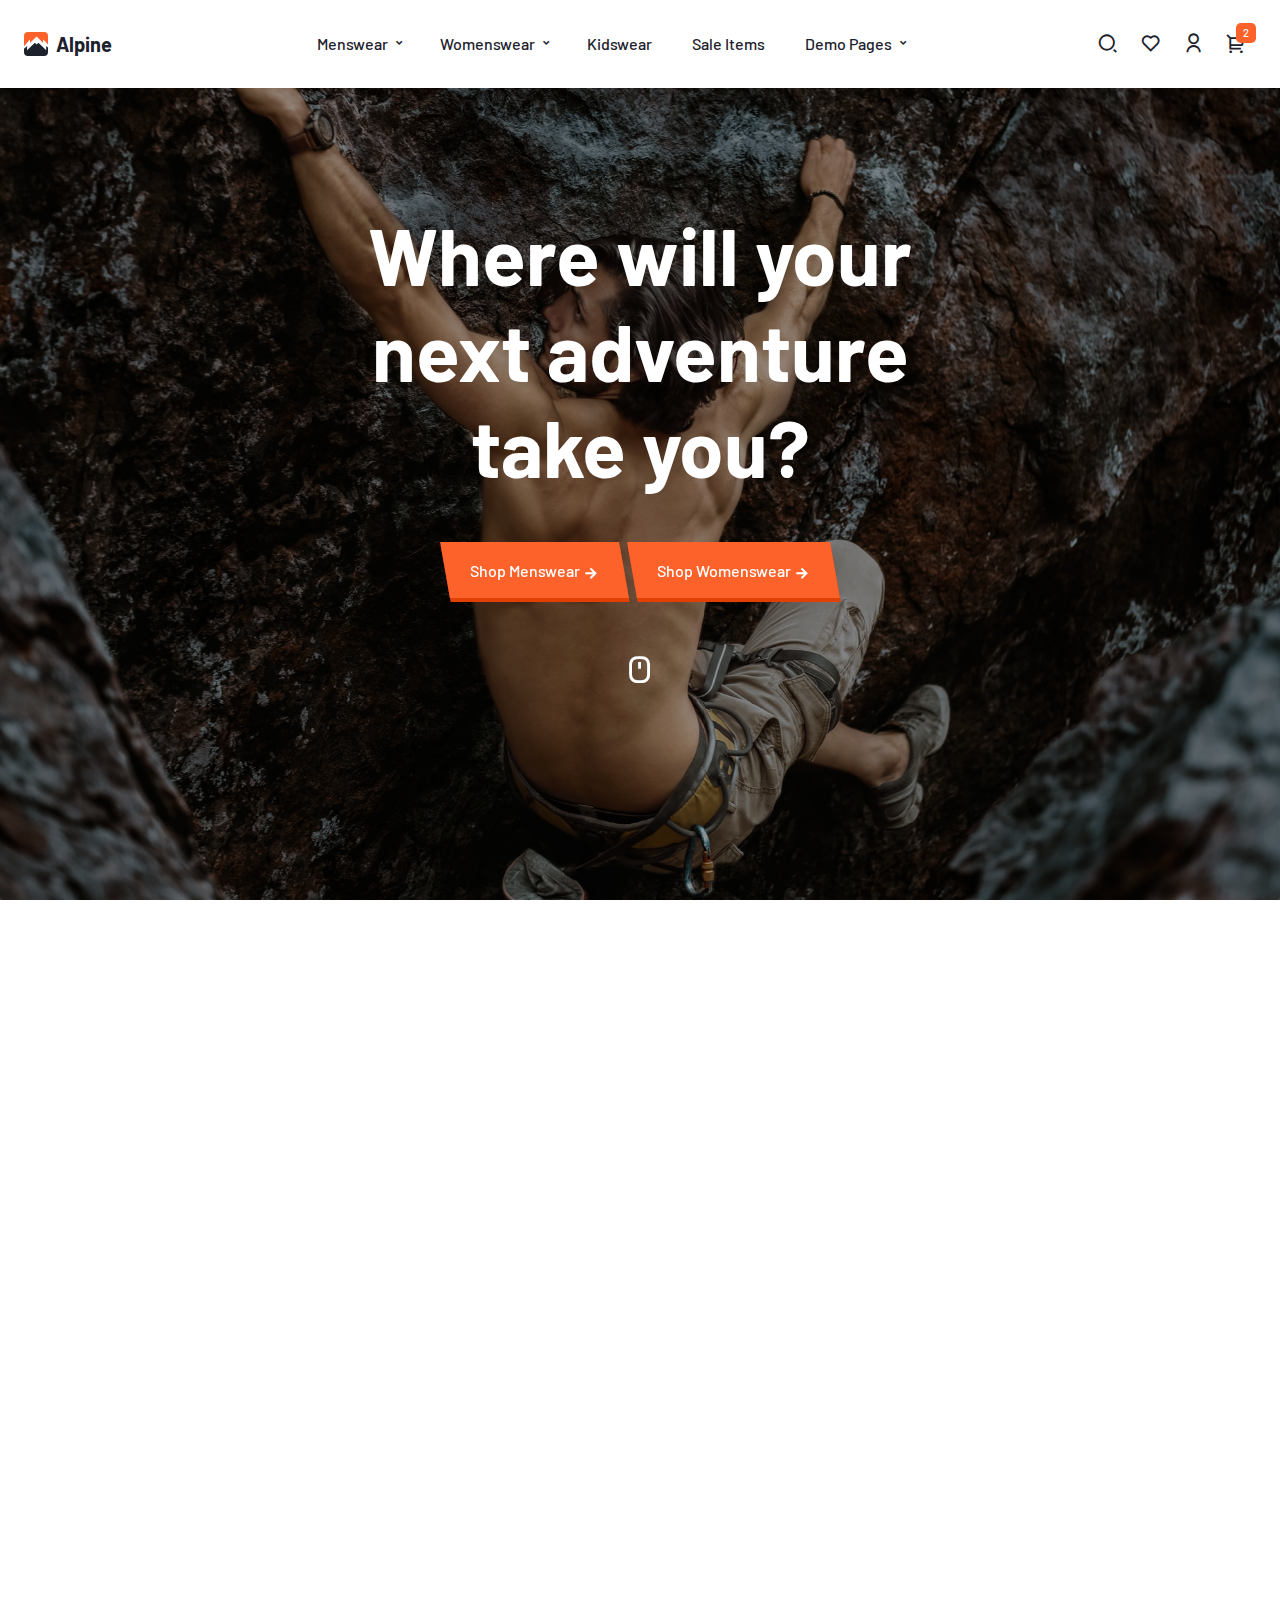
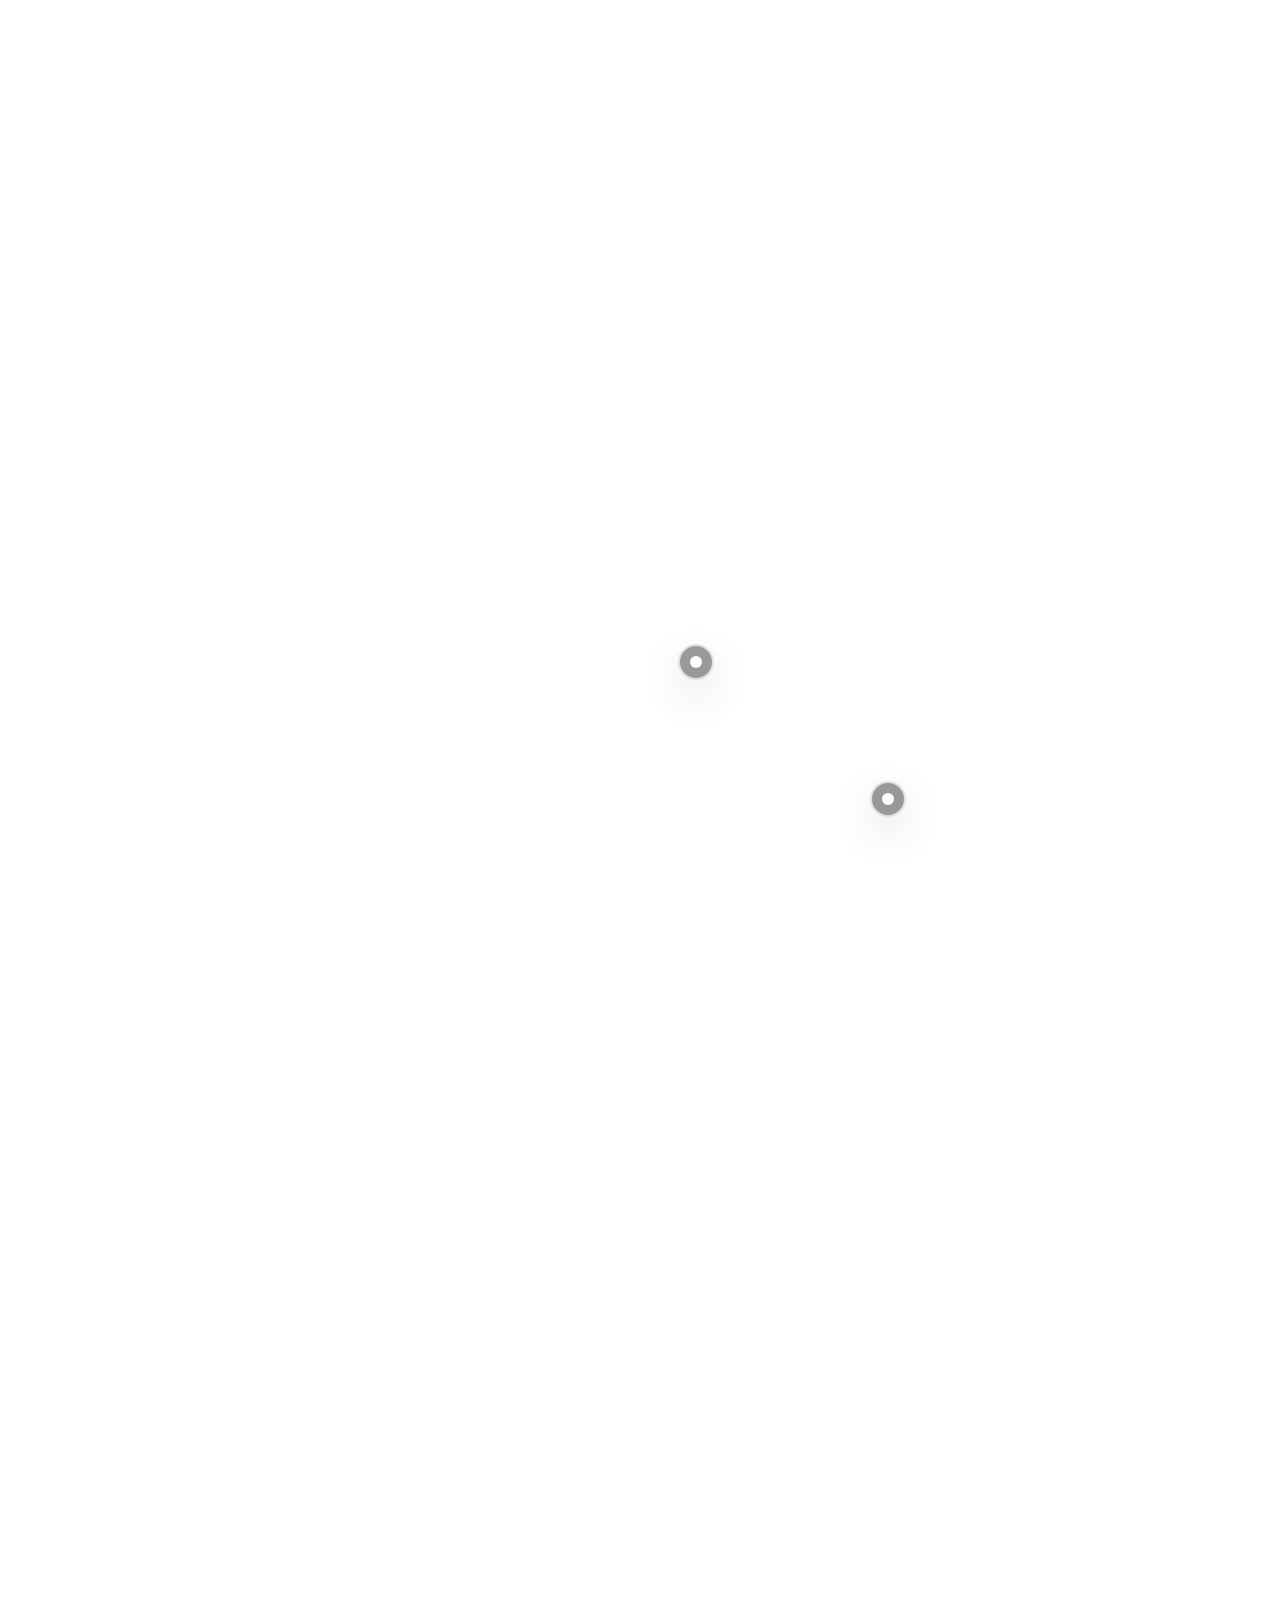
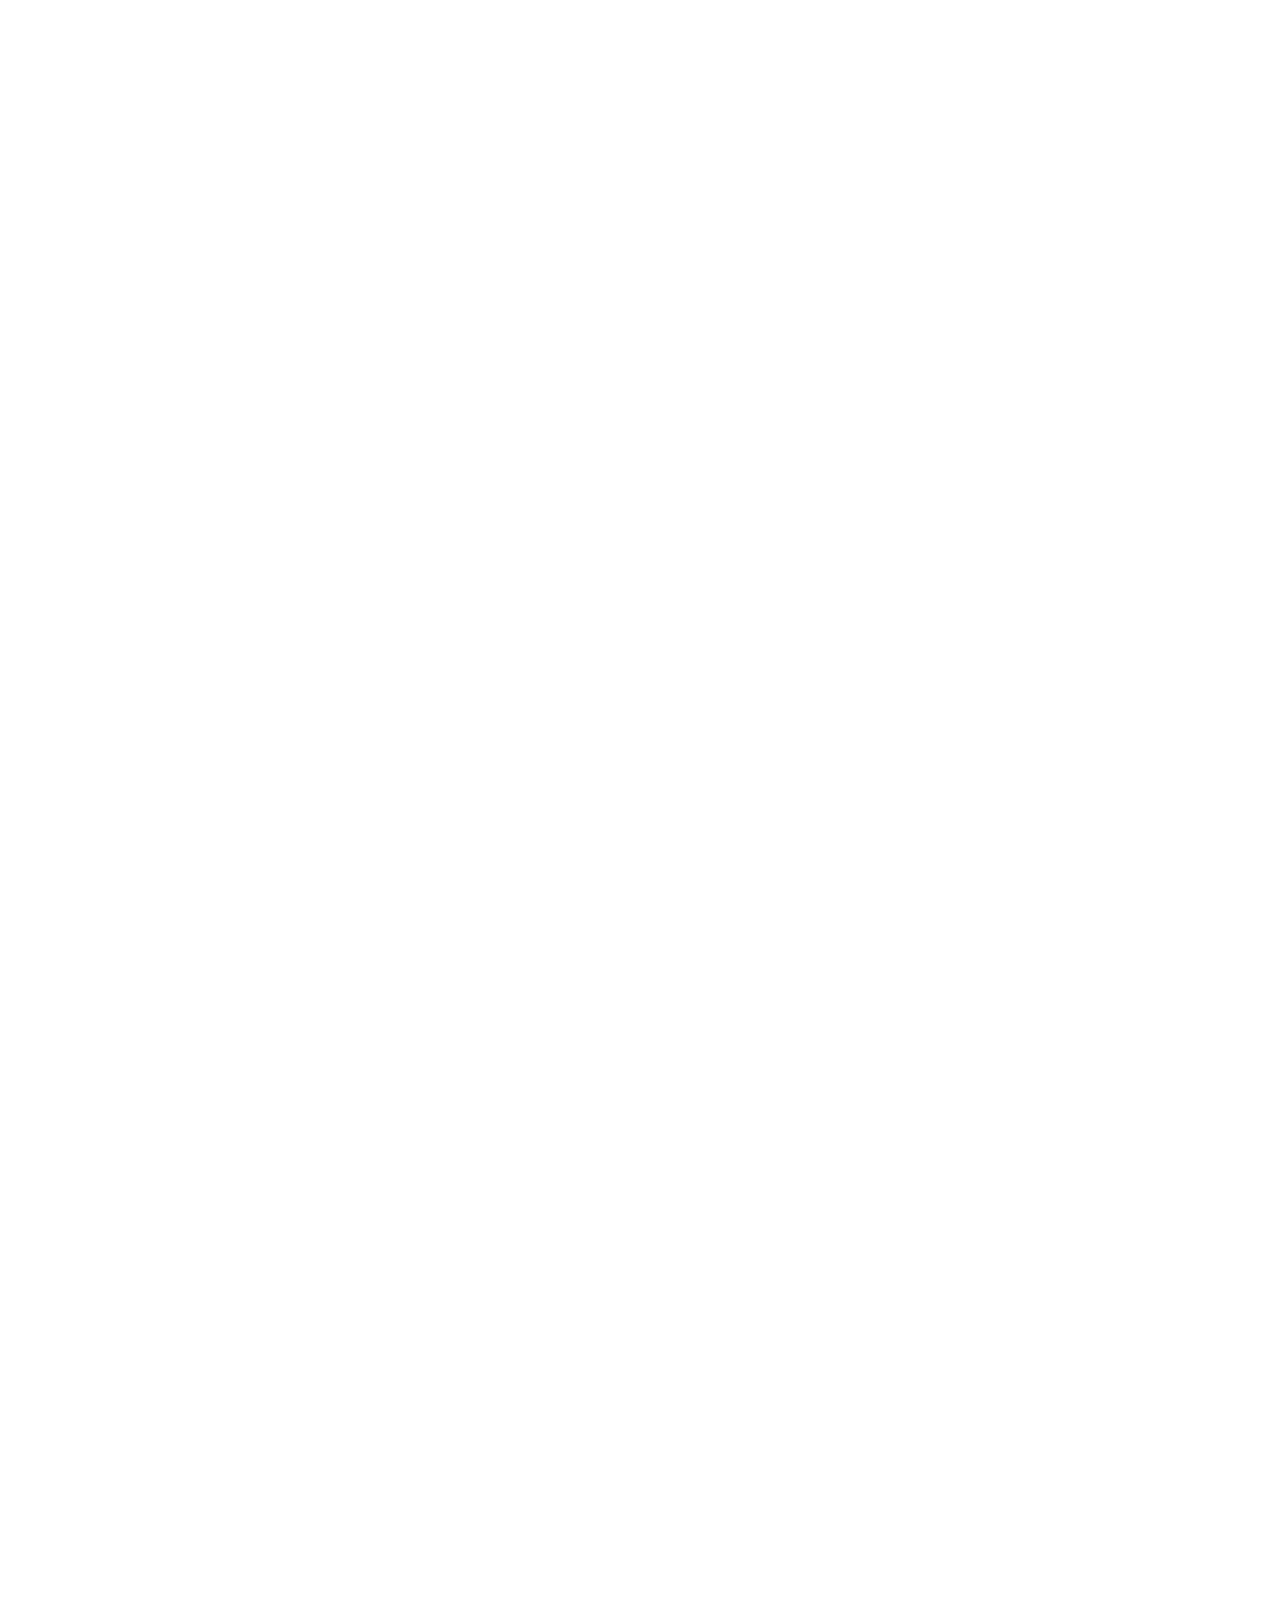
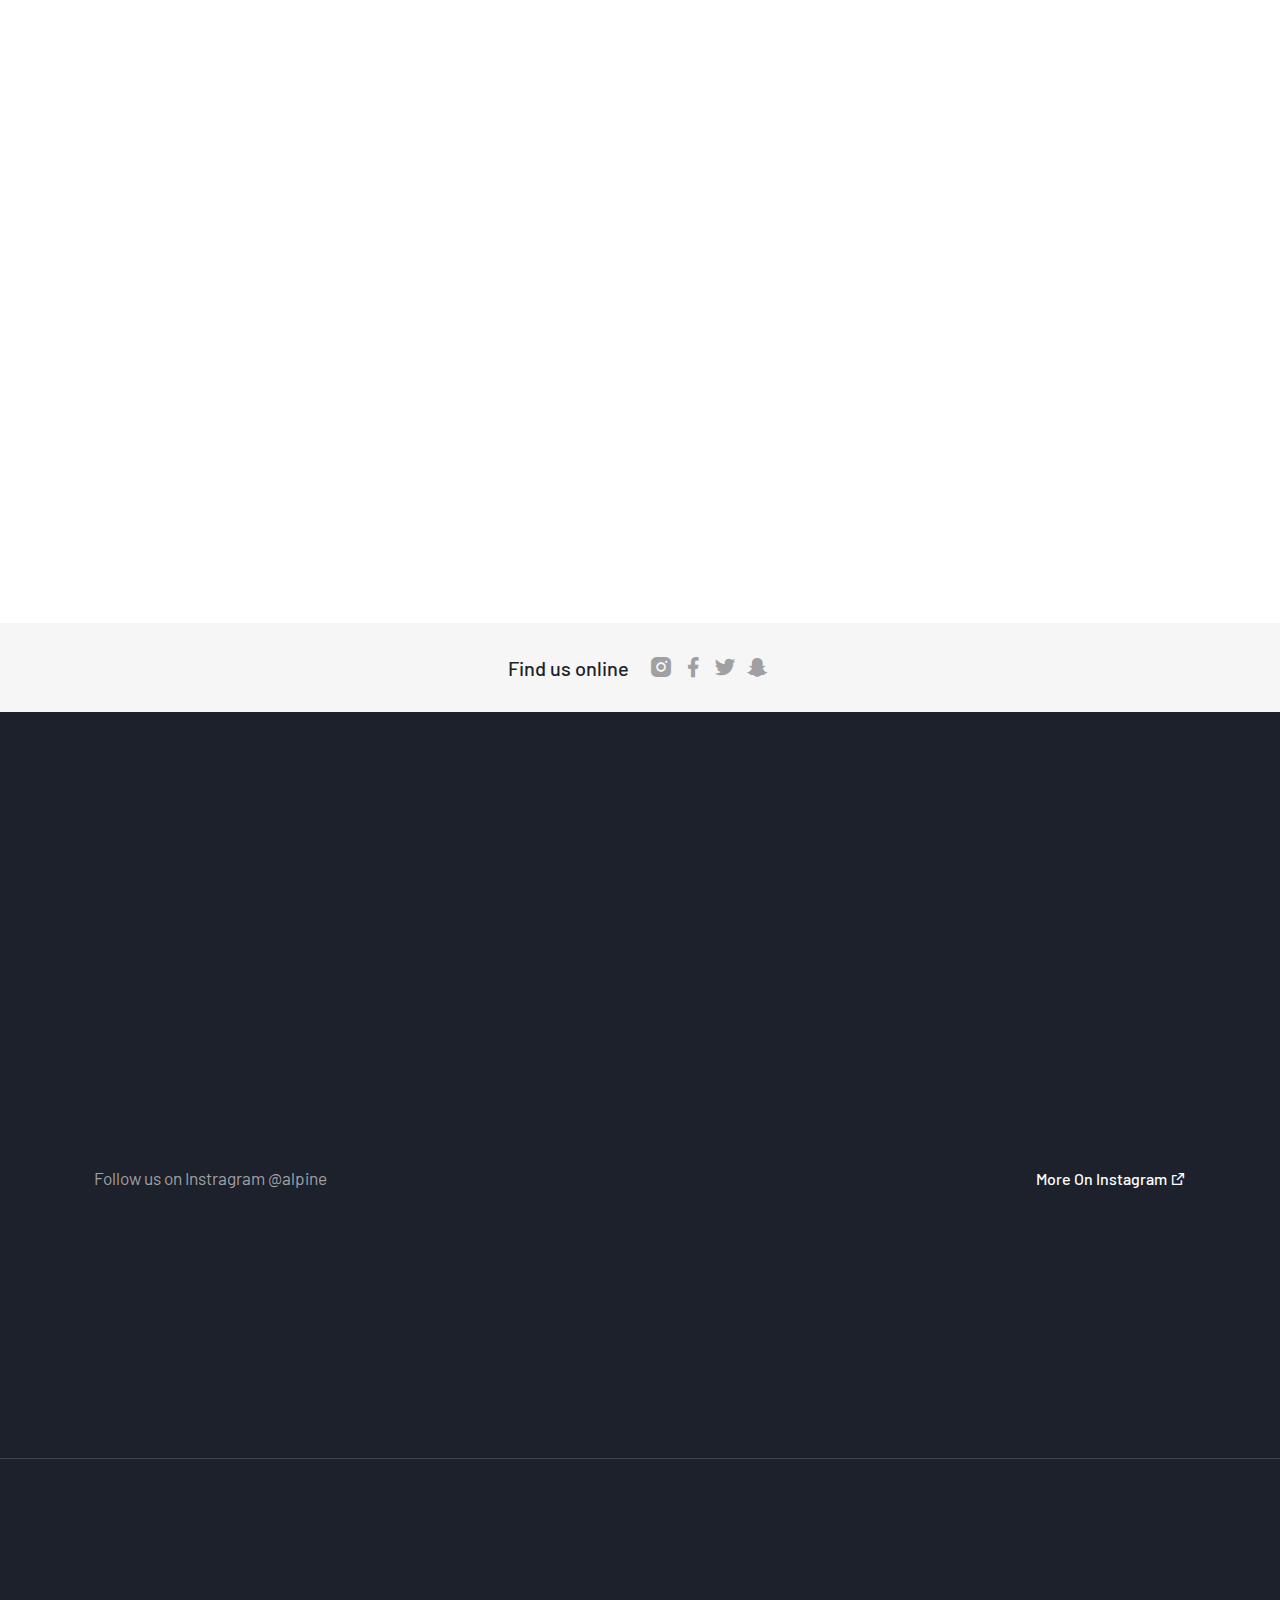
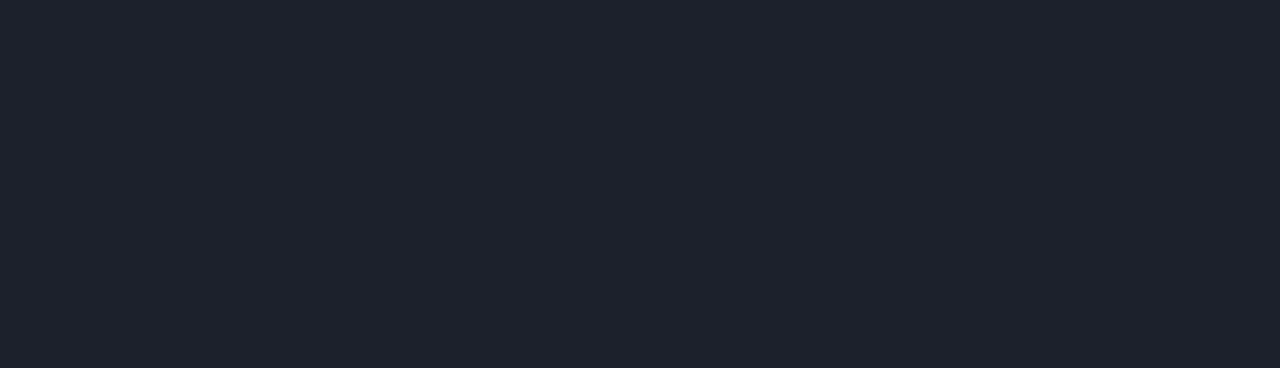
<file: public/index.html>
<!doctype html>
<html lang="en">

<!-- Head -->

<!-- Mirrored from alpine-html-bootstrap.vercel.app/ by HTTrack Website Copier/3.x [XR&CO'2014], Thu, 28 Sep 2023 14:15:10 GMT -->
<!-- Added by HTTrack --><meta http-equiv="content-type" content="text/html;charset=utf-8" /><!-- /Added by HTTrack -->
<head>
    <!-- Page Meta Tags-->
    <meta charset="utf-8">
    <meta http-equiv="x-ua-compatible" content="ie=edge">
    <meta name="viewport" content="width=device-width, initial-scale=1.0">
    <meta name="description" content="">
    <meta name="author" content="">
    <meta name="keywords" content="">

    <!-- Favicon -->
    <link rel="apple-touch-icon" sizes="180x180" href="assets/favicon/apple-touch-icon.png">
    <link rel="icon" type="image/png" sizes="32x32" href="assets/favicon/favicon-32x32.png">
    <link rel="icon" type="image/png" sizes="16x16" href="assets/favicon/favicon-16x16.png">
    <link rel="mask-icon" href="assets/favicon/safari-pinned-tab.html" color="#5bbad5">
    <meta name="msapplication-TileColor" content="#da532c">
    <meta name="theme-color" content="#ffffff">

    <!-- Vendor CSS -->
    <link rel="stylesheet" href="assets/css/libs.bundle.css" />

    <!-- Main CSS -->
    <link rel="stylesheet" href="assets/css/theme.bundle.css" />

    <!-- Google Fonts-->
    <link rel="preconnect" href="https://fonts.googleapis.com/">
    <link rel="preconnect" href="https://fonts.gstatic.com/" crossorigin>
    <link href="https://fonts.googleapis.com/css2?family=Barlow:wght@300;400;500;600;700&amp;display=swap" rel="stylesheet">

    <!-- Fix for custom scrollbar if JS is disabled-->
    <noscript>
        <style>
          /**
          * Reinstate scrolling for non-JS clients
          */
          .simplebar-content-wrapper {
            overflow: auto;
          }
        </style>
    </noscript>

    <!-- Page Title -->
    <title>Alpine | Bootstrap 5 Ecommerce HTML Template</title>

</head>
<body class="">

    <!-- Navbar -->
    <div class="position-relative z-index-30">
        <!-- Navbar -->
        <nav
            class="navbar navbar-expand-lg navbar-light bg-white border-bottom mx-0 p-0 flex-column  border-0 position-absolute w-100 z-index-30 bg-transparent navbar-dark navbar-transparent bg-white-hover transition-all">
            <div class="w-100 pb-lg-0 pt-lg-0 pt-4 pb-3">
                <div class="container-fluid d-flex justify-content-between align-items-center flex-wrap">

                    <!-- Logo-->
                    <a class="navbar-brand fw-bold fs-3 m-0 p-0 flex-shrink-0" href="index-2.html">
                        <!-- Start of Logo-->
                        <div class="d-flex align-items-center">
                            <div class="f-w-6 d-flex align-items-center me-2 lh-1">
                                <svg xmlns="http://www.w3.org/2000/svg" viewBox="0 0 194 194"><path fill="currentColor" class="svg-logo-white" d="M47.45,60l1.36,27.58,53.41-51.66,50.87,50,3.84-26L194,100.65V31.94A31.94,31.94,0,0,0,162.06,0H31.94A31.94,31.94,0,0,0,0,31.94v82.57Z"/><path fill="currentColor" class="svg-logo-dark" d="M178.8,113.19l1,34.41L116.3,85.92l-14.12,15.9L88.07,85.92,24.58,147.53l.93-34.41L0,134.86v27.2A31.94,31.94,0,0,0,31.94,194H162.06A31.94,31.94,0,0,0,194,162.06V125.83Z"/></svg>
                            </div> <span class="fs-5">Alpine</span>
                        </div>
                        <!-- / Logo-->

                    </a>
                    <!-- / Logo-->

                    <!-- Main Navigation-->
                    <div class="ms-5 flex-shrink-0 collapse navbar-collapse navbar-collapse-light w-auto flex-grow-1" id="navbarNavDropdown">

                        <!-- Mobile Nav Toggler-->
                        <button
                            class="btn btn-link px-2 text-decoration-none navbar-toggler border-0 position-absolute top-0 end-0 mt-3 me-2"
                            data-bs-toggle="collapse" data-bs-target="#navbarNavDropdown" aria-controls="navbarNavDropdown"
                            aria-expanded="false" aria-label="Toggle navigation">
                            <i class="ri-close-circle-line ri-2x"></i>
                        </button>
                        <!-- / Mobile Nav Toggler-->

                        <ul class="navbar-nav py-lg-2 mx-auto">
                            <li class="nav-item me-lg-4 dropdown position-static">
                                <a class="nav-link fw-bolder dropdown-toggle py-lg-4" href="#" role="button" data-bs-toggle="dropdown"
                                    aria-haspopup="true" aria-expanded="false">
                                    Menswear
                                </a>
                                <!-- Menswear dropdown menu-->
                                <div class="dropdown-menu dropdown-megamenu">
                                    <div class="container">
                                        <div class="row g-0">
                                            <!-- Dropdown Menu Links Section-->
                                            <div class="col-12 col-lg-7">
                                                <div class="row py-lg-5">

                                                    <!-- menu row-->
                                                    <div class="col col-lg-6 mb-5 mb-sm-0">
                                                        <h6 class="dropdown-heading">Waterproof Layers</h6>
                                                        <ul class="list-unstyled">
                                                            <li class="dropdown-list-item"><a class="dropdown-item" href="category.html">Waterproof
                                                                    Jackets</a></li>
                                                            <li class="dropdown-list-item"><a class="dropdown-item" href="category.html">Insulated
                                                                    Jackets</a></li>
                                                            <li class="dropdown-list-item"><a class="dropdown-item" href="category.html">Down
                                                                    Jackets</a></li>
                                                            <li class="dropdown-list-item"><a class="dropdown-item" href="category.html">Softshell
                                                                    Jackets</a></li>
                                                            <li class="dropdown-list-item"><a class="dropdown-item" href="category.html">Casual
                                                                    Jackets</a></li>
                                                            <li class="dropdown-list-item"><a class="dropdown-item" href="category.html">Windproof
                                                                    Jackets</a></li>
                                                            <li class="dropdown-list-item"><a class="dropdown-item" href="category.html">Breathable
                                                                    Jackets</a></li>
                                                            <li class="dropdown-list-item"><a class="dropdown-item" href="category.html">Cleaning &
                                                                    Proofing</a></li>
                                                            <li class="dropdown-list-item"><a class="dropdown-item dropdown-link-all"
                                                                    href="category.html">View All</a></li>
                                                        </ul>

                                                    </div>
                                                    <!-- /menu row-->

                                                    <!-- menu row-->
                                                    <div class="col col-lg-6">
                                                        <h6 class="dropdown-heading">Brands</h6>
                                                        <ul class="list-unstyled">
                                                            <li class="dropdown-list-item"><a class="dropdown-item" href="category.html">Lifestyle &
                                                                    Casual</a></li>
                                                            <li class="dropdown-list-item"><a class="dropdown-item" href="category.html">Walking
                                                                    Shoes</a></li>
                                                            <li class="dropdown-list-item"><a class="dropdown-item" href="category.html">Running
                                                                    Shoes</a></li>
                                                            <li class="dropdown-list-item"><a class="dropdown-item" href="category.html">Military
                                                                    Boots</a></li>
                                                            <li class="dropdown-list-item"><a class="dropdown-item" href="category.html">Fabric Walking
                                                                    Boots</a></li>
                                                            <li class="dropdown-list-item"><a class="dropdown-item" href="category.html">Leather
                                                                    Walking Boots</a></li>
                                                            <li class="dropdown-list-item"><a class="dropdown-item" href="category.html">Wellies</a>
                                                            </li>
                                                            <li class="dropdown-list-item"><a class="dropdown-item" href="category.html">Winter
                                                                    Footwear</a></li>
                                                            <li class="dropdown-list-item"><a class="dropdown-item dropdown-link-all"
                                                                    href="category.html">View All</a></li>
                                                        </ul>
                                                    </div>
                                                    <!-- /menu row-->

                                                </div>                    </div>
                                            <!-- /Dropdown Menu Links Section-->

                                            <!-- Dropdown Menu Images Section-->
                                            <div class="d-none d-lg-block col-lg-5">
                                                <div class="vw-50 h-100 bg-img-cover bg-pos-center-center position-absolute" style="background-image: url(assets/images/banners/banner-2.jpg);"></div>
                                            </div>
                                            <!-- Dropdown Menu Images Section-->
                                        </div>
                                    </div>
                                </div>
                                <!-- / Menswear dropdown menu-->
                            </li>
                            <li class="nav-item me-lg-4 dropdown position-static">
                                <a class="nav-link fw-bolder dropdown-toggle py-lg-4" href="#" role="button" data-bs-toggle="dropdown"
                                    aria-haspopup="true" aria-expanded="false">
                                    Womenswear
                                </a>
                                <!-- Womenswear dropdown menu-->
                                <div class="dropdown-menu dropdown-megamenu">
                                    <div class="container">
                                        <div class="row g-0">
                                            <!-- Dropdown Menu Links Section-->
                                            <div class="col-12 col-lg-7">
                                                <div class="row py-lg-5">

                                                    <!-- menu row-->
                                                    <div class="col col-lg-6 mb-5 mb-sm-0">
                                                        <h6 class="dropdown-heading">Waterproof Layers</h6>
                                                        <ul class="list-unstyled">
                                                            <li class="dropdown-list-item"><a class="dropdown-item" href="category.html">Waterproof
                                                                    Jackets</a></li>
                                                            <li class="dropdown-list-item"><a class="dropdown-item" href="category.html">Insulated
                                                                    Jackets</a></li>
                                                            <li class="dropdown-list-item"><a class="dropdown-item" href="category.html">Down
                                                                    Jackets</a></li>
                                                            <li class="dropdown-list-item"><a class="dropdown-item" href="category.html">Softshell
                                                                    Jackets</a></li>
                                                            <li class="dropdown-list-item"><a class="dropdown-item" href="category.html">Casual
                                                                    Jackets</a></li>
                                                            <li class="dropdown-list-item"><a class="dropdown-item" href="category.html">Windproof
                                                                    Jackets</a></li>
                                                            <li class="dropdown-list-item"><a class="dropdown-item" href="category.html">Breathable
                                                                    Jackets</a></li>
                                                            <li class="dropdown-list-item"><a class="dropdown-item" href="category.html">Cleaning &
                                                                    Proofing</a></li>
                                                            <li class="dropdown-list-item"><a class="dropdown-item dropdown-link-all"
                                                                    href="category.html">View All</a></li>
                                                        </ul>

                                                    </div>
                                                    <!-- /menu row-->

                                                    <!-- menu row-->
                                                    <div class="col col-lg-6">
                                                        <h6 class="dropdown-heading">Brands</h6>
                                                        <ul class="list-unstyled">
                                                            <li class="dropdown-list-item"><a class="dropdown-item" href="category.html">Lifestyle &
                                                                    Casual</a></li>
                                                            <li class="dropdown-list-item"><a class="dropdown-item" href="category.html">Walking
                                                                    Shoes</a></li>
                                                            <li class="dropdown-list-item"><a class="dropdown-item" href="category.html">Running
                                                                    Shoes</a></li>
                                                            <li class="dropdown-list-item"><a class="dropdown-item" href="category.html">Military
                                                                    Boots</a></li>
                                                            <li class="dropdown-list-item"><a class="dropdown-item" href="category.html">Fabric Walking
                                                                    Boots</a></li>
                                                            <li class="dropdown-list-item"><a class="dropdown-item" href="category.html">Leather
                                                                    Walking Boots</a></li>
                                                            <li class="dropdown-list-item"><a class="dropdown-item" href="category.html">Wellies</a>
                                                            </li>
                                                            <li class="dropdown-list-item"><a class="dropdown-item" href="category.html">Winter
                                                                    Footwear</a></li>
                                                            <li class="dropdown-list-item"><a class="dropdown-item dropdown-link-all"
                                                                    href="category.html">View All</a></li>
                                                        </ul>
                                                    </div>
                                                    <!-- /menu row-->

                                                </div>                    </div>
                                            <!-- /Dropdown Menu Links Section-->

                                            <!-- Dropdown Menu Images Section-->
                                            <div class="d-none d-lg-block col-lg-5">
                                                <div class="vw-50 h-100 bg-img-cover bg-pos-center-center position-absolute" style="background-image: url(assets/images/banners/banner-4.jpg);"></div>
                                            </div>
                                            <!-- Dropdown Menu Images Section-->
                                        </div>
                                    </div>
                                </div>
                                <!-- / Womenswear dropdown menu-->
                            </li>
                            <li class="nav-item me-lg-4">
                                <a class="nav-link fw-bolder py-lg-4" href="#">
                                    Kidswear
                                </a>
                            </li>
                            <li class="nav-item me-lg-4">
                                <a class="nav-link fw-bolder py-lg-4" href="#">
                                    Sale Items
                                </a>
                            </li>
                            <li class="nav-item dropdown me-lg-4">
                                <a class="nav-link fw-bolder dropdown-toggle py-lg-4" href="#" role="button" data-bs-toggle="dropdown"
                                    aria-haspopup="true" aria-expanded="false">
                                    Demo Pages
                                </a>
                                <ul class="dropdown-menu">
                                    <li><a class="dropdown-item" href="index-2.html">Homepage</a></li>
                                    <li><a class="dropdown-item" href="category.html">Category</a></li>
                                    <li><a class="dropdown-item" href="product.html">Product</a></li>
                                    <li><a class="dropdown-item" href="cart.html">Cart</a></li>
                                    <li><a class="dropdown-item" href="checkout.html">Checkout</a></li>
                                  </ul>
                            </li>
                        </ul>            </div>
                    <!-- / Main Navigation-->

                    <!-- Navbar Icons-->
                    <ul class="list-unstyled mb-0 d-flex align-items-center">

                        <!-- Navbar Toggle Icon-->
                        <li class="d-inline-block d-lg-none">
                            <button
                                class="btn btn-link px-2 text-decoration-none navbar-toggler border-0 d-flex align-items-center"
                                data-bs-toggle="collapse" data-bs-target="#navbarNavDropdown" aria-controls="navbarNavDropdown"
                                aria-expanded="false" aria-label="Toggle navigation">
                                <i class="ri-menu-line ri-lg align-middle"></i>
                            </button>
                        </li>
                        <!-- /Navbar Toggle Icon-->

                        <!-- Navbar Search-->
                        <li class="ms-1 d-inline-block">
                            <button
                                class="btn btn-link px-2 text-decoration-none d-flex align-items-center"
                                data-pr-search>
                                <i class="ri-search-2-line ri-lg align-middle"></i>
                            </button>
                        </li>
                        <!-- /Navbar Search-->

                        <!-- Navbar Wishlist-->
                        <li class="ms-1 d-none d-lg-inline-block">
                            <a class="btn btn-link px-2 py-0 text-decoration-none d-flex align-items-center"
                                href="#">
                                <i class="ri-heart-line ri-lg align-middle"></i>
                            </a>
                        </li>
                        <!-- /Navbar Wishlist-->

                        <!-- Navbar Login-->
                        <li class="ms-1 d-none d-lg-inline-block">
                            <a class="btn btn-link px-2 text-decoration-none d-flex align-items-center"
                                href="#">
                                <i class="ri-user-line ri-lg align-middle"></i>
                            </a>
                        </li>
                        <!-- /Navbar Login-->

                        <!-- Navbar Cart-->
                        <li class="ms-1 d-inline-block position-relative">
                            <button
                                class="btn btn-link px-2 text-decoration-none d-flex align-items-center disable-child-pointer"
                                data-bs-toggle="offcanvas" data-bs-target="#offcanvasCart" aria-controls="offcanvasCart">
                                <i class="ri-shopping-cart-2-line ri-lg align-middle position-relative z-index-10"></i>
                                <span
                                    class="fs-xs fw-bolder f-w-5 f-h-5 bg-orange rounded-lg d-block lh-1 pt-1 position-absolute top-0 end-0 z-index-20 mt-2 text-white">2</span>
                            </button>
                        </li>
                        <!-- /Navbar Cart-->

                    </ul>
                    <!-- Navbar Icons-->

                </div>
            </div>
        </nav>
        <!-- / Navbar-->    </div>
    <!-- / Navbar-->

    <!-- Main Section-->
    <section class="mt-0 ">
        <!-- Page Content Goes Here -->

        <!-- / Hero Section -->
        <section class="vh-100 position-relative bg-overlay-dark ">
            <div class="container d-flex h-100 justify-content-center align-items-center position-relative z-index-10">
                <div
                    class="d-flex justify-content-center align-items-center h-100 position-relative z-index-10 text-white">
                    <div>
                        <h1 class="display-1 fw-bold px-2 px-md-5 text-center mx-auto col-lg-8 mt-md-0"
                            data-aos="fade-up" data-aos-delay="1000">Where will your next adventure take you?</h1>
                        <div data-aos="fade-in" data-aos-delay="2000">
                            <div class="d-md-flex justify-content-center mt-4 mb-3 my-md-5">
                                <a href="category.html"
                                    class="btn btn-skew-left btn-orange btn-orange-chunky text-white mx-1 w-100 w-md-auto mb-2 mb-md-0"><span>Shop
                                        Menswear <i class="ri-arrow-right-line align-middle fw-bold"></i></span></a>
                                <a href="category.html"
                                    class="btn btn-skew-left btn-orange btn-orange-chunky text-white mx-1 w-100 w-md-auto mb-2 mb-md-0"><span>Shop
                                        Womenswear <i class="ri-arrow-right-line align-middle fw-bold"></i></span></a>
                            </div>
                            <i class="ri-mouse-line d-block text-center animation-float ri-2x transition-all opacity-50-hover text-white"
                                data-pixr-scrollto data-target=".brand-section" data-aos="fade-up"
                                data-aos-delay="700"></i>
                        </div>
                    </div>
                </div>
            </div>
            <div class="position-absolute z-index-1 top-0 bottom-0 start-0 end-0">
                <!-- Swiper Info -->
                <div class="swiper-container overflow-hidden bg-light w-100 h-100"
                  data-swiper
                  data-options='{
                    "slidesPerView": 1,
                    "speed": 1500,
                    "loop": true,
                    "effect": "fade",
                    "autoplay": {
                      "delay": 5000
                    }
                  }'>
                  <div class="swiper-wrapper">
                    <div class="swiper-slide position-relative">
                      <div class="w-100 h-100 bg-img-cover animation-move bg-pos-center-center" style="background-image: url(assets/images/slideshows/slideshow-1.jpg);">
                      </div>
                    </div>
                    <div class="swiper-slide position-relative">
                      <div class="w-100 h-100 bg-img-cover animation-move bg-pos-center-center" style="background-image: url(assets/images/slideshows/slideshow-2.jpg);">
                      </div>
                    </div>
                    <div class="swiper-slide position-relative">
                      <div class="w-100 h-100 bg-img-cover animation-move bg-pos-center-center" style="background-image: url(assets/images/slideshows/slideshow-3.jpg);">
                      </div>
                    </div>
                  </div>

                </div>
                <!-- / Swiper Info-->            </div>
        </section>
        <!--/ Hero Section-->

        <!-- Featured Brands-->
        <div class="mb-lg-7 bg-light py-4" data-aos="fade-in">
            <div class="container">
                <div class="row gx-3 align-items-center">
                    <div
                        class="col-12 justify-content-center justify-content-md-between align-items-center d-flex flex-wrap">
                        <div class="me-2 f-w-20 m-4 ms-md-0 mt-md-0 mb-md-0">
                            <a class="d-block" href="category.html" data-bs-toggle="tooltip"
                                data-bs-placement="top" title="Shop Kathmandu">
                                <img class="img-fluid d-table mx-auto" src="assets/images/logos/logo-1.svg"
                                    alt="Bootstrap 5 Template by Pixel Rocket">
                            </a>
                        </div>
                        <div class="me-2 f-w-20 m-4 ms-md-0 mt-md-0 mb-md-0">
                            <a class="d-block" href="category.html" data-bs-toggle="tooltip"
                                data-bs-placement="top" title="Shop Billabong">
                                <img class="img-fluid d-table mx-auto" src="assets/images/logos/logo-2.svg"
                                    alt="Bootstrap 5 Template by Pixel Rocket">
                            </a>
                        </div>
                        <div class="me-2 f-w-20 m-4 ms-md-0 mt-md-0 mb-md-0">
                            <a class="d-block" href="category.html" data-bs-toggle="tooltip"
                                data-bs-placement="top" title="Shop Oakley">
                                <img class="img-fluid d-table mx-auto" src="assets/images/logos/logo-9.svg"
                                    alt="Bootstrap 5 Template by Pixel Rocket">
                            </a>
                        </div>
                        <div class="me-2 f-w-20 m-4 ms-md-0 mt-md-0 mb-md-0">
                            <a class="d-block" href="category.html" data-bs-toggle="tooltip"
                                data-bs-placement="top" title="Shop Patagonia">
                                <img class="img-fluid d-table mx-auto" src="assets/images/logos/logo-4.svg"
                                    alt="Bootstrap 5 Template by Pixel Rocket">
                            </a>
                        </div>
                        <div class="me-2 f-w-20 m-4 ms-md-0 mt-md-0 mb-md-0">
                            <a class="d-block" href="category.html" data-bs-toggle="tooltip"
                                data-bs-placement="top" title="Shop North Face">
                                <img class="img-fluid d-table mx-auto" src="assets/images/logos/logo-5.svg"
                                    alt="Bootstrap 5 Template by Pixel Rocket">
                            </a>
                        </div>
                        <div class="me-2 f-w-20 m-4 ms-md-0 mt-md-0 mb-md-0">
                            <a class="d-block" href="category.html" data-bs-toggle="tooltip"
                                data-bs-placement="top" title="Shop Salomon">
                                <img class="img-fluid d-table mx-auto" src="assets/images/logos/logo-7.svg"
                                    alt="Bootstrap 5 Template by Pixel Rocket">
                            </a>
                        </div>
                        <a href="category.html" class="btn btn-link fw-bolder">Explore All Brands <i
                                class="ri-arrow-right-line align-bottom fw-bold"></i></a>
                    </div>
                </div>
            </div>
        </div>
        <!--/ Featured Brands-->

        <!-- Staff Picks-->
        <section class="mb-9 mt-5" data-aos="fade-up">
            <div class="container">
                <div class="w-md-50 mb-5">
                    <p class="small fw-bolder text-uppercase tracking-wider mb-2 text-muted">Summer Favourites</p>
                    <h2 class="display-5 fw-bold mb-3">Staff Picks</h2>
                    <p class="lead">We've sorted through our feed to put together a collection of our products perfect
                        for a summer outdoors.</p>
                </div>
                <!-- Swiper Latest -->
                <div class="swiper-container overflow-visible"
                  data-swiper
                  data-options='{
                    "spaceBetween": 25,
                    "cssMode": true,
                    "roundLengths": true,
                    "scrollbar": {
                      "el": ".swiper-scrollbar",
                      "hide": false,
                      "draggable": true
                    },
                    "navigation": {
                      "nextEl": ".swiper-next",
                      "prevEl": ".swiper-prev"
                    },
                    "breakpoints": {
                      "576": {
                        "slidesPerView": 1
                      },
                      "768": {
                        "slidesPerView": 2
                      },
                      "992": {
                        "slidesPerView": 3
                      },
                      "1200": {
                        "slidesPerView": 4
                      }
                    }
                  }'>
                  <div class="swiper-wrapper pb-5 pe-1">
                      <div class="swiper-slide d-flex h-auto">
                        <!-- Card Product-->
                        <div class="card position-relative h-100 card-listing hover-trigger">
                            <div class="card-header">
                                <picture class="position-relative overflow-hidden d-block bg-light">
                                    <img class="w-100 img-fluid position-relative z-index-10" title="" src="assets/images/products/product-1.jpg" alt="">
                                </picture>
                                    <picture class="position-absolute z-index-20 start-0 top-0 hover-show bg-light">
                                        <img class="w-100 img-fluid" title="" src="assets/images/products/product-1b.jpg" alt="">
                                    </picture>
                                <div class="card-actions">
                                    <span class="small text-uppercase tracking-wide fw-bolder text-center d-block">Quick Add</span>
                                    <div class="d-flex justify-content-center align-items-center flex-wrap mt-3">
                                        <button class="btn btn-outline-dark btn-sm mx-2">S</button>
                                        <button class="btn btn-outline-dark btn-sm mx-2">M</button>
                                        <button class="btn btn-outline-dark btn-sm mx-2">L</button>
                                    </div>
                                </div>
                            </div>
                            <div class="card-body px-0 text-center">
                                <div class="d-flex justify-content-center align-items-center mx-auto mb-1">
                                    <!-- Review Stars Small-->
                        <div class="rating position-relative d-table">
                            <div class="position-absolute stars" style="width: 90%">
                                <i class="ri-star-fill text-dark mr-1"></i>
                                <i class="ri-star-fill text-dark mr-1"></i>
                                <i class="ri-star-fill text-dark mr-1"></i>
                                <i class="ri-star-fill text-dark mr-1"></i>
                                <i class="ri-star-fill text-dark mr-1"></i>
                            </div>
                            <div class="stars">
                                <i class="ri-star-fill mr-1 text-muted opacity-25"></i>
                                <i class="ri-star-fill mr-1 text-muted opacity-25"></i>
                                <i class="ri-star-fill mr-1 text-muted opacity-25"></i>
                                <i class="ri-star-fill mr-1 text-muted opacity-25"></i>
                                <i class="ri-star-fill mr-1 text-muted opacity-25"></i>
                            </div>
                        </div> <span class="small fw-bolder ms-2 text-muted"> 4.7 (456)</span>
                                </div>
                                <a class="mb-0 mx-2 mx-md-4 fs-p link-cover text-decoration-none d-block text-center"
                                    href="product.html">Full Zip Hoodie</a>
                                    <p class="fw-bolder m-0 mt-2">$1129.99</p>
                            </div>
                        </div>
                        <!--/ Card Product-->
                      </div>
                      <div class="swiper-slide d-flex h-auto">
                        <!-- Card Product-->
                        <div class="card position-relative h-100 card-listing hover-trigger">
                                <span class="badge card-badge bg-secondary">-25%</span>
                            <div class="card-header">
                                <picture class="position-relative overflow-hidden d-block bg-light">
                                    <img class="w-100 img-fluid position-relative z-index-10" title="" src="assets/images/products/product-2.jpg" alt="">
                                </picture>
                                <div class="card-actions">
                                    <span class="small text-uppercase tracking-wide fw-bolder text-center d-block">Quick Add</span>
                                    <div class="d-flex justify-content-center align-items-center flex-wrap mt-3">
                                        <button class="btn btn-outline-dark btn-sm mx-2">S</button>
                                        <button class="btn btn-outline-dark btn-sm mx-2">M</button>
                                        <button class="btn btn-outline-dark btn-sm mx-2">L</button>
                                    </div>
                                </div>
                            </div>
                            <div class="card-body px-0 text-center">
                                <div class="d-flex justify-content-center align-items-center mx-auto mb-1">
                                    <!-- Review Stars Small-->
                        <div class="rating position-relative d-table">
                            <div class="position-absolute stars" style="width: 60%">
                                <i class="ri-star-fill text-dark mr-1"></i>
                                <i class="ri-star-fill text-dark mr-1"></i>
                                <i class="ri-star-fill text-dark mr-1"></i>
                                <i class="ri-star-fill text-dark mr-1"></i>
                                <i class="ri-star-fill text-dark mr-1"></i>
                            </div>
                            <div class="stars">
                                <i class="ri-star-fill mr-1 text-muted opacity-25"></i>
                                <i class="ri-star-fill mr-1 text-muted opacity-25"></i>
                                <i class="ri-star-fill mr-1 text-muted opacity-25"></i>
                                <i class="ri-star-fill mr-1 text-muted opacity-25"></i>
                                <i class="ri-star-fill mr-1 text-muted opacity-25"></i>
                            </div>
                        </div> <span class="small fw-bolder ms-2 text-muted"> 4.4 (1289)</span>
                                </div>
                                <a class="mb-0 mx-2 mx-md-4 fs-p link-cover text-decoration-none d-block text-center"
                                    href="product.html">Mens Sherpa Hoodie</a>
                                    <div class="d-flex justify-content-center align-items-center mt-2">
                                        <p class="mb-0 me-2 text-danger fw-bolder">$<span>599.55</span></p>
                                        <p class="mb-0 text-muted fw-bolder"><s>$<span>150.00</span></s></p>
                                    </div>
                            </div>
                        </div>
                        <!--/ Card Product-->
                      </div>
                      <div class="swiper-slide d-flex h-auto">
                        <!-- Card Product-->
                        <div class="card position-relative h-100 card-listing hover-trigger">
                                <span class="badge card-badge bg-secondary">-65%</span>
                            <div class="card-header">
                                <picture class="position-relative overflow-hidden d-block bg-light">
                                    <img class="w-100 img-fluid position-relative z-index-10" title="" src="assets/images/products/product-3.jpg" alt="">
                                </picture>
                                <div class="card-actions">
                                    <span class="small text-uppercase tracking-wide fw-bolder text-center d-block">Quick Add</span>
                                    <div class="d-flex justify-content-center align-items-center flex-wrap mt-3">
                                        <button class="btn btn-outline-dark btn-sm mx-2">S</button>
                                        <button class="btn btn-outline-dark btn-sm mx-2">M</button>
                                        <button class="btn btn-outline-dark btn-sm mx-2">L</button>
                                    </div>
                                </div>
                            </div>
                            <div class="card-body px-0 text-center">
                                <div class="d-flex justify-content-center align-items-center mx-auto mb-1">
                                    <!-- Review Stars Small-->
                        <div class="rating position-relative d-table">
                            <div class="position-absolute stars" style="width: 20%">
                                <i class="ri-star-fill text-dark mr-1"></i>
                                <i class="ri-star-fill text-dark mr-1"></i>
                                <i class="ri-star-fill text-dark mr-1"></i>
                                <i class="ri-star-fill text-dark mr-1"></i>
                                <i class="ri-star-fill text-dark mr-1"></i>
                            </div>
                            <div class="stars">
                                <i class="ri-star-fill mr-1 text-muted opacity-25"></i>
                                <i class="ri-star-fill mr-1 text-muted opacity-25"></i>
                                <i class="ri-star-fill mr-1 text-muted opacity-25"></i>
                                <i class="ri-star-fill mr-1 text-muted opacity-25"></i>
                                <i class="ri-star-fill mr-1 text-muted opacity-25"></i>
                            </div>
                        </div> <span class="small fw-bolder ms-2 text-muted"> 4.7 (754)</span>
                                </div>
                                <a class="mb-0 mx-2 mx-md-4 fs-p link-cover text-decoration-none d-block text-center"
                                    href="product.html">Womens Essentials Hoodie</a>
                                    <div class="d-flex justify-content-center align-items-center mt-2">
                                        <p class="mb-0 me-2 text-danger fw-bolder">$<span>779.55</span></p>
                                        <p class="mb-0 text-muted fw-bolder"><s>$<span>1100.00</span></s></p>
                                    </div>
                            </div>
                        </div>
                        <!--/ Card Product-->
                      </div>
                      <div class="swiper-slide d-flex h-auto">
                        <!-- Card Product-->
                        <div class="card position-relative h-100 card-listing hover-trigger">
                            <div class="card-header">
                                <picture class="position-relative overflow-hidden d-block bg-light">
                                    <img class="w-100 img-fluid position-relative z-index-10" title="" src="assets/images/products/product-4.jpg" alt="">
                                </picture>
                                <div class="card-actions">
                                    <span class="small text-uppercase tracking-wide fw-bolder text-center d-block">Quick Add</span>
                                    <div class="d-flex justify-content-center align-items-center flex-wrap mt-3">
                                        <button class="btn btn-outline-dark btn-sm mx-2">S</button>
                                        <button class="btn btn-outline-dark btn-sm mx-2">M</button>
                                        <button class="btn btn-outline-dark btn-sm mx-2">L</button>
                                    </div>
                                </div>
                            </div>
                            <div class="card-body px-0 text-center">
                                <div class="d-flex justify-content-center align-items-center mx-auto mb-1">
                                    <!-- Review Stars Small-->
                        <div class="rating position-relative d-table">
                            <div class="position-absolute stars" style="width: 70%">
                                <i class="ri-star-fill text-dark mr-1"></i>
                                <i class="ri-star-fill text-dark mr-1"></i>
                                <i class="ri-star-fill text-dark mr-1"></i>
                                <i class="ri-star-fill text-dark mr-1"></i>
                                <i class="ri-star-fill text-dark mr-1"></i>
                            </div>
                            <div class="stars">
                                <i class="ri-star-fill mr-1 text-muted opacity-25"></i>
                                <i class="ri-star-fill mr-1 text-muted opacity-25"></i>
                                <i class="ri-star-fill mr-1 text-muted opacity-25"></i>
                                <i class="ri-star-fill mr-1 text-muted opacity-25"></i>
                                <i class="ri-star-fill mr-1 text-muted opacity-25"></i>
                            </div>
                        </div> <span class="small fw-bolder ms-2 text-muted"> 4.4 (1289)</span>
                                </div>
                                <a class="mb-0 mx-2 mx-md-4 fs-p link-cover text-decoration-none d-block text-center"
                                    href="product.html">Elevated Lined Hoodie</a>
                                    <p class="fw-bolder m-0 mt-2">$1829.99</p>
                            </div>
                        </div>
                        <!--/ Card Product-->
                      </div>
                      <div class="swiper-slide d-flex h-auto">
                        <!-- Card Product-->
                        <div class="card position-relative h-100 card-listing hover-trigger">
                            <div class="card-header">
                                <picture class="position-relative overflow-hidden d-block bg-light">
                                    <img class="w-100 img-fluid position-relative z-index-10" title="" src="assets/images/products/product-5.jpg" alt="">
                                </picture>
                                    <picture class="position-absolute z-index-20 start-0 top-0 hover-show bg-light">
                                        <img class="w-100 img-fluid" title="" src="assets/images/products/product-5b.jpg" alt="">
                                    </picture>
                                <div class="card-actions">
                                    <span class="small text-uppercase tracking-wide fw-bolder text-center d-block">Quick Add</span>
                                    <div class="d-flex justify-content-center align-items-center flex-wrap mt-3">
                                        <button class="btn btn-outline-dark btn-sm mx-2">S</button>
                                        <button class="btn btn-outline-dark btn-sm mx-2">M</button>
                                        <button class="btn btn-outline-dark btn-sm mx-2">L</button>
                                    </div>
                                </div>
                            </div>
                            <div class="card-body px-0 text-center">
                                <div class="d-flex justify-content-center align-items-center mx-auto mb-1">
                                    <!-- Review Stars Small-->
                        <div class="rating position-relative d-table">
                            <div class="position-absolute stars" style="width: 84%">
                                <i class="ri-star-fill text-dark mr-1"></i>
                                <i class="ri-star-fill text-dark mr-1"></i>
                                <i class="ri-star-fill text-dark mr-1"></i>
                                <i class="ri-star-fill text-dark mr-1"></i>
                                <i class="ri-star-fill text-dark mr-1"></i>
                            </div>
                            <div class="stars">
                                <i class="ri-star-fill mr-1 text-muted opacity-25"></i>
                                <i class="ri-star-fill mr-1 text-muted opacity-25"></i>
                                <i class="ri-star-fill mr-1 text-muted opacity-25"></i>
                                <i class="ri-star-fill mr-1 text-muted opacity-25"></i>
                                <i class="ri-star-fill mr-1 text-muted opacity-25"></i>
                            </div>
                        </div> <span class="small fw-bolder ms-2 text-muted"> 4.8 (189)</span>
                                </div>
                                <a class="mb-0 mx-2 mx-md-4 fs-p link-cover text-decoration-none d-block text-center"
                                    href="product.html">Mens Slab Hoodie</a>
                                    <p class="fw-bolder m-0 mt-2">$29.99</p>
                            </div>
                        </div>
                        <!--/ Card Product-->
                      </div>
                      <div class="swiper-slide d-flex h-auto">
                        <!-- Card Product-->
                        <div class="card position-relative h-100 card-listing hover-trigger">
                            <div class="card-header">
                                <picture class="position-relative overflow-hidden d-block bg-light">
                                    <img class="w-100 img-fluid position-relative z-index-10" title="" src="assets/images/products/product-6.jpg" alt="">
                                </picture>
                                <div class="card-actions">
                                    <span class="small text-uppercase tracking-wide fw-bolder text-center d-block">Quick Add</span>
                                    <div class="d-flex justify-content-center align-items-center flex-wrap mt-3">
                                        <button class="btn btn-outline-dark btn-sm mx-2">S</button>
                                        <button class="btn btn-outline-dark btn-sm mx-2">M</button>
                                        <button class="btn btn-outline-dark btn-sm mx-2">L</button>
                                    </div>
                                </div>
                            </div>
                            <div class="card-body px-0 text-center">
                                <div class="d-flex justify-content-center align-items-center mx-auto mb-1">
                                    <!-- Review Stars Small-->
                        <div class="rating position-relative d-table">
                            <div class="position-absolute stars" style="width: 60%">
                                <i class="ri-star-fill text-dark mr-1"></i>
                                <i class="ri-star-fill text-dark mr-1"></i>
                                <i class="ri-star-fill text-dark mr-1"></i>
                                <i class="ri-star-fill text-dark mr-1"></i>
                                <i class="ri-star-fill text-dark mr-1"></i>
                            </div>
                            <div class="stars">
                                <i class="ri-star-fill mr-1 text-muted opacity-25"></i>
                                <i class="ri-star-fill mr-1 text-muted opacity-25"></i>
                                <i class="ri-star-fill mr-1 text-muted opacity-25"></i>
                                <i class="ri-star-fill mr-1 text-muted opacity-25"></i>
                                <i class="ri-star-fill mr-1 text-muted opacity-25"></i>
                            </div>
                        </div> <span class="small fw-bolder ms-2 text-muted"> 4.5 (1567)</span>
                                </div>
                                <a class="mb-0 mx-2 mx-md-4 fs-p link-cover text-decoration-none d-block text-center"
                                    href="product.html">Blocked Striped Hoodie</a>
                                    <p class="fw-bolder m-0 mt-2">$1329.99</p>
                            </div>
                        </div>
                        <!--/ Card Product-->
                      </div>
                      <div class="swiper-slide d-flex h-auto">
                        <!-- Card Product-->
                        <div class="card position-relative h-100 card-listing hover-trigger">
                                <span class="badge card-badge bg-secondary">-13%</span>
                            <div class="card-header">
                                <picture class="position-relative overflow-hidden d-block bg-light">
                                    <img class="w-100 img-fluid position-relative z-index-10" title="" src="assets/images/products/product-7.jpg" alt="">
                                </picture>
                                <div class="card-actions">
                                    <span class="small text-uppercase tracking-wide fw-bolder text-center d-block">Quick Add</span>
                                    <div class="d-flex justify-content-center align-items-center flex-wrap mt-3">
                                        <button class="btn btn-outline-dark btn-sm mx-2">S</button>
                                        <button class="btn btn-outline-dark btn-sm mx-2">M</button>
                                        <button class="btn btn-outline-dark btn-sm mx-2">L</button>
                                    </div>
                                </div>
                            </div>
                            <div class="card-body px-0 text-center">
                                <div class="d-flex justify-content-center align-items-center mx-auto mb-1">
                                    <!-- Review Stars Small-->
                        <div class="rating position-relative d-table">
                            <div class="position-absolute stars" style="width: 60%">
                                <i class="ri-star-fill text-dark mr-1"></i>
                                <i class="ri-star-fill text-dark mr-1"></i>
                                <i class="ri-star-fill text-dark mr-1"></i>
                                <i class="ri-star-fill text-dark mr-1"></i>
                                <i class="ri-star-fill text-dark mr-1"></i>
                            </div>
                            <div class="stars">
                                <i class="ri-star-fill mr-1 text-muted opacity-25"></i>
                                <i class="ri-star-fill mr-1 text-muted opacity-25"></i>
                                <i class="ri-star-fill mr-1 text-muted opacity-25"></i>
                                <i class="ri-star-fill mr-1 text-muted opacity-25"></i>
                                <i class="ri-star-fill mr-1 text-muted opacity-25"></i>
                            </div>
                        </div> <span class="small fw-bolder ms-2 text-muted"> 4.4 (1289)</span>
                                </div>
                                <a class="mb-0 mx-2 mx-md-4 fs-p link-cover text-decoration-none d-block text-center"
                                    href="product.html">Womens Classic Hoodie</a>
                                    <div class="d-flex justify-content-center align-items-center mt-2">
                                        <p class="mb-0 me-2 text-danger fw-bolder">$<span>599.55</span></p>
                                        <p class="mb-0 text-muted fw-bolder"><s>$<span>150.00</span></s></p>
                                    </div>
                            </div>
                        </div>
                        <!--/ Card Product-->
                      </div>
                      <div class="swiper-slide d-flex h-auto">
                        <!-- Card Product-->
                        <div class="card position-relative h-100 card-listing hover-trigger">
                                <span class="badge card-badge bg-secondary">-33%</span>
                            <div class="card-header">
                                <picture class="position-relative overflow-hidden d-block bg-light">
                                    <img class="w-100 img-fluid position-relative z-index-10" title="" src="assets/images/products/product-8.jpg" alt="">
                                </picture>
                                <div class="card-actions">
                                    <span class="small text-uppercase tracking-wide fw-bolder text-center d-block">Quick Add</span>
                                    <div class="d-flex justify-content-center align-items-center flex-wrap mt-3">
                                        <button class="btn btn-outline-dark btn-sm mx-2">S</button>
                                        <button class="btn btn-outline-dark btn-sm mx-2">M</button>
                                        <button class="btn btn-outline-dark btn-sm mx-2">L</button>
                                    </div>
                                </div>
                            </div>
                            <div class="card-body px-0 text-center">
                                <div class="d-flex justify-content-center align-items-center mx-auto mb-1">
                                    <!-- Review Stars Small-->
                        <div class="rating position-relative d-table">
                            <div class="position-absolute stars" style="width: 20%">
                                <i class="ri-star-fill text-dark mr-1"></i>
                                <i class="ri-star-fill text-dark mr-1"></i>
                                <i class="ri-star-fill text-dark mr-1"></i>
                                <i class="ri-star-fill text-dark mr-1"></i>
                                <i class="ri-star-fill text-dark mr-1"></i>
                            </div>
                            <div class="stars">
                                <i class="ri-star-fill mr-1 text-muted opacity-25"></i>
                                <i class="ri-star-fill mr-1 text-muted opacity-25"></i>
                                <i class="ri-star-fill mr-1 text-muted opacity-25"></i>
                                <i class="ri-star-fill mr-1 text-muted opacity-25"></i>
                                <i class="ri-star-fill mr-1 text-muted opacity-25"></i>
                            </div>
                        </div> <span class="small fw-bolder ms-2 text-muted"> 4.7 (754)</span>
                                </div>
                                <a class="mb-0 mx-2 mx-md-4 fs-p link-cover text-decoration-none d-block text-center"
                                    href="product.html">Mens Sherpa Hoodie</a>
                                    <div class="d-flex justify-content-center align-items-center mt-2">
                                        <p class="mb-0 me-2 text-danger fw-bolder">$<span>779.55</span></p>
                                        <p class="mb-0 text-muted fw-bolder"><s>$<span>1100.00</span></s></p>
                                    </div>
                            </div>
                        </div>
                        <!--/ Card Product-->
                      </div>
                    <div class="swiper-slide d-flex h-auto justify-content-center align-items-center">
                      <a href="category.html" class="d-flex text-decoration-none flex-column justify-content-center align-items-center">
                        <span class="btn btn-dark btn-icon mb-3"><i class="ri-arrow-right-line ri-lg lh-1"></i></span>
                        <span class="lead fw-bolder">See All</span>
                      </a>
                    </div>
                  </div>

                  <!-- Buttons-->
                  <div class="swiper-btn swiper-disabled-hide swiper-prev swiper-btn-side btn-icon bg-dark text-white ms-3 shadow-lg mt-n5 ms-n4"><i class="ri-arrow-left-s-line ri-lg"></i></div>
                  <div class="swiper-btn swiper-disabled-hide swiper-next swiper-btn-side swiper-btn-side-right btn-icon bg-dark text-white me-n4 shadow-lg mt-n5"><i class="ri-arrow-right-s-line ri-lg"></i></div>

                  <!-- Add Scrollbar -->
                  <div class="swiper-scrollbar"></div>

                </div>
                <!-- / Swiper Latest-->            </div>
        </section>
        <!-- / Staff Picks-->

        <!-- Image Hotspot Banner-->
        <section class="my-10 position-relative">
            <!-- SVG Shape Divider-->
            <div class="position-absolute z-index-50 text-white top-0 start-0 end-0">
                <svg class="align-self-start d-flex" xmlns="http://www.w3.org/2000/svg" viewBox="0 0 1283 53.25"><polygon fill="currentColor" points="1283 0 0 0 0 53.25 1283 0"/></svg></div>
            <!-- /SVG Shape Divider-->

            <div class="w-100 h-100 bg-img-cover bg-pos-center-center hotspot-container py-5 py-md-7 py-lg-10" style="background-image: url(https://images.unsplash.com/photo-1508746829417-e6f548d8d6ed?ixid=MnwxMjA3fDB8MHxwaG90by1wYWdlfHx8fGVufDB8fHx8&amp;ixlib=rb-1.2.1&amp;auto=format&amp;fit=crop&amp;w=1950&amp;q=80);">
                <div class="hotspot d-none d-lg-block" data-options='{
                    "placement": {
                        "left": "68%",
                        "bottom": "40%"
                    },
                    "alwaysVisible": true,
                    "alwaysAnimate": true,
                    "contentTarget": "#hotspot-one",
                    "trigger": "mouseenter"
                }'>
                </div>
                <div class="hotspot d-none d-lg-block" data-options='{
                    "placement": {
                        "left": "53%",
                        "top": "40%"
                    },
                    "alwaysVisible": true,
                    "alwaysAnimate": true,
                    "contentTarget": "#hotspot-one"
                }'>
                </div>
                <div class="container py-lg-8 position-relative z-index-10 d-flex align-items-center" data-aos="fade-left">
                    <div class="py-8 d-flex justify-content-end align-items-start align-items-lg-end flex-column col-lg-4 text-lg-end">
                        <p class="small fw-bolder text-uppercase tracking-wider mb-2 text-muted">Extreme Performance</p>
                        <h2 class="display-5 fw-bold mb-3">The North Face</h2>
                        <p class="lead d-none d-lg-block">Be ready all year round with our selection of North Face outdoor jackets — perfect for any time of the year and year round. Choose from a variety of colour shades and styles to warm you up in cold conditions.</p>
                        <a class="text-decoration-none fw-bolder" href="#">Shop The North Face &rarr;</a>
                    </div>
                </div>

                <!-- Example Hotspot HTML Content -->
                <div id="hotspot-one" class="d-none">
                    <div class="m-n2 rounded overflow-hidden">
                        <div class="mb-1 bg-light d-flex justify-content-center">
                            <div class="f-w-48 px-3 pt-3">
                                <img class="img-fluid" src="assets/images/products/product-3.jpg" alt="Bootstrap 5 Template by Pixel Rocket">
                            </div>
                        </div>
                        <div class="px-4 py-4 text-center">
                            <div class="d-flex justify-content-center align-items-center mx-auto mb-1">
                                <!-- Review Stars Small-->
            <div class="rating position-relative d-table">
                <div class="position-absolute stars" style="width: 80%">
                    <i class="ri-star-fill text-dark mr-1"></i>
                    <i class="ri-star-fill text-dark mr-1"></i>
                    <i class="ri-star-fill text-dark mr-1"></i>
                    <i class="ri-star-fill text-dark mr-1"></i>
                    <i class="ri-star-fill text-dark mr-1"></i>
                </div>
                <div class="stars">
                    <i class="ri-star-fill mr-1 text-muted opacity-25"></i>
                    <i class="ri-star-fill mr-1 text-muted opacity-25"></i>
                    <i class="ri-star-fill mr-1 text-muted opacity-25"></i>
                    <i class="ri-star-fill mr-1 text-muted opacity-25"></i>
                    <i class="ri-star-fill mr-1 text-muted opacity-25"></i>
                </div>
            </div> <span class="small fw-bolder ms-2 text-muted"> 4.4 (1289)</span>
                            </div>
                            <p class="mb-0 mx-4">Pusher Outdoor Jeans Black Women</p>
                            <p class="lead lh-1 m-0 fw-bolder mt-2 mb-3">$199.87</p>
                            <a href="product.html" class="fw-bolder text-link-border pb-1 fs-6">Full details <i class="ri-arrow-right-line align-bottom"></i></a>
                        </div>
                    </div>
                </div>
            </div>

            <!-- SVG Shape Divider-->
            <div class="position-absolute z-index-50 text-white bottom-0 start-0 end-0">
                <svg class="align-self-end d-flex" xmlns="http://www.w3.org/2000/svg" viewBox="0 0 1283 53.25"><polygon fill="currentColor" points="0 53.25 1283 53.25 1283 0 0 53.25"/></svg></div>
            <!-- /SVG Shape Divider-->        </section>
        <!-- / Image Hotspot Banner-->



        <!-- Linked Product Carousels-->
        <section class="py-5" data-aos="fade-in">
            <div class="container">
                <div class="row g-5">
                    <div class="col-12 col-md-7" data-aos="fade-right">
                        <div class="m-0">
                            <p class="small fw-bolder text-uppercase tracking-wider mb-2 text-muted">Hiking Essentials
                            </p>
                            <h2 class="display-5 fw-bold mb-6">Our Latest Must-Have Products</h2>
                            <div class="px-8 position-relative">

                                <!-- Swiper-->
                                <div class="swiper-container swiper-linked-carousel-small">

                                    <!-- Add Pagination -->
                                    <div class="swiper-pagination-blocks mb-4">
                                        <div class="swiper-pagination-custom"></div>
                                    </div>

                                    <div class="swiper-wrapper">

                                        <!-- Swiper Slide-->
                                        <div class="swiper-slide overflow-hidden">
                                            <!-- Card-->
                                            <!-- Card Product-->
                                            <div class="card position-relative h-100 card-listing hover-trigger">
                                                <div class="card-header">
                                                    <picture class="position-relative overflow-hidden d-block bg-light">
                                                        <img class="w-100 img-fluid position-relative z-index-10" title="" src="assets/images/products/product-12.jpg" alt="Bootstrap 5 Template by Pixel Rocket">
                                                    </picture>
                                                    <div class="card-actions">
                                                        <span class="small text-uppercase tracking-wide fw-bolder text-center d-block">Quick Add</span>
                                                        <div class="d-flex justify-content-center align-items-center flex-wrap mt-3">
                                                            <button class="btn btn-outline-dark btn-sm mx-2">S</button>
                                                            <button class="btn btn-outline-dark btn-sm mx-2">M</button>
                                                            <button class="btn btn-outline-dark btn-sm mx-2">L</button>
                                                        </div>
                                                    </div>
                                                </div>
                                                <div class="card-body px-0 text-center">
                                                    <div class="d-flex justify-content-center align-items-center mx-auto mb-1">
                                                        <!-- Review Stars Small-->
                                            <div class="rating position-relative d-table">
                                                <div class="position-absolute stars" style="width: 80%">
                                                    <i class="ri-star-fill text-dark mr-1"></i>
                                                    <i class="ri-star-fill text-dark mr-1"></i>
                                                    <i class="ri-star-fill text-dark mr-1"></i>
                                                    <i class="ri-star-fill text-dark mr-1"></i>
                                                    <i class="ri-star-fill text-dark mr-1"></i>
                                                </div>
                                                <div class="stars">
                                                    <i class="ri-star-fill mr-1 text-muted opacity-25"></i>
                                                    <i class="ri-star-fill mr-1 text-muted opacity-25"></i>
                                                    <i class="ri-star-fill mr-1 text-muted opacity-25"></i>
                                                    <i class="ri-star-fill mr-1 text-muted opacity-25"></i>
                                                    <i class="ri-star-fill mr-1 text-muted opacity-25"></i>
                                                </div>
                                            </div> <span class="small fw-bolder ms-2 text-muted"> 4.7 (1669)</span>
                                                    </div>
                                                    <a class="mb-0 mx-2 mx-md-4 fs-p link-cover text-decoration-none d-block text-center"
                                                        href="product.html">Mens Outdoors T-Shirt</a>
                                                        <p class="fw-bolder m-0 mt-2">$1699.87</p>
                                                </div>
                                            </div>
                                            <!--/ Card Product-->
                                            <!--/ Card-->
                                        </div>
                                        <!-- / Swiper Slide-->

                                        <!-- Swiper Slide-->
                                        <div class="swiper-slide overflow-hidden">
                                            <!-- Card-->
                                            <!-- Card Product-->
                                            <div class="card position-relative h-100 card-listing hover-trigger">
                                                <div class="card-header">
                                                    <picture class="position-relative overflow-hidden d-block bg-light">
                                                        <img class="w-100 img-fluid position-relative z-index-10" title="" src="assets/images/products/product-1.jpg" alt="Bootstrap 5 Template by Pixel Rocket">
                                                    </picture>
                                                    <div class="card-actions">
                                                        <span class="small text-uppercase tracking-wide fw-bolder text-center d-block">Quick Add</span>
                                                        <div class="d-flex justify-content-center align-items-center flex-wrap mt-3">
                                                            <button class="btn btn-outline-dark btn-sm mx-2">S</button>
                                                            <button class="btn btn-outline-dark btn-sm mx-2">M</button>
                                                            <button class="btn btn-outline-dark btn-sm mx-2">L</button>
                                                        </div>
                                                    </div>
                                                </div>
                                                <div class="card-body px-0 text-center">
                                                    <div class="d-flex justify-content-center align-items-center mx-auto mb-1">
                                                        <!-- Review Stars Small-->
                                            <div class="rating position-relative d-table">
                                                <div class="position-absolute stars" style="width: 80%">
                                                    <i class="ri-star-fill text-dark mr-1"></i>
                                                    <i class="ri-star-fill text-dark mr-1"></i>
                                                    <i class="ri-star-fill text-dark mr-1"></i>
                                                    <i class="ri-star-fill text-dark mr-1"></i>
                                                    <i class="ri-star-fill text-dark mr-1"></i>
                                                </div>
                                                <div class="stars">
                                                    <i class="ri-star-fill mr-1 text-muted opacity-25"></i>
                                                    <i class="ri-star-fill mr-1 text-muted opacity-25"></i>
                                                    <i class="ri-star-fill mr-1 text-muted opacity-25"></i>
                                                    <i class="ri-star-fill mr-1 text-muted opacity-25"></i>
                                                    <i class="ri-star-fill mr-1 text-muted opacity-25"></i>
                                                </div>
                                            </div> <span class="small fw-bolder ms-2 text-muted"> 4.7 (1669)</span>
                                                    </div>
                                                    <a class="mb-0 mx-2 mx-md-4 fs-p link-cover text-decoration-none d-block text-center"
                                                        href="product.html">Mens Flyroam Sneakers</a>
                                                        <p class="fw-bolder m-0 mt-2">$1699.87</p>
                                                </div>
                                            </div>
                                            <!--/ Card Product-->
                                            <!--/ Card-->
                                        </div>
                                        <!-- / Swiper Slide-->

                                        <!-- Swiper Slide-->
                                        <div class="swiper-slide overflow-hidden">
                                            <!-- Card-->
                                            <!-- Card Product-->
                                            <div class="card position-relative h-100 card-listing hover-trigger">
                                                <div class="card-header">
                                                    <picture class="position-relative overflow-hidden d-block bg-light">
                                                        <img class="w-100 img-fluid position-relative z-index-10" title="" src="assets/images/products/product-13.jpg" alt="Bootstrap 5 Template by Pixel Rocket">
                                                    </picture>
                                                    <div class="card-actions">
                                                        <span class="small text-uppercase tracking-wide fw-bolder text-center d-block">Quick Add</span>
                                                        <div class="d-flex justify-content-center align-items-center flex-wrap mt-3">
                                                            <button class="btn btn-outline-dark btn-sm mx-2">S</button>
                                                            <button class="btn btn-outline-dark btn-sm mx-2">M</button>
                                                            <button class="btn btn-outline-dark btn-sm mx-2">L</button>
                                                        </div>
                                                    </div>
                                                </div>
                                                <div class="card-body px-0 text-center">
                                                    <div class="d-flex justify-content-center align-items-center mx-auto mb-1">
                                                        <!-- Review Stars Small-->
                                            <div class="rating position-relative d-table">
                                                <div class="position-absolute stars" style="width: 80%">
                                                    <i class="ri-star-fill text-dark mr-1"></i>
                                                    <i class="ri-star-fill text-dark mr-1"></i>
                                                    <i class="ri-star-fill text-dark mr-1"></i>
                                                    <i class="ri-star-fill text-dark mr-1"></i>
                                                    <i class="ri-star-fill text-dark mr-1"></i>
                                                </div>
                                                <div class="stars">
                                                    <i class="ri-star-fill mr-1 text-muted opacity-25"></i>
                                                    <i class="ri-star-fill mr-1 text-muted opacity-25"></i>
                                                    <i class="ri-star-fill mr-1 text-muted opacity-25"></i>
                                                    <i class="ri-star-fill mr-1 text-muted opacity-25"></i>
                                                    <i class="ri-star-fill mr-1 text-muted opacity-25"></i>
                                                </div>
                                            </div> <span class="small fw-bolder ms-2 text-muted"> 4.7 (1669)</span>
                                                    </div>
                                                    <a class="mb-0 mx-2 mx-md-4 fs-p link-cover text-decoration-none d-block text-center"
                                                        href="product.html">Mens Flyroam Sneakers</a>
                                                        <p class="fw-bolder m-0 mt-2">$1699.87</p>
                                                </div>
                                            </div>
                                            <!--/ Card Product-->
                                            <!--/ Card-->
                                        </div>
                                        <!-- / Swiper Slide-->

                                    </div>
                                </div>                                <!-- /Swiper-->

                                <!-- Swiper Arrows -->
                                <div
                                    class="swiper-prev-linked position-absolute top-50 start-0 mt-n8 cursor-pointer transition-all opacity-50-hover">
                                    <i class="ri-arrow-left-s-line ri-2x"></i></div>
                                <div
                                    class="swiper-next-linked position-absolute top-50 end-0 me-3 mt-n8 cursor-pointer transition-all opacity-50-hover">
                                    <i class="ri-arrow-right-s-line ri-2x"></i></div>
                                <!-- / Swiper Arrows-->

                            </div>
                        </div>
                    </div>
                    <div class="col-md-5 d-none d-md-flex" data-aos="fade-left">
                        <div class="w-100 h-100">

                            <!-- Swiper-->
                            <div class="swiper-container h-100 swiper-linked-carousel-large">

                                <div class="swiper-wrapper h-100">

                                    <!-- Swiper Slide-->
                                    <div class="swiper-slide">
                                        <div class="row g-3">
                                            <div class="col-12 col-md-6">
                                                <!-- Card Product-->
                                                <div class="card position-relative h-100 card-listing hover-trigger">
                                                    <div class="card-header">
                                                        <picture class="position-relative overflow-hidden d-block bg-light">
                                                            <img class="w-100 img-fluid position-relative z-index-10" title="" src="assets/images/products/product-13.jpg" alt="Bootstrap 5 Template by Pixel Rocket">
                                                        </picture>
                                                        <div class="card-actions">
                                                            <span class="small text-uppercase tracking-wide fw-bolder text-center d-block">Quick Add</span>
                                                            <div class="d-flex justify-content-center align-items-center flex-wrap mt-3">
                                                                <button class="btn btn-outline-dark btn-sm mx-2">S</button>
                                                                <button class="btn btn-outline-dark btn-sm mx-2">M</button>
                                                                <button class="btn btn-outline-dark btn-sm mx-2">L</button>
                                                            </div>
                                                        </div>
                                                    </div>
                                                    <div class="card-body px-0 text-center">
                                                        <div class="d-flex justify-content-center align-items-center mx-auto mb-1">
                                                            <!-- Review Stars Small-->
                                                <div class="rating position-relative d-table">
                                                    <div class="position-absolute stars" style="width: 80%">
                                                        <i class="ri-star-fill text-dark mr-1"></i>
                                                        <i class="ri-star-fill text-dark mr-1"></i>
                                                        <i class="ri-star-fill text-dark mr-1"></i>
                                                        <i class="ri-star-fill text-dark mr-1"></i>
                                                        <i class="ri-star-fill text-dark mr-1"></i>
                                                    </div>
                                                    <div class="stars">
                                                        <i class="ri-star-fill mr-1 text-muted opacity-25"></i>
                                                        <i class="ri-star-fill mr-1 text-muted opacity-25"></i>
                                                        <i class="ri-star-fill mr-1 text-muted opacity-25"></i>
                                                        <i class="ri-star-fill mr-1 text-muted opacity-25"></i>
                                                        <i class="ri-star-fill mr-1 text-muted opacity-25"></i>
                                                    </div>
                                                </div> <span class="small fw-bolder ms-2 text-muted"> 4.7 (1669)</span>
                                                        </div>
                                                        <a class="mb-0 mx-2 mx-md-4 fs-p link-cover text-decoration-none d-block text-center"
                                                            href="product.html">Pocket Tee Rusty Red</a>
                                                            <p class="fw-bolder m-0 mt-2">$1699.87</p>
                                                    </div>
                                                </div>
                                                <!--/ Card Product-->
                                            </div>
                                            <div class="col-12 col-md-6">
                                                <!-- Card Product-->
                                                <div class="card position-relative h-100 card-listing hover-trigger">
                                                    <div class="card-header">
                                                        <picture class="position-relative overflow-hidden d-block bg-light">
                                                            <img class="w-100 img-fluid position-relative z-index-10" title="" src="assets/images/products/product-14.jpg" alt="Bootstrap 5 Template by Pixel Rocket">
                                                        </picture>
                                                        <div class="card-actions">
                                                            <span class="small text-uppercase tracking-wide fw-bolder text-center d-block">Quick Add</span>
                                                            <div class="d-flex justify-content-center align-items-center flex-wrap mt-3">
                                                                <button class="btn btn-outline-dark btn-sm mx-2">S</button>
                                                                <button class="btn btn-outline-dark btn-sm mx-2">M</button>
                                                                <button class="btn btn-outline-dark btn-sm mx-2">L</button>
                                                            </div>
                                                        </div>
                                                    </div>
                                                    <div class="card-body px-0 text-center">
                                                        <div class="d-flex justify-content-center align-items-center mx-auto mb-1">
                                                            <!-- Review Stars Small-->
                                                <div class="rating position-relative d-table">
                                                    <div class="position-absolute stars" style="width: 80%">
                                                        <i class="ri-star-fill text-dark mr-1"></i>
                                                        <i class="ri-star-fill text-dark mr-1"></i>
                                                        <i class="ri-star-fill text-dark mr-1"></i>
                                                        <i class="ri-star-fill text-dark mr-1"></i>
                                                        <i class="ri-star-fill text-dark mr-1"></i>
                                                    </div>
                                                    <div class="stars">
                                                        <i class="ri-star-fill mr-1 text-muted opacity-25"></i>
                                                        <i class="ri-star-fill mr-1 text-muted opacity-25"></i>
                                                        <i class="ri-star-fill mr-1 text-muted opacity-25"></i>
                                                        <i class="ri-star-fill mr-1 text-muted opacity-25"></i>
                                                        <i class="ri-star-fill mr-1 text-muted opacity-25"></i>
                                                    </div>
                                                </div> <span class="small fw-bolder ms-2 text-muted"> 4.7 (1669)</span>
                                                        </div>
                                                        <a class="mb-0 mx-2 mx-md-4 fs-p link-cover text-decoration-none d-block text-center"
                                                            href="product.html">Mens T-Shirt Rusty</a>
                                                            <p class="fw-bolder m-0 mt-2">$1699.87</p>
                                                    </div>
                                                </div>
                                                <!--/ Card Product-->
                                            </div>
                                            <div class="col-12 col-md-6">
                                                <!-- Card Product-->
                                                <div class="card position-relative h-100 card-listing hover-trigger">
                                                    <div class="card-header">
                                                        <picture class="position-relative overflow-hidden d-block bg-light">
                                                            <img class="w-100 img-fluid position-relative z-index-10" title="" src="assets/images/products/product-15.jpg" alt="Bootstrap 5 Template by Pixel Rocket">
                                                        </picture>
                                                        <div class="card-actions">
                                                            <span class="small text-uppercase tracking-wide fw-bolder text-center d-block">Quick Add</span>
                                                            <div class="d-flex justify-content-center align-items-center flex-wrap mt-3">
                                                                <button class="btn btn-outline-dark btn-sm mx-2">S</button>
                                                                <button class="btn btn-outline-dark btn-sm mx-2">M</button>
                                                                <button class="btn btn-outline-dark btn-sm mx-2">L</button>
                                                            </div>
                                                        </div>
                                                    </div>
                                                    <div class="card-body px-0 text-center">
                                                        <div class="d-flex justify-content-center align-items-center mx-auto mb-1">
                                                            <!-- Review Stars Small-->
                                                <div class="rating position-relative d-table">
                                                    <div class="position-absolute stars" style="width: 80%">
                                                        <i class="ri-star-fill text-dark mr-1"></i>
                                                        <i class="ri-star-fill text-dark mr-1"></i>
                                                        <i class="ri-star-fill text-dark mr-1"></i>
                                                        <i class="ri-star-fill text-dark mr-1"></i>
                                                        <i class="ri-star-fill text-dark mr-1"></i>
                                                    </div>
                                                    <div class="stars">
                                                        <i class="ri-star-fill mr-1 text-muted opacity-25"></i>
                                                        <i class="ri-star-fill mr-1 text-muted opacity-25"></i>
                                                        <i class="ri-star-fill mr-1 text-muted opacity-25"></i>
                                                        <i class="ri-star-fill mr-1 text-muted opacity-25"></i>
                                                        <i class="ri-star-fill mr-1 text-muted opacity-25"></i>
                                                    </div>
                                                </div> <span class="small fw-bolder ms-2 text-muted"> 4.7 (1669)</span>
                                                        </div>
                                                        <a class="mb-0 mx-2 mx-md-4 fs-p link-cover text-decoration-none d-block text-center"
                                                            href="product.html">Mens T-Shirt Phantom</a>
                                                            <p class="fw-bolder m-0 mt-2">$1699.87</p>
                                                    </div>
                                                </div>
                                                <!--/ Card Product-->
                                            </div>
                                            <div class="col-12 col-md-6">
                                                <!-- Card Product-->
                                                <div class="card position-relative h-100 card-listing hover-trigger">
                                                    <div class="card-header">
                                                        <picture class="position-relative overflow-hidden d-block bg-light">
                                                            <img class="w-100 img-fluid position-relative z-index-10" title="" src="assets/images/products/product-16.jpg" alt="Bootstrap 5 Template by Pixel Rocket">
                                                        </picture>
                                                        <div class="card-actions">
                                                            <span class="small text-uppercase tracking-wide fw-bolder text-center d-block">Quick Add</span>
                                                            <div class="d-flex justify-content-center align-items-center flex-wrap mt-3">
                                                                <button class="btn btn-outline-dark btn-sm mx-2">S</button>
                                                                <button class="btn btn-outline-dark btn-sm mx-2">M</button>
                                                                <button class="btn btn-outline-dark btn-sm mx-2">L</button>
                                                            </div>
                                                        </div>
                                                    </div>
                                                    <div class="card-body px-0 text-center">
                                                        <div class="d-flex justify-content-center align-items-center mx-auto mb-1">
                                                            <!-- Review Stars Small-->
                                                <div class="rating position-relative d-table">
                                                    <div class="position-absolute stars" style="width: 80%">
                                                        <i class="ri-star-fill text-dark mr-1"></i>
                                                        <i class="ri-star-fill text-dark mr-1"></i>
                                                        <i class="ri-star-fill text-dark mr-1"></i>
                                                        <i class="ri-star-fill text-dark mr-1"></i>
                                                        <i class="ri-star-fill text-dark mr-1"></i>
                                                    </div>
                                                    <div class="stars">
                                                        <i class="ri-star-fill mr-1 text-muted opacity-25"></i>
                                                        <i class="ri-star-fill mr-1 text-muted opacity-25"></i>
                                                        <i class="ri-star-fill mr-1 text-muted opacity-25"></i>
                                                        <i class="ri-star-fill mr-1 text-muted opacity-25"></i>
                                                        <i class="ri-star-fill mr-1 text-muted opacity-25"></i>
                                                    </div>
                                                </div> <span class="small fw-bolder ms-2 text-muted"> 4.7 (1669)</span>
                                                        </div>
                                                        <a class="mb-0 mx-2 mx-md-4 fs-p link-cover text-decoration-none d-block text-center"
                                                            href="product.html">Heather T-Shirt</a>
                                                            <p class="fw-bolder m-0 mt-2">$1699.87</p>
                                                    </div>
                                                </div>
                                                <!--/ Card Product-->
                                            </div>
                                        </div>
                                    </div>
                                    <!-- /Swiper Slide-->

                                    <!-- Swiper Slide-->
                                    <div class="swiper-slide">
                                        <div class="row g-3">
                                            <div class="col-12 col-md-6">
                                                <!-- Card Product-->
                                                <div class="card position-relative h-100 card-listing hover-trigger">
                                                    <div class="card-header">
                                                        <picture class="position-relative overflow-hidden d-block bg-light">
                                                            <img class="w-100 img-fluid position-relative z-index-10" title="" src="assets/images/products/product-2.jpg" alt="Bootstrap 5 Template by Pixel Rocket">
                                                        </picture>
                                                        <div class="card-actions">
                                                            <span class="small text-uppercase tracking-wide fw-bolder text-center d-block">Quick Add</span>
                                                            <div class="d-flex justify-content-center align-items-center flex-wrap mt-3">
                                                                <button class="btn btn-outline-dark btn-sm mx-2">S</button>
                                                                <button class="btn btn-outline-dark btn-sm mx-2">M</button>
                                                                <button class="btn btn-outline-dark btn-sm mx-2">L</button>
                                                            </div>
                                                        </div>
                                                    </div>
                                                    <div class="card-body px-0 text-center">
                                                        <div class="d-flex justify-content-center align-items-center mx-auto mb-1">
                                                            <!-- Review Stars Small-->
                                                <div class="rating position-relative d-table">
                                                    <div class="position-absolute stars" style="width: 80%">
                                                        <i class="ri-star-fill text-dark mr-1"></i>
                                                        <i class="ri-star-fill text-dark mr-1"></i>
                                                        <i class="ri-star-fill text-dark mr-1"></i>
                                                        <i class="ri-star-fill text-dark mr-1"></i>
                                                        <i class="ri-star-fill text-dark mr-1"></i>
                                                    </div>
                                                    <div class="stars">
                                                        <i class="ri-star-fill mr-1 text-muted opacity-25"></i>
                                                        <i class="ri-star-fill mr-1 text-muted opacity-25"></i>
                                                        <i class="ri-star-fill mr-1 text-muted opacity-25"></i>
                                                        <i class="ri-star-fill mr-1 text-muted opacity-25"></i>
                                                        <i class="ri-star-fill mr-1 text-muted opacity-25"></i>
                                                    </div>
                                                </div> <span class="small fw-bolder ms-2 text-muted"> 4.7 (1669)</span>
                                                        </div>
                                                        <a class="mb-0 mx-2 mx-md-4 fs-p link-cover text-decoration-none d-block text-center"
                                                            href="product.html">Mens Classic Hoodie</a>
                                                            <p class="fw-bolder m-0 mt-2">$1699.87</p>
                                                    </div>
                                                </div>
                                                <!--/ Card Product-->
                                            </div>
                                            <div class="col-12 col-md-6">
                                                <!-- Card Product-->
                                                <div class="card position-relative h-100 card-listing hover-trigger">
                                                    <div class="card-header">
                                                        <picture class="position-relative overflow-hidden d-block bg-light">
                                                            <img class="w-100 img-fluid position-relative z-index-10" title="" src="assets/images/products/product-3.jpg" alt="Bootstrap 5 Template by Pixel Rocket">
                                                        </picture>
                                                        <div class="card-actions">
                                                            <span class="small text-uppercase tracking-wide fw-bolder text-center d-block">Quick Add</span>
                                                            <div class="d-flex justify-content-center align-items-center flex-wrap mt-3">
                                                                <button class="btn btn-outline-dark btn-sm mx-2">S</button>
                                                                <button class="btn btn-outline-dark btn-sm mx-2">M</button>
                                                                <button class="btn btn-outline-dark btn-sm mx-2">L</button>
                                                            </div>
                                                        </div>
                                                    </div>
                                                    <div class="card-body px-0 text-center">
                                                        <div class="d-flex justify-content-center align-items-center mx-auto mb-1">
                                                            <!-- Review Stars Small-->
                                                <div class="rating position-relative d-table">
                                                    <div class="position-absolute stars" style="width: 80%">
                                                        <i class="ri-star-fill text-dark mr-1"></i>
                                                        <i class="ri-star-fill text-dark mr-1"></i>
                                                        <i class="ri-star-fill text-dark mr-1"></i>
                                                        <i class="ri-star-fill text-dark mr-1"></i>
                                                        <i class="ri-star-fill text-dark mr-1"></i>
                                                    </div>
                                                    <div class="stars">
                                                        <i class="ri-star-fill mr-1 text-muted opacity-25"></i>
                                                        <i class="ri-star-fill mr-1 text-muted opacity-25"></i>
                                                        <i class="ri-star-fill mr-1 text-muted opacity-25"></i>
                                                        <i class="ri-star-fill mr-1 text-muted opacity-25"></i>
                                                        <i class="ri-star-fill mr-1 text-muted opacity-25"></i>
                                                    </div>
                                                </div> <span class="small fw-bolder ms-2 text-muted"> 4.7 (1669)</span>
                                                        </div>
                                                        <a class="mb-0 mx-2 mx-md-4 fs-p link-cover text-decoration-none d-block text-center"
                                                            href="product.html">Womens Essential Hoodie</a>
                                                            <p class="fw-bolder m-0 mt-2">$1699.87</p>
                                                    </div>
                                                </div>
                                                <!--/ Card Product-->
                                            </div>
                                            <div class="col-12 col-md-6">
                                                <!-- Card Product-->
                                                <div class="card position-relative h-100 card-listing hover-trigger">
                                                    <div class="card-header">
                                                        <picture class="position-relative overflow-hidden d-block bg-light">
                                                            <img class="w-100 img-fluid position-relative z-index-10" title="" src="assets/images/products/product-4.jpg" alt="Bootstrap 5 Template by Pixel Rocket">
                                                        </picture>
                                                        <div class="card-actions">
                                                            <span class="small text-uppercase tracking-wide fw-bolder text-center d-block">Quick Add</span>
                                                            <div class="d-flex justify-content-center align-items-center flex-wrap mt-3">
                                                                <button class="btn btn-outline-dark btn-sm mx-2">S</button>
                                                                <button class="btn btn-outline-dark btn-sm mx-2">M</button>
                                                                <button class="btn btn-outline-dark btn-sm mx-2">L</button>
                                                            </div>
                                                        </div>
                                                    </div>
                                                    <div class="card-body px-0 text-center">
                                                        <div class="d-flex justify-content-center align-items-center mx-auto mb-1">
                                                            <!-- Review Stars Small-->
                                                <div class="rating position-relative d-table">
                                                    <div class="position-absolute stars" style="width: 80%">
                                                        <i class="ri-star-fill text-dark mr-1"></i>
                                                        <i class="ri-star-fill text-dark mr-1"></i>
                                                        <i class="ri-star-fill text-dark mr-1"></i>
                                                        <i class="ri-star-fill text-dark mr-1"></i>
                                                        <i class="ri-star-fill text-dark mr-1"></i>
                                                    </div>
                                                    <div class="stars">
                                                        <i class="ri-star-fill mr-1 text-muted opacity-25"></i>
                                                        <i class="ri-star-fill mr-1 text-muted opacity-25"></i>
                                                        <i class="ri-star-fill mr-1 text-muted opacity-25"></i>
                                                        <i class="ri-star-fill mr-1 text-muted opacity-25"></i>
                                                        <i class="ri-star-fill mr-1 text-muted opacity-25"></i>
                                                    </div>
                                                </div> <span class="small fw-bolder ms-2 text-muted"> 4.7 (1669)</span>
                                                        </div>
                                                        <a class="mb-0 mx-2 mx-md-4 fs-p link-cover text-decoration-none d-block text-center"
                                                            href="product.html">Sherpa Hoodie</a>
                                                            <p class="fw-bolder m-0 mt-2">$1699.87</p>
                                                    </div>
                                                </div>
                                                <!--/ Card Product-->
                                            </div>
                                            <div class="col-12 col-md-6">
                                                <!-- Card Product-->
                                                <div class="card position-relative h-100 card-listing hover-trigger">
                                                    <div class="card-header">
                                                        <picture class="position-relative overflow-hidden d-block bg-light">
                                                            <img class="w-100 img-fluid position-relative z-index-10" title="" src="assets/images/products/product-5.jpg" alt="Bootstrap 5 Template by Pixel Rocket">
                                                        </picture>
                                                        <div class="card-actions">
                                                            <span class="small text-uppercase tracking-wide fw-bolder text-center d-block">Quick Add</span>
                                                            <div class="d-flex justify-content-center align-items-center flex-wrap mt-3">
                                                                <button class="btn btn-outline-dark btn-sm mx-2">S</button>
                                                                <button class="btn btn-outline-dark btn-sm mx-2">M</button>
                                                                <button class="btn btn-outline-dark btn-sm mx-2">L</button>
                                                            </div>
                                                        </div>
                                                    </div>
                                                    <div class="card-body px-0 text-center">
                                                        <div class="d-flex justify-content-center align-items-center mx-auto mb-1">
                                                            <!-- Review Stars Small-->
                                                <div class="rating position-relative d-table">
                                                    <div class="position-absolute stars" style="width: 80%">
                                                        <i class="ri-star-fill text-dark mr-1"></i>
                                                        <i class="ri-star-fill text-dark mr-1"></i>
                                                        <i class="ri-star-fill text-dark mr-1"></i>
                                                        <i class="ri-star-fill text-dark mr-1"></i>
                                                        <i class="ri-star-fill text-dark mr-1"></i>
                                                    </div>
                                                    <div class="stars">
                                                        <i class="ri-star-fill mr-1 text-muted opacity-25"></i>
                                                        <i class="ri-star-fill mr-1 text-muted opacity-25"></i>
                                                        <i class="ri-star-fill mr-1 text-muted opacity-25"></i>
                                                        <i class="ri-star-fill mr-1 text-muted opacity-25"></i>
                                                        <i class="ri-star-fill mr-1 text-muted opacity-25"></i>
                                                    </div>
                                                </div> <span class="small fw-bolder ms-2 text-muted"> 4.7 (1669)</span>
                                                        </div>
                                                        <a class="mb-0 mx-2 mx-md-4 fs-p link-cover text-decoration-none d-block text-center"
                                                            href="product.html">Mens Flyroam Hoodie</a>
                                                            <p class="fw-bolder m-0 mt-2">$1699.87</p>
                                                    </div>
                                                </div>
                                                <!--/ Card Product-->
                                            </div>
                                        </div>
                                    </div>
                                    <!-- /Swiper Slide-->

                                    <!-- Swiper Slide-->
                                    <div class="swiper-slide">
                                        <div class="row g-3">
                                            <div class="col-12 col-md-6">
                                                <!-- Card Product-->
                                                <div class="card position-relative h-100 card-listing hover-trigger">
                                                    <div class="card-header">
                                                        <picture class="position-relative overflow-hidden d-block bg-light">
                                                            <img class="w-100 img-fluid position-relative z-index-10" title="" src="assets/images/products/product-12.jpg" alt="Bootstrap 5 Template by Pixel Rocket">
                                                        </picture>
                                                        <div class="card-actions">
                                                            <span class="small text-uppercase tracking-wide fw-bolder text-center d-block">Quick Add</span>
                                                            <div class="d-flex justify-content-center align-items-center flex-wrap mt-3">
                                                                <button class="btn btn-outline-dark btn-sm mx-2">S</button>
                                                                <button class="btn btn-outline-dark btn-sm mx-2">M</button>
                                                                <button class="btn btn-outline-dark btn-sm mx-2">L</button>
                                                            </div>
                                                        </div>
                                                    </div>
                                                    <div class="card-body px-0 text-center">
                                                        <div class="d-flex justify-content-center align-items-center mx-auto mb-1">
                                                            <!-- Review Stars Small-->
                                                <div class="rating position-relative d-table">
                                                    <div class="position-absolute stars" style="width: 80%">
                                                        <i class="ri-star-fill text-dark mr-1"></i>
                                                        <i class="ri-star-fill text-dark mr-1"></i>
                                                        <i class="ri-star-fill text-dark mr-1"></i>
                                                        <i class="ri-star-fill text-dark mr-1"></i>
                                                        <i class="ri-star-fill text-dark mr-1"></i>
                                                    </div>
                                                    <div class="stars">
                                                        <i class="ri-star-fill mr-1 text-muted opacity-25"></i>
                                                        <i class="ri-star-fill mr-1 text-muted opacity-25"></i>
                                                        <i class="ri-star-fill mr-1 text-muted opacity-25"></i>
                                                        <i class="ri-star-fill mr-1 text-muted opacity-25"></i>
                                                        <i class="ri-star-fill mr-1 text-muted opacity-25"></i>
                                                    </div>
                                                </div> <span class="small fw-bolder ms-2 text-muted"> 4.7 (1669)</span>
                                                        </div>
                                                        <a class="mb-0 mx-2 mx-md-4 fs-p link-cover text-decoration-none d-block text-center"
                                                            href="product.html">Mens Tee Faded Brown</a>
                                                            <p class="fw-bolder m-0 mt-2">$1699.87</p>
                                                    </div>
                                                </div>
                                                <!--/ Card Product-->
                                            </div>
                                            <div class="col-12 col-md-6">
                                                <!-- Card Product-->
                                                <div class="card position-relative h-100 card-listing hover-trigger">
                                                    <div class="card-header">
                                                        <picture class="position-relative overflow-hidden d-block bg-light">
                                                            <img class="w-100 img-fluid position-relative z-index-10" title="" src="assets/images/products/product-14.jpg" alt="Bootstrap 5 Template by Pixel Rocket">
                                                        </picture>
                                                        <div class="card-actions">
                                                            <span class="small text-uppercase tracking-wide fw-bolder text-center d-block">Quick Add</span>
                                                            <div class="d-flex justify-content-center align-items-center flex-wrap mt-3">
                                                                <button class="btn btn-outline-dark btn-sm mx-2">S</button>
                                                                <button class="btn btn-outline-dark btn-sm mx-2">M</button>
                                                                <button class="btn btn-outline-dark btn-sm mx-2">L</button>
                                                            </div>
                                                        </div>
                                                    </div>
                                                    <div class="card-body px-0 text-center">
                                                        <div class="d-flex justify-content-center align-items-center mx-auto mb-1">
                                                            <!-- Review Stars Small-->
                                                <div class="rating position-relative d-table">
                                                    <div class="position-absolute stars" style="width: 80%">
                                                        <i class="ri-star-fill text-dark mr-1"></i>
                                                        <i class="ri-star-fill text-dark mr-1"></i>
                                                        <i class="ri-star-fill text-dark mr-1"></i>
                                                        <i class="ri-star-fill text-dark mr-1"></i>
                                                        <i class="ri-star-fill text-dark mr-1"></i>
                                                    </div>
                                                    <div class="stars">
                                                        <i class="ri-star-fill mr-1 text-muted opacity-25"></i>
                                                        <i class="ri-star-fill mr-1 text-muted opacity-25"></i>
                                                        <i class="ri-star-fill mr-1 text-muted opacity-25"></i>
                                                        <i class="ri-star-fill mr-1 text-muted opacity-25"></i>
                                                        <i class="ri-star-fill mr-1 text-muted opacity-25"></i>
                                                    </div>
                                                </div> <span class="small fw-bolder ms-2 text-muted"> 4.7 (1669)</span>
                                                        </div>
                                                        <a class="mb-0 mx-2 mx-md-4 fs-p link-cover text-decoration-none d-block text-center"
                                                            href="product.html">Mens Flyroam T-Shirt</a>
                                                            <p class="fw-bolder m-0 mt-2">$1699.87</p>
                                                    </div>
                                                </div>
                                                <!--/ Card Product-->
                                            </div>
                                            <div class="col-12 col-md-6">
                                                <!-- Card Product-->
                                                <div class="card position-relative h-100 card-listing hover-trigger">
                                                    <div class="card-header">
                                                        <picture class="position-relative overflow-hidden d-block bg-light">
                                                            <img class="w-100 img-fluid position-relative z-index-10" title="" src="assets/images/products/product-15.jpg" alt="Bootstrap 5 Template by Pixel Rocket">
                                                        </picture>
                                                        <div class="card-actions">
                                                            <span class="small text-uppercase tracking-wide fw-bolder text-center d-block">Quick Add</span>
                                                            <div class="d-flex justify-content-center align-items-center flex-wrap mt-3">
                                                                <button class="btn btn-outline-dark btn-sm mx-2">S</button>
                                                                <button class="btn btn-outline-dark btn-sm mx-2">M</button>
                                                                <button class="btn btn-outline-dark btn-sm mx-2">L</button>
                                                            </div>
                                                        </div>
                                                    </div>
                                                    <div class="card-body px-0 text-center">
                                                        <div class="d-flex justify-content-center align-items-center mx-auto mb-1">
                                                            <!-- Review Stars Small-->
                                                <div class="rating position-relative d-table">
                                                    <div class="position-absolute stars" style="width: 80%">
                                                        <i class="ri-star-fill text-dark mr-1"></i>
                                                        <i class="ri-star-fill text-dark mr-1"></i>
                                                        <i class="ri-star-fill text-dark mr-1"></i>
                                                        <i class="ri-star-fill text-dark mr-1"></i>
                                                        <i class="ri-star-fill text-dark mr-1"></i>
                                                    </div>
                                                    <div class="stars">
                                                        <i class="ri-star-fill mr-1 text-muted opacity-25"></i>
                                                        <i class="ri-star-fill mr-1 text-muted opacity-25"></i>
                                                        <i class="ri-star-fill mr-1 text-muted opacity-25"></i>
                                                        <i class="ri-star-fill mr-1 text-muted opacity-25"></i>
                                                        <i class="ri-star-fill mr-1 text-muted opacity-25"></i>
                                                    </div>
                                                </div> <span class="small fw-bolder ms-2 text-muted"> 4.7 (1669)</span>
                                                        </div>
                                                        <a class="mb-0 mx-2 mx-md-4 fs-p link-cover text-decoration-none d-block text-center"
                                                            href="product.html">Little Brown T</a>
                                                            <p class="fw-bolder m-0 mt-2">$1699.87</p>
                                                    </div>
                                                </div>
                                                <!--/ Card Product-->
                                            </div>
                                            <div class="col-12 col-md-6">
                                                <!-- Card Product-->
                                                <div class="card position-relative h-100 card-listing hover-trigger">
                                                    <div class="card-header">
                                                        <picture class="position-relative overflow-hidden d-block bg-light">
                                                            <img class="w-100 img-fluid position-relative z-index-10" title="" src="assets/images/products/product-16.jpg" alt="Bootstrap 5 Template by Pixel Rocket">
                                                        </picture>
                                                        <div class="card-actions">
                                                            <span class="small text-uppercase tracking-wide fw-bolder text-center d-block">Quick Add</span>
                                                            <div class="d-flex justify-content-center align-items-center flex-wrap mt-3">
                                                                <button class="btn btn-outline-dark btn-sm mx-2">S</button>
                                                                <button class="btn btn-outline-dark btn-sm mx-2">M</button>
                                                                <button class="btn btn-outline-dark btn-sm mx-2">L</button>
                                                            </div>
                                                        </div>
                                                    </div>
                                                    <div class="card-body px-0 text-center">
                                                        <div class="d-flex justify-content-center align-items-center mx-auto mb-1">
                                                            <!-- Review Stars Small-->
                                                <div class="rating position-relative d-table">
                                                    <div class="position-absolute stars" style="width: 80%">
                                                        <i class="ri-star-fill text-dark mr-1"></i>
                                                        <i class="ri-star-fill text-dark mr-1"></i>
                                                        <i class="ri-star-fill text-dark mr-1"></i>
                                                        <i class="ri-star-fill text-dark mr-1"></i>
                                                        <i class="ri-star-fill text-dark mr-1"></i>
                                                    </div>
                                                    <div class="stars">
                                                        <i class="ri-star-fill mr-1 text-muted opacity-25"></i>
                                                        <i class="ri-star-fill mr-1 text-muted opacity-25"></i>
                                                        <i class="ri-star-fill mr-1 text-muted opacity-25"></i>
                                                        <i class="ri-star-fill mr-1 text-muted opacity-25"></i>
                                                        <i class="ri-star-fill mr-1 text-muted opacity-25"></i>
                                                    </div>
                                                </div> <span class="small fw-bolder ms-2 text-muted"> 4.7 (1669)</span>
                                                        </div>
                                                        <a class="mb-0 mx-2 mx-md-4 fs-p link-cover text-decoration-none d-block text-center"
                                                            href="product.html">Mens Flyroam Sneakers</a>
                                                            <p class="fw-bolder m-0 mt-2">$1699.87</p>
                                                    </div>
                                                </div>
                                                <!--/ Card Product-->
                                            </div>
                                        </div>
                                    </div>
                                    <!-- /Swiper Slide-->

                                </div>
                            </div>                            <!-- / Swiper-->

                        </div>
                    </div>
                </div>
            </div>
        </section>
        <!-- / Linked Product Carousels-->


        <!-- Sale Banner -->
        <section class="position-relative my-5 my-md-7 my-lg-9 bg-dark" data-aos="fade-in">
            <!-- SVG Shape Divider-->
            <div class="position-absolute text-white z-index-50 top-0 end-0 start-0">
                <svg class="align-self-start d-flex" xmlns="http://www.w3.org/2000/svg" viewBox="0 0 1283 53.25"><polygon fill="currentColor" points="1283 0 0 0 0 53.25 1283 0"/></svg></div>
            <!-- /SVG Shape Divider-->

            <div class="py-7 py-lg-10">
                <div class="container text-white py-4 py-md-6">
                    <div class="row g-5 align-items-center">
                        <div class="col-12 col-lg-4 justify-content-center d-flex justify-content-lg-start"
                            data-aos="fade-right" data-aos-delay="250">
                            <h3 class="fs-1 fw-bold mb-0 lh-1"><i class="ri-timer-flash-line align-bottom"></i> Sale
                                Extended</h3>
                        </div>
                        <div class="col-12 col-lg-4 d-flex justify-content-center flex-column" data-aos="fade-up"
                            data-aos-delay="250">
                            <a href="category.html"
                                class="btn btn-orange btn-orange-chunky text-white my-1"><span>Shop
                                    Menswear</span></a>
                            <a href="category.html"
                                class="btn btn-orange btn-orange-chunky text-white my-1"><span>Shop
                                    Womenswear</span></a>
                            <a href="category.html"
                                class="btn btn-orange btn-orange-chunky text-white my-1"><span>Shop
                                    Kidswear</span></a>
                            <a href="category.html"
                                class="btn btn-orange btn-orange-chunky text-white my-1"><span>Shop
                                    Accessories</span></a>
                        </div>
                        <div class="col-12 col-lg-4 text-center text-lg-end" data-aos="fade-left"
                            data-aos-delay="250">
                            <p class="lead fw-bolder">Discount applied to products at checkout.</p>
                            <a class="text-white fw-bolder text-link-border border-2 border-white align-self-start pb-1 transition-all opacity-50-hover"
                                href="#">Exclusions apply. Learn more <i
                                    class="ri-arrow-right-line align-bottom"></i></a>
                        </div>
                    </div>
                </div>
            </div>

            <!-- SVG Shape Divider-->
            <div class="position-absolute z-index-50 text-white bottom-0 start-0 end-0">
                <svg class="align-self-end d-flex" xmlns="http://www.w3.org/2000/svg" viewBox="0 0 1283 53.25"><polygon fill="currentColor" points="0 53.25 1283 53.25 1283 0 0 53.25"/></svg></div>
            <!-- /SVG Shape Divider-->        </section>
        <!-- /Sale Banner -->

        <!-- Reviews-->
        <section>
            <div class="container" data-aos="fade-in">
                <h2 class="fs-1 fw-bold mb-3 text-center mb-5">Customer Reviews</h2>
                <div class="row g-3">
                    <div class="col-12 col-lg-4" data-aos="fade-left">
                        <div class="bg-light p-4 d-flex h-100 justify-content-start align-items-center flex-column text-center">
                            <p class="fw-bolder lead">Amazing Service!</p>
                            <p class="mb-3">I have shopped with them for a few years now. Very easy to select items, items always as
                                described. Never had to return any item. Good value.</p>
                            <small class="text-muted d-block mb-2 fw-bolder">John Doe, London</small>
                            <!-- Review Stars Small-->
                            <div class="rating position-relative d-table">
                                <div class="position-absolute stars" style="width: 75%">
                                    <i class="ri-star-fill text-dark mr-1"></i>
                                    <i class="ri-star-fill text-dark mr-1"></i>
                                    <i class="ri-star-fill text-dark mr-1"></i>
                                    <i class="ri-star-fill text-dark mr-1"></i>
                                    <i class="ri-star-fill text-dark mr-1"></i>
                                </div>
                                <div class="stars">
                                    <i class="ri-star-fill mr-1 text-muted opacity-25"></i>
                                    <i class="ri-star-fill mr-1 text-muted opacity-25"></i>
                                    <i class="ri-star-fill mr-1 text-muted opacity-25"></i>
                                    <i class="ri-star-fill mr-1 text-muted opacity-25"></i>
                                    <i class="ri-star-fill mr-1 text-muted opacity-25"></i>
                                </div>
                            </div>        </div>
                    </div>
                    <div class="col-12 col-lg-4" data-aos="fade-left" data-aos-delay="150">
                        <div class="bg-light p-4 d-flex h-100 justify-content-start align-items-center flex-column text-center">
                            <p class="fw-bolder lead">Great Prices</p>
                            <p class="mb-3">Always find these guys competitive,and with a huge range of products,coupled with great
                                marketing,its difficult not to buy something.</p>
                            <small class="text-muted d-block mb-2 fw-bolder">Sally Smith, Dublin</small>
                            <!-- Review Stars Small-->
                            <div class="rating position-relative d-table">
                                <div class="position-absolute stars" style="width: 75%">
                                    <i class="ri-star-fill text-dark mr-1"></i>
                                    <i class="ri-star-fill text-dark mr-1"></i>
                                    <i class="ri-star-fill text-dark mr-1"></i>
                                    <i class="ri-star-fill text-dark mr-1"></i>
                                    <i class="ri-star-fill text-dark mr-1"></i>
                                </div>
                                <div class="stars">
                                    <i class="ri-star-fill mr-1 text-muted opacity-25"></i>
                                    <i class="ri-star-fill mr-1 text-muted opacity-25"></i>
                                    <i class="ri-star-fill mr-1 text-muted opacity-25"></i>
                                    <i class="ri-star-fill mr-1 text-muted opacity-25"></i>
                                    <i class="ri-star-fill mr-1 text-muted opacity-25"></i>
                                </div>
                            </div>        </div>
                    </div>
                    <div class="col-12 col-lg-4" data-aos="fade-left" data-aos-delay="300">
                        <div class="bg-light p-4 d-flex h-100 justify-content-start align-items-center flex-column text-center">
                            <p class="fw-bolder lead">Fantastic Website</p>
                            <p class="mb-3">My package was missing an item but customer services resolved it immediately and i got
                                another delivery quite promptly.
                                Also the product was absolutely lovely</p>
                            <small class="text-muted d-block mb-2 fw-bolder">John Patrick, London</small>
                            <!-- Review Stars Small-->
                            <div class="rating position-relative d-table">
                                <div class="position-absolute stars" style="width: 75%">
                                    <i class="ri-star-fill text-dark mr-1"></i>
                                    <i class="ri-star-fill text-dark mr-1"></i>
                                    <i class="ri-star-fill text-dark mr-1"></i>
                                    <i class="ri-star-fill text-dark mr-1"></i>
                                    <i class="ri-star-fill text-dark mr-1"></i>
                                </div>
                                <div class="stars">
                                    <i class="ri-star-fill mr-1 text-muted opacity-25"></i>
                                    <i class="ri-star-fill mr-1 text-muted opacity-25"></i>
                                    <i class="ri-star-fill mr-1 text-muted opacity-25"></i>
                                    <i class="ri-star-fill mr-1 text-muted opacity-25"></i>
                                    <i class="ri-star-fill mr-1 text-muted opacity-25"></i>
                                </div>
                            </div>        </div>
                    </div>
                </div>
                <div class="d-flex justify-content-center flex-column mt-7 align-items-center">
                    <h3 class="mb-4 fw-bold fs-4">See what others have said</h3>
                    <div class="d-flex justify-content-center align-items-center">
                        <span class="fs-3 fw-bold me-4">4.85 / 5</span>
                        <!-- Review Stars Medium-->
                        <div class="rating position-relative d-table">
                            <div class="position-absolute stars" style="width: 88%">
                                <i class="ri-star-fill text-dark ri-2x mr-1"></i>
                                <i class="ri-star-fill text-dark ri-2x mr-1"></i>
                                <i class="ri-star-fill text-dark ri-2x mr-1"></i>
                                <i class="ri-star-fill text-dark ri-2x mr-1"></i>
                                <i class="ri-star-fill text-dark ri-2x mr-1"></i>
                            </div>
                            <div class="stars">
                                <i class="ri-star-fill ri-2x mr-1 text-muted"></i>
                                <i class="ri-star-fill ri-2x mr-1 text-muted"></i>
                                <i class="ri-star-fill ri-2x mr-1 text-muted"></i>
                                <i class="ri-star-fill ri-2x mr-1 text-muted"></i>
                                <i class="ri-star-fill ri-2x mr-1 text-muted"></i>
                            </div>
                        </div>    </div>
                    <a href="#" class="btn btn-dark rounded-0 mt-4">Read 4,215 more reviews</a>
                </div>            </div>
        </section>
        <!-- /Reviews-->

        <!-- /Page Content -->
    </section>
    <!-- / Main Section-->

    <!-- Footer -->
    <!-- Footer-->
    <footer class="bg-dark mt-10  ">

        <!-- Footer socials-->
        <div class="bg-light py-4">
            <div class="container d-flex justify-content-center align-items-center py-2">
                <p class="lead fw-bolder mb-0 lh-1">Find us online</p>
                <ul class="list-unstyled d-flex justify-content-start align-items-center mb-0 ms-3 lh-1">
                    <li class="mx-1 mb-0 lh-1"><a
                            class="text-muted text-decoration-none opacity-75-hover transition-all lh-1" href="#"><i
                                class="ri-instagram-fill ri-xl lh-1"></i></a></li>
                    <li class="mx-1 mb-0 lh-1"><a
                            class="text-muted text-decoration-none opacity-75-hover transition-all lh-1" href="#"><i
                                class="ri-facebook-fill ri-xl lh-1"></i></a></li>
                    <li class="mx-1 mb-0 lh-1"><a
                            class="text-muted text-decoration-none opacity-75-hover transition-all lh-1" href="#"><i
                                class="ri-twitter-fill ri-xl lh-1"></i></a></li>
                    <li class="mx-1 mb-0 lh-1"><a
                            class="text-muted text-decoration-none opacity-75-hover transition-all lh-1" href="#"><i
                                class="ri-snapchat-fill ri-xl lh-1"></i></a></li>
                </ul>
            </div>
        </div>
        <!-- / Footer socials-->

        <!-- Instagram Display-->
        <div class="container pt-8">
            <div class="row g-2">
                <div class="d-none d-md-block col-md-4" data-aos="fade-in" data-aos-delay="150">
                    <picture>
                        <img class="img-fluid" src="assets/images/instagram/instagram-1.jpg" alt="Bootstrap 5 Template by Pixel Rocket" data-zoomable>
                    </picture>
                </div>
                <div class="col-12 col-md-8" data-aos="fade-in" data-aos-delay="300">
                    <div class="row g-2">
                        <div class="col-3">
                            <picture>
                                <img class="img-fluid" src="assets/images/instagram/instagram-2.jpg" alt="Bootstrap 5 Template by Pixel Rocket" data-zoomable>
                            </picture>
                        </div>
                        <div class="col-3">
                            <picture>
                                <img class="img-fluid" src="assets/images/instagram/instagram-3.jpg" alt="Bootstrap 5 Template by Pixel Rocket" data-zoomable>
                            </picture>
                        </div>
                        <div class="col-3">
                            <picture>
                                <img class="img-fluid" src="assets/images/instagram/instagram-4.jpg" alt="Bootstrap 5 Template by Pixel Rocket" data-zoomable>
                            </picture>
                        </div>
                        <div class="col-3">
                            <picture>
                                <img class="img-fluid" src="assets/images/instagram/instagram-5.jpg" alt="Bootstrap 5 Template by Pixel Rocket" data-zoomable>
                            </picture>
                        </div>
                        <div class="col-3">
                            <picture>
                                <img class="img-fluid" src="assets/images/instagram/instagram-6.jpg" alt="Bootstrap 5 Template by Pixel Rocket" data-zoomable>
                            </picture>
                        </div>
                        <div class="col-3">
                            <picture>
                                <img class="img-fluid" src="assets/images/instagram/instagram-7.jpg" alt="Bootstrap 5 Template by Pixel Rocket" data-zoomable>
                            </picture>
                        </div>
                        <div class="col-3">
                            <picture>
                                <img class="img-fluid" src="assets/images/instagram/instagram-8.jpg" alt="Bootstrap 5 Template by Pixel Rocket" data-zoomable>
                            </picture>
                        </div>
                        <div class="col-3">
                            <picture>
                                <img class="img-fluid" src="assets/images/instagram/instagram-9.jpg" alt="Bootstrap 5 Template by Pixel Rocket" data-zoomable>
                            </picture>
                        </div>
                    </div>
                </div>
            </div>
            <div class="d-flex justify-content-between align-items-center mt-3">
                <p class="text-muted m-0">Follow us on Instragram <span class="text-lowercase">@Alpine</span></p>
                <a class="text-link-border fw-bolder m-0 text-white" href="#">More On Instagram <i
                    class="ri-external-link-line align-bottom"></i></a>
            </div>
        </div>
        <!-- Instagram Display-->

        <!-- Info Bar-->
        <div class="container mt-7">
            <div class="row">

                <!-- Info box-->
                <div class="col-12 col-md-4 mb-3 mb-xxl-0 text-white" data-aos="fade-left">
                    <div class="border-white-opacity border-2 p-4 d-flex flex-column flex-lg-row justify-content-start align-items-start h-100">
                        <i class="ri-questionnaire-line ri-lg mb-3 mb-lg-0"></i>
                        <div class="ms-lg-4">
                            <p class="mb-1 lh-1 fw-bold">Customer Services</p>
                            <small class="text-muted"><a class="text-muted" href="#">Click here</a> to chat with our support team</small>
                        </div>
                    </div>
                </div>
                <!-- / Info box-->

                <!-- Info box-->
                <div class="col-12 col-md-4 mb-3 mb-xxl-0 text-white" data-aos="fade-left" data-aos-delay="250">
                    <div class="border-white-opacity border-2 p-4 d-flex flex-column flex-lg-row justify-content-start align-items-start h-100">
                        <i class="ri-truck-line ri-lg mb-3 mb-lg-0"></i>
                        <div class="ms-lg-4">
                            <p class="mb-1 lh-1 fw-bold">Free Delivery</p>
                            <small class="text-muted">Free standard delivery on all orders over $100</small>
                        </div>
                    </div>
                </div>
                <!-- / Info box-->

                <!-- Info box-->
                <div class="col-12 col-md-4 mb-3 mb-xxl-0 text-white" data-aos="fade-left" data-aos-delay="500">
                    <div class="border-white-opacity border-2 p-4 d-flex flex-column flex-lg-row justify-content-start align-items-start h-100">
                        <i class="ri-repeat-line ri-lg mb-3 mb-lg-0"></i>
                        <div class="ms-lg-4">
                            <p class="mb-1 lh-1 fw-bold">Returns</p>
                            <small class="text-muted">30 day money-back returns if you change your mind</small>
                        </div>
                    </div>
                </div>
                <!-- / Info box-->

            </div>    </div>
        <!-- / Info Bar-->

        <!-- Menus & Newsletter-->
        <div class="border-top-white-opacity py-7 mt-7 text-white">
            <div class="container" data-aos="fade-in">
                <div class="row my-4 flex-wrap">

                    <!-- Footer Nav-->
                    <nav class="col-6 col-md mb-4 mb-md-0">
                        <h6 class="mb-4 fw-bolder fs-6">Shop</h6>
                        <ul class="list-unstyled">
                            <li class="mb-2"><a class="text-decoration-none text-white opacity-75 opacity-25-hover transition-all"
                                    href="category.html">Menswear</a></li>
                            <li class="mb-2"><a class="text-decoration-none text-white opacity-75 opacity-25-hover transition-all"
                                    href="category.html">Womenswear</a></li>
                            <li class="mb-2"><a class="text-decoration-none text-white opacity-75 opacity-25-hover transition-all"
                                    href="category.html">Kidswear</a></li>
                            <li class="mb-2"><a class="text-decoration-none text-white opacity-75 opacity-25-hover transition-all"
                                    href="category.html">New Arrivals</a></li>
                        </ul>
                    </nav>
                    <!-- /Footer Nav-->

                    <!-- Footer Nav-->
                    <nav class="col-6 col-md mb-4 mb-md-0">
                        <h6 class="mb-4 fw-bolder fs-6">Company</h6>
                        <ul class="list-unstyled">
                            <li class="mb-2"><a class="text-decoration-none text-white opacity-75 opacity-25-hover transition-all"
                                    href="#">About Us</a></li>
                            <li class="mb-2"><a class="text-decoration-none text-white opacity-75 opacity-25-hover transition-all"
                                    href="#">Our Blog</a></li>
                            <li class="mb-2"><a class="text-decoration-none text-white opacity-75 opacity-25-hover transition-all"
                                    href="#">FAQs</a></li>
                            <li class="mb-2"><a class="text-decoration-none text-white opacity-75 opacity-25-hover transition-all"
                                    href="#">Contact</a></li>
                        </ul>
                    </nav>
                    <!-- /Footer Nav-->

                    <!-- Footer Nav-->
                    <nav class="d-none d-md-block col-md">
                        <h6 class="mb-4 fw-bolder fs-6">Navigation</h6>
                        <ul class="list-unstyled">
                            <li class="mb-2"><a class="text-decoration-none text-white opacity-75 opacity-25-hover transition-all"
                                    href="#">Register</a></li>
                            <li class="mb-2"><a class="text-decoration-none text-white opacity-75 opacity-25-hover transition-all"
                                    href="#">Cart</a></li>
                            <li class="mb-2"><a class="text-decoration-none text-white opacity-75 opacity-25-hover transition-all"
                                    href="#">Checkout</a></li>
                            <li class="mb-2"><a class="text-decoration-none text-white opacity-75 opacity-25-hover transition-all"
                                    href="#">Account</a></li>
                        </ul>
                    </nav>
                    <!-- /Footer Nav-->

                    <!-- Footer Contact-->
                    <div class="col-12 col-md-5">
                        <h6 class="mb-4 fw-bolder fs-6">Join Our Newsletter</h6>
                        <p class="opacity-75">Sign up to our newsletter and we'll email you a code worth 15%
                            off your first order. By subscribing to our mailing list you agree to our terms and conditions.</p>
                            <form
                            class="bg-white d-flex justify-content-start align-items-center border-dark-focus-within transition-all mt-4">
                            <div class="input-group m-0">
                                <input type="text" class="form-control d-flex flex-grow-1 border-0 bg-transparent py-3"
                                    placeholder="Enter your email" aria-label="Enter your email">
                                <span class="input-group-text bg-transparent border-0"><i
                                        class="ri-arrow-right-line align-middle"></i></span>
                            </div>
                        </form>
                    </div>
                    <!-- /Footer Contact-->

                </div>
                <div
                    class="border-top-white-opacity justify-content-between flex-column flex-md-row align-items-center d-flex pt-6 mt-6 px-0">
                    <p class="small opacity-75">&copy; 2021 Alpine All Rights Reserved. Template by <a
                            class="text-white" href="https://www.pixelrocket.store/">Pixel Rocket</a></p>
                    <nav>
                        <ul class="list-unstyled">
                            <li class="d-inline-block me-1 bg-white rounded px-2 pt-1"><i class="pi pi-paypal pi-sm"></i></li>
                            <li class="d-inline-block me-1 bg-white rounded px-2 pt-1"><i class="pi pi-mastercard pi-sm"></i>
                            </li>
                            <li class="d-inline-block me-1 bg-white rounded px-2 pt-1"><i
                                    class="pi pi-american-express pi-sm"></i></li>
                            <li class="d-inline-block bg-white rounded px-2 pt-1"><i class="pi pi-visa pi-sm"></i></li>
                        </ul>
                    </nav>
                </div>
            </div>
        </div>
        <!-- Menus & Newsletter-->

    </footer>
    <!-- / Footer-->    <!-- / Footer-->


    <!-- Offcanvas Imports-->
    <!-- Cart Offcanvas-->
    <div class="offcanvas offcanvas-end d-none" tabindex="-1" id="offcanvasCart">
      <div class="offcanvas-header d-flex align-items-center">
        <h5 class="offcanvas-title" id="offcanvasCartLabel">Your Cart</h5>
        <button type="button" class="btn-close text-reset" data-bs-dismiss="offcanvas" aria-label="Close"></button>
      </div>
      <div class="offcanvas-body">
        <div class="d-flex flex-column justify-content-between w-100 h-100">
          <div>

            <div class="mt-4 mb-5">
              <p class="mb-2 fs-6"><i class="ri-truck-line align-bottom me-2"></i> <span class="fw-bolder">$22</span> away
                from free delivery</p>
              <div class="progress f-h-1">
                <div class="progress-bar bg-success" role="progressbar" style="width: 25%" aria-valuenow="25"
                  aria-valuemin="0" aria-valuemax="100"></div>
              </div>
            </div>

            <!-- Cart Product-->
            <div class="row mx-0 pb-4 mb-4 border-bottom">
              <div class="col-3">
                <picture class="d-block bg-light">
                  <img class="img-fluid" src="assets/images/products/product-1.jpg"
                    alt="Bootstrap 5 Template by Pixel Rocket">
                </picture>
              </div>
              <div class="col-9">
                <div>
                  <h6 class="justify-content-between d-flex align-items-start mb-2">
                    Mens StormBreaker Jacket
                    <i class="ri-close-line"></i>
                  </h6>
                  <small class="d-block text-muted fw-bolder">Size: Medium</small>
                  <small class="d-block text-muted fw-bolder">Qty: 1</small>
                </div>
                <p class="fw-bolder text-end m-0">$85.00</p>
              </div>
            </div>

            <!-- Cart Product-->
            <div class="row mx-0 pb-4 mb-4 border-bottom">
              <div class="col-3">
                <picture class="d-block bg-light">
                  <img class="img-fluid" src="assets/images/products/product-2.jpg"
                    alt="Bootstrap 5 Template by Pixel Rocket">
                </picture>
              </div>
              <div class="col-9">
                <div>
                  <h6 class="justify-content-between d-flex align-items-start mb-2">
                    Mens Torrent Terrain Jacket
                    <i class="ri-close-line"></i>
                  </h6>
                  <small class="d-block text-muted fw-bolder">Size: Medium</small>
                  <small class="d-block text-muted fw-bolder">Qty: 1</small>
                </div>
                <p class="fw-bolder text-end m-0">$99.00</p>
              </div>
            </div>

          </div>
          <div class="border-top pt-3">
            <div class="d-flex justify-content-between align-items-center">
              <p class="m-0 fw-bolder">Subtotal</p>
              <p class="m-0 fw-bolder">$233.33</p>
            </div>
            <a href="checkout.html"
              class="btn btn-orange btn-orange-chunky mt-5 mb-2 d-block text-center">Checkout</a>
            <a href="cart.html"
              class="btn btn-dark fw-bolder d-block text-center transition-all opacity-50-hover">View Cart</a>
          </div>
        </div>
      </div>
    </div>
    <!-- Filters Offcanvas-->
    <div class="offcanvas offcanvas-end d-none" tabindex="-1" id="offcanvasFilters">
      <div class="offcanvas-header d-flex align-items-center">
        <h5 class="offcanvas-title" id="offcanvasFiltersLabel">Category Filters</h5>
        <button type="button" class="btn-close text-reset" data-bs-dismiss="offcanvas" aria-label="Close"></button>
      </div>
      <div class="offcanvas-body">
        <div class="d-flex flex-column justify-content-between w-100 h-100">

          <!-- Filters-->
          <div>
            <!-- Filter Category -->
            <div class="mb-4">
              <h2 class="mb-4 fs-6 mt-2 fw-bolder">Jacket Category</h2>
              <nav>
                <ul class="list-unstyled list-default-text">
                  <li class="mb-2"><a
                      class="text-decoration-none text-body text-secondary-hover transition-all d-flex justify-content-between align-items-center"
                      href="#"><span><i class="ri-arrow-right-s-line align-bottom ms-n1"></i> Waterproof Jackets</span> <span class="text-muted ms-4">(21)</span></a>
                  </li>              <li class="mb-2"><a
                      class="text-decoration-none text-body text-secondary-hover transition-all d-flex justify-content-between align-items-center"
                      href="#"><span><i class="ri-arrow-right-s-line align-bottom ms-n1"></i> Down Jackets</span> <span class="text-muted ms-4">(13)</span></a>
                  </li>              <li class="mb-2"><a
                      class="text-decoration-none text-body text-secondary-hover transition-all d-flex justify-content-between align-items-center"
                      href="#"><span><i class="ri-arrow-right-s-line align-bottom ms-n1"></i> Windproof Jackets</span> <span class="text-muted ms-4">(18)</span></a>
                  </li>              <li class="mb-2"><a
                      class="text-decoration-none text-body text-secondary-hover transition-all d-flex justify-content-between align-items-center"
                      href="#"><span><i class="ri-arrow-right-s-line align-bottom ms-n1"></i> Hiking Jackets</span> <span class="text-muted ms-4">(25)</span></a>
                  </li>              <li class="mb-2"><a
                      class="text-decoration-none text-body text-secondary-hover transition-all d-flex justify-content-between align-items-center"
                      href="#"><span><i class="ri-arrow-right-s-line align-bottom ms-n1"></i> Climbing Jackets</span> <span class="text-muted ms-4">(11)</span></a>
                  </li>              <li class="mb-2"><a
                      class="text-decoration-none text-body text-secondary-hover transition-all d-flex justify-content-between align-items-center"
                      href="#"><span><i class="ri-arrow-right-s-line align-bottom ms-n1"></i> Trekking Jackets</span> <span class="text-muted ms-4">(19)</span></a>
                  </li>              <li class="mb-2"><a
                      class="text-decoration-none text-body text-secondary-hover transition-all d-flex justify-content-between align-items-center"
                      href="#"><span><i class="ri-arrow-right-s-line align-bottom ms-n1"></i> Allround Jackets</span> <span class="text-muted ms-4">(24)</span></a>
                  </li>            </ul>
              </nav>
            </div>
            <!-- / Filter Category-->

            <!-- Price Filter -->
            <div class="py-4 widget-filter widget-filter-price border-top">
              <a class="small text-body text-decoration-none text-secondary-hover transition-all transition-all fs-6 fw-bolder d-block collapse-icon-chevron"
                data-bs-toggle="collapse" href="#filter-modal-price" role="button" aria-expanded="false"
                aria-controls="filter-modal-price">
                Price
              </a>
              <div id="filter-modal-price" class="collapse">
                <div class="filter-price mt-6"></div>
                <div class="d-flex justify-content-between align-items-center mt-7">
                    <div class="input-group mb-0 me-2 border">
                        <span class="input-group-text bg-transparent fs-7 p-2 text-muted border-0">$</span>
                        <input type="number" min="00" max="1000" step="1" class="filter-min form-control-sm border flex-grow-1 text-muted border-0">
                    </div>
                    <div class="input-group mb-0 ms-2 border">
                        <span class="input-group-text bg-transparent fs-7 p-2 text-muted border-0">$</span>
                        <input type="number" min="00" max="1000" step="1" class="filter-max form-control-sm flex-grow-1 text-muted border-0">
                    </div>
                </div>          </div>
            </div>
            <!-- / Price Filter -->

            <!-- Brands Filter -->
            <div class="py-4 widget-filter border-top">
              <a class="small text-body text-decoration-none text-secondary-hover transition-all transition-all fs-6 fw-bolder d-block collapse-icon-chevron"
                data-bs-toggle="collapse" href="#filter-modal-brands" role="button" aria-expanded="false"
                aria-controls="filter-modal-brands">
                Brands
              </a>
              <div id="filter-modal-brands" class="collapse">
                <div class="input-group my-3 py-1">
                  <input type="text" class="form-control py-2 filter-search rounded" placeholder="Search"
                    aria-label="Search">
                  <span class="input-group-text bg-transparent p-2 position-absolute top-2 end-0 border-0 z-index-20"><i
                      class="ri-search-2-line text-muted"></i></span>
                </div>
                <div class="simplebar-wrapper">
                  <div class="filter-options" data-pixr-simplebar>
                    <div class="form-group form-check mb-0">
                        <input type="checkbox" class="form-check-input" id="filter-brands-modal-0">
                        <label class="form-check-label fw-normal text-body flex-grow-1 d-flex justify-content-between"
                            for="filter-brands-modal-0">Adidas  <span
                                class="text-muted">(21)</span></label>
                    </div>                <div class="form-group form-check mb-0">
                        <input type="checkbox" class="form-check-input" id="filter-brands-modal-1">
                        <label class="form-check-label fw-normal text-body flex-grow-1 d-flex justify-content-between"
                            for="filter-brands-modal-1">Asics  <span
                                class="text-muted">(13)</span></label>
                    </div>                <div class="form-group form-check mb-0">
                        <input type="checkbox" class="form-check-input" id="filter-brands-modal-2">
                        <label class="form-check-label fw-normal text-body flex-grow-1 d-flex justify-content-between"
                            for="filter-brands-modal-2">Canterbury  <span
                                class="text-muted">(18)</span></label>
                    </div>                <div class="form-group form-check mb-0">
                        <input type="checkbox" class="form-check-input" id="filter-brands-modal-3">
                        <label class="form-check-label fw-normal text-body flex-grow-1 d-flex justify-content-between"
                            for="filter-brands-modal-3">Converse  <span
                                class="text-muted">(25)</span></label>
                    </div>                <div class="form-group form-check mb-0">
                        <input type="checkbox" class="form-check-input" id="filter-brands-modal-4">
                        <label class="form-check-label fw-normal text-body flex-grow-1 d-flex justify-content-between"
                            for="filter-brands-modal-4">Donnay  <span
                                class="text-muted">(11)</span></label>
                    </div>                <div class="form-group form-check mb-0">
                        <input type="checkbox" class="form-check-input" id="filter-brands-modal-5">
                        <label class="form-check-label fw-normal text-body flex-grow-1 d-flex justify-content-between"
                            for="filter-brands-modal-5">Nike  <span
                                class="text-muted">(19)</span></label>
                    </div>                <div class="form-group form-check mb-0">
                        <input type="checkbox" class="form-check-input" id="filter-brands-modal-6">
                        <label class="form-check-label fw-normal text-body flex-grow-1 d-flex justify-content-between"
                            for="filter-brands-modal-6">Millet  <span
                                class="text-muted">(24)</span></label>
                    </div>                <div class="form-group form-check mb-0">
                        <input type="checkbox" class="form-check-input" id="filter-brands-modal-7">
                        <label class="form-check-label fw-normal text-body flex-grow-1 d-flex justify-content-between"
                            for="filter-brands-modal-7">Puma  <span
                                class="text-muted">(11)</span></label>
                    </div>                <div class="form-group form-check mb-0">
                        <input type="checkbox" class="form-check-input" id="filter-brands-modal-8">
                        <label class="form-check-label fw-normal text-body flex-grow-1 d-flex justify-content-between"
                            for="filter-brands-modal-8">Reebok  <span
                                class="text-muted">(19)</span></label>
                    </div>                <div class="form-group form-check mb-0">
                        <input type="checkbox" class="form-check-input" id="filter-brands-modal-9">
                        <label class="form-check-label fw-normal text-body flex-grow-1 d-flex justify-content-between"
                            for="filter-brands-modal-9">Under Armour  <span
                                class="text-muted">(24)</span></label>
                    </div>              </div>
                </div>
              </div>
            </div>
            <!-- / Brands Filter -->

            <!-- Type Filter -->
            <div class="py-4 widget-filter border-top">
              <a class="small text-body text-decoration-none text-secondary-hover transition-all transition-all fs-6 fw-bolder d-block collapse-icon-chevron"
                data-bs-toggle="collapse" href="#filter-modal-type" role="button" aria-expanded="false"
                aria-controls="filter-modal-type">
                Type
              </a>
              <div id="filter-modal-type" class="collapse">
                <div class="input-group my-3 py-1">
                  <input type="text" class="form-control py-2 filter-search rounded" placeholder="Search"
                    aria-label="Search">
                  <span class="input-group-text bg-transparent p-2 position-absolute top-2 end-0 border-0 z-index-20"><i
                      class="ri-search-2-line text-muted"></i></span>
                </div>
                <div class="filter-options">
                  <div class="form-group form-check mb-0">
                      <input type="checkbox" class="form-check-input" id="filter-type-modal-0">
                      <label class="form-check-label fw-normal text-body flex-grow-1 d-flex justify-content-between"
                          for="filter-type-modal-0">Slip On </label>
                  </div>              <div class="form-group form-check mb-0">
                      <input type="checkbox" class="form-check-input" id="filter-type-modal-1">
                      <label class="form-check-label fw-normal text-body flex-grow-1 d-flex justify-content-between"
                          for="filter-type-modal-1">Strap Up </label>
                  </div>              <div class="form-group form-check mb-0">
                      <input type="checkbox" class="form-check-input" id="filter-type-modal-2">
                      <label class="form-check-label fw-normal text-body flex-grow-1 d-flex justify-content-between"
                          for="filter-type-modal-2">Zip Up </label>
                  </div>              <div class="form-group form-check mb-0">
                      <input type="checkbox" class="form-check-input" id="filter-type-modal-3">
                      <label class="form-check-label fw-normal text-body flex-grow-1 d-flex justify-content-between"
                          for="filter-type-modal-3">Toggle </label>
                  </div>              <div class="form-group form-check mb-0">
                      <input type="checkbox" class="form-check-input" id="filter-type-modal-4">
                      <label class="form-check-label fw-normal text-body flex-grow-1 d-flex justify-content-between"
                          for="filter-type-modal-4">Auto </label>
                  </div>              <div class="form-group form-check mb-0">
                      <input type="checkbox" class="form-check-input" id="filter-type-modal-5">
                      <label class="form-check-label fw-normal text-body flex-grow-1 d-flex justify-content-between"
                          for="filter-type-modal-5">Click </label>
                  </div>            </div>
              </div>
            </div>
            <!-- / Type Filter -->

            <!-- Sizes Filter -->
            <div class="py-4 widget-filter border-top">
              <a class="small text-body text-decoration-none text-secondary-hover transition-all transition-all fs-6 fw-bolder d-block collapse-icon-chevron"
                data-bs-toggle="collapse" href="#filter-modal-sizes" role="button" aria-expanded="false"
                aria-controls="filter-modal-sizes">
                Sizes
              </a>
              <div id="filter-modal-sizes" class="collapse">
                <div class="filter-options mt-3">
                  <div class="form-group d-inline-block mr-2 mb-2 form-check-bg form-check-custom">
                      <input type="checkbox" class="form-check-bg-input" id="filter-sizes-modal-0">
                      <label class="form-check-label fw-normal" for="filter-sizes-modal-0">6.5</label>
                  </div>              <div class="form-group d-inline-block mr-2 mb-2 form-check-bg form-check-custom">
                      <input type="checkbox" class="form-check-bg-input" id="filter-sizes-modal-1">
                      <label class="form-check-label fw-normal" for="filter-sizes-modal-1">7</label>
                  </div>              <div class="form-group d-inline-block mr-2 mb-2 form-check-bg form-check-custom">
                      <input type="checkbox" class="form-check-bg-input" id="filter-sizes-modal-2">
                      <label class="form-check-label fw-normal" for="filter-sizes-modal-2">7.5</label>
                  </div>              <div class="form-group d-inline-block mr-2 mb-2 form-check-bg form-check-custom">
                      <input type="checkbox" class="form-check-bg-input" id="filter-sizes-modal-3">
                      <label class="form-check-label fw-normal" for="filter-sizes-modal-3">8</label>
                  </div>              <div class="form-group d-inline-block mr-2 mb-2 form-check-bg form-check-custom">
                      <input type="checkbox" class="form-check-bg-input" id="filter-sizes-modal-4">
                      <label class="form-check-label fw-normal" for="filter-sizes-modal-4">8.5</label>
                  </div>              <div class="form-group d-inline-block mr-2 mb-2 form-check-bg form-check-custom">
                      <input type="checkbox" class="form-check-bg-input" id="filter-sizes-modal-5">
                      <label class="form-check-label fw-normal" for="filter-sizes-modal-5">9</label>
                  </div>              <div class="form-group d-inline-block mr-2 mb-2 form-check-bg form-check-custom">
                      <input type="checkbox" class="form-check-bg-input" id="filter-sizes-modal-6">
                      <label class="form-check-label fw-normal" for="filter-sizes-modal-6">9.5</label>
                  </div>              <div class="form-group d-inline-block mr-2 mb-2 form-check-bg form-check-custom">
                      <input type="checkbox" class="form-check-bg-input" id="filter-sizes-modal-7">
                      <label class="form-check-label fw-normal" for="filter-sizes-modal-7">10</label>
                  </div>              <div class="form-group d-inline-block mr-2 mb-2 form-check-bg form-check-custom">
                      <input type="checkbox" class="form-check-bg-input" id="filter-sizes-modal-8">
                      <label class="form-check-label fw-normal" for="filter-sizes-modal-8">10.5</label>
                  </div>              <div class="form-group d-inline-block mr-2 mb-2 form-check-bg form-check-custom">
                      <input type="checkbox" class="form-check-bg-input" id="filter-sizes-modal-9">
                      <label class="form-check-label fw-normal" for="filter-sizes-modal-9">11</label>
                  </div>              <div class="form-group d-inline-block mr-2 mb-2 form-check-bg form-check-custom">
                      <input type="checkbox" class="form-check-bg-input" id="filter-sizes-modal-10">
                      <label class="form-check-label fw-normal" for="filter-sizes-modal-10">11.5</label>
                  </div>            </div>
              </div>
            </div>
            <!-- / Sizes Filter -->

            <!-- Colour Filter -->
            <div class="py-4 widget-filter border-top">
              <a class="small text-body text-decoration-none text-secondary-hover transition-all transition-all fs-6 fw-bolder d-block collapse-icon-chevron"
                data-bs-toggle="collapse" href="#filter-modal-colour" role="button" aria-expanded="false"
                aria-controls="filter-modal-colour">
                Colour
              </a>
              <div id="filter-modal-colour" class="collapse">
                <div class="filter-options mt-3">
                  <div class="form-group d-inline-block mr-1 mb-1 form-check-solid-bg-checkmark form-check-custom form-check-primary">
                      <input type="checkbox" class="form-check-color-input" id="filter-colours-modal-0">
                      <label class="form-check-label" for="filter-colours-modal-0"></label>
                  </div>              <div class="form-group d-inline-block mr-1 mb-1 form-check-solid-bg-checkmark form-check-custom form-check-success">
                      <input type="checkbox" class="form-check-color-input" id="filter-colours-modal-1">
                      <label class="form-check-label" for="filter-colours-modal-1"></label>
                  </div>              <div class="form-group d-inline-block mr-1 mb-1 form-check-solid-bg-checkmark form-check-custom form-check-danger">
                      <input type="checkbox" class="form-check-color-input" id="filter-colours-modal-2">
                      <label class="form-check-label" for="filter-colours-modal-2"></label>
                  </div>              <div class="form-group d-inline-block mr-1 mb-1 form-check-solid-bg-checkmark form-check-custom form-check-info">
                      <input type="checkbox" class="form-check-color-input" id="filter-colours-modal-3">
                      <label class="form-check-label" for="filter-colours-modal-3"></label>
                  </div>              <div class="form-group d-inline-block mr-1 mb-1 form-check-solid-bg-checkmark form-check-custom form-check-warning">
                      <input type="checkbox" class="form-check-color-input" id="filter-colours-modal-4">
                      <label class="form-check-label" for="filter-colours-modal-4"></label>
                  </div>              <div class="form-group d-inline-block mr-1 mb-1 form-check-solid-bg-checkmark form-check-custom form-check-dark">
                      <input type="checkbox" class="form-check-color-input" id="filter-colours-modal-5">
                      <label class="form-check-label" for="filter-colours-modal-5"></label>
                  </div>              <div class="form-group d-inline-block mr-1 mb-1 form-check-solid-bg-checkmark form-check-custom form-check-secondary">
                      <input type="checkbox" class="form-check-color-input" id="filter-colours-modal-6">
                      <label class="form-check-label" for="filter-colours-modal-6"></label>
                  </div>            </div>
              </div>
            </div>
            <!-- / Colour Filter -->
          </div>
          <!-- / Filters-->

          <!-- Filter Button-->
          <div class="border-top pt-3">
            <a href="#" class="btn btn-dark mt-2 d-block hover-lift-sm hover-boxshadow">Done</a>
          </div>
          <!-- /Filter Button-->
        </div>
      </div>
    </div>
    <!-- Review Offcanvas-->
    <div class="offcanvas offcanvas-end d-none" tabindex="-1" id="offcanvasReview">
      <div class="offcanvas-header d-flex align-items-center">
        <h5 class="offcanvas-title" id="offcanvasReviewLabel">Leave A Review</h5>
        <button type="button" class="btn-close text-reset" data-bs-dismiss="offcanvas" aria-label="Close"></button>
      </div>
      <div class="offcanvas-body">
        <!-- Review Form -->
        <form>
          <div class="form-group mb-3 mt-2">
            <label class="form-label" for="formReviewName">Your Name</label>
            <input type="text" class="form-control" id="formReviewName" placeholder="Your Name">
          </div>
          <div class="form-group mb-3 mt-2">
            <label class="form-label" for="formReviewEmail">Your Email</label>
            <input type="text" class="form-control" id="formReviewEmail" placeholder="Your Email">
          </div>
          <div class="form-group mb-3 mt-2">
            <label class="form-label" for="formReviewTitle">Your Review Title</label>
            <input type="text" class="form-control" id="formReviewTitle" placeholder="Review Title">
          </div>
          <div class="form-group mb-3 mt-2">
            <label class="form-label" for="formReviewReview">Your Review</label>
            <textarea class="form-control" name="formReviewReview" id="formReviewReview" cols="30" rows="5"
              placeholder="Your Review"></textarea>
          </div>
          <button type="submit" class="btn btn-dark hover-lift hover-boxshadow">Submit Review</button>
        </form>
        <!-- / Review Form-->
      </div>
    </div>
    <!-- Search Overlay-->
    <section class="search-overlay">
        <div class="container search-container">
            <div class="py-5">
                <div class="d-flex justify-content-between align-items-center mb-4">
                    <p class="lead lh-1 m-0 fw-bold">What are you looking for?</p>
                    <button class="btn btn-light btn-close-search"><i class="ri-close-circle-line align-bottom"></i> Close search</button>
                </div>
                <form>
                    <input type="text" class="form-control" id="searchForm" placeholder="Search by product or category name...">
                </form>
                <div class="my-5">
                    <p class="lead fw-bolder">2 results found for <span class="fw-bold">"Waterproof Jacket"</span></p>
                    <div class="row">
                        <div class="col-12 col-md-6 col-lg-3 mb-3 mb-lg-0">
                            <!-- Card Product-->
                            <div class="card position-relative h-100 card-listing hover-trigger">
                                <div class="card-header">
                                    <picture class="position-relative overflow-hidden d-block bg-light">
                                        <img class="w-100 img-fluid position-relative z-index-10" title="" src="assets/images/products/product-1.jpg" alt="Bootstrap 5 Template by Pixel Rocket">
                                    </picture>
                                    <div class="card-actions">
                                        <span class="small text-uppercase tracking-wide fw-bolder text-center d-block">Quick Add</span>
                                        <div class="d-flex justify-content-center align-items-center flex-wrap mt-3">
                                            <button class="btn btn-outline-dark btn-sm mx-2">S</button>
                                            <button class="btn btn-outline-dark btn-sm mx-2">M</button>
                                            <button class="btn btn-outline-dark btn-sm mx-2">L</button>
                                        </div>
                                    </div>
                                </div>
                                <div class="card-body px-0 text-center">
                                    <div class="d-flex justify-content-center align-items-center mx-auto mb-1">
                                        <!-- Review Stars Small-->
                            <div class="rating position-relative d-table">
                                <div class="position-absolute stars" style="width: 80%">
                                    <i class="ri-star-fill text-dark mr-1"></i>
                                    <i class="ri-star-fill text-dark mr-1"></i>
                                    <i class="ri-star-fill text-dark mr-1"></i>
                                    <i class="ri-star-fill text-dark mr-1"></i>
                                    <i class="ri-star-fill text-dark mr-1"></i>
                                </div>
                                <div class="stars">
                                    <i class="ri-star-fill mr-1 text-muted opacity-25"></i>
                                    <i class="ri-star-fill mr-1 text-muted opacity-25"></i>
                                    <i class="ri-star-fill mr-1 text-muted opacity-25"></i>
                                    <i class="ri-star-fill mr-1 text-muted opacity-25"></i>
                                    <i class="ri-star-fill mr-1 text-muted opacity-25"></i>
                                </div>
                            </div> <span class="small fw-bolder ms-2 text-muted"> 4.2 (123)</span>
                                    </div>
                                    <a class="mb-0 mx-2 mx-md-4 fs-p link-cover text-decoration-none d-block text-center"
                                        href="product.html">Mens Pennie II Waterproof Jacket</a>
                                        <p class="fw-bolder m-0 mt-2">$325.66</p>
                                </div>
                            </div>
                            <!--/ Card Product-->
                        </div>
                        <div class="col-12 col-md-6 col-lg-3">
                            <!-- Card Product-->
                            <div class="card position-relative h-100 card-listing hover-trigger">
                                <div class="card-header">
                                    <picture class="position-relative overflow-hidden d-block bg-light">
                                        <img class="w-100 img-fluid position-relative z-index-10" title="" src="assets/images/products/product-2.jpg" alt="Bootstrap 5 Template by Pixel Rocket">
                                    </picture>
                                    <div class="card-actions">
                                        <span class="small text-uppercase tracking-wide fw-bolder text-center d-block">Quick Add</span>
                                        <div class="d-flex justify-content-center align-items-center flex-wrap mt-3">
                                            <button class="btn btn-outline-dark btn-sm mx-2">S</button>
                                            <button class="btn btn-outline-dark btn-sm mx-2">M</button>
                                            <button class="btn btn-outline-dark btn-sm mx-2">L</button>
                                        </div>
                                    </div>
                                </div>
                                <div class="card-body px-0 text-center">
                                    <div class="d-flex justify-content-center align-items-center mx-auto mb-1">
                                        <!-- Review Stars Small-->
                            <div class="rating position-relative d-table">
                                <div class="position-absolute stars" style="width: 70%">
                                    <i class="ri-star-fill text-dark mr-1"></i>
                                    <i class="ri-star-fill text-dark mr-1"></i>
                                    <i class="ri-star-fill text-dark mr-1"></i>
                                    <i class="ri-star-fill text-dark mr-1"></i>
                                    <i class="ri-star-fill text-dark mr-1"></i>
                                </div>
                                <div class="stars">
                                    <i class="ri-star-fill mr-1 text-muted opacity-25"></i>
                                    <i class="ri-star-fill mr-1 text-muted opacity-25"></i>
                                    <i class="ri-star-fill mr-1 text-muted opacity-25"></i>
                                    <i class="ri-star-fill mr-1 text-muted opacity-25"></i>
                                    <i class="ri-star-fill mr-1 text-muted opacity-25"></i>
                                </div>
                            </div> <span class="small fw-bolder ms-2 text-muted"> 4.5 (1289)</span>
                                    </div>
                                    <a class="mb-0 mx-2 mx-md-4 fs-p link-cover text-decoration-none d-block text-center"
                                        href="product.html">Mens Storm Waterproof Jacket</a>
                                        <p class="fw-bolder m-0 mt-2">$499.99</p>
                                </div>
                            </div>
                            <!--/ Card Product-->
                        </div>
                    </div>
                </div>

                <div class="bg-dark p-4 text-white">
                    <p class="lead m-0">Didn't find what you are looking for? <a class="transition-all opacity-50-hover text-white text-link-border border-white pb-1 border-2" href="#">Send us a message.</a></p>
                </div>
            </div>
        </div>
    </section>
    <!-- Theme JS -->
    <!-- Vendor JS -->
    <script src="assets/js/vendor.bundle.js"></script>

    <!-- Theme JS -->
    <script src="assets/js/theme.bundle.js"></script>
</body>


<!-- Mirrored from alpine-html-bootstrap.vercel.app/ by HTTrack Website Copier/3.x [XR&CO'2014], Thu, 28 Sep 2023 14:15:23 GMT -->
</html>
</file>
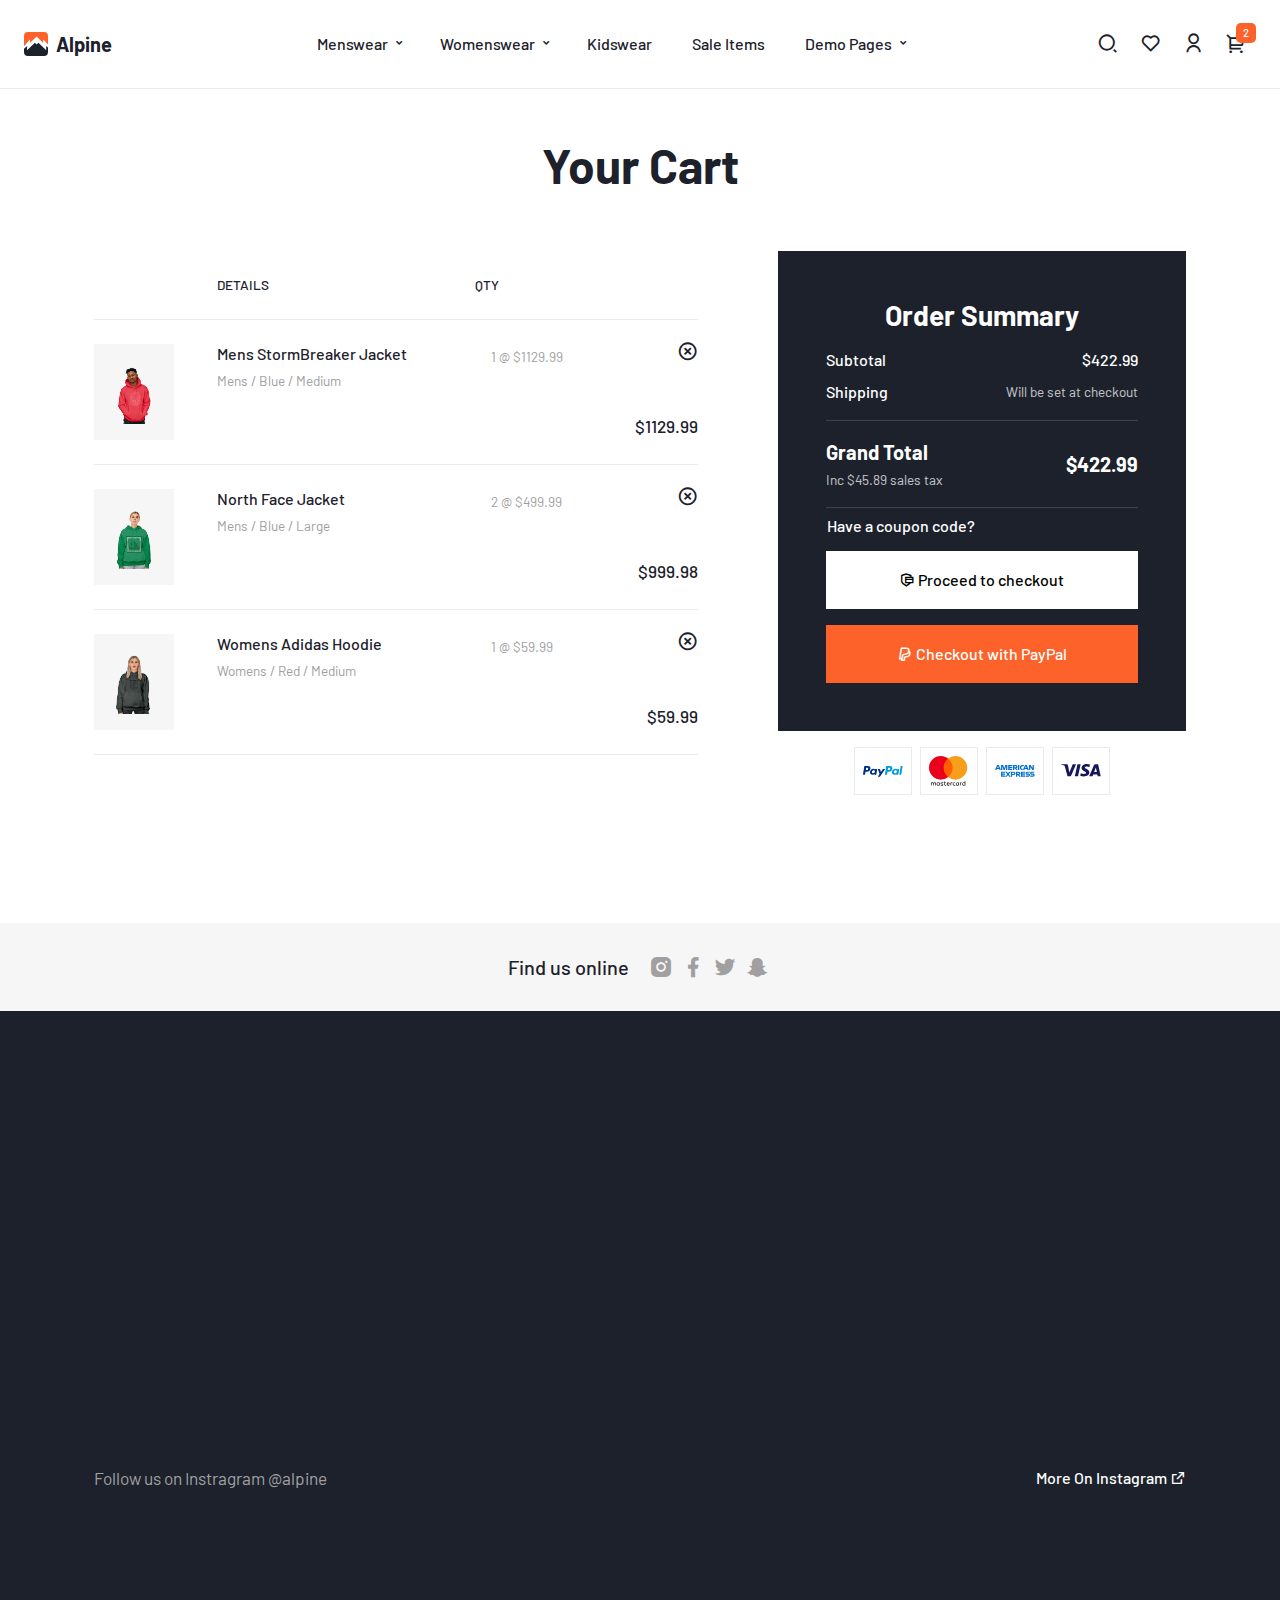
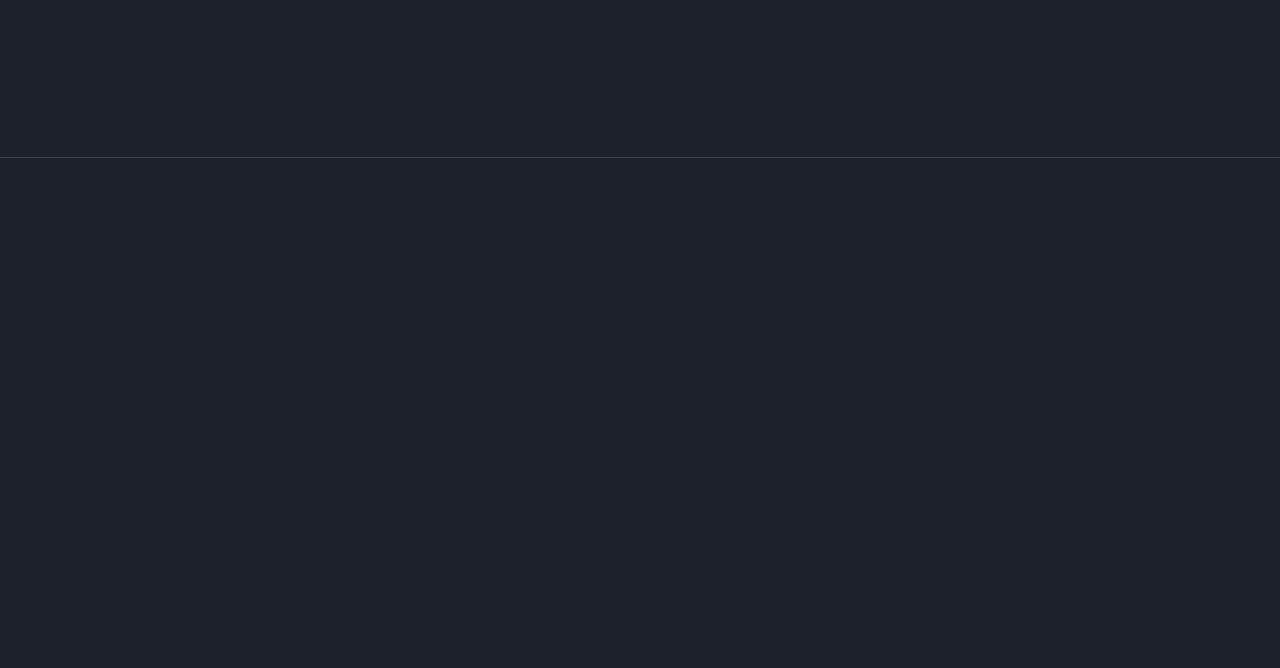
<file: public/cart.html>
<!doctype html>
<html lang="en">

<!-- Head -->

<!-- Mirrored from alpine-html-bootstrap.vercel.app/cart.html by HTTrack Website Copier/3.x [XR&CO'2014], Thu, 28 Sep 2023 14:15:30 GMT -->
<!-- Added by HTTrack --><meta http-equiv="content-type" content="text/html;charset=utf-8" /><!-- /Added by HTTrack -->
<head>
    <!-- Page Meta Tags-->
    <meta charset="utf-8">
    <meta http-equiv="x-ua-compatible" content="ie=edge">
    <meta name="viewport" content="width=device-width, initial-scale=1.0">
    <meta name="description" content="">
    <meta name="author" content="">
    <meta name="keywords" content="">

    <!-- Favicon -->
    <link rel="apple-touch-icon" sizes="180x180" href="assets/favicon/apple-touch-icon.png">
    <link rel="icon" type="image/png" sizes="32x32" href="assets/favicon/favicon-32x32.png">
    <link rel="icon" type="image/png" sizes="16x16" href="assets/favicon/favicon-16x16.png">
    <link rel="mask-icon" href="assets/favicon/safari-pinned-tab.html" color="#5bbad5">
    <meta name="msapplication-TileColor" content="#da532c">
    <meta name="theme-color" content="#ffffff">
    
    <!-- Vendor CSS -->
    <link rel="stylesheet" href="assets/css/libs.bundle.css" />

    <!-- Main CSS -->
    <link rel="stylesheet" href="assets/css/theme.bundle.css" />

    <!-- Google Fonts-->
    <link rel="preconnect" href="https://fonts.googleapis.com/">
    <link rel="preconnect" href="https://fonts.gstatic.com/" crossorigin>
    <link href="https://fonts.googleapis.com/css2?family=Barlow:wght@300;400;500;600;700&amp;display=swap" rel="stylesheet">

    <!-- Fix for custom scrollbar if JS is disabled-->
    <noscript>
        <style>
          /**
          * Reinstate scrolling for non-JS clients
          */
          .simplebar-content-wrapper {
            overflow: auto;
          }
        </style>
    </noscript>

    <!-- Page Title -->
    <title>Alpine | Bootstrap 5 Ecommerce HTML Template</title>
    
</head>
<body class="">

    <!-- Navbar -->
    <!-- Navbar -->
    <nav
        class="navbar navbar-expand-lg navbar-light bg-white border-bottom mx-0 p-0 flex-column  ">
        <div class="w-100 pb-lg-0 pt-lg-0 pt-4 pb-3">
            <div class="container-fluid d-flex justify-content-between align-items-center flex-wrap">
    
                <!-- Logo-->
                <a class="navbar-brand fw-bold fs-3 m-0 p-0 flex-shrink-0" href="index-2.html">
                    <!-- Start of Logo-->
                    <div class="d-flex align-items-center">
                        <div class="f-w-6 d-flex align-items-center me-2 lh-1">
                            <svg xmlns="http://www.w3.org/2000/svg" viewBox="0 0 194 194"><path fill="currentColor" class="svg-logo-white" d="M47.45,60l1.36,27.58,53.41-51.66,50.87,50,3.84-26L194,100.65V31.94A31.94,31.94,0,0,0,162.06,0H31.94A31.94,31.94,0,0,0,0,31.94v82.57Z"/><path fill="currentColor" class="svg-logo-dark" d="M178.8,113.19l1,34.41L116.3,85.92l-14.12,15.9L88.07,85.92,24.58,147.53l.93-34.41L0,134.86v27.2A31.94,31.94,0,0,0,31.94,194H162.06A31.94,31.94,0,0,0,194,162.06V125.83Z"/></svg>
                        </div> <span class="fs-5">Alpine</span>
                    </div>
                    <!-- / Logo-->
                    
                </a>
                <!-- / Logo-->
    
                <!-- Main Navigation-->
                <div class="ms-5 flex-shrink-0 collapse navbar-collapse navbar-collapse-light w-auto flex-grow-1" id="navbarNavDropdown">
    
                    <!-- Mobile Nav Toggler-->
                    <button
                        class="btn btn-link px-2 text-decoration-none navbar-toggler border-0 position-absolute top-0 end-0 mt-3 me-2"
                        data-bs-toggle="collapse" data-bs-target="#navbarNavDropdown" aria-controls="navbarNavDropdown"
                        aria-expanded="false" aria-label="Toggle navigation">
                        <i class="ri-close-circle-line ri-2x"></i>
                    </button>
                    <!-- / Mobile Nav Toggler-->
    
                    <ul class="navbar-nav py-lg-2 mx-auto">
                        <li class="nav-item me-lg-4 dropdown position-static">
                            <a class="nav-link fw-bolder dropdown-toggle py-lg-4" href="#" role="button" data-bs-toggle="dropdown"
                                aria-haspopup="true" aria-expanded="false">
                                Menswear
                            </a>
                            <!-- Menswear dropdown menu-->
                            <div class="dropdown-menu dropdown-megamenu">
                                <div class="container">
                                    <div class="row g-0">
                                        <!-- Dropdown Menu Links Section-->
                                        <div class="col-12 col-lg-7">
                                            <div class="row py-lg-5">
                                            
                                                <!-- menu row-->
                                                <div class="col col-lg-6 mb-5 mb-sm-0">
                                                    <h6 class="dropdown-heading">Waterproof Layers</h6>
                                                    <ul class="list-unstyled">
                                                        <li class="dropdown-list-item"><a class="dropdown-item" href="category.html">Waterproof
                                                                Jackets</a></li>
                                                        <li class="dropdown-list-item"><a class="dropdown-item" href="category.html">Insulated
                                                                Jackets</a></li>
                                                        <li class="dropdown-list-item"><a class="dropdown-item" href="category.html">Down
                                                                Jackets</a></li>
                                                        <li class="dropdown-list-item"><a class="dropdown-item" href="category.html">Softshell
                                                                Jackets</a></li>
                                                        <li class="dropdown-list-item"><a class="dropdown-item" href="category.html">Casual
                                                                Jackets</a></li>
                                                        <li class="dropdown-list-item"><a class="dropdown-item" href="category.html">Windproof
                                                                Jackets</a></li>
                                                        <li class="dropdown-list-item"><a class="dropdown-item" href="category.html">Breathable
                                                                Jackets</a></li>
                                                        <li class="dropdown-list-item"><a class="dropdown-item" href="category.html">Cleaning &
                                                                Proofing</a></li>
                                                        <li class="dropdown-list-item"><a class="dropdown-item dropdown-link-all"
                                                                href="category.html">View All</a></li>
                                                    </ul>
                                            
                                                </div>
                                                <!-- /menu row-->
                                            
                                                <!-- menu row-->
                                                <div class="col col-lg-6">
                                                    <h6 class="dropdown-heading">Brands</h6>
                                                    <ul class="list-unstyled">
                                                        <li class="dropdown-list-item"><a class="dropdown-item" href="category.html">Lifestyle &
                                                                Casual</a></li>
                                                        <li class="dropdown-list-item"><a class="dropdown-item" href="category.html">Walking
                                                                Shoes</a></li>
                                                        <li class="dropdown-list-item"><a class="dropdown-item" href="category.html">Running
                                                                Shoes</a></li>
                                                        <li class="dropdown-list-item"><a class="dropdown-item" href="category.html">Military
                                                                Boots</a></li>
                                                        <li class="dropdown-list-item"><a class="dropdown-item" href="category.html">Fabric Walking
                                                                Boots</a></li>
                                                        <li class="dropdown-list-item"><a class="dropdown-item" href="category.html">Leather
                                                                Walking Boots</a></li>
                                                        <li class="dropdown-list-item"><a class="dropdown-item" href="category.html">Wellies</a>
                                                        </li>
                                                        <li class="dropdown-list-item"><a class="dropdown-item" href="category.html">Winter
                                                                Footwear</a></li>
                                                        <li class="dropdown-list-item"><a class="dropdown-item dropdown-link-all"
                                                                href="category.html">View All</a></li>
                                                    </ul>
                                                </div>
                                                <!-- /menu row-->
                                            
                                            </div>                    </div>
                                        <!-- /Dropdown Menu Links Section-->
                    
                                        <!-- Dropdown Menu Images Section-->
                                        <div class="d-none d-lg-block col-lg-5">
                                            <div class="vw-50 h-100 bg-img-cover bg-pos-center-center position-absolute" style="background-image: url(assets/images/banners/banner-2.jpg);"></div>
                                        </div>
                                        <!-- Dropdown Menu Images Section-->
                                    </div>
                                </div>
                            </div>
                            <!-- / Menswear dropdown menu-->
                        </li>
                        <li class="nav-item me-lg-4 dropdown position-static">
                            <a class="nav-link fw-bolder dropdown-toggle py-lg-4" href="#" role="button" data-bs-toggle="dropdown"
                                aria-haspopup="true" aria-expanded="false">
                                Womenswear
                            </a>
                            <!-- Womenswear dropdown menu-->
                            <div class="dropdown-menu dropdown-megamenu">
                                <div class="container">
                                    <div class="row g-0">
                                        <!-- Dropdown Menu Links Section-->
                                        <div class="col-12 col-lg-7">
                                            <div class="row py-lg-5">
                                            
                                                <!-- menu row-->
                                                <div class="col col-lg-6 mb-5 mb-sm-0">
                                                    <h6 class="dropdown-heading">Waterproof Layers</h6>
                                                    <ul class="list-unstyled">
                                                        <li class="dropdown-list-item"><a class="dropdown-item" href="category.html">Waterproof
                                                                Jackets</a></li>
                                                        <li class="dropdown-list-item"><a class="dropdown-item" href="category.html">Insulated
                                                                Jackets</a></li>
                                                        <li class="dropdown-list-item"><a class="dropdown-item" href="category.html">Down
                                                                Jackets</a></li>
                                                        <li class="dropdown-list-item"><a class="dropdown-item" href="category.html">Softshell
                                                                Jackets</a></li>
                                                        <li class="dropdown-list-item"><a class="dropdown-item" href="category.html">Casual
                                                                Jackets</a></li>
                                                        <li class="dropdown-list-item"><a class="dropdown-item" href="category.html">Windproof
                                                                Jackets</a></li>
                                                        <li class="dropdown-list-item"><a class="dropdown-item" href="category.html">Breathable
                                                                Jackets</a></li>
                                                        <li class="dropdown-list-item"><a class="dropdown-item" href="category.html">Cleaning &
                                                                Proofing</a></li>
                                                        <li class="dropdown-list-item"><a class="dropdown-item dropdown-link-all"
                                                                href="category.html">View All</a></li>
                                                    </ul>
                                            
                                                </div>
                                                <!-- /menu row-->
                                            
                                                <!-- menu row-->
                                                <div class="col col-lg-6">
                                                    <h6 class="dropdown-heading">Brands</h6>
                                                    <ul class="list-unstyled">
                                                        <li class="dropdown-list-item"><a class="dropdown-item" href="category.html">Lifestyle &
                                                                Casual</a></li>
                                                        <li class="dropdown-list-item"><a class="dropdown-item" href="category.html">Walking
                                                                Shoes</a></li>
                                                        <li class="dropdown-list-item"><a class="dropdown-item" href="category.html">Running
                                                                Shoes</a></li>
                                                        <li class="dropdown-list-item"><a class="dropdown-item" href="category.html">Military
                                                                Boots</a></li>
                                                        <li class="dropdown-list-item"><a class="dropdown-item" href="category.html">Fabric Walking
                                                                Boots</a></li>
                                                        <li class="dropdown-list-item"><a class="dropdown-item" href="category.html">Leather
                                                                Walking Boots</a></li>
                                                        <li class="dropdown-list-item"><a class="dropdown-item" href="category.html">Wellies</a>
                                                        </li>
                                                        <li class="dropdown-list-item"><a class="dropdown-item" href="category.html">Winter
                                                                Footwear</a></li>
                                                        <li class="dropdown-list-item"><a class="dropdown-item dropdown-link-all"
                                                                href="category.html">View All</a></li>
                                                    </ul>
                                                </div>
                                                <!-- /menu row-->
                                            
                                            </div>                    </div>
                                        <!-- /Dropdown Menu Links Section-->
                    
                                        <!-- Dropdown Menu Images Section-->
                                        <div class="d-none d-lg-block col-lg-5">
                                            <div class="vw-50 h-100 bg-img-cover bg-pos-center-center position-absolute" style="background-image: url(assets/images/banners/banner-4.jpg);"></div>
                                        </div>
                                        <!-- Dropdown Menu Images Section-->
                                    </div>
                                </div>
                            </div>
                            <!-- / Womenswear dropdown menu-->
                        </li>
                        <li class="nav-item me-lg-4">
                            <a class="nav-link fw-bolder py-lg-4" href="#">
                                Kidswear
                            </a>
                        </li>
                        <li class="nav-item me-lg-4">
                            <a class="nav-link fw-bolder py-lg-4" href="#">
                                Sale Items
                            </a>
                        </li>
                        <li class="nav-item dropdown me-lg-4">
                            <a class="nav-link fw-bolder dropdown-toggle py-lg-4" href="#" role="button" data-bs-toggle="dropdown"
                                aria-haspopup="true" aria-expanded="false">
                                Demo Pages
                            </a>
                            <ul class="dropdown-menu">
                                <li><a class="dropdown-item" href="index-2.html">Homepage</a></li>
                                <li><a class="dropdown-item" href="category.html">Category</a></li>
                                <li><a class="dropdown-item" href="product.html">Product</a></li>
                                <li><a class="dropdown-item" href="cart.html">Cart</a></li>
                                <li><a class="dropdown-item" href="checkout.html">Checkout</a></li>
                              </ul>
                        </li>
                    </ul>            </div>
                <!-- / Main Navigation-->
    
                <!-- Navbar Icons-->
                <ul class="list-unstyled mb-0 d-flex align-items-center">
    
                    <!-- Navbar Toggle Icon-->
                    <li class="d-inline-block d-lg-none">
                        <button
                            class="btn btn-link px-2 text-decoration-none navbar-toggler border-0 d-flex align-items-center"
                            data-bs-toggle="collapse" data-bs-target="#navbarNavDropdown" aria-controls="navbarNavDropdown"
                            aria-expanded="false" aria-label="Toggle navigation">
                            <i class="ri-menu-line ri-lg align-middle"></i>
                        </button>
                    </li>
                    <!-- /Navbar Toggle Icon-->
    
                    <!-- Navbar Search-->
                    <li class="ms-1 d-inline-block">
                        <button
                            class="btn btn-link px-2 text-decoration-none d-flex align-items-center"
                            data-pr-search>
                            <i class="ri-search-2-line ri-lg align-middle"></i>
                        </button>
                    </li>
                    <!-- /Navbar Search-->
    
                    <!-- Navbar Wishlist-->
                    <li class="ms-1 d-none d-lg-inline-block">
                        <a class="btn btn-link px-2 py-0 text-decoration-none d-flex align-items-center"
                            href="#">
                            <i class="ri-heart-line ri-lg align-middle"></i>
                        </a>
                    </li>
                    <!-- /Navbar Wishlist-->
    
                    <!-- Navbar Login-->
                    <li class="ms-1 d-none d-lg-inline-block">
                        <a class="btn btn-link px-2 text-decoration-none d-flex align-items-center"
                            href="#">
                            <i class="ri-user-line ri-lg align-middle"></i>
                        </a>
                    </li>
                    <!-- /Navbar Login-->
    
                    <!-- Navbar Cart-->
                    <li class="ms-1 d-inline-block position-relative">
                        <button
                            class="btn btn-link px-2 text-decoration-none d-flex align-items-center disable-child-pointer"
                            data-bs-toggle="offcanvas" data-bs-target="#offcanvasCart" aria-controls="offcanvasCart">
                            <i class="ri-shopping-cart-2-line ri-lg align-middle position-relative z-index-10"></i>
                            <span
                                class="fs-xs fw-bolder f-w-5 f-h-5 bg-orange rounded-lg d-block lh-1 pt-1 position-absolute top-0 end-0 z-index-20 mt-2 text-white">2</span>
                        </button>
                    </li>
                    <!-- /Navbar Cart-->
    
                </ul>
                <!-- Navbar Icons-->
    
            </div>
        </div>
    </nav>
    <!-- / Navbar-->    <!-- / Navbar-->

    <!-- Main Section-->
    <section class="mt-5 container ">
        <!-- Page Content Goes Here -->

        <h1 class="mb-6 display-5 fw-bold text-center">Your Cart</h1>

        <div class="row g-4 g-md-8">
            <!-- Cart Items -->
            <div class="col-12 col-lg-6 col-xl-7">
                <div class="table-responsive">
                    <table class="table">
                        <thead>
                            <tr>
                                <th class="d-none d-sm-table-cell"></th>
                                <th class="ps-sm-3">Details</th>
                                <th>Qty</th>
                                <th></th>
                            </tr>
                        </thead>
                        <tbody>
                                <tr>
                                    <!-- image -->
                                        <td class="d-none d-sm-table-cell">
                                            <picture class="d-block bg-light p-3 f-w-20">
                                                <img class="img-fluid" src="assets/images/products/product-1.jpg" alt="">
                                            </picture>
                                        </td>
                                    <!-- image -->
                                    
                                    <!-- Details -->
                                        <td>
                                            <div class="ps-sm-3">
                                                <h6 class="mb-2 fw-bolder">
                                                    Mens StormBreaker Jacket
                                                </h6>
                                                <small class="d-block text-muted">Mens / Blue / Medium</small>
                                            </div>
                                        </td>
                                    <!-- Details -->
                                    
                                    <!-- Qty -->
                                        <td>
                                            <div class="px-3">
                                                <span class="small text-muted mt-1">1 @ $1129.99</span>
                                            </div>
                                        </td>
                                    <!-- /Qty -->
                    
                                    <!-- Actions -->
                                        <td class="f-h-0">
                                            <div class="d-flex justify-content-between flex-column align-items-end h-100">
                                                <i class="ri-close-circle-line ri-lg"></i>
                                                <p class="fw-bolder mt-3 m-sm-0">$1129.99</p>
                                            </div>
                                        </td>
                                    <!-- /Actions -->
                    
                                </tr>
                                <tr>
                                    <!-- image -->
                                        <td class="d-none d-sm-table-cell">
                                            <picture class="d-block bg-light p-3 f-w-20">
                                                <img class="img-fluid" src="assets/images/products/product-2.jpg" alt="">
                                            </picture>
                                        </td>
                                    <!-- image -->
                                    
                                    <!-- Details -->
                                        <td>
                                            <div class="ps-sm-3">
                                                <h6 class="mb-2 fw-bolder">
                                                    North Face Jacket
                                                </h6>
                                                <small class="d-block text-muted">Mens / Blue / Large</small>
                                            </div>
                                        </td>
                                    <!-- Details -->
                                    
                                    <!-- Qty -->
                                        <td>
                                            <div class="px-3">
                                                <span class="small text-muted mt-1">2 @ $499.99</span>
                                            </div>
                                        </td>
                                    <!-- /Qty -->
                    
                                    <!-- Actions -->
                                        <td class="f-h-0">
                                            <div class="d-flex justify-content-between flex-column align-items-end h-100">
                                                <i class="ri-close-circle-line ri-lg"></i>
                                                <p class="fw-bolder mt-3 m-sm-0">$999.98</p>
                                            </div>
                                        </td>
                                    <!-- /Actions -->
                    
                                </tr>
                                <tr>
                                    <!-- image -->
                                        <td class="d-none d-sm-table-cell">
                                            <picture class="d-block bg-light p-3 f-w-20">
                                                <img class="img-fluid" src="assets/images/products/product-4.jpg" alt="">
                                            </picture>
                                        </td>
                                    <!-- image -->
                                    
                                    <!-- Details -->
                                        <td>
                                            <div class="ps-sm-3">
                                                <h6 class="mb-2 fw-bolder">
                                                    Womens Adidas Hoodie
                                                </h6>
                                                <small class="d-block text-muted">Womens / Red / Medium</small>
                                            </div>
                                        </td>
                                    <!-- Details -->
                                    
                                    <!-- Qty -->
                                        <td>
                                            <div class="px-3">
                                                <span class="small text-muted mt-1">1 @ $59.99</span>
                                            </div>
                                        </td>
                                    <!-- /Qty -->
                    
                                    <!-- Actions -->
                                        <td class="f-h-0">
                                            <div class="d-flex justify-content-between flex-column align-items-end h-100">
                                                <i class="ri-close-circle-line ri-lg"></i>
                                                <p class="fw-bolder mt-3 m-sm-0">$59.99</p>
                                            </div>
                                        </td>
                                    <!-- /Actions -->
                    
                                </tr>
                        </tbody>
                    </table>
                </div>
            </div>
            <!-- /Cart Items -->
            <div class="col-12 col-lg-6 col-xl-5">
                <div class="bg-dark p-4 p-md-5 text-white">
                    <h3 class="fs-3 fw-bold m-0 text-center">Order Summary</h3>
                    <div class="py-3 border-bottom-white-opacity">
                        <div class="d-flex justify-content-between align-items-center mb-2 flex-column flex-sm-row">
                            <p class="m-0 fw-bolder fs-6">Subtotal</p>
                            <p class="m-0 fs-6 fw-bolder">$422.99</p>
                        </div>
                        <div class="d-flex justify-content-between align-items-center flex-column flex-sm-row mt-3 m-sm-0">
                            <p class="m-0 fw-bolder fs-6">Shipping</p>
                            <span class="text-white opacity-75 small">Will be set at checkout</span>
                        </div>
                    </div>
                    <div class="py-3 border-bottom-white-opacity">
                        <div class="d-flex justify-content-between align-items-center flex-column flex-sm-row">
                            <div>
                                <p class="m-0 fs-5 fw-bold">Grand Total</p>
                                <span class="text-white opacity-75 small">Inc $45.89 sales tax</span>
                            </div>
                            <p class="mt-3 m-sm-0 fs-5 fw-bold">$422.99</p>
                        </div>
                    </div>
                
                    <!-- Coupon Code-->
                    <button class="btn btn-link p-0 mt-2 text-white fw-bolder text-decoration-none" type="button"
                        data-bs-toggle="collapse" data-bs-target="#collapseExample" aria-expanded="false"
                        aria-controls="collapseExample">
                        Have a coupon code?
                    </button>
                    <div class="collapse" id="collapseExample">
                        <div class="card card-body bg-transparent p-0">
                            <div class="input-group mb-0 mt-2">
                                <input type="text" class="form-control border-0" placeholder="Enter coupon code">
                                <button
                                    class="btn btn-white text-dark px-3 btn-sm border-0 d-flex justify-content-center align-items-center"><i
                                        class="ri-checkbox-circle-line ri-lg"></i></button>
                            </div>
                        </div>
                    </div>
                    <!-- / Coupon Code-->
                
                    <!-- Checkout Button-->
                    <a href="checkout.html" class="btn btn-white w-100 text-center mt-3"
                        role="button"><i class="ri-secure-payment-line align-bottom"></i> Proceed to checkout</a>
                    <a href="checkout.html" class="btn btn-orange w-100 text-center mt-3"
                        role="button"><i class="ri-paypal-line align-bottom"></i> Checkout with PayPal</a>
                    <!-- Checkout Button-->
                </div>
                
                <!-- Payment Icons-->
                <ul class="list-unstyled d-flex justify-content-center mt-3">
                    <li class="mx-1 border d-flex align-items-center p-2"><i class="pi pi-paypal"></i></li>
                    <li class="mx-1 border d-flex align-items-center p-2"><i class="pi pi-mastercard"></i></li>
                    <li class="mx-1 border d-flex align-items-center p-2"><i class="pi pi-american-express"></i></li>
                    <li class="mx-1 border d-flex align-items-center p-2"><i class="pi pi-visa"></i></li>
                </ul>
                <!-- / Payment Icons-->            </div>
            <!-- Cart Summary -->

            <!-- /Cart Summary -->
        </div>

        <!-- /Page Content -->
    </section>
    <!-- / Main Section-->

    <!-- Footer -->
    <!-- Footer-->
    <footer class="bg-dark mt-10  ">
    
        <!-- Footer socials-->
        <div class="bg-light py-4">
            <div class="container d-flex justify-content-center align-items-center py-2">
                <p class="lead fw-bolder mb-0 lh-1">Find us online</p>
                <ul class="list-unstyled d-flex justify-content-start align-items-center mb-0 ms-3 lh-1">
                    <li class="mx-1 mb-0 lh-1"><a
                            class="text-muted text-decoration-none opacity-75-hover transition-all lh-1" href="#"><i
                                class="ri-instagram-fill ri-xl lh-1"></i></a></li>
                    <li class="mx-1 mb-0 lh-1"><a
                            class="text-muted text-decoration-none opacity-75-hover transition-all lh-1" href="#"><i
                                class="ri-facebook-fill ri-xl lh-1"></i></a></li>
                    <li class="mx-1 mb-0 lh-1"><a
                            class="text-muted text-decoration-none opacity-75-hover transition-all lh-1" href="#"><i
                                class="ri-twitter-fill ri-xl lh-1"></i></a></li>
                    <li class="mx-1 mb-0 lh-1"><a
                            class="text-muted text-decoration-none opacity-75-hover transition-all lh-1" href="#"><i
                                class="ri-snapchat-fill ri-xl lh-1"></i></a></li>
                </ul>
            </div>
        </div>    
        <!-- / Footer socials-->
    
        <!-- Instagram Display-->
        <div class="container pt-8">
            <div class="row g-2">
                <div class="d-none d-md-block col-md-4" data-aos="fade-in" data-aos-delay="150">
                    <picture>
                        <img class="img-fluid" src="assets/images/instagram/instagram-1.jpg" alt="Bootstrap 5 Template by Pixel Rocket" data-zoomable>
                    </picture>
                </div>
                <div class="col-12 col-md-8" data-aos="fade-in" data-aos-delay="300">
                    <div class="row g-2">
                        <div class="col-3">
                            <picture>
                                <img class="img-fluid" src="assets/images/instagram/instagram-2.jpg" alt="Bootstrap 5 Template by Pixel Rocket" data-zoomable>
                            </picture>
                        </div>
                        <div class="col-3">
                            <picture>
                                <img class="img-fluid" src="assets/images/instagram/instagram-3.jpg" alt="Bootstrap 5 Template by Pixel Rocket" data-zoomable>
                            </picture>
                        </div>
                        <div class="col-3">
                            <picture>
                                <img class="img-fluid" src="assets/images/instagram/instagram-4.jpg" alt="Bootstrap 5 Template by Pixel Rocket" data-zoomable>
                            </picture>
                        </div>
                        <div class="col-3">
                            <picture>
                                <img class="img-fluid" src="assets/images/instagram/instagram-5.jpg" alt="Bootstrap 5 Template by Pixel Rocket" data-zoomable>
                            </picture>
                        </div>
                        <div class="col-3">
                            <picture>
                                <img class="img-fluid" src="assets/images/instagram/instagram-6.jpg" alt="Bootstrap 5 Template by Pixel Rocket" data-zoomable>
                            </picture>
                        </div>
                        <div class="col-3">
                            <picture>
                                <img class="img-fluid" src="assets/images/instagram/instagram-7.jpg" alt="Bootstrap 5 Template by Pixel Rocket" data-zoomable>
                            </picture>
                        </div>
                        <div class="col-3">
                            <picture>
                                <img class="img-fluid" src="assets/images/instagram/instagram-8.jpg" alt="Bootstrap 5 Template by Pixel Rocket" data-zoomable>
                            </picture>
                        </div>
                        <div class="col-3">
                            <picture>
                                <img class="img-fluid" src="assets/images/instagram/instagram-9.jpg" alt="Bootstrap 5 Template by Pixel Rocket" data-zoomable>
                            </picture>
                        </div>
                    </div>
                </div>
            </div>
            <div class="d-flex justify-content-between align-items-center mt-3">
                <p class="text-muted m-0">Follow us on Instragram <span class="text-lowercase">@Alpine</span></p>
                <a class="text-link-border fw-bolder m-0 text-white" href="#">More On Instagram <i
                    class="ri-external-link-line align-bottom"></i></a>
            </div>
        </div>
        <!-- Instagram Display-->
        
        <!-- Info Bar-->
        <div class="container mt-7">
            <div class="row">
            
                <!-- Info box-->
                <div class="col-12 col-md-4 mb-3 mb-xxl-0 text-white" data-aos="fade-left">
                    <div class="border-white-opacity border-2 p-4 d-flex flex-column flex-lg-row justify-content-start align-items-start h-100">
                        <i class="ri-questionnaire-line ri-lg mb-3 mb-lg-0"></i>
                        <div class="ms-lg-4">
                            <p class="mb-1 lh-1 fw-bold">Customer Services</p>
                            <small class="text-muted"><a class="text-muted" href="#">Click here</a> to chat with our support team</small>
                        </div>
                    </div>
                </div>
                <!-- / Info box-->
            
                <!-- Info box-->
                <div class="col-12 col-md-4 mb-3 mb-xxl-0 text-white" data-aos="fade-left" data-aos-delay="250">
                    <div class="border-white-opacity border-2 p-4 d-flex flex-column flex-lg-row justify-content-start align-items-start h-100">
                        <i class="ri-truck-line ri-lg mb-3 mb-lg-0"></i>
                        <div class="ms-lg-4">
                            <p class="mb-1 lh-1 fw-bold">Free Delivery</p>
                            <small class="text-muted">Free standard delivery on all orders over $100</small>
                        </div>
                    </div>
                </div>
                <!-- / Info box-->
                
                <!-- Info box-->
                <div class="col-12 col-md-4 mb-3 mb-xxl-0 text-white" data-aos="fade-left" data-aos-delay="500">
                    <div class="border-white-opacity border-2 p-4 d-flex flex-column flex-lg-row justify-content-start align-items-start h-100">
                        <i class="ri-repeat-line ri-lg mb-3 mb-lg-0"></i>
                        <div class="ms-lg-4">
                            <p class="mb-1 lh-1 fw-bold">Returns</p>
                            <small class="text-muted">30 day money-back returns if you change your mind</small>
                        </div>
                    </div>
                </div>
                <!-- / Info box-->    
            
            </div>    </div>
        <!-- / Info Bar-->     
    
        <!-- Menus & Newsletter-->
        <div class="border-top-white-opacity py-7 mt-7 text-white">
            <div class="container" data-aos="fade-in">
                <div class="row my-4 flex-wrap">
        
                    <!-- Footer Nav-->
                    <nav class="col-6 col-md mb-4 mb-md-0">
                        <h6 class="mb-4 fw-bolder fs-6">Shop</h6>
                        <ul class="list-unstyled">
                            <li class="mb-2"><a class="text-decoration-none text-white opacity-75 opacity-25-hover transition-all"
                                    href="category.html">Menswear</a></li>
                            <li class="mb-2"><a class="text-decoration-none text-white opacity-75 opacity-25-hover transition-all"
                                    href="category.html">Womenswear</a></li>
                            <li class="mb-2"><a class="text-decoration-none text-white opacity-75 opacity-25-hover transition-all"
                                    href="category.html">Kidswear</a></li>
                            <li class="mb-2"><a class="text-decoration-none text-white opacity-75 opacity-25-hover transition-all"
                                    href="category.html">New Arrivals</a></li>
                        </ul>
                    </nav>
                    <!-- /Footer Nav-->
        
                    <!-- Footer Nav-->
                    <nav class="col-6 col-md mb-4 mb-md-0">
                        <h6 class="mb-4 fw-bolder fs-6">Company</h6>
                        <ul class="list-unstyled">
                            <li class="mb-2"><a class="text-decoration-none text-white opacity-75 opacity-25-hover transition-all"
                                    href="#">About Us</a></li>
                            <li class="mb-2"><a class="text-decoration-none text-white opacity-75 opacity-25-hover transition-all"
                                    href="#">Our Blog</a></li>
                            <li class="mb-2"><a class="text-decoration-none text-white opacity-75 opacity-25-hover transition-all"
                                    href="#">FAQs</a></li>
                            <li class="mb-2"><a class="text-decoration-none text-white opacity-75 opacity-25-hover transition-all"
                                    href="#">Contact</a></li>
                        </ul>
                    </nav>
                    <!-- /Footer Nav-->
        
                    <!-- Footer Nav-->
                    <nav class="d-none d-md-block col-md">
                        <h6 class="mb-4 fw-bolder fs-6">Navigation</h6>
                        <ul class="list-unstyled">
                            <li class="mb-2"><a class="text-decoration-none text-white opacity-75 opacity-25-hover transition-all"
                                    href="#">Register</a></li>
                            <li class="mb-2"><a class="text-decoration-none text-white opacity-75 opacity-25-hover transition-all"
                                    href="#">Cart</a></li>
                            <li class="mb-2"><a class="text-decoration-none text-white opacity-75 opacity-25-hover transition-all"
                                    href="#">Checkout</a></li>
                            <li class="mb-2"><a class="text-decoration-none text-white opacity-75 opacity-25-hover transition-all"
                                    href="#">Account</a></li>
                        </ul>
                    </nav>
                    <!-- /Footer Nav-->
        
                    <!-- Footer Contact-->
                    <div class="col-12 col-md-5">
                        <h6 class="mb-4 fw-bolder fs-6">Join Our Newsletter</h6>
                        <p class="opacity-75">Sign up to our newsletter and we'll email you a code worth 15%
                            off your first order. By subscribing to our mailing list you agree to our terms and conditions.</p>
                            <form
                            class="bg-white d-flex justify-content-start align-items-center border-dark-focus-within transition-all mt-4">
                            <div class="input-group m-0">
                                <input type="text" class="form-control d-flex flex-grow-1 border-0 bg-transparent py-3"
                                    placeholder="Enter your email" aria-label="Enter your email">
                                <span class="input-group-text bg-transparent border-0"><i
                                        class="ri-arrow-right-line align-middle"></i></span>
                            </div>
                        </form>
                    </div>
                    <!-- /Footer Contact-->
        
                </div>
                <div
                    class="border-top-white-opacity justify-content-between flex-column flex-md-row align-items-center d-flex pt-6 mt-6 px-0">
                    <p class="small opacity-75">&copy; 2021 Alpine All Rights Reserved. Template by <a
                            class="text-white" href="https://www.pixelrocket.store/">Pixel Rocket</a></p>
                    <nav>
                        <ul class="list-unstyled">
                            <li class="d-inline-block me-1 bg-white rounded px-2 pt-1"><i class="pi pi-paypal pi-sm"></i></li>
                            <li class="d-inline-block me-1 bg-white rounded px-2 pt-1"><i class="pi pi-mastercard pi-sm"></i>
                            </li>
                            <li class="d-inline-block me-1 bg-white rounded px-2 pt-1"><i
                                    class="pi pi-american-express pi-sm"></i></li>
                            <li class="d-inline-block bg-white rounded px-2 pt-1"><i class="pi pi-visa pi-sm"></i></li>
                        </ul>
                    </nav>
                </div>
            </div>
        </div>
        <!-- Menus & Newsletter-->
    
    </footer>
    <!-- / Footer-->
    <!-- Offcanvas Imports-->
    <!-- Cart Offcanvas-->
    <div class="offcanvas offcanvas-end d-none" tabindex="-1" id="offcanvasCart">
      <div class="offcanvas-header d-flex align-items-center">
        <h5 class="offcanvas-title" id="offcanvasCartLabel">Your Cart</h5>
        <button type="button" class="btn-close text-reset" data-bs-dismiss="offcanvas" aria-label="Close"></button>
      </div>
      <div class="offcanvas-body">
        <div class="d-flex flex-column justify-content-between w-100 h-100">
          <div>
    
            <div class="mt-4 mb-5">
              <p class="mb-2 fs-6"><i class="ri-truck-line align-bottom me-2"></i> <span class="fw-bolder">$22</span> away
                from free delivery</p>
              <div class="progress f-h-1">
                <div class="progress-bar bg-success" role="progressbar" style="width: 25%" aria-valuenow="25"
                  aria-valuemin="0" aria-valuemax="100"></div>
              </div>
            </div>
    
            <!-- Cart Product-->
            <div class="row mx-0 pb-4 mb-4 border-bottom">
              <div class="col-3">
                <picture class="d-block bg-light">
                  <img class="img-fluid" src="assets/images/products/product-1.jpg"
                    alt="Bootstrap 5 Template by Pixel Rocket">
                </picture>
              </div>
              <div class="col-9">
                <div>
                  <h6 class="justify-content-between d-flex align-items-start mb-2">
                    Mens StormBreaker Jacket
                    <i class="ri-close-line"></i>
                  </h6>
                  <small class="d-block text-muted fw-bolder">Size: Medium</small>
                  <small class="d-block text-muted fw-bolder">Qty: 1</small>
                </div>
                <p class="fw-bolder text-end m-0">$85.00</p>
              </div>
            </div>
    
            <!-- Cart Product-->
            <div class="row mx-0 pb-4 mb-4 border-bottom">
              <div class="col-3">
                <picture class="d-block bg-light">
                  <img class="img-fluid" src="assets/images/products/product-2.jpg"
                    alt="Bootstrap 5 Template by Pixel Rocket">
                </picture>
              </div>
              <div class="col-9">
                <div>
                  <h6 class="justify-content-between d-flex align-items-start mb-2">
                    Mens Torrent Terrain Jacket
                    <i class="ri-close-line"></i>
                  </h6>
                  <small class="d-block text-muted fw-bolder">Size: Medium</small>
                  <small class="d-block text-muted fw-bolder">Qty: 1</small>
                </div>
                <p class="fw-bolder text-end m-0">$99.00</p>
              </div>
            </div>
    
          </div>
          <div class="border-top pt-3">
            <div class="d-flex justify-content-between align-items-center">
              <p class="m-0 fw-bolder">Subtotal</p>
              <p class="m-0 fw-bolder">$233.33</p>
            </div>
            <a href="checkout.html"
              class="btn btn-orange btn-orange-chunky mt-5 mb-2 d-block text-center">Checkout</a>
            <a href="cart.html"
              class="btn btn-dark fw-bolder d-block text-center transition-all opacity-50-hover">View Cart</a>
          </div>
        </div>
      </div>
    </div>
    <!-- Filters Offcanvas-->
    <div class="offcanvas offcanvas-end d-none" tabindex="-1" id="offcanvasFilters">
      <div class="offcanvas-header d-flex align-items-center">
        <h5 class="offcanvas-title" id="offcanvasFiltersLabel">Category Filters</h5>
        <button type="button" class="btn-close text-reset" data-bs-dismiss="offcanvas" aria-label="Close"></button>
      </div>
      <div class="offcanvas-body">
        <div class="d-flex flex-column justify-content-between w-100 h-100">
    
          <!-- Filters-->
          <div>
            <!-- Filter Category -->
            <div class="mb-4">
              <h2 class="mb-4 fs-6 mt-2 fw-bolder">Jacket Category</h2>
              <nav>
                <ul class="list-unstyled list-default-text">
                  <li class="mb-2"><a
                      class="text-decoration-none text-body text-secondary-hover transition-all d-flex justify-content-between align-items-center"
                      href="#"><span><i class="ri-arrow-right-s-line align-bottom ms-n1"></i> Waterproof Jackets</span> <span class="text-muted ms-4">(21)</span></a>
                  </li>              <li class="mb-2"><a
                      class="text-decoration-none text-body text-secondary-hover transition-all d-flex justify-content-between align-items-center"
                      href="#"><span><i class="ri-arrow-right-s-line align-bottom ms-n1"></i> Down Jackets</span> <span class="text-muted ms-4">(13)</span></a>
                  </li>              <li class="mb-2"><a
                      class="text-decoration-none text-body text-secondary-hover transition-all d-flex justify-content-between align-items-center"
                      href="#"><span><i class="ri-arrow-right-s-line align-bottom ms-n1"></i> Windproof Jackets</span> <span class="text-muted ms-4">(18)</span></a>
                  </li>              <li class="mb-2"><a
                      class="text-decoration-none text-body text-secondary-hover transition-all d-flex justify-content-between align-items-center"
                      href="#"><span><i class="ri-arrow-right-s-line align-bottom ms-n1"></i> Hiking Jackets</span> <span class="text-muted ms-4">(25)</span></a>
                  </li>              <li class="mb-2"><a
                      class="text-decoration-none text-body text-secondary-hover transition-all d-flex justify-content-between align-items-center"
                      href="#"><span><i class="ri-arrow-right-s-line align-bottom ms-n1"></i> Climbing Jackets</span> <span class="text-muted ms-4">(11)</span></a>
                  </li>              <li class="mb-2"><a
                      class="text-decoration-none text-body text-secondary-hover transition-all d-flex justify-content-between align-items-center"
                      href="#"><span><i class="ri-arrow-right-s-line align-bottom ms-n1"></i> Trekking Jackets</span> <span class="text-muted ms-4">(19)</span></a>
                  </li>              <li class="mb-2"><a
                      class="text-decoration-none text-body text-secondary-hover transition-all d-flex justify-content-between align-items-center"
                      href="#"><span><i class="ri-arrow-right-s-line align-bottom ms-n1"></i> Allround Jackets</span> <span class="text-muted ms-4">(24)</span></a>
                  </li>            </ul>
              </nav>
            </div>
            <!-- / Filter Category-->
    
            <!-- Price Filter -->
            <div class="py-4 widget-filter widget-filter-price border-top">
              <a class="small text-body text-decoration-none text-secondary-hover transition-all transition-all fs-6 fw-bolder d-block collapse-icon-chevron"
                data-bs-toggle="collapse" href="#filter-modal-price" role="button" aria-expanded="false"
                aria-controls="filter-modal-price">
                Price
              </a>
              <div id="filter-modal-price" class="collapse">
                <div class="filter-price mt-6"></div>
                <div class="d-flex justify-content-between align-items-center mt-7">
                    <div class="input-group mb-0 me-2 border">
                        <span class="input-group-text bg-transparent fs-7 p-2 text-muted border-0">$</span>
                        <input type="number" min="00" max="1000" step="1" class="filter-min form-control-sm border flex-grow-1 text-muted border-0">
                    </div>   
                    <div class="input-group mb-0 ms-2 border">
                        <span class="input-group-text bg-transparent fs-7 p-2 text-muted border-0">$</span>
                        <input type="number" min="00" max="1000" step="1" class="filter-max form-control-sm flex-grow-1 text-muted border-0">
                    </div>                
                </div>          </div>
            </div>
            <!-- / Price Filter -->
    
            <!-- Brands Filter -->
            <div class="py-4 widget-filter border-top">
              <a class="small text-body text-decoration-none text-secondary-hover transition-all transition-all fs-6 fw-bolder d-block collapse-icon-chevron"
                data-bs-toggle="collapse" href="#filter-modal-brands" role="button" aria-expanded="false"
                aria-controls="filter-modal-brands">
                Brands
              </a>
              <div id="filter-modal-brands" class="collapse">
                <div class="input-group my-3 py-1">
                  <input type="text" class="form-control py-2 filter-search rounded" placeholder="Search"
                    aria-label="Search">
                  <span class="input-group-text bg-transparent p-2 position-absolute top-2 end-0 border-0 z-index-20"><i
                      class="ri-search-2-line text-muted"></i></span>
                </div>
                <div class="simplebar-wrapper">
                  <div class="filter-options" data-pixr-simplebar>
                    <div class="form-group form-check mb-0">
                        <input type="checkbox" class="form-check-input" id="filter-brands-modal-0">
                        <label class="form-check-label fw-normal text-body flex-grow-1 d-flex justify-content-between"
                            for="filter-brands-modal-0">Adidas  <span
                                class="text-muted">(21)</span></label>
                    </div>                <div class="form-group form-check mb-0">
                        <input type="checkbox" class="form-check-input" id="filter-brands-modal-1">
                        <label class="form-check-label fw-normal text-body flex-grow-1 d-flex justify-content-between"
                            for="filter-brands-modal-1">Asics  <span
                                class="text-muted">(13)</span></label>
                    </div>                <div class="form-group form-check mb-0">
                        <input type="checkbox" class="form-check-input" id="filter-brands-modal-2">
                        <label class="form-check-label fw-normal text-body flex-grow-1 d-flex justify-content-between"
                            for="filter-brands-modal-2">Canterbury  <span
                                class="text-muted">(18)</span></label>
                    </div>                <div class="form-group form-check mb-0">
                        <input type="checkbox" class="form-check-input" id="filter-brands-modal-3">
                        <label class="form-check-label fw-normal text-body flex-grow-1 d-flex justify-content-between"
                            for="filter-brands-modal-3">Converse  <span
                                class="text-muted">(25)</span></label>
                    </div>                <div class="form-group form-check mb-0">
                        <input type="checkbox" class="form-check-input" id="filter-brands-modal-4">
                        <label class="form-check-label fw-normal text-body flex-grow-1 d-flex justify-content-between"
                            for="filter-brands-modal-4">Donnay  <span
                                class="text-muted">(11)</span></label>
                    </div>                <div class="form-group form-check mb-0">
                        <input type="checkbox" class="form-check-input" id="filter-brands-modal-5">
                        <label class="form-check-label fw-normal text-body flex-grow-1 d-flex justify-content-between"
                            for="filter-brands-modal-5">Nike  <span
                                class="text-muted">(19)</span></label>
                    </div>                <div class="form-group form-check mb-0">
                        <input type="checkbox" class="form-check-input" id="filter-brands-modal-6">
                        <label class="form-check-label fw-normal text-body flex-grow-1 d-flex justify-content-between"
                            for="filter-brands-modal-6">Millet  <span
                                class="text-muted">(24)</span></label>
                    </div>                <div class="form-group form-check mb-0">
                        <input type="checkbox" class="form-check-input" id="filter-brands-modal-7">
                        <label class="form-check-label fw-normal text-body flex-grow-1 d-flex justify-content-between"
                            for="filter-brands-modal-7">Puma  <span
                                class="text-muted">(11)</span></label>
                    </div>                <div class="form-group form-check mb-0">
                        <input type="checkbox" class="form-check-input" id="filter-brands-modal-8">
                        <label class="form-check-label fw-normal text-body flex-grow-1 d-flex justify-content-between"
                            for="filter-brands-modal-8">Reebok  <span
                                class="text-muted">(19)</span></label>
                    </div>                <div class="form-group form-check mb-0">
                        <input type="checkbox" class="form-check-input" id="filter-brands-modal-9">
                        <label class="form-check-label fw-normal text-body flex-grow-1 d-flex justify-content-between"
                            for="filter-brands-modal-9">Under Armour  <span
                                class="text-muted">(24)</span></label>
                    </div>              </div>
                </div>
              </div>
            </div>
            <!-- / Brands Filter -->
    
            <!-- Type Filter -->
            <div class="py-4 widget-filter border-top">
              <a class="small text-body text-decoration-none text-secondary-hover transition-all transition-all fs-6 fw-bolder d-block collapse-icon-chevron"
                data-bs-toggle="collapse" href="#filter-modal-type" role="button" aria-expanded="false"
                aria-controls="filter-modal-type">
                Type
              </a>
              <div id="filter-modal-type" class="collapse">
                <div class="input-group my-3 py-1">
                  <input type="text" class="form-control py-2 filter-search rounded" placeholder="Search"
                    aria-label="Search">
                  <span class="input-group-text bg-transparent p-2 position-absolute top-2 end-0 border-0 z-index-20"><i
                      class="ri-search-2-line text-muted"></i></span>
                </div>
                <div class="filter-options">
                  <div class="form-group form-check mb-0">
                      <input type="checkbox" class="form-check-input" id="filter-type-modal-0">
                      <label class="form-check-label fw-normal text-body flex-grow-1 d-flex justify-content-between"
                          for="filter-type-modal-0">Slip On </label>
                  </div>              <div class="form-group form-check mb-0">
                      <input type="checkbox" class="form-check-input" id="filter-type-modal-1">
                      <label class="form-check-label fw-normal text-body flex-grow-1 d-flex justify-content-between"
                          for="filter-type-modal-1">Strap Up </label>
                  </div>              <div class="form-group form-check mb-0">
                      <input type="checkbox" class="form-check-input" id="filter-type-modal-2">
                      <label class="form-check-label fw-normal text-body flex-grow-1 d-flex justify-content-between"
                          for="filter-type-modal-2">Zip Up </label>
                  </div>              <div class="form-group form-check mb-0">
                      <input type="checkbox" class="form-check-input" id="filter-type-modal-3">
                      <label class="form-check-label fw-normal text-body flex-grow-1 d-flex justify-content-between"
                          for="filter-type-modal-3">Toggle </label>
                  </div>              <div class="form-group form-check mb-0">
                      <input type="checkbox" class="form-check-input" id="filter-type-modal-4">
                      <label class="form-check-label fw-normal text-body flex-grow-1 d-flex justify-content-between"
                          for="filter-type-modal-4">Auto </label>
                  </div>              <div class="form-group form-check mb-0">
                      <input type="checkbox" class="form-check-input" id="filter-type-modal-5">
                      <label class="form-check-label fw-normal text-body flex-grow-1 d-flex justify-content-between"
                          for="filter-type-modal-5">Click </label>
                  </div>            </div>
              </div>
            </div>
            <!-- / Type Filter -->
    
            <!-- Sizes Filter -->
            <div class="py-4 widget-filter border-top">
              <a class="small text-body text-decoration-none text-secondary-hover transition-all transition-all fs-6 fw-bolder d-block collapse-icon-chevron"
                data-bs-toggle="collapse" href="#filter-modal-sizes" role="button" aria-expanded="false"
                aria-controls="filter-modal-sizes">
                Sizes
              </a>
              <div id="filter-modal-sizes" class="collapse">
                <div class="filter-options mt-3">
                  <div class="form-group d-inline-block mr-2 mb-2 form-check-bg form-check-custom">
                      <input type="checkbox" class="form-check-bg-input" id="filter-sizes-modal-0">
                      <label class="form-check-label fw-normal" for="filter-sizes-modal-0">6.5</label>
                  </div>              <div class="form-group d-inline-block mr-2 mb-2 form-check-bg form-check-custom">
                      <input type="checkbox" class="form-check-bg-input" id="filter-sizes-modal-1">
                      <label class="form-check-label fw-normal" for="filter-sizes-modal-1">7</label>
                  </div>              <div class="form-group d-inline-block mr-2 mb-2 form-check-bg form-check-custom">
                      <input type="checkbox" class="form-check-bg-input" id="filter-sizes-modal-2">
                      <label class="form-check-label fw-normal" for="filter-sizes-modal-2">7.5</label>
                  </div>              <div class="form-group d-inline-block mr-2 mb-2 form-check-bg form-check-custom">
                      <input type="checkbox" class="form-check-bg-input" id="filter-sizes-modal-3">
                      <label class="form-check-label fw-normal" for="filter-sizes-modal-3">8</label>
                  </div>              <div class="form-group d-inline-block mr-2 mb-2 form-check-bg form-check-custom">
                      <input type="checkbox" class="form-check-bg-input" id="filter-sizes-modal-4">
                      <label class="form-check-label fw-normal" for="filter-sizes-modal-4">8.5</label>
                  </div>              <div class="form-group d-inline-block mr-2 mb-2 form-check-bg form-check-custom">
                      <input type="checkbox" class="form-check-bg-input" id="filter-sizes-modal-5">
                      <label class="form-check-label fw-normal" for="filter-sizes-modal-5">9</label>
                  </div>              <div class="form-group d-inline-block mr-2 mb-2 form-check-bg form-check-custom">
                      <input type="checkbox" class="form-check-bg-input" id="filter-sizes-modal-6">
                      <label class="form-check-label fw-normal" for="filter-sizes-modal-6">9.5</label>
                  </div>              <div class="form-group d-inline-block mr-2 mb-2 form-check-bg form-check-custom">
                      <input type="checkbox" class="form-check-bg-input" id="filter-sizes-modal-7">
                      <label class="form-check-label fw-normal" for="filter-sizes-modal-7">10</label>
                  </div>              <div class="form-group d-inline-block mr-2 mb-2 form-check-bg form-check-custom">
                      <input type="checkbox" class="form-check-bg-input" id="filter-sizes-modal-8">
                      <label class="form-check-label fw-normal" for="filter-sizes-modal-8">10.5</label>
                  </div>              <div class="form-group d-inline-block mr-2 mb-2 form-check-bg form-check-custom">
                      <input type="checkbox" class="form-check-bg-input" id="filter-sizes-modal-9">
                      <label class="form-check-label fw-normal" for="filter-sizes-modal-9">11</label>
                  </div>              <div class="form-group d-inline-block mr-2 mb-2 form-check-bg form-check-custom">
                      <input type="checkbox" class="form-check-bg-input" id="filter-sizes-modal-10">
                      <label class="form-check-label fw-normal" for="filter-sizes-modal-10">11.5</label>
                  </div>            </div>
              </div>
            </div>
            <!-- / Sizes Filter -->
    
            <!-- Colour Filter -->
            <div class="py-4 widget-filter border-top">
              <a class="small text-body text-decoration-none text-secondary-hover transition-all transition-all fs-6 fw-bolder d-block collapse-icon-chevron"
                data-bs-toggle="collapse" href="#filter-modal-colour" role="button" aria-expanded="false"
                aria-controls="filter-modal-colour">
                Colour
              </a>
              <div id="filter-modal-colour" class="collapse">
                <div class="filter-options mt-3">
                  <div class="form-group d-inline-block mr-1 mb-1 form-check-solid-bg-checkmark form-check-custom form-check-primary">
                      <input type="checkbox" class="form-check-color-input" id="filter-colours-modal-0">
                      <label class="form-check-label" for="filter-colours-modal-0"></label>
                  </div>              <div class="form-group d-inline-block mr-1 mb-1 form-check-solid-bg-checkmark form-check-custom form-check-success">
                      <input type="checkbox" class="form-check-color-input" id="filter-colours-modal-1">
                      <label class="form-check-label" for="filter-colours-modal-1"></label>
                  </div>              <div class="form-group d-inline-block mr-1 mb-1 form-check-solid-bg-checkmark form-check-custom form-check-danger">
                      <input type="checkbox" class="form-check-color-input" id="filter-colours-modal-2">
                      <label class="form-check-label" for="filter-colours-modal-2"></label>
                  </div>              <div class="form-group d-inline-block mr-1 mb-1 form-check-solid-bg-checkmark form-check-custom form-check-info">
                      <input type="checkbox" class="form-check-color-input" id="filter-colours-modal-3">
                      <label class="form-check-label" for="filter-colours-modal-3"></label>
                  </div>              <div class="form-group d-inline-block mr-1 mb-1 form-check-solid-bg-checkmark form-check-custom form-check-warning">
                      <input type="checkbox" class="form-check-color-input" id="filter-colours-modal-4">
                      <label class="form-check-label" for="filter-colours-modal-4"></label>
                  </div>              <div class="form-group d-inline-block mr-1 mb-1 form-check-solid-bg-checkmark form-check-custom form-check-dark">
                      <input type="checkbox" class="form-check-color-input" id="filter-colours-modal-5">
                      <label class="form-check-label" for="filter-colours-modal-5"></label>
                  </div>              <div class="form-group d-inline-block mr-1 mb-1 form-check-solid-bg-checkmark form-check-custom form-check-secondary">
                      <input type="checkbox" class="form-check-color-input" id="filter-colours-modal-6">
                      <label class="form-check-label" for="filter-colours-modal-6"></label>
                  </div>            </div>
              </div>
            </div>
            <!-- / Colour Filter -->
          </div>
          <!-- / Filters-->
    
          <!-- Filter Button-->
          <div class="border-top pt-3">
            <a href="#" class="btn btn-dark mt-2 d-block hover-lift-sm hover-boxshadow">Done</a>
          </div>
          <!-- /Filter Button-->
        </div>
      </div>
    </div>
    <!-- Review Offcanvas-->
    <div class="offcanvas offcanvas-end d-none" tabindex="-1" id="offcanvasReview">
      <div class="offcanvas-header d-flex align-items-center">
        <h5 class="offcanvas-title" id="offcanvasReviewLabel">Leave A Review</h5>
        <button type="button" class="btn-close text-reset" data-bs-dismiss="offcanvas" aria-label="Close"></button>
      </div>
      <div class="offcanvas-body">
        <!-- Review Form -->
        <form>
          <div class="form-group mb-3 mt-2">
            <label class="form-label" for="formReviewName">Your Name</label>
            <input type="text" class="form-control" id="formReviewName" placeholder="Your Name">
          </div>
          <div class="form-group mb-3 mt-2">
            <label class="form-label" for="formReviewEmail">Your Email</label>
            <input type="text" class="form-control" id="formReviewEmail" placeholder="Your Email">
          </div>
          <div class="form-group mb-3 mt-2">
            <label class="form-label" for="formReviewTitle">Your Review Title</label>
            <input type="text" class="form-control" id="formReviewTitle" placeholder="Review Title">
          </div>
          <div class="form-group mb-3 mt-2">
            <label class="form-label" for="formReviewReview">Your Review</label>
            <textarea class="form-control" name="formReviewReview" id="formReviewReview" cols="30" rows="5"
              placeholder="Your Review"></textarea>
          </div>
          <button type="submit" class="btn btn-dark hover-lift hover-boxshadow">Submit Review</button>
        </form>
        <!-- / Review Form-->
      </div>
    </div>
    <!-- Search Overlay-->
    <section class="search-overlay">
        <div class="container search-container">
            <div class="py-5">
                <div class="d-flex justify-content-between align-items-center mb-4">
                    <p class="lead lh-1 m-0 fw-bold">What are you looking for?</p>
                    <button class="btn btn-light btn-close-search"><i class="ri-close-circle-line align-bottom"></i> Close search</button>
                </div>
                <form>
                    <input type="text" class="form-control" id="searchForm" placeholder="Search by product or category name...">             
                </form>
                <div class="my-5">
                    <p class="lead fw-bolder">2 results found for <span class="fw-bold">"Waterproof Jacket"</span></p>
                    <div class="row">
                        <div class="col-12 col-md-6 col-lg-3 mb-3 mb-lg-0">
                            <!-- Card Product-->
                            <div class="card position-relative h-100 card-listing hover-trigger">
                                <div class="card-header">
                                    <picture class="position-relative overflow-hidden d-block bg-light">
                                        <img class="w-100 img-fluid position-relative z-index-10" title="" src="assets/images/products/product-1.jpg" alt="Bootstrap 5 Template by Pixel Rocket">
                                    </picture>
                                    <div class="card-actions">
                                        <span class="small text-uppercase tracking-wide fw-bolder text-center d-block">Quick Add</span>
                                        <div class="d-flex justify-content-center align-items-center flex-wrap mt-3">
                                            <button class="btn btn-outline-dark btn-sm mx-2">S</button>
                                            <button class="btn btn-outline-dark btn-sm mx-2">M</button>
                                            <button class="btn btn-outline-dark btn-sm mx-2">L</button>
                                        </div>
                                    </div>
                                </div>
                                <div class="card-body px-0 text-center">
                                    <div class="d-flex justify-content-center align-items-center mx-auto mb-1">
                                        <!-- Review Stars Small-->
                            <div class="rating position-relative d-table">
                                <div class="position-absolute stars" style="width: 80%">
                                    <i class="ri-star-fill text-dark mr-1"></i>
                                    <i class="ri-star-fill text-dark mr-1"></i>
                                    <i class="ri-star-fill text-dark mr-1"></i>
                                    <i class="ri-star-fill text-dark mr-1"></i>
                                    <i class="ri-star-fill text-dark mr-1"></i>
                                </div>
                                <div class="stars">
                                    <i class="ri-star-fill mr-1 text-muted opacity-25"></i>
                                    <i class="ri-star-fill mr-1 text-muted opacity-25"></i>
                                    <i class="ri-star-fill mr-1 text-muted opacity-25"></i>
                                    <i class="ri-star-fill mr-1 text-muted opacity-25"></i>
                                    <i class="ri-star-fill mr-1 text-muted opacity-25"></i>
                                </div>
                            </div> <span class="small fw-bolder ms-2 text-muted"> 4.2 (123)</span>
                                    </div>
                                    <a class="mb-0 mx-2 mx-md-4 fs-p link-cover text-decoration-none d-block text-center"
                                        href="product.html">Mens Pennie II Waterproof Jacket</a>
                                        <p class="fw-bolder m-0 mt-2">$325.66</p>
                                </div>
                            </div>
                            <!--/ Card Product-->
                        </div>
                        <div class="col-12 col-md-6 col-lg-3">
                            <!-- Card Product-->
                            <div class="card position-relative h-100 card-listing hover-trigger">
                                <div class="card-header">
                                    <picture class="position-relative overflow-hidden d-block bg-light">
                                        <img class="w-100 img-fluid position-relative z-index-10" title="" src="assets/images/products/product-2.jpg" alt="Bootstrap 5 Template by Pixel Rocket">
                                    </picture>
                                    <div class="card-actions">
                                        <span class="small text-uppercase tracking-wide fw-bolder text-center d-block">Quick Add</span>
                                        <div class="d-flex justify-content-center align-items-center flex-wrap mt-3">
                                            <button class="btn btn-outline-dark btn-sm mx-2">S</button>
                                            <button class="btn btn-outline-dark btn-sm mx-2">M</button>
                                            <button class="btn btn-outline-dark btn-sm mx-2">L</button>
                                        </div>
                                    </div>
                                </div>
                                <div class="card-body px-0 text-center">
                                    <div class="d-flex justify-content-center align-items-center mx-auto mb-1">
                                        <!-- Review Stars Small-->
                            <div class="rating position-relative d-table">
                                <div class="position-absolute stars" style="width: 70%">
                                    <i class="ri-star-fill text-dark mr-1"></i>
                                    <i class="ri-star-fill text-dark mr-1"></i>
                                    <i class="ri-star-fill text-dark mr-1"></i>
                                    <i class="ri-star-fill text-dark mr-1"></i>
                                    <i class="ri-star-fill text-dark mr-1"></i>
                                </div>
                                <div class="stars">
                                    <i class="ri-star-fill mr-1 text-muted opacity-25"></i>
                                    <i class="ri-star-fill mr-1 text-muted opacity-25"></i>
                                    <i class="ri-star-fill mr-1 text-muted opacity-25"></i>
                                    <i class="ri-star-fill mr-1 text-muted opacity-25"></i>
                                    <i class="ri-star-fill mr-1 text-muted opacity-25"></i>
                                </div>
                            </div> <span class="small fw-bolder ms-2 text-muted"> 4.5 (1289)</span>
                                    </div>
                                    <a class="mb-0 mx-2 mx-md-4 fs-p link-cover text-decoration-none d-block text-center"
                                        href="product.html">Mens Storm Waterproof Jacket</a>
                                        <p class="fw-bolder m-0 mt-2">$499.99</p>
                                </div>
                            </div>
                            <!--/ Card Product-->
                        </div>
                    </div>
                </div>
    
                <div class="bg-dark p-4 text-white">
                    <p class="lead m-0">Didn't find what you are looking for? <a class="transition-all opacity-50-hover text-white text-link-border border-white pb-1 border-2" href="#">Send us a message.</a></p>
                </div>
            </div>
        </div>
    </section>
    <!-- Theme JS -->
    <!-- Vendor JS -->
    <script src="assets/js/vendor.bundle.js"></script>
    
    <!-- Theme JS -->
    <script src="assets/js/theme.bundle.js"></script>
</body>


<!-- Mirrored from alpine-html-bootstrap.vercel.app/cart.html by HTTrack Website Copier/3.x [XR&CO'2014], Thu, 28 Sep 2023 14:15:30 GMT -->
</html>
</file>
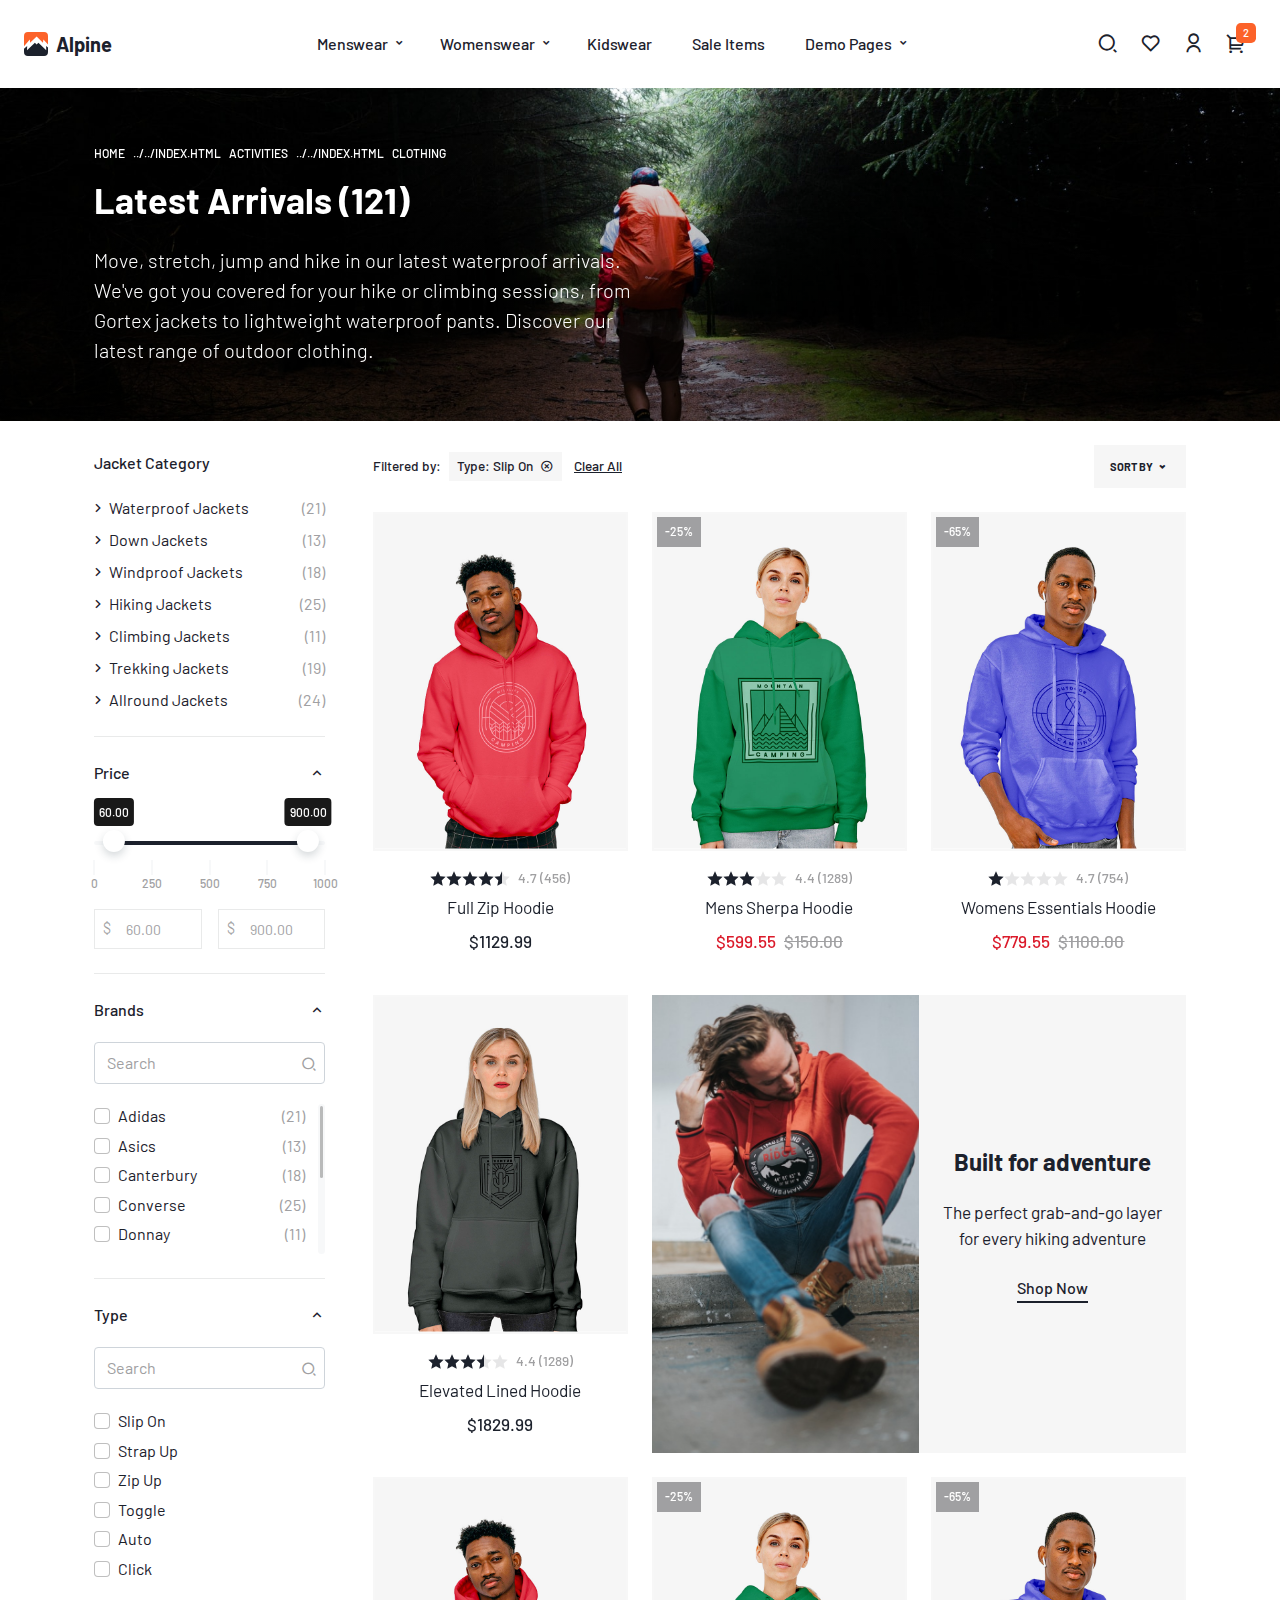
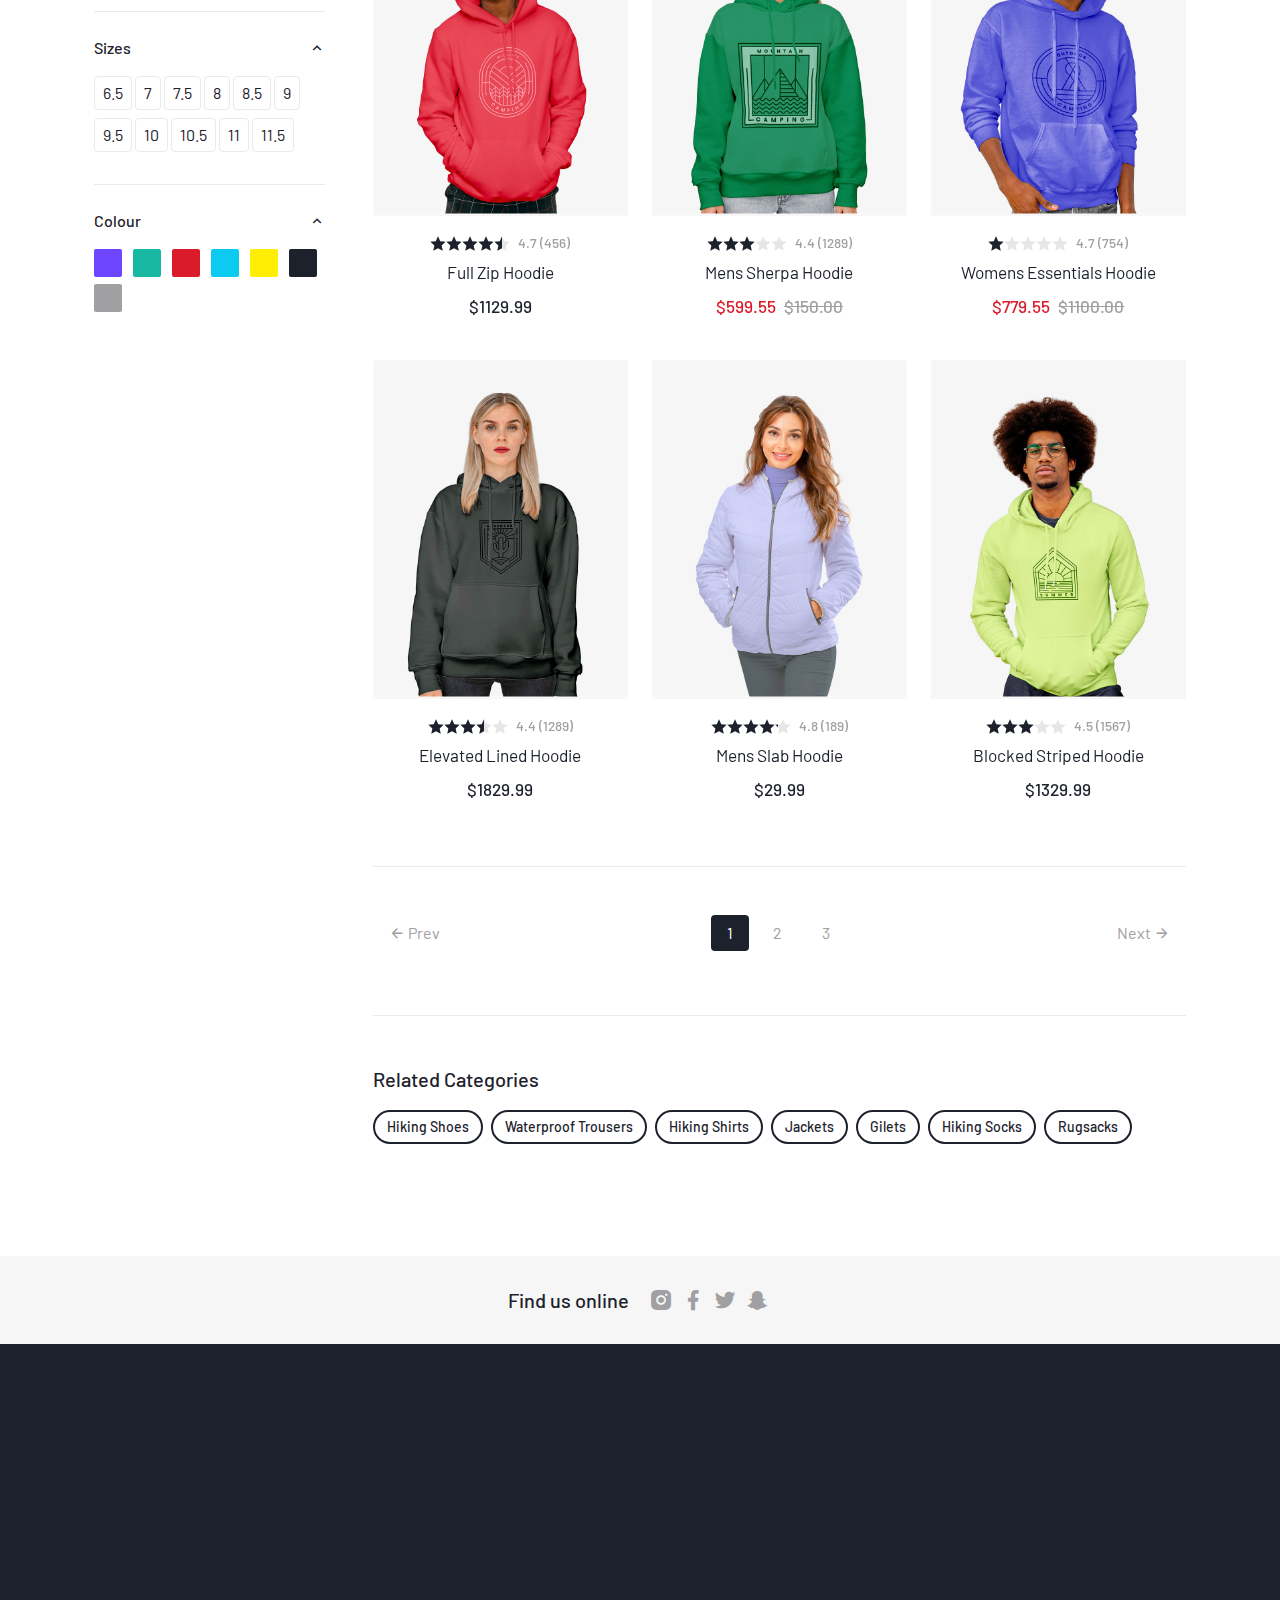
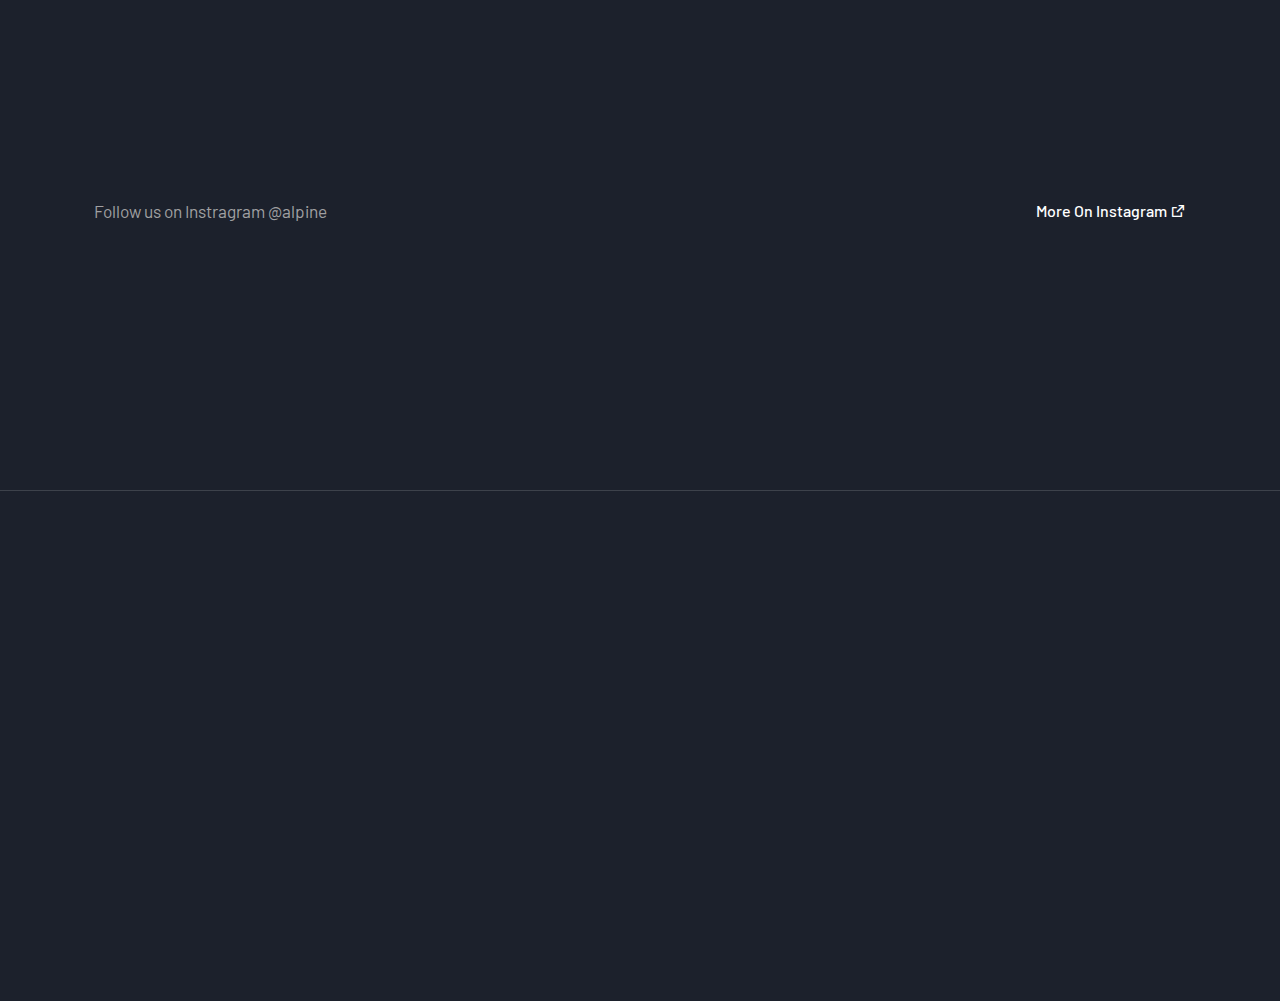
<file: public/category.html>
<!doctype html>
<html lang="en">

<!-- Head -->

<!-- Mirrored from alpine-html-bootstrap.vercel.app/category.html by HTTrack Website Copier/3.x [XR&CO'2014], Thu, 28 Sep 2023 14:15:29 GMT -->
<!-- Added by HTTrack --><meta http-equiv="content-type" content="text/html;charset=utf-8" /><!-- /Added by HTTrack -->
<head>
    <!-- Page Meta Tags-->
    <meta charset="utf-8">
    <meta http-equiv="x-ua-compatible" content="ie=edge">
    <meta name="viewport" content="width=device-width, initial-scale=1.0">
    <meta name="description" content="">
    <meta name="author" content="">
    <meta name="keywords" content="">

    <!-- Favicon -->
    <link rel="apple-touch-icon" sizes="180x180" href="assets/favicon/apple-touch-icon.png">
    <link rel="icon" type="image/png" sizes="32x32" href="assets/favicon/favicon-32x32.png">
    <link rel="icon" type="image/png" sizes="16x16" href="assets/favicon/favicon-16x16.png">
    <link rel="mask-icon" href="assets/favicon/safari-pinned-tab.html" color="#5bbad5">
    <meta name="msapplication-TileColor" content="#da532c">
    <meta name="theme-color" content="#ffffff">
    
    <!-- Vendor CSS -->
    <link rel="stylesheet" href="assets/css/libs.bundle.css" />

    <!-- Main CSS -->
    <link rel="stylesheet" href="assets/css/theme.bundle.css" />

    <!-- Google Fonts-->
    <link rel="preconnect" href="https://fonts.googleapis.com/">
    <link rel="preconnect" href="https://fonts.gstatic.com/" crossorigin>
    <link href="https://fonts.googleapis.com/css2?family=Barlow:wght@300;400;500;600;700&amp;display=swap" rel="stylesheet">

    <!-- Fix for custom scrollbar if JS is disabled-->
    <noscript>
        <style>
          /**
          * Reinstate scrolling for non-JS clients
          */
          .simplebar-content-wrapper {
            overflow: auto;
          }
        </style>
    </noscript>

    <!-- Page Title -->
    <title>Alpine | Bootstrap 5 Ecommerce HTML Template</title>
    
</head>
<body class="">

    <!-- Navbar -->
    <!-- Navbar -->
    <nav
        class="navbar navbar-expand-lg navbar-light bg-white border-bottom mx-0 p-0 flex-column  border-0">
        <div class="w-100 pb-lg-0 pt-lg-0 pt-4 pb-3">
            <div class="container-fluid d-flex justify-content-between align-items-center flex-wrap">
    
                <!-- Logo-->
                <a class="navbar-brand fw-bold fs-3 m-0 p-0 flex-shrink-0" href="index-2.html">
                    <!-- Start of Logo-->
                    <div class="d-flex align-items-center">
                        <div class="f-w-6 d-flex align-items-center me-2 lh-1">
                            <svg xmlns="http://www.w3.org/2000/svg" viewBox="0 0 194 194"><path fill="currentColor" class="svg-logo-white" d="M47.45,60l1.36,27.58,53.41-51.66,50.87,50,3.84-26L194,100.65V31.94A31.94,31.94,0,0,0,162.06,0H31.94A31.94,31.94,0,0,0,0,31.94v82.57Z"/><path fill="currentColor" class="svg-logo-dark" d="M178.8,113.19l1,34.41L116.3,85.92l-14.12,15.9L88.07,85.92,24.58,147.53l.93-34.41L0,134.86v27.2A31.94,31.94,0,0,0,31.94,194H162.06A31.94,31.94,0,0,0,194,162.06V125.83Z"/></svg>
                        </div> <span class="fs-5">Alpine</span>
                    </div>
                    <!-- / Logo-->
                    
                </a>
                <!-- / Logo-->
    
                <!-- Main Navigation-->
                <div class="ms-5 flex-shrink-0 collapse navbar-collapse navbar-collapse-light w-auto flex-grow-1" id="navbarNavDropdown">
    
                    <!-- Mobile Nav Toggler-->
                    <button
                        class="btn btn-link px-2 text-decoration-none navbar-toggler border-0 position-absolute top-0 end-0 mt-3 me-2"
                        data-bs-toggle="collapse" data-bs-target="#navbarNavDropdown" aria-controls="navbarNavDropdown"
                        aria-expanded="false" aria-label="Toggle navigation">
                        <i class="ri-close-circle-line ri-2x"></i>
                    </button>
                    <!-- / Mobile Nav Toggler-->
    
                    <ul class="navbar-nav py-lg-2 mx-auto">
                        <li class="nav-item me-lg-4 dropdown position-static">
                            <a class="nav-link fw-bolder dropdown-toggle py-lg-4" href="#" role="button" data-bs-toggle="dropdown"
                                aria-haspopup="true" aria-expanded="false">
                                Menswear
                            </a>
                            <!-- Menswear dropdown menu-->
                            <div class="dropdown-menu dropdown-megamenu">
                                <div class="container">
                                    <div class="row g-0">
                                        <!-- Dropdown Menu Links Section-->
                                        <div class="col-12 col-lg-7">
                                            <div class="row py-lg-5">
                                            
                                                <!-- menu row-->
                                                <div class="col col-lg-6 mb-5 mb-sm-0">
                                                    <h6 class="dropdown-heading">Waterproof Layers</h6>
                                                    <ul class="list-unstyled">
                                                        <li class="dropdown-list-item"><a class="dropdown-item" href="category.html">Waterproof
                                                                Jackets</a></li>
                                                        <li class="dropdown-list-item"><a class="dropdown-item" href="category.html">Insulated
                                                                Jackets</a></li>
                                                        <li class="dropdown-list-item"><a class="dropdown-item" href="category.html">Down
                                                                Jackets</a></li>
                                                        <li class="dropdown-list-item"><a class="dropdown-item" href="category.html">Softshell
                                                                Jackets</a></li>
                                                        <li class="dropdown-list-item"><a class="dropdown-item" href="category.html">Casual
                                                                Jackets</a></li>
                                                        <li class="dropdown-list-item"><a class="dropdown-item" href="category.html">Windproof
                                                                Jackets</a></li>
                                                        <li class="dropdown-list-item"><a class="dropdown-item" href="category.html">Breathable
                                                                Jackets</a></li>
                                                        <li class="dropdown-list-item"><a class="dropdown-item" href="category.html">Cleaning &
                                                                Proofing</a></li>
                                                        <li class="dropdown-list-item"><a class="dropdown-item dropdown-link-all"
                                                                href="category.html">View All</a></li>
                                                    </ul>
                                            
                                                </div>
                                                <!-- /menu row-->
                                            
                                                <!-- menu row-->
                                                <div class="col col-lg-6">
                                                    <h6 class="dropdown-heading">Brands</h6>
                                                    <ul class="list-unstyled">
                                                        <li class="dropdown-list-item"><a class="dropdown-item" href="category.html">Lifestyle &
                                                                Casual</a></li>
                                                        <li class="dropdown-list-item"><a class="dropdown-item" href="category.html">Walking
                                                                Shoes</a></li>
                                                        <li class="dropdown-list-item"><a class="dropdown-item" href="category.html">Running
                                                                Shoes</a></li>
                                                        <li class="dropdown-list-item"><a class="dropdown-item" href="category.html">Military
                                                                Boots</a></li>
                                                        <li class="dropdown-list-item"><a class="dropdown-item" href="category.html">Fabric Walking
                                                                Boots</a></li>
                                                        <li class="dropdown-list-item"><a class="dropdown-item" href="category.html">Leather
                                                                Walking Boots</a></li>
                                                        <li class="dropdown-list-item"><a class="dropdown-item" href="category.html">Wellies</a>
                                                        </li>
                                                        <li class="dropdown-list-item"><a class="dropdown-item" href="category.html">Winter
                                                                Footwear</a></li>
                                                        <li class="dropdown-list-item"><a class="dropdown-item dropdown-link-all"
                                                                href="category.html">View All</a></li>
                                                    </ul>
                                                </div>
                                                <!-- /menu row-->
                                            
                                            </div>                    </div>
                                        <!-- /Dropdown Menu Links Section-->
                    
                                        <!-- Dropdown Menu Images Section-->
                                        <div class="d-none d-lg-block col-lg-5">
                                            <div class="vw-50 h-100 bg-img-cover bg-pos-center-center position-absolute" style="background-image: url(assets/images/banners/banner-2.jpg);"></div>
                                        </div>
                                        <!-- Dropdown Menu Images Section-->
                                    </div>
                                </div>
                            </div>
                            <!-- / Menswear dropdown menu-->
                        </li>
                        <li class="nav-item me-lg-4 dropdown position-static">
                            <a class="nav-link fw-bolder dropdown-toggle py-lg-4" href="#" role="button" data-bs-toggle="dropdown"
                                aria-haspopup="true" aria-expanded="false">
                                Womenswear
                            </a>
                            <!-- Womenswear dropdown menu-->
                            <div class="dropdown-menu dropdown-megamenu">
                                <div class="container">
                                    <div class="row g-0">
                                        <!-- Dropdown Menu Links Section-->
                                        <div class="col-12 col-lg-7">
                                            <div class="row py-lg-5">
                                            
                                                <!-- menu row-->
                                                <div class="col col-lg-6 mb-5 mb-sm-0">
                                                    <h6 class="dropdown-heading">Waterproof Layers</h6>
                                                    <ul class="list-unstyled">
                                                        <li class="dropdown-list-item"><a class="dropdown-item" href="category.html">Waterproof
                                                                Jackets</a></li>
                                                        <li class="dropdown-list-item"><a class="dropdown-item" href="category.html">Insulated
                                                                Jackets</a></li>
                                                        <li class="dropdown-list-item"><a class="dropdown-item" href="category.html">Down
                                                                Jackets</a></li>
                                                        <li class="dropdown-list-item"><a class="dropdown-item" href="category.html">Softshell
                                                                Jackets</a></li>
                                                        <li class="dropdown-list-item"><a class="dropdown-item" href="category.html">Casual
                                                                Jackets</a></li>
                                                        <li class="dropdown-list-item"><a class="dropdown-item" href="category.html">Windproof
                                                                Jackets</a></li>
                                                        <li class="dropdown-list-item"><a class="dropdown-item" href="category.html">Breathable
                                                                Jackets</a></li>
                                                        <li class="dropdown-list-item"><a class="dropdown-item" href="category.html">Cleaning &
                                                                Proofing</a></li>
                                                        <li class="dropdown-list-item"><a class="dropdown-item dropdown-link-all"
                                                                href="category.html">View All</a></li>
                                                    </ul>
                                            
                                                </div>
                                                <!-- /menu row-->
                                            
                                                <!-- menu row-->
                                                <div class="col col-lg-6">
                                                    <h6 class="dropdown-heading">Brands</h6>
                                                    <ul class="list-unstyled">
                                                        <li class="dropdown-list-item"><a class="dropdown-item" href="category.html">Lifestyle &
                                                                Casual</a></li>
                                                        <li class="dropdown-list-item"><a class="dropdown-item" href="category.html">Walking
                                                                Shoes</a></li>
                                                        <li class="dropdown-list-item"><a class="dropdown-item" href="category.html">Running
                                                                Shoes</a></li>
                                                        <li class="dropdown-list-item"><a class="dropdown-item" href="category.html">Military
                                                                Boots</a></li>
                                                        <li class="dropdown-list-item"><a class="dropdown-item" href="category.html">Fabric Walking
                                                                Boots</a></li>
                                                        <li class="dropdown-list-item"><a class="dropdown-item" href="category.html">Leather
                                                                Walking Boots</a></li>
                                                        <li class="dropdown-list-item"><a class="dropdown-item" href="category.html">Wellies</a>
                                                        </li>
                                                        <li class="dropdown-list-item"><a class="dropdown-item" href="category.html">Winter
                                                                Footwear</a></li>
                                                        <li class="dropdown-list-item"><a class="dropdown-item dropdown-link-all"
                                                                href="category.html">View All</a></li>
                                                    </ul>
                                                </div>
                                                <!-- /menu row-->
                                            
                                            </div>                    </div>
                                        <!-- /Dropdown Menu Links Section-->
                    
                                        <!-- Dropdown Menu Images Section-->
                                        <div class="d-none d-lg-block col-lg-5">
                                            <div class="vw-50 h-100 bg-img-cover bg-pos-center-center position-absolute" style="background-image: url(assets/images/banners/banner-4.jpg);"></div>
                                        </div>
                                        <!-- Dropdown Menu Images Section-->
                                    </div>
                                </div>
                            </div>
                            <!-- / Womenswear dropdown menu-->
                        </li>
                        <li class="nav-item me-lg-4">
                            <a class="nav-link fw-bolder py-lg-4" href="#">
                                Kidswear
                            </a>
                        </li>
                        <li class="nav-item me-lg-4">
                            <a class="nav-link fw-bolder py-lg-4" href="#">
                                Sale Items
                            </a>
                        </li>
                        <li class="nav-item dropdown me-lg-4">
                            <a class="nav-link fw-bolder dropdown-toggle py-lg-4" href="#" role="button" data-bs-toggle="dropdown"
                                aria-haspopup="true" aria-expanded="false">
                                Demo Pages
                            </a>
                            <ul class="dropdown-menu">
                                <li><a class="dropdown-item" href="index-2.html">Homepage</a></li>
                                <li><a class="dropdown-item" href="category.html">Category</a></li>
                                <li><a class="dropdown-item" href="product.html">Product</a></li>
                                <li><a class="dropdown-item" href="cart.html">Cart</a></li>
                                <li><a class="dropdown-item" href="checkout.html">Checkout</a></li>
                              </ul>
                        </li>
                    </ul>            </div>
                <!-- / Main Navigation-->
    
                <!-- Navbar Icons-->
                <ul class="list-unstyled mb-0 d-flex align-items-center">
    
                    <!-- Navbar Toggle Icon-->
                    <li class="d-inline-block d-lg-none">
                        <button
                            class="btn btn-link px-2 text-decoration-none navbar-toggler border-0 d-flex align-items-center"
                            data-bs-toggle="collapse" data-bs-target="#navbarNavDropdown" aria-controls="navbarNavDropdown"
                            aria-expanded="false" aria-label="Toggle navigation">
                            <i class="ri-menu-line ri-lg align-middle"></i>
                        </button>
                    </li>
                    <!-- /Navbar Toggle Icon-->
    
                    <!-- Navbar Search-->
                    <li class="ms-1 d-inline-block">
                        <button
                            class="btn btn-link px-2 text-decoration-none d-flex align-items-center"
                            data-pr-search>
                            <i class="ri-search-2-line ri-lg align-middle"></i>
                        </button>
                    </li>
                    <!-- /Navbar Search-->
    
                    <!-- Navbar Wishlist-->
                    <li class="ms-1 d-none d-lg-inline-block">
                        <a class="btn btn-link px-2 py-0 text-decoration-none d-flex align-items-center"
                            href="#">
                            <i class="ri-heart-line ri-lg align-middle"></i>
                        </a>
                    </li>
                    <!-- /Navbar Wishlist-->
    
                    <!-- Navbar Login-->
                    <li class="ms-1 d-none d-lg-inline-block">
                        <a class="btn btn-link px-2 text-decoration-none d-flex align-items-center"
                            href="#">
                            <i class="ri-user-line ri-lg align-middle"></i>
                        </a>
                    </li>
                    <!-- /Navbar Login-->
    
                    <!-- Navbar Cart-->
                    <li class="ms-1 d-inline-block position-relative">
                        <button
                            class="btn btn-link px-2 text-decoration-none d-flex align-items-center disable-child-pointer"
                            data-bs-toggle="offcanvas" data-bs-target="#offcanvasCart" aria-controls="offcanvasCart">
                            <i class="ri-shopping-cart-2-line ri-lg align-middle position-relative z-index-10"></i>
                            <span
                                class="fs-xs fw-bolder f-w-5 f-h-5 bg-orange rounded-lg d-block lh-1 pt-1 position-absolute top-0 end-0 z-index-20 mt-2 text-white">2</span>
                        </button>
                    </li>
                    <!-- /Navbar Cart-->
    
                </ul>
                <!-- Navbar Icons-->
    
            </div>
        </div>
    </nav>
    <!-- / Navbar-->    <!-- / Navbar-->

    <!-- Main Section-->
    <section class="mt-0 ">

        <!-- Category Top Banner -->
        <div class="py-6 bg-img-cover bg-dark bg-overlay-gradient-dark position-relative overflow-hidden mb-4 bg-pos-center-center"
            style="background-image: url(assets/images/banners/banner-1.jpg);">
            <div class="container position-relative z-index-20" data-aos="fade-right" data-aos-delay="300">
                <nav aria-label="breadcrumb">
                    <ol class="breadcrumb">
                      <li class="breadcrumb-item breadcrumb-light"><a href="#">Home</a></li>
                      <li class="breadcrumb-item breadcrumb-light"><a href="#">Activities</a></li>
                      <li class="breadcrumb-item active breadcrumb-light" aria-current="page">Clothing</li>
                    </ol>
                </nav>                <h1 class="fw-bold display-6 mb-4 text-white">Latest Arrivals (121)</h1>
                <div class="col-12 col-md-6">
                    <p class="lead text-white mb-0">
                        Move, stretch, jump and hike in our latest waterproof arrivals. We've got you covered for your
                        hike or climbing sessions, from Gortex jackets to lightweight waterproof pants. Discover our
                        latest range of outdoor clothing.
                    </p>
                </div>
            </div>
        </div>
        <!-- Category Top Banner -->

        <div class="container">

            <div class="row">

                <!-- Category Aside/Sidebar -->
                <div class="d-none d-lg-flex col-lg-3">
                    <div class="pe-4">
                        <!-- Category Aside -->
                        <aside>
                        
                                <!-- Filter Category -->
                                <div class="mb-4">
                                    <h2 class="mb-4 fs-6 mt-2 fw-bolder">Jacket Category</h2>
                                    <nav>
                                        <ul class="list-unstyled list-default-text">
                                                <li class="mb-2"><a
                                                    class="text-decoration-none text-body text-secondary-hover transition-all d-flex justify-content-between align-items-center"
                                                    href="#"><span><i class="ri-arrow-right-s-line align-bottom ms-n1"></i> Waterproof Jackets</span> <span class="text-muted ms-4">(21)</span></a>
                                                </li>                        <li class="mb-2"><a
                                                    class="text-decoration-none text-body text-secondary-hover transition-all d-flex justify-content-between align-items-center"
                                                    href="#"><span><i class="ri-arrow-right-s-line align-bottom ms-n1"></i> Down Jackets</span> <span class="text-muted ms-4">(13)</span></a>
                                                </li>                        <li class="mb-2"><a
                                                    class="text-decoration-none text-body text-secondary-hover transition-all d-flex justify-content-between align-items-center"
                                                    href="#"><span><i class="ri-arrow-right-s-line align-bottom ms-n1"></i> Windproof Jackets</span> <span class="text-muted ms-4">(18)</span></a>
                                                </li>                        <li class="mb-2"><a
                                                    class="text-decoration-none text-body text-secondary-hover transition-all d-flex justify-content-between align-items-center"
                                                    href="#"><span><i class="ri-arrow-right-s-line align-bottom ms-n1"></i> Hiking Jackets</span> <span class="text-muted ms-4">(25)</span></a>
                                                </li>                        <li class="mb-2"><a
                                                    class="text-decoration-none text-body text-secondary-hover transition-all d-flex justify-content-between align-items-center"
                                                    href="#"><span><i class="ri-arrow-right-s-line align-bottom ms-n1"></i> Climbing Jackets</span> <span class="text-muted ms-4">(11)</span></a>
                                                </li>                        <li class="mb-2"><a
                                                    class="text-decoration-none text-body text-secondary-hover transition-all d-flex justify-content-between align-items-center"
                                                    href="#"><span><i class="ri-arrow-right-s-line align-bottom ms-n1"></i> Trekking Jackets</span> <span class="text-muted ms-4">(19)</span></a>
                                                </li>                        <li class="mb-2"><a
                                                    class="text-decoration-none text-body text-secondary-hover transition-all d-flex justify-content-between align-items-center"
                                                    href="#"><span><i class="ri-arrow-right-s-line align-bottom ms-n1"></i> Allround Jackets</span> <span class="text-muted ms-4">(24)</span></a>
                                                </li>                </ul>
                                    </nav>
                                </div>
                                <!-- / Filter Category-->
                        
                            <!-- Price Filter -->
                            <div class="py-4 widget-filter widget-filter-price border-top">
                                <a class="small text-body text-decoration-none text-secondary-hover transition-all transition-all fs-6 fw-bolder d-block collapse-icon-chevron"
                                    data-bs-toggle="collapse" href="#filter-price" role="button" aria-expanded="true"
                                    aria-controls="filter-price">
                                    Price
                                </a>
                                <div id="filter-price" class="collapse show">
                                    <div class="filter-price mt-6"></div>
                                    <div class="d-flex justify-content-between align-items-center mt-7">
                                        <div class="input-group mb-0 me-2 border">
                                            <span class="input-group-text bg-transparent fs-7 p-2 text-muted border-0">$</span>
                                            <input type="number" min="00" max="1000" step="1" class="filter-min form-control-sm border flex-grow-1 text-muted border-0">
                                        </div>   
                                        <div class="input-group mb-0 ms-2 border">
                                            <span class="input-group-text bg-transparent fs-7 p-2 text-muted border-0">$</span>
                                            <input type="number" min="00" max="1000" step="1" class="filter-max form-control-sm flex-grow-1 text-muted border-0">
                                        </div>                
                                    </div>        </div>
                            </div>
                            <!-- / Price Filter -->    
                        
                                <!-- Brands Filter -->
                                <div class="py-4 widget-filter border-top">
                                    <a class="small text-body text-decoration-none text-secondary-hover transition-all transition-all fs-6 fw-bolder d-block collapse-icon-chevron"
                                        data-bs-toggle="collapse" href="#filter-brands" role="button" aria-expanded="true"
                                        aria-controls="filter-brands">
                                        Brands
                                    </a>
                                    <div id="filter-brands" class="collapse show">
                                        <div class="input-group my-3 py-1">
                                            <input type="text" class="form-control py-2 filter-search rounded" placeholder="Search" aria-label="Search">
                                            <span class="input-group-text bg-transparent px-2 position-absolute top-7 end-0 border-0 z-index-20"><i class="ri-search-2-line text-muted"></i></span>
                                        </div>
                                        <div class="simplebar-wrapper">
                                            <div class="filter-options" data-pixr-simplebar>
                                                    <div class="form-group form-check mb-0">
                                                        <input type="checkbox" class="form-check-input" id="filter-brand-0">
                                                        <label class="form-check-label fw-normal text-body flex-grow-1 d-flex justify-content-between"
                                                            for="filter-brand-0">Adidas  <span
                                                                class="text-muted">(21)</span></label>
                                                    </div>                            <div class="form-group form-check mb-0">
                                                        <input type="checkbox" class="form-check-input" id="filter-brand-1">
                                                        <label class="form-check-label fw-normal text-body flex-grow-1 d-flex justify-content-between"
                                                            for="filter-brand-1">Asics  <span
                                                                class="text-muted">(13)</span></label>
                                                    </div>                            <div class="form-group form-check mb-0">
                                                        <input type="checkbox" class="form-check-input" id="filter-brand-2">
                                                        <label class="form-check-label fw-normal text-body flex-grow-1 d-flex justify-content-between"
                                                            for="filter-brand-2">Canterbury  <span
                                                                class="text-muted">(18)</span></label>
                                                    </div>                            <div class="form-group form-check mb-0">
                                                        <input type="checkbox" class="form-check-input" id="filter-brand-3">
                                                        <label class="form-check-label fw-normal text-body flex-grow-1 d-flex justify-content-between"
                                                            for="filter-brand-3">Converse  <span
                                                                class="text-muted">(25)</span></label>
                                                    </div>                            <div class="form-group form-check mb-0">
                                                        <input type="checkbox" class="form-check-input" id="filter-brand-4">
                                                        <label class="form-check-label fw-normal text-body flex-grow-1 d-flex justify-content-between"
                                                            for="filter-brand-4">Donnay  <span
                                                                class="text-muted">(11)</span></label>
                                                    </div>                            <div class="form-group form-check mb-0">
                                                        <input type="checkbox" class="form-check-input" id="filter-brand-5">
                                                        <label class="form-check-label fw-normal text-body flex-grow-1 d-flex justify-content-between"
                                                            for="filter-brand-5">Nike  <span
                                                                class="text-muted">(19)</span></label>
                                                    </div>                            <div class="form-group form-check mb-0">
                                                        <input type="checkbox" class="form-check-input" id="filter-brand-6">
                                                        <label class="form-check-label fw-normal text-body flex-grow-1 d-flex justify-content-between"
                                                            for="filter-brand-6">Millet  <span
                                                                class="text-muted">(24)</span></label>
                                                    </div>                            <div class="form-group form-check mb-0">
                                                        <input type="checkbox" class="form-check-input" id="filter-brand-7">
                                                        <label class="form-check-label fw-normal text-body flex-grow-1 d-flex justify-content-between"
                                                            for="filter-brand-7">Puma  <span
                                                                class="text-muted">(11)</span></label>
                                                    </div>                            <div class="form-group form-check mb-0">
                                                        <input type="checkbox" class="form-check-input" id="filter-brand-8">
                                                        <label class="form-check-label fw-normal text-body flex-grow-1 d-flex justify-content-between"
                                                            for="filter-brand-8">Reebok  <span
                                                                class="text-muted">(19)</span></label>
                                                    </div>                            <div class="form-group form-check mb-0">
                                                        <input type="checkbox" class="form-check-input" id="filter-brand-9">
                                                        <label class="form-check-label fw-normal text-body flex-grow-1 d-flex justify-content-between"
                                                            for="filter-brand-9">Under Armour  <span
                                                                class="text-muted">(24)</span></label>
                                                    </div>                    </div>
                                        </div>
                                    </div>
                                </div>
                                <!-- / Brands Filter -->
                        
                                <!-- Type Filter -->
                                <div class="py-4 widget-filter border-top">
                                    <a class="small text-body text-decoration-none text-secondary-hover transition-all transition-all fs-6 fw-bolder d-block collapse-icon-chevron"
                                        data-bs-toggle="collapse" href="#filter-type" role="button" aria-expanded="true"
                                        aria-controls="filter-type">
                                        Type
                                    </a>
                                    <div id="filter-type" class="collapse show">
                                        <div class="input-group my-3 py-1">
                                            <input type="text" class="form-control py-2 filter-search rounded" placeholder="Search" aria-label="Search">
                                            <span class="input-group-text bg-transparent px-2 position-absolute top-7 end-0 border-0 z-index-20"><i class="ri-search-2-line text-muted"></i></span>
                                        </div>
                                        <div class="filter-options">
                                                <div class="form-group form-check mb-0">
                                                    <input type="checkbox" class="form-check-input" id="filter-type-0">
                                                    <label class="form-check-label fw-normal text-body flex-grow-1 d-flex justify-content-between"
                                                        for="filter-type-0">Slip On </label>
                                                </div>                        <div class="form-group form-check mb-0">
                                                    <input type="checkbox" class="form-check-input" id="filter-type-1">
                                                    <label class="form-check-label fw-normal text-body flex-grow-1 d-flex justify-content-between"
                                                        for="filter-type-1">Strap Up </label>
                                                </div>                        <div class="form-group form-check mb-0">
                                                    <input type="checkbox" class="form-check-input" id="filter-type-2">
                                                    <label class="form-check-label fw-normal text-body flex-grow-1 d-flex justify-content-between"
                                                        for="filter-type-2">Zip Up </label>
                                                </div>                        <div class="form-group form-check mb-0">
                                                    <input type="checkbox" class="form-check-input" id="filter-type-3">
                                                    <label class="form-check-label fw-normal text-body flex-grow-1 d-flex justify-content-between"
                                                        for="filter-type-3">Toggle </label>
                                                </div>                        <div class="form-group form-check mb-0">
                                                    <input type="checkbox" class="form-check-input" id="filter-type-4">
                                                    <label class="form-check-label fw-normal text-body flex-grow-1 d-flex justify-content-between"
                                                        for="filter-type-4">Auto </label>
                                                </div>                        <div class="form-group form-check mb-0">
                                                    <input type="checkbox" class="form-check-input" id="filter-type-5">
                                                    <label class="form-check-label fw-normal text-body flex-grow-1 d-flex justify-content-between"
                                                        for="filter-type-5">Click </label>
                                                </div>                </div>
                                    </div>
                                </div>
                                <!-- / Type Filter -->
                            
                                <!-- Sizes Filter -->
                                <div class="py-4 widget-filter border-top">
                                    <a class="small text-body text-decoration-none text-secondary-hover transition-all transition-all fs-6 fw-bolder d-block collapse-icon-chevron"
                                        data-bs-toggle="collapse" href="#filter-sizes" role="button" aria-expanded="true"
                                        aria-controls="filter-sizes">
                                        Sizes
                                    </a>
                                    <div id="filter-sizes" class="collapse show">
                                        <div class="filter-options mt-3">
                                                <div class="form-group d-inline-block mr-2 mb-2 form-check-bg form-check-custom">
                                                    <input type="checkbox" class="form-check-bg-input" id="filter-sizes-0">
                                                    <label class="form-check-label fw-normal" for="filter-sizes-0">6.5</label>
                                                </div>                        <div class="form-group d-inline-block mr-2 mb-2 form-check-bg form-check-custom">
                                                    <input type="checkbox" class="form-check-bg-input" id="filter-sizes-1">
                                                    <label class="form-check-label fw-normal" for="filter-sizes-1">7</label>
                                                </div>                        <div class="form-group d-inline-block mr-2 mb-2 form-check-bg form-check-custom">
                                                    <input type="checkbox" class="form-check-bg-input" id="filter-sizes-2">
                                                    <label class="form-check-label fw-normal" for="filter-sizes-2">7.5</label>
                                                </div>                        <div class="form-group d-inline-block mr-2 mb-2 form-check-bg form-check-custom">
                                                    <input type="checkbox" class="form-check-bg-input" id="filter-sizes-3">
                                                    <label class="form-check-label fw-normal" for="filter-sizes-3">8</label>
                                                </div>                        <div class="form-group d-inline-block mr-2 mb-2 form-check-bg form-check-custom">
                                                    <input type="checkbox" class="form-check-bg-input" id="filter-sizes-4">
                                                    <label class="form-check-label fw-normal" for="filter-sizes-4">8.5</label>
                                                </div>                        <div class="form-group d-inline-block mr-2 mb-2 form-check-bg form-check-custom">
                                                    <input type="checkbox" class="form-check-bg-input" id="filter-sizes-5">
                                                    <label class="form-check-label fw-normal" for="filter-sizes-5">9</label>
                                                </div>                        <div class="form-group d-inline-block mr-2 mb-2 form-check-bg form-check-custom">
                                                    <input type="checkbox" class="form-check-bg-input" id="filter-sizes-6">
                                                    <label class="form-check-label fw-normal" for="filter-sizes-6">9.5</label>
                                                </div>                        <div class="form-group d-inline-block mr-2 mb-2 form-check-bg form-check-custom">
                                                    <input type="checkbox" class="form-check-bg-input" id="filter-sizes-7">
                                                    <label class="form-check-label fw-normal" for="filter-sizes-7">10</label>
                                                </div>                        <div class="form-group d-inline-block mr-2 mb-2 form-check-bg form-check-custom">
                                                    <input type="checkbox" class="form-check-bg-input" id="filter-sizes-8">
                                                    <label class="form-check-label fw-normal" for="filter-sizes-8">10.5</label>
                                                </div>                        <div class="form-group d-inline-block mr-2 mb-2 form-check-bg form-check-custom">
                                                    <input type="checkbox" class="form-check-bg-input" id="filter-sizes-9">
                                                    <label class="form-check-label fw-normal" for="filter-sizes-9">11</label>
                                                </div>                        <div class="form-group d-inline-block mr-2 mb-2 form-check-bg form-check-custom">
                                                    <input type="checkbox" class="form-check-bg-input" id="filter-sizes-10">
                                                    <label class="form-check-label fw-normal" for="filter-sizes-10">11.5</label>
                                                </div>                </div>
                                    </div>
                                </div>
                                <!-- / Sizes Filter -->
                            
                                <!-- Colour Filter -->
                                <div class="py-4 widget-filter border-top">
                                    <a class="small text-body text-decoration-none text-secondary-hover transition-all transition-all fs-6 fw-bolder d-block collapse-icon-chevron"
                                        data-bs-toggle="collapse" href="#filter-colour" role="button" aria-expanded="true"
                                        aria-controls="filter-colour">
                                        Colour
                                    </a>
                                    <div id="filter-colour" class="collapse show">
                                        <div class="filter-options mt-3">
                                                <div class="form-group d-inline-block mr-1 mb-1 form-check-solid-bg-checkmark form-check-custom form-check-primary">
                                                    <input type="checkbox" class="form-check-color-input" id="filter-colours-0">
                                                    <label class="form-check-label" for="filter-colours-0"></label>
                                                </div>                        <div class="form-group d-inline-block mr-1 mb-1 form-check-solid-bg-checkmark form-check-custom form-check-success">
                                                    <input type="checkbox" class="form-check-color-input" id="filter-colours-1">
                                                    <label class="form-check-label" for="filter-colours-1"></label>
                                                </div>                        <div class="form-group d-inline-block mr-1 mb-1 form-check-solid-bg-checkmark form-check-custom form-check-danger">
                                                    <input type="checkbox" class="form-check-color-input" id="filter-colours-2">
                                                    <label class="form-check-label" for="filter-colours-2"></label>
                                                </div>                        <div class="form-group d-inline-block mr-1 mb-1 form-check-solid-bg-checkmark form-check-custom form-check-info">
                                                    <input type="checkbox" class="form-check-color-input" id="filter-colours-3">
                                                    <label class="form-check-label" for="filter-colours-3"></label>
                                                </div>                        <div class="form-group d-inline-block mr-1 mb-1 form-check-solid-bg-checkmark form-check-custom form-check-warning">
                                                    <input type="checkbox" class="form-check-color-input" id="filter-colours-4">
                                                    <label class="form-check-label" for="filter-colours-4"></label>
                                                </div>                        <div class="form-group d-inline-block mr-1 mb-1 form-check-solid-bg-checkmark form-check-custom form-check-dark">
                                                    <input type="checkbox" class="form-check-color-input" id="filter-colours-5">
                                                    <label class="form-check-label" for="filter-colours-5"></label>
                                                </div>                        <div class="form-group d-inline-block mr-1 mb-1 form-check-solid-bg-checkmark form-check-custom form-check-secondary">
                                                    <input type="checkbox" class="form-check-color-input" id="filter-colours-6">
                                                    <label class="form-check-label" for="filter-colours-6"></label>
                                                </div>                </div>
                                    </div>
                                </div>
                                <!-- / Colour Filter -->
                        
                        </aside>
                        <!-- / Category Aside-->                    </div>
                </div>
                <!-- / Category Aside/Sidebar -->

                <!-- Category Products-->
                <div class="col-12 col-lg-9">

                    <!-- Top Toolbar-->
                    <div class="mb-4 d-md-flex justify-content-between align-items-center">
                        <div class="d-flex justify-content-start align-items-center flex-grow-1 mb-4 mb-md-0">
                            <small class="d-inline-block fw-bolder">Filtered by:</small>
                            <ul class="list-unstyled d-inline-block mb-0 ms-2">
                                <li class="bg-light py-1 fw-bolder px-2 cursor-pointer d-inline-block me-1 small">Type: Slip On <i
                                        class="ri-close-circle-line align-bottom ms-1"></i></li>
                            </ul>
                            <span
                                class="fw-bolder text-muted-hover text-decoration-underline ms-2 cursor-pointer small">Clear
                                All</span>
                        </div>
                        <div class="d-flex align-items-center flex-column flex-md-row">
                            <!-- Filter Trigger-->
                            <button class="btn bg-light p-3 d-flex d-lg-none align-items-center fs-xs fw-bold text-uppercase w-100 mb-2 mb-md-0 w-md-auto"
                                type="button" data-bs-toggle="offcanvas" data-bs-target="#offcanvasFilters"
                                aria-controls="offcanvasFilters">
                                <i class="ri-equalizer-line me-2"></i> Filters
                            </button>
                            <!-- / Filter Trigger-->
                            <div class="dropdown ms-md-2 lh-1 p-3 bg-light w-100 mb-2 mb-md-0 w-md-auto">
                                <p class="fs-xs fw-bold text-uppercase text-muted-hover p-0 m-0" role="button"
                                    data-bs-toggle="dropdown" aria-expanded="false">Sort By <i
                                        class="ri-arrow-drop-down-line ri-lg align-bottom"></i></p>
                                <ul class="dropdown-menu">
                                    <li><a class="dropdown-item fs-xs fw-bold text-uppercase text-muted-hover mb-2"
                                            href="#">Price: Hi Low</a></li>
                                    <li><a class="dropdown-item fs-xs fw-bold text-uppercase text-muted-hover mb-2"
                                            href="#">Price: Low Hi</a></li>
                                    <li><a class="dropdown-item fs-xs fw-bold text-uppercase text-muted-hover mb-2"
                                            href="#">Name</a></li>
                                </ul>
                            </div>
                        </div>
                    </div>                    <!-- / Top Toolbar-->

                    <!-- Products-->
                    <div class="row g-4 mb-5">
                                <div class="col-12 col-sm-6 col-md-4">
                                    <!-- Card Product-->
                                    <div class="card position-relative h-100 card-listing hover-trigger">
                                        <div class="card-header">
                                            <picture class="position-relative overflow-hidden d-block bg-light">
                                                <img class="w-100 img-fluid position-relative z-index-10" title="" src="assets/images/products/product-1.jpg" alt="">
                                            </picture>
                                                <picture class="position-absolute z-index-20 start-0 top-0 hover-show bg-light">
                                                    <img class="w-100 img-fluid" title="" src="assets/images/products/product-1b.jpg" alt="">
                                                </picture>
                                            <div class="card-actions">
                                                <span class="small text-uppercase tracking-wide fw-bolder text-center d-block">Quick Add</span>
                                                <div class="d-flex justify-content-center align-items-center flex-wrap mt-3">
                                                    <button class="btn btn-outline-dark btn-sm mx-2">S</button>
                                                    <button class="btn btn-outline-dark btn-sm mx-2">M</button>
                                                    <button class="btn btn-outline-dark btn-sm mx-2">L</button>
                                                </div>
                                            </div>
                                        </div>
                                        <div class="card-body px-0 text-center">
                                            <div class="d-flex justify-content-center align-items-center mx-auto mb-1">
                                                <!-- Review Stars Small-->
                                    <div class="rating position-relative d-table">
                                        <div class="position-absolute stars" style="width: 90%">
                                            <i class="ri-star-fill text-dark mr-1"></i>
                                            <i class="ri-star-fill text-dark mr-1"></i>
                                            <i class="ri-star-fill text-dark mr-1"></i>
                                            <i class="ri-star-fill text-dark mr-1"></i>
                                            <i class="ri-star-fill text-dark mr-1"></i>
                                        </div>
                                        <div class="stars">
                                            <i class="ri-star-fill mr-1 text-muted opacity-25"></i>
                                            <i class="ri-star-fill mr-1 text-muted opacity-25"></i>
                                            <i class="ri-star-fill mr-1 text-muted opacity-25"></i>
                                            <i class="ri-star-fill mr-1 text-muted opacity-25"></i>
                                            <i class="ri-star-fill mr-1 text-muted opacity-25"></i>
                                        </div>
                                    </div> <span class="small fw-bolder ms-2 text-muted"> 4.7 (456)</span>
                                            </div>
                                            <a class="mb-0 mx-2 mx-md-4 fs-p link-cover text-decoration-none d-block text-center"
                                                href="product.html">Full Zip Hoodie</a>
                                                <p class="fw-bolder m-0 mt-2">$1129.99</p>
                                        </div>
                                    </div>
                                    <!--/ Card Product-->
                                </div>
                                <div class="col-12 col-sm-6 col-md-4">
                                    <!-- Card Product-->
                                    <div class="card position-relative h-100 card-listing hover-trigger">
                                            <span class="badge card-badge bg-secondary">-25%</span>
                                        <div class="card-header">
                                            <picture class="position-relative overflow-hidden d-block bg-light">
                                                <img class="w-100 img-fluid position-relative z-index-10" title="" src="assets/images/products/product-2.jpg" alt="">
                                            </picture>
                                            <div class="card-actions">
                                                <span class="small text-uppercase tracking-wide fw-bolder text-center d-block">Quick Add</span>
                                                <div class="d-flex justify-content-center align-items-center flex-wrap mt-3">
                                                    <button class="btn btn-outline-dark btn-sm mx-2">S</button>
                                                    <button class="btn btn-outline-dark btn-sm mx-2">M</button>
                                                    <button class="btn btn-outline-dark btn-sm mx-2">L</button>
                                                </div>
                                            </div>
                                        </div>
                                        <div class="card-body px-0 text-center">
                                            <div class="d-flex justify-content-center align-items-center mx-auto mb-1">
                                                <!-- Review Stars Small-->
                                    <div class="rating position-relative d-table">
                                        <div class="position-absolute stars" style="width: 60%">
                                            <i class="ri-star-fill text-dark mr-1"></i>
                                            <i class="ri-star-fill text-dark mr-1"></i>
                                            <i class="ri-star-fill text-dark mr-1"></i>
                                            <i class="ri-star-fill text-dark mr-1"></i>
                                            <i class="ri-star-fill text-dark mr-1"></i>
                                        </div>
                                        <div class="stars">
                                            <i class="ri-star-fill mr-1 text-muted opacity-25"></i>
                                            <i class="ri-star-fill mr-1 text-muted opacity-25"></i>
                                            <i class="ri-star-fill mr-1 text-muted opacity-25"></i>
                                            <i class="ri-star-fill mr-1 text-muted opacity-25"></i>
                                            <i class="ri-star-fill mr-1 text-muted opacity-25"></i>
                                        </div>
                                    </div> <span class="small fw-bolder ms-2 text-muted"> 4.4 (1289)</span>
                                            </div>
                                            <a class="mb-0 mx-2 mx-md-4 fs-p link-cover text-decoration-none d-block text-center"
                                                href="product.html">Mens Sherpa Hoodie</a>
                                                <div class="d-flex justify-content-center align-items-center mt-2">
                                                    <p class="mb-0 me-2 text-danger fw-bolder">$<span>599.55</span></p>
                                                    <p class="mb-0 text-muted fw-bolder"><s>$<span>150.00</span></s></p>
                                                </div>
                                        </div>
                                    </div>
                                    <!--/ Card Product-->
                                </div>
                                <div class="col-12 col-sm-6 col-md-4">
                                    <!-- Card Product-->
                                    <div class="card position-relative h-100 card-listing hover-trigger">
                                            <span class="badge card-badge bg-secondary">-65%</span>
                                        <div class="card-header">
                                            <picture class="position-relative overflow-hidden d-block bg-light">
                                                <img class="w-100 img-fluid position-relative z-index-10" title="" src="assets/images/products/product-3.jpg" alt="">
                                            </picture>
                                            <div class="card-actions">
                                                <span class="small text-uppercase tracking-wide fw-bolder text-center d-block">Quick Add</span>
                                                <div class="d-flex justify-content-center align-items-center flex-wrap mt-3">
                                                    <button class="btn btn-outline-dark btn-sm mx-2">S</button>
                                                    <button class="btn btn-outline-dark btn-sm mx-2">M</button>
                                                    <button class="btn btn-outline-dark btn-sm mx-2">L</button>
                                                </div>
                                            </div>
                                        </div>
                                        <div class="card-body px-0 text-center">
                                            <div class="d-flex justify-content-center align-items-center mx-auto mb-1">
                                                <!-- Review Stars Small-->
                                    <div class="rating position-relative d-table">
                                        <div class="position-absolute stars" style="width: 20%">
                                            <i class="ri-star-fill text-dark mr-1"></i>
                                            <i class="ri-star-fill text-dark mr-1"></i>
                                            <i class="ri-star-fill text-dark mr-1"></i>
                                            <i class="ri-star-fill text-dark mr-1"></i>
                                            <i class="ri-star-fill text-dark mr-1"></i>
                                        </div>
                                        <div class="stars">
                                            <i class="ri-star-fill mr-1 text-muted opacity-25"></i>
                                            <i class="ri-star-fill mr-1 text-muted opacity-25"></i>
                                            <i class="ri-star-fill mr-1 text-muted opacity-25"></i>
                                            <i class="ri-star-fill mr-1 text-muted opacity-25"></i>
                                            <i class="ri-star-fill mr-1 text-muted opacity-25"></i>
                                        </div>
                                    </div> <span class="small fw-bolder ms-2 text-muted"> 4.7 (754)</span>
                                            </div>
                                            <a class="mb-0 mx-2 mx-md-4 fs-p link-cover text-decoration-none d-block text-center"
                                                href="product.html">Womens Essentials Hoodie</a>
                                                <div class="d-flex justify-content-center align-items-center mt-2">
                                                    <p class="mb-0 me-2 text-danger fw-bolder">$<span>779.55</span></p>
                                                    <p class="mb-0 text-muted fw-bolder"><s>$<span>1100.00</span></s></p>
                                                </div>
                                        </div>
                                    </div>
                                    <!--/ Card Product-->
                                </div>
                                <div class="col-12 col-sm-6 col-md-4">
                                    <!-- Card Product-->
                                    <div class="card position-relative h-100 card-listing hover-trigger">
                                        <div class="card-header">
                                            <picture class="position-relative overflow-hidden d-block bg-light">
                                                <img class="w-100 img-fluid position-relative z-index-10" title="" src="assets/images/products/product-4.jpg" alt="">
                                            </picture>
                                            <div class="card-actions">
                                                <span class="small text-uppercase tracking-wide fw-bolder text-center d-block">Quick Add</span>
                                                <div class="d-flex justify-content-center align-items-center flex-wrap mt-3">
                                                    <button class="btn btn-outline-dark btn-sm mx-2">S</button>
                                                    <button class="btn btn-outline-dark btn-sm mx-2">M</button>
                                                    <button class="btn btn-outline-dark btn-sm mx-2">L</button>
                                                </div>
                                            </div>
                                        </div>
                                        <div class="card-body px-0 text-center">
                                            <div class="d-flex justify-content-center align-items-center mx-auto mb-1">
                                                <!-- Review Stars Small-->
                                    <div class="rating position-relative d-table">
                                        <div class="position-absolute stars" style="width: 70%">
                                            <i class="ri-star-fill text-dark mr-1"></i>
                                            <i class="ri-star-fill text-dark mr-1"></i>
                                            <i class="ri-star-fill text-dark mr-1"></i>
                                            <i class="ri-star-fill text-dark mr-1"></i>
                                            <i class="ri-star-fill text-dark mr-1"></i>
                                        </div>
                                        <div class="stars">
                                            <i class="ri-star-fill mr-1 text-muted opacity-25"></i>
                                            <i class="ri-star-fill mr-1 text-muted opacity-25"></i>
                                            <i class="ri-star-fill mr-1 text-muted opacity-25"></i>
                                            <i class="ri-star-fill mr-1 text-muted opacity-25"></i>
                                            <i class="ri-star-fill mr-1 text-muted opacity-25"></i>
                                        </div>
                                    </div> <span class="small fw-bolder ms-2 text-muted"> 4.4 (1289)</span>
                                            </div>
                                            <a class="mb-0 mx-2 mx-md-4 fs-p link-cover text-decoration-none d-block text-center"
                                                href="product.html">Elevated Lined Hoodie</a>
                                                <p class="fw-bolder m-0 mt-2">$1829.99</p>
                                        </div>
                                    </div>
                                    <!--/ Card Product-->
                                </div>
                        <div class="d-none d-md-flex col-md-8">
                            <div class="w-100 h-100 position-relative">
                                <div class="position-absolute w-50 h-100 start-0 bottom-0 top-0 bg-pos-center-center bg-img-cover"
                                    style="background-image: url(assets/images/banners/banner-3.jpg);">
                                </div>
                                <div
                                    class="position-absolute w-50 h-100 bg-light end-0 top-0 bottom-0 d-flex justify-content-center align-items-center">
                                    <div class="px-4 text-center">
                                        <h4 class="fs-4 fw-bold mb-4">Built for adventure</h4>
                                        <p class="mb-4">The perfect grab-and-go layer for every hiking adventure</p>
                                        <a href="#" class="text-link-border border-2 pb-1 fw-bolder">Shop Now</a>
                                    </div>
                                </div>
                            </div>
                        </div>

                                <div class="col-12 col-sm-6 col-md-4">
                                    <!-- Card Product-->
                                    <div class="card position-relative h-100 card-listing hover-trigger">
                                        <div class="card-header">
                                            <picture class="position-relative overflow-hidden d-block bg-light">
                                                <img class="w-100 img-fluid position-relative z-index-10" title="" src="assets/images/products/product-1.jpg" alt="">
                                            </picture>
                                                <picture class="position-absolute z-index-20 start-0 top-0 hover-show bg-light">
                                                    <img class="w-100 img-fluid" title="" src="assets/images/products/product-1b.jpg" alt="">
                                                </picture>
                                            <div class="card-actions">
                                                <span class="small text-uppercase tracking-wide fw-bolder text-center d-block">Quick Add</span>
                                                <div class="d-flex justify-content-center align-items-center flex-wrap mt-3">
                                                    <button class="btn btn-outline-dark btn-sm mx-2">S</button>
                                                    <button class="btn btn-outline-dark btn-sm mx-2">M</button>
                                                    <button class="btn btn-outline-dark btn-sm mx-2">L</button>
                                                </div>
                                            </div>
                                        </div>
                                        <div class="card-body px-0 text-center">
                                            <div class="d-flex justify-content-center align-items-center mx-auto mb-1">
                                                <!-- Review Stars Small-->
                                    <div class="rating position-relative d-table">
                                        <div class="position-absolute stars" style="width: 90%">
                                            <i class="ri-star-fill text-dark mr-1"></i>
                                            <i class="ri-star-fill text-dark mr-1"></i>
                                            <i class="ri-star-fill text-dark mr-1"></i>
                                            <i class="ri-star-fill text-dark mr-1"></i>
                                            <i class="ri-star-fill text-dark mr-1"></i>
                                        </div>
                                        <div class="stars">
                                            <i class="ri-star-fill mr-1 text-muted opacity-25"></i>
                                            <i class="ri-star-fill mr-1 text-muted opacity-25"></i>
                                            <i class="ri-star-fill mr-1 text-muted opacity-25"></i>
                                            <i class="ri-star-fill mr-1 text-muted opacity-25"></i>
                                            <i class="ri-star-fill mr-1 text-muted opacity-25"></i>
                                        </div>
                                    </div> <span class="small fw-bolder ms-2 text-muted"> 4.7 (456)</span>
                                            </div>
                                            <a class="mb-0 mx-2 mx-md-4 fs-p link-cover text-decoration-none d-block text-center"
                                                href="product.html">Full Zip Hoodie</a>
                                                <p class="fw-bolder m-0 mt-2">$1129.99</p>
                                        </div>
                                    </div>
                                    <!--/ Card Product-->
                                </div>
                                <div class="col-12 col-sm-6 col-md-4">
                                    <!-- Card Product-->
                                    <div class="card position-relative h-100 card-listing hover-trigger">
                                            <span class="badge card-badge bg-secondary">-25%</span>
                                        <div class="card-header">
                                            <picture class="position-relative overflow-hidden d-block bg-light">
                                                <img class="w-100 img-fluid position-relative z-index-10" title="" src="assets/images/products/product-2.jpg" alt="">
                                            </picture>
                                            <div class="card-actions">
                                                <span class="small text-uppercase tracking-wide fw-bolder text-center d-block">Quick Add</span>
                                                <div class="d-flex justify-content-center align-items-center flex-wrap mt-3">
                                                    <button class="btn btn-outline-dark btn-sm mx-2">S</button>
                                                    <button class="btn btn-outline-dark btn-sm mx-2">M</button>
                                                    <button class="btn btn-outline-dark btn-sm mx-2">L</button>
                                                </div>
                                            </div>
                                        </div>
                                        <div class="card-body px-0 text-center">
                                            <div class="d-flex justify-content-center align-items-center mx-auto mb-1">
                                                <!-- Review Stars Small-->
                                    <div class="rating position-relative d-table">
                                        <div class="position-absolute stars" style="width: 60%">
                                            <i class="ri-star-fill text-dark mr-1"></i>
                                            <i class="ri-star-fill text-dark mr-1"></i>
                                            <i class="ri-star-fill text-dark mr-1"></i>
                                            <i class="ri-star-fill text-dark mr-1"></i>
                                            <i class="ri-star-fill text-dark mr-1"></i>
                                        </div>
                                        <div class="stars">
                                            <i class="ri-star-fill mr-1 text-muted opacity-25"></i>
                                            <i class="ri-star-fill mr-1 text-muted opacity-25"></i>
                                            <i class="ri-star-fill mr-1 text-muted opacity-25"></i>
                                            <i class="ri-star-fill mr-1 text-muted opacity-25"></i>
                                            <i class="ri-star-fill mr-1 text-muted opacity-25"></i>
                                        </div>
                                    </div> <span class="small fw-bolder ms-2 text-muted"> 4.4 (1289)</span>
                                            </div>
                                            <a class="mb-0 mx-2 mx-md-4 fs-p link-cover text-decoration-none d-block text-center"
                                                href="product.html">Mens Sherpa Hoodie</a>
                                                <div class="d-flex justify-content-center align-items-center mt-2">
                                                    <p class="mb-0 me-2 text-danger fw-bolder">$<span>599.55</span></p>
                                                    <p class="mb-0 text-muted fw-bolder"><s>$<span>150.00</span></s></p>
                                                </div>
                                        </div>
                                    </div>
                                    <!--/ Card Product-->
                                </div>
                                <div class="col-12 col-sm-6 col-md-4">
                                    <!-- Card Product-->
                                    <div class="card position-relative h-100 card-listing hover-trigger">
                                            <span class="badge card-badge bg-secondary">-65%</span>
                                        <div class="card-header">
                                            <picture class="position-relative overflow-hidden d-block bg-light">
                                                <img class="w-100 img-fluid position-relative z-index-10" title="" src="assets/images/products/product-3.jpg" alt="">
                                            </picture>
                                            <div class="card-actions">
                                                <span class="small text-uppercase tracking-wide fw-bolder text-center d-block">Quick Add</span>
                                                <div class="d-flex justify-content-center align-items-center flex-wrap mt-3">
                                                    <button class="btn btn-outline-dark btn-sm mx-2">S</button>
                                                    <button class="btn btn-outline-dark btn-sm mx-2">M</button>
                                                    <button class="btn btn-outline-dark btn-sm mx-2">L</button>
                                                </div>
                                            </div>
                                        </div>
                                        <div class="card-body px-0 text-center">
                                            <div class="d-flex justify-content-center align-items-center mx-auto mb-1">
                                                <!-- Review Stars Small-->
                                    <div class="rating position-relative d-table">
                                        <div class="position-absolute stars" style="width: 20%">
                                            <i class="ri-star-fill text-dark mr-1"></i>
                                            <i class="ri-star-fill text-dark mr-1"></i>
                                            <i class="ri-star-fill text-dark mr-1"></i>
                                            <i class="ri-star-fill text-dark mr-1"></i>
                                            <i class="ri-star-fill text-dark mr-1"></i>
                                        </div>
                                        <div class="stars">
                                            <i class="ri-star-fill mr-1 text-muted opacity-25"></i>
                                            <i class="ri-star-fill mr-1 text-muted opacity-25"></i>
                                            <i class="ri-star-fill mr-1 text-muted opacity-25"></i>
                                            <i class="ri-star-fill mr-1 text-muted opacity-25"></i>
                                            <i class="ri-star-fill mr-1 text-muted opacity-25"></i>
                                        </div>
                                    </div> <span class="small fw-bolder ms-2 text-muted"> 4.7 (754)</span>
                                            </div>
                                            <a class="mb-0 mx-2 mx-md-4 fs-p link-cover text-decoration-none d-block text-center"
                                                href="product.html">Womens Essentials Hoodie</a>
                                                <div class="d-flex justify-content-center align-items-center mt-2">
                                                    <p class="mb-0 me-2 text-danger fw-bolder">$<span>779.55</span></p>
                                                    <p class="mb-0 text-muted fw-bolder"><s>$<span>1100.00</span></s></p>
                                                </div>
                                        </div>
                                    </div>
                                    <!--/ Card Product-->
                                </div>
                                <div class="col-12 col-sm-6 col-md-4">
                                    <!-- Card Product-->
                                    <div class="card position-relative h-100 card-listing hover-trigger">
                                        <div class="card-header">
                                            <picture class="position-relative overflow-hidden d-block bg-light">
                                                <img class="w-100 img-fluid position-relative z-index-10" title="" src="assets/images/products/product-4.jpg" alt="">
                                            </picture>
                                            <div class="card-actions">
                                                <span class="small text-uppercase tracking-wide fw-bolder text-center d-block">Quick Add</span>
                                                <div class="d-flex justify-content-center align-items-center flex-wrap mt-3">
                                                    <button class="btn btn-outline-dark btn-sm mx-2">S</button>
                                                    <button class="btn btn-outline-dark btn-sm mx-2">M</button>
                                                    <button class="btn btn-outline-dark btn-sm mx-2">L</button>
                                                </div>
                                            </div>
                                        </div>
                                        <div class="card-body px-0 text-center">
                                            <div class="d-flex justify-content-center align-items-center mx-auto mb-1">
                                                <!-- Review Stars Small-->
                                    <div class="rating position-relative d-table">
                                        <div class="position-absolute stars" style="width: 70%">
                                            <i class="ri-star-fill text-dark mr-1"></i>
                                            <i class="ri-star-fill text-dark mr-1"></i>
                                            <i class="ri-star-fill text-dark mr-1"></i>
                                            <i class="ri-star-fill text-dark mr-1"></i>
                                            <i class="ri-star-fill text-dark mr-1"></i>
                                        </div>
                                        <div class="stars">
                                            <i class="ri-star-fill mr-1 text-muted opacity-25"></i>
                                            <i class="ri-star-fill mr-1 text-muted opacity-25"></i>
                                            <i class="ri-star-fill mr-1 text-muted opacity-25"></i>
                                            <i class="ri-star-fill mr-1 text-muted opacity-25"></i>
                                            <i class="ri-star-fill mr-1 text-muted opacity-25"></i>
                                        </div>
                                    </div> <span class="small fw-bolder ms-2 text-muted"> 4.4 (1289)</span>
                                            </div>
                                            <a class="mb-0 mx-2 mx-md-4 fs-p link-cover text-decoration-none d-block text-center"
                                                href="product.html">Elevated Lined Hoodie</a>
                                                <p class="fw-bolder m-0 mt-2">$1829.99</p>
                                        </div>
                                    </div>
                                    <!--/ Card Product-->
                                </div>
                                <div class="col-12 col-sm-6 col-md-4">
                                    <!-- Card Product-->
                                    <div class="card position-relative h-100 card-listing hover-trigger">
                                        <div class="card-header">
                                            <picture class="position-relative overflow-hidden d-block bg-light">
                                                <img class="w-100 img-fluid position-relative z-index-10" title="" src="assets/images/products/product-5.jpg" alt="">
                                            </picture>
                                                <picture class="position-absolute z-index-20 start-0 top-0 hover-show bg-light">
                                                    <img class="w-100 img-fluid" title="" src="assets/images/products/product-5b.jpg" alt="">
                                                </picture>
                                            <div class="card-actions">
                                                <span class="small text-uppercase tracking-wide fw-bolder text-center d-block">Quick Add</span>
                                                <div class="d-flex justify-content-center align-items-center flex-wrap mt-3">
                                                    <button class="btn btn-outline-dark btn-sm mx-2">S</button>
                                                    <button class="btn btn-outline-dark btn-sm mx-2">M</button>
                                                    <button class="btn btn-outline-dark btn-sm mx-2">L</button>
                                                </div>
                                            </div>
                                        </div>
                                        <div class="card-body px-0 text-center">
                                            <div class="d-flex justify-content-center align-items-center mx-auto mb-1">
                                                <!-- Review Stars Small-->
                                    <div class="rating position-relative d-table">
                                        <div class="position-absolute stars" style="width: 84%">
                                            <i class="ri-star-fill text-dark mr-1"></i>
                                            <i class="ri-star-fill text-dark mr-1"></i>
                                            <i class="ri-star-fill text-dark mr-1"></i>
                                            <i class="ri-star-fill text-dark mr-1"></i>
                                            <i class="ri-star-fill text-dark mr-1"></i>
                                        </div>
                                        <div class="stars">
                                            <i class="ri-star-fill mr-1 text-muted opacity-25"></i>
                                            <i class="ri-star-fill mr-1 text-muted opacity-25"></i>
                                            <i class="ri-star-fill mr-1 text-muted opacity-25"></i>
                                            <i class="ri-star-fill mr-1 text-muted opacity-25"></i>
                                            <i class="ri-star-fill mr-1 text-muted opacity-25"></i>
                                        </div>
                                    </div> <span class="small fw-bolder ms-2 text-muted"> 4.8 (189)</span>
                                            </div>
                                            <a class="mb-0 mx-2 mx-md-4 fs-p link-cover text-decoration-none d-block text-center"
                                                href="product.html">Mens Slab Hoodie</a>
                                                <p class="fw-bolder m-0 mt-2">$29.99</p>
                                        </div>
                                    </div>
                                    <!--/ Card Product-->
                                </div>
                                <div class="col-12 col-sm-6 col-md-4">
                                    <!-- Card Product-->
                                    <div class="card position-relative h-100 card-listing hover-trigger">
                                        <div class="card-header">
                                            <picture class="position-relative overflow-hidden d-block bg-light">
                                                <img class="w-100 img-fluid position-relative z-index-10" title="" src="assets/images/products/product-6.jpg" alt="">
                                            </picture>
                                            <div class="card-actions">
                                                <span class="small text-uppercase tracking-wide fw-bolder text-center d-block">Quick Add</span>
                                                <div class="d-flex justify-content-center align-items-center flex-wrap mt-3">
                                                    <button class="btn btn-outline-dark btn-sm mx-2">S</button>
                                                    <button class="btn btn-outline-dark btn-sm mx-2">M</button>
                                                    <button class="btn btn-outline-dark btn-sm mx-2">L</button>
                                                </div>
                                            </div>
                                        </div>
                                        <div class="card-body px-0 text-center">
                                            <div class="d-flex justify-content-center align-items-center mx-auto mb-1">
                                                <!-- Review Stars Small-->
                                    <div class="rating position-relative d-table">
                                        <div class="position-absolute stars" style="width: 60%">
                                            <i class="ri-star-fill text-dark mr-1"></i>
                                            <i class="ri-star-fill text-dark mr-1"></i>
                                            <i class="ri-star-fill text-dark mr-1"></i>
                                            <i class="ri-star-fill text-dark mr-1"></i>
                                            <i class="ri-star-fill text-dark mr-1"></i>
                                        </div>
                                        <div class="stars">
                                            <i class="ri-star-fill mr-1 text-muted opacity-25"></i>
                                            <i class="ri-star-fill mr-1 text-muted opacity-25"></i>
                                            <i class="ri-star-fill mr-1 text-muted opacity-25"></i>
                                            <i class="ri-star-fill mr-1 text-muted opacity-25"></i>
                                            <i class="ri-star-fill mr-1 text-muted opacity-25"></i>
                                        </div>
                                    </div> <span class="small fw-bolder ms-2 text-muted"> 4.5 (1567)</span>
                                            </div>
                                            <a class="mb-0 mx-2 mx-md-4 fs-p link-cover text-decoration-none d-block text-center"
                                                href="product.html">Blocked Striped Hoodie</a>
                                                <p class="fw-bolder m-0 mt-2">$1329.99</p>
                                        </div>
                                    </div>
                                    <!--/ Card Product-->
                                </div>
                    </div>
                    <!-- / Products-->

                    <!-- Pagiation-->
                    <!-- Pagination-->
                    <nav class="border-top mt-5 pt-5 d-flex justify-content-between align-items-center" aria-label="Category Pagination">
                      <ul class="pagination">
                        <li class="page-item"><a class="page-link" href="#"><i class="ri-arrow-left-line align-bottom"></i> Prev</a></li>
                      </ul>
                      <ul class="pagination">
                        <li class="page-item active mx-1"><a class="page-link" href="#">1</a></li>
                        <li class="page-item mx-1"><a class="page-link" href="#">2</a></li>
                        <li class="page-item mx-1"><a class="page-link" href="#">3</a></li>
                      </ul>
                      <ul class="pagination">
                        <li class="page-item"><a class="page-link" href="#">Next <i class="ri-arrow-right-line align-bottom"></i></a></li>
                      </ul>
                    </nav>                    <!-- / Pagination-->

                    <!-- Related Categories-->
                    <div class="border-top mt-5 pt-5">
                        <p class="lead fw-bolder">Related Categories</p>
                        <div class="d-flex flex-wrap justify-content-start align-items-center">
                            <a class="btn btn-sm btn-outline-dark rounded-pill me-2 mb-2 mb-md-0 text-white-hover"
                                href="#">Hiking
                                Shoes</a>
                            <a class="btn btn-sm btn-outline-dark rounded-pill me-2 mb-2 mb-md-0 text-white-hover"
                                href="#">Waterproof Trousers</a>
                            <a class="btn btn-sm btn-outline-dark rounded-pill me-2 mb-2 mb-md-0 text-white-hover"
                                href="#">Hiking
                                Shirts</a>
                            <a class="btn btn-sm btn-outline-dark rounded-pill me-2 mb-2 mb-md-0 text-white-hover"
                                href="#">Jackets</a>
                            <a class="btn btn-sm btn-outline-dark rounded-pill me-2 mb-2 mb-md-0 text-white-hover"
                                href="#">Gilets</a>
                            <a class="btn btn-sm btn-outline-dark rounded-pill me-2 mb-2 mb-md-0 text-white-hover"
                                href="#">Hiking
                                Socks</a>
                            <a class="btn btn-sm btn-outline-dark rounded-pill me-2 mb-2 mb-md-0 text-white-hover"
                                href="#">Rugsacks</a>
                        </div>
                    </div>
                    <!-- Related Categories-->

                </div>
                <!-- / Category Products-->

            </div>
        </div>

    </section>
    <!-- / Main Section-->

    <!-- Footer -->
    <!-- Footer-->
    <footer class="bg-dark mt-10  ">
    
        <!-- Footer socials-->
        <div class="bg-light py-4">
            <div class="container d-flex justify-content-center align-items-center py-2">
                <p class="lead fw-bolder mb-0 lh-1">Find us online</p>
                <ul class="list-unstyled d-flex justify-content-start align-items-center mb-0 ms-3 lh-1">
                    <li class="mx-1 mb-0 lh-1"><a
                            class="text-muted text-decoration-none opacity-75-hover transition-all lh-1" href="#"><i
                                class="ri-instagram-fill ri-xl lh-1"></i></a></li>
                    <li class="mx-1 mb-0 lh-1"><a
                            class="text-muted text-decoration-none opacity-75-hover transition-all lh-1" href="#"><i
                                class="ri-facebook-fill ri-xl lh-1"></i></a></li>
                    <li class="mx-1 mb-0 lh-1"><a
                            class="text-muted text-decoration-none opacity-75-hover transition-all lh-1" href="#"><i
                                class="ri-twitter-fill ri-xl lh-1"></i></a></li>
                    <li class="mx-1 mb-0 lh-1"><a
                            class="text-muted text-decoration-none opacity-75-hover transition-all lh-1" href="#"><i
                                class="ri-snapchat-fill ri-xl lh-1"></i></a></li>
                </ul>
            </div>
        </div>    
        <!-- / Footer socials-->
    
        <!-- Instagram Display-->
        <div class="container pt-8">
            <div class="row g-2">
                <div class="d-none d-md-block col-md-4" data-aos="fade-in" data-aos-delay="150">
                    <picture>
                        <img class="img-fluid" src="assets/images/instagram/instagram-1.jpg" alt="Bootstrap 5 Template by Pixel Rocket" data-zoomable>
                    </picture>
                </div>
                <div class="col-12 col-md-8" data-aos="fade-in" data-aos-delay="300">
                    <div class="row g-2">
                        <div class="col-3">
                            <picture>
                                <img class="img-fluid" src="assets/images/instagram/instagram-2.jpg" alt="Bootstrap 5 Template by Pixel Rocket" data-zoomable>
                            </picture>
                        </div>
                        <div class="col-3">
                            <picture>
                                <img class="img-fluid" src="assets/images/instagram/instagram-3.jpg" alt="Bootstrap 5 Template by Pixel Rocket" data-zoomable>
                            </picture>
                        </div>
                        <div class="col-3">
                            <picture>
                                <img class="img-fluid" src="assets/images/instagram/instagram-4.jpg" alt="Bootstrap 5 Template by Pixel Rocket" data-zoomable>
                            </picture>
                        </div>
                        <div class="col-3">
                            <picture>
                                <img class="img-fluid" src="assets/images/instagram/instagram-5.jpg" alt="Bootstrap 5 Template by Pixel Rocket" data-zoomable>
                            </picture>
                        </div>
                        <div class="col-3">
                            <picture>
                                <img class="img-fluid" src="assets/images/instagram/instagram-6.jpg" alt="Bootstrap 5 Template by Pixel Rocket" data-zoomable>
                            </picture>
                        </div>
                        <div class="col-3">
                            <picture>
                                <img class="img-fluid" src="assets/images/instagram/instagram-7.jpg" alt="Bootstrap 5 Template by Pixel Rocket" data-zoomable>
                            </picture>
                        </div>
                        <div class="col-3">
                            <picture>
                                <img class="img-fluid" src="assets/images/instagram/instagram-8.jpg" alt="Bootstrap 5 Template by Pixel Rocket" data-zoomable>
                            </picture>
                        </div>
                        <div class="col-3">
                            <picture>
                                <img class="img-fluid" src="assets/images/instagram/instagram-9.jpg" alt="Bootstrap 5 Template by Pixel Rocket" data-zoomable>
                            </picture>
                        </div>
                    </div>
                </div>
            </div>
            <div class="d-flex justify-content-between align-items-center mt-3">
                <p class="text-muted m-0">Follow us on Instragram <span class="text-lowercase">@Alpine</span></p>
                <a class="text-link-border fw-bolder m-0 text-white" href="#">More On Instagram <i
                    class="ri-external-link-line align-bottom"></i></a>
            </div>
        </div>
        <!-- Instagram Display-->
        
        <!-- Info Bar-->
        <div class="container mt-7">
            <div class="row">
            
                <!-- Info box-->
                <div class="col-12 col-md-4 mb-3 mb-xxl-0 text-white" data-aos="fade-left">
                    <div class="border-white-opacity border-2 p-4 d-flex flex-column flex-lg-row justify-content-start align-items-start h-100">
                        <i class="ri-questionnaire-line ri-lg mb-3 mb-lg-0"></i>
                        <div class="ms-lg-4">
                            <p class="mb-1 lh-1 fw-bold">Customer Services</p>
                            <small class="text-muted"><a class="text-muted" href="#">Click here</a> to chat with our support team</small>
                        </div>
                    </div>
                </div>
                <!-- / Info box-->
            
                <!-- Info box-->
                <div class="col-12 col-md-4 mb-3 mb-xxl-0 text-white" data-aos="fade-left" data-aos-delay="250">
                    <div class="border-white-opacity border-2 p-4 d-flex flex-column flex-lg-row justify-content-start align-items-start h-100">
                        <i class="ri-truck-line ri-lg mb-3 mb-lg-0"></i>
                        <div class="ms-lg-4">
                            <p class="mb-1 lh-1 fw-bold">Free Delivery</p>
                            <small class="text-muted">Free standard delivery on all orders over $100</small>
                        </div>
                    </div>
                </div>
                <!-- / Info box-->
                
                <!-- Info box-->
                <div class="col-12 col-md-4 mb-3 mb-xxl-0 text-white" data-aos="fade-left" data-aos-delay="500">
                    <div class="border-white-opacity border-2 p-4 d-flex flex-column flex-lg-row justify-content-start align-items-start h-100">
                        <i class="ri-repeat-line ri-lg mb-3 mb-lg-0"></i>
                        <div class="ms-lg-4">
                            <p class="mb-1 lh-1 fw-bold">Returns</p>
                            <small class="text-muted">30 day money-back returns if you change your mind</small>
                        </div>
                    </div>
                </div>
                <!-- / Info box-->    
            
            </div>    </div>
        <!-- / Info Bar-->     
    
        <!-- Menus & Newsletter-->
        <div class="border-top-white-opacity py-7 mt-7 text-white">
            <div class="container" data-aos="fade-in">
                <div class="row my-4 flex-wrap">
        
                    <!-- Footer Nav-->
                    <nav class="col-6 col-md mb-4 mb-md-0">
                        <h6 class="mb-4 fw-bolder fs-6">Shop</h6>
                        <ul class="list-unstyled">
                            <li class="mb-2"><a class="text-decoration-none text-white opacity-75 opacity-25-hover transition-all"
                                    href="category.html">Menswear</a></li>
                            <li class="mb-2"><a class="text-decoration-none text-white opacity-75 opacity-25-hover transition-all"
                                    href="category.html">Womenswear</a></li>
                            <li class="mb-2"><a class="text-decoration-none text-white opacity-75 opacity-25-hover transition-all"
                                    href="category.html">Kidswear</a></li>
                            <li class="mb-2"><a class="text-decoration-none text-white opacity-75 opacity-25-hover transition-all"
                                    href="category.html">New Arrivals</a></li>
                        </ul>
                    </nav>
                    <!-- /Footer Nav-->
        
                    <!-- Footer Nav-->
                    <nav class="col-6 col-md mb-4 mb-md-0">
                        <h6 class="mb-4 fw-bolder fs-6">Company</h6>
                        <ul class="list-unstyled">
                            <li class="mb-2"><a class="text-decoration-none text-white opacity-75 opacity-25-hover transition-all"
                                    href="#">About Us</a></li>
                            <li class="mb-2"><a class="text-decoration-none text-white opacity-75 opacity-25-hover transition-all"
                                    href="#">Our Blog</a></li>
                            <li class="mb-2"><a class="text-decoration-none text-white opacity-75 opacity-25-hover transition-all"
                                    href="#">FAQs</a></li>
                            <li class="mb-2"><a class="text-decoration-none text-white opacity-75 opacity-25-hover transition-all"
                                    href="#">Contact</a></li>
                        </ul>
                    </nav>
                    <!-- /Footer Nav-->
        
                    <!-- Footer Nav-->
                    <nav class="d-none d-md-block col-md">
                        <h6 class="mb-4 fw-bolder fs-6">Navigation</h6>
                        <ul class="list-unstyled">
                            <li class="mb-2"><a class="text-decoration-none text-white opacity-75 opacity-25-hover transition-all"
                                    href="#">Register</a></li>
                            <li class="mb-2"><a class="text-decoration-none text-white opacity-75 opacity-25-hover transition-all"
                                    href="#">Cart</a></li>
                            <li class="mb-2"><a class="text-decoration-none text-white opacity-75 opacity-25-hover transition-all"
                                    href="#">Checkout</a></li>
                            <li class="mb-2"><a class="text-decoration-none text-white opacity-75 opacity-25-hover transition-all"
                                    href="#">Account</a></li>
                        </ul>
                    </nav>
                    <!-- /Footer Nav-->
        
                    <!-- Footer Contact-->
                    <div class="col-12 col-md-5">
                        <h6 class="mb-4 fw-bolder fs-6">Join Our Newsletter</h6>
                        <p class="opacity-75">Sign up to our newsletter and we'll email you a code worth 15%
                            off your first order. By subscribing to our mailing list you agree to our terms and conditions.</p>
                            <form
                            class="bg-white d-flex justify-content-start align-items-center border-dark-focus-within transition-all mt-4">
                            <div class="input-group m-0">
                                <input type="text" class="form-control d-flex flex-grow-1 border-0 bg-transparent py-3"
                                    placeholder="Enter your email" aria-label="Enter your email">
                                <span class="input-group-text bg-transparent border-0"><i
                                        class="ri-arrow-right-line align-middle"></i></span>
                            </div>
                        </form>
                    </div>
                    <!-- /Footer Contact-->
        
                </div>
                <div
                    class="border-top-white-opacity justify-content-between flex-column flex-md-row align-items-center d-flex pt-6 mt-6 px-0">
                    <p class="small opacity-75">&copy; 2021 Alpine All Rights Reserved. Template by <a
                            class="text-white" href="https://www.pixelrocket.store/">Pixel Rocket</a></p>
                    <nav>
                        <ul class="list-unstyled">
                            <li class="d-inline-block me-1 bg-white rounded px-2 pt-1"><i class="pi pi-paypal pi-sm"></i></li>
                            <li class="d-inline-block me-1 bg-white rounded px-2 pt-1"><i class="pi pi-mastercard pi-sm"></i>
                            </li>
                            <li class="d-inline-block me-1 bg-white rounded px-2 pt-1"><i
                                    class="pi pi-american-express pi-sm"></i></li>
                            <li class="d-inline-block bg-white rounded px-2 pt-1"><i class="pi pi-visa pi-sm"></i></li>
                        </ul>
                    </nav>
                </div>
            </div>
        </div>
        <!-- Menus & Newsletter-->
    
    </footer>
    <!-- / Footer-->
    <!-- Offcanvas Imports-->
    <!-- Cart Offcanvas-->
    <div class="offcanvas offcanvas-end d-none" tabindex="-1" id="offcanvasCart">
      <div class="offcanvas-header d-flex align-items-center">
        <h5 class="offcanvas-title" id="offcanvasCartLabel">Your Cart</h5>
        <button type="button" class="btn-close text-reset" data-bs-dismiss="offcanvas" aria-label="Close"></button>
      </div>
      <div class="offcanvas-body">
        <div class="d-flex flex-column justify-content-between w-100 h-100">
          <div>
    
            <div class="mt-4 mb-5">
              <p class="mb-2 fs-6"><i class="ri-truck-line align-bottom me-2"></i> <span class="fw-bolder">$22</span> away
                from free delivery</p>
              <div class="progress f-h-1">
                <div class="progress-bar bg-success" role="progressbar" style="width: 25%" aria-valuenow="25"
                  aria-valuemin="0" aria-valuemax="100"></div>
              </div>
            </div>
    
            <!-- Cart Product-->
            <div class="row mx-0 pb-4 mb-4 border-bottom">
              <div class="col-3">
                <picture class="d-block bg-light">
                  <img class="img-fluid" src="assets/images/products/product-1.jpg"
                    alt="Bootstrap 5 Template by Pixel Rocket">
                </picture>
              </div>
              <div class="col-9">
                <div>
                  <h6 class="justify-content-between d-flex align-items-start mb-2">
                    Mens StormBreaker Jacket
                    <i class="ri-close-line"></i>
                  </h6>
                  <small class="d-block text-muted fw-bolder">Size: Medium</small>
                  <small class="d-block text-muted fw-bolder">Qty: 1</small>
                </div>
                <p class="fw-bolder text-end m-0">$85.00</p>
              </div>
            </div>
    
            <!-- Cart Product-->
            <div class="row mx-0 pb-4 mb-4 border-bottom">
              <div class="col-3">
                <picture class="d-block bg-light">
                  <img class="img-fluid" src="assets/images/products/product-2.jpg"
                    alt="Bootstrap 5 Template by Pixel Rocket">
                </picture>
              </div>
              <div class="col-9">
                <div>
                  <h6 class="justify-content-between d-flex align-items-start mb-2">
                    Mens Torrent Terrain Jacket
                    <i class="ri-close-line"></i>
                  </h6>
                  <small class="d-block text-muted fw-bolder">Size: Medium</small>
                  <small class="d-block text-muted fw-bolder">Qty: 1</small>
                </div>
                <p class="fw-bolder text-end m-0">$99.00</p>
              </div>
            </div>
    
          </div>
          <div class="border-top pt-3">
            <div class="d-flex justify-content-between align-items-center">
              <p class="m-0 fw-bolder">Subtotal</p>
              <p class="m-0 fw-bolder">$233.33</p>
            </div>
            <a href="checkout.html"
              class="btn btn-orange btn-orange-chunky mt-5 mb-2 d-block text-center">Checkout</a>
            <a href="cart.html"
              class="btn btn-dark fw-bolder d-block text-center transition-all opacity-50-hover">View Cart</a>
          </div>
        </div>
      </div>
    </div>
    <!-- Filters Offcanvas-->
    <div class="offcanvas offcanvas-end d-none" tabindex="-1" id="offcanvasFilters">
      <div class="offcanvas-header d-flex align-items-center">
        <h5 class="offcanvas-title" id="offcanvasFiltersLabel">Category Filters</h5>
        <button type="button" class="btn-close text-reset" data-bs-dismiss="offcanvas" aria-label="Close"></button>
      </div>
      <div class="offcanvas-body">
        <div class="d-flex flex-column justify-content-between w-100 h-100">
    
          <!-- Filters-->
          <div>
            <!-- Filter Category -->
            <div class="mb-4">
              <h2 class="mb-4 fs-6 mt-2 fw-bolder">Jacket Category</h2>
              <nav>
                <ul class="list-unstyled list-default-text">
                  <li class="mb-2"><a
                      class="text-decoration-none text-body text-secondary-hover transition-all d-flex justify-content-between align-items-center"
                      href="#"><span><i class="ri-arrow-right-s-line align-bottom ms-n1"></i> Waterproof Jackets</span> <span class="text-muted ms-4">(21)</span></a>
                  </li>              <li class="mb-2"><a
                      class="text-decoration-none text-body text-secondary-hover transition-all d-flex justify-content-between align-items-center"
                      href="#"><span><i class="ri-arrow-right-s-line align-bottom ms-n1"></i> Down Jackets</span> <span class="text-muted ms-4">(13)</span></a>
                  </li>              <li class="mb-2"><a
                      class="text-decoration-none text-body text-secondary-hover transition-all d-flex justify-content-between align-items-center"
                      href="#"><span><i class="ri-arrow-right-s-line align-bottom ms-n1"></i> Windproof Jackets</span> <span class="text-muted ms-4">(18)</span></a>
                  </li>              <li class="mb-2"><a
                      class="text-decoration-none text-body text-secondary-hover transition-all d-flex justify-content-between align-items-center"
                      href="#"><span><i class="ri-arrow-right-s-line align-bottom ms-n1"></i> Hiking Jackets</span> <span class="text-muted ms-4">(25)</span></a>
                  </li>              <li class="mb-2"><a
                      class="text-decoration-none text-body text-secondary-hover transition-all d-flex justify-content-between align-items-center"
                      href="#"><span><i class="ri-arrow-right-s-line align-bottom ms-n1"></i> Climbing Jackets</span> <span class="text-muted ms-4">(11)</span></a>
                  </li>              <li class="mb-2"><a
                      class="text-decoration-none text-body text-secondary-hover transition-all d-flex justify-content-between align-items-center"
                      href="#"><span><i class="ri-arrow-right-s-line align-bottom ms-n1"></i> Trekking Jackets</span> <span class="text-muted ms-4">(19)</span></a>
                  </li>              <li class="mb-2"><a
                      class="text-decoration-none text-body text-secondary-hover transition-all d-flex justify-content-between align-items-center"
                      href="#"><span><i class="ri-arrow-right-s-line align-bottom ms-n1"></i> Allround Jackets</span> <span class="text-muted ms-4">(24)</span></a>
                  </li>            </ul>
              </nav>
            </div>
            <!-- / Filter Category-->
    
            <!-- Price Filter -->
            <div class="py-4 widget-filter widget-filter-price border-top">
              <a class="small text-body text-decoration-none text-secondary-hover transition-all transition-all fs-6 fw-bolder d-block collapse-icon-chevron"
                data-bs-toggle="collapse" href="#filter-modal-price" role="button" aria-expanded="false"
                aria-controls="filter-modal-price">
                Price
              </a>
              <div id="filter-modal-price" class="collapse">
                <div class="filter-price mt-6"></div>
                <div class="d-flex justify-content-between align-items-center mt-7">
                    <div class="input-group mb-0 me-2 border">
                        <span class="input-group-text bg-transparent fs-7 p-2 text-muted border-0">$</span>
                        <input type="number" min="00" max="1000" step="1" class="filter-min form-control-sm border flex-grow-1 text-muted border-0">
                    </div>   
                    <div class="input-group mb-0 ms-2 border">
                        <span class="input-group-text bg-transparent fs-7 p-2 text-muted border-0">$</span>
                        <input type="number" min="00" max="1000" step="1" class="filter-max form-control-sm flex-grow-1 text-muted border-0">
                    </div>                
                </div>          </div>
            </div>
            <!-- / Price Filter -->
    
            <!-- Brands Filter -->
            <div class="py-4 widget-filter border-top">
              <a class="small text-body text-decoration-none text-secondary-hover transition-all transition-all fs-6 fw-bolder d-block collapse-icon-chevron"
                data-bs-toggle="collapse" href="#filter-modal-brands" role="button" aria-expanded="false"
                aria-controls="filter-modal-brands">
                Brands
              </a>
              <div id="filter-modal-brands" class="collapse">
                <div class="input-group my-3 py-1">
                  <input type="text" class="form-control py-2 filter-search rounded" placeholder="Search"
                    aria-label="Search">
                  <span class="input-group-text bg-transparent p-2 position-absolute top-2 end-0 border-0 z-index-20"><i
                      class="ri-search-2-line text-muted"></i></span>
                </div>
                <div class="simplebar-wrapper">
                  <div class="filter-options" data-pixr-simplebar>
                    <div class="form-group form-check mb-0">
                        <input type="checkbox" class="form-check-input" id="filter-brands-modal-0">
                        <label class="form-check-label fw-normal text-body flex-grow-1 d-flex justify-content-between"
                            for="filter-brands-modal-0">Adidas  <span
                                class="text-muted">(21)</span></label>
                    </div>                <div class="form-group form-check mb-0">
                        <input type="checkbox" class="form-check-input" id="filter-brands-modal-1">
                        <label class="form-check-label fw-normal text-body flex-grow-1 d-flex justify-content-between"
                            for="filter-brands-modal-1">Asics  <span
                                class="text-muted">(13)</span></label>
                    </div>                <div class="form-group form-check mb-0">
                        <input type="checkbox" class="form-check-input" id="filter-brands-modal-2">
                        <label class="form-check-label fw-normal text-body flex-grow-1 d-flex justify-content-between"
                            for="filter-brands-modal-2">Canterbury  <span
                                class="text-muted">(18)</span></label>
                    </div>                <div class="form-group form-check mb-0">
                        <input type="checkbox" class="form-check-input" id="filter-brands-modal-3">
                        <label class="form-check-label fw-normal text-body flex-grow-1 d-flex justify-content-between"
                            for="filter-brands-modal-3">Converse  <span
                                class="text-muted">(25)</span></label>
                    </div>                <div class="form-group form-check mb-0">
                        <input type="checkbox" class="form-check-input" id="filter-brands-modal-4">
                        <label class="form-check-label fw-normal text-body flex-grow-1 d-flex justify-content-between"
                            for="filter-brands-modal-4">Donnay  <span
                                class="text-muted">(11)</span></label>
                    </div>                <div class="form-group form-check mb-0">
                        <input type="checkbox" class="form-check-input" id="filter-brands-modal-5">
                        <label class="form-check-label fw-normal text-body flex-grow-1 d-flex justify-content-between"
                            for="filter-brands-modal-5">Nike  <span
                                class="text-muted">(19)</span></label>
                    </div>                <div class="form-group form-check mb-0">
                        <input type="checkbox" class="form-check-input" id="filter-brands-modal-6">
                        <label class="form-check-label fw-normal text-body flex-grow-1 d-flex justify-content-between"
                            for="filter-brands-modal-6">Millet  <span
                                class="text-muted">(24)</span></label>
                    </div>                <div class="form-group form-check mb-0">
                        <input type="checkbox" class="form-check-input" id="filter-brands-modal-7">
                        <label class="form-check-label fw-normal text-body flex-grow-1 d-flex justify-content-between"
                            for="filter-brands-modal-7">Puma  <span
                                class="text-muted">(11)</span></label>
                    </div>                <div class="form-group form-check mb-0">
                        <input type="checkbox" class="form-check-input" id="filter-brands-modal-8">
                        <label class="form-check-label fw-normal text-body flex-grow-1 d-flex justify-content-between"
                            for="filter-brands-modal-8">Reebok  <span
                                class="text-muted">(19)</span></label>
                    </div>                <div class="form-group form-check mb-0">
                        <input type="checkbox" class="form-check-input" id="filter-brands-modal-9">
                        <label class="form-check-label fw-normal text-body flex-grow-1 d-flex justify-content-between"
                            for="filter-brands-modal-9">Under Armour  <span
                                class="text-muted">(24)</span></label>
                    </div>              </div>
                </div>
              </div>
            </div>
            <!-- / Brands Filter -->
    
            <!-- Type Filter -->
            <div class="py-4 widget-filter border-top">
              <a class="small text-body text-decoration-none text-secondary-hover transition-all transition-all fs-6 fw-bolder d-block collapse-icon-chevron"
                data-bs-toggle="collapse" href="#filter-modal-type" role="button" aria-expanded="false"
                aria-controls="filter-modal-type">
                Type
              </a>
              <div id="filter-modal-type" class="collapse">
                <div class="input-group my-3 py-1">
                  <input type="text" class="form-control py-2 filter-search rounded" placeholder="Search"
                    aria-label="Search">
                  <span class="input-group-text bg-transparent p-2 position-absolute top-2 end-0 border-0 z-index-20"><i
                      class="ri-search-2-line text-muted"></i></span>
                </div>
                <div class="filter-options">
                  <div class="form-group form-check mb-0">
                      <input type="checkbox" class="form-check-input" id="filter-type-modal-0">
                      <label class="form-check-label fw-normal text-body flex-grow-1 d-flex justify-content-between"
                          for="filter-type-modal-0">Slip On </label>
                  </div>              <div class="form-group form-check mb-0">
                      <input type="checkbox" class="form-check-input" id="filter-type-modal-1">
                      <label class="form-check-label fw-normal text-body flex-grow-1 d-flex justify-content-between"
                          for="filter-type-modal-1">Strap Up </label>
                  </div>              <div class="form-group form-check mb-0">
                      <input type="checkbox" class="form-check-input" id="filter-type-modal-2">
                      <label class="form-check-label fw-normal text-body flex-grow-1 d-flex justify-content-between"
                          for="filter-type-modal-2">Zip Up </label>
                  </div>              <div class="form-group form-check mb-0">
                      <input type="checkbox" class="form-check-input" id="filter-type-modal-3">
                      <label class="form-check-label fw-normal text-body flex-grow-1 d-flex justify-content-between"
                          for="filter-type-modal-3">Toggle </label>
                  </div>              <div class="form-group form-check mb-0">
                      <input type="checkbox" class="form-check-input" id="filter-type-modal-4">
                      <label class="form-check-label fw-normal text-body flex-grow-1 d-flex justify-content-between"
                          for="filter-type-modal-4">Auto </label>
                  </div>              <div class="form-group form-check mb-0">
                      <input type="checkbox" class="form-check-input" id="filter-type-modal-5">
                      <label class="form-check-label fw-normal text-body flex-grow-1 d-flex justify-content-between"
                          for="filter-type-modal-5">Click </label>
                  </div>            </div>
              </div>
            </div>
            <!-- / Type Filter -->
    
            <!-- Sizes Filter -->
            <div class="py-4 widget-filter border-top">
              <a class="small text-body text-decoration-none text-secondary-hover transition-all transition-all fs-6 fw-bolder d-block collapse-icon-chevron"
                data-bs-toggle="collapse" href="#filter-modal-sizes" role="button" aria-expanded="false"
                aria-controls="filter-modal-sizes">
                Sizes
              </a>
              <div id="filter-modal-sizes" class="collapse">
                <div class="filter-options mt-3">
                  <div class="form-group d-inline-block mr-2 mb-2 form-check-bg form-check-custom">
                      <input type="checkbox" class="form-check-bg-input" id="filter-sizes-modal-0">
                      <label class="form-check-label fw-normal" for="filter-sizes-modal-0">6.5</label>
                  </div>              <div class="form-group d-inline-block mr-2 mb-2 form-check-bg form-check-custom">
                      <input type="checkbox" class="form-check-bg-input" id="filter-sizes-modal-1">
                      <label class="form-check-label fw-normal" for="filter-sizes-modal-1">7</label>
                  </div>              <div class="form-group d-inline-block mr-2 mb-2 form-check-bg form-check-custom">
                      <input type="checkbox" class="form-check-bg-input" id="filter-sizes-modal-2">
                      <label class="form-check-label fw-normal" for="filter-sizes-modal-2">7.5</label>
                  </div>              <div class="form-group d-inline-block mr-2 mb-2 form-check-bg form-check-custom">
                      <input type="checkbox" class="form-check-bg-input" id="filter-sizes-modal-3">
                      <label class="form-check-label fw-normal" for="filter-sizes-modal-3">8</label>
                  </div>              <div class="form-group d-inline-block mr-2 mb-2 form-check-bg form-check-custom">
                      <input type="checkbox" class="form-check-bg-input" id="filter-sizes-modal-4">
                      <label class="form-check-label fw-normal" for="filter-sizes-modal-4">8.5</label>
                  </div>              <div class="form-group d-inline-block mr-2 mb-2 form-check-bg form-check-custom">
                      <input type="checkbox" class="form-check-bg-input" id="filter-sizes-modal-5">
                      <label class="form-check-label fw-normal" for="filter-sizes-modal-5">9</label>
                  </div>              <div class="form-group d-inline-block mr-2 mb-2 form-check-bg form-check-custom">
                      <input type="checkbox" class="form-check-bg-input" id="filter-sizes-modal-6">
                      <label class="form-check-label fw-normal" for="filter-sizes-modal-6">9.5</label>
                  </div>              <div class="form-group d-inline-block mr-2 mb-2 form-check-bg form-check-custom">
                      <input type="checkbox" class="form-check-bg-input" id="filter-sizes-modal-7">
                      <label class="form-check-label fw-normal" for="filter-sizes-modal-7">10</label>
                  </div>              <div class="form-group d-inline-block mr-2 mb-2 form-check-bg form-check-custom">
                      <input type="checkbox" class="form-check-bg-input" id="filter-sizes-modal-8">
                      <label class="form-check-label fw-normal" for="filter-sizes-modal-8">10.5</label>
                  </div>              <div class="form-group d-inline-block mr-2 mb-2 form-check-bg form-check-custom">
                      <input type="checkbox" class="form-check-bg-input" id="filter-sizes-modal-9">
                      <label class="form-check-label fw-normal" for="filter-sizes-modal-9">11</label>
                  </div>              <div class="form-group d-inline-block mr-2 mb-2 form-check-bg form-check-custom">
                      <input type="checkbox" class="form-check-bg-input" id="filter-sizes-modal-10">
                      <label class="form-check-label fw-normal" for="filter-sizes-modal-10">11.5</label>
                  </div>            </div>
              </div>
            </div>
            <!-- / Sizes Filter -->
    
            <!-- Colour Filter -->
            <div class="py-4 widget-filter border-top">
              <a class="small text-body text-decoration-none text-secondary-hover transition-all transition-all fs-6 fw-bolder d-block collapse-icon-chevron"
                data-bs-toggle="collapse" href="#filter-modal-colour" role="button" aria-expanded="false"
                aria-controls="filter-modal-colour">
                Colour
              </a>
              <div id="filter-modal-colour" class="collapse">
                <div class="filter-options mt-3">
                  <div class="form-group d-inline-block mr-1 mb-1 form-check-solid-bg-checkmark form-check-custom form-check-primary">
                      <input type="checkbox" class="form-check-color-input" id="filter-colours-modal-0">
                      <label class="form-check-label" for="filter-colours-modal-0"></label>
                  </div>              <div class="form-group d-inline-block mr-1 mb-1 form-check-solid-bg-checkmark form-check-custom form-check-success">
                      <input type="checkbox" class="form-check-color-input" id="filter-colours-modal-1">
                      <label class="form-check-label" for="filter-colours-modal-1"></label>
                  </div>              <div class="form-group d-inline-block mr-1 mb-1 form-check-solid-bg-checkmark form-check-custom form-check-danger">
                      <input type="checkbox" class="form-check-color-input" id="filter-colours-modal-2">
                      <label class="form-check-label" for="filter-colours-modal-2"></label>
                  </div>              <div class="form-group d-inline-block mr-1 mb-1 form-check-solid-bg-checkmark form-check-custom form-check-info">
                      <input type="checkbox" class="form-check-color-input" id="filter-colours-modal-3">
                      <label class="form-check-label" for="filter-colours-modal-3"></label>
                  </div>              <div class="form-group d-inline-block mr-1 mb-1 form-check-solid-bg-checkmark form-check-custom form-check-warning">
                      <input type="checkbox" class="form-check-color-input" id="filter-colours-modal-4">
                      <label class="form-check-label" for="filter-colours-modal-4"></label>
                  </div>              <div class="form-group d-inline-block mr-1 mb-1 form-check-solid-bg-checkmark form-check-custom form-check-dark">
                      <input type="checkbox" class="form-check-color-input" id="filter-colours-modal-5">
                      <label class="form-check-label" for="filter-colours-modal-5"></label>
                  </div>              <div class="form-group d-inline-block mr-1 mb-1 form-check-solid-bg-checkmark form-check-custom form-check-secondary">
                      <input type="checkbox" class="form-check-color-input" id="filter-colours-modal-6">
                      <label class="form-check-label" for="filter-colours-modal-6"></label>
                  </div>            </div>
              </div>
            </div>
            <!-- / Colour Filter -->
          </div>
          <!-- / Filters-->
    
          <!-- Filter Button-->
          <div class="border-top pt-3">
            <a href="#" class="btn btn-dark mt-2 d-block hover-lift-sm hover-boxshadow">Done</a>
          </div>
          <!-- /Filter Button-->
        </div>
      </div>
    </div>
    <!-- Review Offcanvas-->
    <div class="offcanvas offcanvas-end d-none" tabindex="-1" id="offcanvasReview">
      <div class="offcanvas-header d-flex align-items-center">
        <h5 class="offcanvas-title" id="offcanvasReviewLabel">Leave A Review</h5>
        <button type="button" class="btn-close text-reset" data-bs-dismiss="offcanvas" aria-label="Close"></button>
      </div>
      <div class="offcanvas-body">
        <!-- Review Form -->
        <form>
          <div class="form-group mb-3 mt-2">
            <label class="form-label" for="formReviewName">Your Name</label>
            <input type="text" class="form-control" id="formReviewName" placeholder="Your Name">
          </div>
          <div class="form-group mb-3 mt-2">
            <label class="form-label" for="formReviewEmail">Your Email</label>
            <input type="text" class="form-control" id="formReviewEmail" placeholder="Your Email">
          </div>
          <div class="form-group mb-3 mt-2">
            <label class="form-label" for="formReviewTitle">Your Review Title</label>
            <input type="text" class="form-control" id="formReviewTitle" placeholder="Review Title">
          </div>
          <div class="form-group mb-3 mt-2">
            <label class="form-label" for="formReviewReview">Your Review</label>
            <textarea class="form-control" name="formReviewReview" id="formReviewReview" cols="30" rows="5"
              placeholder="Your Review"></textarea>
          </div>
          <button type="submit" class="btn btn-dark hover-lift hover-boxshadow">Submit Review</button>
        </form>
        <!-- / Review Form-->
      </div>
    </div>
    <!-- Search Overlay-->
    <section class="search-overlay">
        <div class="container search-container">
            <div class="py-5">
                <div class="d-flex justify-content-between align-items-center mb-4">
                    <p class="lead lh-1 m-0 fw-bold">What are you looking for?</p>
                    <button class="btn btn-light btn-close-search"><i class="ri-close-circle-line align-bottom"></i> Close search</button>
                </div>
                <form>
                    <input type="text" class="form-control" id="searchForm" placeholder="Search by product or category name...">             
                </form>
                <div class="my-5">
                    <p class="lead fw-bolder">2 results found for <span class="fw-bold">"Waterproof Jacket"</span></p>
                    <div class="row">
                        <div class="col-12 col-md-6 col-lg-3 mb-3 mb-lg-0">
                            <!-- Card Product-->
                            <div class="card position-relative h-100 card-listing hover-trigger">
                                <div class="card-header">
                                    <picture class="position-relative overflow-hidden d-block bg-light">
                                        <img class="w-100 img-fluid position-relative z-index-10" title="" src="assets/images/products/product-1.jpg" alt="Bootstrap 5 Template by Pixel Rocket">
                                    </picture>
                                    <div class="card-actions">
                                        <span class="small text-uppercase tracking-wide fw-bolder text-center d-block">Quick Add</span>
                                        <div class="d-flex justify-content-center align-items-center flex-wrap mt-3">
                                            <button class="btn btn-outline-dark btn-sm mx-2">S</button>
                                            <button class="btn btn-outline-dark btn-sm mx-2">M</button>
                                            <button class="btn btn-outline-dark btn-sm mx-2">L</button>
                                        </div>
                                    </div>
                                </div>
                                <div class="card-body px-0 text-center">
                                    <div class="d-flex justify-content-center align-items-center mx-auto mb-1">
                                        <!-- Review Stars Small-->
                            <div class="rating position-relative d-table">
                                <div class="position-absolute stars" style="width: 80%">
                                    <i class="ri-star-fill text-dark mr-1"></i>
                                    <i class="ri-star-fill text-dark mr-1"></i>
                                    <i class="ri-star-fill text-dark mr-1"></i>
                                    <i class="ri-star-fill text-dark mr-1"></i>
                                    <i class="ri-star-fill text-dark mr-1"></i>
                                </div>
                                <div class="stars">
                                    <i class="ri-star-fill mr-1 text-muted opacity-25"></i>
                                    <i class="ri-star-fill mr-1 text-muted opacity-25"></i>
                                    <i class="ri-star-fill mr-1 text-muted opacity-25"></i>
                                    <i class="ri-star-fill mr-1 text-muted opacity-25"></i>
                                    <i class="ri-star-fill mr-1 text-muted opacity-25"></i>
                                </div>
                            </div> <span class="small fw-bolder ms-2 text-muted"> 4.2 (123)</span>
                                    </div>
                                    <a class="mb-0 mx-2 mx-md-4 fs-p link-cover text-decoration-none d-block text-center"
                                        href="product.html">Mens Pennie II Waterproof Jacket</a>
                                        <p class="fw-bolder m-0 mt-2">$325.66</p>
                                </div>
                            </div>
                            <!--/ Card Product-->
                        </div>
                        <div class="col-12 col-md-6 col-lg-3">
                            <!-- Card Product-->
                            <div class="card position-relative h-100 card-listing hover-trigger">
                                <div class="card-header">
                                    <picture class="position-relative overflow-hidden d-block bg-light">
                                        <img class="w-100 img-fluid position-relative z-index-10" title="" src="assets/images/products/product-2.jpg" alt="Bootstrap 5 Template by Pixel Rocket">
                                    </picture>
                                    <div class="card-actions">
                                        <span class="small text-uppercase tracking-wide fw-bolder text-center d-block">Quick Add</span>
                                        <div class="d-flex justify-content-center align-items-center flex-wrap mt-3">
                                            <button class="btn btn-outline-dark btn-sm mx-2">S</button>
                                            <button class="btn btn-outline-dark btn-sm mx-2">M</button>
                                            <button class="btn btn-outline-dark btn-sm mx-2">L</button>
                                        </div>
                                    </div>
                                </div>
                                <div class="card-body px-0 text-center">
                                    <div class="d-flex justify-content-center align-items-center mx-auto mb-1">
                                        <!-- Review Stars Small-->
                            <div class="rating position-relative d-table">
                                <div class="position-absolute stars" style="width: 70%">
                                    <i class="ri-star-fill text-dark mr-1"></i>
                                    <i class="ri-star-fill text-dark mr-1"></i>
                                    <i class="ri-star-fill text-dark mr-1"></i>
                                    <i class="ri-star-fill text-dark mr-1"></i>
                                    <i class="ri-star-fill text-dark mr-1"></i>
                                </div>
                                <div class="stars">
                                    <i class="ri-star-fill mr-1 text-muted opacity-25"></i>
                                    <i class="ri-star-fill mr-1 text-muted opacity-25"></i>
                                    <i class="ri-star-fill mr-1 text-muted opacity-25"></i>
                                    <i class="ri-star-fill mr-1 text-muted opacity-25"></i>
                                    <i class="ri-star-fill mr-1 text-muted opacity-25"></i>
                                </div>
                            </div> <span class="small fw-bolder ms-2 text-muted"> 4.5 (1289)</span>
                                    </div>
                                    <a class="mb-0 mx-2 mx-md-4 fs-p link-cover text-decoration-none d-block text-center"
                                        href="product.html">Mens Storm Waterproof Jacket</a>
                                        <p class="fw-bolder m-0 mt-2">$499.99</p>
                                </div>
                            </div>
                            <!--/ Card Product-->
                        </div>
                    </div>
                </div>
    
                <div class="bg-dark p-4 text-white">
                    <p class="lead m-0">Didn't find what you are looking for? <a class="transition-all opacity-50-hover text-white text-link-border border-white pb-1 border-2" href="#">Send us a message.</a></p>
                </div>
            </div>
        </div>
    </section>
    <!-- Theme JS -->
    <!-- Vendor JS -->
    <script src="assets/js/vendor.bundle.js"></script>
    
    <!-- Theme JS -->
    <script src="assets/js/theme.bundle.js"></script>
</body>


<!-- Mirrored from alpine-html-bootstrap.vercel.app/category.html by HTTrack Website Copier/3.x [XR&CO'2014], Thu, 28 Sep 2023 14:15:29 GMT -->
</html>
</file>
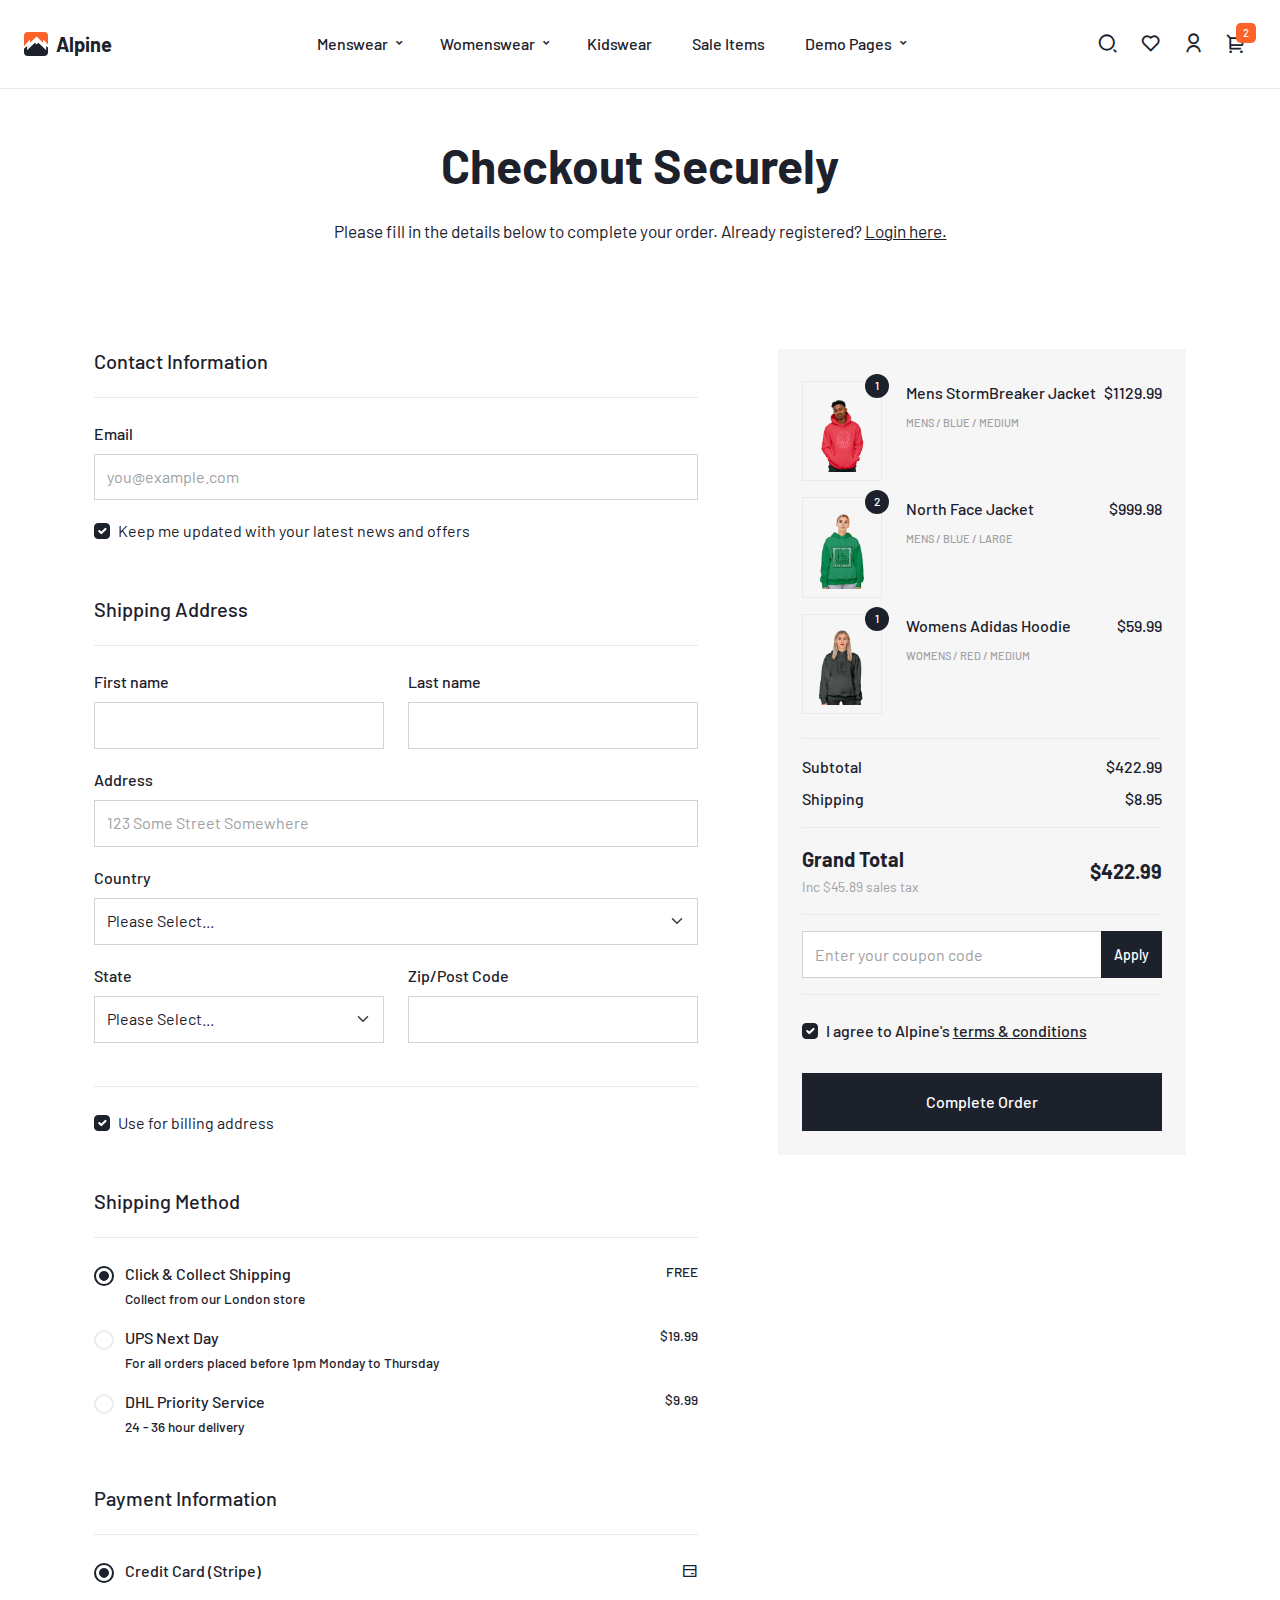
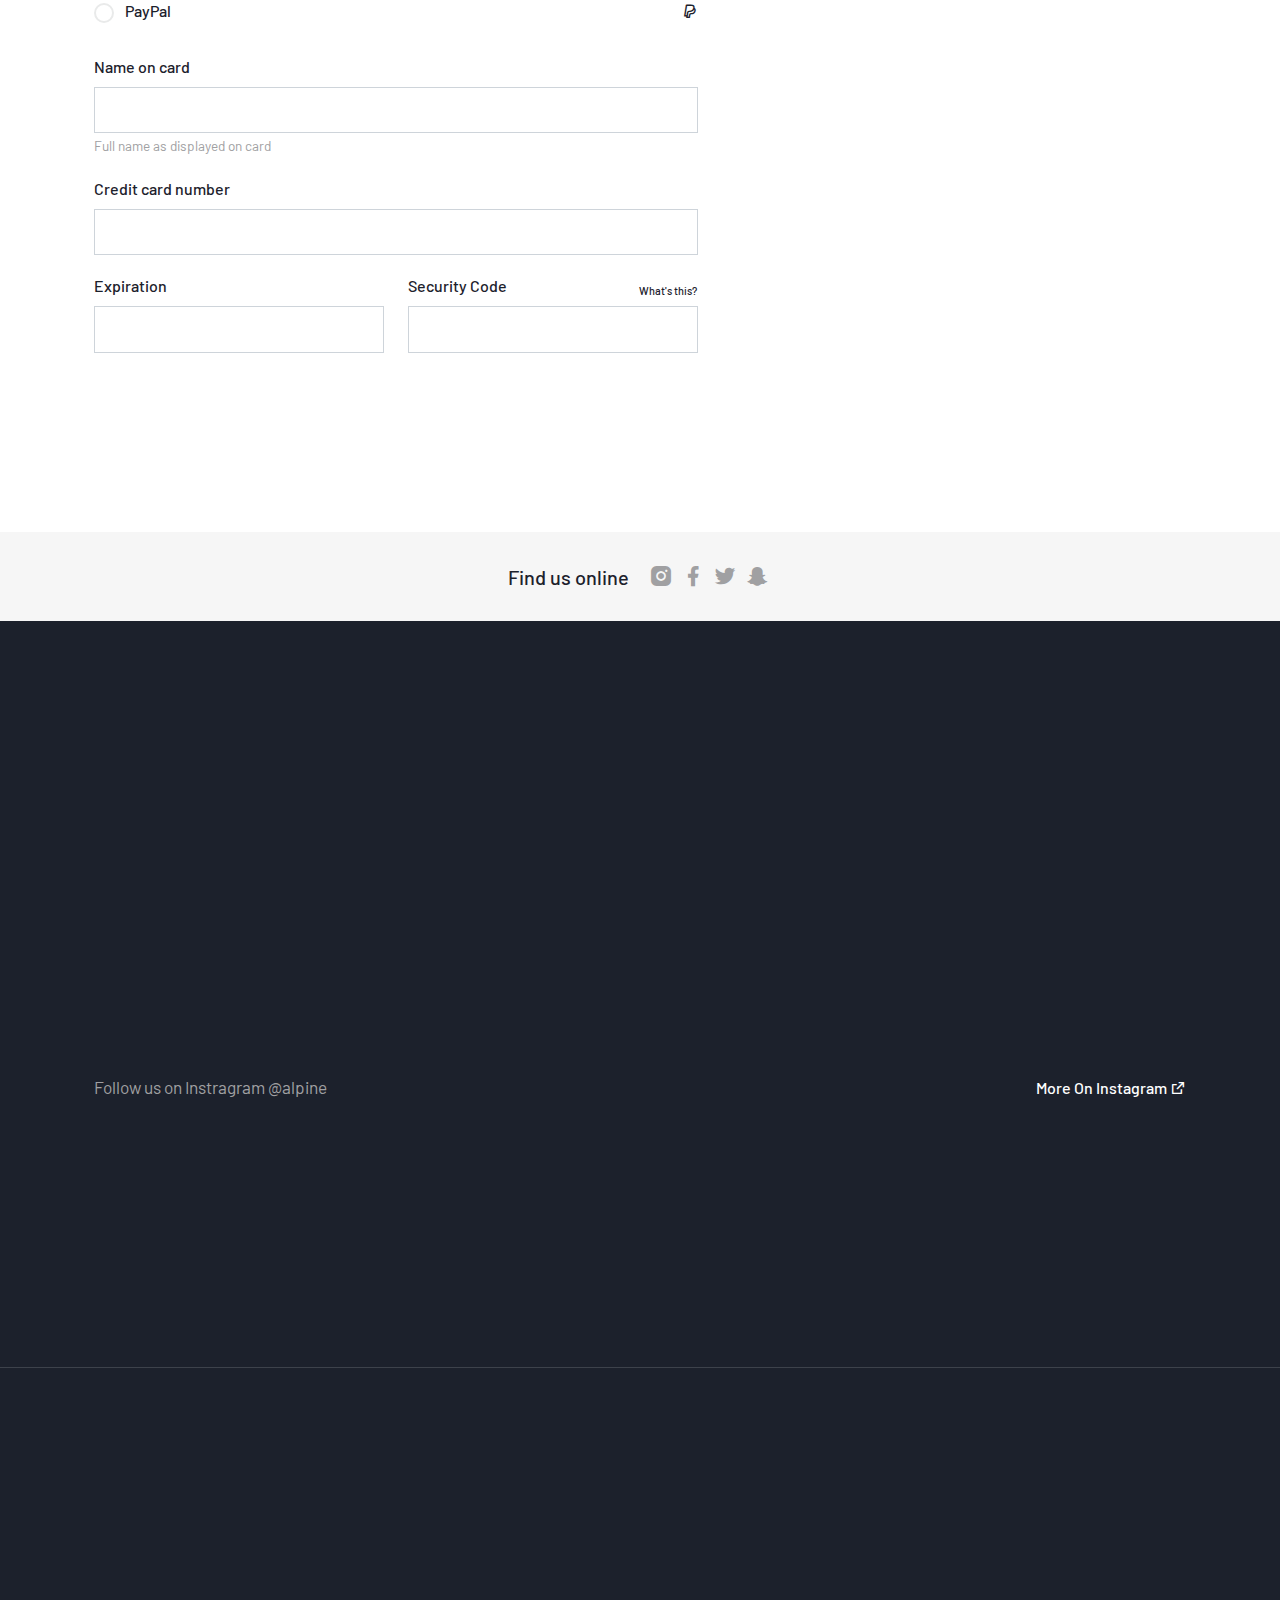
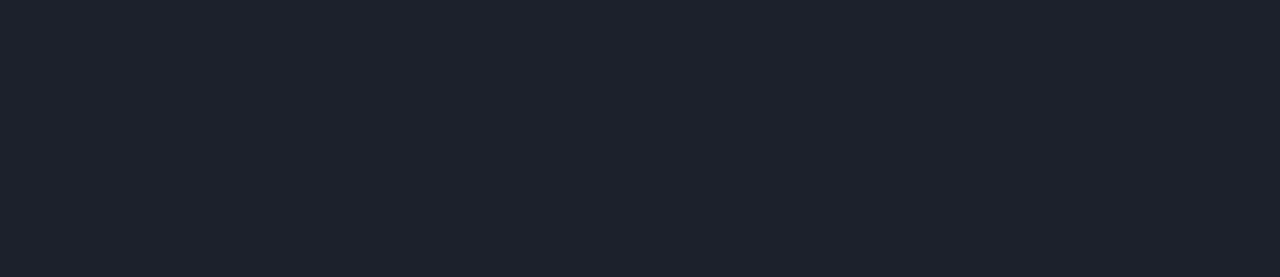
<file: public/checkout.html>
<!doctype html>
<html lang="en">

<!-- Head -->

<!-- Mirrored from alpine-html-bootstrap.vercel.app/checkout.html by HTTrack Website Copier/3.x [XR&CO'2014], Thu, 28 Sep 2023 14:15:30 GMT -->
<!-- Added by HTTrack --><meta http-equiv="content-type" content="text/html;charset=utf-8" /><!-- /Added by HTTrack -->
<head>
    <!-- Page Meta Tags-->
    <meta charset="utf-8">
    <meta http-equiv="x-ua-compatible" content="ie=edge">
    <meta name="viewport" content="width=device-width, initial-scale=1.0">
    <meta name="description" content="">
    <meta name="author" content="">
    <meta name="keywords" content="">

    <!-- Favicon -->
    <link rel="apple-touch-icon" sizes="180x180" href="assets/favicon/apple-touch-icon.png">
    <link rel="icon" type="image/png" sizes="32x32" href="assets/favicon/favicon-32x32.png">
    <link rel="icon" type="image/png" sizes="16x16" href="assets/favicon/favicon-16x16.png">
    <link rel="mask-icon" href="assets/favicon/safari-pinned-tab.html" color="#5bbad5">
    <meta name="msapplication-TileColor" content="#da532c">
    <meta name="theme-color" content="#ffffff">
    
    <!-- Vendor CSS -->
    <link rel="stylesheet" href="assets/css/libs.bundle.css" />

    <!-- Main CSS -->
    <link rel="stylesheet" href="assets/css/theme.bundle.css" />

    <!-- Google Fonts-->
    <link rel="preconnect" href="https://fonts.googleapis.com/">
    <link rel="preconnect" href="https://fonts.gstatic.com/" crossorigin>
    <link href="https://fonts.googleapis.com/css2?family=Barlow:wght@300;400;500;600;700&amp;display=swap" rel="stylesheet">

    <!-- Fix for custom scrollbar if JS is disabled-->
    <noscript>
        <style>
          /**
          * Reinstate scrolling for non-JS clients
          */
          .simplebar-content-wrapper {
            overflow: auto;
          }
        </style>
    </noscript>

    <!-- Page Title -->
    <title>Alpine | Bootstrap 5 Ecommerce HTML Template</title>
    
</head>
<body class="">

    <!-- Navbar -->
    <!-- Navbar -->
    <nav
        class="navbar navbar-expand-lg navbar-light bg-white border-bottom mx-0 p-0 flex-column  ">
        <div class="w-100 pb-lg-0 pt-lg-0 pt-4 pb-3">
            <div class="container-fluid d-flex justify-content-between align-items-center flex-wrap">
    
                <!-- Logo-->
                <a class="navbar-brand fw-bold fs-3 m-0 p-0 flex-shrink-0" href="index-2.html">
                    <!-- Start of Logo-->
                    <div class="d-flex align-items-center">
                        <div class="f-w-6 d-flex align-items-center me-2 lh-1">
                            <svg xmlns="http://www.w3.org/2000/svg" viewBox="0 0 194 194"><path fill="currentColor" class="svg-logo-white" d="M47.45,60l1.36,27.58,53.41-51.66,50.87,50,3.84-26L194,100.65V31.94A31.94,31.94,0,0,0,162.06,0H31.94A31.94,31.94,0,0,0,0,31.94v82.57Z"/><path fill="currentColor" class="svg-logo-dark" d="M178.8,113.19l1,34.41L116.3,85.92l-14.12,15.9L88.07,85.92,24.58,147.53l.93-34.41L0,134.86v27.2A31.94,31.94,0,0,0,31.94,194H162.06A31.94,31.94,0,0,0,194,162.06V125.83Z"/></svg>
                        </div> <span class="fs-5">Alpine</span>
                    </div>
                    <!-- / Logo-->
                    
                </a>
                <!-- / Logo-->
    
                <!-- Main Navigation-->
                <div class="ms-5 flex-shrink-0 collapse navbar-collapse navbar-collapse-light w-auto flex-grow-1" id="navbarNavDropdown">
    
                    <!-- Mobile Nav Toggler-->
                    <button
                        class="btn btn-link px-2 text-decoration-none navbar-toggler border-0 position-absolute top-0 end-0 mt-3 me-2"
                        data-bs-toggle="collapse" data-bs-target="#navbarNavDropdown" aria-controls="navbarNavDropdown"
                        aria-expanded="false" aria-label="Toggle navigation">
                        <i class="ri-close-circle-line ri-2x"></i>
                    </button>
                    <!-- / Mobile Nav Toggler-->
    
                    <ul class="navbar-nav py-lg-2 mx-auto">
                        <li class="nav-item me-lg-4 dropdown position-static">
                            <a class="nav-link fw-bolder dropdown-toggle py-lg-4" href="#" role="button" data-bs-toggle="dropdown"
                                aria-haspopup="true" aria-expanded="false">
                                Menswear
                            </a>
                            <!-- Menswear dropdown menu-->
                            <div class="dropdown-menu dropdown-megamenu">
                                <div class="container">
                                    <div class="row g-0">
                                        <!-- Dropdown Menu Links Section-->
                                        <div class="col-12 col-lg-7">
                                            <div class="row py-lg-5">
                                            
                                                <!-- menu row-->
                                                <div class="col col-lg-6 mb-5 mb-sm-0">
                                                    <h6 class="dropdown-heading">Waterproof Layers</h6>
                                                    <ul class="list-unstyled">
                                                        <li class="dropdown-list-item"><a class="dropdown-item" href="category.html">Waterproof
                                                                Jackets</a></li>
                                                        <li class="dropdown-list-item"><a class="dropdown-item" href="category.html">Insulated
                                                                Jackets</a></li>
                                                        <li class="dropdown-list-item"><a class="dropdown-item" href="category.html">Down
                                                                Jackets</a></li>
                                                        <li class="dropdown-list-item"><a class="dropdown-item" href="category.html">Softshell
                                                                Jackets</a></li>
                                                        <li class="dropdown-list-item"><a class="dropdown-item" href="category.html">Casual
                                                                Jackets</a></li>
                                                        <li class="dropdown-list-item"><a class="dropdown-item" href="category.html">Windproof
                                                                Jackets</a></li>
                                                        <li class="dropdown-list-item"><a class="dropdown-item" href="category.html">Breathable
                                                                Jackets</a></li>
                                                        <li class="dropdown-list-item"><a class="dropdown-item" href="category.html">Cleaning &
                                                                Proofing</a></li>
                                                        <li class="dropdown-list-item"><a class="dropdown-item dropdown-link-all"
                                                                href="category.html">View All</a></li>
                                                    </ul>
                                            
                                                </div>
                                                <!-- /menu row-->
                                            
                                                <!-- menu row-->
                                                <div class="col col-lg-6">
                                                    <h6 class="dropdown-heading">Brands</h6>
                                                    <ul class="list-unstyled">
                                                        <li class="dropdown-list-item"><a class="dropdown-item" href="category.html">Lifestyle &
                                                                Casual</a></li>
                                                        <li class="dropdown-list-item"><a class="dropdown-item" href="category.html">Walking
                                                                Shoes</a></li>
                                                        <li class="dropdown-list-item"><a class="dropdown-item" href="category.html">Running
                                                                Shoes</a></li>
                                                        <li class="dropdown-list-item"><a class="dropdown-item" href="category.html">Military
                                                                Boots</a></li>
                                                        <li class="dropdown-list-item"><a class="dropdown-item" href="category.html">Fabric Walking
                                                                Boots</a></li>
                                                        <li class="dropdown-list-item"><a class="dropdown-item" href="category.html">Leather
                                                                Walking Boots</a></li>
                                                        <li class="dropdown-list-item"><a class="dropdown-item" href="category.html">Wellies</a>
                                                        </li>
                                                        <li class="dropdown-list-item"><a class="dropdown-item" href="category.html">Winter
                                                                Footwear</a></li>
                                                        <li class="dropdown-list-item"><a class="dropdown-item dropdown-link-all"
                                                                href="category.html">View All</a></li>
                                                    </ul>
                                                </div>
                                                <!-- /menu row-->
                                            
                                            </div>                    </div>
                                        <!-- /Dropdown Menu Links Section-->
                    
                                        <!-- Dropdown Menu Images Section-->
                                        <div class="d-none d-lg-block col-lg-5">
                                            <div class="vw-50 h-100 bg-img-cover bg-pos-center-center position-absolute" style="background-image: url(assets/images/banners/banner-2.jpg);"></div>
                                        </div>
                                        <!-- Dropdown Menu Images Section-->
                                    </div>
                                </div>
                            </div>
                            <!-- / Menswear dropdown menu-->
                        </li>
                        <li class="nav-item me-lg-4 dropdown position-static">
                            <a class="nav-link fw-bolder dropdown-toggle py-lg-4" href="#" role="button" data-bs-toggle="dropdown"
                                aria-haspopup="true" aria-expanded="false">
                                Womenswear
                            </a>
                            <!-- Womenswear dropdown menu-->
                            <div class="dropdown-menu dropdown-megamenu">
                                <div class="container">
                                    <div class="row g-0">
                                        <!-- Dropdown Menu Links Section-->
                                        <div class="col-12 col-lg-7">
                                            <div class="row py-lg-5">
                                            
                                                <!-- menu row-->
                                                <div class="col col-lg-6 mb-5 mb-sm-0">
                                                    <h6 class="dropdown-heading">Waterproof Layers</h6>
                                                    <ul class="list-unstyled">
                                                        <li class="dropdown-list-item"><a class="dropdown-item" href="category.html">Waterproof
                                                                Jackets</a></li>
                                                        <li class="dropdown-list-item"><a class="dropdown-item" href="category.html">Insulated
                                                                Jackets</a></li>
                                                        <li class="dropdown-list-item"><a class="dropdown-item" href="category.html">Down
                                                                Jackets</a></li>
                                                        <li class="dropdown-list-item"><a class="dropdown-item" href="category.html">Softshell
                                                                Jackets</a></li>
                                                        <li class="dropdown-list-item"><a class="dropdown-item" href="category.html">Casual
                                                                Jackets</a></li>
                                                        <li class="dropdown-list-item"><a class="dropdown-item" href="category.html">Windproof
                                                                Jackets</a></li>
                                                        <li class="dropdown-list-item"><a class="dropdown-item" href="category.html">Breathable
                                                                Jackets</a></li>
                                                        <li class="dropdown-list-item"><a class="dropdown-item" href="category.html">Cleaning &
                                                                Proofing</a></li>
                                                        <li class="dropdown-list-item"><a class="dropdown-item dropdown-link-all"
                                                                href="category.html">View All</a></li>
                                                    </ul>
                                            
                                                </div>
                                                <!-- /menu row-->
                                            
                                                <!-- menu row-->
                                                <div class="col col-lg-6">
                                                    <h6 class="dropdown-heading">Brands</h6>
                                                    <ul class="list-unstyled">
                                                        <li class="dropdown-list-item"><a class="dropdown-item" href="category.html">Lifestyle &
                                                                Casual</a></li>
                                                        <li class="dropdown-list-item"><a class="dropdown-item" href="category.html">Walking
                                                                Shoes</a></li>
                                                        <li class="dropdown-list-item"><a class="dropdown-item" href="category.html">Running
                                                                Shoes</a></li>
                                                        <li class="dropdown-list-item"><a class="dropdown-item" href="category.html">Military
                                                                Boots</a></li>
                                                        <li class="dropdown-list-item"><a class="dropdown-item" href="category.html">Fabric Walking
                                                                Boots</a></li>
                                                        <li class="dropdown-list-item"><a class="dropdown-item" href="category.html">Leather
                                                                Walking Boots</a></li>
                                                        <li class="dropdown-list-item"><a class="dropdown-item" href="category.html">Wellies</a>
                                                        </li>
                                                        <li class="dropdown-list-item"><a class="dropdown-item" href="category.html">Winter
                                                                Footwear</a></li>
                                                        <li class="dropdown-list-item"><a class="dropdown-item dropdown-link-all"
                                                                href="category.html">View All</a></li>
                                                    </ul>
                                                </div>
                                                <!-- /menu row-->
                                            
                                            </div>                    </div>
                                        <!-- /Dropdown Menu Links Section-->
                    
                                        <!-- Dropdown Menu Images Section-->
                                        <div class="d-none d-lg-block col-lg-5">
                                            <div class="vw-50 h-100 bg-img-cover bg-pos-center-center position-absolute" style="background-image: url(assets/images/banners/banner-4.jpg);"></div>
                                        </div>
                                        <!-- Dropdown Menu Images Section-->
                                    </div>
                                </div>
                            </div>
                            <!-- / Womenswear dropdown menu-->
                        </li>
                        <li class="nav-item me-lg-4">
                            <a class="nav-link fw-bolder py-lg-4" href="#">
                                Kidswear
                            </a>
                        </li>
                        <li class="nav-item me-lg-4">
                            <a class="nav-link fw-bolder py-lg-4" href="#">
                                Sale Items
                            </a>
                        </li>
                        <li class="nav-item dropdown me-lg-4">
                            <a class="nav-link fw-bolder dropdown-toggle py-lg-4" href="#" role="button" data-bs-toggle="dropdown"
                                aria-haspopup="true" aria-expanded="false">
                                Demo Pages
                            </a>
                            <ul class="dropdown-menu">
                                <li><a class="dropdown-item" href="index-2.html">Homepage</a></li>
                                <li><a class="dropdown-item" href="category.html">Category</a></li>
                                <li><a class="dropdown-item" href="product.html">Product</a></li>
                                <li><a class="dropdown-item" href="cart.html">Cart</a></li>
                                <li><a class="dropdown-item" href="checkout.html">Checkout</a></li>
                              </ul>
                        </li>
                    </ul>            </div>
                <!-- / Main Navigation-->
    
                <!-- Navbar Icons-->
                <ul class="list-unstyled mb-0 d-flex align-items-center">
    
                    <!-- Navbar Toggle Icon-->
                    <li class="d-inline-block d-lg-none">
                        <button
                            class="btn btn-link px-2 text-decoration-none navbar-toggler border-0 d-flex align-items-center"
                            data-bs-toggle="collapse" data-bs-target="#navbarNavDropdown" aria-controls="navbarNavDropdown"
                            aria-expanded="false" aria-label="Toggle navigation">
                            <i class="ri-menu-line ri-lg align-middle"></i>
                        </button>
                    </li>
                    <!-- /Navbar Toggle Icon-->
    
                    <!-- Navbar Search-->
                    <li class="ms-1 d-inline-block">
                        <button
                            class="btn btn-link px-2 text-decoration-none d-flex align-items-center"
                            data-pr-search>
                            <i class="ri-search-2-line ri-lg align-middle"></i>
                        </button>
                    </li>
                    <!-- /Navbar Search-->
    
                    <!-- Navbar Wishlist-->
                    <li class="ms-1 d-none d-lg-inline-block">
                        <a class="btn btn-link px-2 py-0 text-decoration-none d-flex align-items-center"
                            href="#">
                            <i class="ri-heart-line ri-lg align-middle"></i>
                        </a>
                    </li>
                    <!-- /Navbar Wishlist-->
    
                    <!-- Navbar Login-->
                    <li class="ms-1 d-none d-lg-inline-block">
                        <a class="btn btn-link px-2 text-decoration-none d-flex align-items-center"
                            href="#">
                            <i class="ri-user-line ri-lg align-middle"></i>
                        </a>
                    </li>
                    <!-- /Navbar Login-->
    
                    <!-- Navbar Cart-->
                    <li class="ms-1 d-inline-block position-relative">
                        <button
                            class="btn btn-link px-2 text-decoration-none d-flex align-items-center disable-child-pointer"
                            data-bs-toggle="offcanvas" data-bs-target="#offcanvasCart" aria-controls="offcanvasCart">
                            <i class="ri-shopping-cart-2-line ri-lg align-middle position-relative z-index-10"></i>
                            <span
                                class="fs-xs fw-bolder f-w-5 f-h-5 bg-orange rounded-lg d-block lh-1 pt-1 position-absolute top-0 end-0 z-index-20 mt-2 text-white">2</span>
                        </button>
                    </li>
                    <!-- /Navbar Cart-->
    
                </ul>
                <!-- Navbar Icons-->
    
            </div>
        </div>
    </nav>
    <!-- / Navbar-->    <!-- / Navbar-->

    <!-- Main Section-->
    <section class="mt-5 container ">
        <!-- Page Content Goes Here -->

        <h1 class="mb-4 display-5 fw-bold text-center">Checkout Securely</h1>
        <p class="text-center mx-auto">Please fill in the details below to complete your order. Already registered?
            <a href="#">Login here.</a></p>

            <div class="row g-md-8 mt-4">
                <!-- Checkout Panel Left -->
                <div class="col-12 col-lg-6 col-xl-7">
                    <!-- Checkout Panel Contact -->
                    <div class="checkout-panel">
                      <h5 class="title-checkout">Contact Information</h5>
                      <div class="row">
                      
                        <!-- Email-->
                        <div class="col-12">
                          <div class="form-group">
                            <label for="email" class="form-label">Email</label>
                            <input type="email" class="form-control" id="email" placeholder="you@example.com">
                          </div>
                      
                          <!-- Mailing List Signup-->
                          <div class="form-group form-check m-0">
                            <input type="checkbox" class="form-check-input" id="add-mailinglist" checked>
                            <label class="form-check-label" for="add-mailinglist">Keep me updated with your latest news and offers</label>
                          </div>
                        </div>
                      </div>
                    </div>
                    <!-- /Checkout Panel Contact -->                    <!-- Checkout Shipping Address -->
                    <div class="checkout-panel">
                      <h5 class="title-checkout">Shipping Address</h5>
                      <div class="row">
                        <!-- First Name-->
                        <div class="col-sm-6">
                          <div class="form-group">
                            <label for="firstName" class="form-label">First name</label>
                            <input type="text" class="form-control" id="firstName" placeholder="" value="" required="">
                          </div>
                        </div>
                    
                        <!-- Last Name-->
                        <div class="col-sm-6">
                          <div class="form-group">
                            <label for="lastName" class="form-label">Last name</label>
                            <input type="text" class="form-control" id="lastName" placeholder="" value="" required="">
                          </div>
                        </div>
                    
                        <!-- Address-->
                        <div class="col-12">
                          <div class="form-group">
                            <label for="address" class="form-label">Address</label>
                            <input type="text" class="form-control" id="address" placeholder="123 Some Street Somewhere" required="">
                          </div>
                        </div>
                    
                        <!-- Country-->
                        <div class="col-md-12">
                          <div class="form-group">
                            <label for="country" class="form-label">Country</label>
                            <select class="form-select" id="country" required="">
                              <option value="">Please Select...</option>
                              <option>United States</option>
                            </select>
                          </div>
                        </div>
                    
                        <!-- State-->
                        <div class="col-md-6">
                          <div class="form-group">
                            <label for="state" class="form-label">State</label>
                            <select class="form-select" id="state" required="">
                              <option value="">Please Select...</option>
                              <option>California</option>
                            </select>
                          </div>
                        </div>
                    
                        <!-- Post Code-->
                        <div class="col-md-6">
                          <div class="form-group">
                            <label for="zip" class="form-label">Zip/Post Code</label>
                            <input type="text" class="form-control" id="zip" placeholder="" required="">
                          </div>
                        </div>
                      </div>
                    
                      <div class="pt-4 mt-4 border-top d-flex justify-content-between align-items-center">
                        <!-- Shipping Same Checkbox-->
                        <div class="form-group form-check m-0">
                          <input type="checkbox" class="form-check-input" id="same-address" checked>
                          <label class="form-check-label" for="same-address">Use for billing address</label>
                        </div>
                      </div>
                    </div>
                    <!-- /Checkout Shipping Address -->                    <!-- Checkout Billing Address-->
                    <div class="billing-address checkout-panel d-none">
                        <h5 class="title-checkout">Billing Address</h5>
                        <div class="row">
                          <!-- First Name-->
                          <div class="col-sm-6">
                            <div class="form-group">
                              <label for="firstNameAddress" class="form-label">First name</label>
                              <input type="text" class="form-control" id="firstNameAddress" placeholder="" value="" required="">
                            </div>
                          </div>
                      
                          <!-- Last Name-->
                          <div class="col-sm-6">
                            <div class="form-group">
                              <label for="lastNameAddress" class="form-label">Last name</label>
                              <input type="text" class="form-control" id="lastNameAddress" placeholder="" value="" required="">
                            </div>
                          </div>
                      
                          <!-- Address-->
                          <div class="col-12">
                            <div class="form-group">
                              <label for="addressAddress" class="form-label">Address</label>
                              <input type="text" class="form-control" id="addressAddress" placeholder="123 Some Street Somewhere" required="">
                            </div>
                          </div>
                      
                          <!-- Country-->
                          <div class="col-md-12">
                            <div class="form-group">
                              <label for="countryAddress" class="form-label">Country</label>
                              <select class="form-select" id="countryAddress" required="">
                                <option value="">Please Select...</option>
                                <option>United States</option>
                              </select>
                            </div>
                          </div>
                      
                          <!-- State-->
                          <div class="col-md-6">
                            <div class="form-group">
                              <label for="stateAddress" class="form-label">State</label>
                              <select class="form-select" id="stateAddress" required="">
                                <option value="">Please Select...</option>
                                <option>California</option>
                              </select>
                            </div>
                          </div>
                      
                          <!-- Post Code-->
                          <div class="col-md-6">
                            <div class="form-group">
                              <label for="zipAddress" class="form-label">Zip/Post Code</label>
                              <input type="text" class="form-control" id="zipAddress" placeholder="" required="">
                            </div>
                          </div>
                        </div>
                    </div>
                    <!-- / Checkout Billing Address-->                    <!-- Checkout Shipping Method-->
                    <div class="checkout-panel">
                      <h5 class="title-checkout">Shipping Method</h5>
                    
                      <!-- Shipping Option-->
                      <div class="form-check form-group form-check-custom form-radio-custom mb-3">
                        <input class="form-check-input" type="radio" name="checkoutShippingMethod" id="checkoutShippingMethodOne" checked>
                        <label class="form-check-label" for="checkoutShippingMethodOne">
                          <span class="d-flex justify-content-between align-items-start w-100">
                            <span>
                              <span class="mb-0 fw-bolder d-block">Click & Collect Shipping</span>
                              <small class="fw-bolder">Collect from our London store</small>
                            </span>
                            <span class="small fw-bolder text-uppercase">Free</span>
                          </span>
                        </label>
                      </div>
                    
                      <!-- Shipping Option-->
                      <div class="form-check form-group form-check-custom form-radio-custom mb-3">
                        <input class="form-check-input" type="radio" name="checkoutShippingMethod" id="checkoutShippingMethodTwo">
                        <label class="form-check-label" for="checkoutShippingMethodTwo">
                          <span class="d-flex justify-content-between align-items-start">
                            <span>
                              <span class="mb-0 fw-bolder d-block">UPS Next Day</span>
                              <small class="fw-bolder">For all orders placed before 1pm Monday to Thursday</small>
                            </span>
                            <span class="small fw-bolder text-uppercase">$19.99</span>
                          </span>
                        </label>
                      </div>
                    
                      <!-- Shipping Option-->
                      <div class="form-check form-group form-check-custom form-radio-custom mb-3">
                        <input class="form-check-input" type="radio" name="checkoutShippingMethod" id="checkoutShippingMethodThree">
                        <label class="form-check-label" for="checkoutShippingMethodThree">
                          <span class="d-flex justify-content-between align-items-start">
                            <span>
                              <span class="mb-0 fw-bolder d-block">DHL Priority Service</span>
                              <small class="fw-bolder">24 - 36 hour delivery</small>
                            </span>
                            <span class="small fw-bolder text-uppercase">$9.99</span>
                          </span>
                        </label>
                      </div>
                    </div>
                    <!-- /Checkout Shipping Method -->                    <!-- Checkout Payment Method-->
                    <div class="checkout-panel">
                      <h5 class="title-checkout">Payment Information</h5>
                    
                      <div class="row">
                        <!-- Payment Option-->
                        <div class="col-12">
                          <div class="form-check form-group form-check-custom form-radio-custom mb-3">
                            <input class="form-check-input" type="radio" name="checkoutPaymentMethod" id="checkoutPaymentStripe" checked>
                            <label class="form-check-label" for="checkoutPaymentStripe">
                              <span class="d-flex justify-content-between align-items-start">
                                <span>
                                  <span class="mb-0 fw-bolder d-block">Credit Card (Stripe)</span>
                                </span>
                                <i class="ri-bank-card-line"></i>
                              </span>
                            </label>
                          </div>
                        </div>
                      
                        <!-- Payment Option-->
                        <div class="col-12">
                          <div class="form-check form-group form-check-custom form-radio-custom mb-3">
                            <input class="form-check-input" type="radio" name="checkoutPaymentMethod" id="checkoutPaymentPaypal">
                            <label class="form-check-label" for="checkoutPaymentPaypal">
                              <span class="d-flex justify-content-between align-items-start">
                                <span>
                                  <span class="mb-0 fw-bolder d-block">PayPal</span>
                                </span>
                                <i class="ri-paypal-line"></i>
                              </span>
                            </label>
                          </div>
                        </div>
                      
                      </div>
                      
                      <!-- Payment Details-->
                      <div class="card-details">
                        <div class="row pt-3">
                          <div class="col-md-12">
                            <div class="form-group">
                              <label for="cc-name" class="form-label">Name on card</label>
                              <input type="text" class="form-control" id="cc-name" placeholder="" required="">
                              <small class="text-muted">Full name as displayed on card</small>
                            </div>
                          </div>
                      
                          <div class="col-md-12">
                            <div class="form-group">
                              <label for="cc-number" class="form-label">Credit card number</label>
                              <input type="text" class="form-control" id="cc-number" placeholder="" required="">
                            </div>
                          </div>
                      
                          <div class="col-md-6">
                            <div class="form-group">
                              <label for="cc-expiration" class="form-label">Expiration</label>
                              <input type="text" class="form-control" id="cc-expiration" placeholder="" required="">
                            </div>
                          </div>
                      
                          <div class="col-md-6">
                            <div class="form-group">
                              <div class="d-flex">
                                <label for="cc-cvv" class="form-label d-flex w-100 justify-content-between align-items-center">Security Code</label>
                                <button type="button" class="btn btn-link p-0 fw-bolder fs-xs text-nowrap" data-bs-toggle="tooltip"
                                        data-bs-placement="top"
                                        title="A CVV is a number on your credit card or debit card that's in addition to your credit card number and expiration date">
                                  What's this?
                                </button>
                              </div>
                              <input type="text" class="form-control" id="cc-cvv" placeholder="" required="">
                            </div>
                          </div>
                        </div>
                      </div>
                      <!-- / Payment Details-->
                      
                      <!-- Paypal Info-->
                      <div class="paypal-details bg-light p-4 d-none mt-3 fw-bolder">
                        Please click on complete order. You will then be transferred to Paypal to enter your payment details.
                      </div>
                      <!-- /Paypal Info-->
                    </div>
                    <!-- /Checkout Payment Method-->                </div>
                <!-- / Checkout Panel Left -->

                <!-- Checkout Panel Summary -->
                <div class="col-12 col-lg-6 col-xl-5">
                    <div class="bg-light p-4 sticky-md-top top-5">
                        <div class="border-bottom pb-3">
                            <!-- Cart Item-->
                            <div class="d-none d-md-flex justify-content-between align-items-start py-2">
                                <div class="d-flex flex-grow-1 justify-content-start align-items-start">
                                    <div class="position-relative f-w-20 border p-2 me-4">
                                        <span class="checkout-item-qty">1</span>
                                        <img src="assets/images/products/product-1.jpg" alt="" class="rounded img-fluid">
                                    </div>
                                    <div>
                                        <p class="mb-1 fs-6 fw-bolder">Mens StormBreaker Jacket</p>
                                        <span class="fs-xs text-uppercase fw-bolder text-muted">Mens / Blue / Medium</span>
                                    </div>
                                </div>
                                <div class="flex-shrink-0 fw-bolder">
                                    <span>$1129.99</span>
                                </div>
                            </div>
                            <div class="d-none d-md-flex justify-content-between align-items-start py-2">
                                <div class="d-flex flex-grow-1 justify-content-start align-items-start">
                                    <div class="position-relative f-w-20 border p-2 me-4">
                                        <span class="checkout-item-qty">2</span>
                                        <img src="assets/images/products/product-2.jpg" alt="" class="rounded img-fluid">
                                    </div>
                                    <div>
                                        <p class="mb-1 fs-6 fw-bolder">North Face Jacket</p>
                                        <span class="fs-xs text-uppercase fw-bolder text-muted">Mens / Blue / Large</span>
                                    </div>
                                </div>
                                <div class="flex-shrink-0 fw-bolder">
                                    <span>$999.98</span>
                                </div>
                            </div>
                            <div class="d-none d-md-flex justify-content-between align-items-start py-2">
                                <div class="d-flex flex-grow-1 justify-content-start align-items-start">
                                    <div class="position-relative f-w-20 border p-2 me-4">
                                        <span class="checkout-item-qty">1</span>
                                        <img src="assets/images/products/product-4.jpg" alt="" class="rounded img-fluid">
                                    </div>
                                    <div>
                                        <p class="mb-1 fs-6 fw-bolder">Womens Adidas Hoodie</p>
                                        <span class="fs-xs text-uppercase fw-bolder text-muted">Womens / Red / Medium</span>
                                    </div>
                                </div>
                                <div class="flex-shrink-0 fw-bolder">
                                    <span>$59.99</span>
                                </div>
                            </div>
                            <!-- / Cart Item-->
                        </div>
                        <div class="py-3 border-bottom">
                            <div class="d-flex justify-content-between align-items-center mb-2">
                                <p class="m-0 fw-bolder fs-6">Subtotal</p>
                                <p class="m-0 fs-6 fw-bolder">$422.99</p>
                            </div>
                            <div class="d-flex justify-content-between align-items-center ">
                                <p class="m-0 fw-bolder fs-6">Shipping</p>
                                <p class="m-0 fs-6 fw-bolder">$8.95</p>
                            </div>
                        </div>
                        <div class="py-3 border-bottom">
                            <div class="d-flex justify-content-between align-items-center">
                                <div>
                                    <p class="m-0 fw-bold fs-5">Grand Total</p>
                                    <span class="text-muted small">Inc $45.89 sales tax</span>
                                </div>
                                <p class="m-0 fs-5 fw-bold">$422.99</p>
                            </div>
                        </div>
                        <div class="py-3 border-bottom">
                            <div class="input-group mb-0">
                                <input type="text" class="form-control" placeholder="Enter your coupon code">
                                <button class="btn btn-dark btn-sm px-4">Apply</button>
                            </div>
                        </div> 
                    <!-- Accept Terms Checkbox-->
                    <div class="form-group form-check my-4">
                        <input type="checkbox" class="form-check-input" id="accept-terms" checked>
                        <label class="form-check-label fw-bolder" for="accept-terms">I agree to Alpine's <a href="#">terms & conditions</a></label>
                    </div>
                    <a href="#" class="btn btn-dark w-100" role="button">Complete Order</a>      
                    </div>                </div>
                <!-- /Checkout Panel Summary -->
            </div>

        <!-- /Page Content -->
    </section>
    <!-- / Main Section-->

    <!-- Footer -->
    <!-- Footer-->
    <footer class="bg-dark mt-10  ">
    
        <!-- Footer socials-->
        <div class="bg-light py-4">
            <div class="container d-flex justify-content-center align-items-center py-2">
                <p class="lead fw-bolder mb-0 lh-1">Find us online</p>
                <ul class="list-unstyled d-flex justify-content-start align-items-center mb-0 ms-3 lh-1">
                    <li class="mx-1 mb-0 lh-1"><a
                            class="text-muted text-decoration-none opacity-75-hover transition-all lh-1" href="#"><i
                                class="ri-instagram-fill ri-xl lh-1"></i></a></li>
                    <li class="mx-1 mb-0 lh-1"><a
                            class="text-muted text-decoration-none opacity-75-hover transition-all lh-1" href="#"><i
                                class="ri-facebook-fill ri-xl lh-1"></i></a></li>
                    <li class="mx-1 mb-0 lh-1"><a
                            class="text-muted text-decoration-none opacity-75-hover transition-all lh-1" href="#"><i
                                class="ri-twitter-fill ri-xl lh-1"></i></a></li>
                    <li class="mx-1 mb-0 lh-1"><a
                            class="text-muted text-decoration-none opacity-75-hover transition-all lh-1" href="#"><i
                                class="ri-snapchat-fill ri-xl lh-1"></i></a></li>
                </ul>
            </div>
        </div>    
        <!-- / Footer socials-->
    
        <!-- Instagram Display-->
        <div class="container pt-8">
            <div class="row g-2">
                <div class="d-none d-md-block col-md-4" data-aos="fade-in" data-aos-delay="150">
                    <picture>
                        <img class="img-fluid" src="assets/images/instagram/instagram-1.jpg" alt="Bootstrap 5 Template by Pixel Rocket" data-zoomable>
                    </picture>
                </div>
                <div class="col-12 col-md-8" data-aos="fade-in" data-aos-delay="300">
                    <div class="row g-2">
                        <div class="col-3">
                            <picture>
                                <img class="img-fluid" src="assets/images/instagram/instagram-2.jpg" alt="Bootstrap 5 Template by Pixel Rocket" data-zoomable>
                            </picture>
                        </div>
                        <div class="col-3">
                            <picture>
                                <img class="img-fluid" src="assets/images/instagram/instagram-3.jpg" alt="Bootstrap 5 Template by Pixel Rocket" data-zoomable>
                            </picture>
                        </div>
                        <div class="col-3">
                            <picture>
                                <img class="img-fluid" src="assets/images/instagram/instagram-4.jpg" alt="Bootstrap 5 Template by Pixel Rocket" data-zoomable>
                            </picture>
                        </div>
                        <div class="col-3">
                            <picture>
                                <img class="img-fluid" src="assets/images/instagram/instagram-5.jpg" alt="Bootstrap 5 Template by Pixel Rocket" data-zoomable>
                            </picture>
                        </div>
                        <div class="col-3">
                            <picture>
                                <img class="img-fluid" src="assets/images/instagram/instagram-6.jpg" alt="Bootstrap 5 Template by Pixel Rocket" data-zoomable>
                            </picture>
                        </div>
                        <div class="col-3">
                            <picture>
                                <img class="img-fluid" src="assets/images/instagram/instagram-7.jpg" alt="Bootstrap 5 Template by Pixel Rocket" data-zoomable>
                            </picture>
                        </div>
                        <div class="col-3">
                            <picture>
                                <img class="img-fluid" src="assets/images/instagram/instagram-8.jpg" alt="Bootstrap 5 Template by Pixel Rocket" data-zoomable>
                            </picture>
                        </div>
                        <div class="col-3">
                            <picture>
                                <img class="img-fluid" src="assets/images/instagram/instagram-9.jpg" alt="Bootstrap 5 Template by Pixel Rocket" data-zoomable>
                            </picture>
                        </div>
                    </div>
                </div>
            </div>
            <div class="d-flex justify-content-between align-items-center mt-3">
                <p class="text-muted m-0">Follow us on Instragram <span class="text-lowercase">@Alpine</span></p>
                <a class="text-link-border fw-bolder m-0 text-white" href="#">More On Instagram <i
                    class="ri-external-link-line align-bottom"></i></a>
            </div>
        </div>
        <!-- Instagram Display-->
        
        <!-- Info Bar-->
        <div class="container mt-7">
            <div class="row">
            
                <!-- Info box-->
                <div class="col-12 col-md-4 mb-3 mb-xxl-0 text-white" data-aos="fade-left">
                    <div class="border-white-opacity border-2 p-4 d-flex flex-column flex-lg-row justify-content-start align-items-start h-100">
                        <i class="ri-questionnaire-line ri-lg mb-3 mb-lg-0"></i>
                        <div class="ms-lg-4">
                            <p class="mb-1 lh-1 fw-bold">Customer Services</p>
                            <small class="text-muted"><a class="text-muted" href="#">Click here</a> to chat with our support team</small>
                        </div>
                    </div>
                </div>
                <!-- / Info box-->
            
                <!-- Info box-->
                <div class="col-12 col-md-4 mb-3 mb-xxl-0 text-white" data-aos="fade-left" data-aos-delay="250">
                    <div class="border-white-opacity border-2 p-4 d-flex flex-column flex-lg-row justify-content-start align-items-start h-100">
                        <i class="ri-truck-line ri-lg mb-3 mb-lg-0"></i>
                        <div class="ms-lg-4">
                            <p class="mb-1 lh-1 fw-bold">Free Delivery</p>
                            <small class="text-muted">Free standard delivery on all orders over $100</small>
                        </div>
                    </div>
                </div>
                <!-- / Info box-->
                
                <!-- Info box-->
                <div class="col-12 col-md-4 mb-3 mb-xxl-0 text-white" data-aos="fade-left" data-aos-delay="500">
                    <div class="border-white-opacity border-2 p-4 d-flex flex-column flex-lg-row justify-content-start align-items-start h-100">
                        <i class="ri-repeat-line ri-lg mb-3 mb-lg-0"></i>
                        <div class="ms-lg-4">
                            <p class="mb-1 lh-1 fw-bold">Returns</p>
                            <small class="text-muted">30 day money-back returns if you change your mind</small>
                        </div>
                    </div>
                </div>
                <!-- / Info box-->    
            
            </div>    </div>
        <!-- / Info Bar-->     
    
        <!-- Menus & Newsletter-->
        <div class="border-top-white-opacity py-7 mt-7 text-white">
            <div class="container" data-aos="fade-in">
                <div class="row my-4 flex-wrap">
        
                    <!-- Footer Nav-->
                    <nav class="col-6 col-md mb-4 mb-md-0">
                        <h6 class="mb-4 fw-bolder fs-6">Shop</h6>
                        <ul class="list-unstyled">
                            <li class="mb-2"><a class="text-decoration-none text-white opacity-75 opacity-25-hover transition-all"
                                    href="category.html">Menswear</a></li>
                            <li class="mb-2"><a class="text-decoration-none text-white opacity-75 opacity-25-hover transition-all"
                                    href="category.html">Womenswear</a></li>
                            <li class="mb-2"><a class="text-decoration-none text-white opacity-75 opacity-25-hover transition-all"
                                    href="category.html">Kidswear</a></li>
                            <li class="mb-2"><a class="text-decoration-none text-white opacity-75 opacity-25-hover transition-all"
                                    href="category.html">New Arrivals</a></li>
                        </ul>
                    </nav>
                    <!-- /Footer Nav-->
        
                    <!-- Footer Nav-->
                    <nav class="col-6 col-md mb-4 mb-md-0">
                        <h6 class="mb-4 fw-bolder fs-6">Company</h6>
                        <ul class="list-unstyled">
                            <li class="mb-2"><a class="text-decoration-none text-white opacity-75 opacity-25-hover transition-all"
                                    href="#">About Us</a></li>
                            <li class="mb-2"><a class="text-decoration-none text-white opacity-75 opacity-25-hover transition-all"
                                    href="#">Our Blog</a></li>
                            <li class="mb-2"><a class="text-decoration-none text-white opacity-75 opacity-25-hover transition-all"
                                    href="#">FAQs</a></li>
                            <li class="mb-2"><a class="text-decoration-none text-white opacity-75 opacity-25-hover transition-all"
                                    href="#">Contact</a></li>
                        </ul>
                    </nav>
                    <!-- /Footer Nav-->
        
                    <!-- Footer Nav-->
                    <nav class="d-none d-md-block col-md">
                        <h6 class="mb-4 fw-bolder fs-6">Navigation</h6>
                        <ul class="list-unstyled">
                            <li class="mb-2"><a class="text-decoration-none text-white opacity-75 opacity-25-hover transition-all"
                                    href="#">Register</a></li>
                            <li class="mb-2"><a class="text-decoration-none text-white opacity-75 opacity-25-hover transition-all"
                                    href="#">Cart</a></li>
                            <li class="mb-2"><a class="text-decoration-none text-white opacity-75 opacity-25-hover transition-all"
                                    href="#">Checkout</a></li>
                            <li class="mb-2"><a class="text-decoration-none text-white opacity-75 opacity-25-hover transition-all"
                                    href="#">Account</a></li>
                        </ul>
                    </nav>
                    <!-- /Footer Nav-->
        
                    <!-- Footer Contact-->
                    <div class="col-12 col-md-5">
                        <h6 class="mb-4 fw-bolder fs-6">Join Our Newsletter</h6>
                        <p class="opacity-75">Sign up to our newsletter and we'll email you a code worth 15%
                            off your first order. By subscribing to our mailing list you agree to our terms and conditions.</p>
                            <form
                            class="bg-white d-flex justify-content-start align-items-center border-dark-focus-within transition-all mt-4">
                            <div class="input-group m-0">
                                <input type="text" class="form-control d-flex flex-grow-1 border-0 bg-transparent py-3"
                                    placeholder="Enter your email" aria-label="Enter your email">
                                <span class="input-group-text bg-transparent border-0"><i
                                        class="ri-arrow-right-line align-middle"></i></span>
                            </div>
                        </form>
                    </div>
                    <!-- /Footer Contact-->
        
                </div>
                <div
                    class="border-top-white-opacity justify-content-between flex-column flex-md-row align-items-center d-flex pt-6 mt-6 px-0">
                    <p class="small opacity-75">&copy; 2021 Alpine All Rights Reserved. Template by <a
                            class="text-white" href="https://www.pixelrocket.store/">Pixel Rocket</a></p>
                    <nav>
                        <ul class="list-unstyled">
                            <li class="d-inline-block me-1 bg-white rounded px-2 pt-1"><i class="pi pi-paypal pi-sm"></i></li>
                            <li class="d-inline-block me-1 bg-white rounded px-2 pt-1"><i class="pi pi-mastercard pi-sm"></i>
                            </li>
                            <li class="d-inline-block me-1 bg-white rounded px-2 pt-1"><i
                                    class="pi pi-american-express pi-sm"></i></li>
                            <li class="d-inline-block bg-white rounded px-2 pt-1"><i class="pi pi-visa pi-sm"></i></li>
                        </ul>
                    </nav>
                </div>
            </div>
        </div>
        <!-- Menus & Newsletter-->
    
    </footer>
    <!-- / Footer-->
    <!-- Offcanvas Imports-->
    <!-- Cart Offcanvas-->
    <div class="offcanvas offcanvas-end d-none" tabindex="-1" id="offcanvasCart">
      <div class="offcanvas-header d-flex align-items-center">
        <h5 class="offcanvas-title" id="offcanvasCartLabel">Your Cart</h5>
        <button type="button" class="btn-close text-reset" data-bs-dismiss="offcanvas" aria-label="Close"></button>
      </div>
      <div class="offcanvas-body">
        <div class="d-flex flex-column justify-content-between w-100 h-100">
          <div>
    
            <div class="mt-4 mb-5">
              <p class="mb-2 fs-6"><i class="ri-truck-line align-bottom me-2"></i> <span class="fw-bolder">$22</span> away
                from free delivery</p>
              <div class="progress f-h-1">
                <div class="progress-bar bg-success" role="progressbar" style="width: 25%" aria-valuenow="25"
                  aria-valuemin="0" aria-valuemax="100"></div>
              </div>
            </div>
    
            <!-- Cart Product-->
            <div class="row mx-0 pb-4 mb-4 border-bottom">
              <div class="col-3">
                <picture class="d-block bg-light">
                  <img class="img-fluid" src="assets/images/products/product-1.jpg"
                    alt="Bootstrap 5 Template by Pixel Rocket">
                </picture>
              </div>
              <div class="col-9">
                <div>
                  <h6 class="justify-content-between d-flex align-items-start mb-2">
                    Mens StormBreaker Jacket
                    <i class="ri-close-line"></i>
                  </h6>
                  <small class="d-block text-muted fw-bolder">Size: Medium</small>
                  <small class="d-block text-muted fw-bolder">Qty: 1</small>
                </div>
                <p class="fw-bolder text-end m-0">$85.00</p>
              </div>
            </div>
    
            <!-- Cart Product-->
            <div class="row mx-0 pb-4 mb-4 border-bottom">
              <div class="col-3">
                <picture class="d-block bg-light">
                  <img class="img-fluid" src="assets/images/products/product-2.jpg"
                    alt="Bootstrap 5 Template by Pixel Rocket">
                </picture>
              </div>
              <div class="col-9">
                <div>
                  <h6 class="justify-content-between d-flex align-items-start mb-2">
                    Mens Torrent Terrain Jacket
                    <i class="ri-close-line"></i>
                  </h6>
                  <small class="d-block text-muted fw-bolder">Size: Medium</small>
                  <small class="d-block text-muted fw-bolder">Qty: 1</small>
                </div>
                <p class="fw-bolder text-end m-0">$99.00</p>
              </div>
            </div>
    
          </div>
          <div class="border-top pt-3">
            <div class="d-flex justify-content-between align-items-center">
              <p class="m-0 fw-bolder">Subtotal</p>
              <p class="m-0 fw-bolder">$233.33</p>
            </div>
            <a href="checkout.html"
              class="btn btn-orange btn-orange-chunky mt-5 mb-2 d-block text-center">Checkout</a>
            <a href="cart.html"
              class="btn btn-dark fw-bolder d-block text-center transition-all opacity-50-hover">View Cart</a>
          </div>
        </div>
      </div>
    </div>
    <!-- Filters Offcanvas-->
    <div class="offcanvas offcanvas-end d-none" tabindex="-1" id="offcanvasFilters">
      <div class="offcanvas-header d-flex align-items-center">
        <h5 class="offcanvas-title" id="offcanvasFiltersLabel">Category Filters</h5>
        <button type="button" class="btn-close text-reset" data-bs-dismiss="offcanvas" aria-label="Close"></button>
      </div>
      <div class="offcanvas-body">
        <div class="d-flex flex-column justify-content-between w-100 h-100">
    
          <!-- Filters-->
          <div>
            <!-- Filter Category -->
            <div class="mb-4">
              <h2 class="mb-4 fs-6 mt-2 fw-bolder">Jacket Category</h2>
              <nav>
                <ul class="list-unstyled list-default-text">
                  <li class="mb-2"><a
                      class="text-decoration-none text-body text-secondary-hover transition-all d-flex justify-content-between align-items-center"
                      href="#"><span><i class="ri-arrow-right-s-line align-bottom ms-n1"></i> Waterproof Jackets</span> <span class="text-muted ms-4">(21)</span></a>
                  </li>              <li class="mb-2"><a
                      class="text-decoration-none text-body text-secondary-hover transition-all d-flex justify-content-between align-items-center"
                      href="#"><span><i class="ri-arrow-right-s-line align-bottom ms-n1"></i> Down Jackets</span> <span class="text-muted ms-4">(13)</span></a>
                  </li>              <li class="mb-2"><a
                      class="text-decoration-none text-body text-secondary-hover transition-all d-flex justify-content-between align-items-center"
                      href="#"><span><i class="ri-arrow-right-s-line align-bottom ms-n1"></i> Windproof Jackets</span> <span class="text-muted ms-4">(18)</span></a>
                  </li>              <li class="mb-2"><a
                      class="text-decoration-none text-body text-secondary-hover transition-all d-flex justify-content-between align-items-center"
                      href="#"><span><i class="ri-arrow-right-s-line align-bottom ms-n1"></i> Hiking Jackets</span> <span class="text-muted ms-4">(25)</span></a>
                  </li>              <li class="mb-2"><a
                      class="text-decoration-none text-body text-secondary-hover transition-all d-flex justify-content-between align-items-center"
                      href="#"><span><i class="ri-arrow-right-s-line align-bottom ms-n1"></i> Climbing Jackets</span> <span class="text-muted ms-4">(11)</span></a>
                  </li>              <li class="mb-2"><a
                      class="text-decoration-none text-body text-secondary-hover transition-all d-flex justify-content-between align-items-center"
                      href="#"><span><i class="ri-arrow-right-s-line align-bottom ms-n1"></i> Trekking Jackets</span> <span class="text-muted ms-4">(19)</span></a>
                  </li>              <li class="mb-2"><a
                      class="text-decoration-none text-body text-secondary-hover transition-all d-flex justify-content-between align-items-center"
                      href="#"><span><i class="ri-arrow-right-s-line align-bottom ms-n1"></i> Allround Jackets</span> <span class="text-muted ms-4">(24)</span></a>
                  </li>            </ul>
              </nav>
            </div>
            <!-- / Filter Category-->
    
            <!-- Price Filter -->
            <div class="py-4 widget-filter widget-filter-price border-top">
              <a class="small text-body text-decoration-none text-secondary-hover transition-all transition-all fs-6 fw-bolder d-block collapse-icon-chevron"
                data-bs-toggle="collapse" href="#filter-modal-price" role="button" aria-expanded="false"
                aria-controls="filter-modal-price">
                Price
              </a>
              <div id="filter-modal-price" class="collapse">
                <div class="filter-price mt-6"></div>
                <div class="d-flex justify-content-between align-items-center mt-7">
                    <div class="input-group mb-0 me-2 border">
                        <span class="input-group-text bg-transparent fs-7 p-2 text-muted border-0">$</span>
                        <input type="number" min="00" max="1000" step="1" class="filter-min form-control-sm border flex-grow-1 text-muted border-0">
                    </div>   
                    <div class="input-group mb-0 ms-2 border">
                        <span class="input-group-text bg-transparent fs-7 p-2 text-muted border-0">$</span>
                        <input type="number" min="00" max="1000" step="1" class="filter-max form-control-sm flex-grow-1 text-muted border-0">
                    </div>                
                </div>          </div>
            </div>
            <!-- / Price Filter -->
    
            <!-- Brands Filter -->
            <div class="py-4 widget-filter border-top">
              <a class="small text-body text-decoration-none text-secondary-hover transition-all transition-all fs-6 fw-bolder d-block collapse-icon-chevron"
                data-bs-toggle="collapse" href="#filter-modal-brands" role="button" aria-expanded="false"
                aria-controls="filter-modal-brands">
                Brands
              </a>
              <div id="filter-modal-brands" class="collapse">
                <div class="input-group my-3 py-1">
                  <input type="text" class="form-control py-2 filter-search rounded" placeholder="Search"
                    aria-label="Search">
                  <span class="input-group-text bg-transparent p-2 position-absolute top-2 end-0 border-0 z-index-20"><i
                      class="ri-search-2-line text-muted"></i></span>
                </div>
                <div class="simplebar-wrapper">
                  <div class="filter-options" data-pixr-simplebar>
                    <div class="form-group form-check mb-0">
                        <input type="checkbox" class="form-check-input" id="filter-brands-modal-0">
                        <label class="form-check-label fw-normal text-body flex-grow-1 d-flex justify-content-between"
                            for="filter-brands-modal-0">Adidas  <span
                                class="text-muted">(21)</span></label>
                    </div>                <div class="form-group form-check mb-0">
                        <input type="checkbox" class="form-check-input" id="filter-brands-modal-1">
                        <label class="form-check-label fw-normal text-body flex-grow-1 d-flex justify-content-between"
                            for="filter-brands-modal-1">Asics  <span
                                class="text-muted">(13)</span></label>
                    </div>                <div class="form-group form-check mb-0">
                        <input type="checkbox" class="form-check-input" id="filter-brands-modal-2">
                        <label class="form-check-label fw-normal text-body flex-grow-1 d-flex justify-content-between"
                            for="filter-brands-modal-2">Canterbury  <span
                                class="text-muted">(18)</span></label>
                    </div>                <div class="form-group form-check mb-0">
                        <input type="checkbox" class="form-check-input" id="filter-brands-modal-3">
                        <label class="form-check-label fw-normal text-body flex-grow-1 d-flex justify-content-between"
                            for="filter-brands-modal-3">Converse  <span
                                class="text-muted">(25)</span></label>
                    </div>                <div class="form-group form-check mb-0">
                        <input type="checkbox" class="form-check-input" id="filter-brands-modal-4">
                        <label class="form-check-label fw-normal text-body flex-grow-1 d-flex justify-content-between"
                            for="filter-brands-modal-4">Donnay  <span
                                class="text-muted">(11)</span></label>
                    </div>                <div class="form-group form-check mb-0">
                        <input type="checkbox" class="form-check-input" id="filter-brands-modal-5">
                        <label class="form-check-label fw-normal text-body flex-grow-1 d-flex justify-content-between"
                            for="filter-brands-modal-5">Nike  <span
                                class="text-muted">(19)</span></label>
                    </div>                <div class="form-group form-check mb-0">
                        <input type="checkbox" class="form-check-input" id="filter-brands-modal-6">
                        <label class="form-check-label fw-normal text-body flex-grow-1 d-flex justify-content-between"
                            for="filter-brands-modal-6">Millet  <span
                                class="text-muted">(24)</span></label>
                    </div>                <div class="form-group form-check mb-0">
                        <input type="checkbox" class="form-check-input" id="filter-brands-modal-7">
                        <label class="form-check-label fw-normal text-body flex-grow-1 d-flex justify-content-between"
                            for="filter-brands-modal-7">Puma  <span
                                class="text-muted">(11)</span></label>
                    </div>                <div class="form-group form-check mb-0">
                        <input type="checkbox" class="form-check-input" id="filter-brands-modal-8">
                        <label class="form-check-label fw-normal text-body flex-grow-1 d-flex justify-content-between"
                            for="filter-brands-modal-8">Reebok  <span
                                class="text-muted">(19)</span></label>
                    </div>                <div class="form-group form-check mb-0">
                        <input type="checkbox" class="form-check-input" id="filter-brands-modal-9">
                        <label class="form-check-label fw-normal text-body flex-grow-1 d-flex justify-content-between"
                            for="filter-brands-modal-9">Under Armour  <span
                                class="text-muted">(24)</span></label>
                    </div>              </div>
                </div>
              </div>
            </div>
            <!-- / Brands Filter -->
    
            <!-- Type Filter -->
            <div class="py-4 widget-filter border-top">
              <a class="small text-body text-decoration-none text-secondary-hover transition-all transition-all fs-6 fw-bolder d-block collapse-icon-chevron"
                data-bs-toggle="collapse" href="#filter-modal-type" role="button" aria-expanded="false"
                aria-controls="filter-modal-type">
                Type
              </a>
              <div id="filter-modal-type" class="collapse">
                <div class="input-group my-3 py-1">
                  <input type="text" class="form-control py-2 filter-search rounded" placeholder="Search"
                    aria-label="Search">
                  <span class="input-group-text bg-transparent p-2 position-absolute top-2 end-0 border-0 z-index-20"><i
                      class="ri-search-2-line text-muted"></i></span>
                </div>
                <div class="filter-options">
                  <div class="form-group form-check mb-0">
                      <input type="checkbox" class="form-check-input" id="filter-type-modal-0">
                      <label class="form-check-label fw-normal text-body flex-grow-1 d-flex justify-content-between"
                          for="filter-type-modal-0">Slip On </label>
                  </div>              <div class="form-group form-check mb-0">
                      <input type="checkbox" class="form-check-input" id="filter-type-modal-1">
                      <label class="form-check-label fw-normal text-body flex-grow-1 d-flex justify-content-between"
                          for="filter-type-modal-1">Strap Up </label>
                  </div>              <div class="form-group form-check mb-0">
                      <input type="checkbox" class="form-check-input" id="filter-type-modal-2">
                      <label class="form-check-label fw-normal text-body flex-grow-1 d-flex justify-content-between"
                          for="filter-type-modal-2">Zip Up </label>
                  </div>              <div class="form-group form-check mb-0">
                      <input type="checkbox" class="form-check-input" id="filter-type-modal-3">
                      <label class="form-check-label fw-normal text-body flex-grow-1 d-flex justify-content-between"
                          for="filter-type-modal-3">Toggle </label>
                  </div>              <div class="form-group form-check mb-0">
                      <input type="checkbox" class="form-check-input" id="filter-type-modal-4">
                      <label class="form-check-label fw-normal text-body flex-grow-1 d-flex justify-content-between"
                          for="filter-type-modal-4">Auto </label>
                  </div>              <div class="form-group form-check mb-0">
                      <input type="checkbox" class="form-check-input" id="filter-type-modal-5">
                      <label class="form-check-label fw-normal text-body flex-grow-1 d-flex justify-content-between"
                          for="filter-type-modal-5">Click </label>
                  </div>            </div>
              </div>
            </div>
            <!-- / Type Filter -->
    
            <!-- Sizes Filter -->
            <div class="py-4 widget-filter border-top">
              <a class="small text-body text-decoration-none text-secondary-hover transition-all transition-all fs-6 fw-bolder d-block collapse-icon-chevron"
                data-bs-toggle="collapse" href="#filter-modal-sizes" role="button" aria-expanded="false"
                aria-controls="filter-modal-sizes">
                Sizes
              </a>
              <div id="filter-modal-sizes" class="collapse">
                <div class="filter-options mt-3">
                  <div class="form-group d-inline-block mr-2 mb-2 form-check-bg form-check-custom">
                      <input type="checkbox" class="form-check-bg-input" id="filter-sizes-modal-0">
                      <label class="form-check-label fw-normal" for="filter-sizes-modal-0">6.5</label>
                  </div>              <div class="form-group d-inline-block mr-2 mb-2 form-check-bg form-check-custom">
                      <input type="checkbox" class="form-check-bg-input" id="filter-sizes-modal-1">
                      <label class="form-check-label fw-normal" for="filter-sizes-modal-1">7</label>
                  </div>              <div class="form-group d-inline-block mr-2 mb-2 form-check-bg form-check-custom">
                      <input type="checkbox" class="form-check-bg-input" id="filter-sizes-modal-2">
                      <label class="form-check-label fw-normal" for="filter-sizes-modal-2">7.5</label>
                  </div>              <div class="form-group d-inline-block mr-2 mb-2 form-check-bg form-check-custom">
                      <input type="checkbox" class="form-check-bg-input" id="filter-sizes-modal-3">
                      <label class="form-check-label fw-normal" for="filter-sizes-modal-3">8</label>
                  </div>              <div class="form-group d-inline-block mr-2 mb-2 form-check-bg form-check-custom">
                      <input type="checkbox" class="form-check-bg-input" id="filter-sizes-modal-4">
                      <label class="form-check-label fw-normal" for="filter-sizes-modal-4">8.5</label>
                  </div>              <div class="form-group d-inline-block mr-2 mb-2 form-check-bg form-check-custom">
                      <input type="checkbox" class="form-check-bg-input" id="filter-sizes-modal-5">
                      <label class="form-check-label fw-normal" for="filter-sizes-modal-5">9</label>
                  </div>              <div class="form-group d-inline-block mr-2 mb-2 form-check-bg form-check-custom">
                      <input type="checkbox" class="form-check-bg-input" id="filter-sizes-modal-6">
                      <label class="form-check-label fw-normal" for="filter-sizes-modal-6">9.5</label>
                  </div>              <div class="form-group d-inline-block mr-2 mb-2 form-check-bg form-check-custom">
                      <input type="checkbox" class="form-check-bg-input" id="filter-sizes-modal-7">
                      <label class="form-check-label fw-normal" for="filter-sizes-modal-7">10</label>
                  </div>              <div class="form-group d-inline-block mr-2 mb-2 form-check-bg form-check-custom">
                      <input type="checkbox" class="form-check-bg-input" id="filter-sizes-modal-8">
                      <label class="form-check-label fw-normal" for="filter-sizes-modal-8">10.5</label>
                  </div>              <div class="form-group d-inline-block mr-2 mb-2 form-check-bg form-check-custom">
                      <input type="checkbox" class="form-check-bg-input" id="filter-sizes-modal-9">
                      <label class="form-check-label fw-normal" for="filter-sizes-modal-9">11</label>
                  </div>              <div class="form-group d-inline-block mr-2 mb-2 form-check-bg form-check-custom">
                      <input type="checkbox" class="form-check-bg-input" id="filter-sizes-modal-10">
                      <label class="form-check-label fw-normal" for="filter-sizes-modal-10">11.5</label>
                  </div>            </div>
              </div>
            </div>
            <!-- / Sizes Filter -->
    
            <!-- Colour Filter -->
            <div class="py-4 widget-filter border-top">
              <a class="small text-body text-decoration-none text-secondary-hover transition-all transition-all fs-6 fw-bolder d-block collapse-icon-chevron"
                data-bs-toggle="collapse" href="#filter-modal-colour" role="button" aria-expanded="false"
                aria-controls="filter-modal-colour">
                Colour
              </a>
              <div id="filter-modal-colour" class="collapse">
                <div class="filter-options mt-3">
                  <div class="form-group d-inline-block mr-1 mb-1 form-check-solid-bg-checkmark form-check-custom form-check-primary">
                      <input type="checkbox" class="form-check-color-input" id="filter-colours-modal-0">
                      <label class="form-check-label" for="filter-colours-modal-0"></label>
                  </div>              <div class="form-group d-inline-block mr-1 mb-1 form-check-solid-bg-checkmark form-check-custom form-check-success">
                      <input type="checkbox" class="form-check-color-input" id="filter-colours-modal-1">
                      <label class="form-check-label" for="filter-colours-modal-1"></label>
                  </div>              <div class="form-group d-inline-block mr-1 mb-1 form-check-solid-bg-checkmark form-check-custom form-check-danger">
                      <input type="checkbox" class="form-check-color-input" id="filter-colours-modal-2">
                      <label class="form-check-label" for="filter-colours-modal-2"></label>
                  </div>              <div class="form-group d-inline-block mr-1 mb-1 form-check-solid-bg-checkmark form-check-custom form-check-info">
                      <input type="checkbox" class="form-check-color-input" id="filter-colours-modal-3">
                      <label class="form-check-label" for="filter-colours-modal-3"></label>
                  </div>              <div class="form-group d-inline-block mr-1 mb-1 form-check-solid-bg-checkmark form-check-custom form-check-warning">
                      <input type="checkbox" class="form-check-color-input" id="filter-colours-modal-4">
                      <label class="form-check-label" for="filter-colours-modal-4"></label>
                  </div>              <div class="form-group d-inline-block mr-1 mb-1 form-check-solid-bg-checkmark form-check-custom form-check-dark">
                      <input type="checkbox" class="form-check-color-input" id="filter-colours-modal-5">
                      <label class="form-check-label" for="filter-colours-modal-5"></label>
                  </div>              <div class="form-group d-inline-block mr-1 mb-1 form-check-solid-bg-checkmark form-check-custom form-check-secondary">
                      <input type="checkbox" class="form-check-color-input" id="filter-colours-modal-6">
                      <label class="form-check-label" for="filter-colours-modal-6"></label>
                  </div>            </div>
              </div>
            </div>
            <!-- / Colour Filter -->
          </div>
          <!-- / Filters-->
    
          <!-- Filter Button-->
          <div class="border-top pt-3">
            <a href="#" class="btn btn-dark mt-2 d-block hover-lift-sm hover-boxshadow">Done</a>
          </div>
          <!-- /Filter Button-->
        </div>
      </div>
    </div>
    <!-- Review Offcanvas-->
    <div class="offcanvas offcanvas-end d-none" tabindex="-1" id="offcanvasReview">
      <div class="offcanvas-header d-flex align-items-center">
        <h5 class="offcanvas-title" id="offcanvasReviewLabel">Leave A Review</h5>
        <button type="button" class="btn-close text-reset" data-bs-dismiss="offcanvas" aria-label="Close"></button>
      </div>
      <div class="offcanvas-body">
        <!-- Review Form -->
        <form>
          <div class="form-group mb-3 mt-2">
            <label class="form-label" for="formReviewName">Your Name</label>
            <input type="text" class="form-control" id="formReviewName" placeholder="Your Name">
          </div>
          <div class="form-group mb-3 mt-2">
            <label class="form-label" for="formReviewEmail">Your Email</label>
            <input type="text" class="form-control" id="formReviewEmail" placeholder="Your Email">
          </div>
          <div class="form-group mb-3 mt-2">
            <label class="form-label" for="formReviewTitle">Your Review Title</label>
            <input type="text" class="form-control" id="formReviewTitle" placeholder="Review Title">
          </div>
          <div class="form-group mb-3 mt-2">
            <label class="form-label" for="formReviewReview">Your Review</label>
            <textarea class="form-control" name="formReviewReview" id="formReviewReview" cols="30" rows="5"
              placeholder="Your Review"></textarea>
          </div>
          <button type="submit" class="btn btn-dark hover-lift hover-boxshadow">Submit Review</button>
        </form>
        <!-- / Review Form-->
      </div>
    </div>
    <!-- Search Overlay-->
    <section class="search-overlay">
        <div class="container search-container">
            <div class="py-5">
                <div class="d-flex justify-content-between align-items-center mb-4">
                    <p class="lead lh-1 m-0 fw-bold">What are you looking for?</p>
                    <button class="btn btn-light btn-close-search"><i class="ri-close-circle-line align-bottom"></i> Close search</button>
                </div>
                <form>
                    <input type="text" class="form-control" id="searchForm" placeholder="Search by product or category name...">             
                </form>
                <div class="my-5">
                    <p class="lead fw-bolder">2 results found for <span class="fw-bold">"Waterproof Jacket"</span></p>
                    <div class="row">
                        <div class="col-12 col-md-6 col-lg-3 mb-3 mb-lg-0">
                            <!-- Card Product-->
                            <div class="card position-relative h-100 card-listing hover-trigger">
                                <div class="card-header">
                                    <picture class="position-relative overflow-hidden d-block bg-light">
                                        <img class="w-100 img-fluid position-relative z-index-10" title="" src="assets/images/products/product-1.jpg" alt="Bootstrap 5 Template by Pixel Rocket">
                                    </picture>
                                    <div class="card-actions">
                                        <span class="small text-uppercase tracking-wide fw-bolder text-center d-block">Quick Add</span>
                                        <div class="d-flex justify-content-center align-items-center flex-wrap mt-3">
                                            <button class="btn btn-outline-dark btn-sm mx-2">S</button>
                                            <button class="btn btn-outline-dark btn-sm mx-2">M</button>
                                            <button class="btn btn-outline-dark btn-sm mx-2">L</button>
                                        </div>
                                    </div>
                                </div>
                                <div class="card-body px-0 text-center">
                                    <div class="d-flex justify-content-center align-items-center mx-auto mb-1">
                                        <!-- Review Stars Small-->
                            <div class="rating position-relative d-table">
                                <div class="position-absolute stars" style="width: 80%">
                                    <i class="ri-star-fill text-dark mr-1"></i>
                                    <i class="ri-star-fill text-dark mr-1"></i>
                                    <i class="ri-star-fill text-dark mr-1"></i>
                                    <i class="ri-star-fill text-dark mr-1"></i>
                                    <i class="ri-star-fill text-dark mr-1"></i>
                                </div>
                                <div class="stars">
                                    <i class="ri-star-fill mr-1 text-muted opacity-25"></i>
                                    <i class="ri-star-fill mr-1 text-muted opacity-25"></i>
                                    <i class="ri-star-fill mr-1 text-muted opacity-25"></i>
                                    <i class="ri-star-fill mr-1 text-muted opacity-25"></i>
                                    <i class="ri-star-fill mr-1 text-muted opacity-25"></i>
                                </div>
                            </div> <span class="small fw-bolder ms-2 text-muted"> 4.2 (123)</span>
                                    </div>
                                    <a class="mb-0 mx-2 mx-md-4 fs-p link-cover text-decoration-none d-block text-center"
                                        href="product.html">Mens Pennie II Waterproof Jacket</a>
                                        <p class="fw-bolder m-0 mt-2">$325.66</p>
                                </div>
                            </div>
                            <!--/ Card Product-->
                        </div>
                        <div class="col-12 col-md-6 col-lg-3">
                            <!-- Card Product-->
                            <div class="card position-relative h-100 card-listing hover-trigger">
                                <div class="card-header">
                                    <picture class="position-relative overflow-hidden d-block bg-light">
                                        <img class="w-100 img-fluid position-relative z-index-10" title="" src="assets/images/products/product-2.jpg" alt="Bootstrap 5 Template by Pixel Rocket">
                                    </picture>
                                    <div class="card-actions">
                                        <span class="small text-uppercase tracking-wide fw-bolder text-center d-block">Quick Add</span>
                                        <div class="d-flex justify-content-center align-items-center flex-wrap mt-3">
                                            <button class="btn btn-outline-dark btn-sm mx-2">S</button>
                                            <button class="btn btn-outline-dark btn-sm mx-2">M</button>
                                            <button class="btn btn-outline-dark btn-sm mx-2">L</button>
                                        </div>
                                    </div>
                                </div>
                                <div class="card-body px-0 text-center">
                                    <div class="d-flex justify-content-center align-items-center mx-auto mb-1">
                                        <!-- Review Stars Small-->
                            <div class="rating position-relative d-table">
                                <div class="position-absolute stars" style="width: 70%">
                                    <i class="ri-star-fill text-dark mr-1"></i>
                                    <i class="ri-star-fill text-dark mr-1"></i>
                                    <i class="ri-star-fill text-dark mr-1"></i>
                                    <i class="ri-star-fill text-dark mr-1"></i>
                                    <i class="ri-star-fill text-dark mr-1"></i>
                                </div>
                                <div class="stars">
                                    <i class="ri-star-fill mr-1 text-muted opacity-25"></i>
                                    <i class="ri-star-fill mr-1 text-muted opacity-25"></i>
                                    <i class="ri-star-fill mr-1 text-muted opacity-25"></i>
                                    <i class="ri-star-fill mr-1 text-muted opacity-25"></i>
                                    <i class="ri-star-fill mr-1 text-muted opacity-25"></i>
                                </div>
                            </div> <span class="small fw-bolder ms-2 text-muted"> 4.5 (1289)</span>
                                    </div>
                                    <a class="mb-0 mx-2 mx-md-4 fs-p link-cover text-decoration-none d-block text-center"
                                        href="product.html">Mens Storm Waterproof Jacket</a>
                                        <p class="fw-bolder m-0 mt-2">$499.99</p>
                                </div>
                            </div>
                            <!--/ Card Product-->
                        </div>
                    </div>
                </div>
    
                <div class="bg-dark p-4 text-white">
                    <p class="lead m-0">Didn't find what you are looking for? <a class="transition-all opacity-50-hover text-white text-link-border border-white pb-1 border-2" href="#">Send us a message.</a></p>
                </div>
            </div>
        </div>
    </section>
    <!-- Theme JS -->
    <!-- Vendor JS -->
    <script src="assets/js/vendor.bundle.js"></script>
    
    <!-- Theme JS -->
    <script src="assets/js/theme.bundle.js"></script>
</body>


<!-- Mirrored from alpine-html-bootstrap.vercel.app/checkout.html by HTTrack Website Copier/3.x [XR&CO'2014], Thu, 28 Sep 2023 14:15:30 GMT -->
</html>
</file>
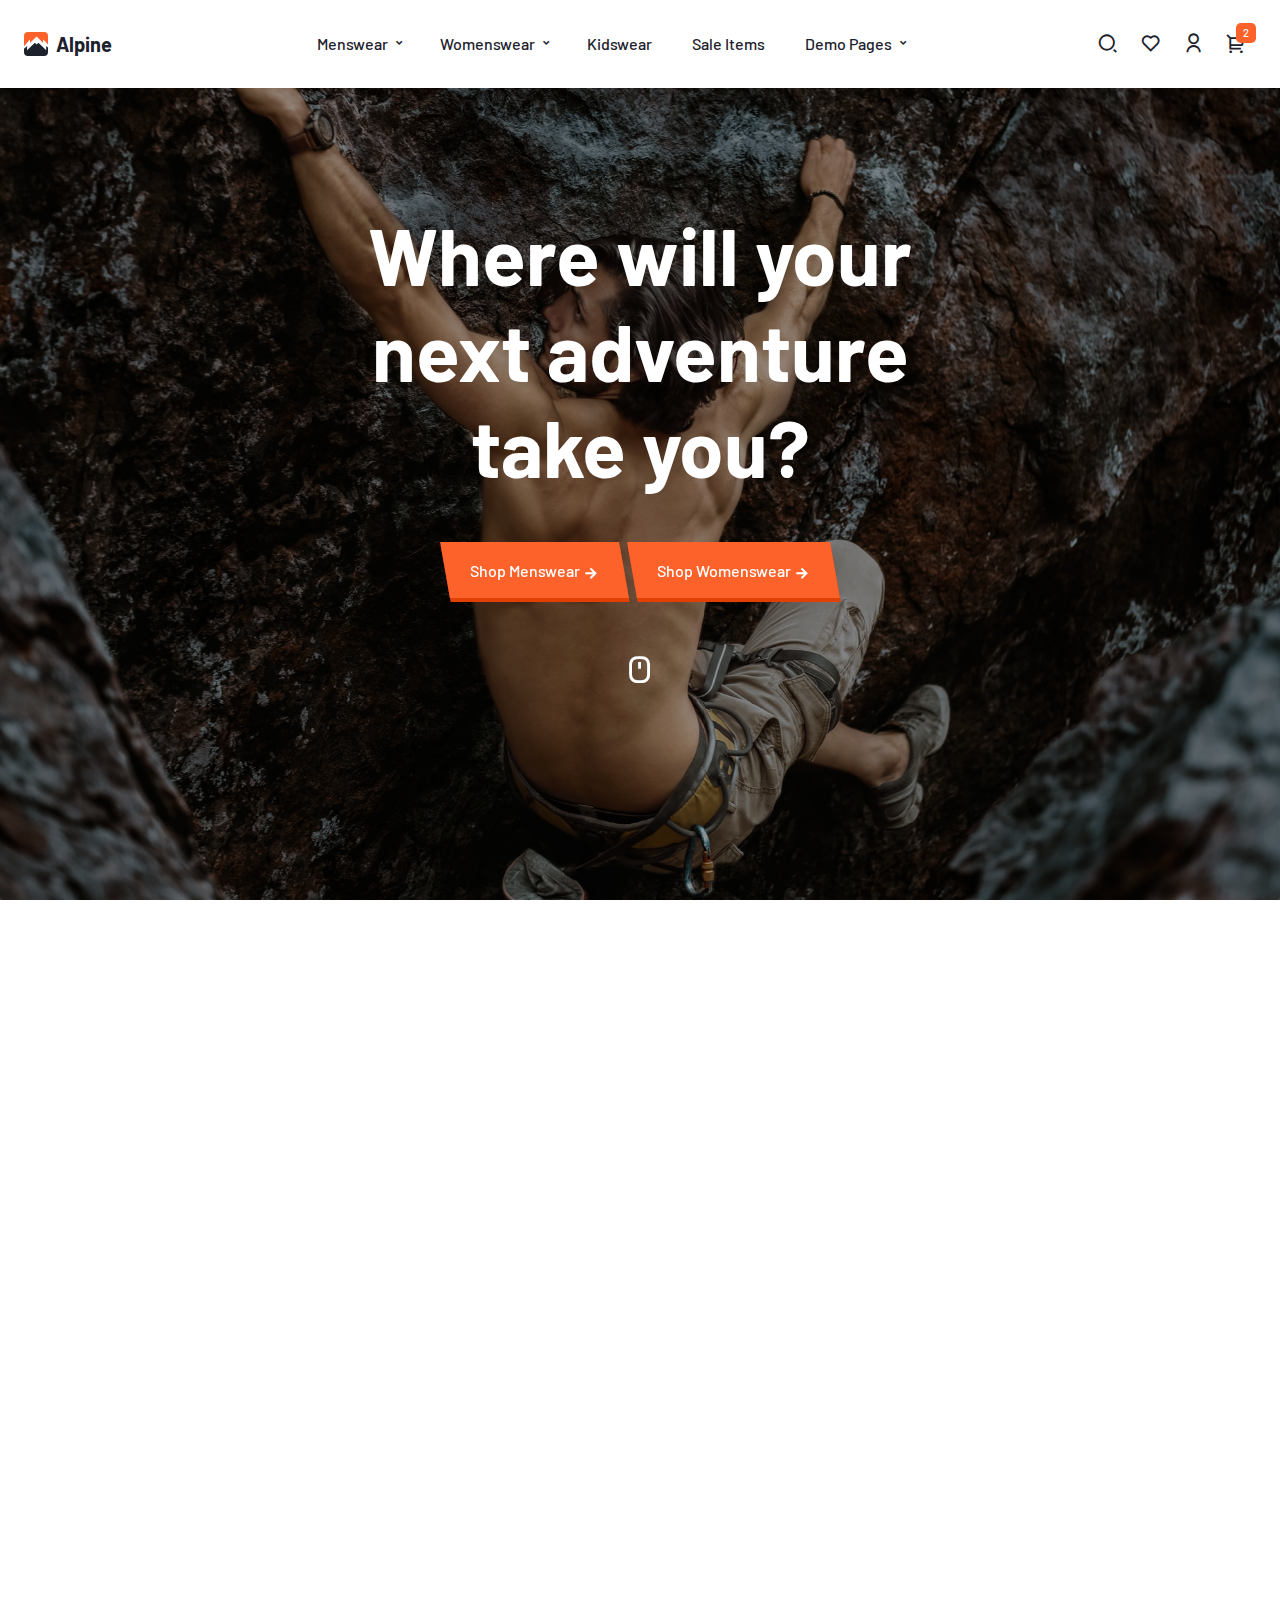
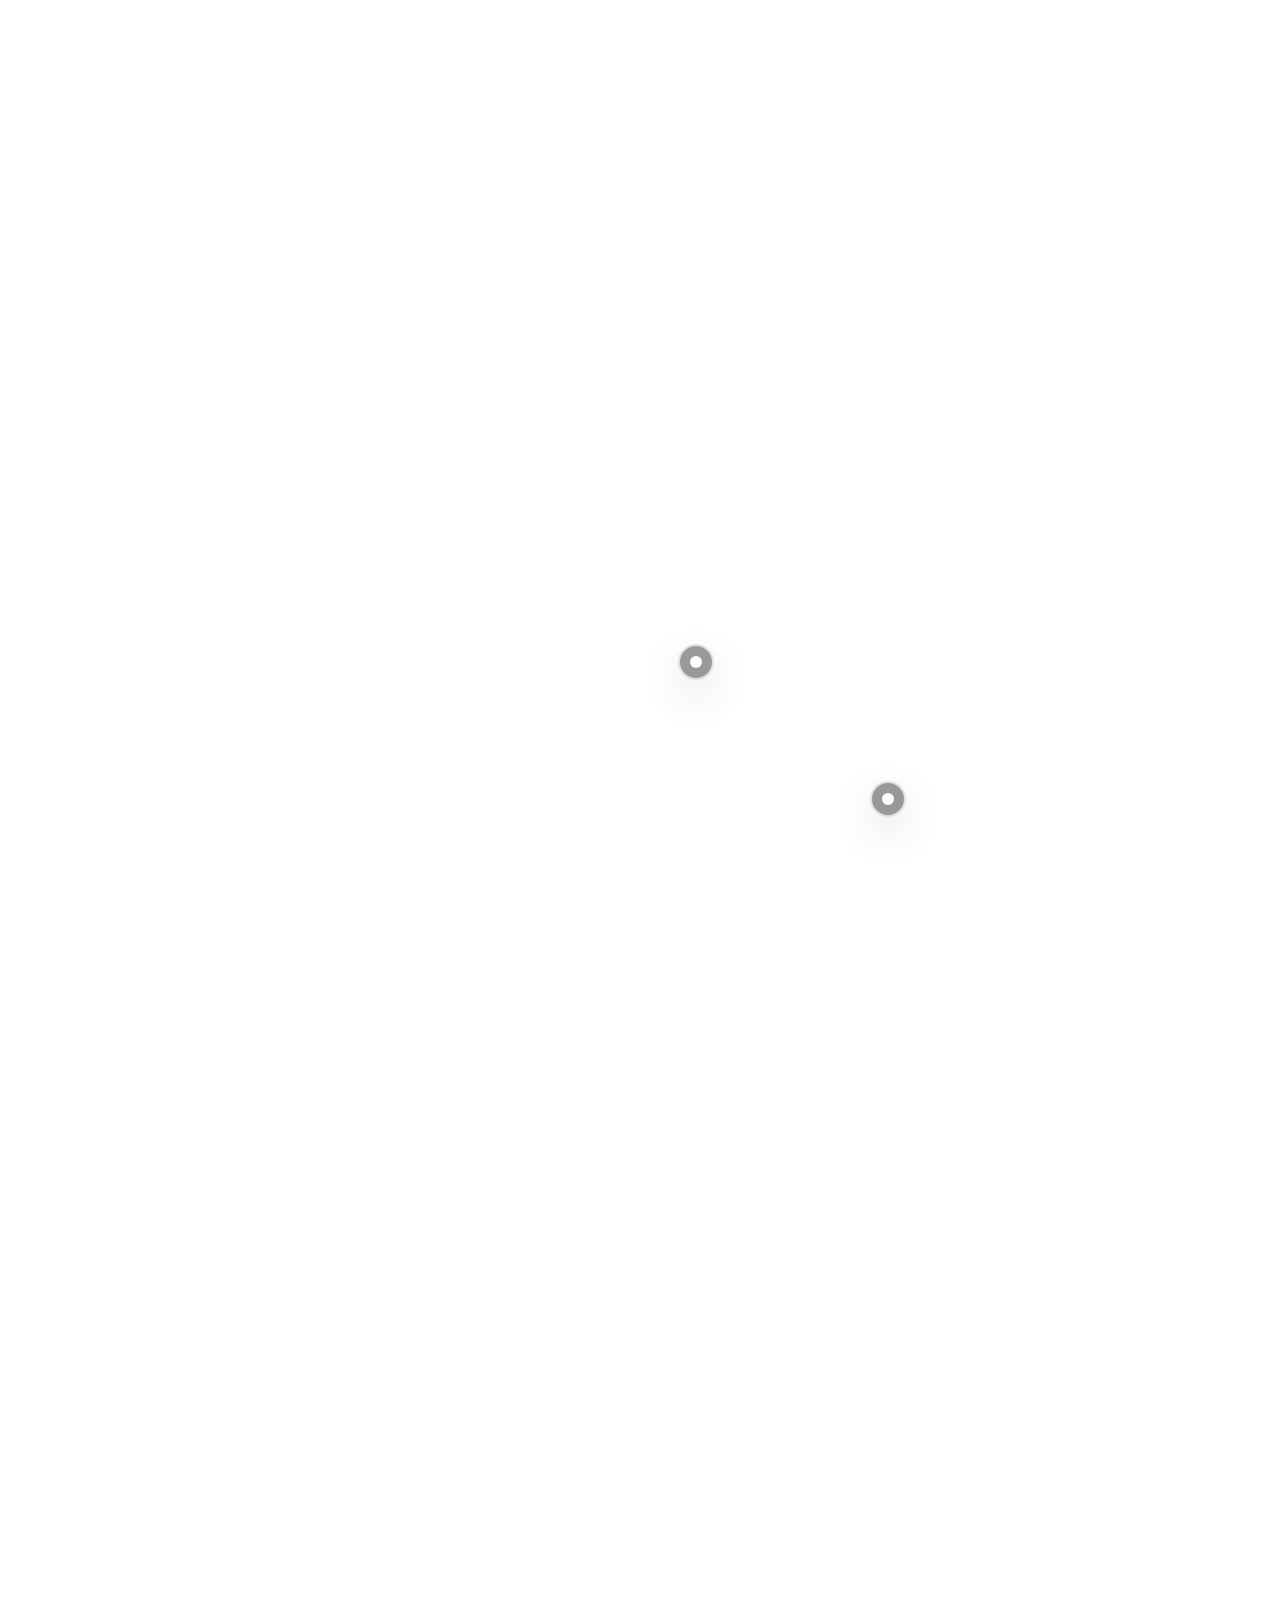
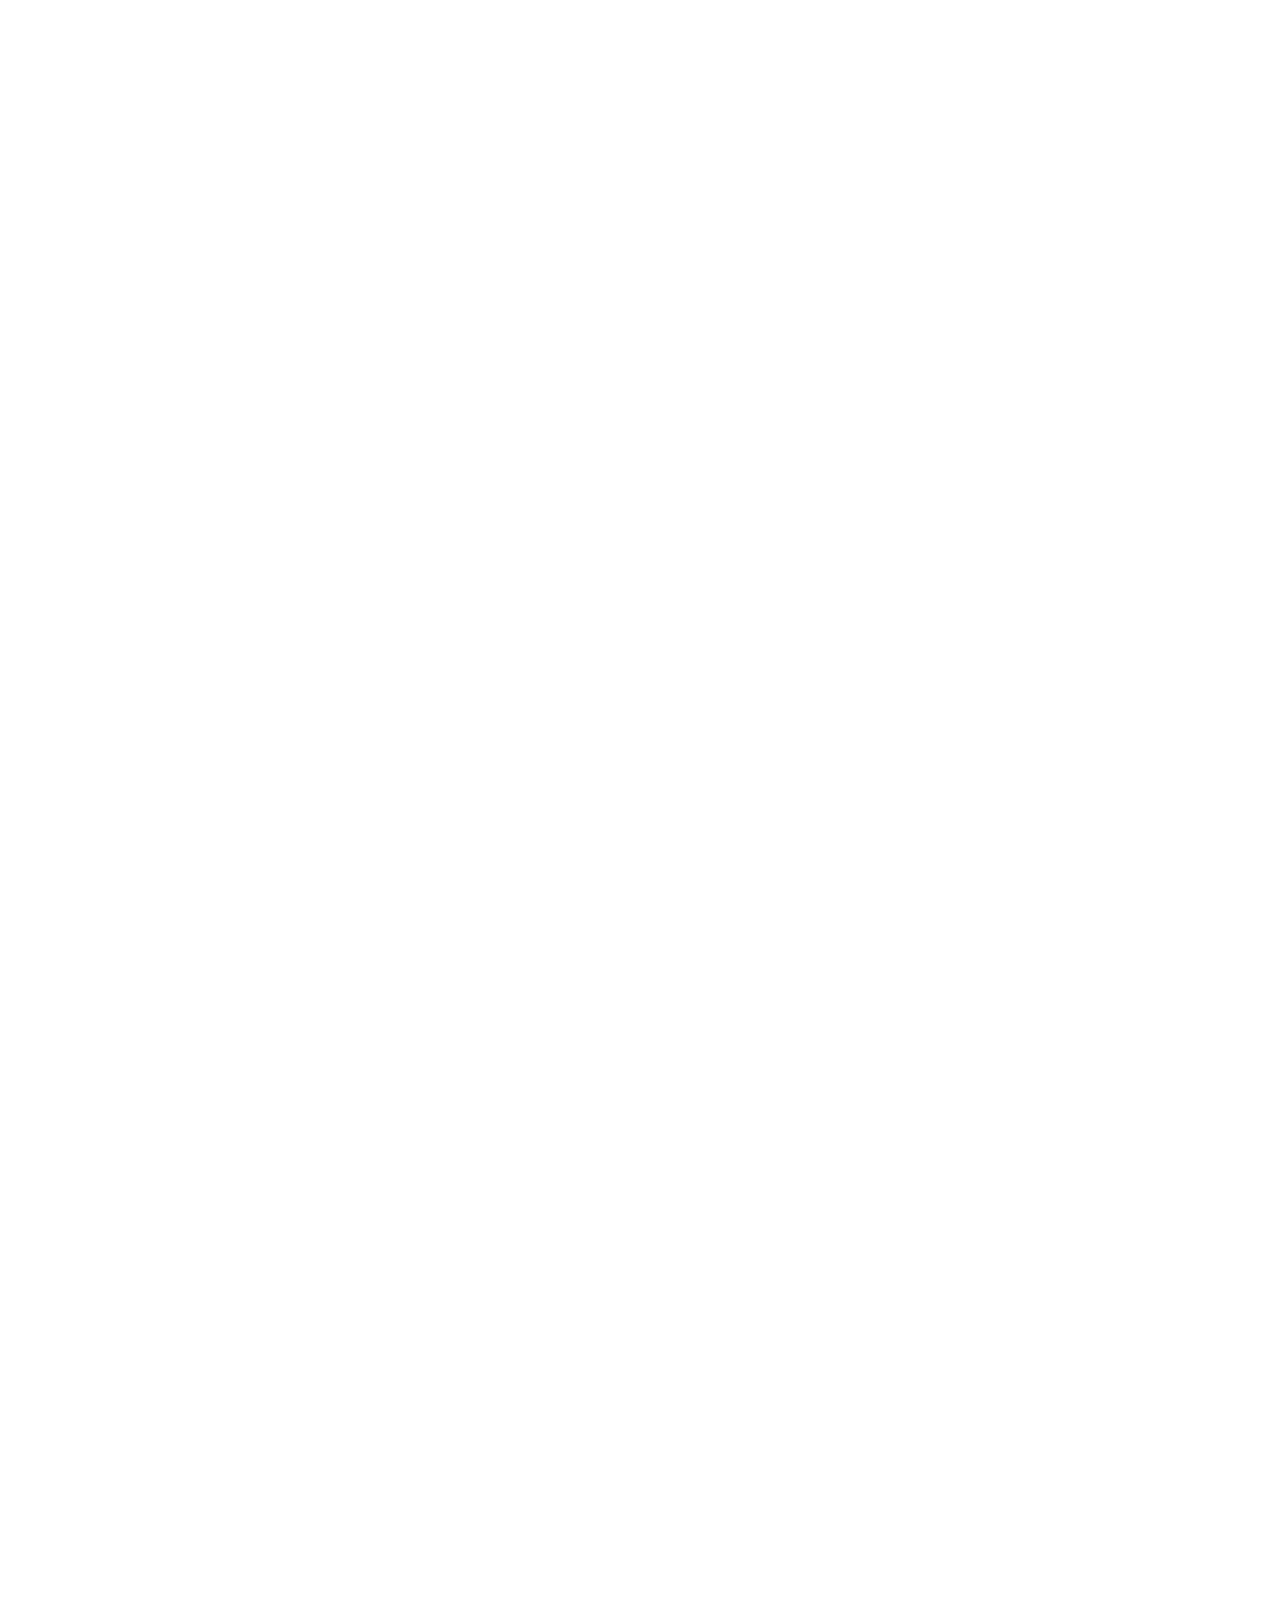
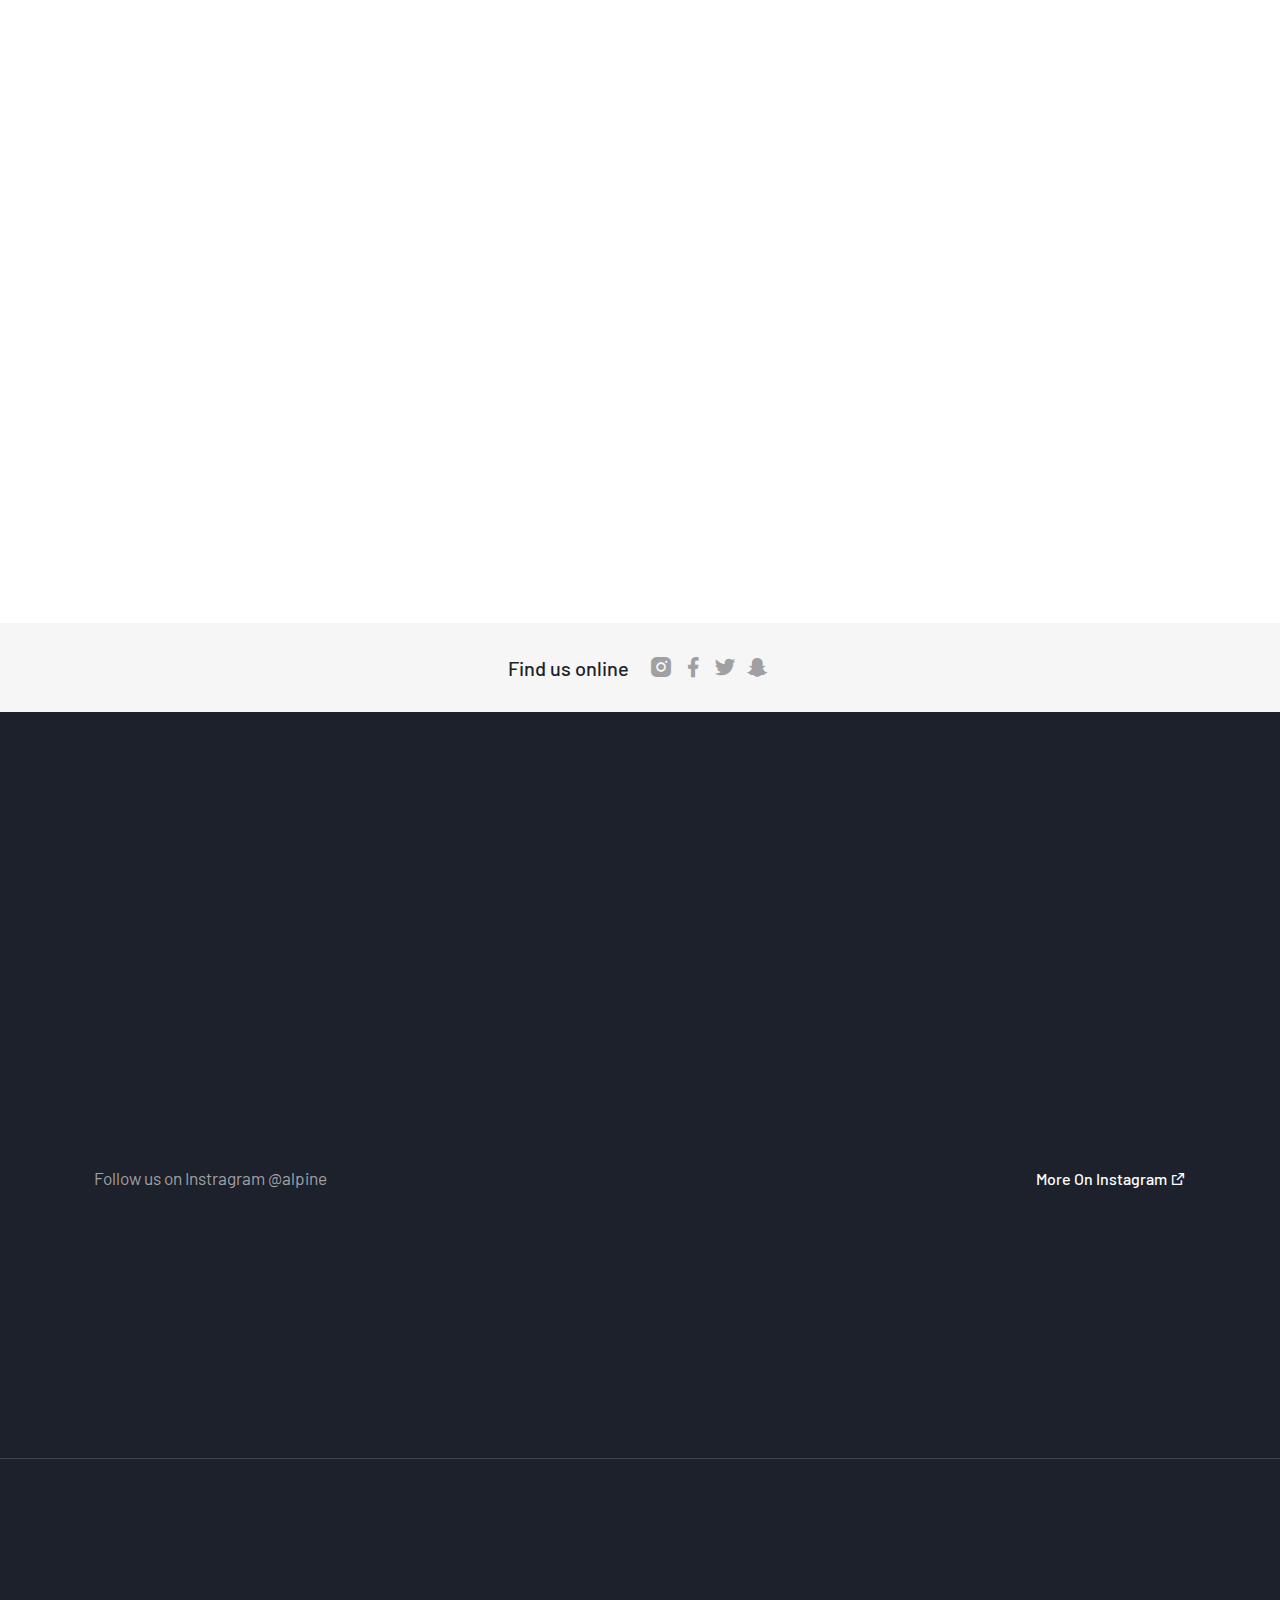
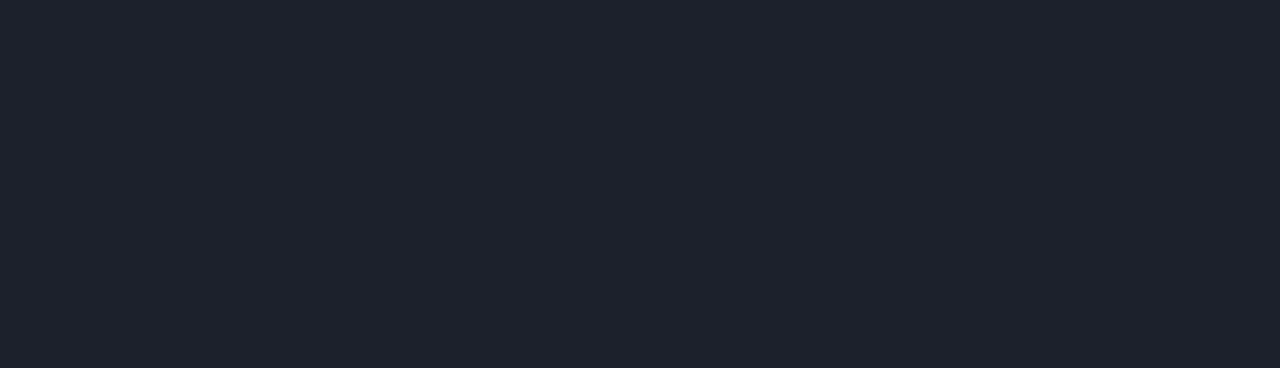
<file: public/index-2.html>
<!doctype html>
<html lang="en">

<!-- Head -->

<!-- Mirrored from alpine-html-bootstrap.vercel.app/index.html by HTTrack Website Copier/3.x [XR&CO'2014], Thu, 28 Sep 2023 14:15:29 GMT -->
<!-- Added by HTTrack --><meta http-equiv="content-type" content="text/html;charset=utf-8" /><!-- /Added by HTTrack -->
<head>
    <!-- Page Meta Tags-->
    <meta charset="utf-8">
    <meta http-equiv="x-ua-compatible" content="ie=edge">
    <meta name="viewport" content="width=device-width, initial-scale=1.0">
    <meta name="description" content="">
    <meta name="author" content="">
    <meta name="keywords" content="">

    <!-- Favicon -->
    <link rel="apple-touch-icon" sizes="180x180" href="assets/favicon/apple-touch-icon.png">
    <link rel="icon" type="image/png" sizes="32x32" href="assets/favicon/favicon-32x32.png">
    <link rel="icon" type="image/png" sizes="16x16" href="assets/favicon/favicon-16x16.png">
    <link rel="mask-icon" href="assets/favicon/safari-pinned-tab.html" color="#5bbad5">
    <meta name="msapplication-TileColor" content="#da532c">
    <meta name="theme-color" content="#ffffff">
    
    <!-- Vendor CSS -->
    <link rel="stylesheet" href="assets/css/libs.bundle.css" />

    <!-- Main CSS -->
    <link rel="stylesheet" href="assets/css/theme.bundle.css" />

    <!-- Google Fonts-->
    <link rel="preconnect" href="https://fonts.googleapis.com/">
    <link rel="preconnect" href="https://fonts.gstatic.com/" crossorigin>
    <link href="https://fonts.googleapis.com/css2?family=Barlow:wght@300;400;500;600;700&amp;display=swap" rel="stylesheet">

    <!-- Fix for custom scrollbar if JS is disabled-->
    <noscript>
        <style>
          /**
          * Reinstate scrolling for non-JS clients
          */
          .simplebar-content-wrapper {
            overflow: auto;
          }
        </style>
    </noscript>

    <!-- Page Title -->
    <title>Alpine | Bootstrap 5 Ecommerce HTML Template</title>
    
</head>
<body class="">

    <!-- Navbar -->
    <div class="position-relative z-index-30">
        <!-- Navbar -->
        <nav
            class="navbar navbar-expand-lg navbar-light bg-white border-bottom mx-0 p-0 flex-column  border-0 position-absolute w-100 z-index-30 bg-transparent navbar-dark navbar-transparent bg-white-hover transition-all">
            <div class="w-100 pb-lg-0 pt-lg-0 pt-4 pb-3">
                <div class="container-fluid d-flex justify-content-between align-items-center flex-wrap">
        
                    <!-- Logo-->
                    <a class="navbar-brand fw-bold fs-3 m-0 p-0 flex-shrink-0" href="index-2.html">
                        <!-- Start of Logo-->
                        <div class="d-flex align-items-center">
                            <div class="f-w-6 d-flex align-items-center me-2 lh-1">
                                <svg xmlns="http://www.w3.org/2000/svg" viewBox="0 0 194 194"><path fill="currentColor" class="svg-logo-white" d="M47.45,60l1.36,27.58,53.41-51.66,50.87,50,3.84-26L194,100.65V31.94A31.94,31.94,0,0,0,162.06,0H31.94A31.94,31.94,0,0,0,0,31.94v82.57Z"/><path fill="currentColor" class="svg-logo-dark" d="M178.8,113.19l1,34.41L116.3,85.92l-14.12,15.9L88.07,85.92,24.58,147.53l.93-34.41L0,134.86v27.2A31.94,31.94,0,0,0,31.94,194H162.06A31.94,31.94,0,0,0,194,162.06V125.83Z"/></svg>
                            </div> <span class="fs-5">Alpine</span>
                        </div>
                        <!-- / Logo-->
                        
                    </a>
                    <!-- / Logo-->
        
                    <!-- Main Navigation-->
                    <div class="ms-5 flex-shrink-0 collapse navbar-collapse navbar-collapse-light w-auto flex-grow-1" id="navbarNavDropdown">
        
                        <!-- Mobile Nav Toggler-->
                        <button
                            class="btn btn-link px-2 text-decoration-none navbar-toggler border-0 position-absolute top-0 end-0 mt-3 me-2"
                            data-bs-toggle="collapse" data-bs-target="#navbarNavDropdown" aria-controls="navbarNavDropdown"
                            aria-expanded="false" aria-label="Toggle navigation">
                            <i class="ri-close-circle-line ri-2x"></i>
                        </button>
                        <!-- / Mobile Nav Toggler-->
        
                        <ul class="navbar-nav py-lg-2 mx-auto">
                            <li class="nav-item me-lg-4 dropdown position-static">
                                <a class="nav-link fw-bolder dropdown-toggle py-lg-4" href="#" role="button" data-bs-toggle="dropdown"
                                    aria-haspopup="true" aria-expanded="false">
                                    Menswear
                                </a>
                                <!-- Menswear dropdown menu-->
                                <div class="dropdown-menu dropdown-megamenu">
                                    <div class="container">
                                        <div class="row g-0">
                                            <!-- Dropdown Menu Links Section-->
                                            <div class="col-12 col-lg-7">
                                                <div class="row py-lg-5">
                                                
                                                    <!-- menu row-->
                                                    <div class="col col-lg-6 mb-5 mb-sm-0">
                                                        <h6 class="dropdown-heading">Waterproof Layers</h6>
                                                        <ul class="list-unstyled">
                                                            <li class="dropdown-list-item"><a class="dropdown-item" href="category.html">Waterproof
                                                                    Jackets</a></li>
                                                            <li class="dropdown-list-item"><a class="dropdown-item" href="category.html">Insulated
                                                                    Jackets</a></li>
                                                            <li class="dropdown-list-item"><a class="dropdown-item" href="category.html">Down
                                                                    Jackets</a></li>
                                                            <li class="dropdown-list-item"><a class="dropdown-item" href="category.html">Softshell
                                                                    Jackets</a></li>
                                                            <li class="dropdown-list-item"><a class="dropdown-item" href="category.html">Casual
                                                                    Jackets</a></li>
                                                            <li class="dropdown-list-item"><a class="dropdown-item" href="category.html">Windproof
                                                                    Jackets</a></li>
                                                            <li class="dropdown-list-item"><a class="dropdown-item" href="category.html">Breathable
                                                                    Jackets</a></li>
                                                            <li class="dropdown-list-item"><a class="dropdown-item" href="category.html">Cleaning &
                                                                    Proofing</a></li>
                                                            <li class="dropdown-list-item"><a class="dropdown-item dropdown-link-all"
                                                                    href="category.html">View All</a></li>
                                                        </ul>
                                                
                                                    </div>
                                                    <!-- /menu row-->
                                                
                                                    <!-- menu row-->
                                                    <div class="col col-lg-6">
                                                        <h6 class="dropdown-heading">Brands</h6>
                                                        <ul class="list-unstyled">
                                                            <li class="dropdown-list-item"><a class="dropdown-item" href="category.html">Lifestyle &
                                                                    Casual</a></li>
                                                            <li class="dropdown-list-item"><a class="dropdown-item" href="category.html">Walking
                                                                    Shoes</a></li>
                                                            <li class="dropdown-list-item"><a class="dropdown-item" href="category.html">Running
                                                                    Shoes</a></li>
                                                            <li class="dropdown-list-item"><a class="dropdown-item" href="category.html">Military
                                                                    Boots</a></li>
                                                            <li class="dropdown-list-item"><a class="dropdown-item" href="category.html">Fabric Walking
                                                                    Boots</a></li>
                                                            <li class="dropdown-list-item"><a class="dropdown-item" href="category.html">Leather
                                                                    Walking Boots</a></li>
                                                            <li class="dropdown-list-item"><a class="dropdown-item" href="category.html">Wellies</a>
                                                            </li>
                                                            <li class="dropdown-list-item"><a class="dropdown-item" href="category.html">Winter
                                                                    Footwear</a></li>
                                                            <li class="dropdown-list-item"><a class="dropdown-item dropdown-link-all"
                                                                    href="category.html">View All</a></li>
                                                        </ul>
                                                    </div>
                                                    <!-- /menu row-->
                                                
                                                </div>                    </div>
                                            <!-- /Dropdown Menu Links Section-->
                        
                                            <!-- Dropdown Menu Images Section-->
                                            <div class="d-none d-lg-block col-lg-5">
                                                <div class="vw-50 h-100 bg-img-cover bg-pos-center-center position-absolute" style="background-image: url(assets/images/banners/banner-2.jpg);"></div>
                                            </div>
                                            <!-- Dropdown Menu Images Section-->
                                        </div>
                                    </div>
                                </div>
                                <!-- / Menswear dropdown menu-->
                            </li>
                            <li class="nav-item me-lg-4 dropdown position-static">
                                <a class="nav-link fw-bolder dropdown-toggle py-lg-4" href="#" role="button" data-bs-toggle="dropdown"
                                    aria-haspopup="true" aria-expanded="false">
                                    Womenswear
                                </a>
                                <!-- Womenswear dropdown menu-->
                                <div class="dropdown-menu dropdown-megamenu">
                                    <div class="container">
                                        <div class="row g-0">
                                            <!-- Dropdown Menu Links Section-->
                                            <div class="col-12 col-lg-7">
                                                <div class="row py-lg-5">
                                                
                                                    <!-- menu row-->
                                                    <div class="col col-lg-6 mb-5 mb-sm-0">
                                                        <h6 class="dropdown-heading">Waterproof Layers</h6>
                                                        <ul class="list-unstyled">
                                                            <li class="dropdown-list-item"><a class="dropdown-item" href="category.html">Waterproof
                                                                    Jackets</a></li>
                                                            <li class="dropdown-list-item"><a class="dropdown-item" href="category.html">Insulated
                                                                    Jackets</a></li>
                                                            <li class="dropdown-list-item"><a class="dropdown-item" href="category.html">Down
                                                                    Jackets</a></li>
                                                            <li class="dropdown-list-item"><a class="dropdown-item" href="category.html">Softshell
                                                                    Jackets</a></li>
                                                            <li class="dropdown-list-item"><a class="dropdown-item" href="category.html">Casual
                                                                    Jackets</a></li>
                                                            <li class="dropdown-list-item"><a class="dropdown-item" href="category.html">Windproof
                                                                    Jackets</a></li>
                                                            <li class="dropdown-list-item"><a class="dropdown-item" href="category.html">Breathable
                                                                    Jackets</a></li>
                                                            <li class="dropdown-list-item"><a class="dropdown-item" href="category.html">Cleaning &
                                                                    Proofing</a></li>
                                                            <li class="dropdown-list-item"><a class="dropdown-item dropdown-link-all"
                                                                    href="category.html">View All</a></li>
                                                        </ul>
                                                
                                                    </div>
                                                    <!-- /menu row-->
                                                
                                                    <!-- menu row-->
                                                    <div class="col col-lg-6">
                                                        <h6 class="dropdown-heading">Brands</h6>
                                                        <ul class="list-unstyled">
                                                            <li class="dropdown-list-item"><a class="dropdown-item" href="category.html">Lifestyle &
                                                                    Casual</a></li>
                                                            <li class="dropdown-list-item"><a class="dropdown-item" href="category.html">Walking
                                                                    Shoes</a></li>
                                                            <li class="dropdown-list-item"><a class="dropdown-item" href="category.html">Running
                                                                    Shoes</a></li>
                                                            <li class="dropdown-list-item"><a class="dropdown-item" href="category.html">Military
                                                                    Boots</a></li>
                                                            <li class="dropdown-list-item"><a class="dropdown-item" href="category.html">Fabric Walking
                                                                    Boots</a></li>
                                                            <li class="dropdown-list-item"><a class="dropdown-item" href="category.html">Leather
                                                                    Walking Boots</a></li>
                                                            <li class="dropdown-list-item"><a class="dropdown-item" href="category.html">Wellies</a>
                                                            </li>
                                                            <li class="dropdown-list-item"><a class="dropdown-item" href="category.html">Winter
                                                                    Footwear</a></li>
                                                            <li class="dropdown-list-item"><a class="dropdown-item dropdown-link-all"
                                                                    href="category.html">View All</a></li>
                                                        </ul>
                                                    </div>
                                                    <!-- /menu row-->
                                                
                                                </div>                    </div>
                                            <!-- /Dropdown Menu Links Section-->
                        
                                            <!-- Dropdown Menu Images Section-->
                                            <div class="d-none d-lg-block col-lg-5">
                                                <div class="vw-50 h-100 bg-img-cover bg-pos-center-center position-absolute" style="background-image: url(assets/images/banners/banner-4.jpg);"></div>
                                            </div>
                                            <!-- Dropdown Menu Images Section-->
                                        </div>
                                    </div>
                                </div>
                                <!-- / Womenswear dropdown menu-->
                            </li>
                            <li class="nav-item me-lg-4">
                                <a class="nav-link fw-bolder py-lg-4" href="#">
                                    Kidswear
                                </a>
                            </li>
                            <li class="nav-item me-lg-4">
                                <a class="nav-link fw-bolder py-lg-4" href="#">
                                    Sale Items
                                </a>
                            </li>
                            <li class="nav-item dropdown me-lg-4">
                                <a class="nav-link fw-bolder dropdown-toggle py-lg-4" href="#" role="button" data-bs-toggle="dropdown"
                                    aria-haspopup="true" aria-expanded="false">
                                    Demo Pages
                                </a>
                                <ul class="dropdown-menu">
                                    <li><a class="dropdown-item" href="index-2.html">Homepage</a></li>
                                    <li><a class="dropdown-item" href="category.html">Category</a></li>
                                    <li><a class="dropdown-item" href="product.html">Product</a></li>
                                    <li><a class="dropdown-item" href="cart.html">Cart</a></li>
                                    <li><a class="dropdown-item" href="checkout.html">Checkout</a></li>
                                  </ul>
                            </li>
                        </ul>            </div>
                    <!-- / Main Navigation-->
        
                    <!-- Navbar Icons-->
                    <ul class="list-unstyled mb-0 d-flex align-items-center">
        
                        <!-- Navbar Toggle Icon-->
                        <li class="d-inline-block d-lg-none">
                            <button
                                class="btn btn-link px-2 text-decoration-none navbar-toggler border-0 d-flex align-items-center"
                                data-bs-toggle="collapse" data-bs-target="#navbarNavDropdown" aria-controls="navbarNavDropdown"
                                aria-expanded="false" aria-label="Toggle navigation">
                                <i class="ri-menu-line ri-lg align-middle"></i>
                            </button>
                        </li>
                        <!-- /Navbar Toggle Icon-->
        
                        <!-- Navbar Search-->
                        <li class="ms-1 d-inline-block">
                            <button
                                class="btn btn-link px-2 text-decoration-none d-flex align-items-center"
                                data-pr-search>
                                <i class="ri-search-2-line ri-lg align-middle"></i>
                            </button>
                        </li>
                        <!-- /Navbar Search-->
        
                        <!-- Navbar Wishlist-->
                        <li class="ms-1 d-none d-lg-inline-block">
                            <a class="btn btn-link px-2 py-0 text-decoration-none d-flex align-items-center"
                                href="#">
                                <i class="ri-heart-line ri-lg align-middle"></i>
                            </a>
                        </li>
                        <!-- /Navbar Wishlist-->
        
                        <!-- Navbar Login-->
                        <li class="ms-1 d-none d-lg-inline-block">
                            <a class="btn btn-link px-2 text-decoration-none d-flex align-items-center"
                                href="#">
                                <i class="ri-user-line ri-lg align-middle"></i>
                            </a>
                        </li>
                        <!-- /Navbar Login-->
        
                        <!-- Navbar Cart-->
                        <li class="ms-1 d-inline-block position-relative">
                            <button
                                class="btn btn-link px-2 text-decoration-none d-flex align-items-center disable-child-pointer"
                                data-bs-toggle="offcanvas" data-bs-target="#offcanvasCart" aria-controls="offcanvasCart">
                                <i class="ri-shopping-cart-2-line ri-lg align-middle position-relative z-index-10"></i>
                                <span
                                    class="fs-xs fw-bolder f-w-5 f-h-5 bg-orange rounded-lg d-block lh-1 pt-1 position-absolute top-0 end-0 z-index-20 mt-2 text-white">2</span>
                            </button>
                        </li>
                        <!-- /Navbar Cart-->
        
                    </ul>
                    <!-- Navbar Icons-->
        
                </div>
            </div>
        </nav>
        <!-- / Navbar-->    </div>
    <!-- / Navbar-->

    <!-- Main Section-->
    <section class="mt-0 ">
        <!-- Page Content Goes Here -->

        <!-- / Hero Section -->
        <section class="vh-100 position-relative bg-overlay-dark ">
            <div class="container d-flex h-100 justify-content-center align-items-center position-relative z-index-10">
                <div
                    class="d-flex justify-content-center align-items-center h-100 position-relative z-index-10 text-white">
                    <div>
                        <h1 class="display-1 fw-bold px-2 px-md-5 text-center mx-auto col-lg-8 mt-md-0"
                            data-aos="fade-up" data-aos-delay="1000">Where will your next adventure take you?</h1>
                        <div data-aos="fade-in" data-aos-delay="2000">
                            <div class="d-md-flex justify-content-center mt-4 mb-3 my-md-5">
                                <a href="category.html"
                                    class="btn btn-skew-left btn-orange btn-orange-chunky text-white mx-1 w-100 w-md-auto mb-2 mb-md-0"><span>Shop
                                        Menswear <i class="ri-arrow-right-line align-middle fw-bold"></i></span></a>
                                <a href="category.html"
                                    class="btn btn-skew-left btn-orange btn-orange-chunky text-white mx-1 w-100 w-md-auto mb-2 mb-md-0"><span>Shop
                                        Womenswear <i class="ri-arrow-right-line align-middle fw-bold"></i></span></a>
                            </div>
                            <i class="ri-mouse-line d-block text-center animation-float ri-2x transition-all opacity-50-hover text-white"
                                data-pixr-scrollto data-target=".brand-section" data-aos="fade-up"
                                data-aos-delay="700"></i>
                        </div>
                    </div>
                </div>
            </div>
            <div class="position-absolute z-index-1 top-0 bottom-0 start-0 end-0">
                <!-- Swiper Info -->
                <div class="swiper-container overflow-hidden bg-light w-100 h-100"
                  data-swiper
                  data-options='{
                    "slidesPerView": 1,
                    "speed": 1500,
                    "loop": true,
                    "effect": "fade",
                    "autoplay": {
                      "delay": 5000
                    }
                  }'>
                  <div class="swiper-wrapper">
                    <div class="swiper-slide position-relative">
                      <div class="w-100 h-100 bg-img-cover animation-move bg-pos-center-center" style="background-image: url(assets/images/slideshows/slideshow-1.jpg);">
                      </div> 
                    </div>
                    <div class="swiper-slide position-relative">
                      <div class="w-100 h-100 bg-img-cover animation-move bg-pos-center-center" style="background-image: url(assets/images/slideshows/slideshow-2.jpg);"> 
                      </div>
                    </div>
                    <div class="swiper-slide position-relative">
                      <div class="w-100 h-100 bg-img-cover animation-move bg-pos-center-center" style="background-image: url(assets/images/slideshows/slideshow-3.jpg);"> 
                      </div>
                    </div>
                  </div> 
                
                </div>
                <!-- / Swiper Info-->            </div>
        </section>
        <!--/ Hero Section-->

        <!-- Featured Brands-->
        <div class="mb-lg-7 bg-light py-4" data-aos="fade-in">
            <div class="container">
                <div class="row gx-3 align-items-center">
                    <div
                        class="col-12 justify-content-center justify-content-md-between align-items-center d-flex flex-wrap">
                        <div class="me-2 f-w-20 m-4 ms-md-0 mt-md-0 mb-md-0">
                            <a class="d-block" href="category.html" data-bs-toggle="tooltip"
                                data-bs-placement="top" title="Shop Kathmandu">
                                <img class="img-fluid d-table mx-auto" src="assets/images/logos/logo-1.svg"
                                    alt="Bootstrap 5 Template by Pixel Rocket">
                            </a>
                        </div>
                        <div class="me-2 f-w-20 m-4 ms-md-0 mt-md-0 mb-md-0">
                            <a class="d-block" href="category.html" data-bs-toggle="tooltip"
                                data-bs-placement="top" title="Shop Billabong">
                                <img class="img-fluid d-table mx-auto" src="assets/images/logos/logo-2.svg"
                                    alt="Bootstrap 5 Template by Pixel Rocket">
                            </a>
                        </div>
                        <div class="me-2 f-w-20 m-4 ms-md-0 mt-md-0 mb-md-0">
                            <a class="d-block" href="category.html" data-bs-toggle="tooltip"
                                data-bs-placement="top" title="Shop Oakley">
                                <img class="img-fluid d-table mx-auto" src="assets/images/logos/logo-9.svg"
                                    alt="Bootstrap 5 Template by Pixel Rocket">
                            </a>
                        </div>
                        <div class="me-2 f-w-20 m-4 ms-md-0 mt-md-0 mb-md-0">
                            <a class="d-block" href="category.html" data-bs-toggle="tooltip"
                                data-bs-placement="top" title="Shop Patagonia">
                                <img class="img-fluid d-table mx-auto" src="assets/images/logos/logo-4.svg"
                                    alt="Bootstrap 5 Template by Pixel Rocket">
                            </a>
                        </div>
                        <div class="me-2 f-w-20 m-4 ms-md-0 mt-md-0 mb-md-0">
                            <a class="d-block" href="category.html" data-bs-toggle="tooltip"
                                data-bs-placement="top" title="Shop North Face">
                                <img class="img-fluid d-table mx-auto" src="assets/images/logos/logo-5.svg"
                                    alt="Bootstrap 5 Template by Pixel Rocket">
                            </a>
                        </div>
                        <div class="me-2 f-w-20 m-4 ms-md-0 mt-md-0 mb-md-0">
                            <a class="d-block" href="category.html" data-bs-toggle="tooltip"
                                data-bs-placement="top" title="Shop Salomon">
                                <img class="img-fluid d-table mx-auto" src="assets/images/logos/logo-7.svg"
                                    alt="Bootstrap 5 Template by Pixel Rocket">
                            </a>
                        </div>
                        <a href="category.html" class="btn btn-link fw-bolder">Explore All Brands <i
                                class="ri-arrow-right-line align-bottom fw-bold"></i></a>
                    </div>
                </div>
            </div>
        </div>
        <!--/ Featured Brands-->

        <!-- Staff Picks-->
        <section class="mb-9 mt-5" data-aos="fade-up">
            <div class="container">
                <div class="w-md-50 mb-5">
                    <p class="small fw-bolder text-uppercase tracking-wider mb-2 text-muted">Summer Favourites</p>
                    <h2 class="display-5 fw-bold mb-3">Staff Picks</h2>
                    <p class="lead">We've sorted through our feed to put together a collection of our products perfect
                        for a summer outdoors.</p>
                </div>
                <!-- Swiper Latest -->
                <div class="swiper-container overflow-visible"
                  data-swiper
                  data-options='{
                    "spaceBetween": 25,
                    "cssMode": true,
                    "roundLengths": true,
                    "scrollbar": {
                      "el": ".swiper-scrollbar",
                      "hide": false,
                      "draggable": true
                    },      
                    "navigation": {
                      "nextEl": ".swiper-next",
                      "prevEl": ".swiper-prev"
                    },  
                    "breakpoints": {
                      "576": {
                        "slidesPerView": 1
                      },
                      "768": {
                        "slidesPerView": 2
                      },
                      "992": {
                        "slidesPerView": 3
                      },
                      "1200": {
                        "slidesPerView": 4
                      }            
                    }
                  }'>
                  <div class="swiper-wrapper pb-5 pe-1">
                      <div class="swiper-slide d-flex h-auto">
                        <!-- Card Product-->
                        <div class="card position-relative h-100 card-listing hover-trigger">
                            <div class="card-header">
                                <picture class="position-relative overflow-hidden d-block bg-light">
                                    <img class="w-100 img-fluid position-relative z-index-10" title="" src="assets/images/products/product-1.jpg" alt="">
                                </picture>
                                    <picture class="position-absolute z-index-20 start-0 top-0 hover-show bg-light">
                                        <img class="w-100 img-fluid" title="" src="assets/images/products/product-1b.jpg" alt="">
                                    </picture>
                                <div class="card-actions">
                                    <span class="small text-uppercase tracking-wide fw-bolder text-center d-block">Quick Add</span>
                                    <div class="d-flex justify-content-center align-items-center flex-wrap mt-3">
                                        <button class="btn btn-outline-dark btn-sm mx-2">S</button>
                                        <button class="btn btn-outline-dark btn-sm mx-2">M</button>
                                        <button class="btn btn-outline-dark btn-sm mx-2">L</button>
                                    </div>
                                </div>
                            </div>
                            <div class="card-body px-0 text-center">
                                <div class="d-flex justify-content-center align-items-center mx-auto mb-1">
                                    <!-- Review Stars Small-->
                        <div class="rating position-relative d-table">
                            <div class="position-absolute stars" style="width: 90%">
                                <i class="ri-star-fill text-dark mr-1"></i>
                                <i class="ri-star-fill text-dark mr-1"></i>
                                <i class="ri-star-fill text-dark mr-1"></i>
                                <i class="ri-star-fill text-dark mr-1"></i>
                                <i class="ri-star-fill text-dark mr-1"></i>
                            </div>
                            <div class="stars">
                                <i class="ri-star-fill mr-1 text-muted opacity-25"></i>
                                <i class="ri-star-fill mr-1 text-muted opacity-25"></i>
                                <i class="ri-star-fill mr-1 text-muted opacity-25"></i>
                                <i class="ri-star-fill mr-1 text-muted opacity-25"></i>
                                <i class="ri-star-fill mr-1 text-muted opacity-25"></i>
                            </div>
                        </div> <span class="small fw-bolder ms-2 text-muted"> 4.7 (456)</span>
                                </div>
                                <a class="mb-0 mx-2 mx-md-4 fs-p link-cover text-decoration-none d-block text-center"
                                    href="product.html">Full Zip Hoodie</a>
                                    <p class="fw-bolder m-0 mt-2">$1129.99</p>
                            </div>
                        </div>
                        <!--/ Card Product-->
                      </div>
                      <div class="swiper-slide d-flex h-auto">
                        <!-- Card Product-->
                        <div class="card position-relative h-100 card-listing hover-trigger">
                                <span class="badge card-badge bg-secondary">-25%</span>
                            <div class="card-header">
                                <picture class="position-relative overflow-hidden d-block bg-light">
                                    <img class="w-100 img-fluid position-relative z-index-10" title="" src="assets/images/products/product-2.jpg" alt="">
                                </picture>
                                <div class="card-actions">
                                    <span class="small text-uppercase tracking-wide fw-bolder text-center d-block">Quick Add</span>
                                    <div class="d-flex justify-content-center align-items-center flex-wrap mt-3">
                                        <button class="btn btn-outline-dark btn-sm mx-2">S</button>
                                        <button class="btn btn-outline-dark btn-sm mx-2">M</button>
                                        <button class="btn btn-outline-dark btn-sm mx-2">L</button>
                                    </div>
                                </div>
                            </div>
                            <div class="card-body px-0 text-center">
                                <div class="d-flex justify-content-center align-items-center mx-auto mb-1">
                                    <!-- Review Stars Small-->
                        <div class="rating position-relative d-table">
                            <div class="position-absolute stars" style="width: 60%">
                                <i class="ri-star-fill text-dark mr-1"></i>
                                <i class="ri-star-fill text-dark mr-1"></i>
                                <i class="ri-star-fill text-dark mr-1"></i>
                                <i class="ri-star-fill text-dark mr-1"></i>
                                <i class="ri-star-fill text-dark mr-1"></i>
                            </div>
                            <div class="stars">
                                <i class="ri-star-fill mr-1 text-muted opacity-25"></i>
                                <i class="ri-star-fill mr-1 text-muted opacity-25"></i>
                                <i class="ri-star-fill mr-1 text-muted opacity-25"></i>
                                <i class="ri-star-fill mr-1 text-muted opacity-25"></i>
                                <i class="ri-star-fill mr-1 text-muted opacity-25"></i>
                            </div>
                        </div> <span class="small fw-bolder ms-2 text-muted"> 4.4 (1289)</span>
                                </div>
                                <a class="mb-0 mx-2 mx-md-4 fs-p link-cover text-decoration-none d-block text-center"
                                    href="product.html">Mens Sherpa Hoodie</a>
                                    <div class="d-flex justify-content-center align-items-center mt-2">
                                        <p class="mb-0 me-2 text-danger fw-bolder">$<span>599.55</span></p>
                                        <p class="mb-0 text-muted fw-bolder"><s>$<span>150.00</span></s></p>
                                    </div>
                            </div>
                        </div>
                        <!--/ Card Product-->
                      </div>
                      <div class="swiper-slide d-flex h-auto">
                        <!-- Card Product-->
                        <div class="card position-relative h-100 card-listing hover-trigger">
                                <span class="badge card-badge bg-secondary">-65%</span>
                            <div class="card-header">
                                <picture class="position-relative overflow-hidden d-block bg-light">
                                    <img class="w-100 img-fluid position-relative z-index-10" title="" src="assets/images/products/product-3.jpg" alt="">
                                </picture>
                                <div class="card-actions">
                                    <span class="small text-uppercase tracking-wide fw-bolder text-center d-block">Quick Add</span>
                                    <div class="d-flex justify-content-center align-items-center flex-wrap mt-3">
                                        <button class="btn btn-outline-dark btn-sm mx-2">S</button>
                                        <button class="btn btn-outline-dark btn-sm mx-2">M</button>
                                        <button class="btn btn-outline-dark btn-sm mx-2">L</button>
                                    </div>
                                </div>
                            </div>
                            <div class="card-body px-0 text-center">
                                <div class="d-flex justify-content-center align-items-center mx-auto mb-1">
                                    <!-- Review Stars Small-->
                        <div class="rating position-relative d-table">
                            <div class="position-absolute stars" style="width: 20%">
                                <i class="ri-star-fill text-dark mr-1"></i>
                                <i class="ri-star-fill text-dark mr-1"></i>
                                <i class="ri-star-fill text-dark mr-1"></i>
                                <i class="ri-star-fill text-dark mr-1"></i>
                                <i class="ri-star-fill text-dark mr-1"></i>
                            </div>
                            <div class="stars">
                                <i class="ri-star-fill mr-1 text-muted opacity-25"></i>
                                <i class="ri-star-fill mr-1 text-muted opacity-25"></i>
                                <i class="ri-star-fill mr-1 text-muted opacity-25"></i>
                                <i class="ri-star-fill mr-1 text-muted opacity-25"></i>
                                <i class="ri-star-fill mr-1 text-muted opacity-25"></i>
                            </div>
                        </div> <span class="small fw-bolder ms-2 text-muted"> 4.7 (754)</span>
                                </div>
                                <a class="mb-0 mx-2 mx-md-4 fs-p link-cover text-decoration-none d-block text-center"
                                    href="product.html">Womens Essentials Hoodie</a>
                                    <div class="d-flex justify-content-center align-items-center mt-2">
                                        <p class="mb-0 me-2 text-danger fw-bolder">$<span>779.55</span></p>
                                        <p class="mb-0 text-muted fw-bolder"><s>$<span>1100.00</span></s></p>
                                    </div>
                            </div>
                        </div>
                        <!--/ Card Product-->
                      </div>
                      <div class="swiper-slide d-flex h-auto">
                        <!-- Card Product-->
                        <div class="card position-relative h-100 card-listing hover-trigger">
                            <div class="card-header">
                                <picture class="position-relative overflow-hidden d-block bg-light">
                                    <img class="w-100 img-fluid position-relative z-index-10" title="" src="assets/images/products/product-4.jpg" alt="">
                                </picture>
                                <div class="card-actions">
                                    <span class="small text-uppercase tracking-wide fw-bolder text-center d-block">Quick Add</span>
                                    <div class="d-flex justify-content-center align-items-center flex-wrap mt-3">
                                        <button class="btn btn-outline-dark btn-sm mx-2">S</button>
                                        <button class="btn btn-outline-dark btn-sm mx-2">M</button>
                                        <button class="btn btn-outline-dark btn-sm mx-2">L</button>
                                    </div>
                                </div>
                            </div>
                            <div class="card-body px-0 text-center">
                                <div class="d-flex justify-content-center align-items-center mx-auto mb-1">
                                    <!-- Review Stars Small-->
                        <div class="rating position-relative d-table">
                            <div class="position-absolute stars" style="width: 70%">
                                <i class="ri-star-fill text-dark mr-1"></i>
                                <i class="ri-star-fill text-dark mr-1"></i>
                                <i class="ri-star-fill text-dark mr-1"></i>
                                <i class="ri-star-fill text-dark mr-1"></i>
                                <i class="ri-star-fill text-dark mr-1"></i>
                            </div>
                            <div class="stars">
                                <i class="ri-star-fill mr-1 text-muted opacity-25"></i>
                                <i class="ri-star-fill mr-1 text-muted opacity-25"></i>
                                <i class="ri-star-fill mr-1 text-muted opacity-25"></i>
                                <i class="ri-star-fill mr-1 text-muted opacity-25"></i>
                                <i class="ri-star-fill mr-1 text-muted opacity-25"></i>
                            </div>
                        </div> <span class="small fw-bolder ms-2 text-muted"> 4.4 (1289)</span>
                                </div>
                                <a class="mb-0 mx-2 mx-md-4 fs-p link-cover text-decoration-none d-block text-center"
                                    href="product.html">Elevated Lined Hoodie</a>
                                    <p class="fw-bolder m-0 mt-2">$1829.99</p>
                            </div>
                        </div>
                        <!--/ Card Product-->
                      </div>
                      <div class="swiper-slide d-flex h-auto">
                        <!-- Card Product-->
                        <div class="card position-relative h-100 card-listing hover-trigger">
                            <div class="card-header">
                                <picture class="position-relative overflow-hidden d-block bg-light">
                                    <img class="w-100 img-fluid position-relative z-index-10" title="" src="assets/images/products/product-5.jpg" alt="">
                                </picture>
                                    <picture class="position-absolute z-index-20 start-0 top-0 hover-show bg-light">
                                        <img class="w-100 img-fluid" title="" src="assets/images/products/product-5b.jpg" alt="">
                                    </picture>
                                <div class="card-actions">
                                    <span class="small text-uppercase tracking-wide fw-bolder text-center d-block">Quick Add</span>
                                    <div class="d-flex justify-content-center align-items-center flex-wrap mt-3">
                                        <button class="btn btn-outline-dark btn-sm mx-2">S</button>
                                        <button class="btn btn-outline-dark btn-sm mx-2">M</button>
                                        <button class="btn btn-outline-dark btn-sm mx-2">L</button>
                                    </div>
                                </div>
                            </div>
                            <div class="card-body px-0 text-center">
                                <div class="d-flex justify-content-center align-items-center mx-auto mb-1">
                                    <!-- Review Stars Small-->
                        <div class="rating position-relative d-table">
                            <div class="position-absolute stars" style="width: 84%">
                                <i class="ri-star-fill text-dark mr-1"></i>
                                <i class="ri-star-fill text-dark mr-1"></i>
                                <i class="ri-star-fill text-dark mr-1"></i>
                                <i class="ri-star-fill text-dark mr-1"></i>
                                <i class="ri-star-fill text-dark mr-1"></i>
                            </div>
                            <div class="stars">
                                <i class="ri-star-fill mr-1 text-muted opacity-25"></i>
                                <i class="ri-star-fill mr-1 text-muted opacity-25"></i>
                                <i class="ri-star-fill mr-1 text-muted opacity-25"></i>
                                <i class="ri-star-fill mr-1 text-muted opacity-25"></i>
                                <i class="ri-star-fill mr-1 text-muted opacity-25"></i>
                            </div>
                        </div> <span class="small fw-bolder ms-2 text-muted"> 4.8 (189)</span>
                                </div>
                                <a class="mb-0 mx-2 mx-md-4 fs-p link-cover text-decoration-none d-block text-center"
                                    href="product.html">Mens Slab Hoodie</a>
                                    <p class="fw-bolder m-0 mt-2">$29.99</p>
                            </div>
                        </div>
                        <!--/ Card Product-->
                      </div>
                      <div class="swiper-slide d-flex h-auto">
                        <!-- Card Product-->
                        <div class="card position-relative h-100 card-listing hover-trigger">
                            <div class="card-header">
                                <picture class="position-relative overflow-hidden d-block bg-light">
                                    <img class="w-100 img-fluid position-relative z-index-10" title="" src="assets/images/products/product-6.jpg" alt="">
                                </picture>
                                <div class="card-actions">
                                    <span class="small text-uppercase tracking-wide fw-bolder text-center d-block">Quick Add</span>
                                    <div class="d-flex justify-content-center align-items-center flex-wrap mt-3">
                                        <button class="btn btn-outline-dark btn-sm mx-2">S</button>
                                        <button class="btn btn-outline-dark btn-sm mx-2">M</button>
                                        <button class="btn btn-outline-dark btn-sm mx-2">L</button>
                                    </div>
                                </div>
                            </div>
                            <div class="card-body px-0 text-center">
                                <div class="d-flex justify-content-center align-items-center mx-auto mb-1">
                                    <!-- Review Stars Small-->
                        <div class="rating position-relative d-table">
                            <div class="position-absolute stars" style="width: 60%">
                                <i class="ri-star-fill text-dark mr-1"></i>
                                <i class="ri-star-fill text-dark mr-1"></i>
                                <i class="ri-star-fill text-dark mr-1"></i>
                                <i class="ri-star-fill text-dark mr-1"></i>
                                <i class="ri-star-fill text-dark mr-1"></i>
                            </div>
                            <div class="stars">
                                <i class="ri-star-fill mr-1 text-muted opacity-25"></i>
                                <i class="ri-star-fill mr-1 text-muted opacity-25"></i>
                                <i class="ri-star-fill mr-1 text-muted opacity-25"></i>
                                <i class="ri-star-fill mr-1 text-muted opacity-25"></i>
                                <i class="ri-star-fill mr-1 text-muted opacity-25"></i>
                            </div>
                        </div> <span class="small fw-bolder ms-2 text-muted"> 4.5 (1567)</span>
                                </div>
                                <a class="mb-0 mx-2 mx-md-4 fs-p link-cover text-decoration-none d-block text-center"
                                    href="product.html">Blocked Striped Hoodie</a>
                                    <p class="fw-bolder m-0 mt-2">$1329.99</p>
                            </div>
                        </div>
                        <!--/ Card Product-->
                      </div>
                      <div class="swiper-slide d-flex h-auto">
                        <!-- Card Product-->
                        <div class="card position-relative h-100 card-listing hover-trigger">
                                <span class="badge card-badge bg-secondary">-13%</span>
                            <div class="card-header">
                                <picture class="position-relative overflow-hidden d-block bg-light">
                                    <img class="w-100 img-fluid position-relative z-index-10" title="" src="assets/images/products/product-7.jpg" alt="">
                                </picture>
                                <div class="card-actions">
                                    <span class="small text-uppercase tracking-wide fw-bolder text-center d-block">Quick Add</span>
                                    <div class="d-flex justify-content-center align-items-center flex-wrap mt-3">
                                        <button class="btn btn-outline-dark btn-sm mx-2">S</button>
                                        <button class="btn btn-outline-dark btn-sm mx-2">M</button>
                                        <button class="btn btn-outline-dark btn-sm mx-2">L</button>
                                    </div>
                                </div>
                            </div>
                            <div class="card-body px-0 text-center">
                                <div class="d-flex justify-content-center align-items-center mx-auto mb-1">
                                    <!-- Review Stars Small-->
                        <div class="rating position-relative d-table">
                            <div class="position-absolute stars" style="width: 60%">
                                <i class="ri-star-fill text-dark mr-1"></i>
                                <i class="ri-star-fill text-dark mr-1"></i>
                                <i class="ri-star-fill text-dark mr-1"></i>
                                <i class="ri-star-fill text-dark mr-1"></i>
                                <i class="ri-star-fill text-dark mr-1"></i>
                            </div>
                            <div class="stars">
                                <i class="ri-star-fill mr-1 text-muted opacity-25"></i>
                                <i class="ri-star-fill mr-1 text-muted opacity-25"></i>
                                <i class="ri-star-fill mr-1 text-muted opacity-25"></i>
                                <i class="ri-star-fill mr-1 text-muted opacity-25"></i>
                                <i class="ri-star-fill mr-1 text-muted opacity-25"></i>
                            </div>
                        </div> <span class="small fw-bolder ms-2 text-muted"> 4.4 (1289)</span>
                                </div>
                                <a class="mb-0 mx-2 mx-md-4 fs-p link-cover text-decoration-none d-block text-center"
                                    href="product.html">Womens Classic Hoodie</a>
                                    <div class="d-flex justify-content-center align-items-center mt-2">
                                        <p class="mb-0 me-2 text-danger fw-bolder">$<span>599.55</span></p>
                                        <p class="mb-0 text-muted fw-bolder"><s>$<span>150.00</span></s></p>
                                    </div>
                            </div>
                        </div>
                        <!--/ Card Product-->
                      </div>
                      <div class="swiper-slide d-flex h-auto">
                        <!-- Card Product-->
                        <div class="card position-relative h-100 card-listing hover-trigger">
                                <span class="badge card-badge bg-secondary">-33%</span>
                            <div class="card-header">
                                <picture class="position-relative overflow-hidden d-block bg-light">
                                    <img class="w-100 img-fluid position-relative z-index-10" title="" src="assets/images/products/product-8.jpg" alt="">
                                </picture>
                                <div class="card-actions">
                                    <span class="small text-uppercase tracking-wide fw-bolder text-center d-block">Quick Add</span>
                                    <div class="d-flex justify-content-center align-items-center flex-wrap mt-3">
                                        <button class="btn btn-outline-dark btn-sm mx-2">S</button>
                                        <button class="btn btn-outline-dark btn-sm mx-2">M</button>
                                        <button class="btn btn-outline-dark btn-sm mx-2">L</button>
                                    </div>
                                </div>
                            </div>
                            <div class="card-body px-0 text-center">
                                <div class="d-flex justify-content-center align-items-center mx-auto mb-1">
                                    <!-- Review Stars Small-->
                        <div class="rating position-relative d-table">
                            <div class="position-absolute stars" style="width: 20%">
                                <i class="ri-star-fill text-dark mr-1"></i>
                                <i class="ri-star-fill text-dark mr-1"></i>
                                <i class="ri-star-fill text-dark mr-1"></i>
                                <i class="ri-star-fill text-dark mr-1"></i>
                                <i class="ri-star-fill text-dark mr-1"></i>
                            </div>
                            <div class="stars">
                                <i class="ri-star-fill mr-1 text-muted opacity-25"></i>
                                <i class="ri-star-fill mr-1 text-muted opacity-25"></i>
                                <i class="ri-star-fill mr-1 text-muted opacity-25"></i>
                                <i class="ri-star-fill mr-1 text-muted opacity-25"></i>
                                <i class="ri-star-fill mr-1 text-muted opacity-25"></i>
                            </div>
                        </div> <span class="small fw-bolder ms-2 text-muted"> 4.7 (754)</span>
                                </div>
                                <a class="mb-0 mx-2 mx-md-4 fs-p link-cover text-decoration-none d-block text-center"
                                    href="product.html">Mens Sherpa Hoodie</a>
                                    <div class="d-flex justify-content-center align-items-center mt-2">
                                        <p class="mb-0 me-2 text-danger fw-bolder">$<span>779.55</span></p>
                                        <p class="mb-0 text-muted fw-bolder"><s>$<span>1100.00</span></s></p>
                                    </div>
                            </div>
                        </div>
                        <!--/ Card Product-->
                      </div>
                    <div class="swiper-slide d-flex h-auto justify-content-center align-items-center">
                      <a href="category.html" class="d-flex text-decoration-none flex-column justify-content-center align-items-center">
                        <span class="btn btn-dark btn-icon mb-3"><i class="ri-arrow-right-line ri-lg lh-1"></i></span>
                        <span class="lead fw-bolder">See All</span>
                      </a>
                    </div>
                  </div>
                
                  <!-- Buttons-->
                  <div class="swiper-btn swiper-disabled-hide swiper-prev swiper-btn-side btn-icon bg-dark text-white ms-3 shadow-lg mt-n5 ms-n4"><i class="ri-arrow-left-s-line ri-lg"></i></div>
                  <div class="swiper-btn swiper-disabled-hide swiper-next swiper-btn-side swiper-btn-side-right btn-icon bg-dark text-white me-n4 shadow-lg mt-n5"><i class="ri-arrow-right-s-line ri-lg"></i></div>
                
                  <!-- Add Scrollbar -->
                  <div class="swiper-scrollbar"></div>
                
                </div>
                <!-- / Swiper Latest-->            </div>
        </section>
        <!-- / Staff Picks-->

        <!-- Image Hotspot Banner-->
        <section class="my-10 position-relative">
            <!-- SVG Shape Divider-->
            <div class="position-absolute z-index-50 text-white top-0 start-0 end-0">
                <svg class="align-self-start d-flex" xmlns="http://www.w3.org/2000/svg" viewBox="0 0 1283 53.25"><polygon fill="currentColor" points="1283 0 0 0 0 53.25 1283 0"/></svg></div>
            <!-- /SVG Shape Divider-->
            
            <div class="w-100 h-100 bg-img-cover bg-pos-center-center hotspot-container py-5 py-md-7 py-lg-10" style="background-image: url(https://images.unsplash.com/photo-1508746829417-e6f548d8d6ed?ixid=MnwxMjA3fDB8MHxwaG90by1wYWdlfHx8fGVufDB8fHx8&amp;ixlib=rb-1.2.1&amp;auto=format&amp;fit=crop&amp;w=1950&amp;q=80);">
                <div class="hotspot d-none d-lg-block" data-options='{
                    "placement": {
                        "left": "68%",
                        "bottom": "40%"
                    },
                    "alwaysVisible": true,
                    "alwaysAnimate": true,
                    "contentTarget": "#hotspot-one",
                    "trigger": "mouseenter"
                }'>
                </div>
                <div class="hotspot d-none d-lg-block" data-options='{
                    "placement": {
                        "left": "53%",
                        "top": "40%"
                    },
                    "alwaysVisible": true,
                    "alwaysAnimate": true,
                    "contentTarget": "#hotspot-one"
                }'>
                </div>
                <div class="container py-lg-8 position-relative z-index-10 d-flex align-items-center" data-aos="fade-left">
                    <div class="py-8 d-flex justify-content-end align-items-start align-items-lg-end flex-column col-lg-4 text-lg-end">
                        <p class="small fw-bolder text-uppercase tracking-wider mb-2 text-muted">Extreme Performance</p>
                        <h2 class="display-5 fw-bold mb-3">The North Face</h2>
                        <p class="lead d-none d-lg-block">Be ready all year round with our selection of North Face outdoor jackets — perfect for any time of the year and year round. Choose from a variety of colour shades and styles to warm you up in cold conditions.</p>
                        <a class="text-decoration-none fw-bolder" href="#">Shop The North Face &rarr;</a>
                    </div>
                </div>
            
                <!-- Example Hotspot HTML Content -->
                <div id="hotspot-one" class="d-none">
                    <div class="m-n2 rounded overflow-hidden">
                        <div class="mb-1 bg-light d-flex justify-content-center">
                            <div class="f-w-48 px-3 pt-3">
                                <img class="img-fluid" src="assets/images/products/product-3.jpg" alt="Bootstrap 5 Template by Pixel Rocket">
                            </div>
                        </div>
                        <div class="px-4 py-4 text-center">
                            <div class="d-flex justify-content-center align-items-center mx-auto mb-1">
                                <!-- Review Stars Small-->
            <div class="rating position-relative d-table">
                <div class="position-absolute stars" style="width: 80%">
                    <i class="ri-star-fill text-dark mr-1"></i>
                    <i class="ri-star-fill text-dark mr-1"></i>
                    <i class="ri-star-fill text-dark mr-1"></i>
                    <i class="ri-star-fill text-dark mr-1"></i>
                    <i class="ri-star-fill text-dark mr-1"></i>
                </div>
                <div class="stars">
                    <i class="ri-star-fill mr-1 text-muted opacity-25"></i>
                    <i class="ri-star-fill mr-1 text-muted opacity-25"></i>
                    <i class="ri-star-fill mr-1 text-muted opacity-25"></i>
                    <i class="ri-star-fill mr-1 text-muted opacity-25"></i>
                    <i class="ri-star-fill mr-1 text-muted opacity-25"></i>
                </div>
            </div> <span class="small fw-bolder ms-2 text-muted"> 4.4 (1289)</span>
                            </div>
                            <p class="mb-0 mx-4">Pusher Outdoor Jeans Black Women</p>
                            <p class="lead lh-1 m-0 fw-bolder mt-2 mb-3">$199.87</p>
                            <a href="product.html" class="fw-bolder text-link-border pb-1 fs-6">Full details <i class="ri-arrow-right-line align-bottom"></i></a>
                        </div>
                    </div>
                </div>
            </div>
            
            <!-- SVG Shape Divider-->
            <div class="position-absolute z-index-50 text-white bottom-0 start-0 end-0">
                <svg class="align-self-end d-flex" xmlns="http://www.w3.org/2000/svg" viewBox="0 0 1283 53.25"><polygon fill="currentColor" points="0 53.25 1283 53.25 1283 0 0 53.25"/></svg></div>
            <!-- /SVG Shape Divider-->        </section>
        <!-- / Image Hotspot Banner-->



        <!-- Linked Product Carousels-->
        <section class="py-5" data-aos="fade-in">
            <div class="container">
                <div class="row g-5">
                    <div class="col-12 col-md-7" data-aos="fade-right">
                        <div class="m-0">
                            <p class="small fw-bolder text-uppercase tracking-wider mb-2 text-muted">Hiking Essentials
                            </p>
                            <h2 class="display-5 fw-bold mb-6">Our Latest Must-Have Products</h2>
                            <div class="px-8 position-relative">

                                <!-- Swiper-->
                                <div class="swiper-container swiper-linked-carousel-small">
                                
                                    <!-- Add Pagination -->
                                    <div class="swiper-pagination-blocks mb-4">
                                        <div class="swiper-pagination-custom"></div>
                                    </div>
                                
                                    <div class="swiper-wrapper">
                                
                                        <!-- Swiper Slide-->
                                        <div class="swiper-slide overflow-hidden">
                                            <!-- Card-->
                                            <!-- Card Product-->
                                            <div class="card position-relative h-100 card-listing hover-trigger">
                                                <div class="card-header">
                                                    <picture class="position-relative overflow-hidden d-block bg-light">
                                                        <img class="w-100 img-fluid position-relative z-index-10" title="" src="assets/images/products/product-12.jpg" alt="Bootstrap 5 Template by Pixel Rocket">
                                                    </picture>
                                                    <div class="card-actions">
                                                        <span class="small text-uppercase tracking-wide fw-bolder text-center d-block">Quick Add</span>
                                                        <div class="d-flex justify-content-center align-items-center flex-wrap mt-3">
                                                            <button class="btn btn-outline-dark btn-sm mx-2">S</button>
                                                            <button class="btn btn-outline-dark btn-sm mx-2">M</button>
                                                            <button class="btn btn-outline-dark btn-sm mx-2">L</button>
                                                        </div>
                                                    </div>
                                                </div>
                                                <div class="card-body px-0 text-center">
                                                    <div class="d-flex justify-content-center align-items-center mx-auto mb-1">
                                                        <!-- Review Stars Small-->
                                            <div class="rating position-relative d-table">
                                                <div class="position-absolute stars" style="width: 80%">
                                                    <i class="ri-star-fill text-dark mr-1"></i>
                                                    <i class="ri-star-fill text-dark mr-1"></i>
                                                    <i class="ri-star-fill text-dark mr-1"></i>
                                                    <i class="ri-star-fill text-dark mr-1"></i>
                                                    <i class="ri-star-fill text-dark mr-1"></i>
                                                </div>
                                                <div class="stars">
                                                    <i class="ri-star-fill mr-1 text-muted opacity-25"></i>
                                                    <i class="ri-star-fill mr-1 text-muted opacity-25"></i>
                                                    <i class="ri-star-fill mr-1 text-muted opacity-25"></i>
                                                    <i class="ri-star-fill mr-1 text-muted opacity-25"></i>
                                                    <i class="ri-star-fill mr-1 text-muted opacity-25"></i>
                                                </div>
                                            </div> <span class="small fw-bolder ms-2 text-muted"> 4.7 (1669)</span>
                                                    </div>
                                                    <a class="mb-0 mx-2 mx-md-4 fs-p link-cover text-decoration-none d-block text-center"
                                                        href="product.html">Mens Outdoors T-Shirt</a>
                                                        <p class="fw-bolder m-0 mt-2">$1699.87</p>
                                                </div>
                                            </div>
                                            <!--/ Card Product-->
                                            <!--/ Card-->
                                        </div>
                                        <!-- / Swiper Slide-->
                                
                                        <!-- Swiper Slide-->
                                        <div class="swiper-slide overflow-hidden">
                                            <!-- Card-->
                                            <!-- Card Product-->
                                            <div class="card position-relative h-100 card-listing hover-trigger">
                                                <div class="card-header">
                                                    <picture class="position-relative overflow-hidden d-block bg-light">
                                                        <img class="w-100 img-fluid position-relative z-index-10" title="" src="assets/images/products/product-1.jpg" alt="Bootstrap 5 Template by Pixel Rocket">
                                                    </picture>
                                                    <div class="card-actions">
                                                        <span class="small text-uppercase tracking-wide fw-bolder text-center d-block">Quick Add</span>
                                                        <div class="d-flex justify-content-center align-items-center flex-wrap mt-3">
                                                            <button class="btn btn-outline-dark btn-sm mx-2">S</button>
                                                            <button class="btn btn-outline-dark btn-sm mx-2">M</button>
                                                            <button class="btn btn-outline-dark btn-sm mx-2">L</button>
                                                        </div>
                                                    </div>
                                                </div>
                                                <div class="card-body px-0 text-center">
                                                    <div class="d-flex justify-content-center align-items-center mx-auto mb-1">
                                                        <!-- Review Stars Small-->
                                            <div class="rating position-relative d-table">
                                                <div class="position-absolute stars" style="width: 80%">
                                                    <i class="ri-star-fill text-dark mr-1"></i>
                                                    <i class="ri-star-fill text-dark mr-1"></i>
                                                    <i class="ri-star-fill text-dark mr-1"></i>
                                                    <i class="ri-star-fill text-dark mr-1"></i>
                                                    <i class="ri-star-fill text-dark mr-1"></i>
                                                </div>
                                                <div class="stars">
                                                    <i class="ri-star-fill mr-1 text-muted opacity-25"></i>
                                                    <i class="ri-star-fill mr-1 text-muted opacity-25"></i>
                                                    <i class="ri-star-fill mr-1 text-muted opacity-25"></i>
                                                    <i class="ri-star-fill mr-1 text-muted opacity-25"></i>
                                                    <i class="ri-star-fill mr-1 text-muted opacity-25"></i>
                                                </div>
                                            </div> <span class="small fw-bolder ms-2 text-muted"> 4.7 (1669)</span>
                                                    </div>
                                                    <a class="mb-0 mx-2 mx-md-4 fs-p link-cover text-decoration-none d-block text-center"
                                                        href="product.html">Mens Flyroam Sneakers</a>
                                                        <p class="fw-bolder m-0 mt-2">$1699.87</p>
                                                </div>
                                            </div>
                                            <!--/ Card Product-->
                                            <!--/ Card-->
                                        </div>
                                        <!-- / Swiper Slide-->
                                
                                        <!-- Swiper Slide-->
                                        <div class="swiper-slide overflow-hidden">
                                            <!-- Card-->
                                            <!-- Card Product-->
                                            <div class="card position-relative h-100 card-listing hover-trigger">
                                                <div class="card-header">
                                                    <picture class="position-relative overflow-hidden d-block bg-light">
                                                        <img class="w-100 img-fluid position-relative z-index-10" title="" src="assets/images/products/product-13.jpg" alt="Bootstrap 5 Template by Pixel Rocket">
                                                    </picture>
                                                    <div class="card-actions">
                                                        <span class="small text-uppercase tracking-wide fw-bolder text-center d-block">Quick Add</span>
                                                        <div class="d-flex justify-content-center align-items-center flex-wrap mt-3">
                                                            <button class="btn btn-outline-dark btn-sm mx-2">S</button>
                                                            <button class="btn btn-outline-dark btn-sm mx-2">M</button>
                                                            <button class="btn btn-outline-dark btn-sm mx-2">L</button>
                                                        </div>
                                                    </div>
                                                </div>
                                                <div class="card-body px-0 text-center">
                                                    <div class="d-flex justify-content-center align-items-center mx-auto mb-1">
                                                        <!-- Review Stars Small-->
                                            <div class="rating position-relative d-table">
                                                <div class="position-absolute stars" style="width: 80%">
                                                    <i class="ri-star-fill text-dark mr-1"></i>
                                                    <i class="ri-star-fill text-dark mr-1"></i>
                                                    <i class="ri-star-fill text-dark mr-1"></i>
                                                    <i class="ri-star-fill text-dark mr-1"></i>
                                                    <i class="ri-star-fill text-dark mr-1"></i>
                                                </div>
                                                <div class="stars">
                                                    <i class="ri-star-fill mr-1 text-muted opacity-25"></i>
                                                    <i class="ri-star-fill mr-1 text-muted opacity-25"></i>
                                                    <i class="ri-star-fill mr-1 text-muted opacity-25"></i>
                                                    <i class="ri-star-fill mr-1 text-muted opacity-25"></i>
                                                    <i class="ri-star-fill mr-1 text-muted opacity-25"></i>
                                                </div>
                                            </div> <span class="small fw-bolder ms-2 text-muted"> 4.7 (1669)</span>
                                                    </div>
                                                    <a class="mb-0 mx-2 mx-md-4 fs-p link-cover text-decoration-none d-block text-center"
                                                        href="product.html">Mens Flyroam Sneakers</a>
                                                        <p class="fw-bolder m-0 mt-2">$1699.87</p>
                                                </div>
                                            </div>
                                            <!--/ Card Product-->
                                            <!--/ Card-->
                                        </div>
                                        <!-- / Swiper Slide-->
                                
                                    </div>
                                </div>                                <!-- /Swiper-->

                                <!-- Swiper Arrows -->
                                <div
                                    class="swiper-prev-linked position-absolute top-50 start-0 mt-n8 cursor-pointer transition-all opacity-50-hover">
                                    <i class="ri-arrow-left-s-line ri-2x"></i></div>
                                <div
                                    class="swiper-next-linked position-absolute top-50 end-0 me-3 mt-n8 cursor-pointer transition-all opacity-50-hover">
                                    <i class="ri-arrow-right-s-line ri-2x"></i></div>
                                <!-- / Swiper Arrows-->

                            </div>
                        </div>
                    </div>
                    <div class="col-md-5 d-none d-md-flex" data-aos="fade-left">
                        <div class="w-100 h-100">

                            <!-- Swiper-->
                            <div class="swiper-container h-100 swiper-linked-carousel-large">
                            
                                <div class="swiper-wrapper h-100">
                            
                                    <!-- Swiper Slide-->
                                    <div class="swiper-slide">
                                        <div class="row g-3">
                                            <div class="col-12 col-md-6">
                                                <!-- Card Product-->
                                                <div class="card position-relative h-100 card-listing hover-trigger">
                                                    <div class="card-header">
                                                        <picture class="position-relative overflow-hidden d-block bg-light">
                                                            <img class="w-100 img-fluid position-relative z-index-10" title="" src="assets/images/products/product-13.jpg" alt="Bootstrap 5 Template by Pixel Rocket">
                                                        </picture>
                                                        <div class="card-actions">
                                                            <span class="small text-uppercase tracking-wide fw-bolder text-center d-block">Quick Add</span>
                                                            <div class="d-flex justify-content-center align-items-center flex-wrap mt-3">
                                                                <button class="btn btn-outline-dark btn-sm mx-2">S</button>
                                                                <button class="btn btn-outline-dark btn-sm mx-2">M</button>
                                                                <button class="btn btn-outline-dark btn-sm mx-2">L</button>
                                                            </div>
                                                        </div>
                                                    </div>
                                                    <div class="card-body px-0 text-center">
                                                        <div class="d-flex justify-content-center align-items-center mx-auto mb-1">
                                                            <!-- Review Stars Small-->
                                                <div class="rating position-relative d-table">
                                                    <div class="position-absolute stars" style="width: 80%">
                                                        <i class="ri-star-fill text-dark mr-1"></i>
                                                        <i class="ri-star-fill text-dark mr-1"></i>
                                                        <i class="ri-star-fill text-dark mr-1"></i>
                                                        <i class="ri-star-fill text-dark mr-1"></i>
                                                        <i class="ri-star-fill text-dark mr-1"></i>
                                                    </div>
                                                    <div class="stars">
                                                        <i class="ri-star-fill mr-1 text-muted opacity-25"></i>
                                                        <i class="ri-star-fill mr-1 text-muted opacity-25"></i>
                                                        <i class="ri-star-fill mr-1 text-muted opacity-25"></i>
                                                        <i class="ri-star-fill mr-1 text-muted opacity-25"></i>
                                                        <i class="ri-star-fill mr-1 text-muted opacity-25"></i>
                                                    </div>
                                                </div> <span class="small fw-bolder ms-2 text-muted"> 4.7 (1669)</span>
                                                        </div>
                                                        <a class="mb-0 mx-2 mx-md-4 fs-p link-cover text-decoration-none d-block text-center"
                                                            href="product.html">Pocket Tee Rusty Red</a>
                                                            <p class="fw-bolder m-0 mt-2">$1699.87</p>
                                                    </div>
                                                </div>
                                                <!--/ Card Product-->
                                            </div>
                                            <div class="col-12 col-md-6">
                                                <!-- Card Product-->
                                                <div class="card position-relative h-100 card-listing hover-trigger">
                                                    <div class="card-header">
                                                        <picture class="position-relative overflow-hidden d-block bg-light">
                                                            <img class="w-100 img-fluid position-relative z-index-10" title="" src="assets/images/products/product-14.jpg" alt="Bootstrap 5 Template by Pixel Rocket">
                                                        </picture>
                                                        <div class="card-actions">
                                                            <span class="small text-uppercase tracking-wide fw-bolder text-center d-block">Quick Add</span>
                                                            <div class="d-flex justify-content-center align-items-center flex-wrap mt-3">
                                                                <button class="btn btn-outline-dark btn-sm mx-2">S</button>
                                                                <button class="btn btn-outline-dark btn-sm mx-2">M</button>
                                                                <button class="btn btn-outline-dark btn-sm mx-2">L</button>
                                                            </div>
                                                        </div>
                                                    </div>
                                                    <div class="card-body px-0 text-center">
                                                        <div class="d-flex justify-content-center align-items-center mx-auto mb-1">
                                                            <!-- Review Stars Small-->
                                                <div class="rating position-relative d-table">
                                                    <div class="position-absolute stars" style="width: 80%">
                                                        <i class="ri-star-fill text-dark mr-1"></i>
                                                        <i class="ri-star-fill text-dark mr-1"></i>
                                                        <i class="ri-star-fill text-dark mr-1"></i>
                                                        <i class="ri-star-fill text-dark mr-1"></i>
                                                        <i class="ri-star-fill text-dark mr-1"></i>
                                                    </div>
                                                    <div class="stars">
                                                        <i class="ri-star-fill mr-1 text-muted opacity-25"></i>
                                                        <i class="ri-star-fill mr-1 text-muted opacity-25"></i>
                                                        <i class="ri-star-fill mr-1 text-muted opacity-25"></i>
                                                        <i class="ri-star-fill mr-1 text-muted opacity-25"></i>
                                                        <i class="ri-star-fill mr-1 text-muted opacity-25"></i>
                                                    </div>
                                                </div> <span class="small fw-bolder ms-2 text-muted"> 4.7 (1669)</span>
                                                        </div>
                                                        <a class="mb-0 mx-2 mx-md-4 fs-p link-cover text-decoration-none d-block text-center"
                                                            href="product.html">Mens T-Shirt Rusty</a>
                                                            <p class="fw-bolder m-0 mt-2">$1699.87</p>
                                                    </div>
                                                </div>
                                                <!--/ Card Product-->
                                            </div>
                                            <div class="col-12 col-md-6">
                                                <!-- Card Product-->
                                                <div class="card position-relative h-100 card-listing hover-trigger">
                                                    <div class="card-header">
                                                        <picture class="position-relative overflow-hidden d-block bg-light">
                                                            <img class="w-100 img-fluid position-relative z-index-10" title="" src="assets/images/products/product-15.jpg" alt="Bootstrap 5 Template by Pixel Rocket">
                                                        </picture>
                                                        <div class="card-actions">
                                                            <span class="small text-uppercase tracking-wide fw-bolder text-center d-block">Quick Add</span>
                                                            <div class="d-flex justify-content-center align-items-center flex-wrap mt-3">
                                                                <button class="btn btn-outline-dark btn-sm mx-2">S</button>
                                                                <button class="btn btn-outline-dark btn-sm mx-2">M</button>
                                                                <button class="btn btn-outline-dark btn-sm mx-2">L</button>
                                                            </div>
                                                        </div>
                                                    </div>
                                                    <div class="card-body px-0 text-center">
                                                        <div class="d-flex justify-content-center align-items-center mx-auto mb-1">
                                                            <!-- Review Stars Small-->
                                                <div class="rating position-relative d-table">
                                                    <div class="position-absolute stars" style="width: 80%">
                                                        <i class="ri-star-fill text-dark mr-1"></i>
                                                        <i class="ri-star-fill text-dark mr-1"></i>
                                                        <i class="ri-star-fill text-dark mr-1"></i>
                                                        <i class="ri-star-fill text-dark mr-1"></i>
                                                        <i class="ri-star-fill text-dark mr-1"></i>
                                                    </div>
                                                    <div class="stars">
                                                        <i class="ri-star-fill mr-1 text-muted opacity-25"></i>
                                                        <i class="ri-star-fill mr-1 text-muted opacity-25"></i>
                                                        <i class="ri-star-fill mr-1 text-muted opacity-25"></i>
                                                        <i class="ri-star-fill mr-1 text-muted opacity-25"></i>
                                                        <i class="ri-star-fill mr-1 text-muted opacity-25"></i>
                                                    </div>
                                                </div> <span class="small fw-bolder ms-2 text-muted"> 4.7 (1669)</span>
                                                        </div>
                                                        <a class="mb-0 mx-2 mx-md-4 fs-p link-cover text-decoration-none d-block text-center"
                                                            href="product.html">Mens T-Shirt Phantom</a>
                                                            <p class="fw-bolder m-0 mt-2">$1699.87</p>
                                                    </div>
                                                </div>
                                                <!--/ Card Product-->
                                            </div>
                                            <div class="col-12 col-md-6">
                                                <!-- Card Product-->
                                                <div class="card position-relative h-100 card-listing hover-trigger">
                                                    <div class="card-header">
                                                        <picture class="position-relative overflow-hidden d-block bg-light">
                                                            <img class="w-100 img-fluid position-relative z-index-10" title="" src="assets/images/products/product-16.jpg" alt="Bootstrap 5 Template by Pixel Rocket">
                                                        </picture>
                                                        <div class="card-actions">
                                                            <span class="small text-uppercase tracking-wide fw-bolder text-center d-block">Quick Add</span>
                                                            <div class="d-flex justify-content-center align-items-center flex-wrap mt-3">
                                                                <button class="btn btn-outline-dark btn-sm mx-2">S</button>
                                                                <button class="btn btn-outline-dark btn-sm mx-2">M</button>
                                                                <button class="btn btn-outline-dark btn-sm mx-2">L</button>
                                                            </div>
                                                        </div>
                                                    </div>
                                                    <div class="card-body px-0 text-center">
                                                        <div class="d-flex justify-content-center align-items-center mx-auto mb-1">
                                                            <!-- Review Stars Small-->
                                                <div class="rating position-relative d-table">
                                                    <div class="position-absolute stars" style="width: 80%">
                                                        <i class="ri-star-fill text-dark mr-1"></i>
                                                        <i class="ri-star-fill text-dark mr-1"></i>
                                                        <i class="ri-star-fill text-dark mr-1"></i>
                                                        <i class="ri-star-fill text-dark mr-1"></i>
                                                        <i class="ri-star-fill text-dark mr-1"></i>
                                                    </div>
                                                    <div class="stars">
                                                        <i class="ri-star-fill mr-1 text-muted opacity-25"></i>
                                                        <i class="ri-star-fill mr-1 text-muted opacity-25"></i>
                                                        <i class="ri-star-fill mr-1 text-muted opacity-25"></i>
                                                        <i class="ri-star-fill mr-1 text-muted opacity-25"></i>
                                                        <i class="ri-star-fill mr-1 text-muted opacity-25"></i>
                                                    </div>
                                                </div> <span class="small fw-bolder ms-2 text-muted"> 4.7 (1669)</span>
                                                        </div>
                                                        <a class="mb-0 mx-2 mx-md-4 fs-p link-cover text-decoration-none d-block text-center"
                                                            href="product.html">Heather T-Shirt</a>
                                                            <p class="fw-bolder m-0 mt-2">$1699.87</p>
                                                    </div>
                                                </div>
                                                <!--/ Card Product-->
                                            </div>
                                        </div>
                                    </div>
                                    <!-- /Swiper Slide-->
                            
                                    <!-- Swiper Slide-->
                                    <div class="swiper-slide">
                                        <div class="row g-3">
                                            <div class="col-12 col-md-6">
                                                <!-- Card Product-->
                                                <div class="card position-relative h-100 card-listing hover-trigger">
                                                    <div class="card-header">
                                                        <picture class="position-relative overflow-hidden d-block bg-light">
                                                            <img class="w-100 img-fluid position-relative z-index-10" title="" src="assets/images/products/product-2.jpg" alt="Bootstrap 5 Template by Pixel Rocket">
                                                        </picture>
                                                        <div class="card-actions">
                                                            <span class="small text-uppercase tracking-wide fw-bolder text-center d-block">Quick Add</span>
                                                            <div class="d-flex justify-content-center align-items-center flex-wrap mt-3">
                                                                <button class="btn btn-outline-dark btn-sm mx-2">S</button>
                                                                <button class="btn btn-outline-dark btn-sm mx-2">M</button>
                                                                <button class="btn btn-outline-dark btn-sm mx-2">L</button>
                                                            </div>
                                                        </div>
                                                    </div>
                                                    <div class="card-body px-0 text-center">
                                                        <div class="d-flex justify-content-center align-items-center mx-auto mb-1">
                                                            <!-- Review Stars Small-->
                                                <div class="rating position-relative d-table">
                                                    <div class="position-absolute stars" style="width: 80%">
                                                        <i class="ri-star-fill text-dark mr-1"></i>
                                                        <i class="ri-star-fill text-dark mr-1"></i>
                                                        <i class="ri-star-fill text-dark mr-1"></i>
                                                        <i class="ri-star-fill text-dark mr-1"></i>
                                                        <i class="ri-star-fill text-dark mr-1"></i>
                                                    </div>
                                                    <div class="stars">
                                                        <i class="ri-star-fill mr-1 text-muted opacity-25"></i>
                                                        <i class="ri-star-fill mr-1 text-muted opacity-25"></i>
                                                        <i class="ri-star-fill mr-1 text-muted opacity-25"></i>
                                                        <i class="ri-star-fill mr-1 text-muted opacity-25"></i>
                                                        <i class="ri-star-fill mr-1 text-muted opacity-25"></i>
                                                    </div>
                                                </div> <span class="small fw-bolder ms-2 text-muted"> 4.7 (1669)</span>
                                                        </div>
                                                        <a class="mb-0 mx-2 mx-md-4 fs-p link-cover text-decoration-none d-block text-center"
                                                            href="product.html">Mens Classic Hoodie</a>
                                                            <p class="fw-bolder m-0 mt-2">$1699.87</p>
                                                    </div>
                                                </div>
                                                <!--/ Card Product-->
                                            </div>
                                            <div class="col-12 col-md-6">
                                                <!-- Card Product-->
                                                <div class="card position-relative h-100 card-listing hover-trigger">
                                                    <div class="card-header">
                                                        <picture class="position-relative overflow-hidden d-block bg-light">
                                                            <img class="w-100 img-fluid position-relative z-index-10" title="" src="assets/images/products/product-3.jpg" alt="Bootstrap 5 Template by Pixel Rocket">
                                                        </picture>
                                                        <div class="card-actions">
                                                            <span class="small text-uppercase tracking-wide fw-bolder text-center d-block">Quick Add</span>
                                                            <div class="d-flex justify-content-center align-items-center flex-wrap mt-3">
                                                                <button class="btn btn-outline-dark btn-sm mx-2">S</button>
                                                                <button class="btn btn-outline-dark btn-sm mx-2">M</button>
                                                                <button class="btn btn-outline-dark btn-sm mx-2">L</button>
                                                            </div>
                                                        </div>
                                                    </div>
                                                    <div class="card-body px-0 text-center">
                                                        <div class="d-flex justify-content-center align-items-center mx-auto mb-1">
                                                            <!-- Review Stars Small-->
                                                <div class="rating position-relative d-table">
                                                    <div class="position-absolute stars" style="width: 80%">
                                                        <i class="ri-star-fill text-dark mr-1"></i>
                                                        <i class="ri-star-fill text-dark mr-1"></i>
                                                        <i class="ri-star-fill text-dark mr-1"></i>
                                                        <i class="ri-star-fill text-dark mr-1"></i>
                                                        <i class="ri-star-fill text-dark mr-1"></i>
                                                    </div>
                                                    <div class="stars">
                                                        <i class="ri-star-fill mr-1 text-muted opacity-25"></i>
                                                        <i class="ri-star-fill mr-1 text-muted opacity-25"></i>
                                                        <i class="ri-star-fill mr-1 text-muted opacity-25"></i>
                                                        <i class="ri-star-fill mr-1 text-muted opacity-25"></i>
                                                        <i class="ri-star-fill mr-1 text-muted opacity-25"></i>
                                                    </div>
                                                </div> <span class="small fw-bolder ms-2 text-muted"> 4.7 (1669)</span>
                                                        </div>
                                                        <a class="mb-0 mx-2 mx-md-4 fs-p link-cover text-decoration-none d-block text-center"
                                                            href="product.html">Womens Essential Hoodie</a>
                                                            <p class="fw-bolder m-0 mt-2">$1699.87</p>
                                                    </div>
                                                </div>
                                                <!--/ Card Product-->
                                            </div>
                                            <div class="col-12 col-md-6">
                                                <!-- Card Product-->
                                                <div class="card position-relative h-100 card-listing hover-trigger">
                                                    <div class="card-header">
                                                        <picture class="position-relative overflow-hidden d-block bg-light">
                                                            <img class="w-100 img-fluid position-relative z-index-10" title="" src="assets/images/products/product-4.jpg" alt="Bootstrap 5 Template by Pixel Rocket">
                                                        </picture>
                                                        <div class="card-actions">
                                                            <span class="small text-uppercase tracking-wide fw-bolder text-center d-block">Quick Add</span>
                                                            <div class="d-flex justify-content-center align-items-center flex-wrap mt-3">
                                                                <button class="btn btn-outline-dark btn-sm mx-2">S</button>
                                                                <button class="btn btn-outline-dark btn-sm mx-2">M</button>
                                                                <button class="btn btn-outline-dark btn-sm mx-2">L</button>
                                                            </div>
                                                        </div>
                                                    </div>
                                                    <div class="card-body px-0 text-center">
                                                        <div class="d-flex justify-content-center align-items-center mx-auto mb-1">
                                                            <!-- Review Stars Small-->
                                                <div class="rating position-relative d-table">
                                                    <div class="position-absolute stars" style="width: 80%">
                                                        <i class="ri-star-fill text-dark mr-1"></i>
                                                        <i class="ri-star-fill text-dark mr-1"></i>
                                                        <i class="ri-star-fill text-dark mr-1"></i>
                                                        <i class="ri-star-fill text-dark mr-1"></i>
                                                        <i class="ri-star-fill text-dark mr-1"></i>
                                                    </div>
                                                    <div class="stars">
                                                        <i class="ri-star-fill mr-1 text-muted opacity-25"></i>
                                                        <i class="ri-star-fill mr-1 text-muted opacity-25"></i>
                                                        <i class="ri-star-fill mr-1 text-muted opacity-25"></i>
                                                        <i class="ri-star-fill mr-1 text-muted opacity-25"></i>
                                                        <i class="ri-star-fill mr-1 text-muted opacity-25"></i>
                                                    </div>
                                                </div> <span class="small fw-bolder ms-2 text-muted"> 4.7 (1669)</span>
                                                        </div>
                                                        <a class="mb-0 mx-2 mx-md-4 fs-p link-cover text-decoration-none d-block text-center"
                                                            href="product.html">Sherpa Hoodie</a>
                                                            <p class="fw-bolder m-0 mt-2">$1699.87</p>
                                                    </div>
                                                </div>
                                                <!--/ Card Product-->
                                            </div>
                                            <div class="col-12 col-md-6">
                                                <!-- Card Product-->
                                                <div class="card position-relative h-100 card-listing hover-trigger">
                                                    <div class="card-header">
                                                        <picture class="position-relative overflow-hidden d-block bg-light">
                                                            <img class="w-100 img-fluid position-relative z-index-10" title="" src="assets/images/products/product-5.jpg" alt="Bootstrap 5 Template by Pixel Rocket">
                                                        </picture>
                                                        <div class="card-actions">
                                                            <span class="small text-uppercase tracking-wide fw-bolder text-center d-block">Quick Add</span>
                                                            <div class="d-flex justify-content-center align-items-center flex-wrap mt-3">
                                                                <button class="btn btn-outline-dark btn-sm mx-2">S</button>
                                                                <button class="btn btn-outline-dark btn-sm mx-2">M</button>
                                                                <button class="btn btn-outline-dark btn-sm mx-2">L</button>
                                                            </div>
                                                        </div>
                                                    </div>
                                                    <div class="card-body px-0 text-center">
                                                        <div class="d-flex justify-content-center align-items-center mx-auto mb-1">
                                                            <!-- Review Stars Small-->
                                                <div class="rating position-relative d-table">
                                                    <div class="position-absolute stars" style="width: 80%">
                                                        <i class="ri-star-fill text-dark mr-1"></i>
                                                        <i class="ri-star-fill text-dark mr-1"></i>
                                                        <i class="ri-star-fill text-dark mr-1"></i>
                                                        <i class="ri-star-fill text-dark mr-1"></i>
                                                        <i class="ri-star-fill text-dark mr-1"></i>
                                                    </div>
                                                    <div class="stars">
                                                        <i class="ri-star-fill mr-1 text-muted opacity-25"></i>
                                                        <i class="ri-star-fill mr-1 text-muted opacity-25"></i>
                                                        <i class="ri-star-fill mr-1 text-muted opacity-25"></i>
                                                        <i class="ri-star-fill mr-1 text-muted opacity-25"></i>
                                                        <i class="ri-star-fill mr-1 text-muted opacity-25"></i>
                                                    </div>
                                                </div> <span class="small fw-bolder ms-2 text-muted"> 4.7 (1669)</span>
                                                        </div>
                                                        <a class="mb-0 mx-2 mx-md-4 fs-p link-cover text-decoration-none d-block text-center"
                                                            href="product.html">Mens Flyroam Hoodie</a>
                                                            <p class="fw-bolder m-0 mt-2">$1699.87</p>
                                                    </div>
                                                </div>
                                                <!--/ Card Product-->
                                            </div>
                                        </div>
                                    </div>
                                    <!-- /Swiper Slide-->
                            
                                    <!-- Swiper Slide-->
                                    <div class="swiper-slide">
                                        <div class="row g-3">
                                            <div class="col-12 col-md-6">
                                                <!-- Card Product-->
                                                <div class="card position-relative h-100 card-listing hover-trigger">
                                                    <div class="card-header">
                                                        <picture class="position-relative overflow-hidden d-block bg-light">
                                                            <img class="w-100 img-fluid position-relative z-index-10" title="" src="assets/images/products/product-12.jpg" alt="Bootstrap 5 Template by Pixel Rocket">
                                                        </picture>
                                                        <div class="card-actions">
                                                            <span class="small text-uppercase tracking-wide fw-bolder text-center d-block">Quick Add</span>
                                                            <div class="d-flex justify-content-center align-items-center flex-wrap mt-3">
                                                                <button class="btn btn-outline-dark btn-sm mx-2">S</button>
                                                                <button class="btn btn-outline-dark btn-sm mx-2">M</button>
                                                                <button class="btn btn-outline-dark btn-sm mx-2">L</button>
                                                            </div>
                                                        </div>
                                                    </div>
                                                    <div class="card-body px-0 text-center">
                                                        <div class="d-flex justify-content-center align-items-center mx-auto mb-1">
                                                            <!-- Review Stars Small-->
                                                <div class="rating position-relative d-table">
                                                    <div class="position-absolute stars" style="width: 80%">
                                                        <i class="ri-star-fill text-dark mr-1"></i>
                                                        <i class="ri-star-fill text-dark mr-1"></i>
                                                        <i class="ri-star-fill text-dark mr-1"></i>
                                                        <i class="ri-star-fill text-dark mr-1"></i>
                                                        <i class="ri-star-fill text-dark mr-1"></i>
                                                    </div>
                                                    <div class="stars">
                                                        <i class="ri-star-fill mr-1 text-muted opacity-25"></i>
                                                        <i class="ri-star-fill mr-1 text-muted opacity-25"></i>
                                                        <i class="ri-star-fill mr-1 text-muted opacity-25"></i>
                                                        <i class="ri-star-fill mr-1 text-muted opacity-25"></i>
                                                        <i class="ri-star-fill mr-1 text-muted opacity-25"></i>
                                                    </div>
                                                </div> <span class="small fw-bolder ms-2 text-muted"> 4.7 (1669)</span>
                                                        </div>
                                                        <a class="mb-0 mx-2 mx-md-4 fs-p link-cover text-decoration-none d-block text-center"
                                                            href="product.html">Mens Tee Faded Brown</a>
                                                            <p class="fw-bolder m-0 mt-2">$1699.87</p>
                                                    </div>
                                                </div>
                                                <!--/ Card Product-->
                                            </div>
                                            <div class="col-12 col-md-6">
                                                <!-- Card Product-->
                                                <div class="card position-relative h-100 card-listing hover-trigger">
                                                    <div class="card-header">
                                                        <picture class="position-relative overflow-hidden d-block bg-light">
                                                            <img class="w-100 img-fluid position-relative z-index-10" title="" src="assets/images/products/product-14.jpg" alt="Bootstrap 5 Template by Pixel Rocket">
                                                        </picture>
                                                        <div class="card-actions">
                                                            <span class="small text-uppercase tracking-wide fw-bolder text-center d-block">Quick Add</span>
                                                            <div class="d-flex justify-content-center align-items-center flex-wrap mt-3">
                                                                <button class="btn btn-outline-dark btn-sm mx-2">S</button>
                                                                <button class="btn btn-outline-dark btn-sm mx-2">M</button>
                                                                <button class="btn btn-outline-dark btn-sm mx-2">L</button>
                                                            </div>
                                                        </div>
                                                    </div>
                                                    <div class="card-body px-0 text-center">
                                                        <div class="d-flex justify-content-center align-items-center mx-auto mb-1">
                                                            <!-- Review Stars Small-->
                                                <div class="rating position-relative d-table">
                                                    <div class="position-absolute stars" style="width: 80%">
                                                        <i class="ri-star-fill text-dark mr-1"></i>
                                                        <i class="ri-star-fill text-dark mr-1"></i>
                                                        <i class="ri-star-fill text-dark mr-1"></i>
                                                        <i class="ri-star-fill text-dark mr-1"></i>
                                                        <i class="ri-star-fill text-dark mr-1"></i>
                                                    </div>
                                                    <div class="stars">
                                                        <i class="ri-star-fill mr-1 text-muted opacity-25"></i>
                                                        <i class="ri-star-fill mr-1 text-muted opacity-25"></i>
                                                        <i class="ri-star-fill mr-1 text-muted opacity-25"></i>
                                                        <i class="ri-star-fill mr-1 text-muted opacity-25"></i>
                                                        <i class="ri-star-fill mr-1 text-muted opacity-25"></i>
                                                    </div>
                                                </div> <span class="small fw-bolder ms-2 text-muted"> 4.7 (1669)</span>
                                                        </div>
                                                        <a class="mb-0 mx-2 mx-md-4 fs-p link-cover text-decoration-none d-block text-center"
                                                            href="product.html">Mens Flyroam T-Shirt</a>
                                                            <p class="fw-bolder m-0 mt-2">$1699.87</p>
                                                    </div>
                                                </div>
                                                <!--/ Card Product-->
                                            </div>
                                            <div class="col-12 col-md-6">
                                                <!-- Card Product-->
                                                <div class="card position-relative h-100 card-listing hover-trigger">
                                                    <div class="card-header">
                                                        <picture class="position-relative overflow-hidden d-block bg-light">
                                                            <img class="w-100 img-fluid position-relative z-index-10" title="" src="assets/images/products/product-15.jpg" alt="Bootstrap 5 Template by Pixel Rocket">
                                                        </picture>
                                                        <div class="card-actions">
                                                            <span class="small text-uppercase tracking-wide fw-bolder text-center d-block">Quick Add</span>
                                                            <div class="d-flex justify-content-center align-items-center flex-wrap mt-3">
                                                                <button class="btn btn-outline-dark btn-sm mx-2">S</button>
                                                                <button class="btn btn-outline-dark btn-sm mx-2">M</button>
                                                                <button class="btn btn-outline-dark btn-sm mx-2">L</button>
                                                            </div>
                                                        </div>
                                                    </div>
                                                    <div class="card-body px-0 text-center">
                                                        <div class="d-flex justify-content-center align-items-center mx-auto mb-1">
                                                            <!-- Review Stars Small-->
                                                <div class="rating position-relative d-table">
                                                    <div class="position-absolute stars" style="width: 80%">
                                                        <i class="ri-star-fill text-dark mr-1"></i>
                                                        <i class="ri-star-fill text-dark mr-1"></i>
                                                        <i class="ri-star-fill text-dark mr-1"></i>
                                                        <i class="ri-star-fill text-dark mr-1"></i>
                                                        <i class="ri-star-fill text-dark mr-1"></i>
                                                    </div>
                                                    <div class="stars">
                                                        <i class="ri-star-fill mr-1 text-muted opacity-25"></i>
                                                        <i class="ri-star-fill mr-1 text-muted opacity-25"></i>
                                                        <i class="ri-star-fill mr-1 text-muted opacity-25"></i>
                                                        <i class="ri-star-fill mr-1 text-muted opacity-25"></i>
                                                        <i class="ri-star-fill mr-1 text-muted opacity-25"></i>
                                                    </div>
                                                </div> <span class="small fw-bolder ms-2 text-muted"> 4.7 (1669)</span>
                                                        </div>
                                                        <a class="mb-0 mx-2 mx-md-4 fs-p link-cover text-decoration-none d-block text-center"
                                                            href="product.html">Little Brown T</a>
                                                            <p class="fw-bolder m-0 mt-2">$1699.87</p>
                                                    </div>
                                                </div>
                                                <!--/ Card Product-->
                                            </div>
                                            <div class="col-12 col-md-6">
                                                <!-- Card Product-->
                                                <div class="card position-relative h-100 card-listing hover-trigger">
                                                    <div class="card-header">
                                                        <picture class="position-relative overflow-hidden d-block bg-light">
                                                            <img class="w-100 img-fluid position-relative z-index-10" title="" src="assets/images/products/product-16.jpg" alt="Bootstrap 5 Template by Pixel Rocket">
                                                        </picture>
                                                        <div class="card-actions">
                                                            <span class="small text-uppercase tracking-wide fw-bolder text-center d-block">Quick Add</span>
                                                            <div class="d-flex justify-content-center align-items-center flex-wrap mt-3">
                                                                <button class="btn btn-outline-dark btn-sm mx-2">S</button>
                                                                <button class="btn btn-outline-dark btn-sm mx-2">M</button>
                                                                <button class="btn btn-outline-dark btn-sm mx-2">L</button>
                                                            </div>
                                                        </div>
                                                    </div>
                                                    <div class="card-body px-0 text-center">
                                                        <div class="d-flex justify-content-center align-items-center mx-auto mb-1">
                                                            <!-- Review Stars Small-->
                                                <div class="rating position-relative d-table">
                                                    <div class="position-absolute stars" style="width: 80%">
                                                        <i class="ri-star-fill text-dark mr-1"></i>
                                                        <i class="ri-star-fill text-dark mr-1"></i>
                                                        <i class="ri-star-fill text-dark mr-1"></i>
                                                        <i class="ri-star-fill text-dark mr-1"></i>
                                                        <i class="ri-star-fill text-dark mr-1"></i>
                                                    </div>
                                                    <div class="stars">
                                                        <i class="ri-star-fill mr-1 text-muted opacity-25"></i>
                                                        <i class="ri-star-fill mr-1 text-muted opacity-25"></i>
                                                        <i class="ri-star-fill mr-1 text-muted opacity-25"></i>
                                                        <i class="ri-star-fill mr-1 text-muted opacity-25"></i>
                                                        <i class="ri-star-fill mr-1 text-muted opacity-25"></i>
                                                    </div>
                                                </div> <span class="small fw-bolder ms-2 text-muted"> 4.7 (1669)</span>
                                                        </div>
                                                        <a class="mb-0 mx-2 mx-md-4 fs-p link-cover text-decoration-none d-block text-center"
                                                            href="product.html">Mens Flyroam Sneakers</a>
                                                            <p class="fw-bolder m-0 mt-2">$1699.87</p>
                                                    </div>
                                                </div>
                                                <!--/ Card Product-->
                                            </div>
                                        </div>
                                    </div>
                                    <!-- /Swiper Slide-->
                            
                                </div>
                            </div>                            <!-- / Swiper-->

                        </div>
                    </div>
                </div>
            </div>
        </section>
        <!-- / Linked Product Carousels-->


        <!-- Sale Banner -->
        <section class="position-relative my-5 my-md-7 my-lg-9 bg-dark" data-aos="fade-in">
            <!-- SVG Shape Divider-->
            <div class="position-absolute text-white z-index-50 top-0 end-0 start-0">
                <svg class="align-self-start d-flex" xmlns="http://www.w3.org/2000/svg" viewBox="0 0 1283 53.25"><polygon fill="currentColor" points="1283 0 0 0 0 53.25 1283 0"/></svg></div>
            <!-- /SVG Shape Divider-->
            
            <div class="py-7 py-lg-10">
                <div class="container text-white py-4 py-md-6">
                    <div class="row g-5 align-items-center">
                        <div class="col-12 col-lg-4 justify-content-center d-flex justify-content-lg-start"
                            data-aos="fade-right" data-aos-delay="250">
                            <h3 class="fs-1 fw-bold mb-0 lh-1"><i class="ri-timer-flash-line align-bottom"></i> Sale
                                Extended</h3>
                        </div>
                        <div class="col-12 col-lg-4 d-flex justify-content-center flex-column" data-aos="fade-up"
                            data-aos-delay="250">
                            <a href="category.html"
                                class="btn btn-orange btn-orange-chunky text-white my-1"><span>Shop
                                    Menswear</span></a>
                            <a href="category.html"
                                class="btn btn-orange btn-orange-chunky text-white my-1"><span>Shop
                                    Womenswear</span></a>
                            <a href="category.html"
                                class="btn btn-orange btn-orange-chunky text-white my-1"><span>Shop
                                    Kidswear</span></a>
                            <a href="category.html"
                                class="btn btn-orange btn-orange-chunky text-white my-1"><span>Shop
                                    Accessories</span></a>
                        </div>
                        <div class="col-12 col-lg-4 text-center text-lg-end" data-aos="fade-left"
                            data-aos-delay="250">
                            <p class="lead fw-bolder">Discount applied to products at checkout.</p>
                            <a class="text-white fw-bolder text-link-border border-2 border-white align-self-start pb-1 transition-all opacity-50-hover"
                                href="#">Exclusions apply. Learn more <i
                                    class="ri-arrow-right-line align-bottom"></i></a>
                        </div>
                    </div>
                </div>
            </div>
            
            <!-- SVG Shape Divider-->
            <div class="position-absolute z-index-50 text-white bottom-0 start-0 end-0">
                <svg class="align-self-end d-flex" xmlns="http://www.w3.org/2000/svg" viewBox="0 0 1283 53.25"><polygon fill="currentColor" points="0 53.25 1283 53.25 1283 0 0 53.25"/></svg></div>
            <!-- /SVG Shape Divider-->        </section>
        <!-- /Sale Banner -->

        <!-- Reviews-->
        <section>
            <div class="container" data-aos="fade-in">
                <h2 class="fs-1 fw-bold mb-3 text-center mb-5">Customer Reviews</h2>
                <div class="row g-3">
                    <div class="col-12 col-lg-4" data-aos="fade-left">
                        <div class="bg-light p-4 d-flex h-100 justify-content-start align-items-center flex-column text-center">
                            <p class="fw-bolder lead">Amazing Service!</p>
                            <p class="mb-3">I have shopped with them for a few years now. Very easy to select items, items always as
                                described. Never had to return any item. Good value.</p>
                            <small class="text-muted d-block mb-2 fw-bolder">John Doe, London</small>
                            <!-- Review Stars Small-->
                            <div class="rating position-relative d-table">
                                <div class="position-absolute stars" style="width: 75%">
                                    <i class="ri-star-fill text-dark mr-1"></i>
                                    <i class="ri-star-fill text-dark mr-1"></i>
                                    <i class="ri-star-fill text-dark mr-1"></i>
                                    <i class="ri-star-fill text-dark mr-1"></i>
                                    <i class="ri-star-fill text-dark mr-1"></i>
                                </div>
                                <div class="stars">
                                    <i class="ri-star-fill mr-1 text-muted opacity-25"></i>
                                    <i class="ri-star-fill mr-1 text-muted opacity-25"></i>
                                    <i class="ri-star-fill mr-1 text-muted opacity-25"></i>
                                    <i class="ri-star-fill mr-1 text-muted opacity-25"></i>
                                    <i class="ri-star-fill mr-1 text-muted opacity-25"></i>
                                </div>
                            </div>        </div>
                    </div>
                    <div class="col-12 col-lg-4" data-aos="fade-left" data-aos-delay="150">
                        <div class="bg-light p-4 d-flex h-100 justify-content-start align-items-center flex-column text-center">
                            <p class="fw-bolder lead">Great Prices</p>
                            <p class="mb-3">Always find these guys competitive,and with a huge range of products,coupled with great
                                marketing,its difficult not to buy something.</p>
                            <small class="text-muted d-block mb-2 fw-bolder">Sally Smith, Dublin</small>
                            <!-- Review Stars Small-->
                            <div class="rating position-relative d-table">
                                <div class="position-absolute stars" style="width: 75%">
                                    <i class="ri-star-fill text-dark mr-1"></i>
                                    <i class="ri-star-fill text-dark mr-1"></i>
                                    <i class="ri-star-fill text-dark mr-1"></i>
                                    <i class="ri-star-fill text-dark mr-1"></i>
                                    <i class="ri-star-fill text-dark mr-1"></i>
                                </div>
                                <div class="stars">
                                    <i class="ri-star-fill mr-1 text-muted opacity-25"></i>
                                    <i class="ri-star-fill mr-1 text-muted opacity-25"></i>
                                    <i class="ri-star-fill mr-1 text-muted opacity-25"></i>
                                    <i class="ri-star-fill mr-1 text-muted opacity-25"></i>
                                    <i class="ri-star-fill mr-1 text-muted opacity-25"></i>
                                </div>
                            </div>        </div>
                    </div>
                    <div class="col-12 col-lg-4" data-aos="fade-left" data-aos-delay="300">
                        <div class="bg-light p-4 d-flex h-100 justify-content-start align-items-center flex-column text-center">
                            <p class="fw-bolder lead">Fantastic Website</p>
                            <p class="mb-3">My package was missing an item but customer services resolved it immediately and i got
                                another delivery quite promptly.
                                Also the product was absolutely lovely</p>
                            <small class="text-muted d-block mb-2 fw-bolder">John Patrick, London</small>
                            <!-- Review Stars Small-->
                            <div class="rating position-relative d-table">
                                <div class="position-absolute stars" style="width: 75%">
                                    <i class="ri-star-fill text-dark mr-1"></i>
                                    <i class="ri-star-fill text-dark mr-1"></i>
                                    <i class="ri-star-fill text-dark mr-1"></i>
                                    <i class="ri-star-fill text-dark mr-1"></i>
                                    <i class="ri-star-fill text-dark mr-1"></i>
                                </div>
                                <div class="stars">
                                    <i class="ri-star-fill mr-1 text-muted opacity-25"></i>
                                    <i class="ri-star-fill mr-1 text-muted opacity-25"></i>
                                    <i class="ri-star-fill mr-1 text-muted opacity-25"></i>
                                    <i class="ri-star-fill mr-1 text-muted opacity-25"></i>
                                    <i class="ri-star-fill mr-1 text-muted opacity-25"></i>
                                </div>
                            </div>        </div>
                    </div>
                </div>
                <div class="d-flex justify-content-center flex-column mt-7 align-items-center">
                    <h3 class="mb-4 fw-bold fs-4">See what others have said</h3>
                    <div class="d-flex justify-content-center align-items-center">
                        <span class="fs-3 fw-bold me-4">4.85 / 5</span>
                        <!-- Review Stars Medium-->
                        <div class="rating position-relative d-table">
                            <div class="position-absolute stars" style="width: 88%">
                                <i class="ri-star-fill text-dark ri-2x mr-1"></i>
                                <i class="ri-star-fill text-dark ri-2x mr-1"></i>
                                <i class="ri-star-fill text-dark ri-2x mr-1"></i>
                                <i class="ri-star-fill text-dark ri-2x mr-1"></i>
                                <i class="ri-star-fill text-dark ri-2x mr-1"></i>
                            </div>
                            <div class="stars">
                                <i class="ri-star-fill ri-2x mr-1 text-muted"></i>
                                <i class="ri-star-fill ri-2x mr-1 text-muted"></i>
                                <i class="ri-star-fill ri-2x mr-1 text-muted"></i>
                                <i class="ri-star-fill ri-2x mr-1 text-muted"></i>
                                <i class="ri-star-fill ri-2x mr-1 text-muted"></i>
                            </div>
                        </div>    </div>
                    <a href="#" class="btn btn-dark rounded-0 mt-4">Read 4,215 more reviews</a>
                </div>            </div>
        </section>
        <!-- /Reviews-->

        <!-- /Page Content -->
    </section>
    <!-- / Main Section-->

    <!-- Footer -->
    <!-- Footer-->
    <footer class="bg-dark mt-10  ">
    
        <!-- Footer socials-->
        <div class="bg-light py-4">
            <div class="container d-flex justify-content-center align-items-center py-2">
                <p class="lead fw-bolder mb-0 lh-1">Find us online</p>
                <ul class="list-unstyled d-flex justify-content-start align-items-center mb-0 ms-3 lh-1">
                    <li class="mx-1 mb-0 lh-1"><a
                            class="text-muted text-decoration-none opacity-75-hover transition-all lh-1" href="#"><i
                                class="ri-instagram-fill ri-xl lh-1"></i></a></li>
                    <li class="mx-1 mb-0 lh-1"><a
                            class="text-muted text-decoration-none opacity-75-hover transition-all lh-1" href="#"><i
                                class="ri-facebook-fill ri-xl lh-1"></i></a></li>
                    <li class="mx-1 mb-0 lh-1"><a
                            class="text-muted text-decoration-none opacity-75-hover transition-all lh-1" href="#"><i
                                class="ri-twitter-fill ri-xl lh-1"></i></a></li>
                    <li class="mx-1 mb-0 lh-1"><a
                            class="text-muted text-decoration-none opacity-75-hover transition-all lh-1" href="#"><i
                                class="ri-snapchat-fill ri-xl lh-1"></i></a></li>
                </ul>
            </div>
        </div>    
        <!-- / Footer socials-->
    
        <!-- Instagram Display-->
        <div class="container pt-8">
            <div class="row g-2">
                <div class="d-none d-md-block col-md-4" data-aos="fade-in" data-aos-delay="150">
                    <picture>
                        <img class="img-fluid" src="assets/images/instagram/instagram-1.jpg" alt="Bootstrap 5 Template by Pixel Rocket" data-zoomable>
                    </picture>
                </div>
                <div class="col-12 col-md-8" data-aos="fade-in" data-aos-delay="300">
                    <div class="row g-2">
                        <div class="col-3">
                            <picture>
                                <img class="img-fluid" src="assets/images/instagram/instagram-2.jpg" alt="Bootstrap 5 Template by Pixel Rocket" data-zoomable>
                            </picture>
                        </div>
                        <div class="col-3">
                            <picture>
                                <img class="img-fluid" src="assets/images/instagram/instagram-3.jpg" alt="Bootstrap 5 Template by Pixel Rocket" data-zoomable>
                            </picture>
                        </div>
                        <div class="col-3">
                            <picture>
                                <img class="img-fluid" src="assets/images/instagram/instagram-4.jpg" alt="Bootstrap 5 Template by Pixel Rocket" data-zoomable>
                            </picture>
                        </div>
                        <div class="col-3">
                            <picture>
                                <img class="img-fluid" src="assets/images/instagram/instagram-5.jpg" alt="Bootstrap 5 Template by Pixel Rocket" data-zoomable>
                            </picture>
                        </div>
                        <div class="col-3">
                            <picture>
                                <img class="img-fluid" src="assets/images/instagram/instagram-6.jpg" alt="Bootstrap 5 Template by Pixel Rocket" data-zoomable>
                            </picture>
                        </div>
                        <div class="col-3">
                            <picture>
                                <img class="img-fluid" src="assets/images/instagram/instagram-7.jpg" alt="Bootstrap 5 Template by Pixel Rocket" data-zoomable>
                            </picture>
                        </div>
                        <div class="col-3">
                            <picture>
                                <img class="img-fluid" src="assets/images/instagram/instagram-8.jpg" alt="Bootstrap 5 Template by Pixel Rocket" data-zoomable>
                            </picture>
                        </div>
                        <div class="col-3">
                            <picture>
                                <img class="img-fluid" src="assets/images/instagram/instagram-9.jpg" alt="Bootstrap 5 Template by Pixel Rocket" data-zoomable>
                            </picture>
                        </div>
                    </div>
                </div>
            </div>
            <div class="d-flex justify-content-between align-items-center mt-3">
                <p class="text-muted m-0">Follow us on Instragram <span class="text-lowercase">@Alpine</span></p>
                <a class="text-link-border fw-bolder m-0 text-white" href="#">More On Instagram <i
                    class="ri-external-link-line align-bottom"></i></a>
            </div>
        </div>
        <!-- Instagram Display-->
        
        <!-- Info Bar-->
        <div class="container mt-7">
            <div class="row">
            
                <!-- Info box-->
                <div class="col-12 col-md-4 mb-3 mb-xxl-0 text-white" data-aos="fade-left">
                    <div class="border-white-opacity border-2 p-4 d-flex flex-column flex-lg-row justify-content-start align-items-start h-100">
                        <i class="ri-questionnaire-line ri-lg mb-3 mb-lg-0"></i>
                        <div class="ms-lg-4">
                            <p class="mb-1 lh-1 fw-bold">Customer Services</p>
                            <small class="text-muted"><a class="text-muted" href="#">Click here</a> to chat with our support team</small>
                        </div>
                    </div>
                </div>
                <!-- / Info box-->
            
                <!-- Info box-->
                <div class="col-12 col-md-4 mb-3 mb-xxl-0 text-white" data-aos="fade-left" data-aos-delay="250">
                    <div class="border-white-opacity border-2 p-4 d-flex flex-column flex-lg-row justify-content-start align-items-start h-100">
                        <i class="ri-truck-line ri-lg mb-3 mb-lg-0"></i>
                        <div class="ms-lg-4">
                            <p class="mb-1 lh-1 fw-bold">Free Delivery</p>
                            <small class="text-muted">Free standard delivery on all orders over $100</small>
                        </div>
                    </div>
                </div>
                <!-- / Info box-->
                
                <!-- Info box-->
                <div class="col-12 col-md-4 mb-3 mb-xxl-0 text-white" data-aos="fade-left" data-aos-delay="500">
                    <div class="border-white-opacity border-2 p-4 d-flex flex-column flex-lg-row justify-content-start align-items-start h-100">
                        <i class="ri-repeat-line ri-lg mb-3 mb-lg-0"></i>
                        <div class="ms-lg-4">
                            <p class="mb-1 lh-1 fw-bold">Returns</p>
                            <small class="text-muted">30 day money-back returns if you change your mind</small>
                        </div>
                    </div>
                </div>
                <!-- / Info box-->    
            
            </div>    </div>
        <!-- / Info Bar-->     
    
        <!-- Menus & Newsletter-->
        <div class="border-top-white-opacity py-7 mt-7 text-white">
            <div class="container" data-aos="fade-in">
                <div class="row my-4 flex-wrap">
        
                    <!-- Footer Nav-->
                    <nav class="col-6 col-md mb-4 mb-md-0">
                        <h6 class="mb-4 fw-bolder fs-6">Shop</h6>
                        <ul class="list-unstyled">
                            <li class="mb-2"><a class="text-decoration-none text-white opacity-75 opacity-25-hover transition-all"
                                    href="category.html">Menswear</a></li>
                            <li class="mb-2"><a class="text-decoration-none text-white opacity-75 opacity-25-hover transition-all"
                                    href="category.html">Womenswear</a></li>
                            <li class="mb-2"><a class="text-decoration-none text-white opacity-75 opacity-25-hover transition-all"
                                    href="category.html">Kidswear</a></li>
                            <li class="mb-2"><a class="text-decoration-none text-white opacity-75 opacity-25-hover transition-all"
                                    href="category.html">New Arrivals</a></li>
                        </ul>
                    </nav>
                    <!-- /Footer Nav-->
        
                    <!-- Footer Nav-->
                    <nav class="col-6 col-md mb-4 mb-md-0">
                        <h6 class="mb-4 fw-bolder fs-6">Company</h6>
                        <ul class="list-unstyled">
                            <li class="mb-2"><a class="text-decoration-none text-white opacity-75 opacity-25-hover transition-all"
                                    href="#">About Us</a></li>
                            <li class="mb-2"><a class="text-decoration-none text-white opacity-75 opacity-25-hover transition-all"
                                    href="#">Our Blog</a></li>
                            <li class="mb-2"><a class="text-decoration-none text-white opacity-75 opacity-25-hover transition-all"
                                    href="#">FAQs</a></li>
                            <li class="mb-2"><a class="text-decoration-none text-white opacity-75 opacity-25-hover transition-all"
                                    href="#">Contact</a></li>
                        </ul>
                    </nav>
                    <!-- /Footer Nav-->
        
                    <!-- Footer Nav-->
                    <nav class="d-none d-md-block col-md">
                        <h6 class="mb-4 fw-bolder fs-6">Navigation</h6>
                        <ul class="list-unstyled">
                            <li class="mb-2"><a class="text-decoration-none text-white opacity-75 opacity-25-hover transition-all"
                                    href="#">Register</a></li>
                            <li class="mb-2"><a class="text-decoration-none text-white opacity-75 opacity-25-hover transition-all"
                                    href="#">Cart</a></li>
                            <li class="mb-2"><a class="text-decoration-none text-white opacity-75 opacity-25-hover transition-all"
                                    href="#">Checkout</a></li>
                            <li class="mb-2"><a class="text-decoration-none text-white opacity-75 opacity-25-hover transition-all"
                                    href="#">Account</a></li>
                        </ul>
                    </nav>
                    <!-- /Footer Nav-->
        
                    <!-- Footer Contact-->
                    <div class="col-12 col-md-5">
                        <h6 class="mb-4 fw-bolder fs-6">Join Our Newsletter</h6>
                        <p class="opacity-75">Sign up to our newsletter and we'll email you a code worth 15%
                            off your first order. By subscribing to our mailing list you agree to our terms and conditions.</p>
                            <form
                            class="bg-white d-flex justify-content-start align-items-center border-dark-focus-within transition-all mt-4">
                            <div class="input-group m-0">
                                <input type="text" class="form-control d-flex flex-grow-1 border-0 bg-transparent py-3"
                                    placeholder="Enter your email" aria-label="Enter your email">
                                <span class="input-group-text bg-transparent border-0"><i
                                        class="ri-arrow-right-line align-middle"></i></span>
                            </div>
                        </form>
                    </div>
                    <!-- /Footer Contact-->
        
                </div>
                <div
                    class="border-top-white-opacity justify-content-between flex-column flex-md-row align-items-center d-flex pt-6 mt-6 px-0">
                    <p class="small opacity-75">&copy; 2021 Alpine All Rights Reserved. Template by <a
                            class="text-white" href="https://www.pixelrocket.store/">Pixel Rocket</a></p>
                    <nav>
                        <ul class="list-unstyled">
                            <li class="d-inline-block me-1 bg-white rounded px-2 pt-1"><i class="pi pi-paypal pi-sm"></i></li>
                            <li class="d-inline-block me-1 bg-white rounded px-2 pt-1"><i class="pi pi-mastercard pi-sm"></i>
                            </li>
                            <li class="d-inline-block me-1 bg-white rounded px-2 pt-1"><i
                                    class="pi pi-american-express pi-sm"></i></li>
                            <li class="d-inline-block bg-white rounded px-2 pt-1"><i class="pi pi-visa pi-sm"></i></li>
                        </ul>
                    </nav>
                </div>
            </div>
        </div>
        <!-- Menus & Newsletter-->
    
    </footer>
    <!-- / Footer-->    <!-- / Footer-->


    <!-- Offcanvas Imports-->
    <!-- Cart Offcanvas-->
    <div class="offcanvas offcanvas-end d-none" tabindex="-1" id="offcanvasCart">
      <div class="offcanvas-header d-flex align-items-center">
        <h5 class="offcanvas-title" id="offcanvasCartLabel">Your Cart</h5>
        <button type="button" class="btn-close text-reset" data-bs-dismiss="offcanvas" aria-label="Close"></button>
      </div>
      <div class="offcanvas-body">
        <div class="d-flex flex-column justify-content-between w-100 h-100">
          <div>
    
            <div class="mt-4 mb-5">
              <p class="mb-2 fs-6"><i class="ri-truck-line align-bottom me-2"></i> <span class="fw-bolder">$22</span> away
                from free delivery</p>
              <div class="progress f-h-1">
                <div class="progress-bar bg-success" role="progressbar" style="width: 25%" aria-valuenow="25"
                  aria-valuemin="0" aria-valuemax="100"></div>
              </div>
            </div>
    
            <!-- Cart Product-->
            <div class="row mx-0 pb-4 mb-4 border-bottom">
              <div class="col-3">
                <picture class="d-block bg-light">
                  <img class="img-fluid" src="assets/images/products/product-1.jpg"
                    alt="Bootstrap 5 Template by Pixel Rocket">
                </picture>
              </div>
              <div class="col-9">
                <div>
                  <h6 class="justify-content-between d-flex align-items-start mb-2">
                    Mens StormBreaker Jacket
                    <i class="ri-close-line"></i>
                  </h6>
                  <small class="d-block text-muted fw-bolder">Size: Medium</small>
                  <small class="d-block text-muted fw-bolder">Qty: 1</small>
                </div>
                <p class="fw-bolder text-end m-0">$85.00</p>
              </div>
            </div>
    
            <!-- Cart Product-->
            <div class="row mx-0 pb-4 mb-4 border-bottom">
              <div class="col-3">
                <picture class="d-block bg-light">
                  <img class="img-fluid" src="assets/images/products/product-2.jpg"
                    alt="Bootstrap 5 Template by Pixel Rocket">
                </picture>
              </div>
              <div class="col-9">
                <div>
                  <h6 class="justify-content-between d-flex align-items-start mb-2">
                    Mens Torrent Terrain Jacket
                    <i class="ri-close-line"></i>
                  </h6>
                  <small class="d-block text-muted fw-bolder">Size: Medium</small>
                  <small class="d-block text-muted fw-bolder">Qty: 1</small>
                </div>
                <p class="fw-bolder text-end m-0">$99.00</p>
              </div>
            </div>
    
          </div>
          <div class="border-top pt-3">
            <div class="d-flex justify-content-between align-items-center">
              <p class="m-0 fw-bolder">Subtotal</p>
              <p class="m-0 fw-bolder">$233.33</p>
            </div>
            <a href="checkout.html"
              class="btn btn-orange btn-orange-chunky mt-5 mb-2 d-block text-center">Checkout</a>
            <a href="cart.html"
              class="btn btn-dark fw-bolder d-block text-center transition-all opacity-50-hover">View Cart</a>
          </div>
        </div>
      </div>
    </div>
    <!-- Filters Offcanvas-->
    <div class="offcanvas offcanvas-end d-none" tabindex="-1" id="offcanvasFilters">
      <div class="offcanvas-header d-flex align-items-center">
        <h5 class="offcanvas-title" id="offcanvasFiltersLabel">Category Filters</h5>
        <button type="button" class="btn-close text-reset" data-bs-dismiss="offcanvas" aria-label="Close"></button>
      </div>
      <div class="offcanvas-body">
        <div class="d-flex flex-column justify-content-between w-100 h-100">
    
          <!-- Filters-->
          <div>
            <!-- Filter Category -->
            <div class="mb-4">
              <h2 class="mb-4 fs-6 mt-2 fw-bolder">Jacket Category</h2>
              <nav>
                <ul class="list-unstyled list-default-text">
                  <li class="mb-2"><a
                      class="text-decoration-none text-body text-secondary-hover transition-all d-flex justify-content-between align-items-center"
                      href="#"><span><i class="ri-arrow-right-s-line align-bottom ms-n1"></i> Waterproof Jackets</span> <span class="text-muted ms-4">(21)</span></a>
                  </li>              <li class="mb-2"><a
                      class="text-decoration-none text-body text-secondary-hover transition-all d-flex justify-content-between align-items-center"
                      href="#"><span><i class="ri-arrow-right-s-line align-bottom ms-n1"></i> Down Jackets</span> <span class="text-muted ms-4">(13)</span></a>
                  </li>              <li class="mb-2"><a
                      class="text-decoration-none text-body text-secondary-hover transition-all d-flex justify-content-between align-items-center"
                      href="#"><span><i class="ri-arrow-right-s-line align-bottom ms-n1"></i> Windproof Jackets</span> <span class="text-muted ms-4">(18)</span></a>
                  </li>              <li class="mb-2"><a
                      class="text-decoration-none text-body text-secondary-hover transition-all d-flex justify-content-between align-items-center"
                      href="#"><span><i class="ri-arrow-right-s-line align-bottom ms-n1"></i> Hiking Jackets</span> <span class="text-muted ms-4">(25)</span></a>
                  </li>              <li class="mb-2"><a
                      class="text-decoration-none text-body text-secondary-hover transition-all d-flex justify-content-between align-items-center"
                      href="#"><span><i class="ri-arrow-right-s-line align-bottom ms-n1"></i> Climbing Jackets</span> <span class="text-muted ms-4">(11)</span></a>
                  </li>              <li class="mb-2"><a
                      class="text-decoration-none text-body text-secondary-hover transition-all d-flex justify-content-between align-items-center"
                      href="#"><span><i class="ri-arrow-right-s-line align-bottom ms-n1"></i> Trekking Jackets</span> <span class="text-muted ms-4">(19)</span></a>
                  </li>              <li class="mb-2"><a
                      class="text-decoration-none text-body text-secondary-hover transition-all d-flex justify-content-between align-items-center"
                      href="#"><span><i class="ri-arrow-right-s-line align-bottom ms-n1"></i> Allround Jackets</span> <span class="text-muted ms-4">(24)</span></a>
                  </li>            </ul>
              </nav>
            </div>
            <!-- / Filter Category-->
    
            <!-- Price Filter -->
            <div class="py-4 widget-filter widget-filter-price border-top">
              <a class="small text-body text-decoration-none text-secondary-hover transition-all transition-all fs-6 fw-bolder d-block collapse-icon-chevron"
                data-bs-toggle="collapse" href="#filter-modal-price" role="button" aria-expanded="false"
                aria-controls="filter-modal-price">
                Price
              </a>
              <div id="filter-modal-price" class="collapse">
                <div class="filter-price mt-6"></div>
                <div class="d-flex justify-content-between align-items-center mt-7">
                    <div class="input-group mb-0 me-2 border">
                        <span class="input-group-text bg-transparent fs-7 p-2 text-muted border-0">$</span>
                        <input type="number" min="00" max="1000" step="1" class="filter-min form-control-sm border flex-grow-1 text-muted border-0">
                    </div>   
                    <div class="input-group mb-0 ms-2 border">
                        <span class="input-group-text bg-transparent fs-7 p-2 text-muted border-0">$</span>
                        <input type="number" min="00" max="1000" step="1" class="filter-max form-control-sm flex-grow-1 text-muted border-0">
                    </div>                
                </div>          </div>
            </div>
            <!-- / Price Filter -->
    
            <!-- Brands Filter -->
            <div class="py-4 widget-filter border-top">
              <a class="small text-body text-decoration-none text-secondary-hover transition-all transition-all fs-6 fw-bolder d-block collapse-icon-chevron"
                data-bs-toggle="collapse" href="#filter-modal-brands" role="button" aria-expanded="false"
                aria-controls="filter-modal-brands">
                Brands
              </a>
              <div id="filter-modal-brands" class="collapse">
                <div class="input-group my-3 py-1">
                  <input type="text" class="form-control py-2 filter-search rounded" placeholder="Search"
                    aria-label="Search">
                  <span class="input-group-text bg-transparent p-2 position-absolute top-2 end-0 border-0 z-index-20"><i
                      class="ri-search-2-line text-muted"></i></span>
                </div>
                <div class="simplebar-wrapper">
                  <div class="filter-options" data-pixr-simplebar>
                    <div class="form-group form-check mb-0">
                        <input type="checkbox" class="form-check-input" id="filter-brands-modal-0">
                        <label class="form-check-label fw-normal text-body flex-grow-1 d-flex justify-content-between"
                            for="filter-brands-modal-0">Adidas  <span
                                class="text-muted">(21)</span></label>
                    </div>                <div class="form-group form-check mb-0">
                        <input type="checkbox" class="form-check-input" id="filter-brands-modal-1">
                        <label class="form-check-label fw-normal text-body flex-grow-1 d-flex justify-content-between"
                            for="filter-brands-modal-1">Asics  <span
                                class="text-muted">(13)</span></label>
                    </div>                <div class="form-group form-check mb-0">
                        <input type="checkbox" class="form-check-input" id="filter-brands-modal-2">
                        <label class="form-check-label fw-normal text-body flex-grow-1 d-flex justify-content-between"
                            for="filter-brands-modal-2">Canterbury  <span
                                class="text-muted">(18)</span></label>
                    </div>                <div class="form-group form-check mb-0">
                        <input type="checkbox" class="form-check-input" id="filter-brands-modal-3">
                        <label class="form-check-label fw-normal text-body flex-grow-1 d-flex justify-content-between"
                            for="filter-brands-modal-3">Converse  <span
                                class="text-muted">(25)</span></label>
                    </div>                <div class="form-group form-check mb-0">
                        <input type="checkbox" class="form-check-input" id="filter-brands-modal-4">
                        <label class="form-check-label fw-normal text-body flex-grow-1 d-flex justify-content-between"
                            for="filter-brands-modal-4">Donnay  <span
                                class="text-muted">(11)</span></label>
                    </div>                <div class="form-group form-check mb-0">
                        <input type="checkbox" class="form-check-input" id="filter-brands-modal-5">
                        <label class="form-check-label fw-normal text-body flex-grow-1 d-flex justify-content-between"
                            for="filter-brands-modal-5">Nike  <span
                                class="text-muted">(19)</span></label>
                    </div>                <div class="form-group form-check mb-0">
                        <input type="checkbox" class="form-check-input" id="filter-brands-modal-6">
                        <label class="form-check-label fw-normal text-body flex-grow-1 d-flex justify-content-between"
                            for="filter-brands-modal-6">Millet  <span
                                class="text-muted">(24)</span></label>
                    </div>                <div class="form-group form-check mb-0">
                        <input type="checkbox" class="form-check-input" id="filter-brands-modal-7">
                        <label class="form-check-label fw-normal text-body flex-grow-1 d-flex justify-content-between"
                            for="filter-brands-modal-7">Puma  <span
                                class="text-muted">(11)</span></label>
                    </div>                <div class="form-group form-check mb-0">
                        <input type="checkbox" class="form-check-input" id="filter-brands-modal-8">
                        <label class="form-check-label fw-normal text-body flex-grow-1 d-flex justify-content-between"
                            for="filter-brands-modal-8">Reebok  <span
                                class="text-muted">(19)</span></label>
                    </div>                <div class="form-group form-check mb-0">
                        <input type="checkbox" class="form-check-input" id="filter-brands-modal-9">
                        <label class="form-check-label fw-normal text-body flex-grow-1 d-flex justify-content-between"
                            for="filter-brands-modal-9">Under Armour  <span
                                class="text-muted">(24)</span></label>
                    </div>              </div>
                </div>
              </div>
            </div>
            <!-- / Brands Filter -->
    
            <!-- Type Filter -->
            <div class="py-4 widget-filter border-top">
              <a class="small text-body text-decoration-none text-secondary-hover transition-all transition-all fs-6 fw-bolder d-block collapse-icon-chevron"
                data-bs-toggle="collapse" href="#filter-modal-type" role="button" aria-expanded="false"
                aria-controls="filter-modal-type">
                Type
              </a>
              <div id="filter-modal-type" class="collapse">
                <div class="input-group my-3 py-1">
                  <input type="text" class="form-control py-2 filter-search rounded" placeholder="Search"
                    aria-label="Search">
                  <span class="input-group-text bg-transparent p-2 position-absolute top-2 end-0 border-0 z-index-20"><i
                      class="ri-search-2-line text-muted"></i></span>
                </div>
                <div class="filter-options">
                  <div class="form-group form-check mb-0">
                      <input type="checkbox" class="form-check-input" id="filter-type-modal-0">
                      <label class="form-check-label fw-normal text-body flex-grow-1 d-flex justify-content-between"
                          for="filter-type-modal-0">Slip On </label>
                  </div>              <div class="form-group form-check mb-0">
                      <input type="checkbox" class="form-check-input" id="filter-type-modal-1">
                      <label class="form-check-label fw-normal text-body flex-grow-1 d-flex justify-content-between"
                          for="filter-type-modal-1">Strap Up </label>
                  </div>              <div class="form-group form-check mb-0">
                      <input type="checkbox" class="form-check-input" id="filter-type-modal-2">
                      <label class="form-check-label fw-normal text-body flex-grow-1 d-flex justify-content-between"
                          for="filter-type-modal-2">Zip Up </label>
                  </div>              <div class="form-group form-check mb-0">
                      <input type="checkbox" class="form-check-input" id="filter-type-modal-3">
                      <label class="form-check-label fw-normal text-body flex-grow-1 d-flex justify-content-between"
                          for="filter-type-modal-3">Toggle </label>
                  </div>              <div class="form-group form-check mb-0">
                      <input type="checkbox" class="form-check-input" id="filter-type-modal-4">
                      <label class="form-check-label fw-normal text-body flex-grow-1 d-flex justify-content-between"
                          for="filter-type-modal-4">Auto </label>
                  </div>              <div class="form-group form-check mb-0">
                      <input type="checkbox" class="form-check-input" id="filter-type-modal-5">
                      <label class="form-check-label fw-normal text-body flex-grow-1 d-flex justify-content-between"
                          for="filter-type-modal-5">Click </label>
                  </div>            </div>
              </div>
            </div>
            <!-- / Type Filter -->
    
            <!-- Sizes Filter -->
            <div class="py-4 widget-filter border-top">
              <a class="small text-body text-decoration-none text-secondary-hover transition-all transition-all fs-6 fw-bolder d-block collapse-icon-chevron"
                data-bs-toggle="collapse" href="#filter-modal-sizes" role="button" aria-expanded="false"
                aria-controls="filter-modal-sizes">
                Sizes
              </a>
              <div id="filter-modal-sizes" class="collapse">
                <div class="filter-options mt-3">
                  <div class="form-group d-inline-block mr-2 mb-2 form-check-bg form-check-custom">
                      <input type="checkbox" class="form-check-bg-input" id="filter-sizes-modal-0">
                      <label class="form-check-label fw-normal" for="filter-sizes-modal-0">6.5</label>
                  </div>              <div class="form-group d-inline-block mr-2 mb-2 form-check-bg form-check-custom">
                      <input type="checkbox" class="form-check-bg-input" id="filter-sizes-modal-1">
                      <label class="form-check-label fw-normal" for="filter-sizes-modal-1">7</label>
                  </div>              <div class="form-group d-inline-block mr-2 mb-2 form-check-bg form-check-custom">
                      <input type="checkbox" class="form-check-bg-input" id="filter-sizes-modal-2">
                      <label class="form-check-label fw-normal" for="filter-sizes-modal-2">7.5</label>
                  </div>              <div class="form-group d-inline-block mr-2 mb-2 form-check-bg form-check-custom">
                      <input type="checkbox" class="form-check-bg-input" id="filter-sizes-modal-3">
                      <label class="form-check-label fw-normal" for="filter-sizes-modal-3">8</label>
                  </div>              <div class="form-group d-inline-block mr-2 mb-2 form-check-bg form-check-custom">
                      <input type="checkbox" class="form-check-bg-input" id="filter-sizes-modal-4">
                      <label class="form-check-label fw-normal" for="filter-sizes-modal-4">8.5</label>
                  </div>              <div class="form-group d-inline-block mr-2 mb-2 form-check-bg form-check-custom">
                      <input type="checkbox" class="form-check-bg-input" id="filter-sizes-modal-5">
                      <label class="form-check-label fw-normal" for="filter-sizes-modal-5">9</label>
                  </div>              <div class="form-group d-inline-block mr-2 mb-2 form-check-bg form-check-custom">
                      <input type="checkbox" class="form-check-bg-input" id="filter-sizes-modal-6">
                      <label class="form-check-label fw-normal" for="filter-sizes-modal-6">9.5</label>
                  </div>              <div class="form-group d-inline-block mr-2 mb-2 form-check-bg form-check-custom">
                      <input type="checkbox" class="form-check-bg-input" id="filter-sizes-modal-7">
                      <label class="form-check-label fw-normal" for="filter-sizes-modal-7">10</label>
                  </div>              <div class="form-group d-inline-block mr-2 mb-2 form-check-bg form-check-custom">
                      <input type="checkbox" class="form-check-bg-input" id="filter-sizes-modal-8">
                      <label class="form-check-label fw-normal" for="filter-sizes-modal-8">10.5</label>
                  </div>              <div class="form-group d-inline-block mr-2 mb-2 form-check-bg form-check-custom">
                      <input type="checkbox" class="form-check-bg-input" id="filter-sizes-modal-9">
                      <label class="form-check-label fw-normal" for="filter-sizes-modal-9">11</label>
                  </div>              <div class="form-group d-inline-block mr-2 mb-2 form-check-bg form-check-custom">
                      <input type="checkbox" class="form-check-bg-input" id="filter-sizes-modal-10">
                      <label class="form-check-label fw-normal" for="filter-sizes-modal-10">11.5</label>
                  </div>            </div>
              </div>
            </div>
            <!-- / Sizes Filter -->
    
            <!-- Colour Filter -->
            <div class="py-4 widget-filter border-top">
              <a class="small text-body text-decoration-none text-secondary-hover transition-all transition-all fs-6 fw-bolder d-block collapse-icon-chevron"
                data-bs-toggle="collapse" href="#filter-modal-colour" role="button" aria-expanded="false"
                aria-controls="filter-modal-colour">
                Colour
              </a>
              <div id="filter-modal-colour" class="collapse">
                <div class="filter-options mt-3">
                  <div class="form-group d-inline-block mr-1 mb-1 form-check-solid-bg-checkmark form-check-custom form-check-primary">
                      <input type="checkbox" class="form-check-color-input" id="filter-colours-modal-0">
                      <label class="form-check-label" for="filter-colours-modal-0"></label>
                  </div>              <div class="form-group d-inline-block mr-1 mb-1 form-check-solid-bg-checkmark form-check-custom form-check-success">
                      <input type="checkbox" class="form-check-color-input" id="filter-colours-modal-1">
                      <label class="form-check-label" for="filter-colours-modal-1"></label>
                  </div>              <div class="form-group d-inline-block mr-1 mb-1 form-check-solid-bg-checkmark form-check-custom form-check-danger">
                      <input type="checkbox" class="form-check-color-input" id="filter-colours-modal-2">
                      <label class="form-check-label" for="filter-colours-modal-2"></label>
                  </div>              <div class="form-group d-inline-block mr-1 mb-1 form-check-solid-bg-checkmark form-check-custom form-check-info">
                      <input type="checkbox" class="form-check-color-input" id="filter-colours-modal-3">
                      <label class="form-check-label" for="filter-colours-modal-3"></label>
                  </div>              <div class="form-group d-inline-block mr-1 mb-1 form-check-solid-bg-checkmark form-check-custom form-check-warning">
                      <input type="checkbox" class="form-check-color-input" id="filter-colours-modal-4">
                      <label class="form-check-label" for="filter-colours-modal-4"></label>
                  </div>              <div class="form-group d-inline-block mr-1 mb-1 form-check-solid-bg-checkmark form-check-custom form-check-dark">
                      <input type="checkbox" class="form-check-color-input" id="filter-colours-modal-5">
                      <label class="form-check-label" for="filter-colours-modal-5"></label>
                  </div>              <div class="form-group d-inline-block mr-1 mb-1 form-check-solid-bg-checkmark form-check-custom form-check-secondary">
                      <input type="checkbox" class="form-check-color-input" id="filter-colours-modal-6">
                      <label class="form-check-label" for="filter-colours-modal-6"></label>
                  </div>            </div>
              </div>
            </div>
            <!-- / Colour Filter -->
          </div>
          <!-- / Filters-->
    
          <!-- Filter Button-->
          <div class="border-top pt-3">
            <a href="#" class="btn btn-dark mt-2 d-block hover-lift-sm hover-boxshadow">Done</a>
          </div>
          <!-- /Filter Button-->
        </div>
      </div>
    </div>
    <!-- Review Offcanvas-->
    <div class="offcanvas offcanvas-end d-none" tabindex="-1" id="offcanvasReview">
      <div class="offcanvas-header d-flex align-items-center">
        <h5 class="offcanvas-title" id="offcanvasReviewLabel">Leave A Review</h5>
        <button type="button" class="btn-close text-reset" data-bs-dismiss="offcanvas" aria-label="Close"></button>
      </div>
      <div class="offcanvas-body">
        <!-- Review Form -->
        <form>
          <div class="form-group mb-3 mt-2">
            <label class="form-label" for="formReviewName">Your Name</label>
            <input type="text" class="form-control" id="formReviewName" placeholder="Your Name">
          </div>
          <div class="form-group mb-3 mt-2">
            <label class="form-label" for="formReviewEmail">Your Email</label>
            <input type="text" class="form-control" id="formReviewEmail" placeholder="Your Email">
          </div>
          <div class="form-group mb-3 mt-2">
            <label class="form-label" for="formReviewTitle">Your Review Title</label>
            <input type="text" class="form-control" id="formReviewTitle" placeholder="Review Title">
          </div>
          <div class="form-group mb-3 mt-2">
            <label class="form-label" for="formReviewReview">Your Review</label>
            <textarea class="form-control" name="formReviewReview" id="formReviewReview" cols="30" rows="5"
              placeholder="Your Review"></textarea>
          </div>
          <button type="submit" class="btn btn-dark hover-lift hover-boxshadow">Submit Review</button>
        </form>
        <!-- / Review Form-->
      </div>
    </div>
    <!-- Search Overlay-->
    <section class="search-overlay">
        <div class="container search-container">
            <div class="py-5">
                <div class="d-flex justify-content-between align-items-center mb-4">
                    <p class="lead lh-1 m-0 fw-bold">What are you looking for?</p>
                    <button class="btn btn-light btn-close-search"><i class="ri-close-circle-line align-bottom"></i> Close search</button>
                </div>
                <form>
                    <input type="text" class="form-control" id="searchForm" placeholder="Search by product or category name...">             
                </form>
                <div class="my-5">
                    <p class="lead fw-bolder">2 results found for <span class="fw-bold">"Waterproof Jacket"</span></p>
                    <div class="row">
                        <div class="col-12 col-md-6 col-lg-3 mb-3 mb-lg-0">
                            <!-- Card Product-->
                            <div class="card position-relative h-100 card-listing hover-trigger">
                                <div class="card-header">
                                    <picture class="position-relative overflow-hidden d-block bg-light">
                                        <img class="w-100 img-fluid position-relative z-index-10" title="" src="assets/images/products/product-1.jpg" alt="Bootstrap 5 Template by Pixel Rocket">
                                    </picture>
                                    <div class="card-actions">
                                        <span class="small text-uppercase tracking-wide fw-bolder text-center d-block">Quick Add</span>
                                        <div class="d-flex justify-content-center align-items-center flex-wrap mt-3">
                                            <button class="btn btn-outline-dark btn-sm mx-2">S</button>
                                            <button class="btn btn-outline-dark btn-sm mx-2">M</button>
                                            <button class="btn btn-outline-dark btn-sm mx-2">L</button>
                                        </div>
                                    </div>
                                </div>
                                <div class="card-body px-0 text-center">
                                    <div class="d-flex justify-content-center align-items-center mx-auto mb-1">
                                        <!-- Review Stars Small-->
                            <div class="rating position-relative d-table">
                                <div class="position-absolute stars" style="width: 80%">
                                    <i class="ri-star-fill text-dark mr-1"></i>
                                    <i class="ri-star-fill text-dark mr-1"></i>
                                    <i class="ri-star-fill text-dark mr-1"></i>
                                    <i class="ri-star-fill text-dark mr-1"></i>
                                    <i class="ri-star-fill text-dark mr-1"></i>
                                </div>
                                <div class="stars">
                                    <i class="ri-star-fill mr-1 text-muted opacity-25"></i>
                                    <i class="ri-star-fill mr-1 text-muted opacity-25"></i>
                                    <i class="ri-star-fill mr-1 text-muted opacity-25"></i>
                                    <i class="ri-star-fill mr-1 text-muted opacity-25"></i>
                                    <i class="ri-star-fill mr-1 text-muted opacity-25"></i>
                                </div>
                            </div> <span class="small fw-bolder ms-2 text-muted"> 4.2 (123)</span>
                                    </div>
                                    <a class="mb-0 mx-2 mx-md-4 fs-p link-cover text-decoration-none d-block text-center"
                                        href="product.html">Mens Pennie II Waterproof Jacket</a>
                                        <p class="fw-bolder m-0 mt-2">$325.66</p>
                                </div>
                            </div>
                            <!--/ Card Product-->
                        </div>
                        <div class="col-12 col-md-6 col-lg-3">
                            <!-- Card Product-->
                            <div class="card position-relative h-100 card-listing hover-trigger">
                                <div class="card-header">
                                    <picture class="position-relative overflow-hidden d-block bg-light">
                                        <img class="w-100 img-fluid position-relative z-index-10" title="" src="assets/images/products/product-2.jpg" alt="Bootstrap 5 Template by Pixel Rocket">
                                    </picture>
                                    <div class="card-actions">
                                        <span class="small text-uppercase tracking-wide fw-bolder text-center d-block">Quick Add</span>
                                        <div class="d-flex justify-content-center align-items-center flex-wrap mt-3">
                                            <button class="btn btn-outline-dark btn-sm mx-2">S</button>
                                            <button class="btn btn-outline-dark btn-sm mx-2">M</button>
                                            <button class="btn btn-outline-dark btn-sm mx-2">L</button>
                                        </div>
                                    </div>
                                </div>
                                <div class="card-body px-0 text-center">
                                    <div class="d-flex justify-content-center align-items-center mx-auto mb-1">
                                        <!-- Review Stars Small-->
                            <div class="rating position-relative d-table">
                                <div class="position-absolute stars" style="width: 70%">
                                    <i class="ri-star-fill text-dark mr-1"></i>
                                    <i class="ri-star-fill text-dark mr-1"></i>
                                    <i class="ri-star-fill text-dark mr-1"></i>
                                    <i class="ri-star-fill text-dark mr-1"></i>
                                    <i class="ri-star-fill text-dark mr-1"></i>
                                </div>
                                <div class="stars">
                                    <i class="ri-star-fill mr-1 text-muted opacity-25"></i>
                                    <i class="ri-star-fill mr-1 text-muted opacity-25"></i>
                                    <i class="ri-star-fill mr-1 text-muted opacity-25"></i>
                                    <i class="ri-star-fill mr-1 text-muted opacity-25"></i>
                                    <i class="ri-star-fill mr-1 text-muted opacity-25"></i>
                                </div>
                            </div> <span class="small fw-bolder ms-2 text-muted"> 4.5 (1289)</span>
                                    </div>
                                    <a class="mb-0 mx-2 mx-md-4 fs-p link-cover text-decoration-none d-block text-center"
                                        href="product.html">Mens Storm Waterproof Jacket</a>
                                        <p class="fw-bolder m-0 mt-2">$499.99</p>
                                </div>
                            </div>
                            <!--/ Card Product-->
                        </div>
                    </div>
                </div>
    
                <div class="bg-dark p-4 text-white">
                    <p class="lead m-0">Didn't find what you are looking for? <a class="transition-all opacity-50-hover text-white text-link-border border-white pb-1 border-2" href="#">Send us a message.</a></p>
                </div>
            </div>
        </div>
    </section>    
    <!-- Theme JS -->
    <!-- Vendor JS -->
    <script src="assets/js/vendor.bundle.js"></script>
    
    <!-- Theme JS -->
    <script src="assets/js/theme.bundle.js"></script>
</body>


<!-- Mirrored from alpine-html-bootstrap.vercel.app/index.html by HTTrack Website Copier/3.x [XR&CO'2014], Thu, 28 Sep 2023 14:15:29 GMT -->
</html>
</file>
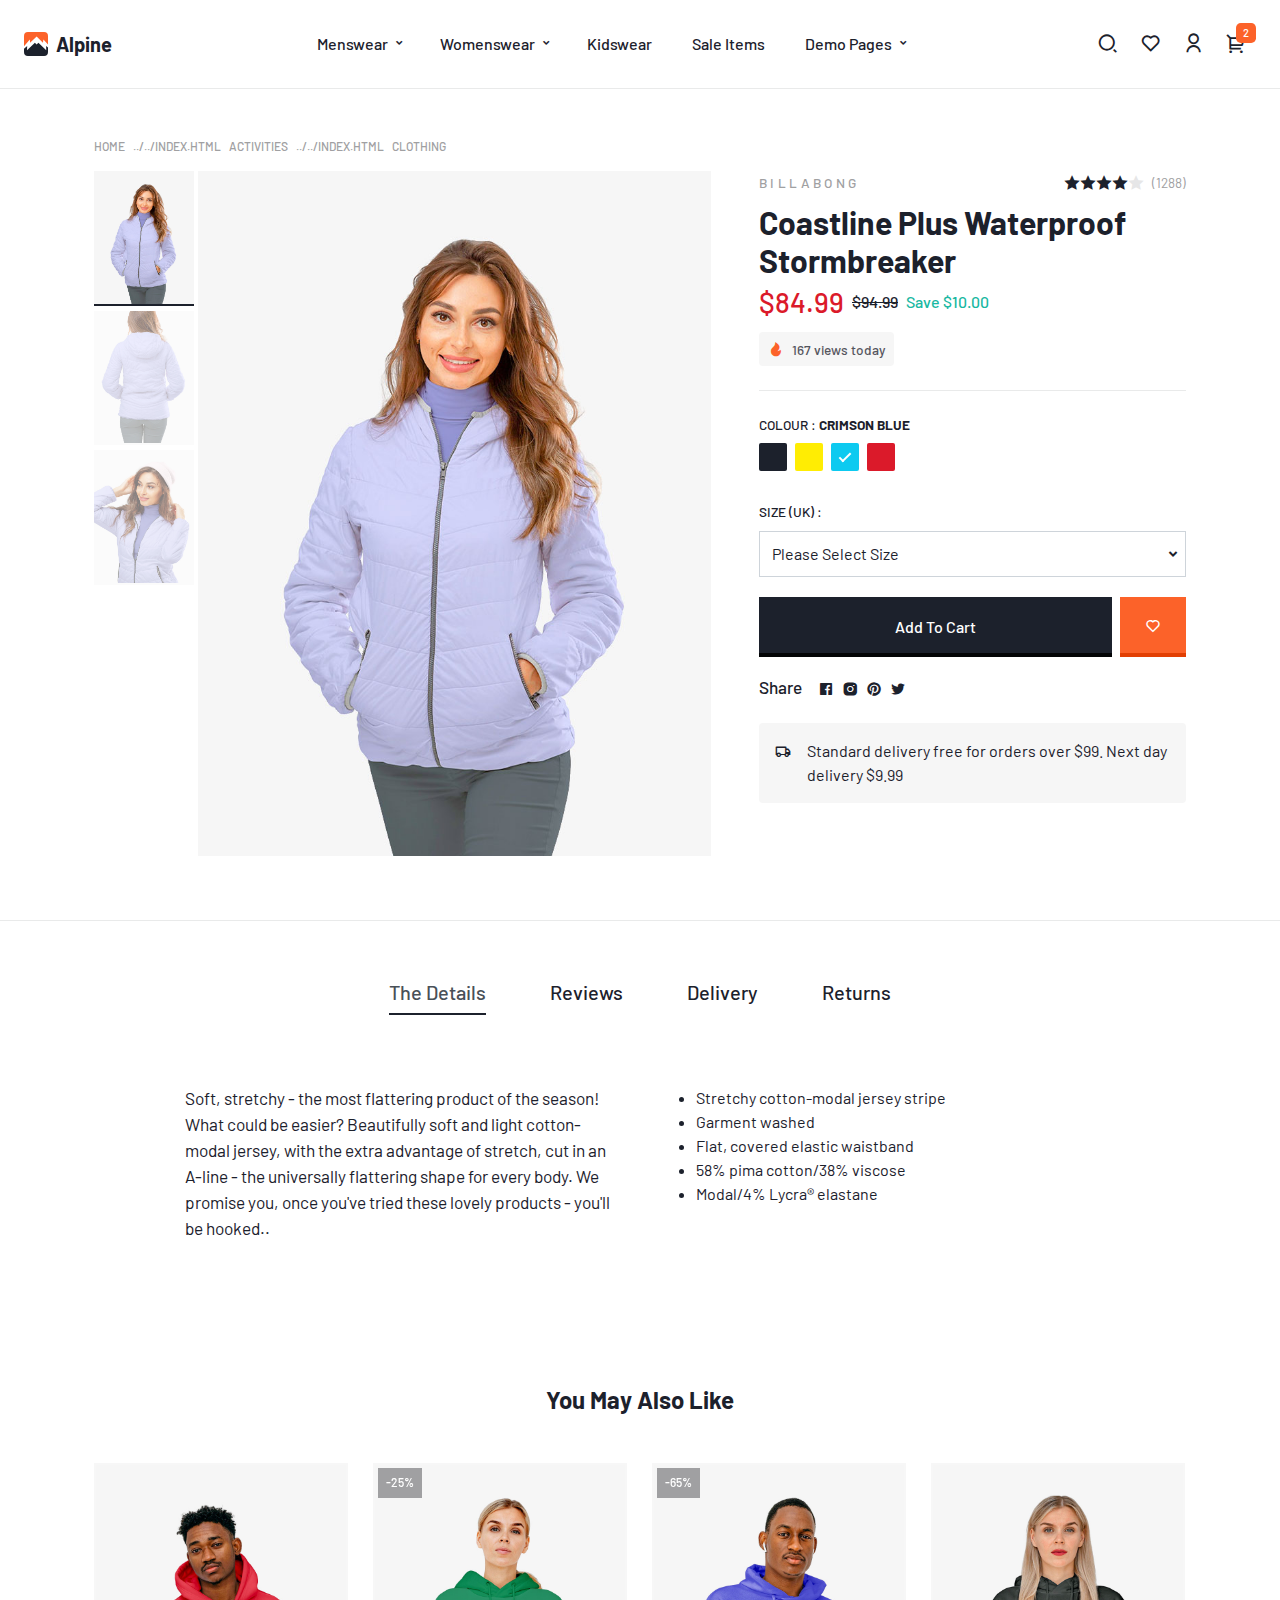
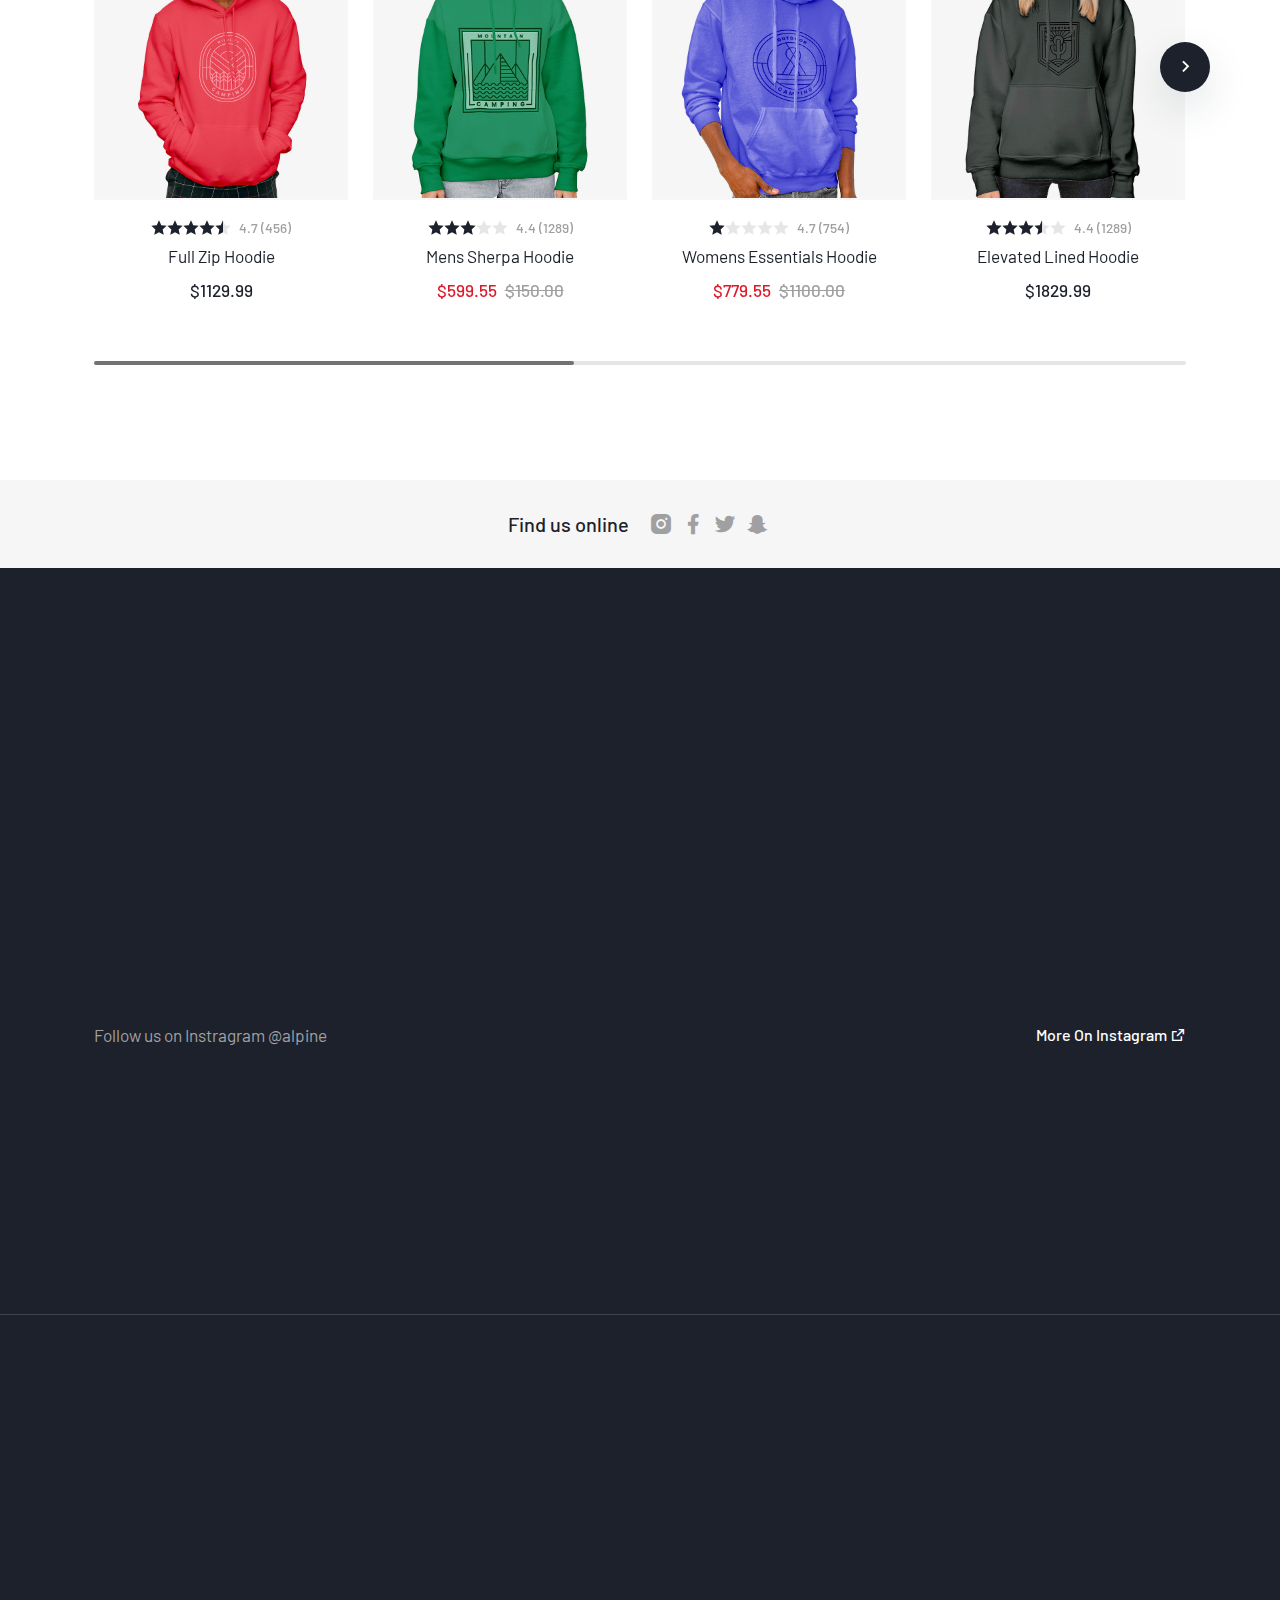
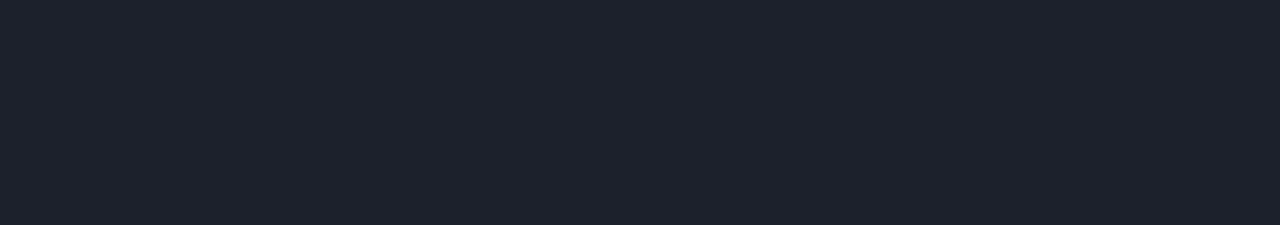
<file: public/product.html>
<!doctype html>
<html lang="en">

<!-- Head -->

<!-- Mirrored from alpine-html-bootstrap.vercel.app/product.html by HTTrack Website Copier/3.x [XR&CO'2014], Thu, 28 Sep 2023 14:15:29 GMT -->
<!-- Added by HTTrack --><meta http-equiv="content-type" content="text/html;charset=utf-8" /><!-- /Added by HTTrack -->
<head>
    <!-- Page Meta Tags-->
    <meta charset="utf-8">
    <meta http-equiv="x-ua-compatible" content="ie=edge">
    <meta name="viewport" content="width=device-width, initial-scale=1.0">
    <meta name="description" content="">
    <meta name="author" content="">
    <meta name="keywords" content="">

    <!-- Favicon -->
    <link rel="apple-touch-icon" sizes="180x180" href="assets/favicon/apple-touch-icon.png">
    <link rel="icon" type="image/png" sizes="32x32" href="assets/favicon/favicon-32x32.png">
    <link rel="icon" type="image/png" sizes="16x16" href="assets/favicon/favicon-16x16.png">
    <link rel="mask-icon" href="assets/favicon/safari-pinned-tab.html" color="#5bbad5">
    <meta name="msapplication-TileColor" content="#da532c">
    <meta name="theme-color" content="#ffffff">
    
    <!-- Vendor CSS -->
    <link rel="stylesheet" href="assets/css/libs.bundle.css" />

    <!-- Main CSS -->
    <link rel="stylesheet" href="assets/css/theme.bundle.css" />

    <!-- Google Fonts-->
    <link rel="preconnect" href="https://fonts.googleapis.com/">
    <link rel="preconnect" href="https://fonts.gstatic.com/" crossorigin>
    <link href="https://fonts.googleapis.com/css2?family=Barlow:wght@300;400;500;600;700&amp;display=swap" rel="stylesheet">

    <!-- Fix for custom scrollbar if JS is disabled-->
    <noscript>
        <style>
          /**
          * Reinstate scrolling for non-JS clients
          */
          .simplebar-content-wrapper {
            overflow: auto;
          }
        </style>
    </noscript>

    <!-- Page Title -->
    <title>Alpine | Bootstrap 5 Ecommerce HTML Template</title>
    
</head>
<body class="">

    <!-- Navbar -->
    <!-- Navbar -->
    <nav
        class="navbar navbar-expand-lg navbar-light bg-white border-bottom mx-0 p-0 flex-column  ">
        <div class="w-100 pb-lg-0 pt-lg-0 pt-4 pb-3">
            <div class="container-fluid d-flex justify-content-between align-items-center flex-wrap">
    
                <!-- Logo-->
                <a class="navbar-brand fw-bold fs-3 m-0 p-0 flex-shrink-0" href="index-2.html">
                    <!-- Start of Logo-->
                    <div class="d-flex align-items-center">
                        <div class="f-w-6 d-flex align-items-center me-2 lh-1">
                            <svg xmlns="http://www.w3.org/2000/svg" viewBox="0 0 194 194"><path fill="currentColor" class="svg-logo-white" d="M47.45,60l1.36,27.58,53.41-51.66,50.87,50,3.84-26L194,100.65V31.94A31.94,31.94,0,0,0,162.06,0H31.94A31.94,31.94,0,0,0,0,31.94v82.57Z"/><path fill="currentColor" class="svg-logo-dark" d="M178.8,113.19l1,34.41L116.3,85.92l-14.12,15.9L88.07,85.92,24.58,147.53l.93-34.41L0,134.86v27.2A31.94,31.94,0,0,0,31.94,194H162.06A31.94,31.94,0,0,0,194,162.06V125.83Z"/></svg>
                        </div> <span class="fs-5">Alpine</span>
                    </div>
                    <!-- / Logo-->
                    
                </a>
                <!-- / Logo-->
    
                <!-- Main Navigation-->
                <div class="ms-5 flex-shrink-0 collapse navbar-collapse navbar-collapse-light w-auto flex-grow-1" id="navbarNavDropdown">
    
                    <!-- Mobile Nav Toggler-->
                    <button
                        class="btn btn-link px-2 text-decoration-none navbar-toggler border-0 position-absolute top-0 end-0 mt-3 me-2"
                        data-bs-toggle="collapse" data-bs-target="#navbarNavDropdown" aria-controls="navbarNavDropdown"
                        aria-expanded="false" aria-label="Toggle navigation">
                        <i class="ri-close-circle-line ri-2x"></i>
                    </button>
                    <!-- / Mobile Nav Toggler-->
    
                    <ul class="navbar-nav py-lg-2 mx-auto">
                        <li class="nav-item me-lg-4 dropdown position-static">
                            <a class="nav-link fw-bolder dropdown-toggle py-lg-4" href="#" role="button" data-bs-toggle="dropdown"
                                aria-haspopup="true" aria-expanded="false">
                                Menswear
                            </a>
                            <!-- Menswear dropdown menu-->
                            <div class="dropdown-menu dropdown-megamenu">
                                <div class="container">
                                    <div class="row g-0">
                                        <!-- Dropdown Menu Links Section-->
                                        <div class="col-12 col-lg-7">
                                            <div class="row py-lg-5">
                                            
                                                <!-- menu row-->
                                                <div class="col col-lg-6 mb-5 mb-sm-0">
                                                    <h6 class="dropdown-heading">Waterproof Layers</h6>
                                                    <ul class="list-unstyled">
                                                        <li class="dropdown-list-item"><a class="dropdown-item" href="category.html">Waterproof
                                                                Jackets</a></li>
                                                        <li class="dropdown-list-item"><a class="dropdown-item" href="category.html">Insulated
                                                                Jackets</a></li>
                                                        <li class="dropdown-list-item"><a class="dropdown-item" href="category.html">Down
                                                                Jackets</a></li>
                                                        <li class="dropdown-list-item"><a class="dropdown-item" href="category.html">Softshell
                                                                Jackets</a></li>
                                                        <li class="dropdown-list-item"><a class="dropdown-item" href="category.html">Casual
                                                                Jackets</a></li>
                                                        <li class="dropdown-list-item"><a class="dropdown-item" href="category.html">Windproof
                                                                Jackets</a></li>
                                                        <li class="dropdown-list-item"><a class="dropdown-item" href="category.html">Breathable
                                                                Jackets</a></li>
                                                        <li class="dropdown-list-item"><a class="dropdown-item" href="category.html">Cleaning &
                                                                Proofing</a></li>
                                                        <li class="dropdown-list-item"><a class="dropdown-item dropdown-link-all"
                                                                href="category.html">View All</a></li>
                                                    </ul>
                                            
                                                </div>
                                                <!-- /menu row-->
                                            
                                                <!-- menu row-->
                                                <div class="col col-lg-6">
                                                    <h6 class="dropdown-heading">Brands</h6>
                                                    <ul class="list-unstyled">
                                                        <li class="dropdown-list-item"><a class="dropdown-item" href="category.html">Lifestyle &
                                                                Casual</a></li>
                                                        <li class="dropdown-list-item"><a class="dropdown-item" href="category.html">Walking
                                                                Shoes</a></li>
                                                        <li class="dropdown-list-item"><a class="dropdown-item" href="category.html">Running
                                                                Shoes</a></li>
                                                        <li class="dropdown-list-item"><a class="dropdown-item" href="category.html">Military
                                                                Boots</a></li>
                                                        <li class="dropdown-list-item"><a class="dropdown-item" href="category.html">Fabric Walking
                                                                Boots</a></li>
                                                        <li class="dropdown-list-item"><a class="dropdown-item" href="category.html">Leather
                                                                Walking Boots</a></li>
                                                        <li class="dropdown-list-item"><a class="dropdown-item" href="category.html">Wellies</a>
                                                        </li>
                                                        <li class="dropdown-list-item"><a class="dropdown-item" href="category.html">Winter
                                                                Footwear</a></li>
                                                        <li class="dropdown-list-item"><a class="dropdown-item dropdown-link-all"
                                                                href="category.html">View All</a></li>
                                                    </ul>
                                                </div>
                                                <!-- /menu row-->
                                            
                                            </div>                    </div>
                                        <!-- /Dropdown Menu Links Section-->
                    
                                        <!-- Dropdown Menu Images Section-->
                                        <div class="d-none d-lg-block col-lg-5">
                                            <div class="vw-50 h-100 bg-img-cover bg-pos-center-center position-absolute" style="background-image: url(assets/images/banners/banner-2.jpg);"></div>
                                        </div>
                                        <!-- Dropdown Menu Images Section-->
                                    </div>
                                </div>
                            </div>
                            <!-- / Menswear dropdown menu-->
                        </li>
                        <li class="nav-item me-lg-4 dropdown position-static">
                            <a class="nav-link fw-bolder dropdown-toggle py-lg-4" href="#" role="button" data-bs-toggle="dropdown"
                                aria-haspopup="true" aria-expanded="false">
                                Womenswear
                            </a>
                            <!-- Womenswear dropdown menu-->
                            <div class="dropdown-menu dropdown-megamenu">
                                <div class="container">
                                    <div class="row g-0">
                                        <!-- Dropdown Menu Links Section-->
                                        <div class="col-12 col-lg-7">
                                            <div class="row py-lg-5">
                                            
                                                <!-- menu row-->
                                                <div class="col col-lg-6 mb-5 mb-sm-0">
                                                    <h6 class="dropdown-heading">Waterproof Layers</h6>
                                                    <ul class="list-unstyled">
                                                        <li class="dropdown-list-item"><a class="dropdown-item" href="category.html">Waterproof
                                                                Jackets</a></li>
                                                        <li class="dropdown-list-item"><a class="dropdown-item" href="category.html">Insulated
                                                                Jackets</a></li>
                                                        <li class="dropdown-list-item"><a class="dropdown-item" href="category.html">Down
                                                                Jackets</a></li>
                                                        <li class="dropdown-list-item"><a class="dropdown-item" href="category.html">Softshell
                                                                Jackets</a></li>
                                                        <li class="dropdown-list-item"><a class="dropdown-item" href="category.html">Casual
                                                                Jackets</a></li>
                                                        <li class="dropdown-list-item"><a class="dropdown-item" href="category.html">Windproof
                                                                Jackets</a></li>
                                                        <li class="dropdown-list-item"><a class="dropdown-item" href="category.html">Breathable
                                                                Jackets</a></li>
                                                        <li class="dropdown-list-item"><a class="dropdown-item" href="category.html">Cleaning &
                                                                Proofing</a></li>
                                                        <li class="dropdown-list-item"><a class="dropdown-item dropdown-link-all"
                                                                href="category.html">View All</a></li>
                                                    </ul>
                                            
                                                </div>
                                                <!-- /menu row-->
                                            
                                                <!-- menu row-->
                                                <div class="col col-lg-6">
                                                    <h6 class="dropdown-heading">Brands</h6>
                                                    <ul class="list-unstyled">
                                                        <li class="dropdown-list-item"><a class="dropdown-item" href="category.html">Lifestyle &
                                                                Casual</a></li>
                                                        <li class="dropdown-list-item"><a class="dropdown-item" href="category.html">Walking
                                                                Shoes</a></li>
                                                        <li class="dropdown-list-item"><a class="dropdown-item" href="category.html">Running
                                                                Shoes</a></li>
                                                        <li class="dropdown-list-item"><a class="dropdown-item" href="category.html">Military
                                                                Boots</a></li>
                                                        <li class="dropdown-list-item"><a class="dropdown-item" href="category.html">Fabric Walking
                                                                Boots</a></li>
                                                        <li class="dropdown-list-item"><a class="dropdown-item" href="category.html">Leather
                                                                Walking Boots</a></li>
                                                        <li class="dropdown-list-item"><a class="dropdown-item" href="category.html">Wellies</a>
                                                        </li>
                                                        <li class="dropdown-list-item"><a class="dropdown-item" href="category.html">Winter
                                                                Footwear</a></li>
                                                        <li class="dropdown-list-item"><a class="dropdown-item dropdown-link-all"
                                                                href="category.html">View All</a></li>
                                                    </ul>
                                                </div>
                                                <!-- /menu row-->
                                            
                                            </div>                    </div>
                                        <!-- /Dropdown Menu Links Section-->
                    
                                        <!-- Dropdown Menu Images Section-->
                                        <div class="d-none d-lg-block col-lg-5">
                                            <div class="vw-50 h-100 bg-img-cover bg-pos-center-center position-absolute" style="background-image: url(assets/images/banners/banner-4.jpg);"></div>
                                        </div>
                                        <!-- Dropdown Menu Images Section-->
                                    </div>
                                </div>
                            </div>
                            <!-- / Womenswear dropdown menu-->
                        </li>
                        <li class="nav-item me-lg-4">
                            <a class="nav-link fw-bolder py-lg-4" href="#">
                                Kidswear
                            </a>
                        </li>
                        <li class="nav-item me-lg-4">
                            <a class="nav-link fw-bolder py-lg-4" href="#">
                                Sale Items
                            </a>
                        </li>
                        <li class="nav-item dropdown me-lg-4">
                            <a class="nav-link fw-bolder dropdown-toggle py-lg-4" href="#" role="button" data-bs-toggle="dropdown"
                                aria-haspopup="true" aria-expanded="false">
                                Demo Pages
                            </a>
                            <ul class="dropdown-menu">
                                <li><a class="dropdown-item" href="index-2.html">Homepage</a></li>
                                <li><a class="dropdown-item" href="category.html">Category</a></li>
                                <li><a class="dropdown-item" href="product.html">Product</a></li>
                                <li><a class="dropdown-item" href="cart.html">Cart</a></li>
                                <li><a class="dropdown-item" href="checkout.html">Checkout</a></li>
                              </ul>
                        </li>
                    </ul>            </div>
                <!-- / Main Navigation-->
    
                <!-- Navbar Icons-->
                <ul class="list-unstyled mb-0 d-flex align-items-center">
    
                    <!-- Navbar Toggle Icon-->
                    <li class="d-inline-block d-lg-none">
                        <button
                            class="btn btn-link px-2 text-decoration-none navbar-toggler border-0 d-flex align-items-center"
                            data-bs-toggle="collapse" data-bs-target="#navbarNavDropdown" aria-controls="navbarNavDropdown"
                            aria-expanded="false" aria-label="Toggle navigation">
                            <i class="ri-menu-line ri-lg align-middle"></i>
                        </button>
                    </li>
                    <!-- /Navbar Toggle Icon-->
    
                    <!-- Navbar Search-->
                    <li class="ms-1 d-inline-block">
                        <button
                            class="btn btn-link px-2 text-decoration-none d-flex align-items-center"
                            data-pr-search>
                            <i class="ri-search-2-line ri-lg align-middle"></i>
                        </button>
                    </li>
                    <!-- /Navbar Search-->
    
                    <!-- Navbar Wishlist-->
                    <li class="ms-1 d-none d-lg-inline-block">
                        <a class="btn btn-link px-2 py-0 text-decoration-none d-flex align-items-center"
                            href="#">
                            <i class="ri-heart-line ri-lg align-middle"></i>
                        </a>
                    </li>
                    <!-- /Navbar Wishlist-->
    
                    <!-- Navbar Login-->
                    <li class="ms-1 d-none d-lg-inline-block">
                        <a class="btn btn-link px-2 text-decoration-none d-flex align-items-center"
                            href="#">
                            <i class="ri-user-line ri-lg align-middle"></i>
                        </a>
                    </li>
                    <!-- /Navbar Login-->
    
                    <!-- Navbar Cart-->
                    <li class="ms-1 d-inline-block position-relative">
                        <button
                            class="btn btn-link px-2 text-decoration-none d-flex align-items-center disable-child-pointer"
                            data-bs-toggle="offcanvas" data-bs-target="#offcanvasCart" aria-controls="offcanvasCart">
                            <i class="ri-shopping-cart-2-line ri-lg align-middle position-relative z-index-10"></i>
                            <span
                                class="fs-xs fw-bolder f-w-5 f-h-5 bg-orange rounded-lg d-block lh-1 pt-1 position-absolute top-0 end-0 z-index-20 mt-2 text-white">2</span>
                        </button>
                    </li>
                    <!-- /Navbar Cart-->
    
                </ul>
                <!-- Navbar Icons-->
    
            </div>
        </div>
    </nav>
    <!-- / Navbar-->    <!-- / Navbar-->

    <!-- Main Section-->
    <section class="mt-5 ">
        <!-- Page Content Goes Here -->

        <!-- Product Top-->
        <section class="container">

            <!-- Breadcrumbs-->
            <nav aria-label="breadcrumb">
                <ol class="breadcrumb">
                  <li class="breadcrumb-item"><a href="#">Home</a></li>
                  <li class="breadcrumb-item"><a href="#">Activities</a></li>
                  <li class="breadcrumb-item active" aria-current="page">Clothing</li>
                </ol>
            </nav>            <!-- /Breadcrumbs-->

            <div class="row g-5">

                <!-- Images Section-->
                <div class="col-12 col-lg-7">
                    <div class="row g-1">
                        <div class="swiper-container gallery-thumbs-vertical col-2 pb-4">
                            <div class="swiper-wrapper">
                              <div class="swiper-slide bg-light bg-light h-auto">
                                <picture>
                                    <img class="img-fluid mx-auto d-table" src="assets/images/products/product-5.jpg" alt="Bootstrap 5 Template by Pixel Rocket">
                                </picture>
                              </div>
                              <div class="swiper-slide bg-light bg-light h-auto">
                                  <picture>
                                    <img class="img-fluid mx-auto d-table" src="assets/images/products/product-5b.jpg" alt="Bootstrap 5 Template by Pixel Rocket">
                                </picture>
                              </div>
                              <div class="swiper-slide bg-light bg-light h-auto">
                                  <picture>
                                    <img class="img-fluid mx-auto d-table" src="assets/images/products/product-5c.jpg" alt="Bootstrap 5 Template by Pixel Rocket">
                                </picture>
                              </div>
                            </div>
                          </div>
                          <div class="swiper-container gallery-top-vertical col-10">
                            <div class="swiper-wrapper">
                                <div class="swiper-slide bg-white h-auto">
                                    <picture>
                                        <img class="img-fluid d-table mx-auto" src="assets/images/products/product-5.jpg" alt="Bootstrap 5 Template by Pixel Rocket" data-zoomable>
                                    </picture>
                                </div>
                                <div class="swiper-slide bg-white h-auto">
                                    <picture>
                                      <img class="img-fluid d-table mx-auto" src="assets/images/products/product-5b.jpg" alt="Bootstrap 5 Template by Pixel Rocket" data-zoomable>
                                  </picture>
                                </div>
                                <div class="swiper-slide bg-white h-auto">
                                    <picture>
                                      <img class="img-fluid d-table mx-auto" src="assets/images/products/product-5c.jpg" alt="Bootstrap 5 Template by Pixel Rocket" data-zoomable>
                                  </picture>
                                </div>
                            </div>
                          </div>
                    </div>
                </div>
                <!-- /Images Section-->

                <!-- Product Info Section-->
                <div class="col-12 col-lg-5">
                    <div class="pb-3">
                    
                        <!-- Product Name, Review, Brand, Price-->
                        <div class="d-flex justify-content-between align-items-center mb-2">
                            <p class="small fw-bolder text-uppercase tracking-wider text-muted mb-0 lh-1">Billabong</p>
                            <div class="d-flex justify-content-start align-items-center">
                                <!-- Review Stars Small-->
                                <div class="rating position-relative d-table">
                                    <div class="position-absolute stars" style="width: 80%">
                                        <i class="ri-star-fill text-dark mr-1"></i>
                                        <i class="ri-star-fill text-dark mr-1"></i>
                                        <i class="ri-star-fill text-dark mr-1"></i>
                                        <i class="ri-star-fill text-dark mr-1"></i>
                                        <i class="ri-star-fill text-dark mr-1"></i>
                                    </div>
                                    <div class="stars">
                                        <i class="ri-star-fill mr-1 text-muted opacity-25"></i>
                                        <i class="ri-star-fill mr-1 text-muted opacity-25"></i>
                                        <i class="ri-star-fill mr-1 text-muted opacity-25"></i>
                                        <i class="ri-star-fill mr-1 text-muted opacity-25"></i>
                                        <i class="ri-star-fill mr-1 text-muted opacity-25"></i>
                                    </div>
                                </div>            <small class="text-muted d-inline-block ms-2 fs-bolder">(1288)</small>
                            </div>
                        </div>
                        <h1 class="mb-2 fs-2 fw-bold">Coastline Plus Waterproof Stormbreaker</h1>
                        <div class="d-flex justify-content-start align-items-center">
                            <p class="lead fw-bolder m-0 fs-3 lh-1 text-danger me-2">$84.99</p>
                            <s class="lh-1 me-2"><span class="fw-bolder m-0">$94.99</span></s>
                            <p class="lead fw-bolder m-0 fs-6 lh-1 text-success">Save $10.00</p>
                        </div>
                        <!-- /Product Name, Review, Brand, Price-->
                    
                        <!-- Product Views-->
                        <div class="d-flex justify-content-start mt-3">
                            <div class="alert bg-light rounded py-1 px-2 d-table m-0">
                                <div class="d-flex justify-content-start align-items-center">
                                    <i class="ri-fire-fill lh-1 text-orange"></i>
                                    <div class="ms-2">
                                        <small class="opacity-75 fw-bolder lh-1">167 views today</small>
                                    </div>
                                </div>
                            </div>
                        </div>
                        <!-- /Product Views-->
                    
                        <!-- Product Options-->
                        <div class="border-top mt-4 mb-3">
                            <div class="product-option mb-4 mt-4">
                                <small class="text-uppercase d-block fw-bolder mb-2">
                                    Colour : <span class="selected-option fw-bold">Crimson Blue</span>
                                </small>
                                <div class="d-flex justify-content-start">
                                    <div class="form-group d-inline-block mr-1 mb-1 form-check-solid-bg-checkmark form-check-custom">
                                        <input type="radio" class="form-check-color-input" id="option-colour-1" name="option-colour"
                                            value="Dark Black">
                                        <label class="form-check-label" for="option-colour-1"></label>
                                    </div>
                                    <div
                                        class="form-group d-inline-block mr-1 mb-1 form-check-solid-bg-checkmark form-check-custom form-check-warning">
                                        <input type="radio" class="form-check-color-input" id="option-colour-2" name="option-colour"
                                            value="Sun Yellow">
                                        <label class="form-check-label" for="option-colour-2"></label>
                                    </div>
                                    <div
                                        class="form-group d-inline-block mr-1 mb-1 form-check-solid-bg-checkmark form-check-custom form-check-info">
                                        <input type="radio" class="form-check-color-input" id="option-colour-3" name="option-colour"
                                            value="Crimson Blue" checked>
                                        <label class="form-check-label" for="option-colour-3"></label>
                                    </div>
                                    <div
                                        class="form-group d-inline-block mr-1 mb-1 form-check-solid-bg-checkmark form-check-custom form-check-danger">
                                        <input type="radio" class="form-check-color-input" id="option-colour-4" name="option-colour"
                                            value="Cherry Red">
                                        <label class="form-check-label" for="option-colour-4"></label>
                                    </div>
                                </div>
                            </div>
                            <div class="product-option">
                                <small class="text-uppercase d-block fw-bolder mb-2">
                                    Size (UK) : <span class="selected-option fw-bold"></span>
                                </small>
                                <div class="form-group">
                                    <select name="selectSize" class="form-control" data-choices>
                                        <option value="">Please Select Size</option>
                                        <option value="Extra Small">XS</option>
                                        <option value="Medium">M</option>
                                        <option value="Large">L</option>
                                        <option value="Extra Large">XL</option>
                                    </select>
                                </div>
                            </div>
                        </div>
                        <!-- /Product Options-->
                    
                        <!-- Add To Cart-->
                        <div class="d-flex justify-content-between mt-3">
                            <button class="btn btn-dark btn-dark-chunky flex-grow-1 me-2 text-white">Add To Cart</button>
                            <button class="btn btn-orange btn-orange-chunky"><i class="ri-heart-line"></i></button>
                        </div>
                        <!-- /Add To Cart-->
                    
                        <!-- Socials-->
                        <div class="my-4">
                            <div class="d-flex justify-content-start align-items-center">
                                <p class="fw-bolder lh-1 mb-0 me-3">Share</p>
                                <ul class="list-unstyled p-0 m-0 d-flex justify-content-start lh-1 align-items-center mt-1">
                                    <li class="me-2"><a class="text-decoration-none" href="#" role="button"><i class="ri-facebook-box-fill"></i></a></li>
                                    <li class="me-2"><a class="text-decoration-none" href="#" role="button"><i class="ri-instagram-fill"></i></a></li>
                                    <li class="me-2"><a class="text-decoration-none" href="#" role="button"><i class="ri-pinterest-fill"></i></a></li>
                                    <li class="me-2"><a class="text-decoration-none" href="#" role="button"><i class="ri-twitter-fill"></i></a></li>
                                </ul>
                            </div>    </div>
                        <!-- Socials-->
                    
                        <!-- Special Offers-->
                        <div class="bg-light rounded py-2 px-3">
                            <ul class="list-group list-group-flush">
                                <li class="list-group-item d-flex border-0 px-0 bg-transparent">
                                    <i class="ri-truck-line"></i>
                                    <span class="fs-6 ms-3">Standard delivery free for orders over $99. Next day delivery $9.99</span>
                                </li>
                            </ul>
                        </div>
                        <!-- /Special Offers-->
                    
                    </div>                </div>
                <!-- / Product Info Section-->
            </div>
        </section>
        <!-- / Product Top-->

        <section>

            <!-- Product Tabs-->
            <div class="mt-7 pt-5 border-top">
                <div class="container">
                    <!-- Tab Nav-->
                    <ul class="nav justify-content-center nav-tabs nav-tabs-border mb-4" id="myTab" role="tablist">
                      <li class="nav-item w-100 mb-2 mb-sm-0 w-sm-auto mx-sm-3" role="presentation">
                        <a class="nav-link fs-5 fw-bolder nav-link-underline mx-sm-3 px-0 active" id="details-tab" data-bs-toggle="tab" href="#details"
                          role="tab" aria-controls="details" aria-selected="true">The Details</a>
                      </li>
                      <li class="nav-item w-100 mb-2 mb-sm-0 w-sm-auto mx-sm-3" role="presentation">
                        <a class="nav-link fs-5 fw-bolder nav-link-underline mx-sm-3 px-0" id="reviews-tab" data-bs-toggle="tab" href="#reviews"
                          role="tab" aria-controls="reviews" aria-selected="false">Reviews</a>
                      </li>
                      <li class="nav-item w-100 mb-2 mb-sm-0 w-sm-auto mx-sm-3" role="presentation">
                        <a class="nav-link fs-5 fw-bolder nav-link-underline mx-sm-3 px-0" id="delivery-tab" data-bs-toggle="tab" href="#delivery"
                          role="tab" aria-controls="delivery" aria-selected="false">Delivery</a>
                      </li>
                      <li class="nav-item w-100 mb-2 mb-sm-0 w-sm-auto mx-sm-3" role="presentation">
                        <a class="nav-link fs-5 fw-bolder nav-link-underline mx-sm-3 px-0" id="returns-tab" data-bs-toggle="tab" href="#returns"
                          role="tab" aria-controls="returns" aria-selected="false">Returns</a>
                      </li>
                    </ul>
                    <!-- / Tab Nav-->
                    
                    <!-- Tab Content-->
                    <div class="tab-content" id="myTabContent">
                    
                      <!-- Tab Details Content-->
                      <div class="tab-pane fade show active py-5" id="details" role="tabpanel" aria-labelledby="details-tab">
                        <div class="col-12 col-lg-10 mx-auto">
                          <div class="row g-5">
                            <div class="col-12 col-md-6">
                              <p>Soft, stretchy - the most flattering product of the season! What could be easier? Beautifully soft and
                                light cotton-modal jersey, with the extra advantage of stretch, cut in an A-line - the universally
                                flattering shape for every body. We promise you, once you've tried these lovely products - you'll be
                                hooked..</p>
                            </div>
                            <div class="col-12 col-md-6">
                              <ul>
                                <li>Stretchy cotton-modal jersey stripe</li>
                                <li>Garment washed</li>
                                <li>Flat, covered elastic waistband</li>
                                <li>58% pima cotton/38% viscose </li>
                                <li>Modal/4% Lycra® elastane</li>
                              </ul>
                            </div>
                          </div>
                        </div>
                      </div>
                      <!-- Tab Details Content-->
                    
                      <!-- Review Tab Content-->
                      <div class="tab-pane fade py-5" id="reviews" role="tabpanel" aria-labelledby="reviews-tab">
                        <!-- Customer Reviews-->
                        <section class="reviews">
                            <div class="col-lg-12 text-center pb-5">
                        
                                <h2 class="fs-1 fw-bold d-flex align-items-center justify-content-center">4.88 <small
                                        class="text-muted fw-bolder ms-3 fw-bolder fs-6">(1288 reviews)</small></h2>
                                <div class="d-flex justify-content-center">
                                    <!-- Review Stars Medium-->
                                    <div class="rating position-relative d-table">
                                        <div class="position-absolute stars" style="width: 80%">
                                            <i class="ri-star-fill text-dark ri-2x mr-1"></i>
                                            <i class="ri-star-fill text-dark ri-2x mr-1"></i>
                                            <i class="ri-star-fill text-dark ri-2x mr-1"></i>
                                            <i class="ri-star-fill text-dark ri-2x mr-1"></i>
                                            <i class="ri-star-fill text-dark ri-2x mr-1"></i>
                                        </div>
                                        <div class="stars">
                                            <i class="ri-star-fill ri-2x mr-1 text-muted"></i>
                                            <i class="ri-star-fill ri-2x mr-1 text-muted"></i>
                                            <i class="ri-star-fill ri-2x mr-1 text-muted"></i>
                                            <i class="ri-star-fill ri-2x mr-1 text-muted"></i>
                                            <i class="ri-star-fill ri-2x mr-1 text-muted"></i>
                                        </div>
                                    </div>        </div>
                        
                        
                                <div class="bg-light rounded py-3 px-4 mt-3 col-12 col-md-6 col-lg-5 mx-auto">
                                    <ul class="list-group list-group-flush">
                                        <li
                                            class="list-group-item d-flex justify-content-between align-items-center border-0 px-0 bg-transparent">
                                            <span class="fw-bolder">Fit</span>
                                            <!-- Review Stars Small-->
                                            <div class="rating position-relative d-table">
                                                <div class="position-absolute stars" style="width: 25%">
                                                    <i class="ri-star-fill text-dark mr-1"></i>
                                                    <i class="ri-star-fill text-dark mr-1"></i>
                                                    <i class="ri-star-fill text-dark mr-1"></i>
                                                    <i class="ri-star-fill text-dark mr-1"></i>
                                                    <i class="ri-star-fill text-dark mr-1"></i>
                                                </div>
                                                <div class="stars">
                                                    <i class="ri-star-fill mr-1 text-muted opacity-25"></i>
                                                    <i class="ri-star-fill mr-1 text-muted opacity-25"></i>
                                                    <i class="ri-star-fill mr-1 text-muted opacity-25"></i>
                                                    <i class="ri-star-fill mr-1 text-muted opacity-25"></i>
                                                    <i class="ri-star-fill mr-1 text-muted opacity-25"></i>
                                                </div>
                                            </div>                </li>
                                        <li
                                            class="list-group-item d-flex justify-content-between align-items-center border-0 px-0 bg-transparent">
                                            <span class="fw-bolder">Value for money</span>
                                            <!-- Review Stars Small-->
                                            <div class="rating position-relative d-table">
                                                <div class="position-absolute stars" style="width: 75%">
                                                    <i class="ri-star-fill text-dark mr-1"></i>
                                                    <i class="ri-star-fill text-dark mr-1"></i>
                                                    <i class="ri-star-fill text-dark mr-1"></i>
                                                    <i class="ri-star-fill text-dark mr-1"></i>
                                                    <i class="ri-star-fill text-dark mr-1"></i>
                                                </div>
                                                <div class="stars">
                                                    <i class="ri-star-fill mr-1 text-muted opacity-25"></i>
                                                    <i class="ri-star-fill mr-1 text-muted opacity-25"></i>
                                                    <i class="ri-star-fill mr-1 text-muted opacity-25"></i>
                                                    <i class="ri-star-fill mr-1 text-muted opacity-25"></i>
                                                    <i class="ri-star-fill mr-1 text-muted opacity-25"></i>
                                                </div>
                                            </div>                </li>
                                        <li
                                            class="list-group-item d-flex justify-content-between align-items-center border-0 px-0 bg-transparent">
                                            <span class="fw-bolder">Build quality</span>
                                            <!-- Review Stars Small-->
                                            <div class="rating position-relative d-table">
                                                <div class="position-absolute stars" style="width: 65%">
                                                    <i class="ri-star-fill text-dark mr-1"></i>
                                                    <i class="ri-star-fill text-dark mr-1"></i>
                                                    <i class="ri-star-fill text-dark mr-1"></i>
                                                    <i class="ri-star-fill text-dark mr-1"></i>
                                                    <i class="ri-star-fill text-dark mr-1"></i>
                                                </div>
                                                <div class="stars">
                                                    <i class="ri-star-fill mr-1 text-muted opacity-25"></i>
                                                    <i class="ri-star-fill mr-1 text-muted opacity-25"></i>
                                                    <i class="ri-star-fill mr-1 text-muted opacity-25"></i>
                                                    <i class="ri-star-fill mr-1 text-muted opacity-25"></i>
                                                    <i class="ri-star-fill mr-1 text-muted opacity-25"></i>
                                                </div>
                                            </div>                </li>
                                        <li
                                            class="list-group-item d-flex justify-content-between align-items-center border-0 px-0 bg-transparent">
                                            <span class="fw-bolder">Style</span>
                                            <!-- Review Stars Small-->
                                            <div class="rating position-relative d-table">
                                                <div class="position-absolute stars" style="width: 90%">
                                                    <i class="ri-star-fill text-dark mr-1"></i>
                                                    <i class="ri-star-fill text-dark mr-1"></i>
                                                    <i class="ri-star-fill text-dark mr-1"></i>
                                                    <i class="ri-star-fill text-dark mr-1"></i>
                                                    <i class="ri-star-fill text-dark mr-1"></i>
                                                </div>
                                                <div class="stars">
                                                    <i class="ri-star-fill mr-1 text-muted opacity-25"></i>
                                                    <i class="ri-star-fill mr-1 text-muted opacity-25"></i>
                                                    <i class="ri-star-fill mr-1 text-muted opacity-25"></i>
                                                    <i class="ri-star-fill mr-1 text-muted opacity-25"></i>
                                                    <i class="ri-star-fill mr-1 text-muted opacity-25"></i>
                                                </div>
                                            </div>                </li>
                                    </ul>
                                </div>
                        
                                <!-- Review Modal-->
                                <button type="button" class="btn btn-dark mt-4 hover-lift-sm hover-boxshadow disable-child-pointer" data-bs-toggle="offcanvas" data-bs-target="#offcanvasReview" aria-controls="offcanvasReview">
                                    Write A Review <i class="ri-discuss-line align-bottom ms-1"></i>
                                </button>
                                <!-- / Review Modal Button-->
                        
                            </div>
                        
                            <!-- Single Review-->
                            <article class="py-5 border-bottom border-top">
                                <div class="row">
                                    <div class="col-12 col-md-4">
                                        <small class="text-muted fw-bolder">08/12/2021</small>
                                        <p class="fw-bolder">Ben Sandhu, Ireland</p>
                                        <span class="bg-success-faded fs-xs fw-bolder text-uppercase p-2">Verified Customer</span>
                                    </div>
                                    <div class="col-12 col-md-8 mt-4 mt-md-0">
                                        <!-- Review Stars Small-->
                                        <div class="rating position-relative d-table">
                                            <div class="position-absolute stars" style="width: 80%">
                                                <i class="ri-star-fill text-dark mr-1"></i>
                                                <i class="ri-star-fill text-dark mr-1"></i>
                                                <i class="ri-star-fill text-dark mr-1"></i>
                                                <i class="ri-star-fill text-dark mr-1"></i>
                                                <i class="ri-star-fill text-dark mr-1"></i>
                                            </div>
                                            <div class="stars">
                                                <i class="ri-star-fill mr-1 text-muted opacity-25"></i>
                                                <i class="ri-star-fill mr-1 text-muted opacity-25"></i>
                                                <i class="ri-star-fill mr-1 text-muted opacity-25"></i>
                                                <i class="ri-star-fill mr-1 text-muted opacity-25"></i>
                                                <i class="ri-star-fill mr-1 text-muted opacity-25"></i>
                                            </div>
                                        </div>                <p class="fw-bolder mt-4">Happy with this considering the price</p>
                                        <p>Lorem ipsum dolor sit amet consectetur adipisicing elit. Sit sequi, architecto placeat nam officia
                                            sapiente ipsam at dolorum quisquam, ipsa earum qui laboriosam. Pariatur recusandae nihil, architecto
                                            reprehenderit perferendis obcaecati. Lorem ipsum dolor, sit amet consectetur adipisicing elit.
                                            Distinctio sint nesciunt velit quae, quisquam ullam veritatis itaque repudiandae. Inventore quae
                                            doloribus modi nihil illum accusamus voluptas suscipit neque perferendis totam!</p>
                        
                                        <small class="fw-bolder bg-light d-table rounded py-1 px-2">Yes, I would recommend the product</small>
                                        <div class="d-block d-md-flex mt-3 justify-content-between align-items-center">
                                            <a href="#"
                                                class="btn btn-link text-muted p-0 text-decoration-none w-100 w-md-auto fw-bolder text-start"
                                                title=""><small>Was this review helpful?
                                                    <i class="ri-thumb-up-line ms-4"></i> 112 <i class="ri-thumb-down-line ms-2"></i>
                                                    23</small></a>
                                            <a href="#"
                                                class="btn btn-link text-muted p-0 text-decoration-none w-100 w-md-auto fw-bolder text-start mt-3 mt-md-0"
                                                title=""><small>Flag as
                                                    inappropriate <i class="ri-flag-2-line ms-2"></i></small></a>
                                        </div>
                                    </div>
                                </div>
                            </article>
                            <!-- /Single Review-->
                        
                            <!-- Single Review-->
                            <article class="py-5 border-bottom ">
                                <div class="row">
                                    <div class="col-12 col-md-4">
                                        <small class="text-muted fw-bolder">08/12/2021</small>
                                        <p class="fw-bolder">Patricia Smith, London</p>
                                        <span class="bg-success-faded fs-xs fw-bolder text-uppercase p-2">Verified Customer</span>
                                    </div>
                                    <div class="col-12 col-md-8 mt-4 mt-md-0">
                                        <!-- Review Stars Small-->
                                        <div class="rating position-relative d-table">
                                            <div class="position-absolute stars" style="width: 80%">
                                                <i class="ri-star-fill text-dark mr-1"></i>
                                                <i class="ri-star-fill text-dark mr-1"></i>
                                                <i class="ri-star-fill text-dark mr-1"></i>
                                                <i class="ri-star-fill text-dark mr-1"></i>
                                                <i class="ri-star-fill text-dark mr-1"></i>
                                            </div>
                                            <div class="stars">
                                                <i class="ri-star-fill mr-1 text-muted opacity-25"></i>
                                                <i class="ri-star-fill mr-1 text-muted opacity-25"></i>
                                                <i class="ri-star-fill mr-1 text-muted opacity-25"></i>
                                                <i class="ri-star-fill mr-1 text-muted opacity-25"></i>
                                                <i class="ri-star-fill mr-1 text-muted opacity-25"></i>
                                            </div>
                                        </div>                <p class="fw-bolder mt-4">Very happy with my purchase so far...</p>
                                        <p>Lorem ipsum dolor sit amet consectetur adipisicing elit. Sit sequi, architecto placeat nam officia
                                            sapiente ipsam at dolorum quisquam, ipsa earum qui laboriosam. Pariatur recusandae nihil, architecto
                                            reprehenderit perferendis obcaecati. Lorem ipsum dolor, sit amet consectetur adipisicing elit.
                                            Distinctio sint nesciunt velit quae, quisquam ullam veritatis itaque repudiandae. Inventore quae
                                            doloribus modi nihil illum accusamus voluptas suscipit neque perferendis totam!</p>
                        
                                        <small class="fw-bolder bg-light d-table rounded py-1 px-2">Yes, I would recommend the product</small>
                                        <div class="d-block d-md-flex mt-3 justify-content-between align-items-center">
                                            <a href="#"
                                                class="btn btn-link text-muted p-0 text-decoration-none w-100 w-md-auto fw-bolder text-start"
                                                title=""><small>Was this review helpful?
                                                    <i class="ri-thumb-up-line ms-4"></i> 112 <i class="ri-thumb-down-line ms-2"></i>
                                                    23</small></a>
                                            <a href="#"
                                                class="btn btn-link text-muted p-0 text-decoration-none w-100 w-md-auto fw-bolder text-start mt-3 mt-md-0"
                                                title=""><small>Flag as
                                                    inappropriate <i class="ri-flag-2-line ms-2"></i></small></a>
                                        </div>
                                    </div>
                                </div>
                            </article>
                            <!-- /Single Review-->
                        
                            <!-- Single Review-->
                            <article class="py-5 border-bottom ">
                                <div class="row">
                                    <div class="col-12 col-md-4">
                                        <small class="text-muted fw-bolder">08/12/2021</small>
                                        <p class="fw-bolder">Jack Jones, Scotland</p>
                                        <span class="bg-success-faded fs-xs fw-bolder text-uppercase p-2">Verified Customer</span>
                                    </div>
                                    <div class="col-12 col-md-8 mt-4 mt-md-0">
                                        <!-- Review Stars Small-->
                                        <div class="rating position-relative d-table">
                                            <div class="position-absolute stars" style="width: 80%">
                                                <i class="ri-star-fill text-dark mr-1"></i>
                                                <i class="ri-star-fill text-dark mr-1"></i>
                                                <i class="ri-star-fill text-dark mr-1"></i>
                                                <i class="ri-star-fill text-dark mr-1"></i>
                                                <i class="ri-star-fill text-dark mr-1"></i>
                                            </div>
                                            <div class="stars">
                                                <i class="ri-star-fill mr-1 text-muted opacity-25"></i>
                                                <i class="ri-star-fill mr-1 text-muted opacity-25"></i>
                                                <i class="ri-star-fill mr-1 text-muted opacity-25"></i>
                                                <i class="ri-star-fill mr-1 text-muted opacity-25"></i>
                                                <i class="ri-star-fill mr-1 text-muted opacity-25"></i>
                                            </div>
                                        </div>                <p class="fw-bolder mt-4">I wish it was a little cheaper - otherwise love this!</p>
                                        <p>Lorem ipsum dolor sit amet consectetur adipisicing elit. Sit sequi, architecto placeat nam officia
                                            sapiente ipsam at dolorum quisquam, ipsa earum qui laboriosam. Pariatur recusandae nihil, architecto
                                            reprehenderit perferendis obcaecati. Lorem ipsum dolor, sit amet consectetur adipisicing elit.
                                            Distinctio sint nesciunt velit quae, quisquam ullam veritatis itaque repudiandae. Inventore quae
                                            doloribus modi nihil illum accusamus voluptas suscipit neque perferendis totam!</p>
                        
                                        <small class="fw-bolder bg-light d-table rounded py-1 px-2">Yes, I would recommend the product</small>
                                        <div class="d-block d-md-flex mt-3 justify-content-between align-items-center">
                                            <a href="#"
                                                class="btn btn-link text-muted p-0 text-decoration-none w-100 w-md-auto fw-bolder text-start"
                                                title=""><small>Was this review helpful?
                                                    <i class="ri-thumb-up-line ms-4"></i> 112 <i class="ri-thumb-down-line ms-2"></i>
                                                    23</small></a>
                                            <a href="#"
                                                class="btn btn-link text-muted p-0 text-decoration-none w-100 w-md-auto fw-bolder text-start mt-3 mt-md-0"
                                                title=""><small>Flag as
                                                    inappropriate <i class="ri-flag-2-line ms-2"></i></small></a>
                                        </div>
                                    </div>
                                </div>
                            </article>
                            <!-- /Single Review-->
                        
                        
                            <a href="#" class="btn btn-dark d-table mx-auto mt-6 mb-3 hover-lift-sm hover-boxshadow" title="">Load More
                                Reviews</a>
                            <p class="text-muted text-center fw-bolder">Showing 3 of 1234</p>
                        
                        </section>  </div>
                      <!-- / Review Tab Content-->
                    
                      <!-- Delivery Tab Content-->
                      <div class="tab-pane fade py-5" id="delivery" role="tabpanel" aria-labelledby="delivery-tab">
                        <div class="col-12 col-md-10 col-lg-8 mx-auto">
                          <p>We are now offering contact-free delivery so that you can still receive your parcels safely without requiring a
                            signature. Please see below for the available delivery methods, costs and timescales.</p>
                          <ul class="list-group list-group-flush mb-4">
                            <li class="list-group-item d-flex justify-content-between align-items-center px-0 py-4 bg-transparent">
                              <div>
                                <span class="fw-bolder d-block">Standard Delivery</span>
                                <span class="text-muted">Delivery within 5 days of placing your order.</span>
                              </div>
                              <p class="m-0 lh-1 fw-bolder">$12.99</p>
                            </li>
                            <li class="list-group-item d-flex justify-content-between align-items-center px-0 py-4 bg-transparent">
                              <div>
                                <span class="fw-bolder d-block">Priority Delivery</span>
                                <span class="text-muted">Delivery within 2 days of placing your order.</span>
                              </div>
                              <p class="m-0 lh-1 fw-bolder">$17.99</p>
                            </li>
                            <li class="list-group-item d-flex justify-content-between align-items-center px-0 py-4 bg-transparent">
                              <div>
                                <span class="fw-bolder d-block">Next Day Delivery</span>
                                <span class="text-muted">Delivery within 24 hours of placing your order.</span>
                              </div>
                              <p class="m-0 lh-1 fw-bolder">$33.99</p>
                            </li>
                          </ul>
                          <div class="bg-light rounded p-3">
                            <p class="fs-6">Form more information, please see our delivery FAQs <a href="#">here</a></p>
                            <p class="m-0 fs-6">If you do not find the answer to your query, please contact our customer support team on
                              <b>0800 123 456</b> or email us at <b>support@domain.com</b>. We aim to respond within 48 hours to queries.
                            </p>
                          </div>
                        </div>
                      </div>
                      <!-- / Delivery Tab Content-->
                    
                      <!-- Returns Tab Content-->
                      <div class="tab-pane fade py-5" id="returns" role="tabpanel" aria-labelledby="returns-tab">
                        <div class="col-12 col-md-10 col-lg-8 mx-auto">
                          <p>We believe you will completely happy with your item, however if you aren't, there's no need to worry. We've
                            listed below the ways you can return your item to us.</p>
                          <ul class="list-group list-group-flush mb-4">
                            <li class="list-group-item px-0 py-4 bg-transparent">
                              <p class="fw-bolder">Return via post</p>
                              <p class="fs-6">To return your items for free through the postal system, please complete the returns form that
                                comes with your order. You'll find a label at the bottom of the form. Simply peel the label and head to your
                                nearest post office.</p>
                            </li>
                            <li class="list-group-item px-0 py-4 bg-transparent">
                              <p class="fw-bolder">Return in person</p>
                              <p class="fs-6">To return your items for free in person, simply stop into any one of our locations and speak
                                to a member of our in-store team.</p>
                            </li>
                          </ul>
                          <div class="bg-light rounded p-3">
                            <p class="fs-6">Form more information, please see our returns FAQs <a href="#">here</a></p>
                            <p class="m-0 fs-6">If you do not find the answer to your query, please contact our customer support team on
                              <b>0800 123 456</b> or email us at <b>support@domain.com</b>. We aim to respond within 48 hours to queries.
                            </p>
                          </div>
                        </div>
                      </div>
                      <!-- / Returns Tab Content-->
                    
                    </div>
                    <!-- / Tab Content-->                </div>
            </div>
            <!-- / Product Tabs-->

        </section>

        <!-- Related Products-->
        <div class="container my-8">
            <h3 class="fs-4 fw-bold mb-5 text-center">You May Also Like</h3>
                <!-- Swiper Latest -->
                <div class="swiper-container overflow-visible"
                  data-swiper
                  data-options='{
                    "spaceBetween": 25,
                    "cssMode": true,
                    "roundLengths": true,
                    "scrollbar": {
                      "el": ".swiper-scrollbar",
                      "hide": false,
                      "draggable": true
                    },      
                    "navigation": {
                      "nextEl": ".swiper-next",
                      "prevEl": ".swiper-prev"
                    },  
                    "breakpoints": {
                      "576": {
                        "slidesPerView": 1
                      },
                      "768": {
                        "slidesPerView": 2
                      },
                      "992": {
                        "slidesPerView": 3
                      },
                      "1200": {
                        "slidesPerView": 4
                      }            
                    }
                  }'>
                  <div class="swiper-wrapper pb-5 pe-1">
                      <div class="swiper-slide d-flex h-auto">
                        <!-- Card Product-->
                        <div class="card position-relative h-100 card-listing hover-trigger">
                            <div class="card-header">
                                <picture class="position-relative overflow-hidden d-block bg-light">
                                    <img class="w-100 img-fluid position-relative z-index-10" title="" src="assets/images/products/product-1.jpg" alt="">
                                </picture>
                                    <picture class="position-absolute z-index-20 start-0 top-0 hover-show bg-light">
                                        <img class="w-100 img-fluid" title="" src="assets/images/products/product-1b.jpg" alt="">
                                    </picture>
                                <div class="card-actions">
                                    <span class="small text-uppercase tracking-wide fw-bolder text-center d-block">Quick Add</span>
                                    <div class="d-flex justify-content-center align-items-center flex-wrap mt-3">
                                        <button class="btn btn-outline-dark btn-sm mx-2">S</button>
                                        <button class="btn btn-outline-dark btn-sm mx-2">M</button>
                                        <button class="btn btn-outline-dark btn-sm mx-2">L</button>
                                    </div>
                                </div>
                            </div>
                            <div class="card-body px-0 text-center">
                                <div class="d-flex justify-content-center align-items-center mx-auto mb-1">
                                    <!-- Review Stars Small-->
                        <div class="rating position-relative d-table">
                            <div class="position-absolute stars" style="width: 90%">
                                <i class="ri-star-fill text-dark mr-1"></i>
                                <i class="ri-star-fill text-dark mr-1"></i>
                                <i class="ri-star-fill text-dark mr-1"></i>
                                <i class="ri-star-fill text-dark mr-1"></i>
                                <i class="ri-star-fill text-dark mr-1"></i>
                            </div>
                            <div class="stars">
                                <i class="ri-star-fill mr-1 text-muted opacity-25"></i>
                                <i class="ri-star-fill mr-1 text-muted opacity-25"></i>
                                <i class="ri-star-fill mr-1 text-muted opacity-25"></i>
                                <i class="ri-star-fill mr-1 text-muted opacity-25"></i>
                                <i class="ri-star-fill mr-1 text-muted opacity-25"></i>
                            </div>
                        </div> <span class="small fw-bolder ms-2 text-muted"> 4.7 (456)</span>
                                </div>
                                <a class="mb-0 mx-2 mx-md-4 fs-p link-cover text-decoration-none d-block text-center"
                                    href="product.html">Full Zip Hoodie</a>
                                    <p class="fw-bolder m-0 mt-2">$1129.99</p>
                            </div>
                        </div>
                        <!--/ Card Product-->
                      </div>
                      <div class="swiper-slide d-flex h-auto">
                        <!-- Card Product-->
                        <div class="card position-relative h-100 card-listing hover-trigger">
                                <span class="badge card-badge bg-secondary">-25%</span>
                            <div class="card-header">
                                <picture class="position-relative overflow-hidden d-block bg-light">
                                    <img class="w-100 img-fluid position-relative z-index-10" title="" src="assets/images/products/product-2.jpg" alt="">
                                </picture>
                                <div class="card-actions">
                                    <span class="small text-uppercase tracking-wide fw-bolder text-center d-block">Quick Add</span>
                                    <div class="d-flex justify-content-center align-items-center flex-wrap mt-3">
                                        <button class="btn btn-outline-dark btn-sm mx-2">S</button>
                                        <button class="btn btn-outline-dark btn-sm mx-2">M</button>
                                        <button class="btn btn-outline-dark btn-sm mx-2">L</button>
                                    </div>
                                </div>
                            </div>
                            <div class="card-body px-0 text-center">
                                <div class="d-flex justify-content-center align-items-center mx-auto mb-1">
                                    <!-- Review Stars Small-->
                        <div class="rating position-relative d-table">
                            <div class="position-absolute stars" style="width: 60%">
                                <i class="ri-star-fill text-dark mr-1"></i>
                                <i class="ri-star-fill text-dark mr-1"></i>
                                <i class="ri-star-fill text-dark mr-1"></i>
                                <i class="ri-star-fill text-dark mr-1"></i>
                                <i class="ri-star-fill text-dark mr-1"></i>
                            </div>
                            <div class="stars">
                                <i class="ri-star-fill mr-1 text-muted opacity-25"></i>
                                <i class="ri-star-fill mr-1 text-muted opacity-25"></i>
                                <i class="ri-star-fill mr-1 text-muted opacity-25"></i>
                                <i class="ri-star-fill mr-1 text-muted opacity-25"></i>
                                <i class="ri-star-fill mr-1 text-muted opacity-25"></i>
                            </div>
                        </div> <span class="small fw-bolder ms-2 text-muted"> 4.4 (1289)</span>
                                </div>
                                <a class="mb-0 mx-2 mx-md-4 fs-p link-cover text-decoration-none d-block text-center"
                                    href="product.html">Mens Sherpa Hoodie</a>
                                    <div class="d-flex justify-content-center align-items-center mt-2">
                                        <p class="mb-0 me-2 text-danger fw-bolder">$<span>599.55</span></p>
                                        <p class="mb-0 text-muted fw-bolder"><s>$<span>150.00</span></s></p>
                                    </div>
                            </div>
                        </div>
                        <!--/ Card Product-->
                      </div>
                      <div class="swiper-slide d-flex h-auto">
                        <!-- Card Product-->
                        <div class="card position-relative h-100 card-listing hover-trigger">
                                <span class="badge card-badge bg-secondary">-65%</span>
                            <div class="card-header">
                                <picture class="position-relative overflow-hidden d-block bg-light">
                                    <img class="w-100 img-fluid position-relative z-index-10" title="" src="assets/images/products/product-3.jpg" alt="">
                                </picture>
                                <div class="card-actions">
                                    <span class="small text-uppercase tracking-wide fw-bolder text-center d-block">Quick Add</span>
                                    <div class="d-flex justify-content-center align-items-center flex-wrap mt-3">
                                        <button class="btn btn-outline-dark btn-sm mx-2">S</button>
                                        <button class="btn btn-outline-dark btn-sm mx-2">M</button>
                                        <button class="btn btn-outline-dark btn-sm mx-2">L</button>
                                    </div>
                                </div>
                            </div>
                            <div class="card-body px-0 text-center">
                                <div class="d-flex justify-content-center align-items-center mx-auto mb-1">
                                    <!-- Review Stars Small-->
                        <div class="rating position-relative d-table">
                            <div class="position-absolute stars" style="width: 20%">
                                <i class="ri-star-fill text-dark mr-1"></i>
                                <i class="ri-star-fill text-dark mr-1"></i>
                                <i class="ri-star-fill text-dark mr-1"></i>
                                <i class="ri-star-fill text-dark mr-1"></i>
                                <i class="ri-star-fill text-dark mr-1"></i>
                            </div>
                            <div class="stars">
                                <i class="ri-star-fill mr-1 text-muted opacity-25"></i>
                                <i class="ri-star-fill mr-1 text-muted opacity-25"></i>
                                <i class="ri-star-fill mr-1 text-muted opacity-25"></i>
                                <i class="ri-star-fill mr-1 text-muted opacity-25"></i>
                                <i class="ri-star-fill mr-1 text-muted opacity-25"></i>
                            </div>
                        </div> <span class="small fw-bolder ms-2 text-muted"> 4.7 (754)</span>
                                </div>
                                <a class="mb-0 mx-2 mx-md-4 fs-p link-cover text-decoration-none d-block text-center"
                                    href="product.html">Womens Essentials Hoodie</a>
                                    <div class="d-flex justify-content-center align-items-center mt-2">
                                        <p class="mb-0 me-2 text-danger fw-bolder">$<span>779.55</span></p>
                                        <p class="mb-0 text-muted fw-bolder"><s>$<span>1100.00</span></s></p>
                                    </div>
                            </div>
                        </div>
                        <!--/ Card Product-->
                      </div>
                      <div class="swiper-slide d-flex h-auto">
                        <!-- Card Product-->
                        <div class="card position-relative h-100 card-listing hover-trigger">
                            <div class="card-header">
                                <picture class="position-relative overflow-hidden d-block bg-light">
                                    <img class="w-100 img-fluid position-relative z-index-10" title="" src="assets/images/products/product-4.jpg" alt="">
                                </picture>
                                <div class="card-actions">
                                    <span class="small text-uppercase tracking-wide fw-bolder text-center d-block">Quick Add</span>
                                    <div class="d-flex justify-content-center align-items-center flex-wrap mt-3">
                                        <button class="btn btn-outline-dark btn-sm mx-2">S</button>
                                        <button class="btn btn-outline-dark btn-sm mx-2">M</button>
                                        <button class="btn btn-outline-dark btn-sm mx-2">L</button>
                                    </div>
                                </div>
                            </div>
                            <div class="card-body px-0 text-center">
                                <div class="d-flex justify-content-center align-items-center mx-auto mb-1">
                                    <!-- Review Stars Small-->
                        <div class="rating position-relative d-table">
                            <div class="position-absolute stars" style="width: 70%">
                                <i class="ri-star-fill text-dark mr-1"></i>
                                <i class="ri-star-fill text-dark mr-1"></i>
                                <i class="ri-star-fill text-dark mr-1"></i>
                                <i class="ri-star-fill text-dark mr-1"></i>
                                <i class="ri-star-fill text-dark mr-1"></i>
                            </div>
                            <div class="stars">
                                <i class="ri-star-fill mr-1 text-muted opacity-25"></i>
                                <i class="ri-star-fill mr-1 text-muted opacity-25"></i>
                                <i class="ri-star-fill mr-1 text-muted opacity-25"></i>
                                <i class="ri-star-fill mr-1 text-muted opacity-25"></i>
                                <i class="ri-star-fill mr-1 text-muted opacity-25"></i>
                            </div>
                        </div> <span class="small fw-bolder ms-2 text-muted"> 4.4 (1289)</span>
                                </div>
                                <a class="mb-0 mx-2 mx-md-4 fs-p link-cover text-decoration-none d-block text-center"
                                    href="product.html">Elevated Lined Hoodie</a>
                                    <p class="fw-bolder m-0 mt-2">$1829.99</p>
                            </div>
                        </div>
                        <!--/ Card Product-->
                      </div>
                      <div class="swiper-slide d-flex h-auto">
                        <!-- Card Product-->
                        <div class="card position-relative h-100 card-listing hover-trigger">
                            <div class="card-header">
                                <picture class="position-relative overflow-hidden d-block bg-light">
                                    <img class="w-100 img-fluid position-relative z-index-10" title="" src="assets/images/products/product-5.jpg" alt="">
                                </picture>
                                    <picture class="position-absolute z-index-20 start-0 top-0 hover-show bg-light">
                                        <img class="w-100 img-fluid" title="" src="assets/images/products/product-5b.jpg" alt="">
                                    </picture>
                                <div class="card-actions">
                                    <span class="small text-uppercase tracking-wide fw-bolder text-center d-block">Quick Add</span>
                                    <div class="d-flex justify-content-center align-items-center flex-wrap mt-3">
                                        <button class="btn btn-outline-dark btn-sm mx-2">S</button>
                                        <button class="btn btn-outline-dark btn-sm mx-2">M</button>
                                        <button class="btn btn-outline-dark btn-sm mx-2">L</button>
                                    </div>
                                </div>
                            </div>
                            <div class="card-body px-0 text-center">
                                <div class="d-flex justify-content-center align-items-center mx-auto mb-1">
                                    <!-- Review Stars Small-->
                        <div class="rating position-relative d-table">
                            <div class="position-absolute stars" style="width: 84%">
                                <i class="ri-star-fill text-dark mr-1"></i>
                                <i class="ri-star-fill text-dark mr-1"></i>
                                <i class="ri-star-fill text-dark mr-1"></i>
                                <i class="ri-star-fill text-dark mr-1"></i>
                                <i class="ri-star-fill text-dark mr-1"></i>
                            </div>
                            <div class="stars">
                                <i class="ri-star-fill mr-1 text-muted opacity-25"></i>
                                <i class="ri-star-fill mr-1 text-muted opacity-25"></i>
                                <i class="ri-star-fill mr-1 text-muted opacity-25"></i>
                                <i class="ri-star-fill mr-1 text-muted opacity-25"></i>
                                <i class="ri-star-fill mr-1 text-muted opacity-25"></i>
                            </div>
                        </div> <span class="small fw-bolder ms-2 text-muted"> 4.8 (189)</span>
                                </div>
                                <a class="mb-0 mx-2 mx-md-4 fs-p link-cover text-decoration-none d-block text-center"
                                    href="product.html">Mens Slab Hoodie</a>
                                    <p class="fw-bolder m-0 mt-2">$29.99</p>
                            </div>
                        </div>
                        <!--/ Card Product-->
                      </div>
                      <div class="swiper-slide d-flex h-auto">
                        <!-- Card Product-->
                        <div class="card position-relative h-100 card-listing hover-trigger">
                            <div class="card-header">
                                <picture class="position-relative overflow-hidden d-block bg-light">
                                    <img class="w-100 img-fluid position-relative z-index-10" title="" src="assets/images/products/product-6.jpg" alt="">
                                </picture>
                                <div class="card-actions">
                                    <span class="small text-uppercase tracking-wide fw-bolder text-center d-block">Quick Add</span>
                                    <div class="d-flex justify-content-center align-items-center flex-wrap mt-3">
                                        <button class="btn btn-outline-dark btn-sm mx-2">S</button>
                                        <button class="btn btn-outline-dark btn-sm mx-2">M</button>
                                        <button class="btn btn-outline-dark btn-sm mx-2">L</button>
                                    </div>
                                </div>
                            </div>
                            <div class="card-body px-0 text-center">
                                <div class="d-flex justify-content-center align-items-center mx-auto mb-1">
                                    <!-- Review Stars Small-->
                        <div class="rating position-relative d-table">
                            <div class="position-absolute stars" style="width: 60%">
                                <i class="ri-star-fill text-dark mr-1"></i>
                                <i class="ri-star-fill text-dark mr-1"></i>
                                <i class="ri-star-fill text-dark mr-1"></i>
                                <i class="ri-star-fill text-dark mr-1"></i>
                                <i class="ri-star-fill text-dark mr-1"></i>
                            </div>
                            <div class="stars">
                                <i class="ri-star-fill mr-1 text-muted opacity-25"></i>
                                <i class="ri-star-fill mr-1 text-muted opacity-25"></i>
                                <i class="ri-star-fill mr-1 text-muted opacity-25"></i>
                                <i class="ri-star-fill mr-1 text-muted opacity-25"></i>
                                <i class="ri-star-fill mr-1 text-muted opacity-25"></i>
                            </div>
                        </div> <span class="small fw-bolder ms-2 text-muted"> 4.5 (1567)</span>
                                </div>
                                <a class="mb-0 mx-2 mx-md-4 fs-p link-cover text-decoration-none d-block text-center"
                                    href="product.html">Blocked Striped Hoodie</a>
                                    <p class="fw-bolder m-0 mt-2">$1329.99</p>
                            </div>
                        </div>
                        <!--/ Card Product-->
                      </div>
                      <div class="swiper-slide d-flex h-auto">
                        <!-- Card Product-->
                        <div class="card position-relative h-100 card-listing hover-trigger">
                                <span class="badge card-badge bg-secondary">-13%</span>
                            <div class="card-header">
                                <picture class="position-relative overflow-hidden d-block bg-light">
                                    <img class="w-100 img-fluid position-relative z-index-10" title="" src="assets/images/products/product-7.jpg" alt="">
                                </picture>
                                <div class="card-actions">
                                    <span class="small text-uppercase tracking-wide fw-bolder text-center d-block">Quick Add</span>
                                    <div class="d-flex justify-content-center align-items-center flex-wrap mt-3">
                                        <button class="btn btn-outline-dark btn-sm mx-2">S</button>
                                        <button class="btn btn-outline-dark btn-sm mx-2">M</button>
                                        <button class="btn btn-outline-dark btn-sm mx-2">L</button>
                                    </div>
                                </div>
                            </div>
                            <div class="card-body px-0 text-center">
                                <div class="d-flex justify-content-center align-items-center mx-auto mb-1">
                                    <!-- Review Stars Small-->
                        <div class="rating position-relative d-table">
                            <div class="position-absolute stars" style="width: 60%">
                                <i class="ri-star-fill text-dark mr-1"></i>
                                <i class="ri-star-fill text-dark mr-1"></i>
                                <i class="ri-star-fill text-dark mr-1"></i>
                                <i class="ri-star-fill text-dark mr-1"></i>
                                <i class="ri-star-fill text-dark mr-1"></i>
                            </div>
                            <div class="stars">
                                <i class="ri-star-fill mr-1 text-muted opacity-25"></i>
                                <i class="ri-star-fill mr-1 text-muted opacity-25"></i>
                                <i class="ri-star-fill mr-1 text-muted opacity-25"></i>
                                <i class="ri-star-fill mr-1 text-muted opacity-25"></i>
                                <i class="ri-star-fill mr-1 text-muted opacity-25"></i>
                            </div>
                        </div> <span class="small fw-bolder ms-2 text-muted"> 4.4 (1289)</span>
                                </div>
                                <a class="mb-0 mx-2 mx-md-4 fs-p link-cover text-decoration-none d-block text-center"
                                    href="product.html">Womens Classic Hoodie</a>
                                    <div class="d-flex justify-content-center align-items-center mt-2">
                                        <p class="mb-0 me-2 text-danger fw-bolder">$<span>599.55</span></p>
                                        <p class="mb-0 text-muted fw-bolder"><s>$<span>150.00</span></s></p>
                                    </div>
                            </div>
                        </div>
                        <!--/ Card Product-->
                      </div>
                      <div class="swiper-slide d-flex h-auto">
                        <!-- Card Product-->
                        <div class="card position-relative h-100 card-listing hover-trigger">
                                <span class="badge card-badge bg-secondary">-33%</span>
                            <div class="card-header">
                                <picture class="position-relative overflow-hidden d-block bg-light">
                                    <img class="w-100 img-fluid position-relative z-index-10" title="" src="assets/images/products/product-8.jpg" alt="">
                                </picture>
                                <div class="card-actions">
                                    <span class="small text-uppercase tracking-wide fw-bolder text-center d-block">Quick Add</span>
                                    <div class="d-flex justify-content-center align-items-center flex-wrap mt-3">
                                        <button class="btn btn-outline-dark btn-sm mx-2">S</button>
                                        <button class="btn btn-outline-dark btn-sm mx-2">M</button>
                                        <button class="btn btn-outline-dark btn-sm mx-2">L</button>
                                    </div>
                                </div>
                            </div>
                            <div class="card-body px-0 text-center">
                                <div class="d-flex justify-content-center align-items-center mx-auto mb-1">
                                    <!-- Review Stars Small-->
                        <div class="rating position-relative d-table">
                            <div class="position-absolute stars" style="width: 20%">
                                <i class="ri-star-fill text-dark mr-1"></i>
                                <i class="ri-star-fill text-dark mr-1"></i>
                                <i class="ri-star-fill text-dark mr-1"></i>
                                <i class="ri-star-fill text-dark mr-1"></i>
                                <i class="ri-star-fill text-dark mr-1"></i>
                            </div>
                            <div class="stars">
                                <i class="ri-star-fill mr-1 text-muted opacity-25"></i>
                                <i class="ri-star-fill mr-1 text-muted opacity-25"></i>
                                <i class="ri-star-fill mr-1 text-muted opacity-25"></i>
                                <i class="ri-star-fill mr-1 text-muted opacity-25"></i>
                                <i class="ri-star-fill mr-1 text-muted opacity-25"></i>
                            </div>
                        </div> <span class="small fw-bolder ms-2 text-muted"> 4.7 (754)</span>
                                </div>
                                <a class="mb-0 mx-2 mx-md-4 fs-p link-cover text-decoration-none d-block text-center"
                                    href="product.html">Mens Sherpa Hoodie</a>
                                    <div class="d-flex justify-content-center align-items-center mt-2">
                                        <p class="mb-0 me-2 text-danger fw-bolder">$<span>779.55</span></p>
                                        <p class="mb-0 text-muted fw-bolder"><s>$<span>1100.00</span></s></p>
                                    </div>
                            </div>
                        </div>
                        <!--/ Card Product-->
                      </div>
                    <div class="swiper-slide d-flex h-auto justify-content-center align-items-center">
                      <a href="category.html" class="d-flex text-decoration-none flex-column justify-content-center align-items-center">
                        <span class="btn btn-dark btn-icon mb-3"><i class="ri-arrow-right-line ri-lg lh-1"></i></span>
                        <span class="lead fw-bolder">See All</span>
                      </a>
                    </div>
                  </div>
                
                  <!-- Buttons-->
                  <div class="swiper-btn swiper-disabled-hide swiper-prev swiper-btn-side btn-icon bg-dark text-white ms-3 shadow-lg mt-n5 ms-n4"><i class="ri-arrow-left-s-line ri-lg"></i></div>
                  <div class="swiper-btn swiper-disabled-hide swiper-next swiper-btn-side swiper-btn-side-right btn-icon bg-dark text-white me-n4 shadow-lg mt-n5"><i class="ri-arrow-right-s-line ri-lg"></i></div>
                
                  <!-- Add Scrollbar -->
                  <div class="swiper-scrollbar"></div>
                
                </div>
                <!-- / Swiper Latest-->        </div>
        <!--/ Related Products-->


        <!-- /Page Content -->
    </section>
    <!-- / Main Section-->

    <!-- Footer -->
    <!-- Footer-->
    <footer class="bg-dark mt-10  ">
    
        <!-- Footer socials-->
        <div class="bg-light py-4">
            <div class="container d-flex justify-content-center align-items-center py-2">
                <p class="lead fw-bolder mb-0 lh-1">Find us online</p>
                <ul class="list-unstyled d-flex justify-content-start align-items-center mb-0 ms-3 lh-1">
                    <li class="mx-1 mb-0 lh-1"><a
                            class="text-muted text-decoration-none opacity-75-hover transition-all lh-1" href="#"><i
                                class="ri-instagram-fill ri-xl lh-1"></i></a></li>
                    <li class="mx-1 mb-0 lh-1"><a
                            class="text-muted text-decoration-none opacity-75-hover transition-all lh-1" href="#"><i
                                class="ri-facebook-fill ri-xl lh-1"></i></a></li>
                    <li class="mx-1 mb-0 lh-1"><a
                            class="text-muted text-decoration-none opacity-75-hover transition-all lh-1" href="#"><i
                                class="ri-twitter-fill ri-xl lh-1"></i></a></li>
                    <li class="mx-1 mb-0 lh-1"><a
                            class="text-muted text-decoration-none opacity-75-hover transition-all lh-1" href="#"><i
                                class="ri-snapchat-fill ri-xl lh-1"></i></a></li>
                </ul>
            </div>
        </div>    
        <!-- / Footer socials-->
    
        <!-- Instagram Display-->
        <div class="container pt-8">
            <div class="row g-2">
                <div class="d-none d-md-block col-md-4" data-aos="fade-in" data-aos-delay="150">
                    <picture>
                        <img class="img-fluid" src="assets/images/instagram/instagram-1.jpg" alt="Bootstrap 5 Template by Pixel Rocket" data-zoomable>
                    </picture>
                </div>
                <div class="col-12 col-md-8" data-aos="fade-in" data-aos-delay="300">
                    <div class="row g-2">
                        <div class="col-3">
                            <picture>
                                <img class="img-fluid" src="assets/images/instagram/instagram-2.jpg" alt="Bootstrap 5 Template by Pixel Rocket" data-zoomable>
                            </picture>
                        </div>
                        <div class="col-3">
                            <picture>
                                <img class="img-fluid" src="assets/images/instagram/instagram-3.jpg" alt="Bootstrap 5 Template by Pixel Rocket" data-zoomable>
                            </picture>
                        </div>
                        <div class="col-3">
                            <picture>
                                <img class="img-fluid" src="assets/images/instagram/instagram-4.jpg" alt="Bootstrap 5 Template by Pixel Rocket" data-zoomable>
                            </picture>
                        </div>
                        <div class="col-3">
                            <picture>
                                <img class="img-fluid" src="assets/images/instagram/instagram-5.jpg" alt="Bootstrap 5 Template by Pixel Rocket" data-zoomable>
                            </picture>
                        </div>
                        <div class="col-3">
                            <picture>
                                <img class="img-fluid" src="assets/images/instagram/instagram-6.jpg" alt="Bootstrap 5 Template by Pixel Rocket" data-zoomable>
                            </picture>
                        </div>
                        <div class="col-3">
                            <picture>
                                <img class="img-fluid" src="assets/images/instagram/instagram-7.jpg" alt="Bootstrap 5 Template by Pixel Rocket" data-zoomable>
                            </picture>
                        </div>
                        <div class="col-3">
                            <picture>
                                <img class="img-fluid" src="assets/images/instagram/instagram-8.jpg" alt="Bootstrap 5 Template by Pixel Rocket" data-zoomable>
                            </picture>
                        </div>
                        <div class="col-3">
                            <picture>
                                <img class="img-fluid" src="assets/images/instagram/instagram-9.jpg" alt="Bootstrap 5 Template by Pixel Rocket" data-zoomable>
                            </picture>
                        </div>
                    </div>
                </div>
            </div>
            <div class="d-flex justify-content-between align-items-center mt-3">
                <p class="text-muted m-0">Follow us on Instragram <span class="text-lowercase">@Alpine</span></p>
                <a class="text-link-border fw-bolder m-0 text-white" href="#">More On Instagram <i
                    class="ri-external-link-line align-bottom"></i></a>
            </div>
        </div>
        <!-- Instagram Display-->
        
        <!-- Info Bar-->
        <div class="container mt-7">
            <div class="row">
            
                <!-- Info box-->
                <div class="col-12 col-md-4 mb-3 mb-xxl-0 text-white" data-aos="fade-left">
                    <div class="border-white-opacity border-2 p-4 d-flex flex-column flex-lg-row justify-content-start align-items-start h-100">
                        <i class="ri-questionnaire-line ri-lg mb-3 mb-lg-0"></i>
                        <div class="ms-lg-4">
                            <p class="mb-1 lh-1 fw-bold">Customer Services</p>
                            <small class="text-muted"><a class="text-muted" href="#">Click here</a> to chat with our support team</small>
                        </div>
                    </div>
                </div>
                <!-- / Info box-->
            
                <!-- Info box-->
                <div class="col-12 col-md-4 mb-3 mb-xxl-0 text-white" data-aos="fade-left" data-aos-delay="250">
                    <div class="border-white-opacity border-2 p-4 d-flex flex-column flex-lg-row justify-content-start align-items-start h-100">
                        <i class="ri-truck-line ri-lg mb-3 mb-lg-0"></i>
                        <div class="ms-lg-4">
                            <p class="mb-1 lh-1 fw-bold">Free Delivery</p>
                            <small class="text-muted">Free standard delivery on all orders over $100</small>
                        </div>
                    </div>
                </div>
                <!-- / Info box-->
                
                <!-- Info box-->
                <div class="col-12 col-md-4 mb-3 mb-xxl-0 text-white" data-aos="fade-left" data-aos-delay="500">
                    <div class="border-white-opacity border-2 p-4 d-flex flex-column flex-lg-row justify-content-start align-items-start h-100">
                        <i class="ri-repeat-line ri-lg mb-3 mb-lg-0"></i>
                        <div class="ms-lg-4">
                            <p class="mb-1 lh-1 fw-bold">Returns</p>
                            <small class="text-muted">30 day money-back returns if you change your mind</small>
                        </div>
                    </div>
                </div>
                <!-- / Info box-->    
            
            </div>    </div>
        <!-- / Info Bar-->     
    
        <!-- Menus & Newsletter-->
        <div class="border-top-white-opacity py-7 mt-7 text-white">
            <div class="container" data-aos="fade-in">
                <div class="row my-4 flex-wrap">
        
                    <!-- Footer Nav-->
                    <nav class="col-6 col-md mb-4 mb-md-0">
                        <h6 class="mb-4 fw-bolder fs-6">Shop</h6>
                        <ul class="list-unstyled">
                            <li class="mb-2"><a class="text-decoration-none text-white opacity-75 opacity-25-hover transition-all"
                                    href="category.html">Menswear</a></li>
                            <li class="mb-2"><a class="text-decoration-none text-white opacity-75 opacity-25-hover transition-all"
                                    href="category.html">Womenswear</a></li>
                            <li class="mb-2"><a class="text-decoration-none text-white opacity-75 opacity-25-hover transition-all"
                                    href="category.html">Kidswear</a></li>
                            <li class="mb-2"><a class="text-decoration-none text-white opacity-75 opacity-25-hover transition-all"
                                    href="category.html">New Arrivals</a></li>
                        </ul>
                    </nav>
                    <!-- /Footer Nav-->
        
                    <!-- Footer Nav-->
                    <nav class="col-6 col-md mb-4 mb-md-0">
                        <h6 class="mb-4 fw-bolder fs-6">Company</h6>
                        <ul class="list-unstyled">
                            <li class="mb-2"><a class="text-decoration-none text-white opacity-75 opacity-25-hover transition-all"
                                    href="#">About Us</a></li>
                            <li class="mb-2"><a class="text-decoration-none text-white opacity-75 opacity-25-hover transition-all"
                                    href="#">Our Blog</a></li>
                            <li class="mb-2"><a class="text-decoration-none text-white opacity-75 opacity-25-hover transition-all"
                                    href="#">FAQs</a></li>
                            <li class="mb-2"><a class="text-decoration-none text-white opacity-75 opacity-25-hover transition-all"
                                    href="#">Contact</a></li>
                        </ul>
                    </nav>
                    <!-- /Footer Nav-->
        
                    <!-- Footer Nav-->
                    <nav class="d-none d-md-block col-md">
                        <h6 class="mb-4 fw-bolder fs-6">Navigation</h6>
                        <ul class="list-unstyled">
                            <li class="mb-2"><a class="text-decoration-none text-white opacity-75 opacity-25-hover transition-all"
                                    href="#">Register</a></li>
                            <li class="mb-2"><a class="text-decoration-none text-white opacity-75 opacity-25-hover transition-all"
                                    href="#">Cart</a></li>
                            <li class="mb-2"><a class="text-decoration-none text-white opacity-75 opacity-25-hover transition-all"
                                    href="#">Checkout</a></li>
                            <li class="mb-2"><a class="text-decoration-none text-white opacity-75 opacity-25-hover transition-all"
                                    href="#">Account</a></li>
                        </ul>
                    </nav>
                    <!-- /Footer Nav-->
        
                    <!-- Footer Contact-->
                    <div class="col-12 col-md-5">
                        <h6 class="mb-4 fw-bolder fs-6">Join Our Newsletter</h6>
                        <p class="opacity-75">Sign up to our newsletter and we'll email you a code worth 15%
                            off your first order. By subscribing to our mailing list you agree to our terms and conditions.</p>
                            <form
                            class="bg-white d-flex justify-content-start align-items-center border-dark-focus-within transition-all mt-4">
                            <div class="input-group m-0">
                                <input type="text" class="form-control d-flex flex-grow-1 border-0 bg-transparent py-3"
                                    placeholder="Enter your email" aria-label="Enter your email">
                                <span class="input-group-text bg-transparent border-0"><i
                                        class="ri-arrow-right-line align-middle"></i></span>
                            </div>
                        </form>
                    </div>
                    <!-- /Footer Contact-->
        
                </div>
                <div
                    class="border-top-white-opacity justify-content-between flex-column flex-md-row align-items-center d-flex pt-6 mt-6 px-0">
                    <p class="small opacity-75">&copy; 2021 Alpine All Rights Reserved. Template by <a
                            class="text-white" href="https://www.pixelrocket.store/">Pixel Rocket</a></p>
                    <nav>
                        <ul class="list-unstyled">
                            <li class="d-inline-block me-1 bg-white rounded px-2 pt-1"><i class="pi pi-paypal pi-sm"></i></li>
                            <li class="d-inline-block me-1 bg-white rounded px-2 pt-1"><i class="pi pi-mastercard pi-sm"></i>
                            </li>
                            <li class="d-inline-block me-1 bg-white rounded px-2 pt-1"><i
                                    class="pi pi-american-express pi-sm"></i></li>
                            <li class="d-inline-block bg-white rounded px-2 pt-1"><i class="pi pi-visa pi-sm"></i></li>
                        </ul>
                    </nav>
                </div>
            </div>
        </div>
        <!-- Menus & Newsletter-->
    
    </footer>
    <!-- / Footer-->
    <!-- Offcanvas Imports-->
    <!-- Cart Offcanvas-->
    <div class="offcanvas offcanvas-end d-none" tabindex="-1" id="offcanvasCart">
      <div class="offcanvas-header d-flex align-items-center">
        <h5 class="offcanvas-title" id="offcanvasCartLabel">Your Cart</h5>
        <button type="button" class="btn-close text-reset" data-bs-dismiss="offcanvas" aria-label="Close"></button>
      </div>
      <div class="offcanvas-body">
        <div class="d-flex flex-column justify-content-between w-100 h-100">
          <div>
    
            <div class="mt-4 mb-5">
              <p class="mb-2 fs-6"><i class="ri-truck-line align-bottom me-2"></i> <span class="fw-bolder">$22</span> away
                from free delivery</p>
              <div class="progress f-h-1">
                <div class="progress-bar bg-success" role="progressbar" style="width: 25%" aria-valuenow="25"
                  aria-valuemin="0" aria-valuemax="100"></div>
              </div>
            </div>
    
            <!-- Cart Product-->
            <div class="row mx-0 pb-4 mb-4 border-bottom">
              <div class="col-3">
                <picture class="d-block bg-light">
                  <img class="img-fluid" src="assets/images/products/product-1.jpg"
                    alt="Bootstrap 5 Template by Pixel Rocket">
                </picture>
              </div>
              <div class="col-9">
                <div>
                  <h6 class="justify-content-between d-flex align-items-start mb-2">
                    Mens StormBreaker Jacket
                    <i class="ri-close-line"></i>
                  </h6>
                  <small class="d-block text-muted fw-bolder">Size: Medium</small>
                  <small class="d-block text-muted fw-bolder">Qty: 1</small>
                </div>
                <p class="fw-bolder text-end m-0">$85.00</p>
              </div>
            </div>
    
            <!-- Cart Product-->
            <div class="row mx-0 pb-4 mb-4 border-bottom">
              <div class="col-3">
                <picture class="d-block bg-light">
                  <img class="img-fluid" src="assets/images/products/product-2.jpg"
                    alt="Bootstrap 5 Template by Pixel Rocket">
                </picture>
              </div>
              <div class="col-9">
                <div>
                  <h6 class="justify-content-between d-flex align-items-start mb-2">
                    Mens Torrent Terrain Jacket
                    <i class="ri-close-line"></i>
                  </h6>
                  <small class="d-block text-muted fw-bolder">Size: Medium</small>
                  <small class="d-block text-muted fw-bolder">Qty: 1</small>
                </div>
                <p class="fw-bolder text-end m-0">$99.00</p>
              </div>
            </div>
    
          </div>
          <div class="border-top pt-3">
            <div class="d-flex justify-content-between align-items-center">
              <p class="m-0 fw-bolder">Subtotal</p>
              <p class="m-0 fw-bolder">$233.33</p>
            </div>
            <a href="checkout.html"
              class="btn btn-orange btn-orange-chunky mt-5 mb-2 d-block text-center">Checkout</a>
            <a href="cart.html"
              class="btn btn-dark fw-bolder d-block text-center transition-all opacity-50-hover">View Cart</a>
          </div>
        </div>
      </div>
    </div>
    <!-- Filters Offcanvas-->
    <div class="offcanvas offcanvas-end d-none" tabindex="-1" id="offcanvasFilters">
      <div class="offcanvas-header d-flex align-items-center">
        <h5 class="offcanvas-title" id="offcanvasFiltersLabel">Category Filters</h5>
        <button type="button" class="btn-close text-reset" data-bs-dismiss="offcanvas" aria-label="Close"></button>
      </div>
      <div class="offcanvas-body">
        <div class="d-flex flex-column justify-content-between w-100 h-100">
    
          <!-- Filters-->
          <div>
            <!-- Filter Category -->
            <div class="mb-4">
              <h2 class="mb-4 fs-6 mt-2 fw-bolder">Jacket Category</h2>
              <nav>
                <ul class="list-unstyled list-default-text">
                  <li class="mb-2"><a
                      class="text-decoration-none text-body text-secondary-hover transition-all d-flex justify-content-between align-items-center"
                      href="#"><span><i class="ri-arrow-right-s-line align-bottom ms-n1"></i> Waterproof Jackets</span> <span class="text-muted ms-4">(21)</span></a>
                  </li>              <li class="mb-2"><a
                      class="text-decoration-none text-body text-secondary-hover transition-all d-flex justify-content-between align-items-center"
                      href="#"><span><i class="ri-arrow-right-s-line align-bottom ms-n1"></i> Down Jackets</span> <span class="text-muted ms-4">(13)</span></a>
                  </li>              <li class="mb-2"><a
                      class="text-decoration-none text-body text-secondary-hover transition-all d-flex justify-content-between align-items-center"
                      href="#"><span><i class="ri-arrow-right-s-line align-bottom ms-n1"></i> Windproof Jackets</span> <span class="text-muted ms-4">(18)</span></a>
                  </li>              <li class="mb-2"><a
                      class="text-decoration-none text-body text-secondary-hover transition-all d-flex justify-content-between align-items-center"
                      href="#"><span><i class="ri-arrow-right-s-line align-bottom ms-n1"></i> Hiking Jackets</span> <span class="text-muted ms-4">(25)</span></a>
                  </li>              <li class="mb-2"><a
                      class="text-decoration-none text-body text-secondary-hover transition-all d-flex justify-content-between align-items-center"
                      href="#"><span><i class="ri-arrow-right-s-line align-bottom ms-n1"></i> Climbing Jackets</span> <span class="text-muted ms-4">(11)</span></a>
                  </li>              <li class="mb-2"><a
                      class="text-decoration-none text-body text-secondary-hover transition-all d-flex justify-content-between align-items-center"
                      href="#"><span><i class="ri-arrow-right-s-line align-bottom ms-n1"></i> Trekking Jackets</span> <span class="text-muted ms-4">(19)</span></a>
                  </li>              <li class="mb-2"><a
                      class="text-decoration-none text-body text-secondary-hover transition-all d-flex justify-content-between align-items-center"
                      href="#"><span><i class="ri-arrow-right-s-line align-bottom ms-n1"></i> Allround Jackets</span> <span class="text-muted ms-4">(24)</span></a>
                  </li>            </ul>
              </nav>
            </div>
            <!-- / Filter Category-->
    
            <!-- Price Filter -->
            <div class="py-4 widget-filter widget-filter-price border-top">
              <a class="small text-body text-decoration-none text-secondary-hover transition-all transition-all fs-6 fw-bolder d-block collapse-icon-chevron"
                data-bs-toggle="collapse" href="#filter-modal-price" role="button" aria-expanded="false"
                aria-controls="filter-modal-price">
                Price
              </a>
              <div id="filter-modal-price" class="collapse">
                <div class="filter-price mt-6"></div>
                <div class="d-flex justify-content-between align-items-center mt-7">
                    <div class="input-group mb-0 me-2 border">
                        <span class="input-group-text bg-transparent fs-7 p-2 text-muted border-0">$</span>
                        <input type="number" min="00" max="1000" step="1" class="filter-min form-control-sm border flex-grow-1 text-muted border-0">
                    </div>   
                    <div class="input-group mb-0 ms-2 border">
                        <span class="input-group-text bg-transparent fs-7 p-2 text-muted border-0">$</span>
                        <input type="number" min="00" max="1000" step="1" class="filter-max form-control-sm flex-grow-1 text-muted border-0">
                    </div>                
                </div>          </div>
            </div>
            <!-- / Price Filter -->
    
            <!-- Brands Filter -->
            <div class="py-4 widget-filter border-top">
              <a class="small text-body text-decoration-none text-secondary-hover transition-all transition-all fs-6 fw-bolder d-block collapse-icon-chevron"
                data-bs-toggle="collapse" href="#filter-modal-brands" role="button" aria-expanded="false"
                aria-controls="filter-modal-brands">
                Brands
              </a>
              <div id="filter-modal-brands" class="collapse">
                <div class="input-group my-3 py-1">
                  <input type="text" class="form-control py-2 filter-search rounded" placeholder="Search"
                    aria-label="Search">
                  <span class="input-group-text bg-transparent p-2 position-absolute top-2 end-0 border-0 z-index-20"><i
                      class="ri-search-2-line text-muted"></i></span>
                </div>
                <div class="simplebar-wrapper">
                  <div class="filter-options" data-pixr-simplebar>
                    <div class="form-group form-check mb-0">
                        <input type="checkbox" class="form-check-input" id="filter-brands-modal-0">
                        <label class="form-check-label fw-normal text-body flex-grow-1 d-flex justify-content-between"
                            for="filter-brands-modal-0">Adidas  <span
                                class="text-muted">(21)</span></label>
                    </div>                <div class="form-group form-check mb-0">
                        <input type="checkbox" class="form-check-input" id="filter-brands-modal-1">
                        <label class="form-check-label fw-normal text-body flex-grow-1 d-flex justify-content-between"
                            for="filter-brands-modal-1">Asics  <span
                                class="text-muted">(13)</span></label>
                    </div>                <div class="form-group form-check mb-0">
                        <input type="checkbox" class="form-check-input" id="filter-brands-modal-2">
                        <label class="form-check-label fw-normal text-body flex-grow-1 d-flex justify-content-between"
                            for="filter-brands-modal-2">Canterbury  <span
                                class="text-muted">(18)</span></label>
                    </div>                <div class="form-group form-check mb-0">
                        <input type="checkbox" class="form-check-input" id="filter-brands-modal-3">
                        <label class="form-check-label fw-normal text-body flex-grow-1 d-flex justify-content-between"
                            for="filter-brands-modal-3">Converse  <span
                                class="text-muted">(25)</span></label>
                    </div>                <div class="form-group form-check mb-0">
                        <input type="checkbox" class="form-check-input" id="filter-brands-modal-4">
                        <label class="form-check-label fw-normal text-body flex-grow-1 d-flex justify-content-between"
                            for="filter-brands-modal-4">Donnay  <span
                                class="text-muted">(11)</span></label>
                    </div>                <div class="form-group form-check mb-0">
                        <input type="checkbox" class="form-check-input" id="filter-brands-modal-5">
                        <label class="form-check-label fw-normal text-body flex-grow-1 d-flex justify-content-between"
                            for="filter-brands-modal-5">Nike  <span
                                class="text-muted">(19)</span></label>
                    </div>                <div class="form-group form-check mb-0">
                        <input type="checkbox" class="form-check-input" id="filter-brands-modal-6">
                        <label class="form-check-label fw-normal text-body flex-grow-1 d-flex justify-content-between"
                            for="filter-brands-modal-6">Millet  <span
                                class="text-muted">(24)</span></label>
                    </div>                <div class="form-group form-check mb-0">
                        <input type="checkbox" class="form-check-input" id="filter-brands-modal-7">
                        <label class="form-check-label fw-normal text-body flex-grow-1 d-flex justify-content-between"
                            for="filter-brands-modal-7">Puma  <span
                                class="text-muted">(11)</span></label>
                    </div>                <div class="form-group form-check mb-0">
                        <input type="checkbox" class="form-check-input" id="filter-brands-modal-8">
                        <label class="form-check-label fw-normal text-body flex-grow-1 d-flex justify-content-between"
                            for="filter-brands-modal-8">Reebok  <span
                                class="text-muted">(19)</span></label>
                    </div>                <div class="form-group form-check mb-0">
                        <input type="checkbox" class="form-check-input" id="filter-brands-modal-9">
                        <label class="form-check-label fw-normal text-body flex-grow-1 d-flex justify-content-between"
                            for="filter-brands-modal-9">Under Armour  <span
                                class="text-muted">(24)</span></label>
                    </div>              </div>
                </div>
              </div>
            </div>
            <!-- / Brands Filter -->
    
            <!-- Type Filter -->
            <div class="py-4 widget-filter border-top">
              <a class="small text-body text-decoration-none text-secondary-hover transition-all transition-all fs-6 fw-bolder d-block collapse-icon-chevron"
                data-bs-toggle="collapse" href="#filter-modal-type" role="button" aria-expanded="false"
                aria-controls="filter-modal-type">
                Type
              </a>
              <div id="filter-modal-type" class="collapse">
                <div class="input-group my-3 py-1">
                  <input type="text" class="form-control py-2 filter-search rounded" placeholder="Search"
                    aria-label="Search">
                  <span class="input-group-text bg-transparent p-2 position-absolute top-2 end-0 border-0 z-index-20"><i
                      class="ri-search-2-line text-muted"></i></span>
                </div>
                <div class="filter-options">
                  <div class="form-group form-check mb-0">
                      <input type="checkbox" class="form-check-input" id="filter-type-modal-0">
                      <label class="form-check-label fw-normal text-body flex-grow-1 d-flex justify-content-between"
                          for="filter-type-modal-0">Slip On </label>
                  </div>              <div class="form-group form-check mb-0">
                      <input type="checkbox" class="form-check-input" id="filter-type-modal-1">
                      <label class="form-check-label fw-normal text-body flex-grow-1 d-flex justify-content-between"
                          for="filter-type-modal-1">Strap Up </label>
                  </div>              <div class="form-group form-check mb-0">
                      <input type="checkbox" class="form-check-input" id="filter-type-modal-2">
                      <label class="form-check-label fw-normal text-body flex-grow-1 d-flex justify-content-between"
                          for="filter-type-modal-2">Zip Up </label>
                  </div>              <div class="form-group form-check mb-0">
                      <input type="checkbox" class="form-check-input" id="filter-type-modal-3">
                      <label class="form-check-label fw-normal text-body flex-grow-1 d-flex justify-content-between"
                          for="filter-type-modal-3">Toggle </label>
                  </div>              <div class="form-group form-check mb-0">
                      <input type="checkbox" class="form-check-input" id="filter-type-modal-4">
                      <label class="form-check-label fw-normal text-body flex-grow-1 d-flex justify-content-between"
                          for="filter-type-modal-4">Auto </label>
                  </div>              <div class="form-group form-check mb-0">
                      <input type="checkbox" class="form-check-input" id="filter-type-modal-5">
                      <label class="form-check-label fw-normal text-body flex-grow-1 d-flex justify-content-between"
                          for="filter-type-modal-5">Click </label>
                  </div>            </div>
              </div>
            </div>
            <!-- / Type Filter -->
    
            <!-- Sizes Filter -->
            <div class="py-4 widget-filter border-top">
              <a class="small text-body text-decoration-none text-secondary-hover transition-all transition-all fs-6 fw-bolder d-block collapse-icon-chevron"
                data-bs-toggle="collapse" href="#filter-modal-sizes" role="button" aria-expanded="false"
                aria-controls="filter-modal-sizes">
                Sizes
              </a>
              <div id="filter-modal-sizes" class="collapse">
                <div class="filter-options mt-3">
                  <div class="form-group d-inline-block mr-2 mb-2 form-check-bg form-check-custom">
                      <input type="checkbox" class="form-check-bg-input" id="filter-sizes-modal-0">
                      <label class="form-check-label fw-normal" for="filter-sizes-modal-0">6.5</label>
                  </div>              <div class="form-group d-inline-block mr-2 mb-2 form-check-bg form-check-custom">
                      <input type="checkbox" class="form-check-bg-input" id="filter-sizes-modal-1">
                      <label class="form-check-label fw-normal" for="filter-sizes-modal-1">7</label>
                  </div>              <div class="form-group d-inline-block mr-2 mb-2 form-check-bg form-check-custom">
                      <input type="checkbox" class="form-check-bg-input" id="filter-sizes-modal-2">
                      <label class="form-check-label fw-normal" for="filter-sizes-modal-2">7.5</label>
                  </div>              <div class="form-group d-inline-block mr-2 mb-2 form-check-bg form-check-custom">
                      <input type="checkbox" class="form-check-bg-input" id="filter-sizes-modal-3">
                      <label class="form-check-label fw-normal" for="filter-sizes-modal-3">8</label>
                  </div>              <div class="form-group d-inline-block mr-2 mb-2 form-check-bg form-check-custom">
                      <input type="checkbox" class="form-check-bg-input" id="filter-sizes-modal-4">
                      <label class="form-check-label fw-normal" for="filter-sizes-modal-4">8.5</label>
                  </div>              <div class="form-group d-inline-block mr-2 mb-2 form-check-bg form-check-custom">
                      <input type="checkbox" class="form-check-bg-input" id="filter-sizes-modal-5">
                      <label class="form-check-label fw-normal" for="filter-sizes-modal-5">9</label>
                  </div>              <div class="form-group d-inline-block mr-2 mb-2 form-check-bg form-check-custom">
                      <input type="checkbox" class="form-check-bg-input" id="filter-sizes-modal-6">
                      <label class="form-check-label fw-normal" for="filter-sizes-modal-6">9.5</label>
                  </div>              <div class="form-group d-inline-block mr-2 mb-2 form-check-bg form-check-custom">
                      <input type="checkbox" class="form-check-bg-input" id="filter-sizes-modal-7">
                      <label class="form-check-label fw-normal" for="filter-sizes-modal-7">10</label>
                  </div>              <div class="form-group d-inline-block mr-2 mb-2 form-check-bg form-check-custom">
                      <input type="checkbox" class="form-check-bg-input" id="filter-sizes-modal-8">
                      <label class="form-check-label fw-normal" for="filter-sizes-modal-8">10.5</label>
                  </div>              <div class="form-group d-inline-block mr-2 mb-2 form-check-bg form-check-custom">
                      <input type="checkbox" class="form-check-bg-input" id="filter-sizes-modal-9">
                      <label class="form-check-label fw-normal" for="filter-sizes-modal-9">11</label>
                  </div>              <div class="form-group d-inline-block mr-2 mb-2 form-check-bg form-check-custom">
                      <input type="checkbox" class="form-check-bg-input" id="filter-sizes-modal-10">
                      <label class="form-check-label fw-normal" for="filter-sizes-modal-10">11.5</label>
                  </div>            </div>
              </div>
            </div>
            <!-- / Sizes Filter -->
    
            <!-- Colour Filter -->
            <div class="py-4 widget-filter border-top">
              <a class="small text-body text-decoration-none text-secondary-hover transition-all transition-all fs-6 fw-bolder d-block collapse-icon-chevron"
                data-bs-toggle="collapse" href="#filter-modal-colour" role="button" aria-expanded="false"
                aria-controls="filter-modal-colour">
                Colour
              </a>
              <div id="filter-modal-colour" class="collapse">
                <div class="filter-options mt-3">
                  <div class="form-group d-inline-block mr-1 mb-1 form-check-solid-bg-checkmark form-check-custom form-check-primary">
                      <input type="checkbox" class="form-check-color-input" id="filter-colours-modal-0">
                      <label class="form-check-label" for="filter-colours-modal-0"></label>
                  </div>              <div class="form-group d-inline-block mr-1 mb-1 form-check-solid-bg-checkmark form-check-custom form-check-success">
                      <input type="checkbox" class="form-check-color-input" id="filter-colours-modal-1">
                      <label class="form-check-label" for="filter-colours-modal-1"></label>
                  </div>              <div class="form-group d-inline-block mr-1 mb-1 form-check-solid-bg-checkmark form-check-custom form-check-danger">
                      <input type="checkbox" class="form-check-color-input" id="filter-colours-modal-2">
                      <label class="form-check-label" for="filter-colours-modal-2"></label>
                  </div>              <div class="form-group d-inline-block mr-1 mb-1 form-check-solid-bg-checkmark form-check-custom form-check-info">
                      <input type="checkbox" class="form-check-color-input" id="filter-colours-modal-3">
                      <label class="form-check-label" for="filter-colours-modal-3"></label>
                  </div>              <div class="form-group d-inline-block mr-1 mb-1 form-check-solid-bg-checkmark form-check-custom form-check-warning">
                      <input type="checkbox" class="form-check-color-input" id="filter-colours-modal-4">
                      <label class="form-check-label" for="filter-colours-modal-4"></label>
                  </div>              <div class="form-group d-inline-block mr-1 mb-1 form-check-solid-bg-checkmark form-check-custom form-check-dark">
                      <input type="checkbox" class="form-check-color-input" id="filter-colours-modal-5">
                      <label class="form-check-label" for="filter-colours-modal-5"></label>
                  </div>              <div class="form-group d-inline-block mr-1 mb-1 form-check-solid-bg-checkmark form-check-custom form-check-secondary">
                      <input type="checkbox" class="form-check-color-input" id="filter-colours-modal-6">
                      <label class="form-check-label" for="filter-colours-modal-6"></label>
                  </div>            </div>
              </div>
            </div>
            <!-- / Colour Filter -->
          </div>
          <!-- / Filters-->
    
          <!-- Filter Button-->
          <div class="border-top pt-3">
            <a href="#" class="btn btn-dark mt-2 d-block hover-lift-sm hover-boxshadow">Done</a>
          </div>
          <!-- /Filter Button-->
        </div>
      </div>
    </div>
    <!-- Review Offcanvas-->
    <div class="offcanvas offcanvas-end d-none" tabindex="-1" id="offcanvasReview">
      <div class="offcanvas-header d-flex align-items-center">
        <h5 class="offcanvas-title" id="offcanvasReviewLabel">Leave A Review</h5>
        <button type="button" class="btn-close text-reset" data-bs-dismiss="offcanvas" aria-label="Close"></button>
      </div>
      <div class="offcanvas-body">
        <!-- Review Form -->
        <form>
          <div class="form-group mb-3 mt-2">
            <label class="form-label" for="formReviewName">Your Name</label>
            <input type="text" class="form-control" id="formReviewName" placeholder="Your Name">
          </div>
          <div class="form-group mb-3 mt-2">
            <label class="form-label" for="formReviewEmail">Your Email</label>
            <input type="text" class="form-control" id="formReviewEmail" placeholder="Your Email">
          </div>
          <div class="form-group mb-3 mt-2">
            <label class="form-label" for="formReviewTitle">Your Review Title</label>
            <input type="text" class="form-control" id="formReviewTitle" placeholder="Review Title">
          </div>
          <div class="form-group mb-3 mt-2">
            <label class="form-label" for="formReviewReview">Your Review</label>
            <textarea class="form-control" name="formReviewReview" id="formReviewReview" cols="30" rows="5"
              placeholder="Your Review"></textarea>
          </div>
          <button type="submit" class="btn btn-dark hover-lift hover-boxshadow">Submit Review</button>
        </form>
        <!-- / Review Form-->
      </div>
    </div>
    <!-- Search Overlay-->
    <section class="search-overlay">
        <div class="container search-container">
            <div class="py-5">
                <div class="d-flex justify-content-between align-items-center mb-4">
                    <p class="lead lh-1 m-0 fw-bold">What are you looking for?</p>
                    <button class="btn btn-light btn-close-search"><i class="ri-close-circle-line align-bottom"></i> Close search</button>
                </div>
                <form>
                    <input type="text" class="form-control" id="searchForm" placeholder="Search by product or category name...">             
                </form>
                <div class="my-5">
                    <p class="lead fw-bolder">2 results found for <span class="fw-bold">"Waterproof Jacket"</span></p>
                    <div class="row">
                        <div class="col-12 col-md-6 col-lg-3 mb-3 mb-lg-0">
                            <!-- Card Product-->
                            <div class="card position-relative h-100 card-listing hover-trigger">
                                <div class="card-header">
                                    <picture class="position-relative overflow-hidden d-block bg-light">
                                        <img class="w-100 img-fluid position-relative z-index-10" title="" src="assets/images/products/product-1.jpg" alt="Bootstrap 5 Template by Pixel Rocket">
                                    </picture>
                                    <div class="card-actions">
                                        <span class="small text-uppercase tracking-wide fw-bolder text-center d-block">Quick Add</span>
                                        <div class="d-flex justify-content-center align-items-center flex-wrap mt-3">
                                            <button class="btn btn-outline-dark btn-sm mx-2">S</button>
                                            <button class="btn btn-outline-dark btn-sm mx-2">M</button>
                                            <button class="btn btn-outline-dark btn-sm mx-2">L</button>
                                        </div>
                                    </div>
                                </div>
                                <div class="card-body px-0 text-center">
                                    <div class="d-flex justify-content-center align-items-center mx-auto mb-1">
                                        <!-- Review Stars Small-->
                            <div class="rating position-relative d-table">
                                <div class="position-absolute stars" style="width: 80%">
                                    <i class="ri-star-fill text-dark mr-1"></i>
                                    <i class="ri-star-fill text-dark mr-1"></i>
                                    <i class="ri-star-fill text-dark mr-1"></i>
                                    <i class="ri-star-fill text-dark mr-1"></i>
                                    <i class="ri-star-fill text-dark mr-1"></i>
                                </div>
                                <div class="stars">
                                    <i class="ri-star-fill mr-1 text-muted opacity-25"></i>
                                    <i class="ri-star-fill mr-1 text-muted opacity-25"></i>
                                    <i class="ri-star-fill mr-1 text-muted opacity-25"></i>
                                    <i class="ri-star-fill mr-1 text-muted opacity-25"></i>
                                    <i class="ri-star-fill mr-1 text-muted opacity-25"></i>
                                </div>
                            </div> <span class="small fw-bolder ms-2 text-muted"> 4.2 (123)</span>
                                    </div>
                                    <a class="mb-0 mx-2 mx-md-4 fs-p link-cover text-decoration-none d-block text-center"
                                        href="product.html">Mens Pennie II Waterproof Jacket</a>
                                        <p class="fw-bolder m-0 mt-2">$325.66</p>
                                </div>
                            </div>
                            <!--/ Card Product-->
                        </div>
                        <div class="col-12 col-md-6 col-lg-3">
                            <!-- Card Product-->
                            <div class="card position-relative h-100 card-listing hover-trigger">
                                <div class="card-header">
                                    <picture class="position-relative overflow-hidden d-block bg-light">
                                        <img class="w-100 img-fluid position-relative z-index-10" title="" src="assets/images/products/product-2.jpg" alt="Bootstrap 5 Template by Pixel Rocket">
                                    </picture>
                                    <div class="card-actions">
                                        <span class="small text-uppercase tracking-wide fw-bolder text-center d-block">Quick Add</span>
                                        <div class="d-flex justify-content-center align-items-center flex-wrap mt-3">
                                            <button class="btn btn-outline-dark btn-sm mx-2">S</button>
                                            <button class="btn btn-outline-dark btn-sm mx-2">M</button>
                                            <button class="btn btn-outline-dark btn-sm mx-2">L</button>
                                        </div>
                                    </div>
                                </div>
                                <div class="card-body px-0 text-center">
                                    <div class="d-flex justify-content-center align-items-center mx-auto mb-1">
                                        <!-- Review Stars Small-->
                            <div class="rating position-relative d-table">
                                <div class="position-absolute stars" style="width: 70%">
                                    <i class="ri-star-fill text-dark mr-1"></i>
                                    <i class="ri-star-fill text-dark mr-1"></i>
                                    <i class="ri-star-fill text-dark mr-1"></i>
                                    <i class="ri-star-fill text-dark mr-1"></i>
                                    <i class="ri-star-fill text-dark mr-1"></i>
                                </div>
                                <div class="stars">
                                    <i class="ri-star-fill mr-1 text-muted opacity-25"></i>
                                    <i class="ri-star-fill mr-1 text-muted opacity-25"></i>
                                    <i class="ri-star-fill mr-1 text-muted opacity-25"></i>
                                    <i class="ri-star-fill mr-1 text-muted opacity-25"></i>
                                    <i class="ri-star-fill mr-1 text-muted opacity-25"></i>
                                </div>
                            </div> <span class="small fw-bolder ms-2 text-muted"> 4.5 (1289)</span>
                                    </div>
                                    <a class="mb-0 mx-2 mx-md-4 fs-p link-cover text-decoration-none d-block text-center"
                                        href="product.html">Mens Storm Waterproof Jacket</a>
                                        <p class="fw-bolder m-0 mt-2">$499.99</p>
                                </div>
                            </div>
                            <!--/ Card Product-->
                        </div>
                    </div>
                </div>
    
                <div class="bg-dark p-4 text-white">
                    <p class="lead m-0">Didn't find what you are looking for? <a class="transition-all opacity-50-hover text-white text-link-border border-white pb-1 border-2" href="#">Send us a message.</a></p>
                </div>
            </div>
        </div>
    </section>
    <!-- Theme JS -->
    <!-- Vendor JS -->
    <script src="assets/js/vendor.bundle.js"></script>
    
    <!-- Theme JS -->
    <script src="assets/js/theme.bundle.js"></script>
</body>


<!-- Mirrored from alpine-html-bootstrap.vercel.app/product.html by HTTrack Website Copier/3.x [XR&CO'2014], Thu, 28 Sep 2023 14:15:30 GMT -->
</html>
</file>
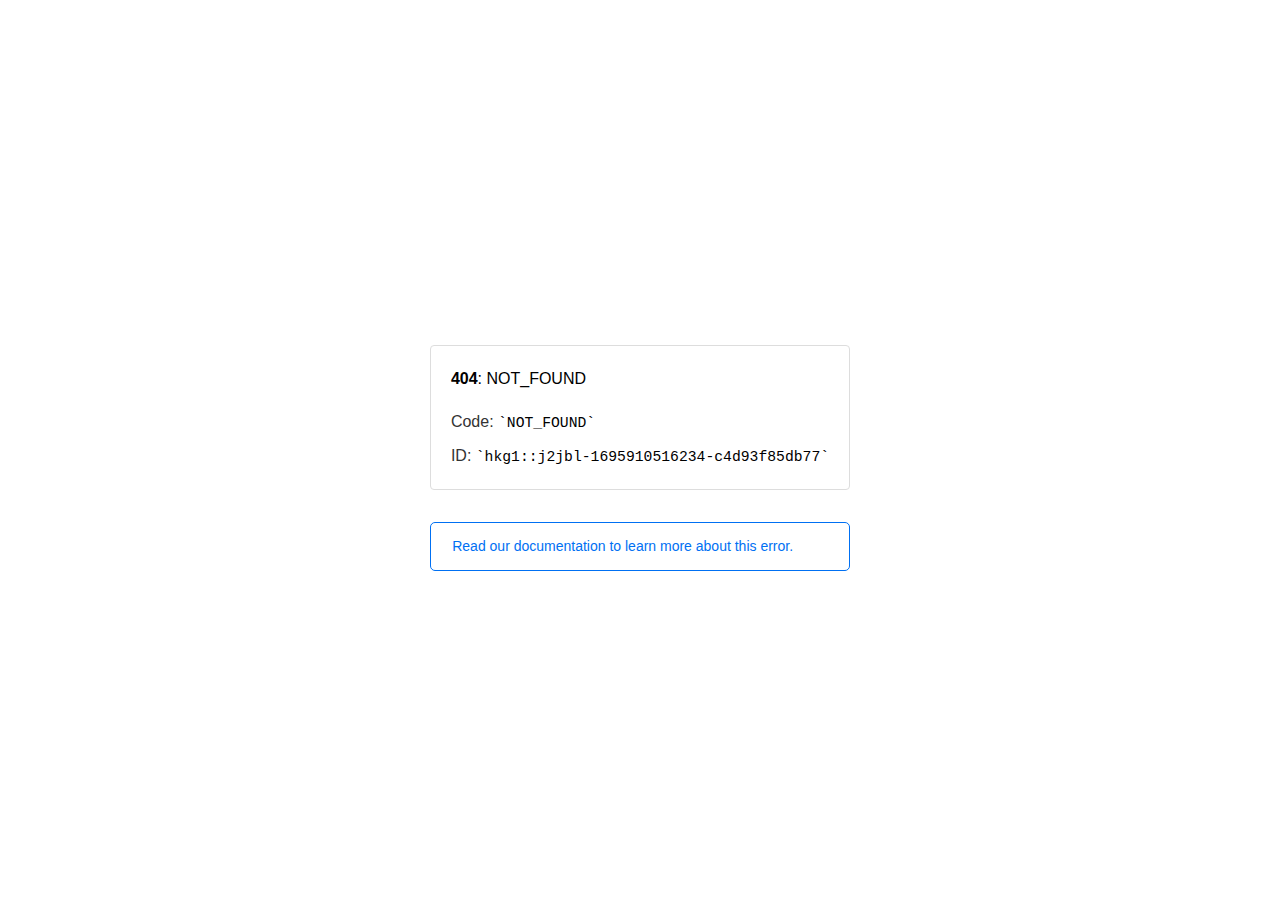
<file: public/assets/favicon/safari-pinned-tab.html>
<!doctype html><html lang=en><meta charset=utf-8><meta name=viewport content="width=device-width,initial-scale=1"><meta name=theme-color content=#000><title>404: NOT_FOUND</title><style>html{font-size:62.5%;box-sizing:border-box;height:-webkit-fill-available}*,::after,::before{box-sizing:inherit}body{font-family:sf pro text,sf pro icons,helvetica neue,helvetica,arial,sans-serif;font-size:1.6rem;line-height:1.65;word-break:break-word;font-kerning:auto;font-variant:normal;-webkit-font-smoothing:antialiased;-moz-osx-font-smoothing:grayscale;text-rendering:optimizeLegibility;hyphens:auto;height:100vh;height:-webkit-fill-available;max-height:100vh;max-height:-webkit-fill-available;margin:0}::selection{background:#79ffe1}::-moz-selection{background:#79ffe1}a{cursor:pointer;color:#0070f3;text-decoration:none;transition:all .2s ease;border-bottom:1px solid #0000}a:hover{border-bottom:1px solid #0070f3}ul{padding:0;margin-left:1.5em;list-style-type:none}li{margin-bottom:10px}ul li:before{content:'\02013'}li:before{display:inline-block;color:#ccc;position:absolute;margin-left:-18px;transition:color .2s ease}code{font-family:Menlo,Monaco,Lucida Console,Liberation Mono,DejaVu Sans Mono,Bitstream Vera Sans Mono,Courier New,monospace,serif;font-size:.92em}code:after,code:before{content:'`'}.container{display:flex;justify-content:center;flex-direction:column;min-height:100%}main{max-width:80rem;padding:4rem 6rem;margin:auto}ul{margin-bottom:32px}.error-title{font-size:2rem;padding-left:22px;line-height:1.5;margin-bottom:24px}.error-title-guilty{border-left:2px solid #ed367f}.error-title-innocent{border-left:2px solid #59b89c}main p{color:#333}.devinfo-container{border:1px solid #ddd;border-radius:4px;padding:2rem;display:flex;flex-direction:column;margin-bottom:32px}.error-code{margin:0;font-size:1.6rem;color:#000;margin-bottom:1.6rem}.devinfo-line{color:#333}.devinfo-line code,code,li{color:#000}.devinfo-line:not(:last-child){margin-bottom:8px}.docs-link,.contact-link{font-weight:500}header,footer,footer a{display:flex;justify-content:center;align-items:center}header,footer{min-height:100px;height:100px}header{border-bottom:1px solid #eaeaea}header h1{font-size:1.8rem;margin:0;font-weight:500}header p{font-size:1.3rem;margin:0;font-weight:500}.header-item{display:flex;padding:0 2rem;margin:2rem 0;text-decoration:line-through;color:#999}.header-item.active{color:#ff0080;text-decoration:none}.header-item.first{border-right:1px solid #eaeaea}.header-item-content{display:flex;flex-direction:column}.header-item-icon{margin-right:1rem;margin-top:.6rem}footer{border-top:1px solid #eaeaea}footer a{color:#000}footer a:hover{border-bottom-color:#0000}footer svg{margin-left:.8rem}.note{padding:8pt 16pt;border-radius:5px;border:1px solid #0070f3;font-size:14px;line-height:1.8;color:#0070f3}@media(max-width:500px){.devinfo-container .devinfo-line code{margin-top:.4rem}.devinfo-container .devinfo-line:not(:last-child){margin-bottom:1.6rem}.devinfo-container{margin-bottom:0}header{flex-direction:column;height:auto;min-height:auto;align-items:flex-start}.header-item.first{border-right:none;margin-bottom:0}main{padding:1rem 2rem}body{font-size:1.4rem;line-height:1.55}footer{display:none}.note{margin-top:16px}}</style><div class=container><main><p class=devinfo-container><span class=error-code><strong>404</strong>: NOT_FOUND</span>
<span class=devinfo-line>Code: <code>NOT_FOUND</code></span>
<span class=devinfo-line>ID: <code>hkg1::j2jbl-1695910516234-c4d93f85db77</code></p><a href=https://vercel.com/docs/errors/platform-error-codes#not_found><div class=note>Read our documentation to learn more about this error.</div></a></main></div>
</file>
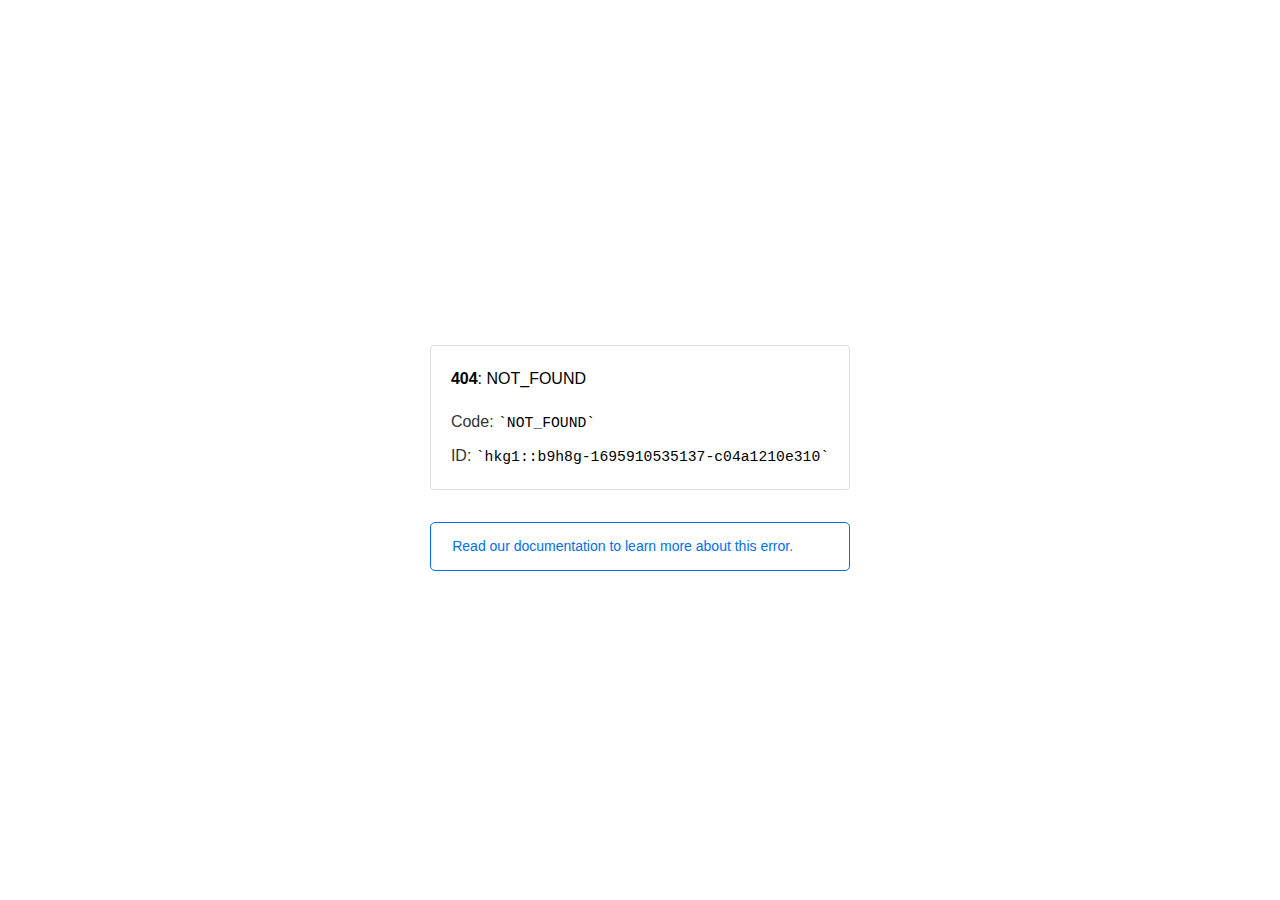
<file: public/assets/logos/kathamandu.html>
<!doctype html><html lang=en><meta charset=utf-8><meta name=viewport content="width=device-width,initial-scale=1"><meta name=theme-color content=#000><title>404: NOT_FOUND</title><style>html{font-size:62.5%;box-sizing:border-box;height:-webkit-fill-available}*,::after,::before{box-sizing:inherit}body{font-family:sf pro text,sf pro icons,helvetica neue,helvetica,arial,sans-serif;font-size:1.6rem;line-height:1.65;word-break:break-word;font-kerning:auto;font-variant:normal;-webkit-font-smoothing:antialiased;-moz-osx-font-smoothing:grayscale;text-rendering:optimizeLegibility;hyphens:auto;height:100vh;height:-webkit-fill-available;max-height:100vh;max-height:-webkit-fill-available;margin:0}::selection{background:#79ffe1}::-moz-selection{background:#79ffe1}a{cursor:pointer;color:#0070f3;text-decoration:none;transition:all .2s ease;border-bottom:1px solid #0000}a:hover{border-bottom:1px solid #0070f3}ul{padding:0;margin-left:1.5em;list-style-type:none}li{margin-bottom:10px}ul li:before{content:'\02013'}li:before{display:inline-block;color:#ccc;position:absolute;margin-left:-18px;transition:color .2s ease}code{font-family:Menlo,Monaco,Lucida Console,Liberation Mono,DejaVu Sans Mono,Bitstream Vera Sans Mono,Courier New,monospace,serif;font-size:.92em}code:after,code:before{content:'`'}.container{display:flex;justify-content:center;flex-direction:column;min-height:100%}main{max-width:80rem;padding:4rem 6rem;margin:auto}ul{margin-bottom:32px}.error-title{font-size:2rem;padding-left:22px;line-height:1.5;margin-bottom:24px}.error-title-guilty{border-left:2px solid #ed367f}.error-title-innocent{border-left:2px solid #59b89c}main p{color:#333}.devinfo-container{border:1px solid #ddd;border-radius:4px;padding:2rem;display:flex;flex-direction:column;margin-bottom:32px}.error-code{margin:0;font-size:1.6rem;color:#000;margin-bottom:1.6rem}.devinfo-line{color:#333}.devinfo-line code,code,li{color:#000}.devinfo-line:not(:last-child){margin-bottom:8px}.docs-link,.contact-link{font-weight:500}header,footer,footer a{display:flex;justify-content:center;align-items:center}header,footer{min-height:100px;height:100px}header{border-bottom:1px solid #eaeaea}header h1{font-size:1.8rem;margin:0;font-weight:500}header p{font-size:1.3rem;margin:0;font-weight:500}.header-item{display:flex;padding:0 2rem;margin:2rem 0;text-decoration:line-through;color:#999}.header-item.active{color:#ff0080;text-decoration:none}.header-item.first{border-right:1px solid #eaeaea}.header-item-content{display:flex;flex-direction:column}.header-item-icon{margin-right:1rem;margin-top:.6rem}footer{border-top:1px solid #eaeaea}footer a{color:#000}footer a:hover{border-bottom-color:#0000}footer svg{margin-left:.8rem}.note{padding:8pt 16pt;border-radius:5px;border:1px solid #0070f3;font-size:14px;line-height:1.8;color:#0070f3}@media(max-width:500px){.devinfo-container .devinfo-line code{margin-top:.4rem}.devinfo-container .devinfo-line:not(:last-child){margin-bottom:1.6rem}.devinfo-container{margin-bottom:0}header{flex-direction:column;height:auto;min-height:auto;align-items:flex-start}.header-item.first{border-right:none;margin-bottom:0}main{padding:1rem 2rem}body{font-size:1.4rem;line-height:1.55}footer{display:none}.note{margin-top:16px}}</style><div class=container><main><p class=devinfo-container><span class=error-code><strong>404</strong>: NOT_FOUND</span>
<span class=devinfo-line>Code: <code>NOT_FOUND</code></span>
<span class=devinfo-line>ID: <code>hkg1::b9h8g-1695910535137-c04a1210e310</code></p><a href=https://vercel.com/docs/errors/platform-error-codes#not_found><div class=note>Read our documentation to learn more about this error.</div></a></main></div>
</file>
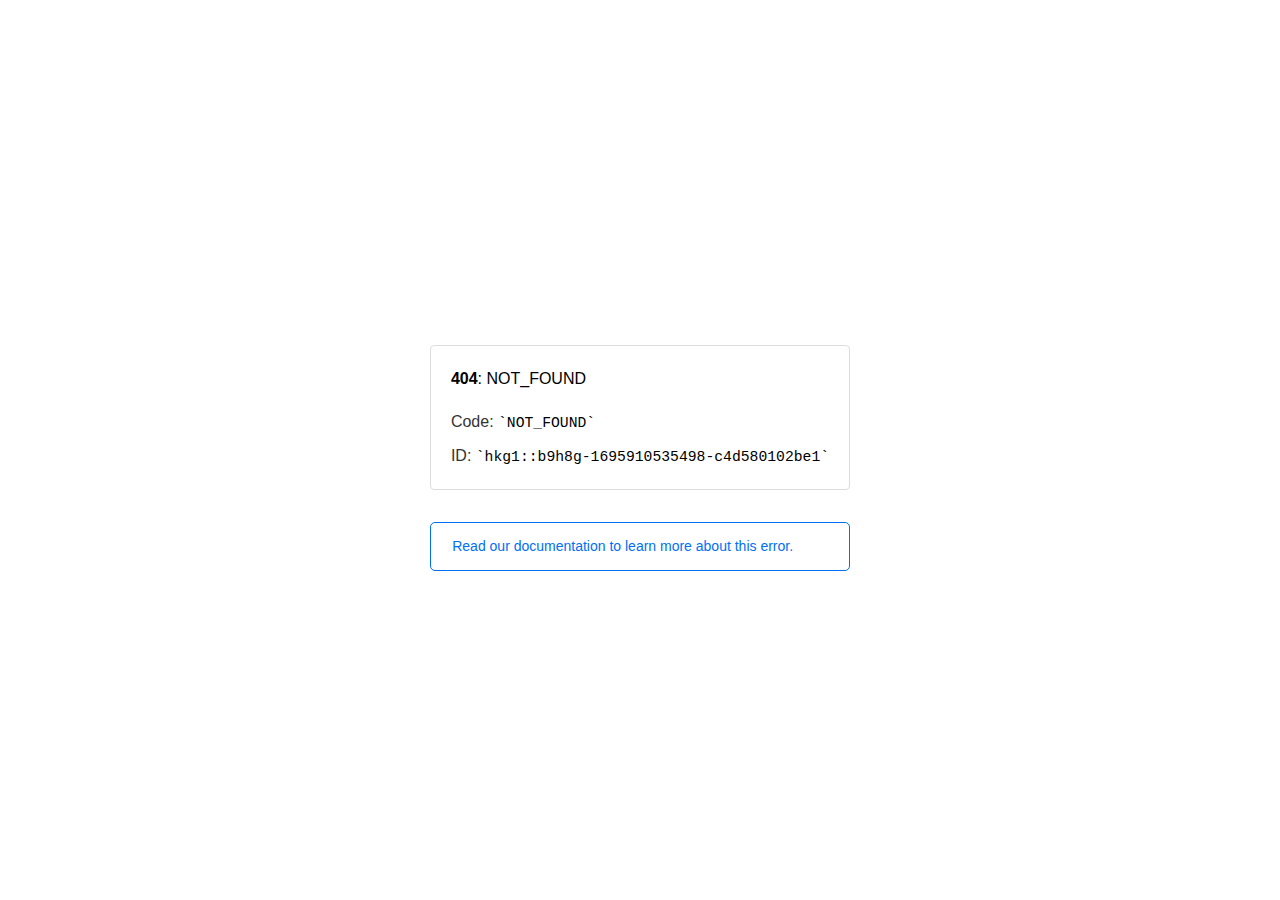
<file: public/assets/logos/Oakley_logo.html>
<!doctype html><html lang=en><meta charset=utf-8><meta name=viewport content="width=device-width,initial-scale=1"><meta name=theme-color content=#000><title>404: NOT_FOUND</title><style>html{font-size:62.5%;box-sizing:border-box;height:-webkit-fill-available}*,::after,::before{box-sizing:inherit}body{font-family:sf pro text,sf pro icons,helvetica neue,helvetica,arial,sans-serif;font-size:1.6rem;line-height:1.65;word-break:break-word;font-kerning:auto;font-variant:normal;-webkit-font-smoothing:antialiased;-moz-osx-font-smoothing:grayscale;text-rendering:optimizeLegibility;hyphens:auto;height:100vh;height:-webkit-fill-available;max-height:100vh;max-height:-webkit-fill-available;margin:0}::selection{background:#79ffe1}::-moz-selection{background:#79ffe1}a{cursor:pointer;color:#0070f3;text-decoration:none;transition:all .2s ease;border-bottom:1px solid #0000}a:hover{border-bottom:1px solid #0070f3}ul{padding:0;margin-left:1.5em;list-style-type:none}li{margin-bottom:10px}ul li:before{content:'\02013'}li:before{display:inline-block;color:#ccc;position:absolute;margin-left:-18px;transition:color .2s ease}code{font-family:Menlo,Monaco,Lucida Console,Liberation Mono,DejaVu Sans Mono,Bitstream Vera Sans Mono,Courier New,monospace,serif;font-size:.92em}code:after,code:before{content:'`'}.container{display:flex;justify-content:center;flex-direction:column;min-height:100%}main{max-width:80rem;padding:4rem 6rem;margin:auto}ul{margin-bottom:32px}.error-title{font-size:2rem;padding-left:22px;line-height:1.5;margin-bottom:24px}.error-title-guilty{border-left:2px solid #ed367f}.error-title-innocent{border-left:2px solid #59b89c}main p{color:#333}.devinfo-container{border:1px solid #ddd;border-radius:4px;padding:2rem;display:flex;flex-direction:column;margin-bottom:32px}.error-code{margin:0;font-size:1.6rem;color:#000;margin-bottom:1.6rem}.devinfo-line{color:#333}.devinfo-line code,code,li{color:#000}.devinfo-line:not(:last-child){margin-bottom:8px}.docs-link,.contact-link{font-weight:500}header,footer,footer a{display:flex;justify-content:center;align-items:center}header,footer{min-height:100px;height:100px}header{border-bottom:1px solid #eaeaea}header h1{font-size:1.8rem;margin:0;font-weight:500}header p{font-size:1.3rem;margin:0;font-weight:500}.header-item{display:flex;padding:0 2rem;margin:2rem 0;text-decoration:line-through;color:#999}.header-item.active{color:#ff0080;text-decoration:none}.header-item.first{border-right:1px solid #eaeaea}.header-item-content{display:flex;flex-direction:column}.header-item-icon{margin-right:1rem;margin-top:.6rem}footer{border-top:1px solid #eaeaea}footer a{color:#000}footer a:hover{border-bottom-color:#0000}footer svg{margin-left:.8rem}.note{padding:8pt 16pt;border-radius:5px;border:1px solid #0070f3;font-size:14px;line-height:1.8;color:#0070f3}@media(max-width:500px){.devinfo-container .devinfo-line code{margin-top:.4rem}.devinfo-container .devinfo-line:not(:last-child){margin-bottom:1.6rem}.devinfo-container{margin-bottom:0}header{flex-direction:column;height:auto;min-height:auto;align-items:flex-start}.header-item.first{border-right:none;margin-bottom:0}main{padding:1rem 2rem}body{font-size:1.4rem;line-height:1.55}footer{display:none}.note{margin-top:16px}}</style><div class=container><main><p class=devinfo-container><span class=error-code><strong>404</strong>: NOT_FOUND</span>
<span class=devinfo-line>Code: <code>NOT_FOUND</code></span>
<span class=devinfo-line>ID: <code>hkg1::b9h8g-1695910535498-c4d580102be1</code></p><a href=https://vercel.com/docs/errors/platform-error-codes#not_found><div class=note>Read our documentation to learn more about this error.</div></a></main></div>
</file>
<file: public/assets/css/theme.bundle.css>
.animation-float{-webkit-animation:float 3s ease-in-out infinite;animation:float 3s ease-in-out infinite}.animation-float-1{-webkit-animation:float 1s ease-in-out infinite;animation:float 1s ease-in-out infinite}.animation-float-2{-webkit-animation:float 2s ease-in-out infinite;animation:float 2s ease-in-out infinite}.animation-float-3{-webkit-animation:float 3s ease-in-out infinite;animation:float 3s ease-in-out infinite}.animation-float-4{-webkit-animation:float 4s ease-in-out infinite;animation:float 4s ease-in-out infinite}.animation-float-5{-webkit-animation:float 5s ease-in-out infinite;animation:float 5s ease-in-out infinite}.animation-float-6{-webkit-animation:float 6s ease-in-out infinite;animation:float 6s ease-in-out infinite}.animation-float-7{-webkit-animation:float 7s ease-in-out infinite;animation:float 7s ease-in-out infinite}.animation-float-8{-webkit-animation:float 8s ease-in-out infinite;animation:float 8s ease-in-out infinite}.animation-float-9{-webkit-animation:float 9s ease-in-out infinite;animation:float 9s ease-in-out infinite}.animation-float-10{-webkit-animation:float 10s ease-in-out infinite;animation:float 10s ease-in-out infinite}.animation-marquee-10{-webkit-animation:marquee 10s linear infinite;animation:marquee 10s linear infinite}.animation-marquee-20{-webkit-animation:marquee 20s linear infinite;animation:marquee 20s linear infinite}.animation-marquee-30{-webkit-animation:marquee 30s linear infinite;animation:marquee 30s linear infinite}.animation-marquee-40{-webkit-animation:marquee 40s linear infinite;animation:marquee 40s linear infinite}.animation-marquee-50{-webkit-animation:marquee 50s linear infinite;animation:marquee 50s linear infinite}.animation-marquee-60{-webkit-animation:marquee 60s linear infinite;animation:marquee 60s linear infinite}.animation-marquee-70{-webkit-animation:marquee 70s linear infinite;animation:marquee 70s linear infinite}.animation-marquee-80{-webkit-animation:marquee 80s linear infinite;animation:marquee 80s linear infinite}.animation-marquee-90{-webkit-animation:marquee 90s linear infinite;animation:marquee 90s linear infinite}.animation-marquee-100{-webkit-animation:marquee 100s linear infinite;animation:marquee 100s linear infinite}@-webkit-keyframes float{0%{transform:translateZ(0)}50%{transform:translate3d(0,7px,0)}to{transform:translateZ(0)}}@keyframes float{0%{transform:translateZ(0)}50%{transform:translate3d(0,7px,0)}to{transform:translateZ(0)}}.animation-move{-webkit-animation:move 80s ease;animation:move 80s ease;position:absolute;-webkit-animation-iteration-count:infinite;animation-iteration-count:infinite}.animation-move-slow{-webkit-animation:move 120s ease;animation:move 120s ease;position:absolute;-webkit-animation-iteration-count:infinite;animation-iteration-count:infinite}@-webkit-keyframes move{0%{transform-origin:bottom left;transform:scale(1)}50%{transform:scale(1.2)}to{transform:scale(1)}}@keyframes move{0%{transform-origin:bottom left;transform:scale(1)}50%{transform:scale(1.2)}to{transform:scale(1)}}.animation-rotate{-webkit-animation:rotation 2s linear infinite;animation:rotation 2s linear infinite}@-webkit-keyframes rotation{0%{transform:rotate(0deg)}to{transform:rotate(359deg)}}@keyframes rotation{0%{transform:rotate(0deg)}to{transform:rotate(359deg)}}.animation-pulsate{-webkit-animation:pulsate 2s linear infinite;animation:pulsate 2s linear infinite}@-webkit-keyframes pulsate{0%{transform:scale(1);opacity:.8}45%{transform:scale(1.75);opacity:0}}@keyframes pulsate{0%{transform:scale(1);opacity:.8}45%{transform:scale(1.75);opacity:0}}@-webkit-keyframes fadeIn{0%{display:none;opacity:0}1%{display:block;opacity:0}to{display:block;opacity:1}}@keyframes fadeIn{0%{display:none;opacity:0}1%{display:block;opacity:0}to{display:block;opacity:1}}@-webkit-keyframes fadeInLeft{0%{display:none;opacity:0;transform:translateX(-100%)}1%{display:block;opacity:0}to{display:block;opacity:1;transform:translateX(0)}}@keyframes fadeInLeft{0%{display:none;opacity:0;transform:translateX(-100%)}1%{display:block;opacity:0}to{display:block;opacity:1;transform:translateX(0)}}@-webkit-keyframes fadeInRight{0%{display:none;opacity:0;transform:translateX(100%)}1%{display:block;opacity:0}to{display:block;opacity:1;transform:translateX(0)}}@keyframes fadeInRight{0%{display:none;opacity:0;transform:translateX(100%)}1%{display:block;opacity:0}to{display:block;opacity:1;transform:translateX(0)}}@-webkit-keyframes fadeOutRight{0%{display:block;opacity:1;transform:translateX(0)}to{display:none;opacity:0;transform:translateX(100%)}}@keyframes fadeOutRight{0%{display:block;opacity:1;transform:translateX(0)}to{display:none;opacity:0;transform:translateX(100%)}}@-webkit-keyframes fadeInUp{0%{display:none;opacity:0;transform:translateY(10px)}1%{display:block;opacity:0}to{display:block;opacity:1;transform:translateY(0)}}@keyframes fadeInUp{0%{display:none;opacity:0;transform:translateY(10px)}1%{display:block;opacity:0}to{display:block;opacity:1;transform:translateY(0)}}@-webkit-keyframes fadeInUpMenu{0%{display:none;opacity:0;transform:translate(-50%,10px)}1%{display:block;opacity:0}to{display:block;opacity:1;transform:translate(-50%)}}@keyframes fadeInUpMenu{0%{display:none;opacity:0;transform:translate(-50%,10px)}1%{display:block;opacity:0}to{display:block;opacity:1;transform:translate(-50%)}}@-webkit-keyframes marquee{0%{transform:translateZ(0)}to{transform:translate3d(-100%,0,0)}}@keyframes marquee{0%{transform:translateZ(0)}to{transform:translate3d(-100%,0,0)}}[class*=hover-]{will-change:transform,opacity,box-shadow}.hover-lift{transition:all .15s ease-in}.hover-lift:hover{transform:translate3d(0,-5px,0)}.hover-lift-sm{transition:all .15s ease-in}.hover-lift-sm:hover{transform:translate3d(0,-2px,0)}.hover-opacity-75{transition:all .15s ease-in}.hover-opacity-75:hover{opacity:.75}.hover-boxshadow{transition:all .15s ease-in}.hover-boxshadow:hover{box-shadow:0 .5rem 1rem rgba(29,48,61,.06)}.hover-target-show{opacity:0;transition:all .1s ease-in}.hover-target-hide{opacity:1;transition:all .1s ease-in}.hover-show{opacity:0}.hover-trigger:hover{z-index:20}.hover-trigger:hover .hover-target-show{opacity:1;transition:all .3s ease-in}.hover-trigger:hover .hover-target-hide{opacity:0}.hover-trigger:hover .hover-show{opacity:1}.hover-pseudo-bg{position:relative}.hover-pseudo-bg:before{content:"";display:block;background:#fff;box-shadow:0 1rem 2.5rem rgba(29,48,61,.125);border-radius:.25rem;width:100%;min-height:100%;height:var(--theme-listing-page-card-pseudo-hover-height);transform:scale3d(1.1,1.1,1.1);position:absolute;z-index:-1;transition:all .3s ease-in;opacity:0}.hover-pseudo-bg:hover:before{opacity:1}.bg-img-cover{background-repeat:no-repeat;background-size:cover}.bg-img-contain{background-repeat:no-repeat;background-size:contain}.bg-pos-center-center{background-position:50%}.bg-pos-center-top{background-position:top}.bg-pos-left-top{background-position:0 0}.bg-pos-left-center{background-position:0}.bg-pos-right-center{background-position:100%}.bg-pos-right-top{background-position:100% 0}.bg-pos-center-bottom{background-position:bottom}.bg-pos-left-bottom{background-position:0 100%}.bg-pos-right-bottom{background-position:100% 100%}.bg-white-hover:hover{background:#fff!important}.bg-primary-faded{background-color:rgba(111,70,255,.2)!important}.bg-secondary-faded{background-color:rgba(160,160,162,.2)!important}.bg-success-faded{background-color:rgba(25,184,162,.2)!important}.bg-info-faded{background-color:rgba(13,202,240,.2)!important}.bg-warning-faded{background-color:rgba(255,237,3,.2)!important}.bg-danger-faded{background-color:rgba(219,26,42,.2)!important}.bg-light-faded{background-color:hsla(0,0%,96.5%,.2)!important}.bg-dark-faded{background-color:rgba(28,33,44,.2)!important}.bg-facebook-faded{background-color:rgba(59,89,152,.2)!important}.bg-twitter-faded{background-color:rgba(0,172,238,.2)!important}.bg-white-faded{background-color:hsla(0,0%,100%,.2)!important}.bg-pink-faded{background-color:rgba(255,166,158,.2)!important}.bg-teal-faded{background-color:rgba(8,197,213,.2)!important}.bg-orange-faded{background-color:rgba(252,98,41,.2)!important}.bg-teal-300{background:#e2f7f9}.bg-black-opacity{background:rgba(0,0,0,.2)}.bg-gray-800{background:#343a40!important}.border-top-white-opacity{border-top:1px solid hsla(0,0%,100%,.15)}.border-bottom-white-opacity{border-bottom:1px solid hsla(0,0%,100%,.15)}.border-white-opacity{border:1px solid hsla(0,0%,100%,.15)}.rounded-lg{border-radius:.3rem!important}.rounded-xl{border-radius:20px!important}.rounded-0-top-start{border-top-left-radius:0!important}.rounded-0-bottom-start{border-bottom-left-radius:0!important}.rounded-0-top-end{border-top-right-radius:0!important}.rounded-0-bottom-end{border-bottom-right-radius:0!important}@media(min-width:992px){.border-lg-bottom{border-bottom:1px solid #e9eaea}}.bg-overlay-gradient-dark:after{background:linear-gradient(0deg,rgba(0,0,0,.56),transparent 99%)}.bg-overlay-dark:after,.bg-overlay-gradient-dark:after{content:"";position:absolute;top:0;left:0;right:0;bottom:0;width:100%;height:100%;z-index:1;border-radius:.25rem;transition:opacity .3s ease-in-out}.bg-overlay-dark:after{background:rgba(0,0,0,.4)}.bg-overlay-gradient-light:after{content:"";position:absolute;top:0;left:0;right:0;bottom:0;width:100%;height:100%;background:linear-gradient(0deg,hsla(0,0%,100%,.56),hsla(0,0%,100%,0) 99%);z-index:1;border-radius:.25rem;transition:opacity .3s ease-in-out}.bg-overlay-sides-white-to-transparent{position:relative}.bg-overlay-sides-white-to-transparent:before{content:"";display:block;position:absolute;width:20%;height:100%;left:0;top:0;bottom:0;background:linear-gradient(90deg,#fff,hsla(0,0%,100%,.93) 50%,hsla(0,0%,100%,0));z-index:10}.bg-overlay-sides-white-to-transparent:after{content:"";display:block;position:absolute;width:20%;height:100%;right:0;top:0;bottom:0;background:linear-gradient(90deg,hsla(0,0%,100%,0),hsla(0,0%,100%,.93) 50%,#fff);z-index:10}.bg-overlay-h-25:after{height:25%;top:auto}.bg-overlay-h-50:after{height:50%;top:auto}.bg-overlay-h-75:after{height:75%;top:auto}.shadow-primary{box-shadow:-1px 1px 13px -6px rgba(111,70,255,.85)}.shadow-secondary{box-shadow:-1px 1px 13px -6px rgba(160,160,162,.85)}.shadow-success{box-shadow:-1px 1px 13px -6px rgba(25,184,162,.85)}.shadow-info{box-shadow:-1px 1px 13px -6px rgba(13,202,240,.85)}.shadow-warning{box-shadow:-1px 1px 13px -6px rgba(255,237,3,.85)}.shadow-danger{box-shadow:-1px 1px 13px -6px rgba(219,26,42,.85)}.shadow-light{box-shadow:-1px 1px 13px -6px hsla(0,0%,96.5%,.85)}.shadow-dark{box-shadow:-1px 1px 13px -6px rgba(28,33,44,.85)}.shadow-facebook{box-shadow:-1px 1px 13px -6px rgba(59,89,152,.85)}.shadow-twitter{box-shadow:-1px 1px 13px -6px rgba(0,172,238,.85)}.shadow-white{box-shadow:-1px 1px 13px -6px hsla(0,0%,100%,.85)}.shadow-pink{box-shadow:-1px 1px 13px -6px rgba(255,166,158,.85)}.shadow-teal{box-shadow:-1px 1px 13px -6px rgba(8,197,213,.85)}.shadow-orange{box-shadow:-1px 1px 13px -6px rgba(252,98,41,.85)}.even-child-mt-5:nth-of-type(2n),.odd-child-mt-5:nth-of-type(odd){margin-top:5rem}@media(max-width:767.98px){.display-md-1{font-size:calc(1.5rem + 3vw);font-weight:300;line-height:1.2}}@media(max-width:767.98px)and (min-width:1200px){.display-md-1{font-size:3.75rem}}@media(max-width:767.98px){.display-md-2{font-size:calc(1.45rem + 2.4vw);font-weight:300;line-height:1.2}}@media(max-width:767.98px)and (min-width:1200px){.display-md-2{font-size:3.25rem}}@media(max-width:767.98px){.display-md-3{font-size:calc(1.4rem + 1.8vw);font-weight:300;line-height:1.2}}@media(max-width:767.98px)and (min-width:1200px){.display-md-3{font-size:2.75rem}}@media(max-width:767.98px){.display-md-4{font-size:calc(1.35rem + 1.2vw);font-weight:300;line-height:1.2}}@media(max-width:767.98px)and (min-width:1200px){.display-md-4{font-size:2.25rem}}@media(max-width:767.98px){.display-md-5{font-size:calc(1.3rem + .6vw);font-weight:300;line-height:1.2}}@media(max-width:767.98px)and (min-width:1200px){.display-md-5{font-size:1.75rem}}@media(max-width:767.98px){.display-md-6{font-size:calc(1.275rem + .3vw);font-weight:300;line-height:1.2}}@media(max-width:767.98px)and (min-width:1200px){.display-md-6{font-size:1.5rem}}.fs-xs{font-size:11px!important}.link-cover:after{position:absolute;top:0;right:0;bottom:0;left:0;z-index:30;pointer-events:auto;content:""}.text-link-border{text-decoration:none;border-bottom:1px solid #1c212c;border-radius:0;transition:all .2s linear}.text-link-border:active,.text-link-border:focus,.text-link-border:hover{border-color:transparent}.title-small{letter-spacing:.2em;text-transform:uppercase;font-size:.85rem;font-weight:500;display:block}.translate{transform:translate(var(--theme-translate-X),var(--theme-translate-Y))}.translate-x-n0{--theme-translate-X:-0}.translate-x-0{--theme-translate-X:0}.translate-y-n0{--theme-translate-Y:-0}.translate-y-0{--theme-translate-Y:0}.translate-x-n1{--theme-translate-X:-1%}.translate-x-1{--theme-translate-X:1%}.translate-y-n1{--theme-translate-Y:-1%}.translate-y-1{--theme-translate-Y:1%}.translate-x-n2{--theme-translate-X:-2%}.translate-x-2{--theme-translate-X:2%}.translate-y-n2{--theme-translate-Y:-2%}.translate-y-2{--theme-translate-Y:2%}.translate-x-n3{--theme-translate-X:-3%}.translate-x-3{--theme-translate-X:3%}.translate-y-n3{--theme-translate-Y:-3%}.translate-y-3{--theme-translate-Y:3%}.translate-x-n4{--theme-translate-X:-4%}.translate-x-4{--theme-translate-X:4%}.translate-y-n4{--theme-translate-Y:-4%}.translate-y-4{--theme-translate-Y:4%}.translate-x-n5{--theme-translate-X:-5%}.translate-x-5{--theme-translate-X:5%}.translate-y-n5{--theme-translate-Y:-5%}.translate-y-5{--theme-translate-Y:5%}.translate-x-n7{--theme-translate-X:-7%}.translate-x-7{--theme-translate-X:7%}.translate-y-n7{--theme-translate-Y:-7%}.translate-y-7{--theme-translate-Y:7%}.translate-x-n10{--theme-translate-X:-10%}.translate-x-10{--theme-translate-X:10%}.translate-y-n10{--theme-translate-Y:-10%}.translate-y-10{--theme-translate-Y:10%}.translate-x-n20{--theme-translate-X:-20%}.translate-x-20{--theme-translate-X:20%}.translate-y-n20{--theme-translate-Y:-20%}.translate-y-20{--theme-translate-Y:20%}.translate-x-n25{--theme-translate-X:-25%}.translate-x-25{--theme-translate-X:25%}.translate-y-n25{--theme-translate-Y:-25%}.translate-y-25{--theme-translate-Y:25%}.translate-x-n30{--theme-translate-X:-30%}.translate-x-30{--theme-translate-X:30%}.translate-y-n30{--theme-translate-Y:-30%}.translate-y-30{--theme-translate-Y:30%}.translate-x-n35{--theme-translate-X:-35%}.translate-x-35{--theme-translate-X:35%}.translate-y-n35{--theme-translate-Y:-35%}.translate-y-35{--theme-translate-Y:35%}.translate-x-n40{--theme-translate-X:-40%}.translate-x-40{--theme-translate-X:40%}.translate-y-n40{--theme-translate-Y:-40%}.translate-y-40{--theme-translate-Y:40%}.translate-x-n45{--theme-translate-X:-45%}.translate-x-45{--theme-translate-X:45%}.translate-y-n45{--theme-translate-Y:-45%}.translate-y-45{--theme-translate-Y:45%}.translate-x-n50{--theme-translate-X:-50%}.translate-x-50{--theme-translate-X:50%}.translate-y-n50{--theme-translate-Y:-50%}.translate-y-50{--theme-translate-Y:50%}.translate-x-n75{--theme-translate-X:-75%}.translate-x-75{--theme-translate-X:75%}.translate-y-n75{--theme-translate-Y:-75%}.translate-y-75{--theme-translate-Y:75%}.translate-x-n100{--theme-translate-X:-100%}.translate-x-100{--theme-translate-X:100%}.translate-y-n100{--theme-translate-Y:-100%}.translate-y-100{--theme-translate-Y:100%}.skew-5{transform:skewY(5deg)}.skew-n5{transform:skewY(-5deg)}.skew-10{transform:skewY(10deg)}.skew-n10{transform:skewY(-10deg)}:root{--bs-blue:#0d6efd;--bs-indigo:#6610f2;--bs-purple:#6f46ff;--bs-red:#db1a2a;--bs-yellow:#ffed03;--bs-green:#19b8a2;--bs-cyan:#0dcaf0;--bs-gray:#a0a0a2;--bs-gray-dark:#343a40;--bs-primary:#6f46ff;--bs-secondary:#a0a0a2;--bs-success:#19b8a2;--bs-info:#0dcaf0;--bs-warning:#ffed03;--bs-danger:#db1a2a;--bs-light:#f6f6f6;--bs-dark:#1c212c;--bs-facebook:#3b5998;--bs-twitter:#00acee;--bs-white:#fff;--bs-pink:#ffa69e;--bs-teal:#08c5d5;--bs-orange:#fc6229;--bs-font-sans-serif:system-ui,-apple-system,"Segoe UI",Roboto,"Helvetica Neue",Arial,"Noto Sans","Liberation Sans",sans-serif,"Apple Color Emoji","Segoe UI Emoji","Segoe UI Symbol","Noto Color Emoji";--bs-font-monospace:SFMono-Regular,Menlo,Monaco,Consolas,"Liberation Mono","Courier New",monospace;--bs-gradient:linear-gradient(180deg,hsla(0,0%,100%,0.15),hsla(0,0%,100%,0))}*,:after,:before{box-sizing:border-box}@media(prefers-reduced-motion:no-preference){:root{scroll-behavior:smooth}}body{margin:0;font-family:var(--bs-font-sans-serif);font-size:1rem;font-weight:400;line-height:1.5;color:#1c212c;background-color:#fff;-webkit-text-size-adjust:100%;-webkit-tap-highlight-color:rgba(0,0,0,0)}hr{margin:1rem 0;color:inherit;background-color:currentColor;border:0;opacity:.25}hr:not([size]){height:1px}.h1,.h2,.h3,.h4,.h5,.h6,h1,h2,h3,h4,h5,h6{margin-top:0;margin-bottom:.5rem;font-weight:500;line-height:1.2}.h1,h1{font-size:calc(1.375rem + 1.5vw)}@media(min-width:1200px){.h1,h1{font-size:2.5rem}}.h2,h2{font-size:calc(1.325rem + .9vw)}@media(min-width:1200px){.h2,h2{font-size:2rem}}.h3,h3{font-size:calc(1.3rem + .6vw)}@media(min-width:1200px){.h3,h3{font-size:1.75rem}}.h4,h4{font-size:calc(1.275rem + .3vw)}@media(min-width:1200px){.h4,h4{font-size:1.5rem}}.h5,h5{font-size:1.25rem}.h6,h6{font-size:1rem}p{margin-top:0;margin-bottom:1rem}abbr[data-bs-original-title],abbr[title]{-webkit-text-decoration:underline dotted;text-decoration:underline dotted;cursor:help;-webkit-text-decoration-skip-ink:none;text-decoration-skip-ink:none}address{margin-bottom:1rem;font-style:normal;line-height:inherit}ol,ul{padding-left:2rem}dl,ol,ul{margin-top:0;margin-bottom:1rem}ol ol,ol ul,ul ol,ul ul{margin-bottom:0}dt{font-weight:700}dd{margin-bottom:.5rem;margin-left:0}blockquote{margin:0 0 1rem}b,strong{font-weight:500}.small,small{font-size:.85em}.mark,mark{padding:.2em;background-color:#fcf8e3}sub,sup{position:relative;font-size:.75em;line-height:0;vertical-align:baseline}sub{bottom:-.25em}sup{top:-.5em}a{color:#1c212c;text-decoration:underline}a:hover{color:#161a23}a:not([href]):not([class]),a:not([href]):not([class]):hover{color:inherit;text-decoration:none}code,kbd,pre,samp{font-family:var(--bs-font-monospace);font-size:1em;direction:ltr;unicode-bidi:bidi-override}pre{display:block;margin-top:0;margin-bottom:1rem;overflow:auto;font-size:.85em}pre code{font-size:inherit;color:inherit;word-break:normal}code{font-size:.85em;color:#ffa69e;word-wrap:break-word}a>code{color:inherit}kbd{padding:.2rem .4rem;font-size:.85em;color:#fff;background-color:#1c212c;border-radius:.2rem}kbd kbd{padding:0;font-size:1em;font-weight:700}figure{margin:0 0 1rem}img,svg{vertical-align:middle}table{caption-side:bottom;border-collapse:collapse}caption{padding-top:1.5rem;padding-bottom:1.5rem;color:#a0a0a2;text-align:left}th{font-weight:500;text-align:inherit;text-align:-webkit-match-parent}tbody,td,tfoot,th,thead,tr{border:0 solid;border-color:inherit}label{display:inline-block}button{border-radius:0}button:focus:not(:focus-visible){outline:0}button,input,optgroup,select,textarea{margin:0;font-family:inherit;font-size:inherit;line-height:inherit}button,select{text-transform:none}[role=button]{cursor:pointer}select{word-wrap:normal}select:disabled{opacity:1}[list]::-webkit-calendar-picker-indicator{display:none}[type=button],[type=reset],[type=submit],button{-webkit-appearance:button}[type=button]:not(:disabled),[type=reset]:not(:disabled),[type=submit]:not(:disabled),button:not(:disabled){cursor:pointer}::-moz-focus-inner{padding:0;border-style:none}textarea{resize:vertical}fieldset{min-width:0;padding:0;margin:0;border:0}legend{float:left;width:100%;padding:0;margin-bottom:.5rem;font-size:calc(1.275rem + .3vw);line-height:inherit}@media(min-width:1200px){legend{font-size:1.5rem}}legend+*{clear:left}::-webkit-datetime-edit-day-field,::-webkit-datetime-edit-fields-wrapper,::-webkit-datetime-edit-hour-field,::-webkit-datetime-edit-minute,::-webkit-datetime-edit-month-field,::-webkit-datetime-edit-text,::-webkit-datetime-edit-year-field{padding:0}::-webkit-inner-spin-button{height:auto}[type=search]{outline-offset:-2px;-webkit-appearance:textfield}::-webkit-search-decoration{-webkit-appearance:none}::-webkit-color-swatch-wrapper{padding:0}::file-selector-button{font:inherit}::-webkit-file-upload-button{font:inherit;-webkit-appearance:button}output{display:inline-block}iframe{border:0}summary{display:list-item;cursor:pointer}progress{vertical-align:baseline}[hidden]{display:none!important}.lead{font-size:1.25rem;font-weight:300}.display-1{font-size:calc(1.625rem + 4.5vw);font-weight:300;line-height:1.2}@media(min-width:1200px){.display-1{font-size:5rem}}.display-2{font-size:calc(1.575rem + 3.9vw);font-weight:300;line-height:1.2}@media(min-width:1200px){.display-2{font-size:4.5rem}}.display-3{font-size:calc(1.525rem + 3.3vw);font-weight:300;line-height:1.2}@media(min-width:1200px){.display-3{font-size:4rem}}.display-4{font-size:calc(1.475rem + 2.7vw);font-weight:300;line-height:1.2}@media(min-width:1200px){.display-4{font-size:3.5rem}}.display-5{font-size:calc(1.425rem + 2.1vw);font-weight:300;line-height:1.2}@media(min-width:1200px){.display-5{font-size:3rem}}.display-6{font-size:calc(1.35rem + 1.2vw);font-weight:300;line-height:1.2}@media(min-width:1200px){.display-6{font-size:2.25rem}}.list-inline,.list-unstyled{padding-left:0;list-style:none}.list-inline-item{display:inline-block}.list-inline-item:not(:last-child){margin-right:.5rem}.initialism{font-size:.85em;text-transform:uppercase}.blockquote{margin-bottom:1rem;font-size:1.25rem}.blockquote>:last-child{margin-bottom:0}.blockquote-footer{margin-top:-1rem;margin-bottom:1rem;font-size:.85em;color:#a0a0a2}.blockquote-footer:before{content:"— "}.img-fluid,.img-thumbnail{max-width:100%;height:auto}.img-thumbnail{padding:.25rem;background-color:#fff;border:1px solid #dee2e6;border-radius:.25rem}.figure{display:inline-block}.figure-img{margin-bottom:.5rem;line-height:1}.figure-caption{font-size:.85em;color:#a0a0a2}.container,.container-fluid,.container-lg,.container-md,.container-sm,.container-xl,.container-xxl{width:100%;padding-right:var(--bs-gutter-x,1.5rem);padding-left:var(--bs-gutter-x,1.5rem);margin-right:auto;margin-left:auto}@media(min-width:576px){.container,.container-sm{max-width:100%}}@media(min-width:768px){.container,.container-md,.container-sm{max-width:100%}}@media(min-width:992px){.container,.container-lg,.container-md,.container-sm{max-width:100%}}@media(min-width:1200px){.container,.container-lg,.container-md,.container-sm,.container-xl{max-width:1140px}}@media(min-width:1400px){.container,.container-lg,.container-md,.container-sm,.container-xl,.container-xxl{max-width:1320px}}.row{--bs-gutter-x:1.5rem;--bs-gutter-y:0;display:flex;flex-wrap:wrap;margin-top:calc(var(--bs-gutter-y)*-1);margin-right:calc(var(--bs-gutter-x)/-2);margin-left:calc(var(--bs-gutter-x)/-2)}.row>*{flex-shrink:0;width:100%;max-width:100%;padding-right:calc(var(--bs-gutter-x)/2);padding-left:calc(var(--bs-gutter-x)/2);margin-top:var(--bs-gutter-y)}.col{flex:1 0 0%}.row-cols-auto>*{flex:0 0 auto;width:auto}.row-cols-1>*{flex:0 0 auto;width:100%}.row-cols-2>*{flex:0 0 auto;width:50%}.row-cols-3>*{flex:0 0 auto;width:33.3333333333%}.row-cols-4>*{flex:0 0 auto;width:25%}.row-cols-5>*{flex:0 0 auto;width:20%}.row-cols-6>*{flex:0 0 auto;width:16.6666666667%}.col-auto{flex:0 0 auto;width:auto}.col-1{flex:0 0 auto;width:8.3333333333%}.col-2{flex:0 0 auto;width:16.6666666667%}.col-3{flex:0 0 auto;width:25%}.col-4{flex:0 0 auto;width:33.3333333333%}.col-5{flex:0 0 auto;width:41.6666666667%}.col-6{flex:0 0 auto;width:50%}.col-7{flex:0 0 auto;width:58.3333333333%}.col-8{flex:0 0 auto;width:66.6666666667%}.col-9{flex:0 0 auto;width:75%}.col-10{flex:0 0 auto;width:83.3333333333%}.col-11{flex:0 0 auto;width:91.6666666667%}.col-12{flex:0 0 auto;width:100%}.offset-1{margin-left:8.3333333333%}.offset-2{margin-left:16.6666666667%}.offset-3{margin-left:25%}.offset-4{margin-left:33.3333333333%}.offset-5{margin-left:41.6666666667%}.offset-6{margin-left:50%}.offset-7{margin-left:58.3333333333%}.offset-8{margin-left:66.6666666667%}.offset-9{margin-left:75%}.offset-10{margin-left:83.3333333333%}.offset-11{margin-left:91.6666666667%}.g-0,.gx-0{--bs-gutter-x:0}.g-0,.gy-0{--bs-gutter-y:0}.g-1,.gx-1{--bs-gutter-x:0.25rem}.g-1,.gy-1{--bs-gutter-y:0.25rem}.g-2,.gx-2{--bs-gutter-x:0.5rem}.g-2,.gy-2{--bs-gutter-y:0.5rem}.g-3,.gx-3{--bs-gutter-x:1rem}.g-3,.gy-3{--bs-gutter-y:1rem}.g-4,.gx-4{--bs-gutter-x:1.5rem}.g-4,.gy-4{--bs-gutter-y:1.5rem}.g-5,.gx-5{--bs-gutter-x:3rem}.g-5,.gy-5{--bs-gutter-y:3rem}.g-6,.gx-6{--bs-gutter-x:3.5rem}.g-6,.gy-6{--bs-gutter-y:3.5rem}.g-7,.gx-7{--bs-gutter-x:4rem}.g-7,.gy-7{--bs-gutter-y:4rem}.g-8,.gx-8{--bs-gutter-x:5rem}.g-8,.gy-8{--bs-gutter-y:5rem}.g-9,.gx-9{--bs-gutter-x:6rem}.g-9,.gy-9{--bs-gutter-y:6rem}.g-10,.gx-10{--bs-gutter-x:7rem}.g-10,.gy-10{--bs-gutter-y:7rem}@media(min-width:576px){.col-sm{flex:1 0 0%}.row-cols-sm-auto>*{flex:0 0 auto;width:auto}.row-cols-sm-1>*{flex:0 0 auto;width:100%}.row-cols-sm-2>*{flex:0 0 auto;width:50%}.row-cols-sm-3>*{flex:0 0 auto;width:33.3333333333%}.row-cols-sm-4>*{flex:0 0 auto;width:25%}.row-cols-sm-5>*{flex:0 0 auto;width:20%}.row-cols-sm-6>*{flex:0 0 auto;width:16.6666666667%}.col-sm-auto{flex:0 0 auto;width:auto}.col-sm-1{flex:0 0 auto;width:8.3333333333%}.col-sm-2{flex:0 0 auto;width:16.6666666667%}.col-sm-3{flex:0 0 auto;width:25%}.col-sm-4{flex:0 0 auto;width:33.3333333333%}.col-sm-5{flex:0 0 auto;width:41.6666666667%}.col-sm-6{flex:0 0 auto;width:50%}.col-sm-7{flex:0 0 auto;width:58.3333333333%}.col-sm-8{flex:0 0 auto;width:66.6666666667%}.col-sm-9{flex:0 0 auto;width:75%}.col-sm-10{flex:0 0 auto;width:83.3333333333%}.col-sm-11{flex:0 0 auto;width:91.6666666667%}.col-sm-12{flex:0 0 auto;width:100%}.offset-sm-0{margin-left:0}.offset-sm-1{margin-left:8.3333333333%}.offset-sm-2{margin-left:16.6666666667%}.offset-sm-3{margin-left:25%}.offset-sm-4{margin-left:33.3333333333%}.offset-sm-5{margin-left:41.6666666667%}.offset-sm-6{margin-left:50%}.offset-sm-7{margin-left:58.3333333333%}.offset-sm-8{margin-left:66.6666666667%}.offset-sm-9{margin-left:75%}.offset-sm-10{margin-left:83.3333333333%}.offset-sm-11{margin-left:91.6666666667%}.g-sm-0,.gx-sm-0{--bs-gutter-x:0}.g-sm-0,.gy-sm-0{--bs-gutter-y:0}.g-sm-1,.gx-sm-1{--bs-gutter-x:0.25rem}.g-sm-1,.gy-sm-1{--bs-gutter-y:0.25rem}.g-sm-2,.gx-sm-2{--bs-gutter-x:0.5rem}.g-sm-2,.gy-sm-2{--bs-gutter-y:0.5rem}.g-sm-3,.gx-sm-3{--bs-gutter-x:1rem}.g-sm-3,.gy-sm-3{--bs-gutter-y:1rem}.g-sm-4,.gx-sm-4{--bs-gutter-x:1.5rem}.g-sm-4,.gy-sm-4{--bs-gutter-y:1.5rem}.g-sm-5,.gx-sm-5{--bs-gutter-x:3rem}.g-sm-5,.gy-sm-5{--bs-gutter-y:3rem}.g-sm-6,.gx-sm-6{--bs-gutter-x:3.5rem}.g-sm-6,.gy-sm-6{--bs-gutter-y:3.5rem}.g-sm-7,.gx-sm-7{--bs-gutter-x:4rem}.g-sm-7,.gy-sm-7{--bs-gutter-y:4rem}.g-sm-8,.gx-sm-8{--bs-gutter-x:5rem}.g-sm-8,.gy-sm-8{--bs-gutter-y:5rem}.g-sm-9,.gx-sm-9{--bs-gutter-x:6rem}.g-sm-9,.gy-sm-9{--bs-gutter-y:6rem}.g-sm-10,.gx-sm-10{--bs-gutter-x:7rem}.g-sm-10,.gy-sm-10{--bs-gutter-y:7rem}}@media(min-width:768px){.col-md{flex:1 0 0%}.row-cols-md-auto>*{flex:0 0 auto;width:auto}.row-cols-md-1>*{flex:0 0 auto;width:100%}.row-cols-md-2>*{flex:0 0 auto;width:50%}.row-cols-md-3>*{flex:0 0 auto;width:33.3333333333%}.row-cols-md-4>*{flex:0 0 auto;width:25%}.row-cols-md-5>*{flex:0 0 auto;width:20%}.row-cols-md-6>*{flex:0 0 auto;width:16.6666666667%}.col-md-auto{flex:0 0 auto;width:auto}.col-md-1{flex:0 0 auto;width:8.3333333333%}.col-md-2{flex:0 0 auto;width:16.6666666667%}.col-md-3{flex:0 0 auto;width:25%}.col-md-4{flex:0 0 auto;width:33.3333333333%}.col-md-5{flex:0 0 auto;width:41.6666666667%}.col-md-6{flex:0 0 auto;width:50%}.col-md-7{flex:0 0 auto;width:58.3333333333%}.col-md-8{flex:0 0 auto;width:66.6666666667%}.col-md-9{flex:0 0 auto;width:75%}.col-md-10{flex:0 0 auto;width:83.3333333333%}.col-md-11{flex:0 0 auto;width:91.6666666667%}.col-md-12{flex:0 0 auto;width:100%}.offset-md-0{margin-left:0}.offset-md-1{margin-left:8.3333333333%}.offset-md-2{margin-left:16.6666666667%}.offset-md-3{margin-left:25%}.offset-md-4{margin-left:33.3333333333%}.offset-md-5{margin-left:41.6666666667%}.offset-md-6{margin-left:50%}.offset-md-7{margin-left:58.3333333333%}.offset-md-8{margin-left:66.6666666667%}.offset-md-9{margin-left:75%}.offset-md-10{margin-left:83.3333333333%}.offset-md-11{margin-left:91.6666666667%}.g-md-0,.gx-md-0{--bs-gutter-x:0}.g-md-0,.gy-md-0{--bs-gutter-y:0}.g-md-1,.gx-md-1{--bs-gutter-x:0.25rem}.g-md-1,.gy-md-1{--bs-gutter-y:0.25rem}.g-md-2,.gx-md-2{--bs-gutter-x:0.5rem}.g-md-2,.gy-md-2{--bs-gutter-y:0.5rem}.g-md-3,.gx-md-3{--bs-gutter-x:1rem}.g-md-3,.gy-md-3{--bs-gutter-y:1rem}.g-md-4,.gx-md-4{--bs-gutter-x:1.5rem}.g-md-4,.gy-md-4{--bs-gutter-y:1.5rem}.g-md-5,.gx-md-5{--bs-gutter-x:3rem}.g-md-5,.gy-md-5{--bs-gutter-y:3rem}.g-md-6,.gx-md-6{--bs-gutter-x:3.5rem}.g-md-6,.gy-md-6{--bs-gutter-y:3.5rem}.g-md-7,.gx-md-7{--bs-gutter-x:4rem}.g-md-7,.gy-md-7{--bs-gutter-y:4rem}.g-md-8,.gx-md-8{--bs-gutter-x:5rem}.g-md-8,.gy-md-8{--bs-gutter-y:5rem}.g-md-9,.gx-md-9{--bs-gutter-x:6rem}.g-md-9,.gy-md-9{--bs-gutter-y:6rem}.g-md-10,.gx-md-10{--bs-gutter-x:7rem}.g-md-10,.gy-md-10{--bs-gutter-y:7rem}}@media(min-width:992px){.col-lg{flex:1 0 0%}.row-cols-lg-auto>*{flex:0 0 auto;width:auto}.row-cols-lg-1>*{flex:0 0 auto;width:100%}.row-cols-lg-2>*{flex:0 0 auto;width:50%}.row-cols-lg-3>*{flex:0 0 auto;width:33.3333333333%}.row-cols-lg-4>*{flex:0 0 auto;width:25%}.row-cols-lg-5>*{flex:0 0 auto;width:20%}.row-cols-lg-6>*{flex:0 0 auto;width:16.6666666667%}.col-lg-auto{flex:0 0 auto;width:auto}.col-lg-1{flex:0 0 auto;width:8.3333333333%}.col-lg-2{flex:0 0 auto;width:16.6666666667%}.col-lg-3{flex:0 0 auto;width:25%}.col-lg-4{flex:0 0 auto;width:33.3333333333%}.col-lg-5{flex:0 0 auto;width:41.6666666667%}.col-lg-6{flex:0 0 auto;width:50%}.col-lg-7{flex:0 0 auto;width:58.3333333333%}.col-lg-8{flex:0 0 auto;width:66.6666666667%}.col-lg-9{flex:0 0 auto;width:75%}.col-lg-10{flex:0 0 auto;width:83.3333333333%}.col-lg-11{flex:0 0 auto;width:91.6666666667%}.col-lg-12{flex:0 0 auto;width:100%}.offset-lg-0{margin-left:0}.offset-lg-1{margin-left:8.3333333333%}.offset-lg-2{margin-left:16.6666666667%}.offset-lg-3{margin-left:25%}.offset-lg-4{margin-left:33.3333333333%}.offset-lg-5{margin-left:41.6666666667%}.offset-lg-6{margin-left:50%}.offset-lg-7{margin-left:58.3333333333%}.offset-lg-8{margin-left:66.6666666667%}.offset-lg-9{margin-left:75%}.offset-lg-10{margin-left:83.3333333333%}.offset-lg-11{margin-left:91.6666666667%}.g-lg-0,.gx-lg-0{--bs-gutter-x:0}.g-lg-0,.gy-lg-0{--bs-gutter-y:0}.g-lg-1,.gx-lg-1{--bs-gutter-x:0.25rem}.g-lg-1,.gy-lg-1{--bs-gutter-y:0.25rem}.g-lg-2,.gx-lg-2{--bs-gutter-x:0.5rem}.g-lg-2,.gy-lg-2{--bs-gutter-y:0.5rem}.g-lg-3,.gx-lg-3{--bs-gutter-x:1rem}.g-lg-3,.gy-lg-3{--bs-gutter-y:1rem}.g-lg-4,.gx-lg-4{--bs-gutter-x:1.5rem}.g-lg-4,.gy-lg-4{--bs-gutter-y:1.5rem}.g-lg-5,.gx-lg-5{--bs-gutter-x:3rem}.g-lg-5,.gy-lg-5{--bs-gutter-y:3rem}.g-lg-6,.gx-lg-6{--bs-gutter-x:3.5rem}.g-lg-6,.gy-lg-6{--bs-gutter-y:3.5rem}.g-lg-7,.gx-lg-7{--bs-gutter-x:4rem}.g-lg-7,.gy-lg-7{--bs-gutter-y:4rem}.g-lg-8,.gx-lg-8{--bs-gutter-x:5rem}.g-lg-8,.gy-lg-8{--bs-gutter-y:5rem}.g-lg-9,.gx-lg-9{--bs-gutter-x:6rem}.g-lg-9,.gy-lg-9{--bs-gutter-y:6rem}.g-lg-10,.gx-lg-10{--bs-gutter-x:7rem}.g-lg-10,.gy-lg-10{--bs-gutter-y:7rem}}@media(min-width:1200px){.col-xl{flex:1 0 0%}.row-cols-xl-auto>*{flex:0 0 auto;width:auto}.row-cols-xl-1>*{flex:0 0 auto;width:100%}.row-cols-xl-2>*{flex:0 0 auto;width:50%}.row-cols-xl-3>*{flex:0 0 auto;width:33.3333333333%}.row-cols-xl-4>*{flex:0 0 auto;width:25%}.row-cols-xl-5>*{flex:0 0 auto;width:20%}.row-cols-xl-6>*{flex:0 0 auto;width:16.6666666667%}.col-xl-auto{flex:0 0 auto;width:auto}.col-xl-1{flex:0 0 auto;width:8.3333333333%}.col-xl-2{flex:0 0 auto;width:16.6666666667%}.col-xl-3{flex:0 0 auto;width:25%}.col-xl-4{flex:0 0 auto;width:33.3333333333%}.col-xl-5{flex:0 0 auto;width:41.6666666667%}.col-xl-6{flex:0 0 auto;width:50%}.col-xl-7{flex:0 0 auto;width:58.3333333333%}.col-xl-8{flex:0 0 auto;width:66.6666666667%}.col-xl-9{flex:0 0 auto;width:75%}.col-xl-10{flex:0 0 auto;width:83.3333333333%}.col-xl-11{flex:0 0 auto;width:91.6666666667%}.col-xl-12{flex:0 0 auto;width:100%}.offset-xl-0{margin-left:0}.offset-xl-1{margin-left:8.3333333333%}.offset-xl-2{margin-left:16.6666666667%}.offset-xl-3{margin-left:25%}.offset-xl-4{margin-left:33.3333333333%}.offset-xl-5{margin-left:41.6666666667%}.offset-xl-6{margin-left:50%}.offset-xl-7{margin-left:58.3333333333%}.offset-xl-8{margin-left:66.6666666667%}.offset-xl-9{margin-left:75%}.offset-xl-10{margin-left:83.3333333333%}.offset-xl-11{margin-left:91.6666666667%}.g-xl-0,.gx-xl-0{--bs-gutter-x:0}.g-xl-0,.gy-xl-0{--bs-gutter-y:0}.g-xl-1,.gx-xl-1{--bs-gutter-x:0.25rem}.g-xl-1,.gy-xl-1{--bs-gutter-y:0.25rem}.g-xl-2,.gx-xl-2{--bs-gutter-x:0.5rem}.g-xl-2,.gy-xl-2{--bs-gutter-y:0.5rem}.g-xl-3,.gx-xl-3{--bs-gutter-x:1rem}.g-xl-3,.gy-xl-3{--bs-gutter-y:1rem}.g-xl-4,.gx-xl-4{--bs-gutter-x:1.5rem}.g-xl-4,.gy-xl-4{--bs-gutter-y:1.5rem}.g-xl-5,.gx-xl-5{--bs-gutter-x:3rem}.g-xl-5,.gy-xl-5{--bs-gutter-y:3rem}.g-xl-6,.gx-xl-6{--bs-gutter-x:3.5rem}.g-xl-6,.gy-xl-6{--bs-gutter-y:3.5rem}.g-xl-7,.gx-xl-7{--bs-gutter-x:4rem}.g-xl-7,.gy-xl-7{--bs-gutter-y:4rem}.g-xl-8,.gx-xl-8{--bs-gutter-x:5rem}.g-xl-8,.gy-xl-8{--bs-gutter-y:5rem}.g-xl-9,.gx-xl-9{--bs-gutter-x:6rem}.g-xl-9,.gy-xl-9{--bs-gutter-y:6rem}.g-xl-10,.gx-xl-10{--bs-gutter-x:7rem}.g-xl-10,.gy-xl-10{--bs-gutter-y:7rem}}@media(min-width:1400px){.col-xxl{flex:1 0 0%}.row-cols-xxl-auto>*{flex:0 0 auto;width:auto}.row-cols-xxl-1>*{flex:0 0 auto;width:100%}.row-cols-xxl-2>*{flex:0 0 auto;width:50%}.row-cols-xxl-3>*{flex:0 0 auto;width:33.3333333333%}.row-cols-xxl-4>*{flex:0 0 auto;width:25%}.row-cols-xxl-5>*{flex:0 0 auto;width:20%}.row-cols-xxl-6>*{flex:0 0 auto;width:16.6666666667%}.col-xxl-auto{flex:0 0 auto;width:auto}.col-xxl-1{flex:0 0 auto;width:8.3333333333%}.col-xxl-2{flex:0 0 auto;width:16.6666666667%}.col-xxl-3{flex:0 0 auto;width:25%}.col-xxl-4{flex:0 0 auto;width:33.3333333333%}.col-xxl-5{flex:0 0 auto;width:41.6666666667%}.col-xxl-6{flex:0 0 auto;width:50%}.col-xxl-7{flex:0 0 auto;width:58.3333333333%}.col-xxl-8{flex:0 0 auto;width:66.6666666667%}.col-xxl-9{flex:0 0 auto;width:75%}.col-xxl-10{flex:0 0 auto;width:83.3333333333%}.col-xxl-11{flex:0 0 auto;width:91.6666666667%}.col-xxl-12{flex:0 0 auto;width:100%}.offset-xxl-0{margin-left:0}.offset-xxl-1{margin-left:8.3333333333%}.offset-xxl-2{margin-left:16.6666666667%}.offset-xxl-3{margin-left:25%}.offset-xxl-4{margin-left:33.3333333333%}.offset-xxl-5{margin-left:41.6666666667%}.offset-xxl-6{margin-left:50%}.offset-xxl-7{margin-left:58.3333333333%}.offset-xxl-8{margin-left:66.6666666667%}.offset-xxl-9{margin-left:75%}.offset-xxl-10{margin-left:83.3333333333%}.offset-xxl-11{margin-left:91.6666666667%}.g-xxl-0,.gx-xxl-0{--bs-gutter-x:0}.g-xxl-0,.gy-xxl-0{--bs-gutter-y:0}.g-xxl-1,.gx-xxl-1{--bs-gutter-x:0.25rem}.g-xxl-1,.gy-xxl-1{--bs-gutter-y:0.25rem}.g-xxl-2,.gx-xxl-2{--bs-gutter-x:0.5rem}.g-xxl-2,.gy-xxl-2{--bs-gutter-y:0.5rem}.g-xxl-3,.gx-xxl-3{--bs-gutter-x:1rem}.g-xxl-3,.gy-xxl-3{--bs-gutter-y:1rem}.g-xxl-4,.gx-xxl-4{--bs-gutter-x:1.5rem}.g-xxl-4,.gy-xxl-4{--bs-gutter-y:1.5rem}.g-xxl-5,.gx-xxl-5{--bs-gutter-x:3rem}.g-xxl-5,.gy-xxl-5{--bs-gutter-y:3rem}.g-xxl-6,.gx-xxl-6{--bs-gutter-x:3.5rem}.g-xxl-6,.gy-xxl-6{--bs-gutter-y:3.5rem}.g-xxl-7,.gx-xxl-7{--bs-gutter-x:4rem}.g-xxl-7,.gy-xxl-7{--bs-gutter-y:4rem}.g-xxl-8,.gx-xxl-8{--bs-gutter-x:5rem}.g-xxl-8,.gy-xxl-8{--bs-gutter-y:5rem}.g-xxl-9,.gx-xxl-9{--bs-gutter-x:6rem}.g-xxl-9,.gy-xxl-9{--bs-gutter-y:6rem}.g-xxl-10,.gx-xxl-10{--bs-gutter-x:7rem}.g-xxl-10,.gy-xxl-10{--bs-gutter-y:7rem}}.table{--bs-table-bg:transparent;--bs-table-striped-color:#1c212c;--bs-table-striped-bg:rgba(0,0,0,0.05);--bs-table-active-color:#1c212c;--bs-table-active-bg:rgba(0,0,0,0.1);--bs-table-hover-color:#1c212c;--bs-table-hover-bg:rgba(0,0,0,0.075);width:100%;margin-bottom:1rem;color:#1c212c;vertical-align:top;border-color:#e9eaea}.table>:not(caption)>*>*{padding:1.5rem 0;background-color:var(--bs-table-bg);border-bottom-width:1px;box-shadow:inset 0 0 0 9999px var(--bs-table-accent-bg)}.table>tbody{vertical-align:inherit}.table>thead{vertical-align:bottom}.table>:not(:last-child)>:last-child>*{border-bottom-color:currentColor}.caption-top{caption-side:top}.table-sm>:not(caption)>*>*{padding:.25rem}.table-bordered>:not(caption)>*{border-width:1px 0}.table-bordered>:not(caption)>*>*{border-width:0 1px}.table-borderless>:not(caption)>*>*{border-bottom-width:0}.table-striped>tbody>tr:nth-of-type(odd){--bs-table-accent-bg:var(--bs-table-striped-bg);color:var(--bs-table-striped-color)}.table-active{--bs-table-accent-bg:var(--bs-table-active-bg);color:var(--bs-table-active-color)}.table-hover>tbody>tr:hover{--bs-table-accent-bg:var(--bs-table-hover-bg);color:var(--bs-table-hover-color)}.table-primary{--bs-table-bg:#e2daff;--bs-table-striped-bg:#d7cff2;--bs-table-striped-color:#000;--bs-table-active-bg:#cbc4e6;--bs-table-active-color:#000;--bs-table-hover-bg:#d1caec;--bs-table-hover-color:#000;color:#000;border-color:#cbc4e6}.table-secondary{--bs-table-bg:#ececec;--bs-table-striped-bg:#e0e0e0;--bs-table-striped-color:#000;--bs-table-active-bg:#d4d4d4;--bs-table-active-color:#000;--bs-table-hover-bg:#dadada;--bs-table-hover-color:#000;color:#000;border-color:#d4d4d4}.table-success{--bs-table-bg:#d1f1ec;--bs-table-striped-bg:#c7e5e0;--bs-table-striped-color:#000;--bs-table-active-bg:#bcd9d4;--bs-table-active-color:#000;--bs-table-hover-bg:#c1dfda;--bs-table-hover-color:#000;color:#000;border-color:#bcd9d4}.table-info{--bs-table-bg:#cff4fc;--bs-table-striped-bg:#c5e8ef;--bs-table-striped-color:#000;--bs-table-active-bg:#badce3;--bs-table-active-color:#000;--bs-table-hover-bg:#bfe2e9;--bs-table-hover-color:#000;color:#000;border-color:#badce3}.table-warning{--bs-table-bg:#fffbcd;--bs-table-striped-bg:#f2eec3;--bs-table-striped-color:#000;--bs-table-active-bg:#e6e2b9;--bs-table-active-color:#000;--bs-table-hover-bg:#ece8be;--bs-table-hover-color:#000;color:#000;border-color:#e6e2b9}.table-danger{--bs-table-bg:#f8d1d4;--bs-table-striped-bg:#ecc7c9;--bs-table-striped-color:#000;--bs-table-active-bg:#dfbcbf;--bs-table-active-color:#000;--bs-table-hover-bg:#e5c1c4;--bs-table-hover-color:#000;color:#000;border-color:#dfbcbf}.table-light{--bs-table-bg:#f6f6f6;--bs-table-striped-bg:#eaeaea;--bs-table-striped-color:#000;--bs-table-active-bg:#ddd;--bs-table-active-color:#000;--bs-table-hover-bg:#e4e4e4;--bs-table-hover-color:#000;color:#000;border-color:#ddd}.table-dark{--bs-table-bg:#1c212c;--bs-table-striped-bg:#272c37;--bs-table-striped-color:#fff;--bs-table-active-bg:#333741;--bs-table-active-color:#fff;--bs-table-hover-bg:#2d323c;--bs-table-hover-color:#fff;color:#fff;border-color:#333741}.table-responsive{overflow-x:auto;-webkit-overflow-scrolling:touch}@media(max-width:575.98px){.table-responsive-sm{overflow-x:auto;-webkit-overflow-scrolling:touch}}@media(max-width:767.98px){.table-responsive-md{overflow-x:auto;-webkit-overflow-scrolling:touch}}@media(max-width:991.98px){.table-responsive-lg{overflow-x:auto;-webkit-overflow-scrolling:touch}}@media(max-width:1199.98px){.table-responsive-xl{overflow-x:auto;-webkit-overflow-scrolling:touch}}@media(max-width:1399.98px){.table-responsive-xxl{overflow-x:auto;-webkit-overflow-scrolling:touch}}.form-label{margin-bottom:.5rem;font-size:1rem;font-weight:500}.col-form-label{padding-top:calc(.65rem + 1px);padding-bottom:calc(.65rem + 1px);margin-bottom:0;font-size:inherit;font-weight:500;line-height:1.5}.col-form-label-lg{padding-top:calc(1.5rem + 1px);padding-bottom:calc(1.5rem + 1px);font-size:1.25rem}.col-form-label-sm{padding-top:calc(.25rem + 1px);padding-bottom:calc(.25rem + 1px);font-size:.875rem}.form-text{margin-top:.25rem;font-size:.85em;color:#a0a0a2}.form-control{display:block;width:100%;padding:.65rem .75rem;font-size:1rem;font-weight:400;line-height:1.5;color:#1c212c;background-color:#fff;background-clip:padding-box;border:1px solid #ced4da;-webkit-appearance:none;-moz-appearance:none;appearance:none;border-radius:0;transition:border-color .15s ease-in-out,box-shadow .15s ease-in-out}@media(prefers-reduced-motion:reduce){.form-control{transition:none}}.form-control[type=file]{overflow:hidden}.form-control[type=file]:not(:disabled):not([readonly]){cursor:pointer}.form-control:focus{color:#1c212c;background-color:#fff;border-color:#8e9096;outline:0;box-shadow:0 0 0 .25rem rgba(28,33,44,.25)}.form-control::-webkit-date-and-time-value{height:1.5em}.form-control::placeholder{color:#a0a0a2;opacity:1}.form-control:disabled,.form-control[readonly]{background-color:#e9e8ee;opacity:1}.form-control::file-selector-button{padding:.65rem .75rem;margin:-.65rem -.75rem;-webkit-margin-end:.75rem;margin-inline-end:.75rem;color:#1c212c;background-color:#e9e8ee;pointer-events:none;border:0 solid;border-color:inherit;border-inline-end-width:1px;border-radius:0;transition:color .15s ease-in-out,background-color .15s ease-in-out,border-color .15s ease-in-out,box-shadow .15s ease-in-out}@media(prefers-reduced-motion:reduce){.form-control::file-selector-button{transition:none}}.form-control:hover:not(:disabled):not([readonly])::file-selector-button{background-color:#dddce2}.form-control::-webkit-file-upload-button{padding:.65rem .75rem;margin:-.65rem -.75rem;-webkit-margin-end:.75rem;margin-inline-end:.75rem;color:#1c212c;background-color:#e9e8ee;pointer-events:none;border:0 solid;border-color:inherit;border-inline-end-width:1px;border-radius:0;-webkit-transition:color .15s ease-in-out,background-color .15s ease-in-out,border-color .15s ease-in-out,box-shadow .15s ease-in-out;transition:color .15s ease-in-out,background-color .15s ease-in-out,border-color .15s ease-in-out,box-shadow .15s ease-in-out}@media(prefers-reduced-motion:reduce){.form-control::-webkit-file-upload-button{-webkit-transition:none;transition:none}}.form-control:hover:not(:disabled):not([readonly])::-webkit-file-upload-button{background-color:#dddce2}.form-control-plaintext{display:block;width:100%;padding:.65rem 0;margin-bottom:0;line-height:1.5;color:#1c212c;background-color:transparent;border:solid transparent;border-width:1px 0}.form-control-plaintext.form-control-lg,.form-control-plaintext.form-control-sm{padding-right:0;padding-left:0}.form-control-sm{min-height:calc(1.5em + .5rem + 2px);padding:.25rem .5rem;font-size:.875rem;border-radius:.2rem}.form-control-sm::file-selector-button{padding:.25rem .5rem;margin:-.25rem -.5rem;-webkit-margin-end:.5rem;margin-inline-end:.5rem}.form-control-sm::-webkit-file-upload-button{padding:.25rem .5rem;margin:-.25rem -.5rem;-webkit-margin-end:.5rem;margin-inline-end:.5rem}.form-control-lg{min-height:calc(1.5em + 3rem + 2px);padding:1.5rem 2rem;font-size:1.25rem;border-radius:.3rem}.form-control-lg::file-selector-button{padding:1.5rem 2rem;margin:-1.5rem -2rem;-webkit-margin-end:2rem;margin-inline-end:2rem}.form-control-lg::-webkit-file-upload-button{padding:1.5rem 2rem;margin:-1.5rem -2rem;-webkit-margin-end:2rem;margin-inline-end:2rem}textarea.form-control{min-height:calc(1.5em + 1.3rem + 2px)}textarea.form-control-sm{min-height:calc(1.5em + .5rem + 2px)}textarea.form-control-lg{min-height:calc(1.5em + 3rem + 2px)}.form-control-color{max-width:3rem;height:auto;padding:.65rem}.form-control-color:not(:disabled):not([readonly]){cursor:pointer}.form-control-color::-moz-color-swatch{height:1.5em;border-radius:0}.form-control-color::-webkit-color-swatch{height:1.5em;border-radius:0}.form-select{display:block;width:100%;padding:.65rem 1rem .65rem .75rem;font-size:1rem;font-weight:400;line-height:1.5;color:#1c212c;background-color:#fff;background-image:url("data:image/svg+xml;charset=utf-8,%3Csvg xmlns='http://www.w3.org/2000/svg' viewBox='0 0 16 16'%3E%3Cpath fill='none' stroke='%23343a40' stroke-linecap='round' stroke-linejoin='round' stroke-width='2' d='M2 5l6 6 6-6'/%3E%3C/svg%3E");background-repeat:no-repeat;background-position:right .75rem center;background-size:16px 12px;border:1px solid #ced4da;border-radius:0;-webkit-appearance:none;-moz-appearance:none;appearance:none}.form-select:focus{border-color:#8e9096;outline:0;box-shadow:0 0 0 .25rem rgba(28,33,44,.25)}.form-select[multiple],.form-select[size]:not([size="1"]){padding-right:.75rem;background-image:none}.form-select:disabled{color:#a0a0a2;background-color:#e9e8ee}.form-select:-moz-focusring{color:transparent;text-shadow:0 0 0 #1c212c}.form-select-sm{padding-top:.25rem;padding-bottom:.25rem;padding-left:.5rem;font-size:.875rem}.form-select-lg{padding-top:1.5rem;padding-bottom:1.5rem;padding-left:2rem;font-size:1.25rem}.form-check{display:block;min-height:1.5rem;padding-left:1.5em;margin-bottom:.125rem}.form-check .form-check-input{float:left;margin-left:-1.5em}.form-check-input{width:1em;height:1em;margin-top:.25em;vertical-align:top;background-color:#fff;background-repeat:no-repeat;background-position:50%;background-size:contain;border:1px solid rgba(0,0,0,.25);-webkit-appearance:none;-moz-appearance:none;appearance:none;-webkit-print-color-adjust:exact;color-adjust:exact;transition:background-color .15s ease-in-out,background-position .15s ease-in-out,border-color .15s ease-in-out,box-shadow .15s ease-in-out}@media(prefers-reduced-motion:reduce){.form-check-input{transition:none}}.form-check-input[type=checkbox]{border-radius:.25em}.form-check-input[type=radio]{border-radius:50%}.form-check-input:active{filter:brightness(90%)}.form-check-input:focus{border-color:#8e9096;outline:0;box-shadow:0 0 0 .25rem rgba(28,33,44,.25)}.form-check-input:checked{background-color:#1c212c;border-color:#1c212c}.form-check-input:checked[type=checkbox]{background-image:url("data:image/svg+xml;charset=utf-8,%3Csvg xmlns='http://www.w3.org/2000/svg' viewBox='0 0 20 20'%3E%3Cpath fill='none' stroke='%23fff' stroke-linecap='round' stroke-linejoin='round' stroke-width='3' d='M6 10l3 3 6-6'/%3E%3C/svg%3E")}.form-check-input:checked[type=radio]{background-image:url("data:image/svg+xml;charset=utf-8,%3Csvg xmlns='http://www.w3.org/2000/svg' viewBox='-4 -4 8 8'%3E%3Ccircle r='2' fill='%23fff'/%3E%3C/svg%3E")}.form-check-input[type=checkbox]:indeterminate{background-color:#1c212c;border-color:#1c212c;background-image:url("data:image/svg+xml;charset=utf-8,%3Csvg xmlns='http://www.w3.org/2000/svg' viewBox='0 0 20 20'%3E%3Cpath fill='none' stroke='%23fff' stroke-linecap='round' stroke-linejoin='round' stroke-width='3' d='M6 10h8'/%3E%3C/svg%3E")}.form-check-input:disabled{pointer-events:none;filter:none;opacity:.5}.form-check-input:disabled~.form-check-label,.form-check-input[disabled]~.form-check-label{opacity:.5}.form-switch{padding-left:2.5em}.form-switch .form-check-input{width:2em;margin-left:-2.5em;background-image:url("data:image/svg+xml;charset=utf-8,%3Csvg xmlns='http://www.w3.org/2000/svg' viewBox='-4 -4 8 8'%3E%3Ccircle r='3' fill='rgba(0, 0, 0, 0.25)'/%3E%3C/svg%3E");background-position:0;border-radius:2em;transition:background-position .15s ease-in-out}@media(prefers-reduced-motion:reduce){.form-switch .form-check-input{transition:none}}.form-switch .form-check-input:focus{background-image:url("data:image/svg+xml;charset=utf-8,%3Csvg xmlns='http://www.w3.org/2000/svg' viewBox='-4 -4 8 8'%3E%3Ccircle r='3' fill='%238e9096'/%3E%3C/svg%3E")}.form-switch .form-check-input:checked{background-position:100%;background-image:url("data:image/svg+xml;charset=utf-8,%3Csvg xmlns='http://www.w3.org/2000/svg' viewBox='-4 -4 8 8'%3E%3Ccircle r='3' fill='%23fff'/%3E%3C/svg%3E")}.form-check-inline{display:inline-block;margin-right:1rem}.btn-check{position:absolute;clip:rect(0,0,0,0);pointer-events:none}.btn-check:disabled+.btn,.btn-check[disabled]+.btn{pointer-events:none;filter:none;opacity:.65}.form-range{width:100%;height:1.5rem;padding:0;background-color:transparent;-webkit-appearance:none;-moz-appearance:none;appearance:none}.form-range:focus{outline:0}.form-range:focus::-webkit-slider-thumb{box-shadow:0 0 0 1px #fff,0 0 0 .25rem rgba(28,33,44,.25)}.form-range:focus::-moz-range-thumb{box-shadow:0 0 0 1px #fff,0 0 0 .25rem rgba(28,33,44,.25)}.form-range::-moz-focus-outer{border:0}.form-range::-webkit-slider-thumb{width:1rem;height:1rem;margin-top:-.25rem;background-color:#1c212c;border:0;border-radius:1rem;-webkit-transition:background-color .15s ease-in-out,border-color .15s ease-in-out,box-shadow .15s ease-in-out;transition:background-color .15s ease-in-out,border-color .15s ease-in-out,box-shadow .15s ease-in-out;-webkit-appearance:none;appearance:none}@media(prefers-reduced-motion:reduce){.form-range::-webkit-slider-thumb{-webkit-transition:none;transition:none}}.form-range::-webkit-slider-thumb:active{background-color:#bbbcc0}.form-range::-webkit-slider-runnable-track{width:100%;height:.5rem;color:transparent;cursor:pointer;background-color:#dee2e6;border-color:transparent;border-radius:1rem}.form-range::-moz-range-thumb{width:1rem;height:1rem;background-color:#1c212c;border:0;border-radius:1rem;-moz-transition:background-color .15s ease-in-out,border-color .15s ease-in-out,box-shadow .15s ease-in-out;transition:background-color .15s ease-in-out,border-color .15s ease-in-out,box-shadow .15s ease-in-out;-moz-appearance:none;appearance:none}@media(prefers-reduced-motion:reduce){.form-range::-moz-range-thumb{-moz-transition:none;transition:none}}.form-range::-moz-range-thumb:active{background-color:#bbbcc0}.form-range::-moz-range-track{width:100%;height:.5rem;color:transparent;cursor:pointer;background-color:#dee2e6;border-color:transparent;border-radius:1rem}.form-range:disabled{pointer-events:none}.form-range:disabled::-webkit-slider-thumb{background-color:#adb5bd}.form-range:disabled::-moz-range-thumb{background-color:#adb5bd}.form-floating{position:relative}.form-floating>.form-control,.form-floating>.form-select{height:calc(3.5rem + 2px);padding:1rem .75rem}.form-floating>label{position:absolute;top:0;left:0;height:100%;padding:1rem .75rem;pointer-events:none;border:1px solid transparent;transform-origin:0 0;transition:opacity .1s ease-in-out,transform .1s ease-in-out}@media(prefers-reduced-motion:reduce){.form-floating>label{transition:none}}.form-floating>.form-control::placeholder{color:transparent}.form-floating>.form-control:focus,.form-floating>.form-control:not(:placeholder-shown){padding-top:1.625rem;padding-bottom:.625rem}.form-floating>.form-control:-webkit-autofill{padding-top:1.625rem;padding-bottom:.625rem}.form-floating>.form-select{padding-top:1.625rem;padding-bottom:.625rem}.form-floating>.form-control:focus~label,.form-floating>.form-control:not(:placeholder-shown)~label,.form-floating>.form-select~label{opacity:.65;transform:scale(.85) translateY(-.5rem) translateX(.15rem)}.form-floating>.form-control:-webkit-autofill~label{opacity:.65;transform:scale(.85) translateY(-.5rem) translateX(.15rem)}.input-group{position:relative;display:flex;flex-wrap:wrap;align-items:stretch;width:100%}.input-group>.form-control,.input-group>.form-select{position:relative;flex:1 1 auto;width:1%;min-width:0}.input-group>.form-control:focus,.input-group>.form-select:focus{z-index:3}.input-group .btn{position:relative;z-index:2}.input-group .btn:focus{z-index:3}.input-group-text{display:flex;align-items:center;padding:.65rem .75rem;font-size:1rem;font-weight:400;line-height:1.5;color:#1c212c;text-align:center;white-space:nowrap;background-color:#e9e8ee;border:1px solid #ced4da;border-radius:0}.input-group-lg>.btn,.input-group-lg>.form-control,.input-group-lg>.form-select,.input-group-lg>.input-group-text{padding:1.5rem 2rem;font-size:1.25rem;border-radius:.3rem}.input-group-sm>.btn,.input-group-sm>.form-control,.input-group-sm>.form-select,.input-group-sm>.input-group-text{padding:.25rem .5rem;font-size:.875rem;border-radius:.2rem}.input-group-lg>.form-select,.input-group-sm>.form-select{padding-right:1.75rem}.input-group.has-validation>.dropdown-toggle:nth-last-child(n+4),.input-group.has-validation>:nth-last-child(n+3):not(.dropdown-toggle):not(.dropdown-menu),.input-group:not(.has-validation)>.dropdown-toggle:nth-last-child(n+3),.input-group:not(.has-validation)>:not(:last-child):not(.dropdown-toggle):not(.dropdown-menu){border-top-right-radius:0;border-bottom-right-radius:0}.input-group>:not(:first-child):not(.dropdown-menu):not(.valid-tooltip):not(.valid-feedback):not(.invalid-tooltip):not(.invalid-feedback){margin-left:-1px;border-top-left-radius:0;border-bottom-left-radius:0}.valid-feedback{display:none;width:100%;margin-top:.25rem;font-size:.85em;color:#19b8a2}.valid-tooltip{position:absolute;top:100%;z-index:5;display:none;max-width:100%;padding:.5rem 1rem;margin-top:.1rem;font-size:.875rem;color:#000;background-color:rgba(25,184,162,.9);border-radius:.25rem}.is-valid~.valid-feedback,.is-valid~.valid-tooltip,.was-validated :valid~.valid-feedback,.was-validated :valid~.valid-tooltip{display:block}.form-control.is-valid,.was-validated .form-control:valid{border-color:#19b8a2;padding-right:calc(1.5em + 1.3rem);background-image:url("data:image/svg+xml;charset=utf-8,%3Csvg xmlns='http://www.w3.org/2000/svg' viewBox='0 0 8 8'%3E%3Cpath fill='%2319b8a2' d='M2.3 6.73L.6 4.53c-.4-1.04.46-1.4 1.1-.8l1.1 1.4 3.4-3.8c.6-.63 1.6-.27 1.2.7l-4 4.6c-.43.5-.8.4-1.1.1z'/%3E%3C/svg%3E");background-repeat:no-repeat;background-position:right calc(.375em + .325rem) center;background-size:calc(.75em + .65rem) calc(.75em + .65rem)}.form-control.is-valid:focus,.was-validated .form-control:valid:focus{border-color:#19b8a2;box-shadow:0 0 0 .25rem rgba(25,184,162,.25)}.was-validated textarea.form-control:valid,textarea.form-control.is-valid{padding-right:calc(1.5em + 1.3rem);background-position:top calc(.375em + .325rem) right calc(.375em + .325rem)}.form-select.is-valid,.was-validated .form-select:valid{border-color:#19b8a2;padding-right:calc(.75em + 2.725rem);background-image:url("data:image/svg+xml;charset=utf-8,%3Csvg xmlns='http://www.w3.org/2000/svg' viewBox='0 0 16 16'%3E%3Cpath fill='none' stroke='%23343a40' stroke-linecap='round' stroke-linejoin='round' stroke-width='2' d='M2 5l6 6 6-6'/%3E%3C/svg%3E"),url("data:image/svg+xml;charset=utf-8,%3Csvg xmlns='http://www.w3.org/2000/svg' viewBox='0 0 8 8'%3E%3Cpath fill='%2319b8a2' d='M2.3 6.73L.6 4.53c-.4-1.04.46-1.4 1.1-.8l1.1 1.4 3.4-3.8c.6-.63 1.6-.27 1.2.7l-4 4.6c-.43.5-.8.4-1.1.1z'/%3E%3C/svg%3E");background-position:right .75rem center,center right 1.75rem;background-size:16px 12px,calc(.75em + .65rem) calc(.75em + .65rem)}.form-select.is-valid:focus,.was-validated .form-select:valid:focus{border-color:#19b8a2;box-shadow:0 0 0 .25rem rgba(25,184,162,.25)}.form-check-input.is-valid,.was-validated .form-check-input:valid{border-color:#19b8a2}.form-check-input.is-valid:checked,.was-validated .form-check-input:valid:checked{background-color:#19b8a2}.form-check-input.is-valid:focus,.was-validated .form-check-input:valid:focus{box-shadow:0 0 0 .25rem rgba(25,184,162,.25)}.form-check-input.is-valid~.form-check-label,.was-validated .form-check-input:valid~.form-check-label{color:#19b8a2}.form-check-inline .form-check-input~.valid-feedback{margin-left:.5em}.input-group .form-control.is-valid,.input-group .form-select.is-valid,.was-validated .input-group .form-control:valid,.was-validated .input-group .form-select:valid{z-index:3}.invalid-feedback{display:none;width:100%;margin-top:.25rem;font-size:.85em;color:#db1a2a}.invalid-tooltip{position:absolute;top:100%;z-index:5;display:none;max-width:100%;padding:.5rem 1rem;margin-top:.1rem;font-size:.875rem;color:#fff;background-color:rgba(219,26,42,.9);border-radius:.25rem}.is-invalid~.invalid-feedback,.is-invalid~.invalid-tooltip,.was-validated :invalid~.invalid-feedback,.was-validated :invalid~.invalid-tooltip{display:block}.form-control.is-invalid,.was-validated .form-control:invalid{border-color:#db1a2a;padding-right:calc(1.5em + 1.3rem);background-image:url("data:image/svg+xml;charset=utf-8,%3Csvg xmlns='http://www.w3.org/2000/svg' width='12' height='12' fill='none' stroke='%23db1a2a'%3E%3Ccircle cx='6' cy='6' r='4.5'/%3E%3Cpath stroke-linejoin='round' d='M5.8 3.6h.4L6 6.5z'/%3E%3Ccircle cx='6' cy='8.2' r='.6' fill='%23db1a2a' stroke='none'/%3E%3C/svg%3E");background-repeat:no-repeat;background-position:right calc(.375em + .325rem) center;background-size:calc(.75em + .65rem) calc(.75em + .65rem)}.form-control.is-invalid:focus,.was-validated .form-control:invalid:focus{border-color:#db1a2a;box-shadow:0 0 0 .25rem rgba(219,26,42,.25)}.was-validated textarea.form-control:invalid,textarea.form-control.is-invalid{padding-right:calc(1.5em + 1.3rem);background-position:top calc(.375em + .325rem) right calc(.375em + .325rem)}.form-select.is-invalid,.was-validated .form-select:invalid{border-color:#db1a2a;padding-right:calc(.75em + 2.725rem);background-image:url("data:image/svg+xml;charset=utf-8,%3Csvg xmlns='http://www.w3.org/2000/svg' viewBox='0 0 16 16'%3E%3Cpath fill='none' stroke='%23343a40' stroke-linecap='round' stroke-linejoin='round' stroke-width='2' d='M2 5l6 6 6-6'/%3E%3C/svg%3E"),url("data:image/svg+xml;charset=utf-8,%3Csvg xmlns='http://www.w3.org/2000/svg' width='12' height='12' fill='none' stroke='%23db1a2a'%3E%3Ccircle cx='6' cy='6' r='4.5'/%3E%3Cpath stroke-linejoin='round' d='M5.8 3.6h.4L6 6.5z'/%3E%3Ccircle cx='6' cy='8.2' r='.6' fill='%23db1a2a' stroke='none'/%3E%3C/svg%3E");background-position:right .75rem center,center right 1.75rem;background-size:16px 12px,calc(.75em + .65rem) calc(.75em + .65rem)}.form-select.is-invalid:focus,.was-validated .form-select:invalid:focus{border-color:#db1a2a;box-shadow:0 0 0 .25rem rgba(219,26,42,.25)}.form-check-input.is-invalid,.was-validated .form-check-input:invalid{border-color:#db1a2a}.form-check-input.is-invalid:checked,.was-validated .form-check-input:invalid:checked{background-color:#db1a2a}.form-check-input.is-invalid:focus,.was-validated .form-check-input:invalid:focus{box-shadow:0 0 0 .25rem rgba(219,26,42,.25)}.form-check-input.is-invalid~.form-check-label,.was-validated .form-check-input:invalid~.form-check-label{color:#db1a2a}.form-check-inline .form-check-input~.invalid-feedback{margin-left:.5em}.input-group .form-control.is-invalid,.input-group .form-select.is-invalid,.was-validated .input-group .form-control:invalid,.was-validated .input-group .form-select:invalid{z-index:3}.btn{display:inline-block;font-weight:500;line-height:1;color:#1c212c;text-align:center;text-decoration:none;vertical-align:middle;cursor:pointer;-webkit-user-select:none;-moz-user-select:none;user-select:none;background-color:transparent;border:1px solid transparent;padding:1.25rem 1.5rem;font-size:1rem;border-radius:0;transition:color .15s ease-in-out,background-color .15s ease-in-out,border-color .15s ease-in-out,box-shadow .15s ease-in-out}@media(prefers-reduced-motion:reduce){.btn{transition:none}}.btn:hover{color:#1c212c}.btn-check:focus+.btn,.btn:focus{outline:0;box-shadow:0 0 0 .25rem rgba(28,33,44,.25)}.btn.disabled,.btn:disabled,fieldset:disabled .btn{pointer-events:none;opacity:.65}.btn-primary{color:#fff;background-color:#6f46ff;border-color:#6f46ff}.btn-check:focus+.btn-primary,.btn-primary:focus,.btn-primary:hover{color:#fff;background-color:#5e3cd9;border-color:#5938cc}.btn-check:focus+.btn-primary,.btn-primary:focus{box-shadow:0 0 0 .25rem rgba(133,98,255,.5)}.btn-check:active+.btn-primary,.btn-check:checked+.btn-primary,.btn-primary.active,.btn-primary:active,.show>.btn-primary.dropdown-toggle{color:#fff;background-color:#5938cc;border-color:#5335bf}.btn-check:active+.btn-primary:focus,.btn-check:checked+.btn-primary:focus,.btn-primary.active:focus,.btn-primary:active:focus,.show>.btn-primary.dropdown-toggle:focus{box-shadow:0 0 0 .25rem rgba(133,98,255,.5)}.btn-primary.disabled,.btn-primary:disabled{color:#fff;background-color:#6f46ff;border-color:#6f46ff}.btn-secondary{color:#000;background-color:#a0a0a2;border-color:#a0a0a2}.btn-check:focus+.btn-secondary,.btn-secondary:focus,.btn-secondary:hover{color:#000;background-color:#aeaeb0;border-color:#aaaaab}.btn-check:focus+.btn-secondary,.btn-secondary:focus{box-shadow:0 0 0 .25rem rgba(136,136,138,.5)}.btn-check:active+.btn-secondary,.btn-check:checked+.btn-secondary,.btn-secondary.active,.btn-secondary:active,.show>.btn-secondary.dropdown-toggle{color:#000;background-color:#b3b3b5;border-color:#aaaaab}.btn-check:active+.btn-secondary:focus,.btn-check:checked+.btn-secondary:focus,.btn-secondary.active:focus,.btn-secondary:active:focus,.show>.btn-secondary.dropdown-toggle:focus{box-shadow:0 0 0 .25rem rgba(136,136,138,.5)}.btn-secondary.disabled,.btn-secondary:disabled{color:#000;background-color:#a0a0a2;border-color:#a0a0a2}.btn-success{color:#000;background-color:#19b8a2;border-color:#19b8a2}.btn-check:focus+.btn-success,.btn-success:focus,.btn-success:hover{color:#000;background-color:#3cc3b0;border-color:#30bfab}.btn-check:focus+.btn-success,.btn-success:focus{box-shadow:0 0 0 .25rem rgba(21,156,138,.5)}.btn-check:active+.btn-success,.btn-check:checked+.btn-success,.btn-success.active,.btn-success:active,.show>.btn-success.dropdown-toggle{color:#000;background-color:#47c6b5;border-color:#30bfab}.btn-check:active+.btn-success:focus,.btn-check:checked+.btn-success:focus,.btn-success.active:focus,.btn-success:active:focus,.show>.btn-success.dropdown-toggle:focus{box-shadow:0 0 0 .25rem rgba(21,156,138,.5)}.btn-success.disabled,.btn-success:disabled{color:#000;background-color:#19b8a2;border-color:#19b8a2}.btn-info{color:#000;background-color:#0dcaf0;border-color:#0dcaf0}.btn-check:focus+.btn-info,.btn-info:focus,.btn-info:hover{color:#000;background-color:#31d2f2;border-color:#25cff2}.btn-check:focus+.btn-info,.btn-info:focus{box-shadow:0 0 0 .25rem rgba(11,172,204,.5)}.btn-check:active+.btn-info,.btn-check:checked+.btn-info,.btn-info.active,.btn-info:active,.show>.btn-info.dropdown-toggle{color:#000;background-color:#3dd5f3;border-color:#25cff2}.btn-check:active+.btn-info:focus,.btn-check:checked+.btn-info:focus,.btn-info.active:focus,.btn-info:active:focus,.show>.btn-info.dropdown-toggle:focus{box-shadow:0 0 0 .25rem rgba(11,172,204,.5)}.btn-info.disabled,.btn-info:disabled{color:#000;background-color:#0dcaf0;border-color:#0dcaf0}.btn-warning{color:#000;background-color:#ffed03;border-color:#ffed03}.btn-check:focus+.btn-warning,.btn-warning:focus,.btn-warning:hover{color:#000;background-color:#fff029;border-color:#ffef1c}.btn-check:focus+.btn-warning,.btn-warning:focus{box-shadow:0 0 0 .25rem rgba(217,201,3,.5)}.btn-check:active+.btn-warning,.btn-check:checked+.btn-warning,.btn-warning.active,.btn-warning:active,.show>.btn-warning.dropdown-toggle{color:#000;background-color:#fff135;border-color:#ffef1c}.btn-check:active+.btn-warning:focus,.btn-check:checked+.btn-warning:focus,.btn-warning.active:focus,.btn-warning:active:focus,.show>.btn-warning.dropdown-toggle:focus{box-shadow:0 0 0 .25rem rgba(217,201,3,.5)}.btn-warning.disabled,.btn-warning:disabled{color:#000;background-color:#ffed03;border-color:#ffed03}.btn-danger{color:#fff;background-color:#db1a2a;border-color:#db1a2a}.btn-check:focus+.btn-danger,.btn-danger:focus,.btn-danger:hover{color:#fff;background-color:#ba1624;border-color:#af1522}.btn-check:focus+.btn-danger,.btn-danger:focus{box-shadow:0 0 0 .25rem rgba(224,60,74,.5)}.btn-check:active+.btn-danger,.btn-check:checked+.btn-danger,.btn-danger.active,.btn-danger:active,.show>.btn-danger.dropdown-toggle{color:#fff;background-color:#af1522;border-color:#a41420}.btn-check:active+.btn-danger:focus,.btn-check:checked+.btn-danger:focus,.btn-danger.active:focus,.btn-danger:active:focus,.show>.btn-danger.dropdown-toggle:focus{box-shadow:0 0 0 .25rem rgba(224,60,74,.5)}.btn-danger.disabled,.btn-danger:disabled{color:#fff;background-color:#db1a2a;border-color:#db1a2a}.btn-light{color:#000;background-color:#f6f6f6;border-color:#f6f6f6}.btn-check:focus+.btn-light,.btn-light:focus,.btn-light:hover{color:#000;background-color:#f7f7f7;border-color:#f7f7f7}.btn-check:focus+.btn-light,.btn-light:focus{box-shadow:0 0 0 .25rem hsla(0,0%,82%,.5)}.btn-check:active+.btn-light,.btn-check:checked+.btn-light,.btn-light.active,.btn-light:active,.show>.btn-light.dropdown-toggle{color:#000;background-color:#f8f8f8;border-color:#f7f7f7}.btn-check:active+.btn-light:focus,.btn-check:checked+.btn-light:focus,.btn-light.active:focus,.btn-light:active:focus,.show>.btn-light.dropdown-toggle:focus{box-shadow:0 0 0 .25rem hsla(0,0%,82%,.5)}.btn-light.disabled,.btn-light:disabled{color:#000;background-color:#f6f6f6;border-color:#f6f6f6}.btn-dark{color:#fff;background-color:#1c212c;border-color:#1c212c}.btn-check:focus+.btn-dark,.btn-dark:focus,.btn-dark:hover{color:#fff;background-color:#181c25;border-color:#161a23}.btn-check:focus+.btn-dark,.btn-dark:focus{box-shadow:0 0 0 .25rem rgba(62,66,76,.5)}.btn-check:active+.btn-dark,.btn-check:checked+.btn-dark,.btn-dark.active,.btn-dark:active,.show>.btn-dark.dropdown-toggle{color:#fff;background-color:#161a23;border-color:#151921}.btn-check:active+.btn-dark:focus,.btn-check:checked+.btn-dark:focus,.btn-dark.active:focus,.btn-dark:active:focus,.show>.btn-dark.dropdown-toggle:focus{box-shadow:0 0 0 .25rem rgba(62,66,76,.5)}.btn-dark.disabled,.btn-dark:disabled{color:#fff;background-color:#1c212c;border-color:#1c212c}.btn-facebook{color:#fff;background-color:#3b5998;border-color:#3b5998}.btn-check:focus+.btn-facebook,.btn-facebook:focus,.btn-facebook:hover{color:#fff;background-color:#324c81;border-color:#2f477a}.btn-check:focus+.btn-facebook,.btn-facebook:focus{box-shadow:0 0 0 .25rem rgba(88,114,167,.5)}.btn-check:active+.btn-facebook,.btn-check:checked+.btn-facebook,.btn-facebook.active,.btn-facebook:active,.show>.btn-facebook.dropdown-toggle{color:#fff;background-color:#2f477a;border-color:#2c4372}.btn-check:active+.btn-facebook:focus,.btn-check:checked+.btn-facebook:focus,.btn-facebook.active:focus,.btn-facebook:active:focus,.show>.btn-facebook.dropdown-toggle:focus{box-shadow:0 0 0 .25rem rgba(88,114,167,.5)}.btn-facebook.disabled,.btn-facebook:disabled{color:#fff;background-color:#3b5998;border-color:#3b5998}.btn-twitter{color:#000;background-color:#00acee;border-color:#00acee}.btn-check:focus+.btn-twitter,.btn-twitter:focus,.btn-twitter:hover{color:#000;background-color:#26b8f1;border-color:#1ab4f0}.btn-check:focus+.btn-twitter,.btn-twitter:focus{box-shadow:0 0 0 .25rem rgba(0,146,202,.5)}.btn-check:active+.btn-twitter,.btn-check:checked+.btn-twitter,.btn-twitter.active,.btn-twitter:active,.show>.btn-twitter.dropdown-toggle{color:#000;background-color:#33bdf1;border-color:#1ab4f0}.btn-check:active+.btn-twitter:focus,.btn-check:checked+.btn-twitter:focus,.btn-twitter.active:focus,.btn-twitter:active:focus,.show>.btn-twitter.dropdown-toggle:focus{box-shadow:0 0 0 .25rem rgba(0,146,202,.5)}.btn-twitter.disabled,.btn-twitter:disabled{color:#000;background-color:#00acee;border-color:#00acee}.btn-check:focus+.btn-white,.btn-white,.btn-white:focus,.btn-white:hover{color:#000;background-color:#fff;border-color:#fff}.btn-check:focus+.btn-white,.btn-white:focus{box-shadow:0 0 0 .25rem hsla(0,0%,85.1%,.5)}.btn-check:active+.btn-white,.btn-check:checked+.btn-white,.btn-white.active,.btn-white:active,.show>.btn-white.dropdown-toggle{color:#000;background-color:#fff;border-color:#fff}.btn-check:active+.btn-white:focus,.btn-check:checked+.btn-white:focus,.btn-white.active:focus,.btn-white:active:focus,.show>.btn-white.dropdown-toggle:focus{box-shadow:0 0 0 .25rem hsla(0,0%,85.1%,.5)}.btn-white.disabled,.btn-white:disabled{color:#000;background-color:#fff;border-color:#fff}.btn-pink{color:#000;background-color:#ffa69e;border-color:#ffa69e}.btn-check:focus+.btn-pink,.btn-pink:focus,.btn-pink:hover{color:#000;background-color:#ffb3ad;border-color:#ffafa8}.btn-check:focus+.btn-pink,.btn-pink:focus{box-shadow:0 0 0 .25rem rgba(217,141,134,.5)}.btn-check:active+.btn-pink,.btn-check:checked+.btn-pink,.btn-pink.active,.btn-pink:active,.show>.btn-pink.dropdown-toggle{color:#000;background-color:#ffb8b1;border-color:#ffafa8}.btn-check:active+.btn-pink:focus,.btn-check:checked+.btn-pink:focus,.btn-pink.active:focus,.btn-pink:active:focus,.show>.btn-pink.dropdown-toggle:focus{box-shadow:0 0 0 .25rem rgba(217,141,134,.5)}.btn-pink.disabled,.btn-pink:disabled{color:#000;background-color:#ffa69e;border-color:#ffa69e}.btn-teal{color:#000;background-color:#08c5d5;border-color:#08c5d5}.btn-check:focus+.btn-teal,.btn-teal:focus,.btn-teal:hover{color:#000;background-color:#2dcedb;border-color:#21cbd9}.btn-check:focus+.btn-teal,.btn-teal:focus{box-shadow:0 0 0 .25rem rgba(7,167,181,.5)}.btn-check:active+.btn-teal,.btn-check:checked+.btn-teal,.btn-teal.active,.btn-teal:active,.show>.btn-teal.dropdown-toggle{color:#000;background-color:#39d1dd;border-color:#21cbd9}.btn-check:active+.btn-teal:focus,.btn-check:checked+.btn-teal:focus,.btn-teal.active:focus,.btn-teal:active:focus,.show>.btn-teal.dropdown-toggle:focus{box-shadow:0 0 0 .25rem rgba(7,167,181,.5)}.btn-teal.disabled,.btn-teal:disabled{color:#000;background-color:#08c5d5;border-color:#08c5d5}.btn-orange{color:#000;background-color:#fc6229;border-color:#fc6229}.btn-check:focus+.btn-orange,.btn-orange:focus,.btn-orange:hover{color:#000;background-color:#fc7a49;border-color:#fc723e}.btn-check:focus+.btn-orange,.btn-orange:focus{box-shadow:0 0 0 .25rem rgba(214,83,35,.5)}.btn-check:active+.btn-orange,.btn-check:checked+.btn-orange,.btn-orange.active,.btn-orange:active,.show>.btn-orange.dropdown-toggle{color:#000;background-color:#fd8154;border-color:#fc723e}.btn-check:active+.btn-orange:focus,.btn-check:checked+.btn-orange:focus,.btn-orange.active:focus,.btn-orange:active:focus,.show>.btn-orange.dropdown-toggle:focus{box-shadow:0 0 0 .25rem rgba(214,83,35,.5)}.btn-orange.disabled,.btn-orange:disabled{color:#000;background-color:#fc6229;border-color:#fc6229}.btn-outline-primary{color:#6f46ff;border-color:#6f46ff}.btn-outline-primary:hover{color:#fff;background-color:#6f46ff;border-color:#6f46ff}.btn-check:focus+.btn-outline-primary,.btn-outline-primary:focus{box-shadow:0 0 0 .25rem rgba(111,70,255,.5)}.btn-check:active+.btn-outline-primary,.btn-check:checked+.btn-outline-primary,.btn-outline-primary.active,.btn-outline-primary.dropdown-toggle.show,.btn-outline-primary:active{color:#fff;background-color:#6f46ff;border-color:#6f46ff}.btn-check:active+.btn-outline-primary:focus,.btn-check:checked+.btn-outline-primary:focus,.btn-outline-primary.active:focus,.btn-outline-primary.dropdown-toggle.show:focus,.btn-outline-primary:active:focus{box-shadow:0 0 0 .25rem rgba(111,70,255,.5)}.btn-outline-primary.disabled,.btn-outline-primary:disabled{color:#6f46ff;background-color:transparent}.btn-outline-secondary{color:#a0a0a2;border-color:#a0a0a2}.btn-outline-secondary:hover{color:#000;background-color:#a0a0a2;border-color:#a0a0a2}.btn-check:focus+.btn-outline-secondary,.btn-outline-secondary:focus{box-shadow:0 0 0 .25rem rgba(160,160,162,.5)}.btn-check:active+.btn-outline-secondary,.btn-check:checked+.btn-outline-secondary,.btn-outline-secondary.active,.btn-outline-secondary.dropdown-toggle.show,.btn-outline-secondary:active{color:#000;background-color:#a0a0a2;border-color:#a0a0a2}.btn-check:active+.btn-outline-secondary:focus,.btn-check:checked+.btn-outline-secondary:focus,.btn-outline-secondary.active:focus,.btn-outline-secondary.dropdown-toggle.show:focus,.btn-outline-secondary:active:focus{box-shadow:0 0 0 .25rem rgba(160,160,162,.5)}.btn-outline-secondary.disabled,.btn-outline-secondary:disabled{color:#a0a0a2;background-color:transparent}.btn-outline-success{color:#19b8a2;border-color:#19b8a2}.btn-outline-success:hover{color:#000;background-color:#19b8a2;border-color:#19b8a2}.btn-check:focus+.btn-outline-success,.btn-outline-success:focus{box-shadow:0 0 0 .25rem rgba(25,184,162,.5)}.btn-check:active+.btn-outline-success,.btn-check:checked+.btn-outline-success,.btn-outline-success.active,.btn-outline-success.dropdown-toggle.show,.btn-outline-success:active{color:#000;background-color:#19b8a2;border-color:#19b8a2}.btn-check:active+.btn-outline-success:focus,.btn-check:checked+.btn-outline-success:focus,.btn-outline-success.active:focus,.btn-outline-success.dropdown-toggle.show:focus,.btn-outline-success:active:focus{box-shadow:0 0 0 .25rem rgba(25,184,162,.5)}.btn-outline-success.disabled,.btn-outline-success:disabled{color:#19b8a2;background-color:transparent}.btn-outline-info{color:#0dcaf0;border-color:#0dcaf0}.btn-outline-info:hover{color:#000;background-color:#0dcaf0;border-color:#0dcaf0}.btn-check:focus+.btn-outline-info,.btn-outline-info:focus{box-shadow:0 0 0 .25rem rgba(13,202,240,.5)}.btn-check:active+.btn-outline-info,.btn-check:checked+.btn-outline-info,.btn-outline-info.active,.btn-outline-info.dropdown-toggle.show,.btn-outline-info:active{color:#000;background-color:#0dcaf0;border-color:#0dcaf0}.btn-check:active+.btn-outline-info:focus,.btn-check:checked+.btn-outline-info:focus,.btn-outline-info.active:focus,.btn-outline-info.dropdown-toggle.show:focus,.btn-outline-info:active:focus{box-shadow:0 0 0 .25rem rgba(13,202,240,.5)}.btn-outline-info.disabled,.btn-outline-info:disabled{color:#0dcaf0;background-color:transparent}.btn-outline-warning{color:#ffed03;border-color:#ffed03}.btn-outline-warning:hover{color:#000;background-color:#ffed03;border-color:#ffed03}.btn-check:focus+.btn-outline-warning,.btn-outline-warning:focus{box-shadow:0 0 0 .25rem rgba(255,237,3,.5)}.btn-check:active+.btn-outline-warning,.btn-check:checked+.btn-outline-warning,.btn-outline-warning.active,.btn-outline-warning.dropdown-toggle.show,.btn-outline-warning:active{color:#000;background-color:#ffed03;border-color:#ffed03}.btn-check:active+.btn-outline-warning:focus,.btn-check:checked+.btn-outline-warning:focus,.btn-outline-warning.active:focus,.btn-outline-warning.dropdown-toggle.show:focus,.btn-outline-warning:active:focus{box-shadow:0 0 0 .25rem rgba(255,237,3,.5)}.btn-outline-warning.disabled,.btn-outline-warning:disabled{color:#ffed03;background-color:transparent}.btn-outline-danger{color:#db1a2a;border-color:#db1a2a}.btn-outline-danger:hover{color:#fff;background-color:#db1a2a;border-color:#db1a2a}.btn-check:focus+.btn-outline-danger,.btn-outline-danger:focus{box-shadow:0 0 0 .25rem rgba(219,26,42,.5)}.btn-check:active+.btn-outline-danger,.btn-check:checked+.btn-outline-danger,.btn-outline-danger.active,.btn-outline-danger.dropdown-toggle.show,.btn-outline-danger:active{color:#fff;background-color:#db1a2a;border-color:#db1a2a}.btn-check:active+.btn-outline-danger:focus,.btn-check:checked+.btn-outline-danger:focus,.btn-outline-danger.active:focus,.btn-outline-danger.dropdown-toggle.show:focus,.btn-outline-danger:active:focus{box-shadow:0 0 0 .25rem rgba(219,26,42,.5)}.btn-outline-danger.disabled,.btn-outline-danger:disabled{color:#db1a2a;background-color:transparent}.btn-outline-light{color:#f6f6f6;border-color:#f6f6f6}.btn-outline-light:hover{color:#000;background-color:#f6f6f6;border-color:#f6f6f6}.btn-check:focus+.btn-outline-light,.btn-outline-light:focus{box-shadow:0 0 0 .25rem hsla(0,0%,96.5%,.5)}.btn-check:active+.btn-outline-light,.btn-check:checked+.btn-outline-light,.btn-outline-light.active,.btn-outline-light.dropdown-toggle.show,.btn-outline-light:active{color:#000;background-color:#f6f6f6;border-color:#f6f6f6}.btn-check:active+.btn-outline-light:focus,.btn-check:checked+.btn-outline-light:focus,.btn-outline-light.active:focus,.btn-outline-light.dropdown-toggle.show:focus,.btn-outline-light:active:focus{box-shadow:0 0 0 .25rem hsla(0,0%,96.5%,.5)}.btn-outline-light.disabled,.btn-outline-light:disabled{color:#f6f6f6;background-color:transparent}.btn-outline-dark{color:#1c212c;border-color:#1c212c}.btn-outline-dark:hover{color:#fff;background-color:#1c212c;border-color:#1c212c}.btn-check:focus+.btn-outline-dark,.btn-outline-dark:focus{box-shadow:0 0 0 .25rem rgba(28,33,44,.5)}.btn-check:active+.btn-outline-dark,.btn-check:checked+.btn-outline-dark,.btn-outline-dark.active,.btn-outline-dark.dropdown-toggle.show,.btn-outline-dark:active{color:#fff;background-color:#1c212c;border-color:#1c212c}.btn-check:active+.btn-outline-dark:focus,.btn-check:checked+.btn-outline-dark:focus,.btn-outline-dark.active:focus,.btn-outline-dark.dropdown-toggle.show:focus,.btn-outline-dark:active:focus{box-shadow:0 0 0 .25rem rgba(28,33,44,.5)}.btn-outline-dark.disabled,.btn-outline-dark:disabled{color:#1c212c;background-color:transparent}.btn-outline-facebook{color:#3b5998;border-color:#3b5998}.btn-outline-facebook:hover{color:#fff;background-color:#3b5998;border-color:#3b5998}.btn-check:focus+.btn-outline-facebook,.btn-outline-facebook:focus{box-shadow:0 0 0 .25rem rgba(59,89,152,.5)}.btn-check:active+.btn-outline-facebook,.btn-check:checked+.btn-outline-facebook,.btn-outline-facebook.active,.btn-outline-facebook.dropdown-toggle.show,.btn-outline-facebook:active{color:#fff;background-color:#3b5998;border-color:#3b5998}.btn-check:active+.btn-outline-facebook:focus,.btn-check:checked+.btn-outline-facebook:focus,.btn-outline-facebook.active:focus,.btn-outline-facebook.dropdown-toggle.show:focus,.btn-outline-facebook:active:focus{box-shadow:0 0 0 .25rem rgba(59,89,152,.5)}.btn-outline-facebook.disabled,.btn-outline-facebook:disabled{color:#3b5998;background-color:transparent}.btn-outline-twitter{color:#00acee;border-color:#00acee}.btn-outline-twitter:hover{color:#000;background-color:#00acee;border-color:#00acee}.btn-check:focus+.btn-outline-twitter,.btn-outline-twitter:focus{box-shadow:0 0 0 .25rem rgba(0,172,238,.5)}.btn-check:active+.btn-outline-twitter,.btn-check:checked+.btn-outline-twitter,.btn-outline-twitter.active,.btn-outline-twitter.dropdown-toggle.show,.btn-outline-twitter:active{color:#000;background-color:#00acee;border-color:#00acee}.btn-check:active+.btn-outline-twitter:focus,.btn-check:checked+.btn-outline-twitter:focus,.btn-outline-twitter.active:focus,.btn-outline-twitter.dropdown-toggle.show:focus,.btn-outline-twitter:active:focus{box-shadow:0 0 0 .25rem rgba(0,172,238,.5)}.btn-outline-twitter.disabled,.btn-outline-twitter:disabled{color:#00acee;background-color:transparent}.btn-outline-white{color:#fff;border-color:#fff}.btn-outline-white:hover{color:#000;background-color:#fff;border-color:#fff}.btn-check:focus+.btn-outline-white,.btn-outline-white:focus{box-shadow:0 0 0 .25rem hsla(0,0%,100%,.5)}.btn-check:active+.btn-outline-white,.btn-check:checked+.btn-outline-white,.btn-outline-white.active,.btn-outline-white.dropdown-toggle.show,.btn-outline-white:active{color:#000;background-color:#fff;border-color:#fff}.btn-check:active+.btn-outline-white:focus,.btn-check:checked+.btn-outline-white:focus,.btn-outline-white.active:focus,.btn-outline-white.dropdown-toggle.show:focus,.btn-outline-white:active:focus{box-shadow:0 0 0 .25rem hsla(0,0%,100%,.5)}.btn-outline-white.disabled,.btn-outline-white:disabled{color:#fff;background-color:transparent}.btn-outline-pink{color:#ffa69e;border-color:#ffa69e}.btn-outline-pink:hover{color:#000;background-color:#ffa69e;border-color:#ffa69e}.btn-check:focus+.btn-outline-pink,.btn-outline-pink:focus{box-shadow:0 0 0 .25rem rgba(255,166,158,.5)}.btn-check:active+.btn-outline-pink,.btn-check:checked+.btn-outline-pink,.btn-outline-pink.active,.btn-outline-pink.dropdown-toggle.show,.btn-outline-pink:active{color:#000;background-color:#ffa69e;border-color:#ffa69e}.btn-check:active+.btn-outline-pink:focus,.btn-check:checked+.btn-outline-pink:focus,.btn-outline-pink.active:focus,.btn-outline-pink.dropdown-toggle.show:focus,.btn-outline-pink:active:focus{box-shadow:0 0 0 .25rem rgba(255,166,158,.5)}.btn-outline-pink.disabled,.btn-outline-pink:disabled{color:#ffa69e;background-color:transparent}.btn-outline-teal{color:#08c5d5;border-color:#08c5d5}.btn-outline-teal:hover{color:#000;background-color:#08c5d5;border-color:#08c5d5}.btn-check:focus+.btn-outline-teal,.btn-outline-teal:focus{box-shadow:0 0 0 .25rem rgba(8,197,213,.5)}.btn-check:active+.btn-outline-teal,.btn-check:checked+.btn-outline-teal,.btn-outline-teal.active,.btn-outline-teal.dropdown-toggle.show,.btn-outline-teal:active{color:#000;background-color:#08c5d5;border-color:#08c5d5}.btn-check:active+.btn-outline-teal:focus,.btn-check:checked+.btn-outline-teal:focus,.btn-outline-teal.active:focus,.btn-outline-teal.dropdown-toggle.show:focus,.btn-outline-teal:active:focus{box-shadow:0 0 0 .25rem rgba(8,197,213,.5)}.btn-outline-teal.disabled,.btn-outline-teal:disabled{color:#08c5d5;background-color:transparent}.btn-outline-orange{color:#fc6229;border-color:#fc6229}.btn-outline-orange:hover{color:#000;background-color:#fc6229;border-color:#fc6229}.btn-check:focus+.btn-outline-orange,.btn-outline-orange:focus{box-shadow:0 0 0 .25rem rgba(252,98,41,.5)}.btn-check:active+.btn-outline-orange,.btn-check:checked+.btn-outline-orange,.btn-outline-orange.active,.btn-outline-orange.dropdown-toggle.show,.btn-outline-orange:active{color:#000;background-color:#fc6229;border-color:#fc6229}.btn-check:active+.btn-outline-orange:focus,.btn-check:checked+.btn-outline-orange:focus,.btn-outline-orange.active:focus,.btn-outline-orange.dropdown-toggle.show:focus,.btn-outline-orange:active:focus{box-shadow:0 0 0 .25rem rgba(252,98,41,.5)}.btn-outline-orange.disabled,.btn-outline-orange:disabled{color:#fc6229;background-color:transparent}.btn-link{font-weight:400;color:#1c212c;text-decoration:underline}.btn-link:hover{color:#161a23}.btn-link.disabled,.btn-link:disabled{color:#a0a0a2}.btn-group-lg>.btn,.btn-lg{padding:1.5rem 2rem;font-size:1.25rem;border-radius:0}.btn-group-sm>.btn,.btn-sm{padding:.25rem .5rem;font-size:.875rem;border-radius:0}.fade{transition:opacity .15s linear}@media(prefers-reduced-motion:reduce){.fade{transition:none}}.fade:not(.show){opacity:0}.collapse:not(.show){display:none}.collapsing{height:0;overflow:hidden;transition:height .35s ease}@media(prefers-reduced-motion:reduce){.collapsing{transition:none}}.dropdown,.dropend,.dropstart,.dropup{position:relative}.dropdown-toggle{white-space:nowrap}.dropdown-toggle:after{display:inline-block;margin-left:.255em;vertical-align:.255em;content:"";border-top:.3em solid;border-right:.3em solid transparent;border-bottom:0;border-left:.3em solid transparent}.dropdown-toggle:empty:after{margin-left:0}.dropdown-menu{position:absolute;top:100%;z-index:1000;display:none;min-width:10rem;padding:.5rem 0;margin:0;font-size:.9375rem;color:#1c212c;text-align:left;list-style:none;background-color:#fff;background-clip:padding-box;border:1px solid transparent;border-radius:0}.dropdown-menu[data-bs-popper]{left:0;margin-top:.125rem}.dropdown-menu-start{--bs-position:start}.dropdown-menu-start[data-bs-popper]{right:auto;left:0}.dropdown-menu-end{--bs-position:end}.dropdown-menu-end[data-bs-popper]{right:0;left:auto}@media(min-width:576px){.dropdown-menu-sm-start{--bs-position:start}.dropdown-menu-sm-start[data-bs-popper]{right:auto;left:0}.dropdown-menu-sm-end{--bs-position:end}.dropdown-menu-sm-end[data-bs-popper]{right:0;left:auto}}@media(min-width:768px){.dropdown-menu-md-start{--bs-position:start}.dropdown-menu-md-start[data-bs-popper]{right:auto;left:0}.dropdown-menu-md-end{--bs-position:end}.dropdown-menu-md-end[data-bs-popper]{right:0;left:auto}}@media(min-width:992px){.dropdown-menu-lg-start{--bs-position:start}.dropdown-menu-lg-start[data-bs-popper]{right:auto;left:0}.dropdown-menu-lg-end{--bs-position:end}.dropdown-menu-lg-end[data-bs-popper]{right:0;left:auto}}@media(min-width:1200px){.dropdown-menu-xl-start{--bs-position:start}.dropdown-menu-xl-start[data-bs-popper]{right:auto;left:0}.dropdown-menu-xl-end{--bs-position:end}.dropdown-menu-xl-end[data-bs-popper]{right:0;left:auto}}@media(min-width:1400px){.dropdown-menu-xxl-start{--bs-position:start}.dropdown-menu-xxl-start[data-bs-popper]{right:auto;left:0}.dropdown-menu-xxl-end{--bs-position:end}.dropdown-menu-xxl-end[data-bs-popper]{right:0;left:auto}}.dropup .dropdown-menu[data-bs-popper]{top:auto;bottom:100%;margin-top:0;margin-bottom:.125rem}.dropup .dropdown-toggle:after{display:inline-block;margin-left:.255em;vertical-align:.255em;content:"";border-top:0;border-right:.3em solid transparent;border-bottom:.3em solid;border-left:.3em solid transparent}.dropup .dropdown-toggle:empty:after{margin-left:0}.dropend .dropdown-menu{top:0;right:auto;left:100%}.dropend .dropdown-menu[data-bs-popper]{margin-top:0;margin-left:.125rem}.dropend .dropdown-toggle:after{display:inline-block;margin-left:.255em;vertical-align:.255em;content:"";border-top:.3em solid transparent;border-right:0;border-bottom:.3em solid transparent;border-left:.3em solid}.dropend .dropdown-toggle:empty:after{margin-left:0}.dropend .dropdown-toggle:after{vertical-align:0}.dropstart .dropdown-menu{top:0;right:100%;left:auto}.dropstart .dropdown-menu[data-bs-popper]{margin-top:0;margin-right:.125rem}.dropstart .dropdown-toggle:after{display:inline-block;margin-left:.255em;vertical-align:.255em;content:"";display:none}.dropstart .dropdown-toggle:before{display:inline-block;margin-right:.255em;vertical-align:.255em;content:"";border-top:.3em solid transparent;border-right:.3em solid;border-bottom:.3em solid transparent}.dropstart .dropdown-toggle:empty:after{margin-left:0}.dropstart .dropdown-toggle:before{vertical-align:0}.dropdown-divider{height:0;margin:.5rem 0;overflow:hidden;border-top:1px solid transparent}.dropdown-item{display:block;width:100%;padding:0 1rem;clear:both;font-weight:400;color:#1c212c;text-align:inherit;white-space:nowrap;background-color:transparent;border:0}.dropdown-item:focus,.dropdown-item:hover{color:#a0a0a2;background-color:transparent}.dropdown-item.active,.dropdown-item:active{color:#fff;text-decoration:none;background-color:#1c212c}.dropdown-item.disabled,.dropdown-item:disabled{color:#a0a0a2;pointer-events:none;background-color:transparent}.dropdown-menu.show{display:block}.dropdown-header{display:block;padding:.5rem 1rem;margin-bottom:0;font-size:.875rem;color:#a0a0a2;white-space:nowrap}.dropdown-item-text{display:block;padding:0 1rem;color:#1c212c}.dropdown-menu-dark{color:#dee2e6;background-color:#343a40;border-color:transparent}.dropdown-menu-dark .dropdown-item{color:#dee2e6}.dropdown-menu-dark .dropdown-item:focus,.dropdown-menu-dark .dropdown-item:hover{color:#fff;background-color:hsla(0,0%,100%,.15)}.dropdown-menu-dark .dropdown-item.active,.dropdown-menu-dark .dropdown-item:active{color:#fff;background-color:#1c212c}.dropdown-menu-dark .dropdown-item.disabled,.dropdown-menu-dark .dropdown-item:disabled{color:#adb5bd}.dropdown-menu-dark .dropdown-divider{border-color:transparent}.dropdown-menu-dark .dropdown-item-text{color:#dee2e6}.dropdown-menu-dark .dropdown-header{color:#adb5bd}.btn-group,.btn-group-vertical{position:relative;display:inline-flex;vertical-align:middle}.btn-group-vertical>.btn,.btn-group>.btn{position:relative;flex:1 1 auto}.btn-group-vertical>.btn-check:checked+.btn,.btn-group-vertical>.btn-check:focus+.btn,.btn-group-vertical>.btn.active,.btn-group-vertical>.btn:active,.btn-group-vertical>.btn:focus,.btn-group-vertical>.btn:hover,.btn-group>.btn-check:checked+.btn,.btn-group>.btn-check:focus+.btn,.btn-group>.btn.active,.btn-group>.btn:active,.btn-group>.btn:focus,.btn-group>.btn:hover{z-index:1}.btn-toolbar{display:flex;flex-wrap:wrap;justify-content:flex-start}.btn-toolbar .input-group{width:auto}.btn-group>.btn-group:not(:first-child),.btn-group>.btn:not(:first-child){margin-left:-1px}.btn-group>.btn-group:not(:last-child)>.btn,.btn-group>.btn:not(:last-child):not(.dropdown-toggle){border-top-right-radius:0;border-bottom-right-radius:0}.btn-group>.btn-group:not(:first-child)>.btn,.btn-group>.btn:nth-child(n+3),.btn-group>:not(.btn-check)+.btn{border-top-left-radius:0;border-bottom-left-radius:0}.dropdown-toggle-split{padding-right:1.125rem;padding-left:1.125rem}.dropdown-toggle-split:after,.dropend .dropdown-toggle-split:after,.dropup .dropdown-toggle-split:after{margin-left:0}.dropstart .dropdown-toggle-split:before{margin-right:0}.btn-group-sm>.btn+.dropdown-toggle-split,.btn-sm+.dropdown-toggle-split{padding-right:.375rem;padding-left:.375rem}.btn-group-lg>.btn+.dropdown-toggle-split,.btn-lg+.dropdown-toggle-split{padding-right:1.5rem;padding-left:1.5rem}.btn-group-vertical{flex-direction:column;align-items:flex-start;justify-content:center}.btn-group-vertical>.btn,.btn-group-vertical>.btn-group{width:100%}.btn-group-vertical>.btn-group:not(:first-child),.btn-group-vertical>.btn:not(:first-child){margin-top:-1px}.btn-group-vertical>.btn-group:not(:last-child)>.btn,.btn-group-vertical>.btn:not(:last-child):not(.dropdown-toggle){border-bottom-right-radius:0;border-bottom-left-radius:0}.btn-group-vertical>.btn-group:not(:first-child)>.btn,.btn-group-vertical>.btn~.btn{border-top-left-radius:0;border-top-right-radius:0}.nav{display:flex;flex-wrap:wrap;padding-left:0;margin-bottom:0;list-style:none}.nav-link{display:block;padding:.5rem 1rem;text-decoration:none;transition:color .15s ease-in-out,background-color .15s ease-in-out,border-color .15s ease-in-out}@media(prefers-reduced-motion:reduce){.nav-link{transition:none}}.nav-link:focus,.nav-link:hover{color:#a0a0a2}.nav-link.disabled{color:#a0a0a2;pointer-events:none;cursor:default}.nav-tabs{border-bottom:1px solid #dee2e6}.nav-tabs .nav-link{margin-bottom:-1px;background:none;border:1px solid transparent;border-top-left-radius:.25rem;border-top-right-radius:.25rem}.nav-tabs .nav-link:focus,.nav-tabs .nav-link:hover{border-color:#e9e8ee #e9e8ee #dee2e6;isolation:isolate}.nav-tabs .nav-link.disabled{color:#a0a0a2;background-color:transparent;border-color:transparent}.nav-tabs .nav-item.show .nav-link,.nav-tabs .nav-link.active{color:#495057;background-color:#fff;border-color:#dee2e6 #dee2e6 #fff}.nav-tabs .dropdown-menu{margin-top:-1px;border-top-left-radius:0;border-top-right-radius:0}.nav-pills .nav-link{background:none;border:0;border-radius:.25rem}.nav-pills .nav-link.active,.nav-pills .show>.nav-link{color:#fff;background-color:#1c212c}.nav-fill .nav-item,.nav-fill>.nav-link{flex:1 1 auto;text-align:center}.nav-justified .nav-item,.nav-justified>.nav-link{flex-basis:0;flex-grow:1;text-align:center}.nav-fill .nav-item .nav-link,.nav-justified .nav-item .nav-link{width:100%}.tab-content>.tab-pane{display:none}.tab-content>.active{display:block}.navbar{position:relative;display:flex;flex-wrap:wrap;align-items:center;justify-content:space-between;padding-top:.5rem;padding-bottom:.5rem}.navbar>.container,.navbar>.container-fluid,.navbar>.container-lg,.navbar>.container-md,.navbar>.container-sm,.navbar>.container-xl,.navbar>.container-xxl{display:flex;flex-wrap:inherit;align-items:center;justify-content:space-between}.navbar-brand{padding-top:.3125rem;padding-bottom:.3125rem;margin-right:1rem;font-size:1.25rem;text-decoration:none;white-space:nowrap}.navbar-nav{display:flex;flex-direction:column;padding-left:0;margin-bottom:0;list-style:none}.navbar-nav .nav-link{padding-right:0;padding-left:0}.navbar-nav .dropdown-menu{position:static}.navbar-text{padding-top:.5rem;padding-bottom:.5rem}.navbar-collapse{flex-basis:100%;flex-grow:1;align-items:center}.navbar-toggler{padding:.25rem .75rem;font-size:1.25rem;line-height:1;background-color:transparent;border:1px solid transparent;border-radius:0;transition:box-shadow .15s ease-in-out}@media(prefers-reduced-motion:reduce){.navbar-toggler{transition:none}}.navbar-toggler:hover{text-decoration:none}.navbar-toggler:focus{text-decoration:none;outline:0;box-shadow:0 0 0 .25rem}.navbar-toggler-icon{display:inline-block;width:1.5em;height:1.5em;vertical-align:middle;background-repeat:no-repeat;background-position:50%;background-size:100%}.navbar-nav-scroll{max-height:var(--bs-scroll-height,75vh);overflow-y:auto}@media(min-width:576px){.navbar-expand-sm{flex-wrap:nowrap;justify-content:flex-start}.navbar-expand-sm .navbar-nav{flex-direction:row}.navbar-expand-sm .navbar-nav .dropdown-menu{position:absolute}.navbar-expand-sm .navbar-nav .nav-link{padding-right:.5rem;padding-left:.5rem}.navbar-expand-sm .navbar-nav-scroll{overflow:visible}.navbar-expand-sm .navbar-collapse{display:flex!important;flex-basis:auto}.navbar-expand-sm .navbar-toggler{display:none}}@media(min-width:768px){.navbar-expand-md{flex-wrap:nowrap;justify-content:flex-start}.navbar-expand-md .navbar-nav{flex-direction:row}.navbar-expand-md .navbar-nav .dropdown-menu{position:absolute}.navbar-expand-md .navbar-nav .nav-link{padding-right:.5rem;padding-left:.5rem}.navbar-expand-md .navbar-nav-scroll{overflow:visible}.navbar-expand-md .navbar-collapse{display:flex!important;flex-basis:auto}.navbar-expand-md .navbar-toggler{display:none}}@media(min-width:992px){.navbar-expand-lg{flex-wrap:nowrap;justify-content:flex-start}.navbar-expand-lg .navbar-nav{flex-direction:row}.navbar-expand-lg .navbar-nav .dropdown-menu{position:absolute}.navbar-expand-lg .navbar-nav .nav-link{padding-right:.5rem;padding-left:.5rem}.navbar-expand-lg .navbar-nav-scroll{overflow:visible}.navbar-expand-lg .navbar-collapse{display:flex!important;flex-basis:auto}.navbar-expand-lg .navbar-toggler{display:none}}@media(min-width:1200px){.navbar-expand-xl{flex-wrap:nowrap;justify-content:flex-start}.navbar-expand-xl .navbar-nav{flex-direction:row}.navbar-expand-xl .navbar-nav .dropdown-menu{position:absolute}.navbar-expand-xl .navbar-nav .nav-link{padding-right:.5rem;padding-left:.5rem}.navbar-expand-xl .navbar-nav-scroll{overflow:visible}.navbar-expand-xl .navbar-collapse{display:flex!important;flex-basis:auto}.navbar-expand-xl .navbar-toggler{display:none}}@media(min-width:1400px){.navbar-expand-xxl{flex-wrap:nowrap;justify-content:flex-start}.navbar-expand-xxl .navbar-nav{flex-direction:row}.navbar-expand-xxl .navbar-nav .dropdown-menu{position:absolute}.navbar-expand-xxl .navbar-nav .nav-link{padding-right:.5rem;padding-left:.5rem}.navbar-expand-xxl .navbar-nav-scroll{overflow:visible}.navbar-expand-xxl .navbar-collapse{display:flex!important;flex-basis:auto}.navbar-expand-xxl .navbar-toggler{display:none}}.navbar-expand{flex-wrap:nowrap;justify-content:flex-start}.navbar-expand .navbar-nav{flex-direction:row}.navbar-expand .navbar-nav .dropdown-menu{position:absolute}.navbar-expand .navbar-nav .nav-link{padding-right:.5rem;padding-left:.5rem}.navbar-expand .navbar-nav-scroll{overflow:visible}.navbar-expand .navbar-collapse{display:flex!important;flex-basis:auto}.navbar-expand .navbar-toggler{display:none}.navbar-light .navbar-brand{color:#1c212c}.navbar-light .navbar-brand:focus,.navbar-light .navbar-brand:hover{color:#a0a0a2}.navbar-light .navbar-nav .nav-link{color:#1c212c}.navbar-light .navbar-nav .nav-link:focus,.navbar-light .navbar-nav .nav-link:hover{color:#a0a0a2}.navbar-light .navbar-nav .nav-link.disabled{color:rgba(0,0,0,.3)}.navbar-light .navbar-nav .nav-link.active,.navbar-light .navbar-nav .show>.nav-link{color:#a0a0a2}.navbar-light .navbar-toggler{color:#1c212c;border-color:rgba(0,0,0,.1)}.navbar-light .navbar-toggler-icon{background-image:url("data:image/svg+xml;charset=utf-8,%3Csvg xmlns='http://www.w3.org/2000/svg' viewBox='0 0 30 30'%3E%3Cpath stroke='%231c212c' stroke-linecap='round' stroke-miterlimit='10' stroke-width='2' d='M4 7h22M4 15h22M4 23h22'/%3E%3C/svg%3E")}.navbar-light .navbar-text{color:#1c212c}.navbar-light .navbar-text a,.navbar-light .navbar-text a:focus,.navbar-light .navbar-text a:hover{color:#a0a0a2}.navbar-dark .navbar-brand,.navbar-dark .navbar-brand:focus,.navbar-dark .navbar-brand:hover,.navbar-dark .navbar-nav .nav-link{color:#fff}.navbar-dark .navbar-nav .nav-link:focus,.navbar-dark .navbar-nav .nav-link:hover{color:hsla(0,0%,100%,.75)}.navbar-dark .navbar-nav .nav-link.disabled{color:hsla(0,0%,100%,.25)}.navbar-dark .navbar-nav .nav-link.active,.navbar-dark .navbar-nav .show>.nav-link{color:#fff}.navbar-dark .navbar-toggler{color:#fff;border-color:hsla(0,0%,100%,.1)}.navbar-dark .navbar-toggler-icon{background-image:url("data:image/svg+xml;charset=utf-8,%3Csvg xmlns='http://www.w3.org/2000/svg' viewBox='0 0 30 30'%3E%3Cpath stroke='%23fff' stroke-linecap='round' stroke-miterlimit='10' stroke-width='2' d='M4 7h22M4 15h22M4 23h22'/%3E%3C/svg%3E")}.navbar-dark .navbar-text,.navbar-dark .navbar-text a,.navbar-dark .navbar-text a:focus,.navbar-dark .navbar-text a:hover{color:#fff}.card{position:relative;display:flex;flex-direction:column;min-width:0;word-wrap:break-word;background-color:#fff;background-clip:border-box;border:0 solid rgba(0,0,0,.125);border-radius:0}.card>hr{margin-right:0;margin-left:0}.card>.list-group{border-top:inherit;border-bottom:inherit}.card>.list-group:first-child{border-top-width:0;border-top-left-radius:0;border-top-right-radius:0}.card>.list-group:last-child{border-bottom-width:0;border-bottom-right-radius:0;border-bottom-left-radius:0}.card>.card-header+.list-group,.card>.list-group+.card-footer{border-top:0}.card-body{flex:1 1 auto;padding:1rem}.card-title{margin-bottom:.5rem}.card-subtitle{margin-top:-.25rem}.card-subtitle,.card-text:last-child{margin-bottom:0}.card-link:hover{text-decoration:none}.card-link+.card-link{margin-left:1rem}.card-header{padding:.5rem 1rem;margin-bottom:0;background-color:rgba(0,0,0,.03);border-bottom:0 solid rgba(0,0,0,.125)}.card-header:first-child{border-radius:0 0 0 0}.card-footer{padding:.5rem 1rem;background-color:rgba(0,0,0,.03);border-top:0 solid rgba(0,0,0,.125)}.card-footer:last-child{border-radius:0 0 0 0}.card-header-tabs{margin-bottom:-.5rem;border-bottom:0}.card-header-pills,.card-header-tabs{margin-right:-.5rem;margin-left:-.5rem}.card-img-overlay{position:absolute;top:0;right:0;bottom:0;left:0;padding:1rem;border-radius:0}.card-img,.card-img-bottom,.card-img-top{width:100%}.card-img,.card-img-top{border-top-left-radius:0;border-top-right-radius:0}.card-img,.card-img-bottom{border-bottom-right-radius:0;border-bottom-left-radius:0}.card-group>.card{margin-bottom:.75rem}@media(min-width:576px){.card-group{display:flex;flex-flow:row wrap}.card-group>.card{flex:1 0 0%;margin-bottom:0}.card-group>.card+.card{margin-left:0;border-left:0}.card-group>.card:not(:last-child){border-top-right-radius:0;border-bottom-right-radius:0}.card-group>.card:not(:last-child) .card-header,.card-group>.card:not(:last-child) .card-img-top{border-top-right-radius:0}.card-group>.card:not(:last-child) .card-footer,.card-group>.card:not(:last-child) .card-img-bottom{border-bottom-right-radius:0}.card-group>.card:not(:first-child){border-top-left-radius:0;border-bottom-left-radius:0}.card-group>.card:not(:first-child) .card-header,.card-group>.card:not(:first-child) .card-img-top{border-top-left-radius:0}.card-group>.card:not(:first-child) .card-footer,.card-group>.card:not(:first-child) .card-img-bottom{border-bottom-left-radius:0}}.accordion-button{position:relative;display:flex;align-items:center;width:100%;padding:1rem 1.25rem;font-size:1rem;color:#1c212c;text-align:left;background-color:transparent;border:0;border-radius:0;overflow-anchor:none;transition:border-radius .15s ease}@media(prefers-reduced-motion:reduce){.accordion-button{transition:none}}.accordion-button:not(.collapsed){color:#643fe6;background-color:#e8e9ea;box-shadow:inset 0 0 0 rgba(0,0,0,.125)}.accordion-button:not(.collapsed):after{background-image:url("data:image/svg+xml;charset=utf-8,%3Csvg xmlns='http://www.w3.org/2000/svg' viewBox='0 0 16 16' fill='%23643fe6'%3E%3Cpath fill-rule='evenodd' d='M1.646 4.646a.5.5 0 01.708 0L8 10.293l5.646-5.647a.5.5 0 01.708.708l-6 6a.5.5 0 01-.708 0l-6-6a.5.5 0 010-.708z'/%3E%3C/svg%3E");transform:rotate(180deg)}.accordion-button:after{flex-shrink:0;width:1.25rem;height:1.25rem;margin-left:auto;content:"";background-image:url("data:image/svg+xml;charset=utf-8,%3Csvg xmlns='http://www.w3.org/2000/svg' viewBox='0 0 16 16' fill='%231c212c'%3E%3Cpath fill-rule='evenodd' d='M1.646 4.646a.5.5 0 01.708 0L8 10.293l5.646-5.647a.5.5 0 01.708.708l-6 6a.5.5 0 01-.708 0l-6-6a.5.5 0 010-.708z'/%3E%3C/svg%3E");background-repeat:no-repeat;background-size:1.25rem;transition:transform .2s ease-in-out}@media(prefers-reduced-motion:reduce){.accordion-button:after{transition:none}}.accordion-button:hover{z-index:2}.accordion-button:focus{z-index:3;border-color:#8e9096;outline:0;box-shadow:0 0 0 .25rem rgba(28,33,44,.25)}.accordion-header{margin-bottom:0}.accordion-item{margin-bottom:0;background-color:transparent;border:0 solid rgba(0,0,0,.125)}.accordion-item:first-of-type,.accordion-item:first-of-type .accordion-button{border-top-left-radius:.25rem;border-top-right-radius:.25rem}.accordion-item:last-of-type{margin-bottom:0}.accordion-item:last-of-type,.accordion-item:last-of-type .accordion-button.collapsed,.accordion-item:last-of-type .accordion-collapse{border-bottom-right-radius:.25rem;border-bottom-left-radius:.25rem}.accordion-body{padding:1rem 1.25rem}.accordion-flush .accordion-collapse{border-width:0}.accordion-flush .accordion-item{border-right:0;border-left:0;border-radius:0}.accordion-flush .accordion-item:first-child{border-top:0}.accordion-flush .accordion-item:last-child{border-bottom:0}.accordion-flush .accordion-item .accordion-button{border-radius:0}.breadcrumb{display:flex;flex-wrap:wrap;padding:0;margin-bottom:1rem;font-size:.75rem;list-style:none}.breadcrumb-item+.breadcrumb-item{padding-left:.5rem}.breadcrumb-item+.breadcrumb-item:before{float:left;padding-right:.5rem;color:#a0a0a2;content:var(--bs-breadcrumb-divider,"../../index.html")}.breadcrumb-item.active{color:#a0a0a2}.pagination{display:flex;padding-left:0;list-style:none}.page-link{position:relative;display:block;color:#a0a0a2;text-decoration:none;background-color:#fff;border:0 solid #dee2e6;transition:color .15s ease-in-out,background-color .15s ease-in-out,border-color .15s ease-in-out,box-shadow .15s ease-in-out}@media(prefers-reduced-motion:reduce){.page-link{transition:none}}.page-link:hover{z-index:2;border-color:#dee2e6}.page-link:focus,.page-link:hover{color:#161a23;background-color:#e9e8ee}.page-link:focus{z-index:3;outline:0;box-shadow:0 0 0 .25rem rgba(28,33,44,.25)}.page-item:not(:first-child) .page-link{margin-left:0}.page-item.active .page-link{z-index:3;color:#fff;background-color:#1c212c;border-color:#1c212c}.page-item.disabled .page-link{color:#a0a0a2;pointer-events:none;background-color:#fff;border-color:#dee2e6}.page-link{padding:.375rem 1rem}.page-item:first-child .page-link{border-top-left-radius:.25rem;border-bottom-left-radius:.25rem}.page-item:last-child .page-link{border-top-right-radius:.25rem;border-bottom-right-radius:.25rem}.pagination-lg .page-link{padding:.75rem 1.5rem;font-size:1.25rem}.pagination-lg .page-item:first-child .page-link{border-top-left-radius:.3rem;border-bottom-left-radius:.3rem}.pagination-lg .page-item:last-child .page-link{border-top-right-radius:.3rem;border-bottom-right-radius:.3rem}.pagination-sm .page-link{padding:.25rem .5rem;font-size:.875rem}.pagination-sm .page-item:first-child .page-link{border-top-left-radius:.2rem;border-bottom-left-radius:.2rem}.pagination-sm .page-item:last-child .page-link{border-top-right-radius:.2rem;border-bottom-right-radius:.2rem}.badge{display:inline-block;padding:.35em .65em;font-size:.75em;font-weight:700;line-height:1;color:#fff;text-align:center;white-space:nowrap;vertical-align:baseline;border-radius:0}.badge:empty{display:none}.btn .badge{position:relative;top:-1px}.alert{position:relative;padding:1rem;margin-bottom:1rem;border:1px solid transparent;border-radius:0}.alert-heading{color:inherit}.alert-link{font-weight:700}.alert-dismissible{padding-right:3rem}.alert-dismissible .btn-close{position:absolute;top:0;right:0;z-index:2;padding:1.25rem 1rem}.alert-primary{color:#432a99;background-color:#e2daff;border-color:#d4c8ff}.alert-primary .alert-link{color:#36227a}.alert-secondary{color:#606061;background-color:#ececec;border-color:#e3e3e3}.alert-secondary .alert-link{color:#4d4d4e}.alert-success{color:#0f6e61;background-color:#d1f1ec;border-color:#baeae3}.alert-success .alert-link{color:#0c584e}.alert-info{color:#055160;background-color:#cff4fc;border-color:#b6effb}.alert-info .alert-link{color:#04414d}.alert-warning{color:#665f01;background-color:#fffbcd;border-color:#fffab3}.alert-warning .alert-link{color:#524c01}.alert-danger{color:#831019;background-color:#f8d1d4;border-color:#f4babf}.alert-danger .alert-link{color:#690d14}.alert-light{color:#626262;background-color:#fdfdfd;border-color:#fcfcfc}.alert-light .alert-link{color:#4e4e4e}.alert-dark{color:#11141a;background-color:#d2d3d5;border-color:#bbbcc0}.alert-dark .alert-link{color:#0e1015}.alert-facebook{color:#23355b;background-color:#d8deea;border-color:#c4cde0}.alert-facebook .alert-link{color:#1c2a49}.alert-twitter{color:#00678f;background-color:#cceefc;border-color:#b3e6fa}.alert-twitter .alert-link{color:#005272}.alert-white{color:#666;background-color:#fff;border-color:#fff}.alert-white .alert-link{color:#525252}.alert-pink{color:#66423f;background-color:#ffedec;border-color:#ffe4e2}.alert-pink .alert-link{color:#523532}.alert-teal{color:#057680;background-color:#cef3f7;border-color:#b5eef2}.alert-teal .alert-link{color:#045e66}.alert-orange{color:#973b19;background-color:#fee0d4;border-color:#fed0bf}.alert-orange .alert-link{color:#792f14}@-webkit-keyframes progress-bar-stripes{0%{background-position-x:1rem}}@keyframes progress-bar-stripes{0%{background-position-x:1rem}}.progress{height:1rem;font-size:.75rem;background-color:#e9e8ee;border-radius:.25rem}.progress,.progress-bar{display:flex;overflow:hidden}.progress-bar{flex-direction:column;justify-content:center;color:#fff;text-align:center;white-space:nowrap;background-color:#6f46ff;transition:width .6s ease}@media(prefers-reduced-motion:reduce){.progress-bar{transition:none}}.progress-bar-striped{background-image:linear-gradient(45deg,hsla(0,0%,100%,.15) 25%,transparent 0,transparent 50%,hsla(0,0%,100%,.15) 0,hsla(0,0%,100%,.15) 75%,transparent 0,transparent);background-size:1rem 1rem}.progress-bar-animated{-webkit-animation:progress-bar-stripes 1s linear infinite;animation:progress-bar-stripes 1s linear infinite}@media(prefers-reduced-motion:reduce){.progress-bar-animated{-webkit-animation:none;animation:none}}.list-group{display:flex;flex-direction:column;padding-left:0;margin-bottom:0;border-radius:.25rem}.list-group-numbered{list-style-type:none;counter-reset:section}.list-group-numbered>li:before{content:counters(section,".") ". ";counter-increment:section}.list-group-item-action{width:100%;color:#495057;text-align:inherit}.list-group-item-action:focus,.list-group-item-action:hover{z-index:1;color:#495057;text-decoration:none;background-color:#e9eaea}.list-group-item-action:active{color:#1c212c;background-color:#e9e8ee}.list-group-item{position:relative;display:block;padding:.5rem 1rem;color:#1c212c;text-decoration:none;background-color:#fff;border:1px solid rgba(0,0,0,.125)}.list-group-item:first-child{border-top-left-radius:inherit;border-top-right-radius:inherit}.list-group-item:last-child{border-bottom-right-radius:inherit;border-bottom-left-radius:inherit}.list-group-item.disabled,.list-group-item:disabled{color:#a0a0a2;pointer-events:none;background-color:#fff}.list-group-item.active{z-index:2;color:#fff;background-color:#1c212c;border-color:#1c212c}.list-group-item+.list-group-item{border-top-width:0}.list-group-item+.list-group-item.active{margin-top:-1px;border-top-width:1px}.list-group-horizontal{flex-direction:row}.list-group-horizontal>.list-group-item:first-child{border-bottom-left-radius:.25rem;border-top-right-radius:0}.list-group-horizontal>.list-group-item:last-child{border-top-right-radius:.25rem;border-bottom-left-radius:0}.list-group-horizontal>.list-group-item.active{margin-top:0}.list-group-horizontal>.list-group-item+.list-group-item{border-top-width:1px;border-left-width:0}.list-group-horizontal>.list-group-item+.list-group-item.active{margin-left:-1px;border-left-width:1px}@media(min-width:576px){.list-group-horizontal-sm{flex-direction:row}.list-group-horizontal-sm>.list-group-item:first-child{border-bottom-left-radius:.25rem;border-top-right-radius:0}.list-group-horizontal-sm>.list-group-item:last-child{border-top-right-radius:.25rem;border-bottom-left-radius:0}.list-group-horizontal-sm>.list-group-item.active{margin-top:0}.list-group-horizontal-sm>.list-group-item+.list-group-item{border-top-width:1px;border-left-width:0}.list-group-horizontal-sm>.list-group-item+.list-group-item.active{margin-left:-1px;border-left-width:1px}}@media(min-width:768px){.list-group-horizontal-md{flex-direction:row}.list-group-horizontal-md>.list-group-item:first-child{border-bottom-left-radius:.25rem;border-top-right-radius:0}.list-group-horizontal-md>.list-group-item:last-child{border-top-right-radius:.25rem;border-bottom-left-radius:0}.list-group-horizontal-md>.list-group-item.active{margin-top:0}.list-group-horizontal-md>.list-group-item+.list-group-item{border-top-width:1px;border-left-width:0}.list-group-horizontal-md>.list-group-item+.list-group-item.active{margin-left:-1px;border-left-width:1px}}@media(min-width:992px){.list-group-horizontal-lg{flex-direction:row}.list-group-horizontal-lg>.list-group-item:first-child{border-bottom-left-radius:.25rem;border-top-right-radius:0}.list-group-horizontal-lg>.list-group-item:last-child{border-top-right-radius:.25rem;border-bottom-left-radius:0}.list-group-horizontal-lg>.list-group-item.active{margin-top:0}.list-group-horizontal-lg>.list-group-item+.list-group-item{border-top-width:1px;border-left-width:0}.list-group-horizontal-lg>.list-group-item+.list-group-item.active{margin-left:-1px;border-left-width:1px}}@media(min-width:1200px){.list-group-horizontal-xl{flex-direction:row}.list-group-horizontal-xl>.list-group-item:first-child{border-bottom-left-radius:.25rem;border-top-right-radius:0}.list-group-horizontal-xl>.list-group-item:last-child{border-top-right-radius:.25rem;border-bottom-left-radius:0}.list-group-horizontal-xl>.list-group-item.active{margin-top:0}.list-group-horizontal-xl>.list-group-item+.list-group-item{border-top-width:1px;border-left-width:0}.list-group-horizontal-xl>.list-group-item+.list-group-item.active{margin-left:-1px;border-left-width:1px}}@media(min-width:1400px){.list-group-horizontal-xxl{flex-direction:row}.list-group-horizontal-xxl>.list-group-item:first-child{border-bottom-left-radius:.25rem;border-top-right-radius:0}.list-group-horizontal-xxl>.list-group-item:last-child{border-top-right-radius:.25rem;border-bottom-left-radius:0}.list-group-horizontal-xxl>.list-group-item.active{margin-top:0}.list-group-horizontal-xxl>.list-group-item+.list-group-item{border-top-width:1px;border-left-width:0}.list-group-horizontal-xxl>.list-group-item+.list-group-item.active{margin-left:-1px;border-left-width:1px}}.list-group-flush{border-radius:0}.list-group-flush>.list-group-item{border-width:0 0 1px}.list-group-flush>.list-group-item:last-child{border-bottom-width:0}.list-group-item-primary{color:#432a99;background-color:#e2daff}.list-group-item-primary.list-group-item-action:focus,.list-group-item-primary.list-group-item-action:hover{color:#432a99;background-color:#cbc4e6}.list-group-item-primary.list-group-item-action.active{color:#fff;background-color:#432a99;border-color:#432a99}.list-group-item-secondary{color:#606061;background-color:#ececec}.list-group-item-secondary.list-group-item-action:focus,.list-group-item-secondary.list-group-item-action:hover{color:#606061;background-color:#d4d4d4}.list-group-item-secondary.list-group-item-action.active{color:#fff;background-color:#606061;border-color:#606061}.list-group-item-success{color:#0f6e61;background-color:#d1f1ec}.list-group-item-success.list-group-item-action:focus,.list-group-item-success.list-group-item-action:hover{color:#0f6e61;background-color:#bcd9d4}.list-group-item-success.list-group-item-action.active{color:#fff;background-color:#0f6e61;border-color:#0f6e61}.list-group-item-info{color:#055160;background-color:#cff4fc}.list-group-item-info.list-group-item-action:focus,.list-group-item-info.list-group-item-action:hover{color:#055160;background-color:#badce3}.list-group-item-info.list-group-item-action.active{color:#fff;background-color:#055160;border-color:#055160}.list-group-item-warning{color:#665f01;background-color:#fffbcd}.list-group-item-warning.list-group-item-action:focus,.list-group-item-warning.list-group-item-action:hover{color:#665f01;background-color:#e6e2b9}.list-group-item-warning.list-group-item-action.active{color:#fff;background-color:#665f01;border-color:#665f01}.list-group-item-danger{color:#831019;background-color:#f8d1d4}.list-group-item-danger.list-group-item-action:focus,.list-group-item-danger.list-group-item-action:hover{color:#831019;background-color:#dfbcbf}.list-group-item-danger.list-group-item-action.active{color:#fff;background-color:#831019;border-color:#831019}.list-group-item-light{color:#626262;background-color:#fdfdfd}.list-group-item-light.list-group-item-action:focus,.list-group-item-light.list-group-item-action:hover{color:#626262;background-color:#e4e4e4}.list-group-item-light.list-group-item-action.active{color:#fff;background-color:#626262;border-color:#626262}.list-group-item-dark{color:#11141a;background-color:#d2d3d5}.list-group-item-dark.list-group-item-action:focus,.list-group-item-dark.list-group-item-action:hover{color:#11141a;background-color:#bdbec0}.list-group-item-dark.list-group-item-action.active{color:#fff;background-color:#11141a;border-color:#11141a}.list-group-item-facebook{color:#23355b;background-color:#d8deea}.list-group-item-facebook.list-group-item-action:focus,.list-group-item-facebook.list-group-item-action:hover{color:#23355b;background-color:#c2c8d3}.list-group-item-facebook.list-group-item-action.active{color:#fff;background-color:#23355b;border-color:#23355b}.list-group-item-twitter{color:#00678f;background-color:#cceefc}.list-group-item-twitter.list-group-item-action:focus,.list-group-item-twitter.list-group-item-action:hover{color:#00678f;background-color:#b8d6e3}.list-group-item-twitter.list-group-item-action.active{color:#fff;background-color:#00678f;border-color:#00678f}.list-group-item-white{color:#666;background-color:#fff}.list-group-item-white.list-group-item-action:focus,.list-group-item-white.list-group-item-action:hover{color:#666;background-color:#e6e6e6}.list-group-item-white.list-group-item-action.active{color:#fff;background-color:#666;border-color:#666}.list-group-item-pink{color:#66423f;background-color:#ffedec}.list-group-item-pink.list-group-item-action:focus,.list-group-item-pink.list-group-item-action:hover{color:#66423f;background-color:#e6d5d4}.list-group-item-pink.list-group-item-action.active{color:#fff;background-color:#66423f;border-color:#66423f}.list-group-item-teal{color:#057680;background-color:#cef3f7}.list-group-item-teal.list-group-item-action:focus,.list-group-item-teal.list-group-item-action:hover{color:#057680;background-color:#b9dbde}.list-group-item-teal.list-group-item-action.active{color:#fff;background-color:#057680;border-color:#057680}.list-group-item-orange{color:#973b19;background-color:#fee0d4}.list-group-item-orange.list-group-item-action:focus,.list-group-item-orange.list-group-item-action:hover{color:#973b19;background-color:#e5cabf}.list-group-item-orange.list-group-item-action.active{color:#fff;background-color:#973b19;border-color:#973b19}.btn-close{box-sizing:content-box;width:1em;height:1em;padding:.25em;color:#000;background:transparent url("data:image/svg+xml;charset=utf-8,%3Csvg xmlns='http://www.w3.org/2000/svg' viewBox='0 0 16 16'%3E%3Cpath d='M.293.293a1 1 0 011.414 0L8 6.586 14.293.293a1 1 0 111.414 1.414L9.414 8l6.293 6.293a1 1 0 01-1.414 1.414L8 9.414l-6.293 6.293a1 1 0 01-1.414-1.414L6.586 8 .293 1.707a1 1 0 010-1.414z'/%3E%3C/svg%3E") 50%/1em auto no-repeat;border:0;border-radius:.25rem;opacity:.5}.btn-close:hover{color:#000;text-decoration:none;opacity:.75}.btn-close:focus{outline:0;box-shadow:0 0 0 .25rem rgba(28,33,44,.25);opacity:1}.btn-close.disabled,.btn-close:disabled{pointer-events:none;-webkit-user-select:none;-moz-user-select:none;user-select:none;opacity:.25}.btn-close-white{filter:invert(1) grayscale(100%) brightness(200%)}.toast{width:350px;max-width:100%;font-size:.875rem;pointer-events:auto;background-color:hsla(0,0%,100%,.85);background-clip:padding-box;border:1px solid rgba(0,0,0,.1);box-shadow:0 .5rem 1rem rgba(29,48,61,.06);border-radius:.25rem}.toast:not(.showing):not(.show){opacity:0}.toast.hide{display:none}.toast-container{width:-webkit-max-content;width:-moz-max-content;width:max-content;max-width:100%;pointer-events:none}.toast-container>:not(:last-child){margin-bottom:1.5rem}.toast-header{display:flex;align-items:center;padding:.5rem .75rem;color:#a0a0a2;background-color:hsla(0,0%,100%,.85);background-clip:padding-box;border-bottom:1px solid rgba(0,0,0,.05);border-top-left-radius:calc(.25rem - 1px);border-top-right-radius:calc(.25rem - 1px)}.toast-header .btn-close{margin-right:-.375rem;margin-left:.75rem}.toast-body{padding:.75rem;word-wrap:break-word}.modal-open{overflow:hidden}.modal-open .modal{overflow-x:hidden;overflow-y:auto}.modal{position:fixed;top:0;left:0;z-index:1050;display:none;width:100%;height:100%;overflow:hidden;outline:0}.modal-dialog{position:relative;width:auto;margin:.5rem;pointer-events:none}.modal.fade .modal-dialog{transition:transform .3s ease-out;transform:translateY(-50px)}@media(prefers-reduced-motion:reduce){.modal.fade .modal-dialog{transition:none}}.modal.show .modal-dialog{transform:none}.modal.modal-static .modal-dialog{transform:scale(1.02)}.modal-dialog-scrollable{height:calc(100% - 1rem)}.modal-dialog-scrollable .modal-content{max-height:100%;overflow:hidden}.modal-dialog-scrollable .modal-body{overflow-y:auto}.modal-dialog-centered{display:flex;align-items:center;min-height:calc(100% - 1rem)}.modal-content{position:relative;display:flex;flex-direction:column;width:100%;pointer-events:auto;background-color:#fff;background-clip:padding-box;border:0 solid rgba(0,0,0,.2);border-radius:0;outline:0}.modal-backdrop{position:fixed;top:0;left:0;z-index:1040;width:100vw;height:100vh;background-color:#000}.modal-backdrop.fade{opacity:0}.modal-backdrop.show{opacity:.5}.modal-header{display:flex;flex-shrink:0;align-items:center;justify-content:space-between;padding:1rem;border-bottom:0 solid #e9eaea;border-top-left-radius:0;border-top-right-radius:0}.modal-header .btn-close{padding:.5rem;margin:-.5rem -.5rem -.5rem auto}.modal-title{margin-bottom:0;line-height:1.5}.modal-body{position:relative;flex:1 1 auto;padding:1rem}.modal-footer{display:flex;flex-wrap:wrap;flex-shrink:0;align-items:center;justify-content:flex-end;padding:.75rem;border-top:0 solid #e9eaea;border-bottom-right-radius:0;border-bottom-left-radius:0}.modal-footer>*{margin:.25rem}.modal-scrollbar-measure{position:absolute;top:-9999px;width:50px;height:50px;overflow:scroll}@media(min-width:576px){.modal-dialog{max-width:500px;margin:1.75rem auto}.modal-dialog-scrollable{height:calc(100% - 3.5rem)}.modal-dialog-centered{min-height:calc(100% - 3.5rem)}.modal-sm{max-width:300px}}@media(min-width:992px){.modal-lg,.modal-xl{max-width:800px}}@media(min-width:1200px){.modal-xl{max-width:1140px}}.modal-fullscreen{width:100vw;max-width:none;height:100%;margin:0}.modal-fullscreen .modal-content{height:100%;border:0;border-radius:0}.modal-fullscreen .modal-header{border-radius:0}.modal-fullscreen .modal-body{overflow-y:auto}.modal-fullscreen .modal-footer{border-radius:0}@media(max-width:575.98px){.modal-fullscreen-sm-down{width:100vw;max-width:none;height:100%;margin:0}.modal-fullscreen-sm-down .modal-content{height:100%;border:0;border-radius:0}.modal-fullscreen-sm-down .modal-header{border-radius:0}.modal-fullscreen-sm-down .modal-body{overflow-y:auto}.modal-fullscreen-sm-down .modal-footer{border-radius:0}}@media(max-width:767.98px){.modal-fullscreen-md-down{width:100vw;max-width:none;height:100%;margin:0}.modal-fullscreen-md-down .modal-content{height:100%;border:0;border-radius:0}.modal-fullscreen-md-down .modal-header{border-radius:0}.modal-fullscreen-md-down .modal-body{overflow-y:auto}.modal-fullscreen-md-down .modal-footer{border-radius:0}}@media(max-width:991.98px){.modal-fullscreen-lg-down{width:100vw;max-width:none;height:100%;margin:0}.modal-fullscreen-lg-down .modal-content{height:100%;border:0;border-radius:0}.modal-fullscreen-lg-down .modal-header{border-radius:0}.modal-fullscreen-lg-down .modal-body{overflow-y:auto}.modal-fullscreen-lg-down .modal-footer{border-radius:0}}@media(max-width:1199.98px){.modal-fullscreen-xl-down{width:100vw;max-width:none;height:100%;margin:0}.modal-fullscreen-xl-down .modal-content{height:100%;border:0;border-radius:0}.modal-fullscreen-xl-down .modal-header{border-radius:0}.modal-fullscreen-xl-down .modal-body{overflow-y:auto}.modal-fullscreen-xl-down .modal-footer{border-radius:0}}@media(max-width:1399.98px){.modal-fullscreen-xxl-down{width:100vw;max-width:none;height:100%;margin:0}.modal-fullscreen-xxl-down .modal-content{height:100%;border:0;border-radius:0}.modal-fullscreen-xxl-down .modal-header{border-radius:0}.modal-fullscreen-xxl-down .modal-body{overflow-y:auto}.modal-fullscreen-xxl-down .modal-footer{border-radius:0}}.tooltip{position:absolute;z-index:1070;display:block;margin:0;font-family:var(--bs-font-sans-serif);font-style:normal;font-weight:400;line-height:1.5;text-align:left;text-align:start;text-decoration:none;text-shadow:none;text-transform:none;letter-spacing:normal;word-break:normal;word-spacing:normal;white-space:normal;line-break:auto;font-size:.875rem;word-wrap:break-word;opacity:0}.tooltip.show{opacity:.9}.tooltip .tooltip-arrow{position:absolute;display:block;width:.8rem;height:.4rem}.tooltip .tooltip-arrow:before{position:absolute;content:"";border-color:transparent;border-style:solid}.bs-tooltip-auto[data-popper-placement^=top],.bs-tooltip-top{padding:.4rem 0}.bs-tooltip-auto[data-popper-placement^=top] .tooltip-arrow,.bs-tooltip-top .tooltip-arrow{bottom:0}.bs-tooltip-auto[data-popper-placement^=top] .tooltip-arrow:before,.bs-tooltip-top .tooltip-arrow:before{top:-1px;border-width:.4rem .4rem 0;border-top-color:#000}.bs-tooltip-auto[data-popper-placement^=right],.bs-tooltip-end{padding:0 .4rem}.bs-tooltip-auto[data-popper-placement^=right] .tooltip-arrow,.bs-tooltip-end .tooltip-arrow{left:0;width:.4rem;height:.8rem}.bs-tooltip-auto[data-popper-placement^=right] .tooltip-arrow:before,.bs-tooltip-end .tooltip-arrow:before{right:-1px;border-width:.4rem .4rem .4rem 0;border-right-color:#000}.bs-tooltip-auto[data-popper-placement^=bottom],.bs-tooltip-bottom{padding:.4rem 0}.bs-tooltip-auto[data-popper-placement^=bottom] .tooltip-arrow,.bs-tooltip-bottom .tooltip-arrow{top:0}.bs-tooltip-auto[data-popper-placement^=bottom] .tooltip-arrow:before,.bs-tooltip-bottom .tooltip-arrow:before{bottom:-1px;border-width:0 .4rem .4rem;border-bottom-color:#000}.bs-tooltip-auto[data-popper-placement^=left],.bs-tooltip-start{padding:0 .4rem}.bs-tooltip-auto[data-popper-placement^=left] .tooltip-arrow,.bs-tooltip-start .tooltip-arrow{right:0;width:.4rem;height:.8rem}.bs-tooltip-auto[data-popper-placement^=left] .tooltip-arrow:before,.bs-tooltip-start .tooltip-arrow:before{left:-1px;border-width:.4rem 0 .4rem .4rem;border-left-color:#000}.tooltip-inner{max-width:200px;padding:.5rem 1rem;color:#fff;text-align:center;background-color:#000;border-radius:.25rem}.popover{position:absolute;top:0;left:0;z-index:1060;display:block;max-width:276px;font-family:var(--bs-font-sans-serif);font-style:normal;font-weight:400;line-height:1.5;text-align:left;text-align:start;text-decoration:none;text-shadow:none;text-transform:none;letter-spacing:normal;word-break:normal;word-spacing:normal;white-space:normal;line-break:auto;font-size:.875rem;word-wrap:break-word;background-color:#fff;background-clip:padding-box;border:1px solid transparent;border-radius:.3rem}.popover .popover-arrow{position:absolute;display:block;width:1rem;height:.5rem}.popover .popover-arrow:after,.popover .popover-arrow:before{position:absolute;display:block;content:"";border-color:transparent;border-style:solid}.bs-popover-auto[data-popper-placement^=top]>.popover-arrow,.bs-popover-top>.popover-arrow{bottom:calc(-.5rem - 1px)}.bs-popover-auto[data-popper-placement^=top]>.popover-arrow:before,.bs-popover-top>.popover-arrow:before{bottom:0;border-width:.5rem .5rem 0;border-top-color:rgba(0,0,0,.05)}.bs-popover-auto[data-popper-placement^=top]>.popover-arrow:after,.bs-popover-top>.popover-arrow:after{bottom:1px;border-width:.5rem .5rem 0;border-top-color:#fff}.bs-popover-auto[data-popper-placement^=right]>.popover-arrow,.bs-popover-end>.popover-arrow{left:calc(-.5rem - 1px);width:.5rem;height:1rem}.bs-popover-auto[data-popper-placement^=right]>.popover-arrow:before,.bs-popover-end>.popover-arrow:before{left:0;border-width:.5rem .5rem .5rem 0;border-right-color:rgba(0,0,0,.05)}.bs-popover-auto[data-popper-placement^=right]>.popover-arrow:after,.bs-popover-end>.popover-arrow:after{left:1px;border-width:.5rem .5rem .5rem 0;border-right-color:#fff}.bs-popover-auto[data-popper-placement^=bottom]>.popover-arrow,.bs-popover-bottom>.popover-arrow{top:calc(-.5rem - 1px)}.bs-popover-auto[data-popper-placement^=bottom]>.popover-arrow:before,.bs-popover-bottom>.popover-arrow:before{top:0;border-width:0 .5rem .5rem;border-bottom-color:rgba(0,0,0,.05)}.bs-popover-auto[data-popper-placement^=bottom]>.popover-arrow:after,.bs-popover-bottom>.popover-arrow:after{top:1px;border-width:0 .5rem .5rem;border-bottom-color:#fff}.bs-popover-auto[data-popper-placement^=bottom] .popover-header:before,.bs-popover-bottom .popover-header:before{position:absolute;top:0;left:50%;display:block;width:1rem;margin-left:-.5rem;content:"";border-bottom:1px solid #f0f0f0}.bs-popover-auto[data-popper-placement^=left]>.popover-arrow,.bs-popover-start>.popover-arrow{right:calc(-.5rem - 1px);width:.5rem;height:1rem}.bs-popover-auto[data-popper-placement^=left]>.popover-arrow:before,.bs-popover-start>.popover-arrow:before{right:0;border-width:.5rem 0 .5rem .5rem;border-left-color:rgba(0,0,0,.05)}.bs-popover-auto[data-popper-placement^=left]>.popover-arrow:after,.bs-popover-start>.popover-arrow:after{right:1px;border-width:.5rem 0 .5rem .5rem;border-left-color:#fff}.popover-header{padding:.5rem 1rem;margin-bottom:0;font-size:1rem;background-color:#f0f0f0;border-bottom:1px solid #d8d8d8;border-top-left-radius:calc(.3rem - 1px);border-top-right-radius:calc(.3rem - 1px)}.popover-header:empty{display:none}.popover-body{padding:1rem;color:#1c212c}.carousel{position:relative}.carousel.pointer-event{touch-action:pan-y}.carousel-inner{position:relative;width:100%;overflow:hidden}.carousel-inner:after{display:block;clear:both;content:""}.carousel-item{position:relative;display:none;float:left;width:100%;margin-right:-100%;-webkit-backface-visibility:hidden;backface-visibility:hidden;transition:transform .6s ease-in-out}@media(prefers-reduced-motion:reduce){.carousel-item{transition:none}}.carousel-item-next,.carousel-item-prev,.carousel-item.active{display:block}.active.carousel-item-end,.carousel-item-next:not(.carousel-item-start){transform:translateX(100%)}.active.carousel-item-start,.carousel-item-prev:not(.carousel-item-end){transform:translateX(-100%)}.carousel-fade .carousel-item{opacity:0;transition-property:opacity;transform:none}.carousel-fade .carousel-item-next.carousel-item-start,.carousel-fade .carousel-item-prev.carousel-item-end,.carousel-fade .carousel-item.active{z-index:1;opacity:1}.carousel-fade .active.carousel-item-end,.carousel-fade .active.carousel-item-start{z-index:0;opacity:0;transition:opacity 0s .6s}@media(prefers-reduced-motion:reduce){.carousel-fade .active.carousel-item-end,.carousel-fade .active.carousel-item-start{transition:none}}.carousel-control-next,.carousel-control-prev{position:absolute;top:0;bottom:0;z-index:1;display:flex;align-items:center;justify-content:center;width:15%;padding:0;color:#fff;text-align:center;background:none;border:0;opacity:.5;transition:opacity .15s ease}@media(prefers-reduced-motion:reduce){.carousel-control-next,.carousel-control-prev{transition:none}}.carousel-control-next:focus,.carousel-control-next:hover,.carousel-control-prev:focus,.carousel-control-prev:hover{color:#fff;text-decoration:none;outline:0;opacity:.9}.carousel-control-prev{left:0}.carousel-control-next{right:0}.carousel-control-next-icon,.carousel-control-prev-icon{display:inline-block;width:2rem;height:2rem;background-repeat:no-repeat;background-position:50%;background-size:100% 100%}.carousel-control-prev-icon{background-image:url("data:image/svg+xml;charset=utf-8,%3Csvg xmlns='http://www.w3.org/2000/svg' viewBox='0 0 16 16' fill='%23fff'%3E%3Cpath d='M11.354 1.646a.5.5 0 010 .708L5.707 8l5.647 5.646a.5.5 0 01-.708.708l-6-6a.5.5 0 010-.708l6-6a.5.5 0 01.708 0z'/%3E%3C/svg%3E")}.carousel-control-next-icon{background-image:url("data:image/svg+xml;charset=utf-8,%3Csvg xmlns='http://www.w3.org/2000/svg' viewBox='0 0 16 16' fill='%23fff'%3E%3Cpath d='M4.646 1.646a.5.5 0 01.708 0l6 6a.5.5 0 010 .708l-6 6a.5.5 0 01-.708-.708L10.293 8 4.646 2.354a.5.5 0 010-.708z'/%3E%3C/svg%3E")}.carousel-indicators{position:absolute;right:0;bottom:0;left:0;z-index:2;display:flex;justify-content:center;padding:0;margin-right:15%;margin-bottom:1rem;margin-left:15%;list-style:none}.carousel-indicators [data-bs-target]{box-sizing:content-box;flex:0 1 auto;width:30px;height:3px;padding:0;margin-right:3px;margin-left:3px;text-indent:-999px;cursor:pointer;background-color:#fff;background-clip:padding-box;border:0;border-top:10px solid transparent;border-bottom:10px solid transparent;opacity:.5;transition:opacity .6s ease}@media(prefers-reduced-motion:reduce){.carousel-indicators [data-bs-target]{transition:none}}.carousel-indicators .active{opacity:1}.carousel-caption{position:absolute;right:15%;bottom:1.25rem;left:15%;padding-top:1.25rem;padding-bottom:1.25rem;color:#fff;text-align:center}.carousel-dark .carousel-control-next-icon,.carousel-dark .carousel-control-prev-icon{filter:invert(1) grayscale(100)}.carousel-dark .carousel-indicators [data-bs-target]{background-color:#000}.carousel-dark .carousel-caption{color:#000}@-webkit-keyframes spinner-border{to{transform:rotate(1turn)}}@keyframes spinner-border{to{transform:rotate(1turn)}}.spinner-border{display:inline-block;width:2rem;height:2rem;vertical-align:text-bottom;border:.25em solid;border-right:.25em solid transparent;border-radius:50%;-webkit-animation:spinner-border .75s linear infinite;animation:spinner-border .75s linear infinite}.spinner-border-sm{width:1rem;height:1rem;border-width:.2em}@-webkit-keyframes spinner-grow{0%{transform:scale(0)}50%{opacity:1;transform:none}}@keyframes spinner-grow{0%{transform:scale(0)}50%{opacity:1;transform:none}}.spinner-grow{display:inline-block;width:2rem;height:2rem;vertical-align:text-bottom;background-color:currentColor;border-radius:50%;opacity:0;-webkit-animation:spinner-grow .75s linear infinite;animation:spinner-grow .75s linear infinite}.spinner-grow-sm{width:1rem;height:1rem}@media(prefers-reduced-motion:reduce){.spinner-border,.spinner-grow{-webkit-animation-duration:1.5s;animation-duration:1.5s}}.offcanvas{position:fixed;bottom:0;z-index:1040;display:flex;flex-direction:column;max-width:100%;visibility:hidden;background-color:#fff;background-clip:padding-box;outline:0;transition:transform .3s ease-in-out}@media(prefers-reduced-motion:reduce){.offcanvas{transition:none}}.offcanvas-header{display:flex;justify-content:space-between;padding:1rem}.offcanvas-header .btn-close{padding:.5rem;margin:-.5rem -.5rem -.5rem auto}.offcanvas-title{margin-bottom:0;line-height:1.5}.offcanvas-body{flex-grow:1;padding:1rem;overflow-y:auto}.offcanvas-start{top:0;left:0;width:400px;border-right:0 solid rgba(0,0,0,.2);transform:translateX(-100%)}.offcanvas-end{top:0;right:0;width:400px;border-left:0 solid rgba(0,0,0,.2);transform:translateX(100%)}.offcanvas-bottom{right:0;left:0;height:30vh;max-height:100%;border-top:0 solid rgba(0,0,0,.2);transform:translateY(100%)}.offcanvas.show{transform:none}.offcanvas-backdrop:before{position:fixed;top:0;left:0;z-index:1039;width:100vw;height:100vh;content:"";background-color:rgba(0,0,0,.5)}.clearfix:after{display:block;clear:both;content:""}.link-primary{color:#6f46ff}.link-primary:focus,.link-primary:hover{color:#5938cc}.link-secondary{color:#a0a0a2}.link-secondary:focus,.link-secondary:hover{color:#b3b3b5}.link-success{color:#19b8a2}.link-success:focus,.link-success:hover{color:#47c6b5}.link-info{color:#0dcaf0}.link-info:focus,.link-info:hover{color:#3dd5f3}.link-warning{color:#ffed03}.link-warning:focus,.link-warning:hover{color:#fff135}.link-danger{color:#db1a2a}.link-danger:focus,.link-danger:hover{color:#af1522}.link-light{color:#f6f6f6}.link-light:focus,.link-light:hover{color:#f8f8f8}.link-dark{color:#1c212c}.link-dark:focus,.link-dark:hover{color:#161a23}.link-facebook{color:#3b5998}.link-facebook:focus,.link-facebook:hover{color:#2f477a}.link-twitter{color:#00acee}.link-twitter:focus,.link-twitter:hover{color:#33bdf1}.link-white,.link-white:focus,.link-white:hover{color:#fff}.link-pink{color:#ffa69e}.link-pink:focus,.link-pink:hover{color:#ffb8b1}.link-teal{color:#08c5d5}.link-teal:focus,.link-teal:hover{color:#39d1dd}.link-orange{color:#fc6229}.link-orange:focus,.link-orange:hover{color:#fd8154}.ratio{position:relative;width:100%}.ratio:before{display:block;padding-top:var(--bs-aspect-ratio);content:""}.ratio>*{position:absolute;top:0;left:0;width:100%;height:100%}.ratio-1x1{--bs-aspect-ratio:100%}.ratio-4x3{--bs-aspect-ratio:75%}.ratio-16x9{--bs-aspect-ratio:56.25%}.ratio-21x9{--bs-aspect-ratio:42.85714%}.fixed-top{top:0}.fixed-bottom,.fixed-top{position:fixed;right:0;left:0;z-index:1030}.fixed-bottom{bottom:0}.sticky-top{position:sticky;top:0;z-index:1020}@media(min-width:576px){.sticky-sm-top{position:sticky;top:0;z-index:1020}}@media(min-width:768px){.sticky-md-top{position:sticky;top:0;z-index:1020}}@media(min-width:992px){.sticky-lg-top{position:sticky;top:0;z-index:1020}}@media(min-width:1200px){.sticky-xl-top{position:sticky;top:0;z-index:1020}}@media(min-width:1400px){.sticky-xxl-top{position:sticky;top:0;z-index:1020}}.visually-hidden,.visually-hidden-focusable:not(:focus):not(:focus-within){position:absolute!important;width:1px!important;height:1px!important;padding:0!important;margin:-1px!important;overflow:hidden!important;clip:rect(0,0,0,0)!important;white-space:nowrap!important;border:0!important}.stretched-link:after{position:absolute;top:0;right:0;bottom:0;left:0;z-index:1;content:""}.text-truncate{overflow:hidden;text-overflow:ellipsis;white-space:nowrap}.align-baseline{vertical-align:baseline!important}.align-top{vertical-align:top!important}.align-middle{vertical-align:middle!important}.align-bottom{vertical-align:bottom!important}.align-text-bottom{vertical-align:text-bottom!important}.align-text-top{vertical-align:text-top!important}.align-sub{vertical-align:sub!important}.float-start{float:left!important}.float-end{float:right!important}.float-none{float:none!important}.overflow-auto{overflow:auto!important}.overflow-hidden{overflow:hidden!important}.overflow-visible{overflow:visible!important}.overflow-scroll{overflow:scroll!important}.d-inline{display:inline!important}.d-inline-block{display:inline-block!important}.d-block{display:block!important}.d-grid{display:grid!important}.d-table{display:table!important}.d-table-row{display:table-row!important}.d-table-cell{display:table-cell!important}.d-flex{display:flex!important}.d-inline-flex{display:inline-flex!important}.d-none{display:none!important}.shadow,.shadow-active:active,.shadow-focus:focus,.shadow-hover:hover{box-shadow:0 .5rem 1rem rgba(29,48,61,.06)!important}.shadow-sm,.shadow-sm-active:active,.shadow-sm-focus:focus,.shadow-sm-hover:hover{box-shadow:0 4px .5rem rgba(29,48,61,.03)!important}.shadow-lg,.shadow-lg-active:active,.shadow-lg-focus:focus,.shadow-lg-hover:hover{box-shadow:0 1rem 2.5rem rgba(29,48,61,.125)!important}.shadow-none,.shadow-none-active:active,.shadow-none-focus:focus,.shadow-none-hover:hover{box-shadow:none!important}.position-static{position:static!important}.position-relative{position:relative!important}.position-absolute{position:absolute!important}.position-fixed{position:fixed!important}.position-sticky{position:sticky!important}.top-0{top:0!important}.top-1{top:1%!important}.top-2{top:2%!important}.top-3{top:3%!important}.top-4{top:4%!important}.top-5{top:5%!important}.top-7{top:7%!important}.top-10{top:10%!important}.top-20{top:20%!important}.top-25{top:25%!important}.top-30{top:30%!important}.top-35{top:35%!important}.top-40{top:40%!important}.top-45{top:45%!important}.top-50{top:50%!important}.top-75{top:75%!important}.top-100{top:100%!important}.bottom-0{bottom:0!important}.bottom-1{bottom:1%!important}.bottom-2{bottom:2%!important}.bottom-3{bottom:3%!important}.bottom-4{bottom:4%!important}.bottom-5{bottom:5%!important}.bottom-7{bottom:7%!important}.bottom-10{bottom:10%!important}.bottom-20{bottom:20%!important}.bottom-25{bottom:25%!important}.bottom-30{bottom:30%!important}.bottom-35{bottom:35%!important}.bottom-40{bottom:40%!important}.bottom-45{bottom:45%!important}.bottom-50{bottom:50%!important}.bottom-75{bottom:75%!important}.bottom-100{bottom:100%!important}.start-0{left:0!important}.start-1{left:1%!important}.start-2{left:2%!important}.start-3{left:3%!important}.start-4{left:4%!important}.start-5{left:5%!important}.start-7{left:7%!important}.start-10{left:10%!important}.start-20{left:20%!important}.start-25{left:25%!important}.start-30{left:30%!important}.start-35{left:35%!important}.start-40{left:40%!important}.start-45{left:45%!important}.start-50{left:50%!important}.start-75{left:75%!important}.start-100{left:100%!important}.end-0{right:0!important}.end-1{right:1%!important}.end-2{right:2%!important}.end-3{right:3%!important}.end-4{right:4%!important}.end-5{right:5%!important}.end-7{right:7%!important}.end-10{right:10%!important}.end-20{right:20%!important}.end-25{right:25%!important}.end-30{right:30%!important}.end-35{right:35%!important}.end-40{right:40%!important}.end-45{right:45%!important}.end-50{right:50%!important}.end-75{right:75%!important}.end-100{right:100%!important}.translate-middle{transform:translate(-50%,-50%)!important}.translate-middle-x{transform:translateX(-50%)!important}.translate-middle-y{transform:translateY(-50%)!important}.border,.border-active:active,.border-focus:focus,.border-hover:hover{border:1px solid #e9eaea!important}.border-0,.border-0-active:active,.border-0-focus:focus,.border-0-hover:hover{border:0!important}.border-transparent,.border-transparent-active:active,.border-transparent-focus:focus,.border-transparent-hover:hover{border:1px solid transparent!important}.border-top{border-top:1px solid #e9eaea!important}.border-top-0{border-top:0!important}.border-end{border-right:1px solid #e9eaea!important}.border-end-0{border-right:0!important}.border-bottom{border-bottom:1px solid #e9eaea!important}.border-bottom-0{border-bottom:0!important}.border-start{border-left:1px solid #e9eaea!important}.border-start-0{border-left:0!important}.border-primary,.border-primary-active:active,.border-primary-focus:focus,.border-primary-hover:hover{border-color:#6f46ff!important}.border-secondary,.border-secondary-active:active,.border-secondary-focus:focus,.border-secondary-hover:hover{border-color:#a0a0a2!important}.border-success,.border-success-active:active,.border-success-focus:focus,.border-success-hover:hover{border-color:#19b8a2!important}.border-info,.border-info-active:active,.border-info-focus:focus,.border-info-hover:hover{border-color:#0dcaf0!important}.border-warning,.border-warning-active:active,.border-warning-focus:focus,.border-warning-hover:hover{border-color:#ffed03!important}.border-danger,.border-danger-active:active,.border-danger-focus:focus,.border-danger-hover:hover{border-color:#db1a2a!important}.border-light,.border-light-active:active,.border-light-focus:focus,.border-light-hover:hover{border-color:#f6f6f6!important}.border-dark,.border-dark-active:active,.border-dark-focus:focus,.border-dark-hover:hover{border-color:#1c212c!important}.border-facebook,.border-facebook-active:active,.border-facebook-focus:focus,.border-facebook-hover:hover{border-color:#3b5998!important}.border-twitter,.border-twitter-active:active,.border-twitter-focus:focus,.border-twitter-hover:hover{border-color:#00acee!important}.border-white,.border-white-active:active,.border-white-focus:focus,.border-white-hover:hover{border-color:#fff!important}.border-pink,.border-pink-active:active,.border-pink-focus:focus,.border-pink-hover:hover{border-color:#ffa69e!important}.border-teal,.border-teal-active:active,.border-teal-focus:focus,.border-teal-hover:hover{border-color:#08c5d5!important}.border-orange,.border-orange-active:active,.border-orange-focus:focus,.border-orange-hover:hover{border-color:#fc6229!important}.border-transparent,.border-transparent-active:active,.border-transparent-focus:focus,.border-transparent-hover:hover{border-color:transparent!important}.border-0{border-width:0!important}.border-1{border-width:1px!important}.border-2{border-width:2px!important}.border-3{border-width:3px!important}.border-4{border-width:4px!important}.border-5{border-width:5px!important}.w-25{width:25%!important}.w-50{width:50%!important}.w-75{width:75%!important}.w-100{width:100%!important}.w-auto{width:auto!important}.w-10{width:10%!important}.w-60{width:60%!important}.w-65{width:65%!important}.w-80{width:80%!important}.w-110{width:110%!important}.mw-100{max-width:100%!important}.vw-100{width:100vw!important}.vw-10{width:10vw!important}.vw-25{width:25vw!important}.vw-50{width:50vw!important}.vw-75{width:75vw!important}.min-vw-100{min-width:100vw!important}.min-vw-10{min-width:10vw!important}.min-vw-25{min-width:25vw!important}.min-vw-50{min-width:50vw!important}.min-vw-75{min-width:75vw!important}.h-25{height:25%!important}.h-50{height:50%!important}.h-75{height:75%!important}.h-100{height:100%!important}.h-auto{height:auto!important}.m-h-1{max-height:.25rem!important}.m-h-2{max-height:.5rem!important}.m-h-3{max-height:.75rem!important}.m-h-4{max-height:1rem!important}.m-h-5{max-height:1.25rem!important}.m-h-6{max-height:1.5rem!important}.m-h-7{max-height:1.75rem!important}.m-h-8{max-height:2rem!important}.m-h-9{max-height:2.25rem!important}.m-h-10{max-height:2.5rem!important}.m-h-12{max-height:3rem!important}.m-h-14{max-height:3.5rem!important}.m-h-16{max-height:4rem!important}.m-h-20{max-height:5rem!important}.m-h-24{max-height:6rem!important}.m-h-28{max-height:7rem!important}.m-h-30{max-height:7.25rem!important}.m-h-32{max-height:8rem!important}.m-h-36{max-height:9rem!important}.m-h-40{max-height:10rem!important}.m-h-44{max-height:11rem!important}.m-h-48{max-height:12rem!important}.m-h-52{max-height:15rem!important}.m-h-56{max-height:18rem!important}.m-h-60{max-height:21rem!important}.m-h-64{max-height:24rem!important}.m-h-68{max-height:27rem!important}.m-h-72{max-height:30rem!important}.m-h-76{max-height:33rem!important}.m-h-80{max-height:36rem!important}.m-h-84{max-height:40rem!important}.m-h-88{max-height:44rem!important}.m-h-92{max-height:50rem!important}.m-h-96{max-height:56rem!important}.m-h-100{max-height:60rem!important}.m-h-0{max-height:0!important}.vh-100{height:100vh!important}.vh-10{height:10vh!important}.vh-25{height:25vh!important}.vh-50{height:50vh!important}.vh-75{height:75vh!important}.min-vh-100{min-height:100vh!important}.min-vh-10{min-height:10vh!important}.min-vh-25{min-height:25vh!important}.min-vh-40{min-height:40vh!important}.min-vh-50{min-height:50vh!important}.min-vh-60{min-height:60vh!important}.min-vh-75{min-height:75vh!important}.flex-fill{flex:1 1 auto!important}.flex-row{flex-direction:row!important}.flex-column{flex-direction:column!important}.flex-row-reverse{flex-direction:row-reverse!important}.flex-column-reverse{flex-direction:column-reverse!important}.flex-grow-0{flex-grow:0!important}.flex-grow-1{flex-grow:1!important}.flex-shrink-0{flex-shrink:0!important}.flex-shrink-1{flex-shrink:1!important}.flex-wrap{flex-wrap:wrap!important}.flex-nowrap{flex-wrap:nowrap!important}.flex-wrap-reverse{flex-wrap:wrap-reverse!important}.gap-0{gap:0!important}.gap-1{gap:.25rem!important}.gap-2{gap:.5rem!important}.gap-3{gap:1rem!important}.gap-4{gap:1.5rem!important}.gap-5{gap:3rem!important}.gap-6{gap:3.5rem!important}.gap-7{gap:4rem!important}.gap-8{gap:5rem!important}.gap-9{gap:6rem!important}.gap-10{gap:7rem!important}.justify-content-start{justify-content:flex-start!important}.justify-content-end{justify-content:flex-end!important}.justify-content-center{justify-content:center!important}.justify-content-between{justify-content:space-between!important}.justify-content-around{justify-content:space-around!important}.justify-content-evenly{justify-content:space-evenly!important}.align-items-start{align-items:flex-start!important}.align-items-end{align-items:flex-end!important}.align-items-center{align-items:center!important}.align-items-baseline{align-items:baseline!important}.align-items-stretch{align-items:stretch!important}.align-content-start{align-content:flex-start!important}.align-content-end{align-content:flex-end!important}.align-content-center{align-content:center!important}.align-content-between{align-content:space-between!important}.align-content-around{align-content:space-around!important}.align-content-stretch{align-content:stretch!important}.align-self-auto{align-self:auto!important}.align-self-start{align-self:flex-start!important}.align-self-end{align-self:flex-end!important}.align-self-center{align-self:center!important}.align-self-baseline{align-self:baseline!important}.align-self-stretch{align-self:stretch!important}.order-first{order:-1!important}.order-0{order:0!important}.order-1{order:1!important}.order-2{order:2!important}.order-3{order:3!important}.order-4{order:4!important}.order-5{order:5!important}.order-last{order:6!important}.m-0{margin:0!important}.m-1{margin:.25rem!important}.m-2{margin:.5rem!important}.m-3{margin:1rem!important}.m-4{margin:1.5rem!important}.m-5{margin:3rem!important}.m-6{margin:3.5rem!important}.m-7{margin:4rem!important}.m-8{margin:5rem!important}.m-9{margin:6rem!important}.m-10{margin:7rem!important}.m-auto{margin:auto!important}.mx-0{margin-right:0!important;margin-left:0!important}.mx-1{margin-right:.25rem!important;margin-left:.25rem!important}.mx-2{margin-right:.5rem!important;margin-left:.5rem!important}.mx-3{margin-right:1rem!important;margin-left:1rem!important}.mx-4{margin-right:1.5rem!important;margin-left:1.5rem!important}.mx-5{margin-right:3rem!important;margin-left:3rem!important}.mx-6{margin-right:3.5rem!important;margin-left:3.5rem!important}.mx-7{margin-right:4rem!important;margin-left:4rem!important}.mx-8{margin-right:5rem!important;margin-left:5rem!important}.mx-9{margin-right:6rem!important;margin-left:6rem!important}.mx-10{margin-right:7rem!important;margin-left:7rem!important}.mx-auto{margin-right:auto!important;margin-left:auto!important}.my-0{margin-top:0!important;margin-bottom:0!important}.my-1{margin-top:.25rem!important;margin-bottom:.25rem!important}.my-2{margin-top:.5rem!important;margin-bottom:.5rem!important}.my-3{margin-top:1rem!important;margin-bottom:1rem!important}.my-4{margin-top:1.5rem!important;margin-bottom:1.5rem!important}.my-5{margin-top:3rem!important;margin-bottom:3rem!important}.my-6{margin-top:3.5rem!important;margin-bottom:3.5rem!important}.my-7{margin-top:4rem!important;margin-bottom:4rem!important}.my-8{margin-top:5rem!important;margin-bottom:5rem!important}.my-9{margin-top:6rem!important;margin-bottom:6rem!important}.my-10{margin-top:7rem!important;margin-bottom:7rem!important}.my-auto{margin-top:auto!important;margin-bottom:auto!important}.mt-0{margin-top:0!important}.mt-1{margin-top:.25rem!important}.mt-2{margin-top:.5rem!important}.mt-3{margin-top:1rem!important}.mt-4{margin-top:1.5rem!important}.mt-5{margin-top:3rem!important}.mt-6{margin-top:3.5rem!important}.mt-7{margin-top:4rem!important}.mt-8{margin-top:5rem!important}.mt-9{margin-top:6rem!important}.mt-10{margin-top:7rem!important}.mt-auto{margin-top:auto!important}.me-0{margin-right:0!important}.me-1{margin-right:.25rem!important}.me-2{margin-right:.5rem!important}.me-3{margin-right:1rem!important}.me-4{margin-right:1.5rem!important}.me-5{margin-right:3rem!important}.me-6{margin-right:3.5rem!important}.me-7{margin-right:4rem!important}.me-8{margin-right:5rem!important}.me-9{margin-right:6rem!important}.me-10{margin-right:7rem!important}.me-auto{margin-right:auto!important}.mb-0{margin-bottom:0!important}.mb-1{margin-bottom:.25rem!important}.mb-2{margin-bottom:.5rem!important}.mb-3{margin-bottom:1rem!important}.mb-4{margin-bottom:1.5rem!important}.mb-5{margin-bottom:3rem!important}.mb-6{margin-bottom:3.5rem!important}.mb-7{margin-bottom:4rem!important}.mb-8{margin-bottom:5rem!important}.mb-9{margin-bottom:6rem!important}.mb-10{margin-bottom:7rem!important}.mb-auto{margin-bottom:auto!important}.ms-0{margin-left:0!important}.ms-1{margin-left:.25rem!important}.ms-2{margin-left:.5rem!important}.ms-3{margin-left:1rem!important}.ms-4{margin-left:1.5rem!important}.ms-5{margin-left:3rem!important}.ms-6{margin-left:3.5rem!important}.ms-7{margin-left:4rem!important}.ms-8{margin-left:5rem!important}.ms-9{margin-left:6rem!important}.ms-10{margin-left:7rem!important}.ms-auto{margin-left:auto!important}.m-n1{margin:-.25rem!important}.m-n2{margin:-.5rem!important}.m-n3{margin:-1rem!important}.m-n4{margin:-1.5rem!important}.m-n5{margin:-3rem!important}.m-n6{margin:-3.5rem!important}.m-n7{margin:-4rem!important}.m-n8{margin:-5rem!important}.m-n9{margin:-6rem!important}.m-n10{margin:-7rem!important}.mx-n1{margin-right:-.25rem!important;margin-left:-.25rem!important}.mx-n2{margin-right:-.5rem!important;margin-left:-.5rem!important}.mx-n3{margin-right:-1rem!important;margin-left:-1rem!important}.mx-n4{margin-right:-1.5rem!important;margin-left:-1.5rem!important}.mx-n5{margin-right:-3rem!important;margin-left:-3rem!important}.mx-n6{margin-right:-3.5rem!important;margin-left:-3.5rem!important}.mx-n7{margin-right:-4rem!important;margin-left:-4rem!important}.mx-n8{margin-right:-5rem!important;margin-left:-5rem!important}.mx-n9{margin-right:-6rem!important;margin-left:-6rem!important}.mx-n10{margin-right:-7rem!important;margin-left:-7rem!important}.my-n1{margin-top:-.25rem!important;margin-bottom:-.25rem!important}.my-n2{margin-top:-.5rem!important;margin-bottom:-.5rem!important}.my-n3{margin-top:-1rem!important;margin-bottom:-1rem!important}.my-n4{margin-top:-1.5rem!important;margin-bottom:-1.5rem!important}.my-n5{margin-top:-3rem!important;margin-bottom:-3rem!important}.my-n6{margin-top:-3.5rem!important;margin-bottom:-3.5rem!important}.my-n7{margin-top:-4rem!important;margin-bottom:-4rem!important}.my-n8{margin-top:-5rem!important;margin-bottom:-5rem!important}.my-n9{margin-top:-6rem!important;margin-bottom:-6rem!important}.my-n10{margin-top:-7rem!important;margin-bottom:-7rem!important}.mt-n1{margin-top:-.25rem!important}.mt-n2{margin-top:-.5rem!important}.mt-n3{margin-top:-1rem!important}.mt-n4{margin-top:-1.5rem!important}.mt-n5{margin-top:-3rem!important}.mt-n6{margin-top:-3.5rem!important}.mt-n7{margin-top:-4rem!important}.mt-n8{margin-top:-5rem!important}.mt-n9{margin-top:-6rem!important}.mt-n10{margin-top:-7rem!important}.me-n1{margin-right:-.25rem!important}.me-n2{margin-right:-.5rem!important}.me-n3{margin-right:-1rem!important}.me-n4{margin-right:-1.5rem!important}.me-n5{margin-right:-3rem!important}.me-n6{margin-right:-3.5rem!important}.me-n7{margin-right:-4rem!important}.me-n8{margin-right:-5rem!important}.me-n9{margin-right:-6rem!important}.me-n10{margin-right:-7rem!important}.mb-n1{margin-bottom:-.25rem!important}.mb-n2{margin-bottom:-.5rem!important}.mb-n3{margin-bottom:-1rem!important}.mb-n4{margin-bottom:-1.5rem!important}.mb-n5{margin-bottom:-3rem!important}.mb-n6{margin-bottom:-3.5rem!important}.mb-n7{margin-bottom:-4rem!important}.mb-n8{margin-bottom:-5rem!important}.mb-n9{margin-bottom:-6rem!important}.mb-n10{margin-bottom:-7rem!important}.ms-n1{margin-left:-.25rem!important}.ms-n2{margin-left:-.5rem!important}.ms-n3{margin-left:-1rem!important}.ms-n4{margin-left:-1.5rem!important}.ms-n5{margin-left:-3rem!important}.ms-n6{margin-left:-3.5rem!important}.ms-n7{margin-left:-4rem!important}.ms-n8{margin-left:-5rem!important}.ms-n9{margin-left:-6rem!important}.ms-n10{margin-left:-7rem!important}.p-0{padding:0!important}.p-1{padding:.25rem!important}.p-2{padding:.5rem!important}.p-3{padding:1rem!important}.p-4{padding:1.5rem!important}.p-5{padding:3rem!important}.p-6{padding:3.5rem!important}.p-7{padding:4rem!important}.p-8{padding:5rem!important}.p-9{padding:6rem!important}.p-10{padding:7rem!important}.px-0{padding-right:0!important;padding-left:0!important}.px-1{padding-right:.25rem!important;padding-left:.25rem!important}.px-2{padding-right:.5rem!important;padding-left:.5rem!important}.px-3{padding-right:1rem!important;padding-left:1rem!important}.px-4{padding-right:1.5rem!important;padding-left:1.5rem!important}.px-5{padding-right:3rem!important;padding-left:3rem!important}.px-6{padding-right:3.5rem!important;padding-left:3.5rem!important}.px-7{padding-right:4rem!important;padding-left:4rem!important}.px-8{padding-right:5rem!important;padding-left:5rem!important}.px-9{padding-right:6rem!important;padding-left:6rem!important}.px-10{padding-right:7rem!important;padding-left:7rem!important}.py-0{padding-top:0!important;padding-bottom:0!important}.py-1{padding-top:.25rem!important;padding-bottom:.25rem!important}.py-2{padding-top:.5rem!important;padding-bottom:.5rem!important}.py-3{padding-top:1rem!important;padding-bottom:1rem!important}.py-4{padding-top:1.5rem!important;padding-bottom:1.5rem!important}.py-5{padding-top:3rem!important;padding-bottom:3rem!important}.py-6{padding-top:3.5rem!important;padding-bottom:3.5rem!important}.py-7{padding-top:4rem!important;padding-bottom:4rem!important}.py-8{padding-top:5rem!important;padding-bottom:5rem!important}.py-9{padding-top:6rem!important;padding-bottom:6rem!important}.py-10{padding-top:7rem!important;padding-bottom:7rem!important}.pt-0{padding-top:0!important}.pt-1{padding-top:.25rem!important}.pt-2{padding-top:.5rem!important}.pt-3{padding-top:1rem!important}.pt-4{padding-top:1.5rem!important}.pt-5{padding-top:3rem!important}.pt-6{padding-top:3.5rem!important}.pt-7{padding-top:4rem!important}.pt-8{padding-top:5rem!important}.pt-9{padding-top:6rem!important}.pt-10{padding-top:7rem!important}.pe-0{padding-right:0!important}.pe-1{padding-right:.25rem!important}.pe-2{padding-right:.5rem!important}.pe-3{padding-right:1rem!important}.pe-4{padding-right:1.5rem!important}.pe-5{padding-right:3rem!important}.pe-6{padding-right:3.5rem!important}.pe-7{padding-right:4rem!important}.pe-8{padding-right:5rem!important}.pe-9{padding-right:6rem!important}.pe-10{padding-right:7rem!important}.pb-0{padding-bottom:0!important}.pb-1{padding-bottom:.25rem!important}.pb-2{padding-bottom:.5rem!important}.pb-3{padding-bottom:1rem!important}.pb-4{padding-bottom:1.5rem!important}.pb-5{padding-bottom:3rem!important}.pb-6{padding-bottom:3.5rem!important}.pb-7{padding-bottom:4rem!important}.pb-8{padding-bottom:5rem!important}.pb-9{padding-bottom:6rem!important}.pb-10{padding-bottom:7rem!important}.ps-0{padding-left:0!important}.ps-1{padding-left:.25rem!important}.ps-2{padding-left:.5rem!important}.ps-3{padding-left:1rem!important}.ps-4{padding-left:1.5rem!important}.ps-5{padding-left:3rem!important}.ps-6{padding-left:3.5rem!important}.ps-7{padding-left:4rem!important}.ps-8{padding-left:5rem!important}.ps-9{padding-left:6rem!important}.ps-10{padding-left:7rem!important}.font-monospace{font-family:var(--bs-font-monospace)!important}.fs-1{font-size:calc(1.375rem + 1.5vw)!important}.fs-2{font-size:calc(1.325rem + .9vw)!important}.fs-3{font-size:calc(1.3rem + .6vw)!important}.fs-4{font-size:calc(1.275rem + .3vw)!important}.fs-5{font-size:1.25rem!important}.fs-6{font-size:1rem!important}.fs-7{font-size:90%!important}.fs-8{font-size:80%!important}.fs-9{font-size:.75rem!important}.fst-italic{font-style:italic!important}.fst-normal{font-style:normal!important}.fw-light{font-weight:300!important}.fw-lighter{font-weight:lighter!important}.fw-normal{font-weight:400!important}.fw-bold{font-weight:700!important}.fw-bolder{font-weight:500!important}.lh-1{line-height:1!important}.lh-sm{line-height:1.25!important}.lh-base{line-height:1.5!important}.lh-lg{line-height:2!important}.text-start{text-align:left!important}.text-end{text-align:right!important}.text-center{text-align:center!important}.text-decoration-none{text-decoration:none!important}.text-decoration-underline{text-decoration:underline!important}.text-decoration-line-through{text-decoration:line-through!important}.text-lowercase{text-transform:lowercase!important}.text-uppercase{text-transform:uppercase!important}.text-capitalize{text-transform:capitalize!important}.text-wrap{white-space:normal!important}.text-nowrap{white-space:nowrap!important}.text-break{word-wrap:break-word!important;word-break:break-word!important}.text-primary,.text-primary-active:active,.text-primary-focus:focus,.text-primary-hover:hover{color:#6f46ff!important}.text-secondary,.text-secondary-active:active,.text-secondary-focus:focus,.text-secondary-hover:hover{color:#a0a0a2!important}.text-success,.text-success-active:active,.text-success-focus:focus,.text-success-hover:hover{color:#19b8a2!important}.text-info,.text-info-active:active,.text-info-focus:focus,.text-info-hover:hover{color:#0dcaf0!important}.text-warning,.text-warning-active:active,.text-warning-focus:focus,.text-warning-hover:hover{color:#ffed03!important}.text-danger,.text-danger-active:active,.text-danger-focus:focus,.text-danger-hover:hover{color:#db1a2a!important}.text-light,.text-light-active:active,.text-light-focus:focus,.text-light-hover:hover{color:#f6f6f6!important}.text-dark,.text-dark-active:active,.text-dark-focus:focus,.text-dark-hover:hover{color:#1c212c!important}.text-facebook,.text-facebook-active:active,.text-facebook-focus:focus,.text-facebook-hover:hover{color:#3b5998!important}.text-twitter,.text-twitter-active:active,.text-twitter-focus:focus,.text-twitter-hover:hover{color:#00acee!important}.text-white,.text-white-active:active,.text-white-focus:focus,.text-white-hover:hover{color:#fff!important}.text-pink,.text-pink-active:active,.text-pink-focus:focus,.text-pink-hover:hover{color:#ffa69e!important}.text-teal,.text-teal-active:active,.text-teal-focus:focus,.text-teal-hover:hover{color:#08c5d5!important}.text-orange,.text-orange-active:active,.text-orange-focus:focus,.text-orange-hover:hover{color:#fc6229!important}.text-body,.text-body-active:active,.text-body-focus:focus,.text-body-hover:hover{color:#1c212c!important}.text-muted,.text-muted-active:active,.text-muted-focus:focus,.text-muted-hover:hover{color:#a0a0a2!important}.text-black-50,.text-black-50-active:active,.text-black-50-focus:focus,.text-black-50-hover:hover{color:rgba(0,0,0,.5)!important}.text-white-50,.text-white-50-active:active,.text-white-50-focus:focus,.text-white-50-hover:hover{color:hsla(0,0%,100%,.5)!important}.text-reset,.text-reset-active:active,.text-reset-focus:focus,.text-reset-hover:hover{color:inherit!important}.bg-primary,.bg-primary-hover:hover{background-color:#6f46ff!important}.bg-secondary,.bg-secondary-hover:hover{background-color:#a0a0a2!important}.bg-success,.bg-success-hover:hover{background-color:#19b8a2!important}.bg-info,.bg-info-hover:hover{background-color:#0dcaf0!important}.bg-warning,.bg-warning-hover:hover{background-color:#ffed03!important}.bg-danger,.bg-danger-hover:hover{background-color:#db1a2a!important}.bg-light,.bg-light-hover:hover{background-color:#f6f6f6!important}.bg-dark,.bg-dark-hover:hover{background-color:#1c212c!important}.bg-facebook,.bg-facebook-hover:hover{background-color:#3b5998!important}.bg-twitter,.bg-twitter-hover:hover{background-color:#00acee!important}.bg-white,.bg-white-hover:hover{background-color:#fff!important}.bg-pink,.bg-pink-hover:hover{background-color:#ffa69e!important}.bg-teal,.bg-teal-hover:hover{background-color:#08c5d5!important}.bg-orange,.bg-orange-hover:hover{background-color:#fc6229!important}.bg-body,.bg-body-hover:hover{background-color:#fff!important}.bg-transparent,.bg-transparent-hover:hover{background-color:transparent!important}.bg-gradient{background-image:var(--bs-gradient)!important}.user-select-all{-webkit-user-select:all!important;-moz-user-select:all!important;user-select:all!important}.user-select-auto{-webkit-user-select:auto!important;-moz-user-select:auto!important;user-select:auto!important}.user-select-none{-webkit-user-select:none!important;-moz-user-select:none!important;user-select:none!important}.pe-none{pointer-events:none!important}.pe-auto{pointer-events:auto!important}.rounded{border-radius:.25rem!important}.rounded-0{border-radius:0!important}.rounded-1{border-radius:.2rem!important}.rounded-2{border-radius:.25rem!important}.rounded-3{border-radius:.3rem!important}.rounded-circle{border-radius:50%!important}.rounded-pill{border-radius:50rem!important}.rounded-top{border-top-left-radius:.25rem!important}.rounded-end,.rounded-top{border-top-right-radius:.25rem!important}.rounded-bottom,.rounded-end{border-bottom-right-radius:.25rem!important}.rounded-bottom,.rounded-start{border-bottom-left-radius:.25rem!important}.rounded-start{border-top-left-radius:.25rem!important}.visible{visibility:visible!important}.invisible{visibility:hidden!important}.cursor-default{cursor:default!important}.cursor-pointer{cursor:pointer!important}.f-w-1{width:.25rem!important}.f-w-2{width:.5rem!important}.f-w-3{width:.75rem!important}.f-w-4{width:1rem!important}.f-w-5{width:1.25rem!important}.f-w-6{width:1.5rem!important}.f-w-7{width:1.75rem!important}.f-w-8{width:2rem!important}.f-w-9{width:2.25rem!important}.f-w-10{width:2.5rem!important}.f-w-12{width:3rem!important}.f-w-14{width:3.5rem!important}.f-w-16{width:4rem!important}.f-w-20{width:5rem!important}.f-w-24{width:6rem!important}.f-w-28{width:7rem!important}.f-w-30{width:7.25rem!important}.f-w-32{width:8rem!important}.f-w-36{width:9rem!important}.f-w-40{width:10rem!important}.f-w-44{width:11rem!important}.f-w-48{width:12rem!important}.f-w-52{width:15rem!important}.f-w-56{width:18rem!important}.f-w-60{width:21rem!important}.f-w-64{width:24rem!important}.f-w-68{width:27rem!important}.f-w-72{width:30rem!important}.f-w-76{width:33rem!important}.f-w-80{width:36rem!important}.f-w-84{width:40rem!important}.f-w-88{width:44rem!important}.f-w-92{width:50rem!important}.f-w-96{width:56rem!important}.f-w-100{width:60rem!important}.f-w-0{width:0!important}.f-h-1{height:.25rem!important}.f-h-2{height:.5rem!important}.f-h-3{height:.75rem!important}.f-h-4{height:1rem!important}.f-h-5{height:1.25rem!important}.f-h-6{height:1.5rem!important}.f-h-7{height:1.75rem!important}.f-h-8{height:2rem!important}.f-h-9{height:2.25rem!important}.f-h-10{height:2.5rem!important}.f-h-12{height:3rem!important}.f-h-14{height:3.5rem!important}.f-h-16{height:4rem!important}.f-h-20{height:5rem!important}.f-h-24{height:6rem!important}.f-h-28{height:7rem!important}.f-h-30{height:7.25rem!important}.f-h-32{height:8rem!important}.f-h-36{height:9rem!important}.f-h-40{height:10rem!important}.f-h-44{height:11rem!important}.f-h-48{height:12rem!important}.f-h-52{height:15rem!important}.f-h-56{height:18rem!important}.f-h-60{height:21rem!important}.f-h-64{height:24rem!important}.f-h-68{height:27rem!important}.f-h-72{height:30rem!important}.f-h-76{height:33rem!important}.f-h-80{height:36rem!important}.f-h-84{height:40rem!important}.f-h-88{height:44rem!important}.f-h-92{height:50rem!important}.f-h-96{height:56rem!important}.f-h-100{height:60rem!important}.f-h-0{height:0!important}.transform-y-0{transform:translateY(0)!important}.transform-y-25{transform:translateY(25%)!important}.transform-y-50{transform:translateY(50%)!important}.transform-y-75{transform:translateY(75%)!important}.transform-y-100{transform:translateY(100%)!important}.transform-y--25{transform:translateY(-25%)!important}.transform-y--50{transform:translateY(-50%)!important}.transform-y--75{transform:translateY(-75%)!important}.transform-y--100{transform:translateY(-100%)!important}.tracking-tighter{letter-spacing:-.05em!important}.tracking-tight{letter-spacing:-.025em!important}.tracking-wide{letter-spacing:.065em!important}.tracking-wider{letter-spacing:.25em!important}.tracking-widest{letter-spacing:.4em!important}.opacity-0,.opacity-0-hover:hover{opacity:0!important}.opacity-5,.opacity-5-hover:hover,.opacity-10,.opacity-10-hover:hover{opacity:1%!important}.opacity-25,.opacity-25-hover:hover{opacity:.25!important}.opacity-50,.opacity-50-hover:hover{opacity:.5!important}.opacity-75,.opacity-75-hover:hover{opacity:.75!important}.opacity-90,.opacity-90-hover:hover{opacity:.9!important}.opacity-100,.opacity-100-hover:hover{opacity:1!important}.transition-all{transition:all .3s linear!important}.z-index-n1{z-index:-1!important}.z-index-0{z-index:0!important}.z-index-1{z-index:1!important}.z-index-10{z-index:10!important}.z-index-20{z-index:20!important}.z-index-30{z-index:30!important}.z-index-40{z-index:40!important}.z-index-50{z-index:50!important}.max-vh-10{max-height:10vh!important}.max-vh-25{max-height:25vh!important}.max-vh-50{max-height:50vh!important}.max-vh-60{max-height:60vh!important}.max-vh-75{max-height:75vh!important}@media(min-width:576px){.float-sm-start{float:left!important}.float-sm-end{float:right!important}.float-sm-none{float:none!important}.d-sm-inline{display:inline!important}.d-sm-inline-block{display:inline-block!important}.d-sm-block{display:block!important}.d-sm-grid{display:grid!important}.d-sm-table{display:table!important}.d-sm-table-row{display:table-row!important}.d-sm-table-cell{display:table-cell!important}.d-sm-flex{display:flex!important}.d-sm-inline-flex{display:inline-flex!important}.d-sm-none{display:none!important}.position-sm-static{position:static!important}.position-sm-relative{position:relative!important}.position-sm-absolute{position:absolute!important}.position-sm-fixed{position:fixed!important}.position-sm-sticky{position:sticky!important}.border-sm,.border-sm-active:active,.border-sm-focus:focus,.border-sm-hover:hover{border:1px solid #e9eaea!important}.border-sm-0,.border-sm-0-active:active,.border-sm-0-focus:focus,.border-sm-0-hover:hover{border:0!important}.border-sm-transparent,.border-sm-transparent-active:active,.border-sm-transparent-focus:focus,.border-sm-transparent-hover:hover{border:1px solid transparent!important}.w-sm-25{width:25%!important}.w-sm-50{width:50%!important}.w-sm-75{width:75%!important}.w-sm-100{width:100%!important}.w-sm-auto{width:auto!important}.w-sm-10{width:10%!important}.w-sm-60{width:60%!important}.w-sm-65{width:65%!important}.w-sm-80{width:80%!important}.w-sm-110{width:110%!important}.h-sm-25{height:25%!important}.h-sm-50{height:50%!important}.h-sm-75{height:75%!important}.h-sm-100{height:100%!important}.h-sm-auto{height:auto!important}.m-h-sm-1{max-height:.25rem!important}.m-h-sm-2{max-height:.5rem!important}.m-h-sm-3{max-height:.75rem!important}.m-h-sm-4{max-height:1rem!important}.m-h-sm-5{max-height:1.25rem!important}.m-h-sm-6{max-height:1.5rem!important}.m-h-sm-7{max-height:1.75rem!important}.m-h-sm-8{max-height:2rem!important}.m-h-sm-9{max-height:2.25rem!important}.m-h-sm-10{max-height:2.5rem!important}.m-h-sm-12{max-height:3rem!important}.m-h-sm-14{max-height:3.5rem!important}.m-h-sm-16{max-height:4rem!important}.m-h-sm-20{max-height:5rem!important}.m-h-sm-24{max-height:6rem!important}.m-h-sm-28{max-height:7rem!important}.m-h-sm-30{max-height:7.25rem!important}.m-h-sm-32{max-height:8rem!important}.m-h-sm-36{max-height:9rem!important}.m-h-sm-40{max-height:10rem!important}.m-h-sm-44{max-height:11rem!important}.m-h-sm-48{max-height:12rem!important}.m-h-sm-52{max-height:15rem!important}.m-h-sm-56{max-height:18rem!important}.m-h-sm-60{max-height:21rem!important}.m-h-sm-64{max-height:24rem!important}.m-h-sm-68{max-height:27rem!important}.m-h-sm-72{max-height:30rem!important}.m-h-sm-76{max-height:33rem!important}.m-h-sm-80{max-height:36rem!important}.m-h-sm-84{max-height:40rem!important}.m-h-sm-88{max-height:44rem!important}.m-h-sm-92{max-height:50rem!important}.m-h-sm-96{max-height:56rem!important}.m-h-sm-100{max-height:60rem!important}.m-h-sm-0{max-height:0!important}.flex-sm-fill{flex:1 1 auto!important}.flex-sm-row{flex-direction:row!important}.flex-sm-column{flex-direction:column!important}.flex-sm-row-reverse{flex-direction:row-reverse!important}.flex-sm-column-reverse{flex-direction:column-reverse!important}.flex-sm-grow-0{flex-grow:0!important}.flex-sm-grow-1{flex-grow:1!important}.flex-sm-shrink-0{flex-shrink:0!important}.flex-sm-shrink-1{flex-shrink:1!important}.flex-sm-wrap{flex-wrap:wrap!important}.flex-sm-nowrap{flex-wrap:nowrap!important}.flex-sm-wrap-reverse{flex-wrap:wrap-reverse!important}.gap-sm-0{gap:0!important}.gap-sm-1{gap:.25rem!important}.gap-sm-2{gap:.5rem!important}.gap-sm-3{gap:1rem!important}.gap-sm-4{gap:1.5rem!important}.gap-sm-5{gap:3rem!important}.gap-sm-6{gap:3.5rem!important}.gap-sm-7{gap:4rem!important}.gap-sm-8{gap:5rem!important}.gap-sm-9{gap:6rem!important}.gap-sm-10{gap:7rem!important}.justify-content-sm-start{justify-content:flex-start!important}.justify-content-sm-end{justify-content:flex-end!important}.justify-content-sm-center{justify-content:center!important}.justify-content-sm-between{justify-content:space-between!important}.justify-content-sm-around{justify-content:space-around!important}.justify-content-sm-evenly{justify-content:space-evenly!important}.align-items-sm-start{align-items:flex-start!important}.align-items-sm-end{align-items:flex-end!important}.align-items-sm-center{align-items:center!important}.align-items-sm-baseline{align-items:baseline!important}.align-items-sm-stretch{align-items:stretch!important}.align-content-sm-start{align-content:flex-start!important}.align-content-sm-end{align-content:flex-end!important}.align-content-sm-center{align-content:center!important}.align-content-sm-between{align-content:space-between!important}.align-content-sm-around{align-content:space-around!important}.align-content-sm-stretch{align-content:stretch!important}.align-self-sm-auto{align-self:auto!important}.align-self-sm-start{align-self:flex-start!important}.align-self-sm-end{align-self:flex-end!important}.align-self-sm-center{align-self:center!important}.align-self-sm-baseline{align-self:baseline!important}.align-self-sm-stretch{align-self:stretch!important}.order-sm-first{order:-1!important}.order-sm-0{order:0!important}.order-sm-1{order:1!important}.order-sm-2{order:2!important}.order-sm-3{order:3!important}.order-sm-4{order:4!important}.order-sm-5{order:5!important}.order-sm-last{order:6!important}.m-sm-0{margin:0!important}.m-sm-1{margin:.25rem!important}.m-sm-2{margin:.5rem!important}.m-sm-3{margin:1rem!important}.m-sm-4{margin:1.5rem!important}.m-sm-5{margin:3rem!important}.m-sm-6{margin:3.5rem!important}.m-sm-7{margin:4rem!important}.m-sm-8{margin:5rem!important}.m-sm-9{margin:6rem!important}.m-sm-10{margin:7rem!important}.m-sm-auto{margin:auto!important}.mx-sm-0{margin-right:0!important;margin-left:0!important}.mx-sm-1{margin-right:.25rem!important;margin-left:.25rem!important}.mx-sm-2{margin-right:.5rem!important;margin-left:.5rem!important}.mx-sm-3{margin-right:1rem!important;margin-left:1rem!important}.mx-sm-4{margin-right:1.5rem!important;margin-left:1.5rem!important}.mx-sm-5{margin-right:3rem!important;margin-left:3rem!important}.mx-sm-6{margin-right:3.5rem!important;margin-left:3.5rem!important}.mx-sm-7{margin-right:4rem!important;margin-left:4rem!important}.mx-sm-8{margin-right:5rem!important;margin-left:5rem!important}.mx-sm-9{margin-right:6rem!important;margin-left:6rem!important}.mx-sm-10{margin-right:7rem!important;margin-left:7rem!important}.mx-sm-auto{margin-right:auto!important;margin-left:auto!important}.my-sm-0{margin-top:0!important;margin-bottom:0!important}.my-sm-1{margin-top:.25rem!important;margin-bottom:.25rem!important}.my-sm-2{margin-top:.5rem!important;margin-bottom:.5rem!important}.my-sm-3{margin-top:1rem!important;margin-bottom:1rem!important}.my-sm-4{margin-top:1.5rem!important;margin-bottom:1.5rem!important}.my-sm-5{margin-top:3rem!important;margin-bottom:3rem!important}.my-sm-6{margin-top:3.5rem!important;margin-bottom:3.5rem!important}.my-sm-7{margin-top:4rem!important;margin-bottom:4rem!important}.my-sm-8{margin-top:5rem!important;margin-bottom:5rem!important}.my-sm-9{margin-top:6rem!important;margin-bottom:6rem!important}.my-sm-10{margin-top:7rem!important;margin-bottom:7rem!important}.my-sm-auto{margin-top:auto!important;margin-bottom:auto!important}.mt-sm-0{margin-top:0!important}.mt-sm-1{margin-top:.25rem!important}.mt-sm-2{margin-top:.5rem!important}.mt-sm-3{margin-top:1rem!important}.mt-sm-4{margin-top:1.5rem!important}.mt-sm-5{margin-top:3rem!important}.mt-sm-6{margin-top:3.5rem!important}.mt-sm-7{margin-top:4rem!important}.mt-sm-8{margin-top:5rem!important}.mt-sm-9{margin-top:6rem!important}.mt-sm-10{margin-top:7rem!important}.mt-sm-auto{margin-top:auto!important}.me-sm-0{margin-right:0!important}.me-sm-1{margin-right:.25rem!important}.me-sm-2{margin-right:.5rem!important}.me-sm-3{margin-right:1rem!important}.me-sm-4{margin-right:1.5rem!important}.me-sm-5{margin-right:3rem!important}.me-sm-6{margin-right:3.5rem!important}.me-sm-7{margin-right:4rem!important}.me-sm-8{margin-right:5rem!important}.me-sm-9{margin-right:6rem!important}.me-sm-10{margin-right:7rem!important}.me-sm-auto{margin-right:auto!important}.mb-sm-0{margin-bottom:0!important}.mb-sm-1{margin-bottom:.25rem!important}.mb-sm-2{margin-bottom:.5rem!important}.mb-sm-3{margin-bottom:1rem!important}.mb-sm-4{margin-bottom:1.5rem!important}.mb-sm-5{margin-bottom:3rem!important}.mb-sm-6{margin-bottom:3.5rem!important}.mb-sm-7{margin-bottom:4rem!important}.mb-sm-8{margin-bottom:5rem!important}.mb-sm-9{margin-bottom:6rem!important}.mb-sm-10{margin-bottom:7rem!important}.mb-sm-auto{margin-bottom:auto!important}.ms-sm-0{margin-left:0!important}.ms-sm-1{margin-left:.25rem!important}.ms-sm-2{margin-left:.5rem!important}.ms-sm-3{margin-left:1rem!important}.ms-sm-4{margin-left:1.5rem!important}.ms-sm-5{margin-left:3rem!important}.ms-sm-6{margin-left:3.5rem!important}.ms-sm-7{margin-left:4rem!important}.ms-sm-8{margin-left:5rem!important}.ms-sm-9{margin-left:6rem!important}.ms-sm-10{margin-left:7rem!important}.ms-sm-auto{margin-left:auto!important}.m-sm-n1{margin:-.25rem!important}.m-sm-n2{margin:-.5rem!important}.m-sm-n3{margin:-1rem!important}.m-sm-n4{margin:-1.5rem!important}.m-sm-n5{margin:-3rem!important}.m-sm-n6{margin:-3.5rem!important}.m-sm-n7{margin:-4rem!important}.m-sm-n8{margin:-5rem!important}.m-sm-n9{margin:-6rem!important}.m-sm-n10{margin:-7rem!important}.mx-sm-n1{margin-right:-.25rem!important;margin-left:-.25rem!important}.mx-sm-n2{margin-right:-.5rem!important;margin-left:-.5rem!important}.mx-sm-n3{margin-right:-1rem!important;margin-left:-1rem!important}.mx-sm-n4{margin-right:-1.5rem!important;margin-left:-1.5rem!important}.mx-sm-n5{margin-right:-3rem!important;margin-left:-3rem!important}.mx-sm-n6{margin-right:-3.5rem!important;margin-left:-3.5rem!important}.mx-sm-n7{margin-right:-4rem!important;margin-left:-4rem!important}.mx-sm-n8{margin-right:-5rem!important;margin-left:-5rem!important}.mx-sm-n9{margin-right:-6rem!important;margin-left:-6rem!important}.mx-sm-n10{margin-right:-7rem!important;margin-left:-7rem!important}.my-sm-n1{margin-top:-.25rem!important;margin-bottom:-.25rem!important}.my-sm-n2{margin-top:-.5rem!important;margin-bottom:-.5rem!important}.my-sm-n3{margin-top:-1rem!important;margin-bottom:-1rem!important}.my-sm-n4{margin-top:-1.5rem!important;margin-bottom:-1.5rem!important}.my-sm-n5{margin-top:-3rem!important;margin-bottom:-3rem!important}.my-sm-n6{margin-top:-3.5rem!important;margin-bottom:-3.5rem!important}.my-sm-n7{margin-top:-4rem!important;margin-bottom:-4rem!important}.my-sm-n8{margin-top:-5rem!important;margin-bottom:-5rem!important}.my-sm-n9{margin-top:-6rem!important;margin-bottom:-6rem!important}.my-sm-n10{margin-top:-7rem!important;margin-bottom:-7rem!important}.mt-sm-n1{margin-top:-.25rem!important}.mt-sm-n2{margin-top:-.5rem!important}.mt-sm-n3{margin-top:-1rem!important}.mt-sm-n4{margin-top:-1.5rem!important}.mt-sm-n5{margin-top:-3rem!important}.mt-sm-n6{margin-top:-3.5rem!important}.mt-sm-n7{margin-top:-4rem!important}.mt-sm-n8{margin-top:-5rem!important}.mt-sm-n9{margin-top:-6rem!important}.mt-sm-n10{margin-top:-7rem!important}.me-sm-n1{margin-right:-.25rem!important}.me-sm-n2{margin-right:-.5rem!important}.me-sm-n3{margin-right:-1rem!important}.me-sm-n4{margin-right:-1.5rem!important}.me-sm-n5{margin-right:-3rem!important}.me-sm-n6{margin-right:-3.5rem!important}.me-sm-n7{margin-right:-4rem!important}.me-sm-n8{margin-right:-5rem!important}.me-sm-n9{margin-right:-6rem!important}.me-sm-n10{margin-right:-7rem!important}.mb-sm-n1{margin-bottom:-.25rem!important}.mb-sm-n2{margin-bottom:-.5rem!important}.mb-sm-n3{margin-bottom:-1rem!important}.mb-sm-n4{margin-bottom:-1.5rem!important}.mb-sm-n5{margin-bottom:-3rem!important}.mb-sm-n6{margin-bottom:-3.5rem!important}.mb-sm-n7{margin-bottom:-4rem!important}.mb-sm-n8{margin-bottom:-5rem!important}.mb-sm-n9{margin-bottom:-6rem!important}.mb-sm-n10{margin-bottom:-7rem!important}.ms-sm-n1{margin-left:-.25rem!important}.ms-sm-n2{margin-left:-.5rem!important}.ms-sm-n3{margin-left:-1rem!important}.ms-sm-n4{margin-left:-1.5rem!important}.ms-sm-n5{margin-left:-3rem!important}.ms-sm-n6{margin-left:-3.5rem!important}.ms-sm-n7{margin-left:-4rem!important}.ms-sm-n8{margin-left:-5rem!important}.ms-sm-n9{margin-left:-6rem!important}.ms-sm-n10{margin-left:-7rem!important}.p-sm-0{padding:0!important}.p-sm-1{padding:.25rem!important}.p-sm-2{padding:.5rem!important}.p-sm-3{padding:1rem!important}.p-sm-4{padding:1.5rem!important}.p-sm-5{padding:3rem!important}.p-sm-6{padding:3.5rem!important}.p-sm-7{padding:4rem!important}.p-sm-8{padding:5rem!important}.p-sm-9{padding:6rem!important}.p-sm-10{padding:7rem!important}.px-sm-0{padding-right:0!important;padding-left:0!important}.px-sm-1{padding-right:.25rem!important;padding-left:.25rem!important}.px-sm-2{padding-right:.5rem!important;padding-left:.5rem!important}.px-sm-3{padding-right:1rem!important;padding-left:1rem!important}.px-sm-4{padding-right:1.5rem!important;padding-left:1.5rem!important}.px-sm-5{padding-right:3rem!important;padding-left:3rem!important}.px-sm-6{padding-right:3.5rem!important;padding-left:3.5rem!important}.px-sm-7{padding-right:4rem!important;padding-left:4rem!important}.px-sm-8{padding-right:5rem!important;padding-left:5rem!important}.px-sm-9{padding-right:6rem!important;padding-left:6rem!important}.px-sm-10{padding-right:7rem!important;padding-left:7rem!important}.py-sm-0{padding-top:0!important;padding-bottom:0!important}.py-sm-1{padding-top:.25rem!important;padding-bottom:.25rem!important}.py-sm-2{padding-top:.5rem!important;padding-bottom:.5rem!important}.py-sm-3{padding-top:1rem!important;padding-bottom:1rem!important}.py-sm-4{padding-top:1.5rem!important;padding-bottom:1.5rem!important}.py-sm-5{padding-top:3rem!important;padding-bottom:3rem!important}.py-sm-6{padding-top:3.5rem!important;padding-bottom:3.5rem!important}.py-sm-7{padding-top:4rem!important;padding-bottom:4rem!important}.py-sm-8{padding-top:5rem!important;padding-bottom:5rem!important}.py-sm-9{padding-top:6rem!important;padding-bottom:6rem!important}.py-sm-10{padding-top:7rem!important;padding-bottom:7rem!important}.pt-sm-0{padding-top:0!important}.pt-sm-1{padding-top:.25rem!important}.pt-sm-2{padding-top:.5rem!important}.pt-sm-3{padding-top:1rem!important}.pt-sm-4{padding-top:1.5rem!important}.pt-sm-5{padding-top:3rem!important}.pt-sm-6{padding-top:3.5rem!important}.pt-sm-7{padding-top:4rem!important}.pt-sm-8{padding-top:5rem!important}.pt-sm-9{padding-top:6rem!important}.pt-sm-10{padding-top:7rem!important}.pe-sm-0{padding-right:0!important}.pe-sm-1{padding-right:.25rem!important}.pe-sm-2{padding-right:.5rem!important}.pe-sm-3{padding-right:1rem!important}.pe-sm-4{padding-right:1.5rem!important}.pe-sm-5{padding-right:3rem!important}.pe-sm-6{padding-right:3.5rem!important}.pe-sm-7{padding-right:4rem!important}.pe-sm-8{padding-right:5rem!important}.pe-sm-9{padding-right:6rem!important}.pe-sm-10{padding-right:7rem!important}.pb-sm-0{padding-bottom:0!important}.pb-sm-1{padding-bottom:.25rem!important}.pb-sm-2{padding-bottom:.5rem!important}.pb-sm-3{padding-bottom:1rem!important}.pb-sm-4{padding-bottom:1.5rem!important}.pb-sm-5{padding-bottom:3rem!important}.pb-sm-6{padding-bottom:3.5rem!important}.pb-sm-7{padding-bottom:4rem!important}.pb-sm-8{padding-bottom:5rem!important}.pb-sm-9{padding-bottom:6rem!important}.pb-sm-10{padding-bottom:7rem!important}.ps-sm-0{padding-left:0!important}.ps-sm-1{padding-left:.25rem!important}.ps-sm-2{padding-left:.5rem!important}.ps-sm-3{padding-left:1rem!important}.ps-sm-4{padding-left:1.5rem!important}.ps-sm-5{padding-left:3rem!important}.ps-sm-6{padding-left:3.5rem!important}.ps-sm-7{padding-left:4rem!important}.ps-sm-8{padding-left:5rem!important}.ps-sm-9{padding-left:6rem!important}.ps-sm-10{padding-left:7rem!important}.fs-sm-1{font-size:calc(1.375rem + 1.5vw)!important}.fs-sm-2{font-size:calc(1.325rem + .9vw)!important}.fs-sm-3{font-size:calc(1.3rem + .6vw)!important}.fs-sm-4{font-size:calc(1.275rem + .3vw)!important}.fs-sm-5{font-size:1.25rem!important}.fs-sm-6{font-size:1rem!important}.fs-sm-7{font-size:90%!important}.fs-sm-8{font-size:80%!important}.fs-sm-9{font-size:.75rem!important}.text-sm-start{text-align:left!important}.text-sm-end{text-align:right!important}.text-sm-center{text-align:center!important}.bg-sm-primary,.bg-sm-primary-hover:hover{background-color:#6f46ff!important}.bg-sm-secondary,.bg-sm-secondary-hover:hover{background-color:#a0a0a2!important}.bg-sm-success,.bg-sm-success-hover:hover{background-color:#19b8a2!important}.bg-sm-info,.bg-sm-info-hover:hover{background-color:#0dcaf0!important}.bg-sm-warning,.bg-sm-warning-hover:hover{background-color:#ffed03!important}.bg-sm-danger,.bg-sm-danger-hover:hover{background-color:#db1a2a!important}.bg-sm-light,.bg-sm-light-hover:hover{background-color:#f6f6f6!important}.bg-sm-dark,.bg-sm-dark-hover:hover{background-color:#1c212c!important}.bg-sm-facebook,.bg-sm-facebook-hover:hover{background-color:#3b5998!important}.bg-sm-twitter,.bg-sm-twitter-hover:hover{background-color:#00acee!important}.bg-sm-white,.bg-sm-white-hover:hover{background-color:#fff!important}.bg-sm-pink,.bg-sm-pink-hover:hover{background-color:#ffa69e!important}.bg-sm-teal,.bg-sm-teal-hover:hover{background-color:#08c5d5!important}.bg-sm-orange,.bg-sm-orange-hover:hover{background-color:#fc6229!important}.bg-sm-body,.bg-sm-body-hover:hover{background-color:#fff!important}.bg-sm-transparent,.bg-sm-transparent-hover:hover{background-color:transparent!important}.f-w-sm-1{width:.25rem!important}.f-w-sm-2{width:.5rem!important}.f-w-sm-3{width:.75rem!important}.f-w-sm-4{width:1rem!important}.f-w-sm-5{width:1.25rem!important}.f-w-sm-6{width:1.5rem!important}.f-w-sm-7{width:1.75rem!important}.f-w-sm-8{width:2rem!important}.f-w-sm-9{width:2.25rem!important}.f-w-sm-10{width:2.5rem!important}.f-w-sm-12{width:3rem!important}.f-w-sm-14{width:3.5rem!important}.f-w-sm-16{width:4rem!important}.f-w-sm-20{width:5rem!important}.f-w-sm-24{width:6rem!important}.f-w-sm-28{width:7rem!important}.f-w-sm-30{width:7.25rem!important}.f-w-sm-32{width:8rem!important}.f-w-sm-36{width:9rem!important}.f-w-sm-40{width:10rem!important}.f-w-sm-44{width:11rem!important}.f-w-sm-48{width:12rem!important}.f-w-sm-52{width:15rem!important}.f-w-sm-56{width:18rem!important}.f-w-sm-60{width:21rem!important}.f-w-sm-64{width:24rem!important}.f-w-sm-68{width:27rem!important}.f-w-sm-72{width:30rem!important}.f-w-sm-76{width:33rem!important}.f-w-sm-80{width:36rem!important}.f-w-sm-84{width:40rem!important}.f-w-sm-88{width:44rem!important}.f-w-sm-92{width:50rem!important}.f-w-sm-96{width:56rem!important}.f-w-sm-100{width:60rem!important}.f-w-sm-0{width:0!important}.f-h-sm-1{height:.25rem!important}.f-h-sm-2{height:.5rem!important}.f-h-sm-3{height:.75rem!important}.f-h-sm-4{height:1rem!important}.f-h-sm-5{height:1.25rem!important}.f-h-sm-6{height:1.5rem!important}.f-h-sm-7{height:1.75rem!important}.f-h-sm-8{height:2rem!important}.f-h-sm-9{height:2.25rem!important}.f-h-sm-10{height:2.5rem!important}.f-h-sm-12{height:3rem!important}.f-h-sm-14{height:3.5rem!important}.f-h-sm-16{height:4rem!important}.f-h-sm-20{height:5rem!important}.f-h-sm-24{height:6rem!important}.f-h-sm-28{height:7rem!important}.f-h-sm-30{height:7.25rem!important}.f-h-sm-32{height:8rem!important}.f-h-sm-36{height:9rem!important}.f-h-sm-40{height:10rem!important}.f-h-sm-44{height:11rem!important}.f-h-sm-48{height:12rem!important}.f-h-sm-52{height:15rem!important}.f-h-sm-56{height:18rem!important}.f-h-sm-60{height:21rem!important}.f-h-sm-64{height:24rem!important}.f-h-sm-68{height:27rem!important}.f-h-sm-72{height:30rem!important}.f-h-sm-76{height:33rem!important}.f-h-sm-80{height:36rem!important}.f-h-sm-84{height:40rem!important}.f-h-sm-88{height:44rem!important}.f-h-sm-92{height:50rem!important}.f-h-sm-96{height:56rem!important}.f-h-sm-100{height:60rem!important}.f-h-sm-0{height:0!important}}@media(min-width:768px){.float-md-start{float:left!important}.float-md-end{float:right!important}.float-md-none{float:none!important}.d-md-inline{display:inline!important}.d-md-inline-block{display:inline-block!important}.d-md-block{display:block!important}.d-md-grid{display:grid!important}.d-md-table{display:table!important}.d-md-table-row{display:table-row!important}.d-md-table-cell{display:table-cell!important}.d-md-flex{display:flex!important}.d-md-inline-flex{display:inline-flex!important}.d-md-none{display:none!important}.position-md-static{position:static!important}.position-md-relative{position:relative!important}.position-md-absolute{position:absolute!important}.position-md-fixed{position:fixed!important}.position-md-sticky{position:sticky!important}.border-md,.border-md-active:active,.border-md-focus:focus,.border-md-hover:hover{border:1px solid #e9eaea!important}.border-md-0,.border-md-0-active:active,.border-md-0-focus:focus,.border-md-0-hover:hover{border:0!important}.border-md-transparent,.border-md-transparent-active:active,.border-md-transparent-focus:focus,.border-md-transparent-hover:hover{border:1px solid transparent!important}.w-md-25{width:25%!important}.w-md-50{width:50%!important}.w-md-75{width:75%!important}.w-md-100{width:100%!important}.w-md-auto{width:auto!important}.w-md-10{width:10%!important}.w-md-60{width:60%!important}.w-md-65{width:65%!important}.w-md-80{width:80%!important}.w-md-110{width:110%!important}.h-md-25{height:25%!important}.h-md-50{height:50%!important}.h-md-75{height:75%!important}.h-md-100{height:100%!important}.h-md-auto{height:auto!important}.m-h-md-1{max-height:.25rem!important}.m-h-md-2{max-height:.5rem!important}.m-h-md-3{max-height:.75rem!important}.m-h-md-4{max-height:1rem!important}.m-h-md-5{max-height:1.25rem!important}.m-h-md-6{max-height:1.5rem!important}.m-h-md-7{max-height:1.75rem!important}.m-h-md-8{max-height:2rem!important}.m-h-md-9{max-height:2.25rem!important}.m-h-md-10{max-height:2.5rem!important}.m-h-md-12{max-height:3rem!important}.m-h-md-14{max-height:3.5rem!important}.m-h-md-16{max-height:4rem!important}.m-h-md-20{max-height:5rem!important}.m-h-md-24{max-height:6rem!important}.m-h-md-28{max-height:7rem!important}.m-h-md-30{max-height:7.25rem!important}.m-h-md-32{max-height:8rem!important}.m-h-md-36{max-height:9rem!important}.m-h-md-40{max-height:10rem!important}.m-h-md-44{max-height:11rem!important}.m-h-md-48{max-height:12rem!important}.m-h-md-52{max-height:15rem!important}.m-h-md-56{max-height:18rem!important}.m-h-md-60{max-height:21rem!important}.m-h-md-64{max-height:24rem!important}.m-h-md-68{max-height:27rem!important}.m-h-md-72{max-height:30rem!important}.m-h-md-76{max-height:33rem!important}.m-h-md-80{max-height:36rem!important}.m-h-md-84{max-height:40rem!important}.m-h-md-88{max-height:44rem!important}.m-h-md-92{max-height:50rem!important}.m-h-md-96{max-height:56rem!important}.m-h-md-100{max-height:60rem!important}.m-h-md-0{max-height:0!important}.flex-md-fill{flex:1 1 auto!important}.flex-md-row{flex-direction:row!important}.flex-md-column{flex-direction:column!important}.flex-md-row-reverse{flex-direction:row-reverse!important}.flex-md-column-reverse{flex-direction:column-reverse!important}.flex-md-grow-0{flex-grow:0!important}.flex-md-grow-1{flex-grow:1!important}.flex-md-shrink-0{flex-shrink:0!important}.flex-md-shrink-1{flex-shrink:1!important}.flex-md-wrap{flex-wrap:wrap!important}.flex-md-nowrap{flex-wrap:nowrap!important}.flex-md-wrap-reverse{flex-wrap:wrap-reverse!important}.gap-md-0{gap:0!important}.gap-md-1{gap:.25rem!important}.gap-md-2{gap:.5rem!important}.gap-md-3{gap:1rem!important}.gap-md-4{gap:1.5rem!important}.gap-md-5{gap:3rem!important}.gap-md-6{gap:3.5rem!important}.gap-md-7{gap:4rem!important}.gap-md-8{gap:5rem!important}.gap-md-9{gap:6rem!important}.gap-md-10{gap:7rem!important}.justify-content-md-start{justify-content:flex-start!important}.justify-content-md-end{justify-content:flex-end!important}.justify-content-md-center{justify-content:center!important}.justify-content-md-between{justify-content:space-between!important}.justify-content-md-around{justify-content:space-around!important}.justify-content-md-evenly{justify-content:space-evenly!important}.align-items-md-start{align-items:flex-start!important}.align-items-md-end{align-items:flex-end!important}.align-items-md-center{align-items:center!important}.align-items-md-baseline{align-items:baseline!important}.align-items-md-stretch{align-items:stretch!important}.align-content-md-start{align-content:flex-start!important}.align-content-md-end{align-content:flex-end!important}.align-content-md-center{align-content:center!important}.align-content-md-between{align-content:space-between!important}.align-content-md-around{align-content:space-around!important}.align-content-md-stretch{align-content:stretch!important}.align-self-md-auto{align-self:auto!important}.align-self-md-start{align-self:flex-start!important}.align-self-md-end{align-self:flex-end!important}.align-self-md-center{align-self:center!important}.align-self-md-baseline{align-self:baseline!important}.align-self-md-stretch{align-self:stretch!important}.order-md-first{order:-1!important}.order-md-0{order:0!important}.order-md-1{order:1!important}.order-md-2{order:2!important}.order-md-3{order:3!important}.order-md-4{order:4!important}.order-md-5{order:5!important}.order-md-last{order:6!important}.m-md-0{margin:0!important}.m-md-1{margin:.25rem!important}.m-md-2{margin:.5rem!important}.m-md-3{margin:1rem!important}.m-md-4{margin:1.5rem!important}.m-md-5{margin:3rem!important}.m-md-6{margin:3.5rem!important}.m-md-7{margin:4rem!important}.m-md-8{margin:5rem!important}.m-md-9{margin:6rem!important}.m-md-10{margin:7rem!important}.m-md-auto{margin:auto!important}.mx-md-0{margin-right:0!important;margin-left:0!important}.mx-md-1{margin-right:.25rem!important;margin-left:.25rem!important}.mx-md-2{margin-right:.5rem!important;margin-left:.5rem!important}.mx-md-3{margin-right:1rem!important;margin-left:1rem!important}.mx-md-4{margin-right:1.5rem!important;margin-left:1.5rem!important}.mx-md-5{margin-right:3rem!important;margin-left:3rem!important}.mx-md-6{margin-right:3.5rem!important;margin-left:3.5rem!important}.mx-md-7{margin-right:4rem!important;margin-left:4rem!important}.mx-md-8{margin-right:5rem!important;margin-left:5rem!important}.mx-md-9{margin-right:6rem!important;margin-left:6rem!important}.mx-md-10{margin-right:7rem!important;margin-left:7rem!important}.mx-md-auto{margin-right:auto!important;margin-left:auto!important}.my-md-0{margin-top:0!important;margin-bottom:0!important}.my-md-1{margin-top:.25rem!important;margin-bottom:.25rem!important}.my-md-2{margin-top:.5rem!important;margin-bottom:.5rem!important}.my-md-3{margin-top:1rem!important;margin-bottom:1rem!important}.my-md-4{margin-top:1.5rem!important;margin-bottom:1.5rem!important}.my-md-5{margin-top:3rem!important;margin-bottom:3rem!important}.my-md-6{margin-top:3.5rem!important;margin-bottom:3.5rem!important}.my-md-7{margin-top:4rem!important;margin-bottom:4rem!important}.my-md-8{margin-top:5rem!important;margin-bottom:5rem!important}.my-md-9{margin-top:6rem!important;margin-bottom:6rem!important}.my-md-10{margin-top:7rem!important;margin-bottom:7rem!important}.my-md-auto{margin-top:auto!important;margin-bottom:auto!important}.mt-md-0{margin-top:0!important}.mt-md-1{margin-top:.25rem!important}.mt-md-2{margin-top:.5rem!important}.mt-md-3{margin-top:1rem!important}.mt-md-4{margin-top:1.5rem!important}.mt-md-5{margin-top:3rem!important}.mt-md-6{margin-top:3.5rem!important}.mt-md-7{margin-top:4rem!important}.mt-md-8{margin-top:5rem!important}.mt-md-9{margin-top:6rem!important}.mt-md-10{margin-top:7rem!important}.mt-md-auto{margin-top:auto!important}.me-md-0{margin-right:0!important}.me-md-1{margin-right:.25rem!important}.me-md-2{margin-right:.5rem!important}.me-md-3{margin-right:1rem!important}.me-md-4{margin-right:1.5rem!important}.me-md-5{margin-right:3rem!important}.me-md-6{margin-right:3.5rem!important}.me-md-7{margin-right:4rem!important}.me-md-8{margin-right:5rem!important}.me-md-9{margin-right:6rem!important}.me-md-10{margin-right:7rem!important}.me-md-auto{margin-right:auto!important}.mb-md-0{margin-bottom:0!important}.mb-md-1{margin-bottom:.25rem!important}.mb-md-2{margin-bottom:.5rem!important}.mb-md-3{margin-bottom:1rem!important}.mb-md-4{margin-bottom:1.5rem!important}.mb-md-5{margin-bottom:3rem!important}.mb-md-6{margin-bottom:3.5rem!important}.mb-md-7{margin-bottom:4rem!important}.mb-md-8{margin-bottom:5rem!important}.mb-md-9{margin-bottom:6rem!important}.mb-md-10{margin-bottom:7rem!important}.mb-md-auto{margin-bottom:auto!important}.ms-md-0{margin-left:0!important}.ms-md-1{margin-left:.25rem!important}.ms-md-2{margin-left:.5rem!important}.ms-md-3{margin-left:1rem!important}.ms-md-4{margin-left:1.5rem!important}.ms-md-5{margin-left:3rem!important}.ms-md-6{margin-left:3.5rem!important}.ms-md-7{margin-left:4rem!important}.ms-md-8{margin-left:5rem!important}.ms-md-9{margin-left:6rem!important}.ms-md-10{margin-left:7rem!important}.ms-md-auto{margin-left:auto!important}.m-md-n1{margin:-.25rem!important}.m-md-n2{margin:-.5rem!important}.m-md-n3{margin:-1rem!important}.m-md-n4{margin:-1.5rem!important}.m-md-n5{margin:-3rem!important}.m-md-n6{margin:-3.5rem!important}.m-md-n7{margin:-4rem!important}.m-md-n8{margin:-5rem!important}.m-md-n9{margin:-6rem!important}.m-md-n10{margin:-7rem!important}.mx-md-n1{margin-right:-.25rem!important;margin-left:-.25rem!important}.mx-md-n2{margin-right:-.5rem!important;margin-left:-.5rem!important}.mx-md-n3{margin-right:-1rem!important;margin-left:-1rem!important}.mx-md-n4{margin-right:-1.5rem!important;margin-left:-1.5rem!important}.mx-md-n5{margin-right:-3rem!important;margin-left:-3rem!important}.mx-md-n6{margin-right:-3.5rem!important;margin-left:-3.5rem!important}.mx-md-n7{margin-right:-4rem!important;margin-left:-4rem!important}.mx-md-n8{margin-right:-5rem!important;margin-left:-5rem!important}.mx-md-n9{margin-right:-6rem!important;margin-left:-6rem!important}.mx-md-n10{margin-right:-7rem!important;margin-left:-7rem!important}.my-md-n1{margin-top:-.25rem!important;margin-bottom:-.25rem!important}.my-md-n2{margin-top:-.5rem!important;margin-bottom:-.5rem!important}.my-md-n3{margin-top:-1rem!important;margin-bottom:-1rem!important}.my-md-n4{margin-top:-1.5rem!important;margin-bottom:-1.5rem!important}.my-md-n5{margin-top:-3rem!important;margin-bottom:-3rem!important}.my-md-n6{margin-top:-3.5rem!important;margin-bottom:-3.5rem!important}.my-md-n7{margin-top:-4rem!important;margin-bottom:-4rem!important}.my-md-n8{margin-top:-5rem!important;margin-bottom:-5rem!important}.my-md-n9{margin-top:-6rem!important;margin-bottom:-6rem!important}.my-md-n10{margin-top:-7rem!important;margin-bottom:-7rem!important}.mt-md-n1{margin-top:-.25rem!important}.mt-md-n2{margin-top:-.5rem!important}.mt-md-n3{margin-top:-1rem!important}.mt-md-n4{margin-top:-1.5rem!important}.mt-md-n5{margin-top:-3rem!important}.mt-md-n6{margin-top:-3.5rem!important}.mt-md-n7{margin-top:-4rem!important}.mt-md-n8{margin-top:-5rem!important}.mt-md-n9{margin-top:-6rem!important}.mt-md-n10{margin-top:-7rem!important}.me-md-n1{margin-right:-.25rem!important}.me-md-n2{margin-right:-.5rem!important}.me-md-n3{margin-right:-1rem!important}.me-md-n4{margin-right:-1.5rem!important}.me-md-n5{margin-right:-3rem!important}.me-md-n6{margin-right:-3.5rem!important}.me-md-n7{margin-right:-4rem!important}.me-md-n8{margin-right:-5rem!important}.me-md-n9{margin-right:-6rem!important}.me-md-n10{margin-right:-7rem!important}.mb-md-n1{margin-bottom:-.25rem!important}.mb-md-n2{margin-bottom:-.5rem!important}.mb-md-n3{margin-bottom:-1rem!important}.mb-md-n4{margin-bottom:-1.5rem!important}.mb-md-n5{margin-bottom:-3rem!important}.mb-md-n6{margin-bottom:-3.5rem!important}.mb-md-n7{margin-bottom:-4rem!important}.mb-md-n8{margin-bottom:-5rem!important}.mb-md-n9{margin-bottom:-6rem!important}.mb-md-n10{margin-bottom:-7rem!important}.ms-md-n1{margin-left:-.25rem!important}.ms-md-n2{margin-left:-.5rem!important}.ms-md-n3{margin-left:-1rem!important}.ms-md-n4{margin-left:-1.5rem!important}.ms-md-n5{margin-left:-3rem!important}.ms-md-n6{margin-left:-3.5rem!important}.ms-md-n7{margin-left:-4rem!important}.ms-md-n8{margin-left:-5rem!important}.ms-md-n9{margin-left:-6rem!important}.ms-md-n10{margin-left:-7rem!important}.p-md-0{padding:0!important}.p-md-1{padding:.25rem!important}.p-md-2{padding:.5rem!important}.p-md-3{padding:1rem!important}.p-md-4{padding:1.5rem!important}.p-md-5{padding:3rem!important}.p-md-6{padding:3.5rem!important}.p-md-7{padding:4rem!important}.p-md-8{padding:5rem!important}.p-md-9{padding:6rem!important}.p-md-10{padding:7rem!important}.px-md-0{padding-right:0!important;padding-left:0!important}.px-md-1{padding-right:.25rem!important;padding-left:.25rem!important}.px-md-2{padding-right:.5rem!important;padding-left:.5rem!important}.px-md-3{padding-right:1rem!important;padding-left:1rem!important}.px-md-4{padding-right:1.5rem!important;padding-left:1.5rem!important}.px-md-5{padding-right:3rem!important;padding-left:3rem!important}.px-md-6{padding-right:3.5rem!important;padding-left:3.5rem!important}.px-md-7{padding-right:4rem!important;padding-left:4rem!important}.px-md-8{padding-right:5rem!important;padding-left:5rem!important}.px-md-9{padding-right:6rem!important;padding-left:6rem!important}.px-md-10{padding-right:7rem!important;padding-left:7rem!important}.py-md-0{padding-top:0!important;padding-bottom:0!important}.py-md-1{padding-top:.25rem!important;padding-bottom:.25rem!important}.py-md-2{padding-top:.5rem!important;padding-bottom:.5rem!important}.py-md-3{padding-top:1rem!important;padding-bottom:1rem!important}.py-md-4{padding-top:1.5rem!important;padding-bottom:1.5rem!important}.py-md-5{padding-top:3rem!important;padding-bottom:3rem!important}.py-md-6{padding-top:3.5rem!important;padding-bottom:3.5rem!important}.py-md-7{padding-top:4rem!important;padding-bottom:4rem!important}.py-md-8{padding-top:5rem!important;padding-bottom:5rem!important}.py-md-9{padding-top:6rem!important;padding-bottom:6rem!important}.py-md-10{padding-top:7rem!important;padding-bottom:7rem!important}.pt-md-0{padding-top:0!important}.pt-md-1{padding-top:.25rem!important}.pt-md-2{padding-top:.5rem!important}.pt-md-3{padding-top:1rem!important}.pt-md-4{padding-top:1.5rem!important}.pt-md-5{padding-top:3rem!important}.pt-md-6{padding-top:3.5rem!important}.pt-md-7{padding-top:4rem!important}.pt-md-8{padding-top:5rem!important}.pt-md-9{padding-top:6rem!important}.pt-md-10{padding-top:7rem!important}.pe-md-0{padding-right:0!important}.pe-md-1{padding-right:.25rem!important}.pe-md-2{padding-right:.5rem!important}.pe-md-3{padding-right:1rem!important}.pe-md-4{padding-right:1.5rem!important}.pe-md-5{padding-right:3rem!important}.pe-md-6{padding-right:3.5rem!important}.pe-md-7{padding-right:4rem!important}.pe-md-8{padding-right:5rem!important}.pe-md-9{padding-right:6rem!important}.pe-md-10{padding-right:7rem!important}.pb-md-0{padding-bottom:0!important}.pb-md-1{padding-bottom:.25rem!important}.pb-md-2{padding-bottom:.5rem!important}.pb-md-3{padding-bottom:1rem!important}.pb-md-4{padding-bottom:1.5rem!important}.pb-md-5{padding-bottom:3rem!important}.pb-md-6{padding-bottom:3.5rem!important}.pb-md-7{padding-bottom:4rem!important}.pb-md-8{padding-bottom:5rem!important}.pb-md-9{padding-bottom:6rem!important}.pb-md-10{padding-bottom:7rem!important}.ps-md-0{padding-left:0!important}.ps-md-1{padding-left:.25rem!important}.ps-md-2{padding-left:.5rem!important}.ps-md-3{padding-left:1rem!important}.ps-md-4{padding-left:1.5rem!important}.ps-md-5{padding-left:3rem!important}.ps-md-6{padding-left:3.5rem!important}.ps-md-7{padding-left:4rem!important}.ps-md-8{padding-left:5rem!important}.ps-md-9{padding-left:6rem!important}.ps-md-10{padding-left:7rem!important}.fs-md-1{font-size:calc(1.375rem + 1.5vw)!important}.fs-md-2{font-size:calc(1.325rem + .9vw)!important}.fs-md-3{font-size:calc(1.3rem + .6vw)!important}.fs-md-4{font-size:calc(1.275rem + .3vw)!important}.fs-md-5{font-size:1.25rem!important}.fs-md-6{font-size:1rem!important}.fs-md-7{font-size:90%!important}.fs-md-8{font-size:80%!important}.fs-md-9{font-size:.75rem!important}.text-md-start{text-align:left!important}.text-md-end{text-align:right!important}.text-md-center{text-align:center!important}.bg-md-primary,.bg-md-primary-hover:hover{background-color:#6f46ff!important}.bg-md-secondary,.bg-md-secondary-hover:hover{background-color:#a0a0a2!important}.bg-md-success,.bg-md-success-hover:hover{background-color:#19b8a2!important}.bg-md-info,.bg-md-info-hover:hover{background-color:#0dcaf0!important}.bg-md-warning,.bg-md-warning-hover:hover{background-color:#ffed03!important}.bg-md-danger,.bg-md-danger-hover:hover{background-color:#db1a2a!important}.bg-md-light,.bg-md-light-hover:hover{background-color:#f6f6f6!important}.bg-md-dark,.bg-md-dark-hover:hover{background-color:#1c212c!important}.bg-md-facebook,.bg-md-facebook-hover:hover{background-color:#3b5998!important}.bg-md-twitter,.bg-md-twitter-hover:hover{background-color:#00acee!important}.bg-md-white,.bg-md-white-hover:hover{background-color:#fff!important}.bg-md-pink,.bg-md-pink-hover:hover{background-color:#ffa69e!important}.bg-md-teal,.bg-md-teal-hover:hover{background-color:#08c5d5!important}.bg-md-orange,.bg-md-orange-hover:hover{background-color:#fc6229!important}.bg-md-body,.bg-md-body-hover:hover{background-color:#fff!important}.bg-md-transparent,.bg-md-transparent-hover:hover{background-color:transparent!important}.f-w-md-1{width:.25rem!important}.f-w-md-2{width:.5rem!important}.f-w-md-3{width:.75rem!important}.f-w-md-4{width:1rem!important}.f-w-md-5{width:1.25rem!important}.f-w-md-6{width:1.5rem!important}.f-w-md-7{width:1.75rem!important}.f-w-md-8{width:2rem!important}.f-w-md-9{width:2.25rem!important}.f-w-md-10{width:2.5rem!important}.f-w-md-12{width:3rem!important}.f-w-md-14{width:3.5rem!important}.f-w-md-16{width:4rem!important}.f-w-md-20{width:5rem!important}.f-w-md-24{width:6rem!important}.f-w-md-28{width:7rem!important}.f-w-md-30{width:7.25rem!important}.f-w-md-32{width:8rem!important}.f-w-md-36{width:9rem!important}.f-w-md-40{width:10rem!important}.f-w-md-44{width:11rem!important}.f-w-md-48{width:12rem!important}.f-w-md-52{width:15rem!important}.f-w-md-56{width:18rem!important}.f-w-md-60{width:21rem!important}.f-w-md-64{width:24rem!important}.f-w-md-68{width:27rem!important}.f-w-md-72{width:30rem!important}.f-w-md-76{width:33rem!important}.f-w-md-80{width:36rem!important}.f-w-md-84{width:40rem!important}.f-w-md-88{width:44rem!important}.f-w-md-92{width:50rem!important}.f-w-md-96{width:56rem!important}.f-w-md-100{width:60rem!important}.f-w-md-0{width:0!important}.f-h-md-1{height:.25rem!important}.f-h-md-2{height:.5rem!important}.f-h-md-3{height:.75rem!important}.f-h-md-4{height:1rem!important}.f-h-md-5{height:1.25rem!important}.f-h-md-6{height:1.5rem!important}.f-h-md-7{height:1.75rem!important}.f-h-md-8{height:2rem!important}.f-h-md-9{height:2.25rem!important}.f-h-md-10{height:2.5rem!important}.f-h-md-12{height:3rem!important}.f-h-md-14{height:3.5rem!important}.f-h-md-16{height:4rem!important}.f-h-md-20{height:5rem!important}.f-h-md-24{height:6rem!important}.f-h-md-28{height:7rem!important}.f-h-md-30{height:7.25rem!important}.f-h-md-32{height:8rem!important}.f-h-md-36{height:9rem!important}.f-h-md-40{height:10rem!important}.f-h-md-44{height:11rem!important}.f-h-md-48{height:12rem!important}.f-h-md-52{height:15rem!important}.f-h-md-56{height:18rem!important}.f-h-md-60{height:21rem!important}.f-h-md-64{height:24rem!important}.f-h-md-68{height:27rem!important}.f-h-md-72{height:30rem!important}.f-h-md-76{height:33rem!important}.f-h-md-80{height:36rem!important}.f-h-md-84{height:40rem!important}.f-h-md-88{height:44rem!important}.f-h-md-92{height:50rem!important}.f-h-md-96{height:56rem!important}.f-h-md-100{height:60rem!important}.f-h-md-0{height:0!important}}@media(min-width:992px){.float-lg-start{float:left!important}.float-lg-end{float:right!important}.float-lg-none{float:none!important}.d-lg-inline{display:inline!important}.d-lg-inline-block{display:inline-block!important}.d-lg-block{display:block!important}.d-lg-grid{display:grid!important}.d-lg-table{display:table!important}.d-lg-table-row{display:table-row!important}.d-lg-table-cell{display:table-cell!important}.d-lg-flex{display:flex!important}.d-lg-inline-flex{display:inline-flex!important}.d-lg-none{display:none!important}.position-lg-static{position:static!important}.position-lg-relative{position:relative!important}.position-lg-absolute{position:absolute!important}.position-lg-fixed{position:fixed!important}.position-lg-sticky{position:sticky!important}.border-lg,.border-lg-active:active,.border-lg-focus:focus,.border-lg-hover:hover{border:1px solid #e9eaea!important}.border-lg-0,.border-lg-0-active:active,.border-lg-0-focus:focus,.border-lg-0-hover:hover{border:0!important}.border-lg-transparent,.border-lg-transparent-active:active,.border-lg-transparent-focus:focus,.border-lg-transparent-hover:hover{border:1px solid transparent!important}.w-lg-25{width:25%!important}.w-lg-50{width:50%!important}.w-lg-75{width:75%!important}.w-lg-100{width:100%!important}.w-lg-auto{width:auto!important}.w-lg-10{width:10%!important}.w-lg-60{width:60%!important}.w-lg-65{width:65%!important}.w-lg-80{width:80%!important}.w-lg-110{width:110%!important}.h-lg-25{height:25%!important}.h-lg-50{height:50%!important}.h-lg-75{height:75%!important}.h-lg-100{height:100%!important}.h-lg-auto{height:auto!important}.m-h-lg-1{max-height:.25rem!important}.m-h-lg-2{max-height:.5rem!important}.m-h-lg-3{max-height:.75rem!important}.m-h-lg-4{max-height:1rem!important}.m-h-lg-5{max-height:1.25rem!important}.m-h-lg-6{max-height:1.5rem!important}.m-h-lg-7{max-height:1.75rem!important}.m-h-lg-8{max-height:2rem!important}.m-h-lg-9{max-height:2.25rem!important}.m-h-lg-10{max-height:2.5rem!important}.m-h-lg-12{max-height:3rem!important}.m-h-lg-14{max-height:3.5rem!important}.m-h-lg-16{max-height:4rem!important}.m-h-lg-20{max-height:5rem!important}.m-h-lg-24{max-height:6rem!important}.m-h-lg-28{max-height:7rem!important}.m-h-lg-30{max-height:7.25rem!important}.m-h-lg-32{max-height:8rem!important}.m-h-lg-36{max-height:9rem!important}.m-h-lg-40{max-height:10rem!important}.m-h-lg-44{max-height:11rem!important}.m-h-lg-48{max-height:12rem!important}.m-h-lg-52{max-height:15rem!important}.m-h-lg-56{max-height:18rem!important}.m-h-lg-60{max-height:21rem!important}.m-h-lg-64{max-height:24rem!important}.m-h-lg-68{max-height:27rem!important}.m-h-lg-72{max-height:30rem!important}.m-h-lg-76{max-height:33rem!important}.m-h-lg-80{max-height:36rem!important}.m-h-lg-84{max-height:40rem!important}.m-h-lg-88{max-height:44rem!important}.m-h-lg-92{max-height:50rem!important}.m-h-lg-96{max-height:56rem!important}.m-h-lg-100{max-height:60rem!important}.m-h-lg-0{max-height:0!important}.flex-lg-fill{flex:1 1 auto!important}.flex-lg-row{flex-direction:row!important}.flex-lg-column{flex-direction:column!important}.flex-lg-row-reverse{flex-direction:row-reverse!important}.flex-lg-column-reverse{flex-direction:column-reverse!important}.flex-lg-grow-0{flex-grow:0!important}.flex-lg-grow-1{flex-grow:1!important}.flex-lg-shrink-0{flex-shrink:0!important}.flex-lg-shrink-1{flex-shrink:1!important}.flex-lg-wrap{flex-wrap:wrap!important}.flex-lg-nowrap{flex-wrap:nowrap!important}.flex-lg-wrap-reverse{flex-wrap:wrap-reverse!important}.gap-lg-0{gap:0!important}.gap-lg-1{gap:.25rem!important}.gap-lg-2{gap:.5rem!important}.gap-lg-3{gap:1rem!important}.gap-lg-4{gap:1.5rem!important}.gap-lg-5{gap:3rem!important}.gap-lg-6{gap:3.5rem!important}.gap-lg-7{gap:4rem!important}.gap-lg-8{gap:5rem!important}.gap-lg-9{gap:6rem!important}.gap-lg-10{gap:7rem!important}.justify-content-lg-start{justify-content:flex-start!important}.justify-content-lg-end{justify-content:flex-end!important}.justify-content-lg-center{justify-content:center!important}.justify-content-lg-between{justify-content:space-between!important}.justify-content-lg-around{justify-content:space-around!important}.justify-content-lg-evenly{justify-content:space-evenly!important}.align-items-lg-start{align-items:flex-start!important}.align-items-lg-end{align-items:flex-end!important}.align-items-lg-center{align-items:center!important}.align-items-lg-baseline{align-items:baseline!important}.align-items-lg-stretch{align-items:stretch!important}.align-content-lg-start{align-content:flex-start!important}.align-content-lg-end{align-content:flex-end!important}.align-content-lg-center{align-content:center!important}.align-content-lg-between{align-content:space-between!important}.align-content-lg-around{align-content:space-around!important}.align-content-lg-stretch{align-content:stretch!important}.align-self-lg-auto{align-self:auto!important}.align-self-lg-start{align-self:flex-start!important}.align-self-lg-end{align-self:flex-end!important}.align-self-lg-center{align-self:center!important}.align-self-lg-baseline{align-self:baseline!important}.align-self-lg-stretch{align-self:stretch!important}.order-lg-first{order:-1!important}.order-lg-0{order:0!important}.order-lg-1{order:1!important}.order-lg-2{order:2!important}.order-lg-3{order:3!important}.order-lg-4{order:4!important}.order-lg-5{order:5!important}.order-lg-last{order:6!important}.m-lg-0{margin:0!important}.m-lg-1{margin:.25rem!important}.m-lg-2{margin:.5rem!important}.m-lg-3{margin:1rem!important}.m-lg-4{margin:1.5rem!important}.m-lg-5{margin:3rem!important}.m-lg-6{margin:3.5rem!important}.m-lg-7{margin:4rem!important}.m-lg-8{margin:5rem!important}.m-lg-9{margin:6rem!important}.m-lg-10{margin:7rem!important}.m-lg-auto{margin:auto!important}.mx-lg-0{margin-right:0!important;margin-left:0!important}.mx-lg-1{margin-right:.25rem!important;margin-left:.25rem!important}.mx-lg-2{margin-right:.5rem!important;margin-left:.5rem!important}.mx-lg-3{margin-right:1rem!important;margin-left:1rem!important}.mx-lg-4{margin-right:1.5rem!important;margin-left:1.5rem!important}.mx-lg-5{margin-right:3rem!important;margin-left:3rem!important}.mx-lg-6{margin-right:3.5rem!important;margin-left:3.5rem!important}.mx-lg-7{margin-right:4rem!important;margin-left:4rem!important}.mx-lg-8{margin-right:5rem!important;margin-left:5rem!important}.mx-lg-9{margin-right:6rem!important;margin-left:6rem!important}.mx-lg-10{margin-right:7rem!important;margin-left:7rem!important}.mx-lg-auto{margin-right:auto!important;margin-left:auto!important}.my-lg-0{margin-top:0!important;margin-bottom:0!important}.my-lg-1{margin-top:.25rem!important;margin-bottom:.25rem!important}.my-lg-2{margin-top:.5rem!important;margin-bottom:.5rem!important}.my-lg-3{margin-top:1rem!important;margin-bottom:1rem!important}.my-lg-4{margin-top:1.5rem!important;margin-bottom:1.5rem!important}.my-lg-5{margin-top:3rem!important;margin-bottom:3rem!important}.my-lg-6{margin-top:3.5rem!important;margin-bottom:3.5rem!important}.my-lg-7{margin-top:4rem!important;margin-bottom:4rem!important}.my-lg-8{margin-top:5rem!important;margin-bottom:5rem!important}.my-lg-9{margin-top:6rem!important;margin-bottom:6rem!important}.my-lg-10{margin-top:7rem!important;margin-bottom:7rem!important}.my-lg-auto{margin-top:auto!important;margin-bottom:auto!important}.mt-lg-0{margin-top:0!important}.mt-lg-1{margin-top:.25rem!important}.mt-lg-2{margin-top:.5rem!important}.mt-lg-3{margin-top:1rem!important}.mt-lg-4{margin-top:1.5rem!important}.mt-lg-5{margin-top:3rem!important}.mt-lg-6{margin-top:3.5rem!important}.mt-lg-7{margin-top:4rem!important}.mt-lg-8{margin-top:5rem!important}.mt-lg-9{margin-top:6rem!important}.mt-lg-10{margin-top:7rem!important}.mt-lg-auto{margin-top:auto!important}.me-lg-0{margin-right:0!important}.me-lg-1{margin-right:.25rem!important}.me-lg-2{margin-right:.5rem!important}.me-lg-3{margin-right:1rem!important}.me-lg-4{margin-right:1.5rem!important}.me-lg-5{margin-right:3rem!important}.me-lg-6{margin-right:3.5rem!important}.me-lg-7{margin-right:4rem!important}.me-lg-8{margin-right:5rem!important}.me-lg-9{margin-right:6rem!important}.me-lg-10{margin-right:7rem!important}.me-lg-auto{margin-right:auto!important}.mb-lg-0{margin-bottom:0!important}.mb-lg-1{margin-bottom:.25rem!important}.mb-lg-2{margin-bottom:.5rem!important}.mb-lg-3{margin-bottom:1rem!important}.mb-lg-4{margin-bottom:1.5rem!important}.mb-lg-5{margin-bottom:3rem!important}.mb-lg-6{margin-bottom:3.5rem!important}.mb-lg-7{margin-bottom:4rem!important}.mb-lg-8{margin-bottom:5rem!important}.mb-lg-9{margin-bottom:6rem!important}.mb-lg-10{margin-bottom:7rem!important}.mb-lg-auto{margin-bottom:auto!important}.ms-lg-0{margin-left:0!important}.ms-lg-1{margin-left:.25rem!important}.ms-lg-2{margin-left:.5rem!important}.ms-lg-3{margin-left:1rem!important}.ms-lg-4{margin-left:1.5rem!important}.ms-lg-5{margin-left:3rem!important}.ms-lg-6{margin-left:3.5rem!important}.ms-lg-7{margin-left:4rem!important}.ms-lg-8{margin-left:5rem!important}.ms-lg-9{margin-left:6rem!important}.ms-lg-10{margin-left:7rem!important}.ms-lg-auto{margin-left:auto!important}.m-lg-n1{margin:-.25rem!important}.m-lg-n2{margin:-.5rem!important}.m-lg-n3{margin:-1rem!important}.m-lg-n4{margin:-1.5rem!important}.m-lg-n5{margin:-3rem!important}.m-lg-n6{margin:-3.5rem!important}.m-lg-n7{margin:-4rem!important}.m-lg-n8{margin:-5rem!important}.m-lg-n9{margin:-6rem!important}.m-lg-n10{margin:-7rem!important}.mx-lg-n1{margin-right:-.25rem!important;margin-left:-.25rem!important}.mx-lg-n2{margin-right:-.5rem!important;margin-left:-.5rem!important}.mx-lg-n3{margin-right:-1rem!important;margin-left:-1rem!important}.mx-lg-n4{margin-right:-1.5rem!important;margin-left:-1.5rem!important}.mx-lg-n5{margin-right:-3rem!important;margin-left:-3rem!important}.mx-lg-n6{margin-right:-3.5rem!important;margin-left:-3.5rem!important}.mx-lg-n7{margin-right:-4rem!important;margin-left:-4rem!important}.mx-lg-n8{margin-right:-5rem!important;margin-left:-5rem!important}.mx-lg-n9{margin-right:-6rem!important;margin-left:-6rem!important}.mx-lg-n10{margin-right:-7rem!important;margin-left:-7rem!important}.my-lg-n1{margin-top:-.25rem!important;margin-bottom:-.25rem!important}.my-lg-n2{margin-top:-.5rem!important;margin-bottom:-.5rem!important}.my-lg-n3{margin-top:-1rem!important;margin-bottom:-1rem!important}.my-lg-n4{margin-top:-1.5rem!important;margin-bottom:-1.5rem!important}.my-lg-n5{margin-top:-3rem!important;margin-bottom:-3rem!important}.my-lg-n6{margin-top:-3.5rem!important;margin-bottom:-3.5rem!important}.my-lg-n7{margin-top:-4rem!important;margin-bottom:-4rem!important}.my-lg-n8{margin-top:-5rem!important;margin-bottom:-5rem!important}.my-lg-n9{margin-top:-6rem!important;margin-bottom:-6rem!important}.my-lg-n10{margin-top:-7rem!important;margin-bottom:-7rem!important}.mt-lg-n1{margin-top:-.25rem!important}.mt-lg-n2{margin-top:-.5rem!important}.mt-lg-n3{margin-top:-1rem!important}.mt-lg-n4{margin-top:-1.5rem!important}.mt-lg-n5{margin-top:-3rem!important}.mt-lg-n6{margin-top:-3.5rem!important}.mt-lg-n7{margin-top:-4rem!important}.mt-lg-n8{margin-top:-5rem!important}.mt-lg-n9{margin-top:-6rem!important}.mt-lg-n10{margin-top:-7rem!important}.me-lg-n1{margin-right:-.25rem!important}.me-lg-n2{margin-right:-.5rem!important}.me-lg-n3{margin-right:-1rem!important}.me-lg-n4{margin-right:-1.5rem!important}.me-lg-n5{margin-right:-3rem!important}.me-lg-n6{margin-right:-3.5rem!important}.me-lg-n7{margin-right:-4rem!important}.me-lg-n8{margin-right:-5rem!important}.me-lg-n9{margin-right:-6rem!important}.me-lg-n10{margin-right:-7rem!important}.mb-lg-n1{margin-bottom:-.25rem!important}.mb-lg-n2{margin-bottom:-.5rem!important}.mb-lg-n3{margin-bottom:-1rem!important}.mb-lg-n4{margin-bottom:-1.5rem!important}.mb-lg-n5{margin-bottom:-3rem!important}.mb-lg-n6{margin-bottom:-3.5rem!important}.mb-lg-n7{margin-bottom:-4rem!important}.mb-lg-n8{margin-bottom:-5rem!important}.mb-lg-n9{margin-bottom:-6rem!important}.mb-lg-n10{margin-bottom:-7rem!important}.ms-lg-n1{margin-left:-.25rem!important}.ms-lg-n2{margin-left:-.5rem!important}.ms-lg-n3{margin-left:-1rem!important}.ms-lg-n4{margin-left:-1.5rem!important}.ms-lg-n5{margin-left:-3rem!important}.ms-lg-n6{margin-left:-3.5rem!important}.ms-lg-n7{margin-left:-4rem!important}.ms-lg-n8{margin-left:-5rem!important}.ms-lg-n9{margin-left:-6rem!important}.ms-lg-n10{margin-left:-7rem!important}.p-lg-0{padding:0!important}.p-lg-1{padding:.25rem!important}.p-lg-2{padding:.5rem!important}.p-lg-3{padding:1rem!important}.p-lg-4{padding:1.5rem!important}.p-lg-5{padding:3rem!important}.p-lg-6{padding:3.5rem!important}.p-lg-7{padding:4rem!important}.p-lg-8{padding:5rem!important}.p-lg-9{padding:6rem!important}.p-lg-10{padding:7rem!important}.px-lg-0{padding-right:0!important;padding-left:0!important}.px-lg-1{padding-right:.25rem!important;padding-left:.25rem!important}.px-lg-2{padding-right:.5rem!important;padding-left:.5rem!important}.px-lg-3{padding-right:1rem!important;padding-left:1rem!important}.px-lg-4{padding-right:1.5rem!important;padding-left:1.5rem!important}.px-lg-5{padding-right:3rem!important;padding-left:3rem!important}.px-lg-6{padding-right:3.5rem!important;padding-left:3.5rem!important}.px-lg-7{padding-right:4rem!important;padding-left:4rem!important}.px-lg-8{padding-right:5rem!important;padding-left:5rem!important}.px-lg-9{padding-right:6rem!important;padding-left:6rem!important}.px-lg-10{padding-right:7rem!important;padding-left:7rem!important}.py-lg-0{padding-top:0!important;padding-bottom:0!important}.py-lg-1{padding-top:.25rem!important;padding-bottom:.25rem!important}.py-lg-2{padding-top:.5rem!important;padding-bottom:.5rem!important}.py-lg-3{padding-top:1rem!important;padding-bottom:1rem!important}.py-lg-4{padding-top:1.5rem!important;padding-bottom:1.5rem!important}.py-lg-5{padding-top:3rem!important;padding-bottom:3rem!important}.py-lg-6{padding-top:3.5rem!important;padding-bottom:3.5rem!important}.py-lg-7{padding-top:4rem!important;padding-bottom:4rem!important}.py-lg-8{padding-top:5rem!important;padding-bottom:5rem!important}.py-lg-9{padding-top:6rem!important;padding-bottom:6rem!important}.py-lg-10{padding-top:7rem!important;padding-bottom:7rem!important}.pt-lg-0{padding-top:0!important}.pt-lg-1{padding-top:.25rem!important}.pt-lg-2{padding-top:.5rem!important}.pt-lg-3{padding-top:1rem!important}.pt-lg-4{padding-top:1.5rem!important}.pt-lg-5{padding-top:3rem!important}.pt-lg-6{padding-top:3.5rem!important}.pt-lg-7{padding-top:4rem!important}.pt-lg-8{padding-top:5rem!important}.pt-lg-9{padding-top:6rem!important}.pt-lg-10{padding-top:7rem!important}.pe-lg-0{padding-right:0!important}.pe-lg-1{padding-right:.25rem!important}.pe-lg-2{padding-right:.5rem!important}.pe-lg-3{padding-right:1rem!important}.pe-lg-4{padding-right:1.5rem!important}.pe-lg-5{padding-right:3rem!important}.pe-lg-6{padding-right:3.5rem!important}.pe-lg-7{padding-right:4rem!important}.pe-lg-8{padding-right:5rem!important}.pe-lg-9{padding-right:6rem!important}.pe-lg-10{padding-right:7rem!important}.pb-lg-0{padding-bottom:0!important}.pb-lg-1{padding-bottom:.25rem!important}.pb-lg-2{padding-bottom:.5rem!important}.pb-lg-3{padding-bottom:1rem!important}.pb-lg-4{padding-bottom:1.5rem!important}.pb-lg-5{padding-bottom:3rem!important}.pb-lg-6{padding-bottom:3.5rem!important}.pb-lg-7{padding-bottom:4rem!important}.pb-lg-8{padding-bottom:5rem!important}.pb-lg-9{padding-bottom:6rem!important}.pb-lg-10{padding-bottom:7rem!important}.ps-lg-0{padding-left:0!important}.ps-lg-1{padding-left:.25rem!important}.ps-lg-2{padding-left:.5rem!important}.ps-lg-3{padding-left:1rem!important}.ps-lg-4{padding-left:1.5rem!important}.ps-lg-5{padding-left:3rem!important}.ps-lg-6{padding-left:3.5rem!important}.ps-lg-7{padding-left:4rem!important}.ps-lg-8{padding-left:5rem!important}.ps-lg-9{padding-left:6rem!important}.ps-lg-10{padding-left:7rem!important}.fs-lg-1{font-size:calc(1.375rem + 1.5vw)!important}.fs-lg-2{font-size:calc(1.325rem + .9vw)!important}.fs-lg-3{font-size:calc(1.3rem + .6vw)!important}.fs-lg-4{font-size:calc(1.275rem + .3vw)!important}.fs-lg-5{font-size:1.25rem!important}.fs-lg-6{font-size:1rem!important}.fs-lg-7{font-size:90%!important}.fs-lg-8{font-size:80%!important}.fs-lg-9{font-size:.75rem!important}.text-lg-start{text-align:left!important}.text-lg-end{text-align:right!important}.text-lg-center{text-align:center!important}.bg-lg-primary,.bg-lg-primary-hover:hover{background-color:#6f46ff!important}.bg-lg-secondary,.bg-lg-secondary-hover:hover{background-color:#a0a0a2!important}.bg-lg-success,.bg-lg-success-hover:hover{background-color:#19b8a2!important}.bg-lg-info,.bg-lg-info-hover:hover{background-color:#0dcaf0!important}.bg-lg-warning,.bg-lg-warning-hover:hover{background-color:#ffed03!important}.bg-lg-danger,.bg-lg-danger-hover:hover{background-color:#db1a2a!important}.bg-lg-light,.bg-lg-light-hover:hover{background-color:#f6f6f6!important}.bg-lg-dark,.bg-lg-dark-hover:hover{background-color:#1c212c!important}.bg-lg-facebook,.bg-lg-facebook-hover:hover{background-color:#3b5998!important}.bg-lg-twitter,.bg-lg-twitter-hover:hover{background-color:#00acee!important}.bg-lg-white,.bg-lg-white-hover:hover{background-color:#fff!important}.bg-lg-pink,.bg-lg-pink-hover:hover{background-color:#ffa69e!important}.bg-lg-teal,.bg-lg-teal-hover:hover{background-color:#08c5d5!important}.bg-lg-orange,.bg-lg-orange-hover:hover{background-color:#fc6229!important}.bg-lg-body,.bg-lg-body-hover:hover{background-color:#fff!important}.bg-lg-transparent,.bg-lg-transparent-hover:hover{background-color:transparent!important}.f-w-lg-1{width:.25rem!important}.f-w-lg-2{width:.5rem!important}.f-w-lg-3{width:.75rem!important}.f-w-lg-4{width:1rem!important}.f-w-lg-5{width:1.25rem!important}.f-w-lg-6{width:1.5rem!important}.f-w-lg-7{width:1.75rem!important}.f-w-lg-8{width:2rem!important}.f-w-lg-9{width:2.25rem!important}.f-w-lg-10{width:2.5rem!important}.f-w-lg-12{width:3rem!important}.f-w-lg-14{width:3.5rem!important}.f-w-lg-16{width:4rem!important}.f-w-lg-20{width:5rem!important}.f-w-lg-24{width:6rem!important}.f-w-lg-28{width:7rem!important}.f-w-lg-30{width:7.25rem!important}.f-w-lg-32{width:8rem!important}.f-w-lg-36{width:9rem!important}.f-w-lg-40{width:10rem!important}.f-w-lg-44{width:11rem!important}.f-w-lg-48{width:12rem!important}.f-w-lg-52{width:15rem!important}.f-w-lg-56{width:18rem!important}.f-w-lg-60{width:21rem!important}.f-w-lg-64{width:24rem!important}.f-w-lg-68{width:27rem!important}.f-w-lg-72{width:30rem!important}.f-w-lg-76{width:33rem!important}.f-w-lg-80{width:36rem!important}.f-w-lg-84{width:40rem!important}.f-w-lg-88{width:44rem!important}.f-w-lg-92{width:50rem!important}.f-w-lg-96{width:56rem!important}.f-w-lg-100{width:60rem!important}.f-w-lg-0{width:0!important}.f-h-lg-1{height:.25rem!important}.f-h-lg-2{height:.5rem!important}.f-h-lg-3{height:.75rem!important}.f-h-lg-4{height:1rem!important}.f-h-lg-5{height:1.25rem!important}.f-h-lg-6{height:1.5rem!important}.f-h-lg-7{height:1.75rem!important}.f-h-lg-8{height:2rem!important}.f-h-lg-9{height:2.25rem!important}.f-h-lg-10{height:2.5rem!important}.f-h-lg-12{height:3rem!important}.f-h-lg-14{height:3.5rem!important}.f-h-lg-16{height:4rem!important}.f-h-lg-20{height:5rem!important}.f-h-lg-24{height:6rem!important}.f-h-lg-28{height:7rem!important}.f-h-lg-30{height:7.25rem!important}.f-h-lg-32{height:8rem!important}.f-h-lg-36{height:9rem!important}.f-h-lg-40{height:10rem!important}.f-h-lg-44{height:11rem!important}.f-h-lg-48{height:12rem!important}.f-h-lg-52{height:15rem!important}.f-h-lg-56{height:18rem!important}.f-h-lg-60{height:21rem!important}.f-h-lg-64{height:24rem!important}.f-h-lg-68{height:27rem!important}.f-h-lg-72{height:30rem!important}.f-h-lg-76{height:33rem!important}.f-h-lg-80{height:36rem!important}.f-h-lg-84{height:40rem!important}.f-h-lg-88{height:44rem!important}.f-h-lg-92{height:50rem!important}.f-h-lg-96{height:56rem!important}.f-h-lg-100{height:60rem!important}.f-h-lg-0{height:0!important}}@media(min-width:1200px){.float-xl-start{float:left!important}.float-xl-end{float:right!important}.float-xl-none{float:none!important}.d-xl-inline{display:inline!important}.d-xl-inline-block{display:inline-block!important}.d-xl-block{display:block!important}.d-xl-grid{display:grid!important}.d-xl-table{display:table!important}.d-xl-table-row{display:table-row!important}.d-xl-table-cell{display:table-cell!important}.d-xl-flex{display:flex!important}.d-xl-inline-flex{display:inline-flex!important}.d-xl-none{display:none!important}.position-xl-static{position:static!important}.position-xl-relative{position:relative!important}.position-xl-absolute{position:absolute!important}.position-xl-fixed{position:fixed!important}.position-xl-sticky{position:sticky!important}.border-xl,.border-xl-active:active,.border-xl-focus:focus,.border-xl-hover:hover{border:1px solid #e9eaea!important}.border-xl-0,.border-xl-0-active:active,.border-xl-0-focus:focus,.border-xl-0-hover:hover{border:0!important}.border-xl-transparent,.border-xl-transparent-active:active,.border-xl-transparent-focus:focus,.border-xl-transparent-hover:hover{border:1px solid transparent!important}.w-xl-25{width:25%!important}.w-xl-50{width:50%!important}.w-xl-75{width:75%!important}.w-xl-100{width:100%!important}.w-xl-auto{width:auto!important}.w-xl-10{width:10%!important}.w-xl-60{width:60%!important}.w-xl-65{width:65%!important}.w-xl-80{width:80%!important}.w-xl-110{width:110%!important}.h-xl-25{height:25%!important}.h-xl-50{height:50%!important}.h-xl-75{height:75%!important}.h-xl-100{height:100%!important}.h-xl-auto{height:auto!important}.m-h-xl-1{max-height:.25rem!important}.m-h-xl-2{max-height:.5rem!important}.m-h-xl-3{max-height:.75rem!important}.m-h-xl-4{max-height:1rem!important}.m-h-xl-5{max-height:1.25rem!important}.m-h-xl-6{max-height:1.5rem!important}.m-h-xl-7{max-height:1.75rem!important}.m-h-xl-8{max-height:2rem!important}.m-h-xl-9{max-height:2.25rem!important}.m-h-xl-10{max-height:2.5rem!important}.m-h-xl-12{max-height:3rem!important}.m-h-xl-14{max-height:3.5rem!important}.m-h-xl-16{max-height:4rem!important}.m-h-xl-20{max-height:5rem!important}.m-h-xl-24{max-height:6rem!important}.m-h-xl-28{max-height:7rem!important}.m-h-xl-30{max-height:7.25rem!important}.m-h-xl-32{max-height:8rem!important}.m-h-xl-36{max-height:9rem!important}.m-h-xl-40{max-height:10rem!important}.m-h-xl-44{max-height:11rem!important}.m-h-xl-48{max-height:12rem!important}.m-h-xl-52{max-height:15rem!important}.m-h-xl-56{max-height:18rem!important}.m-h-xl-60{max-height:21rem!important}.m-h-xl-64{max-height:24rem!important}.m-h-xl-68{max-height:27rem!important}.m-h-xl-72{max-height:30rem!important}.m-h-xl-76{max-height:33rem!important}.m-h-xl-80{max-height:36rem!important}.m-h-xl-84{max-height:40rem!important}.m-h-xl-88{max-height:44rem!important}.m-h-xl-92{max-height:50rem!important}.m-h-xl-96{max-height:56rem!important}.m-h-xl-100{max-height:60rem!important}.m-h-xl-0{max-height:0!important}.flex-xl-fill{flex:1 1 auto!important}.flex-xl-row{flex-direction:row!important}.flex-xl-column{flex-direction:column!important}.flex-xl-row-reverse{flex-direction:row-reverse!important}.flex-xl-column-reverse{flex-direction:column-reverse!important}.flex-xl-grow-0{flex-grow:0!important}.flex-xl-grow-1{flex-grow:1!important}.flex-xl-shrink-0{flex-shrink:0!important}.flex-xl-shrink-1{flex-shrink:1!important}.flex-xl-wrap{flex-wrap:wrap!important}.flex-xl-nowrap{flex-wrap:nowrap!important}.flex-xl-wrap-reverse{flex-wrap:wrap-reverse!important}.gap-xl-0{gap:0!important}.gap-xl-1{gap:.25rem!important}.gap-xl-2{gap:.5rem!important}.gap-xl-3{gap:1rem!important}.gap-xl-4{gap:1.5rem!important}.gap-xl-5{gap:3rem!important}.gap-xl-6{gap:3.5rem!important}.gap-xl-7{gap:4rem!important}.gap-xl-8{gap:5rem!important}.gap-xl-9{gap:6rem!important}.gap-xl-10{gap:7rem!important}.justify-content-xl-start{justify-content:flex-start!important}.justify-content-xl-end{justify-content:flex-end!important}.justify-content-xl-center{justify-content:center!important}.justify-content-xl-between{justify-content:space-between!important}.justify-content-xl-around{justify-content:space-around!important}.justify-content-xl-evenly{justify-content:space-evenly!important}.align-items-xl-start{align-items:flex-start!important}.align-items-xl-end{align-items:flex-end!important}.align-items-xl-center{align-items:center!important}.align-items-xl-baseline{align-items:baseline!important}.align-items-xl-stretch{align-items:stretch!important}.align-content-xl-start{align-content:flex-start!important}.align-content-xl-end{align-content:flex-end!important}.align-content-xl-center{align-content:center!important}.align-content-xl-between{align-content:space-between!important}.align-content-xl-around{align-content:space-around!important}.align-content-xl-stretch{align-content:stretch!important}.align-self-xl-auto{align-self:auto!important}.align-self-xl-start{align-self:flex-start!important}.align-self-xl-end{align-self:flex-end!important}.align-self-xl-center{align-self:center!important}.align-self-xl-baseline{align-self:baseline!important}.align-self-xl-stretch{align-self:stretch!important}.order-xl-first{order:-1!important}.order-xl-0{order:0!important}.order-xl-1{order:1!important}.order-xl-2{order:2!important}.order-xl-3{order:3!important}.order-xl-4{order:4!important}.order-xl-5{order:5!important}.order-xl-last{order:6!important}.m-xl-0{margin:0!important}.m-xl-1{margin:.25rem!important}.m-xl-2{margin:.5rem!important}.m-xl-3{margin:1rem!important}.m-xl-4{margin:1.5rem!important}.m-xl-5{margin:3rem!important}.m-xl-6{margin:3.5rem!important}.m-xl-7{margin:4rem!important}.m-xl-8{margin:5rem!important}.m-xl-9{margin:6rem!important}.m-xl-10{margin:7rem!important}.m-xl-auto{margin:auto!important}.mx-xl-0{margin-right:0!important;margin-left:0!important}.mx-xl-1{margin-right:.25rem!important;margin-left:.25rem!important}.mx-xl-2{margin-right:.5rem!important;margin-left:.5rem!important}.mx-xl-3{margin-right:1rem!important;margin-left:1rem!important}.mx-xl-4{margin-right:1.5rem!important;margin-left:1.5rem!important}.mx-xl-5{margin-right:3rem!important;margin-left:3rem!important}.mx-xl-6{margin-right:3.5rem!important;margin-left:3.5rem!important}.mx-xl-7{margin-right:4rem!important;margin-left:4rem!important}.mx-xl-8{margin-right:5rem!important;margin-left:5rem!important}.mx-xl-9{margin-right:6rem!important;margin-left:6rem!important}.mx-xl-10{margin-right:7rem!important;margin-left:7rem!important}.mx-xl-auto{margin-right:auto!important;margin-left:auto!important}.my-xl-0{margin-top:0!important;margin-bottom:0!important}.my-xl-1{margin-top:.25rem!important;margin-bottom:.25rem!important}.my-xl-2{margin-top:.5rem!important;margin-bottom:.5rem!important}.my-xl-3{margin-top:1rem!important;margin-bottom:1rem!important}.my-xl-4{margin-top:1.5rem!important;margin-bottom:1.5rem!important}.my-xl-5{margin-top:3rem!important;margin-bottom:3rem!important}.my-xl-6{margin-top:3.5rem!important;margin-bottom:3.5rem!important}.my-xl-7{margin-top:4rem!important;margin-bottom:4rem!important}.my-xl-8{margin-top:5rem!important;margin-bottom:5rem!important}.my-xl-9{margin-top:6rem!important;margin-bottom:6rem!important}.my-xl-10{margin-top:7rem!important;margin-bottom:7rem!important}.my-xl-auto{margin-top:auto!important;margin-bottom:auto!important}.mt-xl-0{margin-top:0!important}.mt-xl-1{margin-top:.25rem!important}.mt-xl-2{margin-top:.5rem!important}.mt-xl-3{margin-top:1rem!important}.mt-xl-4{margin-top:1.5rem!important}.mt-xl-5{margin-top:3rem!important}.mt-xl-6{margin-top:3.5rem!important}.mt-xl-7{margin-top:4rem!important}.mt-xl-8{margin-top:5rem!important}.mt-xl-9{margin-top:6rem!important}.mt-xl-10{margin-top:7rem!important}.mt-xl-auto{margin-top:auto!important}.me-xl-0{margin-right:0!important}.me-xl-1{margin-right:.25rem!important}.me-xl-2{margin-right:.5rem!important}.me-xl-3{margin-right:1rem!important}.me-xl-4{margin-right:1.5rem!important}.me-xl-5{margin-right:3rem!important}.me-xl-6{margin-right:3.5rem!important}.me-xl-7{margin-right:4rem!important}.me-xl-8{margin-right:5rem!important}.me-xl-9{margin-right:6rem!important}.me-xl-10{margin-right:7rem!important}.me-xl-auto{margin-right:auto!important}.mb-xl-0{margin-bottom:0!important}.mb-xl-1{margin-bottom:.25rem!important}.mb-xl-2{margin-bottom:.5rem!important}.mb-xl-3{margin-bottom:1rem!important}.mb-xl-4{margin-bottom:1.5rem!important}.mb-xl-5{margin-bottom:3rem!important}.mb-xl-6{margin-bottom:3.5rem!important}.mb-xl-7{margin-bottom:4rem!important}.mb-xl-8{margin-bottom:5rem!important}.mb-xl-9{margin-bottom:6rem!important}.mb-xl-10{margin-bottom:7rem!important}.mb-xl-auto{margin-bottom:auto!important}.ms-xl-0{margin-left:0!important}.ms-xl-1{margin-left:.25rem!important}.ms-xl-2{margin-left:.5rem!important}.ms-xl-3{margin-left:1rem!important}.ms-xl-4{margin-left:1.5rem!important}.ms-xl-5{margin-left:3rem!important}.ms-xl-6{margin-left:3.5rem!important}.ms-xl-7{margin-left:4rem!important}.ms-xl-8{margin-left:5rem!important}.ms-xl-9{margin-left:6rem!important}.ms-xl-10{margin-left:7rem!important}.ms-xl-auto{margin-left:auto!important}.m-xl-n1{margin:-.25rem!important}.m-xl-n2{margin:-.5rem!important}.m-xl-n3{margin:-1rem!important}.m-xl-n4{margin:-1.5rem!important}.m-xl-n5{margin:-3rem!important}.m-xl-n6{margin:-3.5rem!important}.m-xl-n7{margin:-4rem!important}.m-xl-n8{margin:-5rem!important}.m-xl-n9{margin:-6rem!important}.m-xl-n10{margin:-7rem!important}.mx-xl-n1{margin-right:-.25rem!important;margin-left:-.25rem!important}.mx-xl-n2{margin-right:-.5rem!important;margin-left:-.5rem!important}.mx-xl-n3{margin-right:-1rem!important;margin-left:-1rem!important}.mx-xl-n4{margin-right:-1.5rem!important;margin-left:-1.5rem!important}.mx-xl-n5{margin-right:-3rem!important;margin-left:-3rem!important}.mx-xl-n6{margin-right:-3.5rem!important;margin-left:-3.5rem!important}.mx-xl-n7{margin-right:-4rem!important;margin-left:-4rem!important}.mx-xl-n8{margin-right:-5rem!important;margin-left:-5rem!important}.mx-xl-n9{margin-right:-6rem!important;margin-left:-6rem!important}.mx-xl-n10{margin-right:-7rem!important;margin-left:-7rem!important}.my-xl-n1{margin-top:-.25rem!important;margin-bottom:-.25rem!important}.my-xl-n2{margin-top:-.5rem!important;margin-bottom:-.5rem!important}.my-xl-n3{margin-top:-1rem!important;margin-bottom:-1rem!important}.my-xl-n4{margin-top:-1.5rem!important;margin-bottom:-1.5rem!important}.my-xl-n5{margin-top:-3rem!important;margin-bottom:-3rem!important}.my-xl-n6{margin-top:-3.5rem!important;margin-bottom:-3.5rem!important}.my-xl-n7{margin-top:-4rem!important;margin-bottom:-4rem!important}.my-xl-n8{margin-top:-5rem!important;margin-bottom:-5rem!important}.my-xl-n9{margin-top:-6rem!important;margin-bottom:-6rem!important}.my-xl-n10{margin-top:-7rem!important;margin-bottom:-7rem!important}.mt-xl-n1{margin-top:-.25rem!important}.mt-xl-n2{margin-top:-.5rem!important}.mt-xl-n3{margin-top:-1rem!important}.mt-xl-n4{margin-top:-1.5rem!important}.mt-xl-n5{margin-top:-3rem!important}.mt-xl-n6{margin-top:-3.5rem!important}.mt-xl-n7{margin-top:-4rem!important}.mt-xl-n8{margin-top:-5rem!important}.mt-xl-n9{margin-top:-6rem!important}.mt-xl-n10{margin-top:-7rem!important}.me-xl-n1{margin-right:-.25rem!important}.me-xl-n2{margin-right:-.5rem!important}.me-xl-n3{margin-right:-1rem!important}.me-xl-n4{margin-right:-1.5rem!important}.me-xl-n5{margin-right:-3rem!important}.me-xl-n6{margin-right:-3.5rem!important}.me-xl-n7{margin-right:-4rem!important}.me-xl-n8{margin-right:-5rem!important}.me-xl-n9{margin-right:-6rem!important}.me-xl-n10{margin-right:-7rem!important}.mb-xl-n1{margin-bottom:-.25rem!important}.mb-xl-n2{margin-bottom:-.5rem!important}.mb-xl-n3{margin-bottom:-1rem!important}.mb-xl-n4{margin-bottom:-1.5rem!important}.mb-xl-n5{margin-bottom:-3rem!important}.mb-xl-n6{margin-bottom:-3.5rem!important}.mb-xl-n7{margin-bottom:-4rem!important}.mb-xl-n8{margin-bottom:-5rem!important}.mb-xl-n9{margin-bottom:-6rem!important}.mb-xl-n10{margin-bottom:-7rem!important}.ms-xl-n1{margin-left:-.25rem!important}.ms-xl-n2{margin-left:-.5rem!important}.ms-xl-n3{margin-left:-1rem!important}.ms-xl-n4{margin-left:-1.5rem!important}.ms-xl-n5{margin-left:-3rem!important}.ms-xl-n6{margin-left:-3.5rem!important}.ms-xl-n7{margin-left:-4rem!important}.ms-xl-n8{margin-left:-5rem!important}.ms-xl-n9{margin-left:-6rem!important}.ms-xl-n10{margin-left:-7rem!important}.p-xl-0{padding:0!important}.p-xl-1{padding:.25rem!important}.p-xl-2{padding:.5rem!important}.p-xl-3{padding:1rem!important}.p-xl-4{padding:1.5rem!important}.p-xl-5{padding:3rem!important}.p-xl-6{padding:3.5rem!important}.p-xl-7{padding:4rem!important}.p-xl-8{padding:5rem!important}.p-xl-9{padding:6rem!important}.p-xl-10{padding:7rem!important}.px-xl-0{padding-right:0!important;padding-left:0!important}.px-xl-1{padding-right:.25rem!important;padding-left:.25rem!important}.px-xl-2{padding-right:.5rem!important;padding-left:.5rem!important}.px-xl-3{padding-right:1rem!important;padding-left:1rem!important}.px-xl-4{padding-right:1.5rem!important;padding-left:1.5rem!important}.px-xl-5{padding-right:3rem!important;padding-left:3rem!important}.px-xl-6{padding-right:3.5rem!important;padding-left:3.5rem!important}.px-xl-7{padding-right:4rem!important;padding-left:4rem!important}.px-xl-8{padding-right:5rem!important;padding-left:5rem!important}.px-xl-9{padding-right:6rem!important;padding-left:6rem!important}.px-xl-10{padding-right:7rem!important;padding-left:7rem!important}.py-xl-0{padding-top:0!important;padding-bottom:0!important}.py-xl-1{padding-top:.25rem!important;padding-bottom:.25rem!important}.py-xl-2{padding-top:.5rem!important;padding-bottom:.5rem!important}.py-xl-3{padding-top:1rem!important;padding-bottom:1rem!important}.py-xl-4{padding-top:1.5rem!important;padding-bottom:1.5rem!important}.py-xl-5{padding-top:3rem!important;padding-bottom:3rem!important}.py-xl-6{padding-top:3.5rem!important;padding-bottom:3.5rem!important}.py-xl-7{padding-top:4rem!important;padding-bottom:4rem!important}.py-xl-8{padding-top:5rem!important;padding-bottom:5rem!important}.py-xl-9{padding-top:6rem!important;padding-bottom:6rem!important}.py-xl-10{padding-top:7rem!important;padding-bottom:7rem!important}.pt-xl-0{padding-top:0!important}.pt-xl-1{padding-top:.25rem!important}.pt-xl-2{padding-top:.5rem!important}.pt-xl-3{padding-top:1rem!important}.pt-xl-4{padding-top:1.5rem!important}.pt-xl-5{padding-top:3rem!important}.pt-xl-6{padding-top:3.5rem!important}.pt-xl-7{padding-top:4rem!important}.pt-xl-8{padding-top:5rem!important}.pt-xl-9{padding-top:6rem!important}.pt-xl-10{padding-top:7rem!important}.pe-xl-0{padding-right:0!important}.pe-xl-1{padding-right:.25rem!important}.pe-xl-2{padding-right:.5rem!important}.pe-xl-3{padding-right:1rem!important}.pe-xl-4{padding-right:1.5rem!important}.pe-xl-5{padding-right:3rem!important}.pe-xl-6{padding-right:3.5rem!important}.pe-xl-7{padding-right:4rem!important}.pe-xl-8{padding-right:5rem!important}.pe-xl-9{padding-right:6rem!important}.pe-xl-10{padding-right:7rem!important}.pb-xl-0{padding-bottom:0!important}.pb-xl-1{padding-bottom:.25rem!important}.pb-xl-2{padding-bottom:.5rem!important}.pb-xl-3{padding-bottom:1rem!important}.pb-xl-4{padding-bottom:1.5rem!important}.pb-xl-5{padding-bottom:3rem!important}.pb-xl-6{padding-bottom:3.5rem!important}.pb-xl-7{padding-bottom:4rem!important}.pb-xl-8{padding-bottom:5rem!important}.pb-xl-9{padding-bottom:6rem!important}.pb-xl-10{padding-bottom:7rem!important}.ps-xl-0{padding-left:0!important}.ps-xl-1{padding-left:.25rem!important}.ps-xl-2{padding-left:.5rem!important}.ps-xl-3{padding-left:1rem!important}.ps-xl-4{padding-left:1.5rem!important}.ps-xl-5{padding-left:3rem!important}.ps-xl-6{padding-left:3.5rem!important}.ps-xl-7{padding-left:4rem!important}.ps-xl-8{padding-left:5rem!important}.ps-xl-9{padding-left:6rem!important}.ps-xl-10{padding-left:7rem!important}.fs-xl-1{font-size:calc(1.375rem + 1.5vw)!important}.fs-xl-2{font-size:calc(1.325rem + .9vw)!important}.fs-xl-3{font-size:calc(1.3rem + .6vw)!important}.fs-xl-4{font-size:calc(1.275rem + .3vw)!important}.fs-xl-5{font-size:1.25rem!important}.fs-xl-6{font-size:1rem!important}.fs-xl-7{font-size:90%!important}.fs-xl-8{font-size:80%!important}.fs-xl-9{font-size:.75rem!important}.text-xl-start{text-align:left!important}.text-xl-end{text-align:right!important}.text-xl-center{text-align:center!important}.bg-xl-primary,.bg-xl-primary-hover:hover{background-color:#6f46ff!important}.bg-xl-secondary,.bg-xl-secondary-hover:hover{background-color:#a0a0a2!important}.bg-xl-success,.bg-xl-success-hover:hover{background-color:#19b8a2!important}.bg-xl-info,.bg-xl-info-hover:hover{background-color:#0dcaf0!important}.bg-xl-warning,.bg-xl-warning-hover:hover{background-color:#ffed03!important}.bg-xl-danger,.bg-xl-danger-hover:hover{background-color:#db1a2a!important}.bg-xl-light,.bg-xl-light-hover:hover{background-color:#f6f6f6!important}.bg-xl-dark,.bg-xl-dark-hover:hover{background-color:#1c212c!important}.bg-xl-facebook,.bg-xl-facebook-hover:hover{background-color:#3b5998!important}.bg-xl-twitter,.bg-xl-twitter-hover:hover{background-color:#00acee!important}.bg-xl-white,.bg-xl-white-hover:hover{background-color:#fff!important}.bg-xl-pink,.bg-xl-pink-hover:hover{background-color:#ffa69e!important}.bg-xl-teal,.bg-xl-teal-hover:hover{background-color:#08c5d5!important}.bg-xl-orange,.bg-xl-orange-hover:hover{background-color:#fc6229!important}.bg-xl-body,.bg-xl-body-hover:hover{background-color:#fff!important}.bg-xl-transparent,.bg-xl-transparent-hover:hover{background-color:transparent!important}.f-w-xl-1{width:.25rem!important}.f-w-xl-2{width:.5rem!important}.f-w-xl-3{width:.75rem!important}.f-w-xl-4{width:1rem!important}.f-w-xl-5{width:1.25rem!important}.f-w-xl-6{width:1.5rem!important}.f-w-xl-7{width:1.75rem!important}.f-w-xl-8{width:2rem!important}.f-w-xl-9{width:2.25rem!important}.f-w-xl-10{width:2.5rem!important}.f-w-xl-12{width:3rem!important}.f-w-xl-14{width:3.5rem!important}.f-w-xl-16{width:4rem!important}.f-w-xl-20{width:5rem!important}.f-w-xl-24{width:6rem!important}.f-w-xl-28{width:7rem!important}.f-w-xl-30{width:7.25rem!important}.f-w-xl-32{width:8rem!important}.f-w-xl-36{width:9rem!important}.f-w-xl-40{width:10rem!important}.f-w-xl-44{width:11rem!important}.f-w-xl-48{width:12rem!important}.f-w-xl-52{width:15rem!important}.f-w-xl-56{width:18rem!important}.f-w-xl-60{width:21rem!important}.f-w-xl-64{width:24rem!important}.f-w-xl-68{width:27rem!important}.f-w-xl-72{width:30rem!important}.f-w-xl-76{width:33rem!important}.f-w-xl-80{width:36rem!important}.f-w-xl-84{width:40rem!important}.f-w-xl-88{width:44rem!important}.f-w-xl-92{width:50rem!important}.f-w-xl-96{width:56rem!important}.f-w-xl-100{width:60rem!important}.f-w-xl-0{width:0!important}.f-h-xl-1{height:.25rem!important}.f-h-xl-2{height:.5rem!important}.f-h-xl-3{height:.75rem!important}.f-h-xl-4{height:1rem!important}.f-h-xl-5{height:1.25rem!important}.f-h-xl-6{height:1.5rem!important}.f-h-xl-7{height:1.75rem!important}.f-h-xl-8{height:2rem!important}.f-h-xl-9{height:2.25rem!important}.f-h-xl-10{height:2.5rem!important}.f-h-xl-12{height:3rem!important}.f-h-xl-14{height:3.5rem!important}.f-h-xl-16{height:4rem!important}.f-h-xl-20{height:5rem!important}.f-h-xl-24{height:6rem!important}.f-h-xl-28{height:7rem!important}.f-h-xl-30{height:7.25rem!important}.f-h-xl-32{height:8rem!important}.f-h-xl-36{height:9rem!important}.f-h-xl-40{height:10rem!important}.f-h-xl-44{height:11rem!important}.f-h-xl-48{height:12rem!important}.f-h-xl-52{height:15rem!important}.f-h-xl-56{height:18rem!important}.f-h-xl-60{height:21rem!important}.f-h-xl-64{height:24rem!important}.f-h-xl-68{height:27rem!important}.f-h-xl-72{height:30rem!important}.f-h-xl-76{height:33rem!important}.f-h-xl-80{height:36rem!important}.f-h-xl-84{height:40rem!important}.f-h-xl-88{height:44rem!important}.f-h-xl-92{height:50rem!important}.f-h-xl-96{height:56rem!important}.f-h-xl-100{height:60rem!important}.f-h-xl-0{height:0!important}}@media(min-width:1400px){.float-xxl-start{float:left!important}.float-xxl-end{float:right!important}.float-xxl-none{float:none!important}.d-xxl-inline{display:inline!important}.d-xxl-inline-block{display:inline-block!important}.d-xxl-block{display:block!important}.d-xxl-grid{display:grid!important}.d-xxl-table{display:table!important}.d-xxl-table-row{display:table-row!important}.d-xxl-table-cell{display:table-cell!important}.d-xxl-flex{display:flex!important}.d-xxl-inline-flex{display:inline-flex!important}.d-xxl-none{display:none!important}.position-xxl-static{position:static!important}.position-xxl-relative{position:relative!important}.position-xxl-absolute{position:absolute!important}.position-xxl-fixed{position:fixed!important}.position-xxl-sticky{position:sticky!important}.border-xxl,.border-xxl-active:active,.border-xxl-focus:focus,.border-xxl-hover:hover{border:1px solid #e9eaea!important}.border-xxl-0,.border-xxl-0-active:active,.border-xxl-0-focus:focus,.border-xxl-0-hover:hover{border:0!important}.border-xxl-transparent,.border-xxl-transparent-active:active,.border-xxl-transparent-focus:focus,.border-xxl-transparent-hover:hover{border:1px solid transparent!important}.w-xxl-25{width:25%!important}.w-xxl-50{width:50%!important}.w-xxl-75{width:75%!important}.w-xxl-100{width:100%!important}.w-xxl-auto{width:auto!important}.w-xxl-10{width:10%!important}.w-xxl-60{width:60%!important}.w-xxl-65{width:65%!important}.w-xxl-80{width:80%!important}.w-xxl-110{width:110%!important}.h-xxl-25{height:25%!important}.h-xxl-50{height:50%!important}.h-xxl-75{height:75%!important}.h-xxl-100{height:100%!important}.h-xxl-auto{height:auto!important}.m-h-xxl-1{max-height:.25rem!important}.m-h-xxl-2{max-height:.5rem!important}.m-h-xxl-3{max-height:.75rem!important}.m-h-xxl-4{max-height:1rem!important}.m-h-xxl-5{max-height:1.25rem!important}.m-h-xxl-6{max-height:1.5rem!important}.m-h-xxl-7{max-height:1.75rem!important}.m-h-xxl-8{max-height:2rem!important}.m-h-xxl-9{max-height:2.25rem!important}.m-h-xxl-10{max-height:2.5rem!important}.m-h-xxl-12{max-height:3rem!important}.m-h-xxl-14{max-height:3.5rem!important}.m-h-xxl-16{max-height:4rem!important}.m-h-xxl-20{max-height:5rem!important}.m-h-xxl-24{max-height:6rem!important}.m-h-xxl-28{max-height:7rem!important}.m-h-xxl-30{max-height:7.25rem!important}.m-h-xxl-32{max-height:8rem!important}.m-h-xxl-36{max-height:9rem!important}.m-h-xxl-40{max-height:10rem!important}.m-h-xxl-44{max-height:11rem!important}.m-h-xxl-48{max-height:12rem!important}.m-h-xxl-52{max-height:15rem!important}.m-h-xxl-56{max-height:18rem!important}.m-h-xxl-60{max-height:21rem!important}.m-h-xxl-64{max-height:24rem!important}.m-h-xxl-68{max-height:27rem!important}.m-h-xxl-72{max-height:30rem!important}.m-h-xxl-76{max-height:33rem!important}.m-h-xxl-80{max-height:36rem!important}.m-h-xxl-84{max-height:40rem!important}.m-h-xxl-88{max-height:44rem!important}.m-h-xxl-92{max-height:50rem!important}.m-h-xxl-96{max-height:56rem!important}.m-h-xxl-100{max-height:60rem!important}.m-h-xxl-0{max-height:0!important}.flex-xxl-fill{flex:1 1 auto!important}.flex-xxl-row{flex-direction:row!important}.flex-xxl-column{flex-direction:column!important}.flex-xxl-row-reverse{flex-direction:row-reverse!important}.flex-xxl-column-reverse{flex-direction:column-reverse!important}.flex-xxl-grow-0{flex-grow:0!important}.flex-xxl-grow-1{flex-grow:1!important}.flex-xxl-shrink-0{flex-shrink:0!important}.flex-xxl-shrink-1{flex-shrink:1!important}.flex-xxl-wrap{flex-wrap:wrap!important}.flex-xxl-nowrap{flex-wrap:nowrap!important}.flex-xxl-wrap-reverse{flex-wrap:wrap-reverse!important}.gap-xxl-0{gap:0!important}.gap-xxl-1{gap:.25rem!important}.gap-xxl-2{gap:.5rem!important}.gap-xxl-3{gap:1rem!important}.gap-xxl-4{gap:1.5rem!important}.gap-xxl-5{gap:3rem!important}.gap-xxl-6{gap:3.5rem!important}.gap-xxl-7{gap:4rem!important}.gap-xxl-8{gap:5rem!important}.gap-xxl-9{gap:6rem!important}.gap-xxl-10{gap:7rem!important}.justify-content-xxl-start{justify-content:flex-start!important}.justify-content-xxl-end{justify-content:flex-end!important}.justify-content-xxl-center{justify-content:center!important}.justify-content-xxl-between{justify-content:space-between!important}.justify-content-xxl-around{justify-content:space-around!important}.justify-content-xxl-evenly{justify-content:space-evenly!important}.align-items-xxl-start{align-items:flex-start!important}.align-items-xxl-end{align-items:flex-end!important}.align-items-xxl-center{align-items:center!important}.align-items-xxl-baseline{align-items:baseline!important}.align-items-xxl-stretch{align-items:stretch!important}.align-content-xxl-start{align-content:flex-start!important}.align-content-xxl-end{align-content:flex-end!important}.align-content-xxl-center{align-content:center!important}.align-content-xxl-between{align-content:space-between!important}.align-content-xxl-around{align-content:space-around!important}.align-content-xxl-stretch{align-content:stretch!important}.align-self-xxl-auto{align-self:auto!important}.align-self-xxl-start{align-self:flex-start!important}.align-self-xxl-end{align-self:flex-end!important}.align-self-xxl-center{align-self:center!important}.align-self-xxl-baseline{align-self:baseline!important}.align-self-xxl-stretch{align-self:stretch!important}.order-xxl-first{order:-1!important}.order-xxl-0{order:0!important}.order-xxl-1{order:1!important}.order-xxl-2{order:2!important}.order-xxl-3{order:3!important}.order-xxl-4{order:4!important}.order-xxl-5{order:5!important}.order-xxl-last{order:6!important}.m-xxl-0{margin:0!important}.m-xxl-1{margin:.25rem!important}.m-xxl-2{margin:.5rem!important}.m-xxl-3{margin:1rem!important}.m-xxl-4{margin:1.5rem!important}.m-xxl-5{margin:3rem!important}.m-xxl-6{margin:3.5rem!important}.m-xxl-7{margin:4rem!important}.m-xxl-8{margin:5rem!important}.m-xxl-9{margin:6rem!important}.m-xxl-10{margin:7rem!important}.m-xxl-auto{margin:auto!important}.mx-xxl-0{margin-right:0!important;margin-left:0!important}.mx-xxl-1{margin-right:.25rem!important;margin-left:.25rem!important}.mx-xxl-2{margin-right:.5rem!important;margin-left:.5rem!important}.mx-xxl-3{margin-right:1rem!important;margin-left:1rem!important}.mx-xxl-4{margin-right:1.5rem!important;margin-left:1.5rem!important}.mx-xxl-5{margin-right:3rem!important;margin-left:3rem!important}.mx-xxl-6{margin-right:3.5rem!important;margin-left:3.5rem!important}.mx-xxl-7{margin-right:4rem!important;margin-left:4rem!important}.mx-xxl-8{margin-right:5rem!important;margin-left:5rem!important}.mx-xxl-9{margin-right:6rem!important;margin-left:6rem!important}.mx-xxl-10{margin-right:7rem!important;margin-left:7rem!important}.mx-xxl-auto{margin-right:auto!important;margin-left:auto!important}.my-xxl-0{margin-top:0!important;margin-bottom:0!important}.my-xxl-1{margin-top:.25rem!important;margin-bottom:.25rem!important}.my-xxl-2{margin-top:.5rem!important;margin-bottom:.5rem!important}.my-xxl-3{margin-top:1rem!important;margin-bottom:1rem!important}.my-xxl-4{margin-top:1.5rem!important;margin-bottom:1.5rem!important}.my-xxl-5{margin-top:3rem!important;margin-bottom:3rem!important}.my-xxl-6{margin-top:3.5rem!important;margin-bottom:3.5rem!important}.my-xxl-7{margin-top:4rem!important;margin-bottom:4rem!important}.my-xxl-8{margin-top:5rem!important;margin-bottom:5rem!important}.my-xxl-9{margin-top:6rem!important;margin-bottom:6rem!important}.my-xxl-10{margin-top:7rem!important;margin-bottom:7rem!important}.my-xxl-auto{margin-top:auto!important;margin-bottom:auto!important}.mt-xxl-0{margin-top:0!important}.mt-xxl-1{margin-top:.25rem!important}.mt-xxl-2{margin-top:.5rem!important}.mt-xxl-3{margin-top:1rem!important}.mt-xxl-4{margin-top:1.5rem!important}.mt-xxl-5{margin-top:3rem!important}.mt-xxl-6{margin-top:3.5rem!important}.mt-xxl-7{margin-top:4rem!important}.mt-xxl-8{margin-top:5rem!important}.mt-xxl-9{margin-top:6rem!important}.mt-xxl-10{margin-top:7rem!important}.mt-xxl-auto{margin-top:auto!important}.me-xxl-0{margin-right:0!important}.me-xxl-1{margin-right:.25rem!important}.me-xxl-2{margin-right:.5rem!important}.me-xxl-3{margin-right:1rem!important}.me-xxl-4{margin-right:1.5rem!important}.me-xxl-5{margin-right:3rem!important}.me-xxl-6{margin-right:3.5rem!important}.me-xxl-7{margin-right:4rem!important}.me-xxl-8{margin-right:5rem!important}.me-xxl-9{margin-right:6rem!important}.me-xxl-10{margin-right:7rem!important}.me-xxl-auto{margin-right:auto!important}.mb-xxl-0{margin-bottom:0!important}.mb-xxl-1{margin-bottom:.25rem!important}.mb-xxl-2{margin-bottom:.5rem!important}.mb-xxl-3{margin-bottom:1rem!important}.mb-xxl-4{margin-bottom:1.5rem!important}.mb-xxl-5{margin-bottom:3rem!important}.mb-xxl-6{margin-bottom:3.5rem!important}.mb-xxl-7{margin-bottom:4rem!important}.mb-xxl-8{margin-bottom:5rem!important}.mb-xxl-9{margin-bottom:6rem!important}.mb-xxl-10{margin-bottom:7rem!important}.mb-xxl-auto{margin-bottom:auto!important}.ms-xxl-0{margin-left:0!important}.ms-xxl-1{margin-left:.25rem!important}.ms-xxl-2{margin-left:.5rem!important}.ms-xxl-3{margin-left:1rem!important}.ms-xxl-4{margin-left:1.5rem!important}.ms-xxl-5{margin-left:3rem!important}.ms-xxl-6{margin-left:3.5rem!important}.ms-xxl-7{margin-left:4rem!important}.ms-xxl-8{margin-left:5rem!important}.ms-xxl-9{margin-left:6rem!important}.ms-xxl-10{margin-left:7rem!important}.ms-xxl-auto{margin-left:auto!important}.m-xxl-n1{margin:-.25rem!important}.m-xxl-n2{margin:-.5rem!important}.m-xxl-n3{margin:-1rem!important}.m-xxl-n4{margin:-1.5rem!important}.m-xxl-n5{margin:-3rem!important}.m-xxl-n6{margin:-3.5rem!important}.m-xxl-n7{margin:-4rem!important}.m-xxl-n8{margin:-5rem!important}.m-xxl-n9{margin:-6rem!important}.m-xxl-n10{margin:-7rem!important}.mx-xxl-n1{margin-right:-.25rem!important;margin-left:-.25rem!important}.mx-xxl-n2{margin-right:-.5rem!important;margin-left:-.5rem!important}.mx-xxl-n3{margin-right:-1rem!important;margin-left:-1rem!important}.mx-xxl-n4{margin-right:-1.5rem!important;margin-left:-1.5rem!important}.mx-xxl-n5{margin-right:-3rem!important;margin-left:-3rem!important}.mx-xxl-n6{margin-right:-3.5rem!important;margin-left:-3.5rem!important}.mx-xxl-n7{margin-right:-4rem!important;margin-left:-4rem!important}.mx-xxl-n8{margin-right:-5rem!important;margin-left:-5rem!important}.mx-xxl-n9{margin-right:-6rem!important;margin-left:-6rem!important}.mx-xxl-n10{margin-right:-7rem!important;margin-left:-7rem!important}.my-xxl-n1{margin-top:-.25rem!important;margin-bottom:-.25rem!important}.my-xxl-n2{margin-top:-.5rem!important;margin-bottom:-.5rem!important}.my-xxl-n3{margin-top:-1rem!important;margin-bottom:-1rem!important}.my-xxl-n4{margin-top:-1.5rem!important;margin-bottom:-1.5rem!important}.my-xxl-n5{margin-top:-3rem!important;margin-bottom:-3rem!important}.my-xxl-n6{margin-top:-3.5rem!important;margin-bottom:-3.5rem!important}.my-xxl-n7{margin-top:-4rem!important;margin-bottom:-4rem!important}.my-xxl-n8{margin-top:-5rem!important;margin-bottom:-5rem!important}.my-xxl-n9{margin-top:-6rem!important;margin-bottom:-6rem!important}.my-xxl-n10{margin-top:-7rem!important;margin-bottom:-7rem!important}.mt-xxl-n1{margin-top:-.25rem!important}.mt-xxl-n2{margin-top:-.5rem!important}.mt-xxl-n3{margin-top:-1rem!important}.mt-xxl-n4{margin-top:-1.5rem!important}.mt-xxl-n5{margin-top:-3rem!important}.mt-xxl-n6{margin-top:-3.5rem!important}.mt-xxl-n7{margin-top:-4rem!important}.mt-xxl-n8{margin-top:-5rem!important}.mt-xxl-n9{margin-top:-6rem!important}.mt-xxl-n10{margin-top:-7rem!important}.me-xxl-n1{margin-right:-.25rem!important}.me-xxl-n2{margin-right:-.5rem!important}.me-xxl-n3{margin-right:-1rem!important}.me-xxl-n4{margin-right:-1.5rem!important}.me-xxl-n5{margin-right:-3rem!important}.me-xxl-n6{margin-right:-3.5rem!important}.me-xxl-n7{margin-right:-4rem!important}.me-xxl-n8{margin-right:-5rem!important}.me-xxl-n9{margin-right:-6rem!important}.me-xxl-n10{margin-right:-7rem!important}.mb-xxl-n1{margin-bottom:-.25rem!important}.mb-xxl-n2{margin-bottom:-.5rem!important}.mb-xxl-n3{margin-bottom:-1rem!important}.mb-xxl-n4{margin-bottom:-1.5rem!important}.mb-xxl-n5{margin-bottom:-3rem!important}.mb-xxl-n6{margin-bottom:-3.5rem!important}.mb-xxl-n7{margin-bottom:-4rem!important}.mb-xxl-n8{margin-bottom:-5rem!important}.mb-xxl-n9{margin-bottom:-6rem!important}.mb-xxl-n10{margin-bottom:-7rem!important}.ms-xxl-n1{margin-left:-.25rem!important}.ms-xxl-n2{margin-left:-.5rem!important}.ms-xxl-n3{margin-left:-1rem!important}.ms-xxl-n4{margin-left:-1.5rem!important}.ms-xxl-n5{margin-left:-3rem!important}.ms-xxl-n6{margin-left:-3.5rem!important}.ms-xxl-n7{margin-left:-4rem!important}.ms-xxl-n8{margin-left:-5rem!important}.ms-xxl-n9{margin-left:-6rem!important}.ms-xxl-n10{margin-left:-7rem!important}.p-xxl-0{padding:0!important}.p-xxl-1{padding:.25rem!important}.p-xxl-2{padding:.5rem!important}.p-xxl-3{padding:1rem!important}.p-xxl-4{padding:1.5rem!important}.p-xxl-5{padding:3rem!important}.p-xxl-6{padding:3.5rem!important}.p-xxl-7{padding:4rem!important}.p-xxl-8{padding:5rem!important}.p-xxl-9{padding:6rem!important}.p-xxl-10{padding:7rem!important}.px-xxl-0{padding-right:0!important;padding-left:0!important}.px-xxl-1{padding-right:.25rem!important;padding-left:.25rem!important}.px-xxl-2{padding-right:.5rem!important;padding-left:.5rem!important}.px-xxl-3{padding-right:1rem!important;padding-left:1rem!important}.px-xxl-4{padding-right:1.5rem!important;padding-left:1.5rem!important}.px-xxl-5{padding-right:3rem!important;padding-left:3rem!important}.px-xxl-6{padding-right:3.5rem!important;padding-left:3.5rem!important}.px-xxl-7{padding-right:4rem!important;padding-left:4rem!important}.px-xxl-8{padding-right:5rem!important;padding-left:5rem!important}.px-xxl-9{padding-right:6rem!important;padding-left:6rem!important}.px-xxl-10{padding-right:7rem!important;padding-left:7rem!important}.py-xxl-0{padding-top:0!important;padding-bottom:0!important}.py-xxl-1{padding-top:.25rem!important;padding-bottom:.25rem!important}.py-xxl-2{padding-top:.5rem!important;padding-bottom:.5rem!important}.py-xxl-3{padding-top:1rem!important;padding-bottom:1rem!important}.py-xxl-4{padding-top:1.5rem!important;padding-bottom:1.5rem!important}.py-xxl-5{padding-top:3rem!important;padding-bottom:3rem!important}.py-xxl-6{padding-top:3.5rem!important;padding-bottom:3.5rem!important}.py-xxl-7{padding-top:4rem!important;padding-bottom:4rem!important}.py-xxl-8{padding-top:5rem!important;padding-bottom:5rem!important}.py-xxl-9{padding-top:6rem!important;padding-bottom:6rem!important}.py-xxl-10{padding-top:7rem!important;padding-bottom:7rem!important}.pt-xxl-0{padding-top:0!important}.pt-xxl-1{padding-top:.25rem!important}.pt-xxl-2{padding-top:.5rem!important}.pt-xxl-3{padding-top:1rem!important}.pt-xxl-4{padding-top:1.5rem!important}.pt-xxl-5{padding-top:3rem!important}.pt-xxl-6{padding-top:3.5rem!important}.pt-xxl-7{padding-top:4rem!important}.pt-xxl-8{padding-top:5rem!important}.pt-xxl-9{padding-top:6rem!important}.pt-xxl-10{padding-top:7rem!important}.pe-xxl-0{padding-right:0!important}.pe-xxl-1{padding-right:.25rem!important}.pe-xxl-2{padding-right:.5rem!important}.pe-xxl-3{padding-right:1rem!important}.pe-xxl-4{padding-right:1.5rem!important}.pe-xxl-5{padding-right:3rem!important}.pe-xxl-6{padding-right:3.5rem!important}.pe-xxl-7{padding-right:4rem!important}.pe-xxl-8{padding-right:5rem!important}.pe-xxl-9{padding-right:6rem!important}.pe-xxl-10{padding-right:7rem!important}.pb-xxl-0{padding-bottom:0!important}.pb-xxl-1{padding-bottom:.25rem!important}.pb-xxl-2{padding-bottom:.5rem!important}.pb-xxl-3{padding-bottom:1rem!important}.pb-xxl-4{padding-bottom:1.5rem!important}.pb-xxl-5{padding-bottom:3rem!important}.pb-xxl-6{padding-bottom:3.5rem!important}.pb-xxl-7{padding-bottom:4rem!important}.pb-xxl-8{padding-bottom:5rem!important}.pb-xxl-9{padding-bottom:6rem!important}.pb-xxl-10{padding-bottom:7rem!important}.ps-xxl-0{padding-left:0!important}.ps-xxl-1{padding-left:.25rem!important}.ps-xxl-2{padding-left:.5rem!important}.ps-xxl-3{padding-left:1rem!important}.ps-xxl-4{padding-left:1.5rem!important}.ps-xxl-5{padding-left:3rem!important}.ps-xxl-6{padding-left:3.5rem!important}.ps-xxl-7{padding-left:4rem!important}.ps-xxl-8{padding-left:5rem!important}.ps-xxl-9{padding-left:6rem!important}.ps-xxl-10{padding-left:7rem!important}.fs-xxl-1{font-size:calc(1.375rem + 1.5vw)!important}.fs-xxl-2{font-size:calc(1.325rem + .9vw)!important}.fs-xxl-3{font-size:calc(1.3rem + .6vw)!important}.fs-xxl-4{font-size:calc(1.275rem + .3vw)!important}.fs-xxl-5{font-size:1.25rem!important}.fs-xxl-6{font-size:1rem!important}.fs-xxl-7{font-size:90%!important}.fs-xxl-8{font-size:80%!important}.fs-xxl-9{font-size:.75rem!important}.text-xxl-start{text-align:left!important}.text-xxl-end{text-align:right!important}.text-xxl-center{text-align:center!important}.bg-xxl-primary,.bg-xxl-primary-hover:hover{background-color:#6f46ff!important}.bg-xxl-secondary,.bg-xxl-secondary-hover:hover{background-color:#a0a0a2!important}.bg-xxl-success,.bg-xxl-success-hover:hover{background-color:#19b8a2!important}.bg-xxl-info,.bg-xxl-info-hover:hover{background-color:#0dcaf0!important}.bg-xxl-warning,.bg-xxl-warning-hover:hover{background-color:#ffed03!important}.bg-xxl-danger,.bg-xxl-danger-hover:hover{background-color:#db1a2a!important}.bg-xxl-light,.bg-xxl-light-hover:hover{background-color:#f6f6f6!important}.bg-xxl-dark,.bg-xxl-dark-hover:hover{background-color:#1c212c!important}.bg-xxl-facebook,.bg-xxl-facebook-hover:hover{background-color:#3b5998!important}.bg-xxl-twitter,.bg-xxl-twitter-hover:hover{background-color:#00acee!important}.bg-xxl-white,.bg-xxl-white-hover:hover{background-color:#fff!important}.bg-xxl-pink,.bg-xxl-pink-hover:hover{background-color:#ffa69e!important}.bg-xxl-teal,.bg-xxl-teal-hover:hover{background-color:#08c5d5!important}.bg-xxl-orange,.bg-xxl-orange-hover:hover{background-color:#fc6229!important}.bg-xxl-body,.bg-xxl-body-hover:hover{background-color:#fff!important}.bg-xxl-transparent,.bg-xxl-transparent-hover:hover{background-color:transparent!important}.f-w-xxl-1{width:.25rem!important}.f-w-xxl-2{width:.5rem!important}.f-w-xxl-3{width:.75rem!important}.f-w-xxl-4{width:1rem!important}.f-w-xxl-5{width:1.25rem!important}.f-w-xxl-6{width:1.5rem!important}.f-w-xxl-7{width:1.75rem!important}.f-w-xxl-8{width:2rem!important}.f-w-xxl-9{width:2.25rem!important}.f-w-xxl-10{width:2.5rem!important}.f-w-xxl-12{width:3rem!important}.f-w-xxl-14{width:3.5rem!important}.f-w-xxl-16{width:4rem!important}.f-w-xxl-20{width:5rem!important}.f-w-xxl-24{width:6rem!important}.f-w-xxl-28{width:7rem!important}.f-w-xxl-30{width:7.25rem!important}.f-w-xxl-32{width:8rem!important}.f-w-xxl-36{width:9rem!important}.f-w-xxl-40{width:10rem!important}.f-w-xxl-44{width:11rem!important}.f-w-xxl-48{width:12rem!important}.f-w-xxl-52{width:15rem!important}.f-w-xxl-56{width:18rem!important}.f-w-xxl-60{width:21rem!important}.f-w-xxl-64{width:24rem!important}.f-w-xxl-68{width:27rem!important}.f-w-xxl-72{width:30rem!important}.f-w-xxl-76{width:33rem!important}.f-w-xxl-80{width:36rem!important}.f-w-xxl-84{width:40rem!important}.f-w-xxl-88{width:44rem!important}.f-w-xxl-92{width:50rem!important}.f-w-xxl-96{width:56rem!important}.f-w-xxl-100{width:60rem!important}.f-w-xxl-0{width:0!important}.f-h-xxl-1{height:.25rem!important}.f-h-xxl-2{height:.5rem!important}.f-h-xxl-3{height:.75rem!important}.f-h-xxl-4{height:1rem!important}.f-h-xxl-5{height:1.25rem!important}.f-h-xxl-6{height:1.5rem!important}.f-h-xxl-7{height:1.75rem!important}.f-h-xxl-8{height:2rem!important}.f-h-xxl-9{height:2.25rem!important}.f-h-xxl-10{height:2.5rem!important}.f-h-xxl-12{height:3rem!important}.f-h-xxl-14{height:3.5rem!important}.f-h-xxl-16{height:4rem!important}.f-h-xxl-20{height:5rem!important}.f-h-xxl-24{height:6rem!important}.f-h-xxl-28{height:7rem!important}.f-h-xxl-30{height:7.25rem!important}.f-h-xxl-32{height:8rem!important}.f-h-xxl-36{height:9rem!important}.f-h-xxl-40{height:10rem!important}.f-h-xxl-44{height:11rem!important}.f-h-xxl-48{height:12rem!important}.f-h-xxl-52{height:15rem!important}.f-h-xxl-56{height:18rem!important}.f-h-xxl-60{height:21rem!important}.f-h-xxl-64{height:24rem!important}.f-h-xxl-68{height:27rem!important}.f-h-xxl-72{height:30rem!important}.f-h-xxl-76{height:33rem!important}.f-h-xxl-80{height:36rem!important}.f-h-xxl-84{height:40rem!important}.f-h-xxl-88{height:44rem!important}.f-h-xxl-92{height:50rem!important}.f-h-xxl-96{height:56rem!important}.f-h-xxl-100{height:60rem!important}.f-h-xxl-0{height:0!important}}@media(min-width:1200px){.fs-1{font-size:2.5rem!important}.fs-2{font-size:2rem!important}.fs-3{font-size:1.75rem!important}.fs-4{font-size:1.5rem!important}.fs-sm-1{font-size:2.5rem!important}.fs-sm-2{font-size:2rem!important}.fs-sm-3{font-size:1.75rem!important}.fs-sm-4{font-size:1.5rem!important}.fs-md-1{font-size:2.5rem!important}.fs-md-2{font-size:2rem!important}.fs-md-3{font-size:1.75rem!important}.fs-md-4{font-size:1.5rem!important}.fs-lg-1{font-size:2.5rem!important}.fs-lg-2{font-size:2rem!important}.fs-lg-3{font-size:1.75rem!important}.fs-lg-4{font-size:1.5rem!important}}@media print{.d-print-inline{display:inline!important}.d-print-inline-block{display:inline-block!important}.d-print-block{display:block!important}.d-print-grid{display:grid!important}.d-print-table{display:table!important}.d-print-table-row{display:table-row!important}.d-print-table-cell{display:table-cell!important}.d-print-flex{display:flex!important}.d-print-inline-flex{display:inline-flex!important}.d-print-none{display:none!important}}:root{--bs-font-sans-serif:"Barlow",sans-serif;--bs-spacer:1rem;--bs-gutter-width:1.5rem;--theme-font-headings:"Barlow",sans-serif;--theme-font-icon:"remixicon";--theme-font-icon-style:"normal";--theme-form-checkbox-before-size:20px;--theme-form-checkbox-bg-before-size:28px;--theme-form-checkbox-after-width:6px;--theme-form-checkbox-after-height:12px;--theme-form-checkbox-border-radius:2px;--theme-form-checkbox-after-position-left:7px;--theme-form-checkbox-after-position-top:4px;--theme-form-checkbox-bg-after-position-left:11px;--theme-form-checkbox-bg-after-position-top:7px;--theme-form-checkbox-after-border-width:2px;--theme-form-checkbox-active-color:#1c212c;--theme-form-radio-button-after-size:10px;--theme-form-radio-button-after-position-left:5px;--theme-form-radio-button-after-position-top:6px;--theme-form-radio-button-border-radius:100%;--theme-breakpoint-xs:0;--theme-breakpoint-sm:576px;--theme-breakpoint-md:768px;--theme-breakpoint-lg:992px;--theme-breakpoint-xl:1200px;--theme-breakpoint-xxl:1400px;--theme-maxwidth-breakpoint-sm:100%;--theme-maxwidth-breakpoint-md:100%;--theme-maxwidth-breakpoint-lg:100%;--theme-maxwidth-breakpoint-xl:1140px;--theme-maxwidth-breakpoint-xxl:1320px;--theme-listing-page-sidebar-hide-filter-margin:-16.66667%;--theme-listing-page-card-pseudo-hover-height:100%;--swiper-pagination-color:#1c212c;--swiper-timeline-fixed-height:700px;--swiper-slide-spacing:25px;--theme-translate-X:0;--theme-translate-Y:0}body{overflow-x:hidden}.fs-p,p{font-size:1.08rem}:active,:focus{outline:none!important;box-shadow:none!important}img{image-rendering:smooth}.disable-child-pointer *{pointer-events:none}.alert-primary-faded{background-color:rgba(111,70,255,.1);color:#6f46ff}.alert-secondary-faded{background-color:rgba(160,160,162,.1);color:#a0a0a2}.alert-success-faded{background-color:rgba(25,184,162,.1);color:#19b8a2}.alert-info-faded{background-color:rgba(13,202,240,.1);color:#0dcaf0}.alert-warning-faded{background-color:rgba(255,237,3,.1);color:#ffed03}.alert-danger-faded{background-color:rgba(219,26,42,.1);color:#db1a2a}.alert-light-faded{background-color:hsla(0,0%,96.5%,.1);color:#f6f6f6}.alert-dark-faded{background-color:rgba(28,33,44,.1);color:#1c212c}.alert-facebook-faded{background-color:rgba(59,89,152,.1);color:#3b5998}.alert-twitter-faded{background-color:rgba(0,172,238,.1);color:#00acee}.alert-white-faded{background-color:hsla(0,0%,100%,.1);color:#fff}.alert-pink-faded{background-color:rgba(255,166,158,.1);color:#ffa69e}.alert-teal-faded{background-color:rgba(8,197,213,.1);color:#08c5d5}.alert-orange-faded{background-color:rgba(252,98,41,.1);color:#fc6229}.accordion-button:not(.accordion-button-stripped){background:#f6f6f6;color:#1c212c;border-radius:.25rem}.accordion-button:after{border:0;font-family:var(--theme-font-icon);font-style:var(--theme-font-icon-style);content:"";margin:0;font-size:1.25rem;background:transparent!important;display:block;position:absolute;color:#1c212c;right:.75rem;top:25%}.accordion-button:not(.collapsed):after{content:"";color:#fff;transform:none!important}.accordion-button:not(.collapsed):not(.accordion-button-stripped){background:#1c212c;color:#fff}.accordion-item{margin-bottom:1px}.accordion-button-stripped:after{right:0}.accordion-button-stripped:not(.collapsed):after{color:#1c212c;content:"";transform:none!important}.accordion-button-stripped,.accordion-button-stripped:not(.collapsed){background:transparent;border-radius:0!important;padding-left:0;font-weight:500}.accordion-stripped{border-bottom:1px solid #e9eaea}.accordion-button-stripped:not(.collapsed){color:#1c212c}.accordion-stripped:first-of-type{border-top:1px solid #e9eaea}.accordion-body-stripped{padding-left:0;padding-right:0}.accordion-icon-plus:after{content:""}.accordion-icon-plus:not(.collapsed):after{content:""}.accordion-icon-left.accordion-button{padding-left:2.5rem}.accordion-icon-left.accordion-button:after{right:auto;left:.5rem}.accordion-icon-left.accordion-button.accordion-button-stripped:after{left:0}.accordion-icon-left.accordion-body{padding-left:2.5rem}.badge-sale{background:#db1a2a;text-transform:uppercase;font-size:74%;position:absolute;top:0;left:0;z-index:10;padding:.5rem}.btn-group-sm>.btn,.btn-sm{padding:.5rem .75rem!important}.btn-link{text-decoration:none}.btn-orange,.btn-orange:hover,.btn-success,.btn-success:hover{color:#fff}[class*=btn-outline-]{border-width:2px}.btn{transition:none}.page-loaded .btn{transition:all .15s ease-in}.btn-brand-letter{text-decoration:none;font-weight:700;font-size:2.5rem;padding:.25rem 0;margin-right:1.5rem;transition:all .2s linear;text-transform:uppercase}.btn-brand-letter:hover{opacity:.5}.btn-primary-chunky{box-shadow:0 4px 0 0 #3d06ff;padding-bottom:1rem;border-color:transparent;transition:color .15s ease-in-out,background-color .15s ease-in-out,border-color .15s ease-in-out,box-shadow .15s ease-in-out}@media(prefers-reduced-motion:reduce){.btn-primary-chunky{transition:none}}.btn-primary-chunky:hover{background:#5b2dff;border-color:transparent;box-shadow:0 4px 0 0 #3d06ff}.btn-primary-chunky:active,.btn-primary-chunky:focus{outline:0!important;box-shadow:0 4px 0 0 #2c00c6!important}.btn-group-lg>.btn-primary-chunky.btn,.btn-primary-chunky.btn-lg{padding-bottom:1.25rem}.btn-group-sm>.btn-primary-chunky.btn,.btn-primary-chunky.btn-sm{padding-bottom:0}.btn-secondary-chunky{box-shadow:0 4px 0 0 #808082;padding-bottom:1rem;border-color:transparent;transition:color .15s ease-in-out,background-color .15s ease-in-out,border-color .15s ease-in-out,box-shadow .15s ease-in-out}@media(prefers-reduced-motion:reduce){.btn-secondary-chunky{transition:none}}.btn-secondary-chunky:hover{background:#939395;border-color:transparent;box-shadow:0 4px 0 0 #808082}.btn-secondary-chunky:active,.btn-secondary-chunky:focus{outline:0!important;box-shadow:0 4px 0 0 #606062!important}.btn-group-lg>.btn-secondary-chunky.btn,.btn-secondary-chunky.btn-lg{padding-bottom:1.25rem}.btn-group-sm>.btn-secondary-chunky.btn,.btn-secondary-chunky.btn-sm{padding-bottom:0}.btn-success-chunky{box-shadow:0 4px 0 0 #118071;padding-bottom:1rem;border-color:transparent;transition:color .15s ease-in-out,background-color .15s ease-in-out,border-color .15s ease-in-out,box-shadow .15s ease-in-out}@media(prefers-reduced-motion:reduce){.btn-success-chunky{transition:none}}.btn-success-chunky:hover{background:#16a28e;border-color:transparent;box-shadow:0 4px 0 0 #118071}.btn-success-chunky:active,.btn-success-chunky:focus{outline:0!important;box-shadow:0 4px 0 0 #0a483f!important}.btn-group-lg>.btn-success-chunky.btn,.btn-success-chunky.btn-lg{padding-bottom:1.25rem}.btn-group-sm>.btn-success-chunky.btn,.btn-success-chunky.btn-sm{padding-bottom:0}.btn-info-chunky{box-shadow:0 4px 0 0 #0a97b4;padding-bottom:1rem;border-color:transparent;transition:color .15s ease-in-out,background-color .15s ease-in-out,border-color .15s ease-in-out,box-shadow .15s ease-in-out}@media(prefers-reduced-motion:reduce){.btn-info-chunky{transition:none}}.btn-info-chunky:hover{background:#0cb6d8;border-color:transparent;box-shadow:0 4px 0 0 #0a97b4}.btn-info-chunky:active,.btn-info-chunky:focus{outline:0!important;box-shadow:0 4px 0 0 #066477!important}.btn-group-lg>.btn-info-chunky.btn,.btn-info-chunky.btn-lg{padding-bottom:1.25rem}.btn-group-sm>.btn-info-chunky.btn,.btn-info-chunky.btn-sm{padding-bottom:0}.btn-warning-chunky{box-shadow:0 4px 0 0 #c2b400;padding-bottom:1rem;border-color:transparent;transition:color .15s ease-in-out,background-color .15s ease-in-out,border-color .15s ease-in-out,box-shadow .15s ease-in-out}@media(prefers-reduced-motion:reduce){.btn-warning-chunky{transition:none}}.btn-warning-chunky:hover{background:#e9d800;border-color:transparent;box-shadow:0 4px 0 0 #c2b400}.btn-warning-chunky:active,.btn-warning-chunky:focus{outline:0!important;box-shadow:0 4px 0 0 #837900!important}.btn-group-lg>.btn-warning-chunky.btn,.btn-warning-chunky.btn-lg{padding-bottom:1.25rem}.btn-group-sm>.btn-warning-chunky.btn,.btn-warning-chunky.btn-sm{padding-bottom:0}.btn-danger-chunky{box-shadow:0 4px 0 0 #a2131f;padding-bottom:1rem;border-color:transparent;transition:color .15s ease-in-out,background-color .15s ease-in-out,border-color .15s ease-in-out,box-shadow .15s ease-in-out}@media(prefers-reduced-motion:reduce){.btn-danger-chunky{transition:none}}.btn-danger-chunky:hover{background:#c41726;border-color:transparent;box-shadow:0 4px 0 0 #a2131f}.btn-danger-chunky:active,.btn-danger-chunky:focus{outline:0!important;box-shadow:0 4px 0 0 #690c14!important}.btn-danger-chunky.btn-lg,.btn-group-lg>.btn-danger-chunky.btn{padding-bottom:1.25rem}.btn-danger-chunky.btn-sm,.btn-group-sm>.btn-danger-chunky.btn{padding-bottom:0}.btn-light-chunky{box-shadow:0 4px 0 0 #d6d6d6;padding-bottom:1rem;border-color:transparent;transition:color .15s ease-in-out,background-color .15s ease-in-out,border-color .15s ease-in-out,box-shadow .15s ease-in-out}@media(prefers-reduced-motion:reduce){.btn-light-chunky{transition:none}}.btn-light-chunky:hover{background:#e9e9e9;border-color:transparent;box-shadow:0 4px 0 0 #d6d6d6}.btn-light-chunky:active,.btn-light-chunky:focus{outline:0!important;box-shadow:0 4px 0 0 #b6b6b6!important}.btn-group-lg>.btn-light-chunky.btn,.btn-light-chunky.btn-lg{padding-bottom:1.25rem}.btn-group-sm>.btn-light-chunky.btn,.btn-light-chunky.btn-sm{padding-bottom:0}.btn-dark-chunky{box-shadow:0 4px 0 0 #030405;padding-bottom:1rem;border-color:transparent;transition:color .15s ease-in-out,background-color .15s ease-in-out,border-color .15s ease-in-out,box-shadow .15s ease-in-out}@media(prefers-reduced-motion:reduce){.btn-dark-chunky{transition:none}}.btn-dark-chunky:hover{background:#12151c;border-color:transparent;box-shadow:0 4px 0 0 #030405}.btn-dark-chunky:active,.btn-dark-chunky:focus{outline:0!important;box-shadow:0 4px 0 0 #000!important}.btn-dark-chunky.btn-lg,.btn-group-lg>.btn-dark-chunky.btn{padding-bottom:1.25rem}.btn-dark-chunky.btn-sm,.btn-group-sm>.btn-dark-chunky.btn{padding-bottom:0}.btn-facebook-chunky{box-shadow:0 4px 0 0 #293e6a;padding-bottom:1rem;border-color:transparent;transition:color .15s ease-in-out,background-color .15s ease-in-out,border-color .15s ease-in-out,box-shadow .15s ease-in-out}@media(prefers-reduced-motion:reduce){.btn-facebook-chunky{transition:none}}.btn-facebook-chunky:hover{background:#344e86;border-color:transparent;box-shadow:0 4px 0 0 #293e6a}.btn-facebook-chunky:active,.btn-facebook-chunky:focus{outline:0!important;box-shadow:0 4px 0 0 #17233c!important}.btn-facebook-chunky.btn-lg,.btn-group-lg>.btn-facebook-chunky.btn{padding-bottom:1.25rem}.btn-facebook-chunky.btn-sm,.btn-group-sm>.btn-facebook-chunky.btn{padding-bottom:0}.btn-twitter-chunky{box-shadow:0 4px 0 0 #007eae;padding-bottom:1rem;border-color:transparent;transition:color .15s ease-in-out,background-color .15s ease-in-out,border-color .15s ease-in-out,box-shadow .15s ease-in-out}@media(prefers-reduced-motion:reduce){.btn-twitter-chunky{transition:none}}.btn-twitter-chunky:hover{background:#009ad5;border-color:transparent;box-shadow:0 4px 0 0 #007eae}.btn-twitter-chunky:active,.btn-twitter-chunky:focus{outline:0!important;box-shadow:0 4px 0 0 #00506f!important}.btn-group-lg>.btn-twitter-chunky.btn,.btn-twitter-chunky.btn-lg{padding-bottom:1.25rem}.btn-group-sm>.btn-twitter-chunky.btn,.btn-twitter-chunky.btn-sm{padding-bottom:0}.btn-white-chunky{box-shadow:0 4px 0 0 #dfdfdf;padding-bottom:1rem;border-color:transparent;transition:color .15s ease-in-out,background-color .15s ease-in-out,border-color .15s ease-in-out,box-shadow .15s ease-in-out}@media(prefers-reduced-motion:reduce){.btn-white-chunky{transition:none}}.btn-white-chunky:hover{background:#f2f2f2;border-color:transparent;box-shadow:0 4px 0 0 #dfdfdf}.btn-white-chunky:active,.btn-white-chunky:focus{outline:0!important;box-shadow:0 4px 0 0 #bfbfbf!important}.btn-group-lg>.btn-white-chunky.btn,.btn-white-chunky.btn-lg{padding-bottom:1.25rem}.btn-group-sm>.btn-white-chunky.btn,.btn-white-chunky.btn-sm{padding-bottom:0}.btn-pink-chunky{box-shadow:0 4px 0 0 #ff6c5e;padding-bottom:1rem;border-color:transparent;transition:color .15s ease-in-out,background-color .15s ease-in-out,border-color .15s ease-in-out,box-shadow .15s ease-in-out}@media(prefers-reduced-motion:reduce){.btn-pink-chunky{transition:none}}.btn-pink-chunky:hover{background:#ff8f85;border-color:transparent;box-shadow:0 4px 0 0 #ff6c5e}.btn-pink-chunky:active,.btn-pink-chunky:focus{outline:0!important;box-shadow:0 4px 0 0 #ff311f!important}.btn-group-lg>.btn-pink-chunky.btn,.btn-pink-chunky.btn-lg{padding-bottom:1.25rem}.btn-group-sm>.btn-pink-chunky.btn,.btn-pink-chunky.btn-sm{padding-bottom:0}.btn-teal-chunky{box-shadow:0 4px 0 0 #068c98;padding-bottom:1rem;border-color:transparent;transition:color .15s ease-in-out,background-color .15s ease-in-out,border-color .15s ease-in-out,box-shadow .15s ease-in-out}@media(prefers-reduced-motion:reduce){.btn-teal-chunky{transition:none}}.btn-teal-chunky:hover{background:#07aebc;border-color:transparent;box-shadow:0 4px 0 0 #068c98}.btn-teal-chunky:active,.btn-teal-chunky:focus{outline:0!important;box-shadow:0 4px 0 0 #03535a!important}.btn-group-lg>.btn-teal-chunky.btn,.btn-teal-chunky.btn-lg{padding-bottom:1.25rem}.btn-group-sm>.btn-teal-chunky.btn,.btn-teal-chunky.btn-sm{padding-bottom:0}.btn-orange-chunky{box-shadow:0 4px 0 0 #e23f03;padding-bottom:1rem;border-color:transparent;transition:color .15s ease-in-out,background-color .15s ease-in-out,border-color .15s ease-in-out,box-shadow .15s ease-in-out}@media(prefers-reduced-motion:reduce){.btn-orange-chunky{transition:none}}.btn-orange-chunky:hover{background:#fc5010;border-color:transparent;box-shadow:0 4px 0 0 #e23f03}.btn-orange-chunky:active,.btn-orange-chunky:focus{outline:0!important;box-shadow:0 4px 0 0 #a32e02!important}.btn-group-lg>.btn-orange-chunky.btn,.btn-orange-chunky.btn-lg{padding-bottom:1.25rem}.btn-group-sm>.btn-orange-chunky.btn,.btn-orange-chunky.btn-sm{padding-bottom:0}.btn-primary-faded{background-color:rgba(111,70,255,.2);color:#6f46ff}.btn-primary-faded.active,.btn-primary-faded:focus,.btn-primary-faded:hover{background-color:rgba(111,70,255,.25);color:#6f46ff}.btn-secondary-faded{background-color:rgba(160,160,162,.2);color:#a0a0a2}.btn-secondary-faded.active,.btn-secondary-faded:focus,.btn-secondary-faded:hover{background-color:rgba(160,160,162,.25);color:#a0a0a2}.btn-success-faded{background-color:rgba(25,184,162,.2);color:#19b8a2}.btn-success-faded.active,.btn-success-faded:focus,.btn-success-faded:hover{background-color:rgba(25,184,162,.25);color:#19b8a2}.btn-info-faded{background-color:rgba(13,202,240,.2);color:#0dcaf0}.btn-info-faded.active,.btn-info-faded:focus,.btn-info-faded:hover{background-color:rgba(13,202,240,.25);color:#0dcaf0}.btn-warning-faded{background-color:rgba(255,237,3,.2);color:#ffed03}.btn-warning-faded.active,.btn-warning-faded:focus,.btn-warning-faded:hover{background-color:rgba(255,237,3,.25);color:#ffed03}.btn-danger-faded{background-color:rgba(219,26,42,.2);color:#db1a2a}.btn-danger-faded.active,.btn-danger-faded:focus,.btn-danger-faded:hover{background-color:rgba(219,26,42,.25);color:#db1a2a}.btn-light-faded{background-color:hsla(0,0%,96.5%,.2);color:#f6f6f6}.btn-light-faded.active,.btn-light-faded:focus,.btn-light-faded:hover{background-color:hsla(0,0%,96.5%,.25);color:#f6f6f6}.btn-dark-faded{background-color:rgba(28,33,44,.2);color:#1c212c}.btn-dark-faded.active,.btn-dark-faded:focus,.btn-dark-faded:hover{background-color:rgba(28,33,44,.25);color:#1c212c}.btn-facebook-faded{background-color:rgba(59,89,152,.2);color:#3b5998}.btn-facebook-faded.active,.btn-facebook-faded:focus,.btn-facebook-faded:hover{background-color:rgba(59,89,152,.25);color:#3b5998}.btn-twitter-faded{background-color:rgba(0,172,238,.2);color:#00acee}.btn-twitter-faded.active,.btn-twitter-faded:focus,.btn-twitter-faded:hover{background-color:rgba(0,172,238,.25);color:#00acee}.btn-white-faded{background-color:hsla(0,0%,100%,.2);color:#fff}.btn-white-faded.active,.btn-white-faded:focus,.btn-white-faded:hover{background-color:hsla(0,0%,100%,.25);color:#fff}.btn-pink-faded{background-color:rgba(255,166,158,.2);color:#ffa69e}.btn-pink-faded.active,.btn-pink-faded:focus,.btn-pink-faded:hover{background-color:rgba(255,166,158,.25);color:#ffa69e}.btn-teal-faded{background-color:rgba(8,197,213,.2);color:#08c5d5}.btn-teal-faded.active,.btn-teal-faded:focus,.btn-teal-faded:hover{background-color:rgba(8,197,213,.25);color:#08c5d5}.btn-orange-faded{background-color:rgba(252,98,41,.2);color:#fc6229}.btn-orange-faded.active,.btn-orange-faded:focus,.btn-orange-faded:hover{background-color:rgba(252,98,41,.25);color:#fc6229}.btn-icon{width:50px;height:50px;padding:0;display:flex;align-items:center;justify-content:center;line-height:1;border-radius:100%}.btn-group-lg>.btn-icon.btn,.btn-icon.btn-lg{width:80px;height:80px}.btn-group-sm>.btn-icon.btn,.btn-icon.btn-sm{width:36px;height:36px}.btn-rounded-tl-br{border-top-left-radius:20px;border-bottom-right-radius:20px}.btn-rounded-tr-bl{border-top-right-radius:20px;border-bottom-left-radius:20px}@media(min-width:768px){.btn-skew-left{transform:skew(10deg)}.btn-skew-left span{display:block}.btn-skew-left span,.btn-skew-right{transform:skew(-10deg)}.btn-skew-right span{display:block;transform:skew(10deg)}}.breadcrumb-item{text-transform:uppercase;font-weight:500}.breadcrumb-item,.breadcrumb-item a{text-decoration:none;color:#a0a0a2}.breadcrumb-light,.breadcrumb-light+.breadcrumb-item:before,.breadcrumb-light.active,.breadcrumb-light a{color:#fff}.checkout-panel{margin-bottom:3rem}.title-checkout{border-bottom:1px solid #e9eaea;padding-bottom:1.5rem;margin-bottom:1.5rem}.checkout-item-qty{position:absolute;border-radius:100%;width:1.5rem;height:1.5rem;display:flex;justify-content:center;align-items:center;font-weight:500;top:-8px;right:-8px;background:#1c212c;color:#fff;font-size:74%}.variant-active{border:1px solid #1c212c;opacity:.25}.card-title{font-weight:700}.card-badge{position:absolute;top:5px;left:5px;z-index:20;padding:.5rem .5rem .6rem;font-weight:500}.card-title-overlay-skewed{position:absolute;bottom:25px;left:0;z-index:10;display:flex;justify-content:center;align-items:center;flex-direction:column;transform:skewY(-5deg)}.card-skewed-overlap{margin-top:-5px;font-weight:700;font-size:74%;text-transform:uppercase;background:#08c5d5;color:#1c212c;padding:.25rem .45rem}.card-skewed-title{font-size:1rem;text-transform:uppercase;font-weight:500;background:#1c212c;color:#fff;padding:.5rem .75rem}.card-reveal-text{opacity:0;transition:transform .5s cubic-bezier(.5,0,.1,1) .65s,opacity .5s cubic-bezier(.5,0,.1,1) .65s;transform:translateY(10%)}.card-reveal-body{position:relative;z-index:20}.card-reveal-body:after{content:"";position:absolute;width:100%;height:100%;top:0;left:0;right:0;bottom:0;background:#fff;transition:transform 1s cubic-bezier(.5,0,.1,1),opacity 1s cubic-bezier(.5,0,.1,1) .75s}.card-reveal-img{position:relative;overflow:hidden;z-index:30}.card-reveal-img:after{content:"";position:absolute;width:100%;height:100%;top:0;left:0;right:0;bottom:0;background:#fff;transition:transform 1s cubic-bezier(.5,0,.1,1),opacity 1s cubic-bezier(.5,0,.1,1) .75s}.card-reveal-img img{transition:transform .75s cubic-bezier(.5,0,.1,1);transform:translateX(-20%)}.card-reveal-left .card-reveal-img img{transform:translateX(20%)}.card-expand{padding-left:var(--bs-gutter-width);padding-right:var(--bs-gutter-width)}@media(min-width:768px){.card-expand{width:auto}}@media(min-width:1200px){.card-expand{width:calc(50vw + var(--theme-maxwidth-breakpoint-xl)/2 - var(--bs-spacer)*2);margin-left:auto;margin-right:0;padding-right:var(--swiper-slide-spacing);padding-left:0}}@media(min-width:1400px){.card-expand{width:calc(50vw + var(--theme-maxwidth-breakpoint-xxl)/2 - var(--bs-spacer)*2)}}.card-listing .card-actions{position:absolute;z-index:20;bottom:0;left:0;right:0;padding:.75rem;background:hsla(0,0%,100%,.8);transform:translateY(100%)}.page-loaded .card-actions{transition:transform .15s ease-in}.card-listing .card-header{border:2px dashed transparent;transition:border .2s ease-in;position:relative;padding:0;overflow:hidden}.card-listing:hover .card-header{border:2px dashed #1c212c}.card-listing:hover .card-actions{opacity:1;transform:translateY(0)}@media(min-width:1200px){.img-clip-shape-one{-webkit-clip-path:url(#svg-slanted-one);clip-path:url(#svg-slanted-one)}}.card-title-rotate{transition:all .3s ease-in;transform:rotate(-90deg);transform-origin:left top}.card-rotate{overflow:hidden}.card-img-zoom{transition:all .5s ease-in}.card-rotate .link-cover:after{background:rgba(0,0,0,.2);z-index:10}.card:hover .card-img-zoom{transform:scale(1.02)}.card:hover .card-link-show-hover,.card:hover .card-title-show-hover{opacity:1;transform:translateY(0)}.card:hover .card-title-wrapper{bottom:-100%}.card-rotate .card-title-wrapper{transition:all .3s ease-in .2s;position:absolute;bottom:0;left:1rem;z-index:20}.card-link-show-hover{position:absolute;bottom:1rem;right:1rem;transition:all .2s ease-in .2s;transform:translateY(20%);opacity:0;z-index:20}.card-title-show-hover{transition:all .3s ease-in;transform:translateY(-20%);opacity:0;z-index:20;position:relative}.card-brands{border-top:1px solid #e9eaea;padding:2rem 0}.card-title-brand{font-weight:700;font-size:2.5rem;text-transform:uppercase;color:#e9eaea}.card-hover-hide-one{transition:all .3s ease-in}.card-hover-hide-two{transition:all .3s ease-in .1s}.card-hover-hide-three{transition:all .3s ease-in .2s}.card-hover-show-one{transition:all .2s ease-in!important;transform:translate(-50%,-35%);position:absolute;top:50%;left:50%;opacity:0}.card:hover .card-hover-hide-one,.card:hover .card-hover-hide-three,.card:hover .card-hover-hide-two{transform:translateX(-200%)}.card:hover .card-hover-show-one{transition:all .2s ease-in .5s!important;transform:translate(-50%,-50%);opacity:1}.collapse-icon-chevron{position:relative}.collapse-icon-chevron:before{font-family:var(--theme-font-icon);content:"";position:absolute;right:0;top:50%;transform:translateY(-50%);display:block}.collapse-icon-chevron[aria-expanded=true]:before{content:""}.collapse-icon-plus{position:relative}.collapse-icon-plus:before{font-family:var(--theme-font-icon);content:"";position:absolute;right:0;top:50%;transform:translateY(-50%);display:block}.collapse-icon-plus[aria-expanded=true]:before{content:""}.collapse-icon-left{padding-left:1.5rem!important}.collapse-icon-left:before{right:auto;left:0}.collapse-icon-bg-dark:before{background:#1c212c;width:24px;height:24px;border-radius:100%;text-align:center;color:#fff;line-height:24px}.collapse-icon-bg-dark.collapse-icon-left{padding-left:2.25rem!important}.dropend .dropdown-menu{left:98%}.dropdown-toggle{position:relative}.dropdown-toggle:after{border:0;font-family:var(--theme-font-icon);font-style:var(--theme-font-icon-style);content:"";margin:0!important;font-size:1.15rem;display:block;position:absolute;top:50%;transform:translateY(-50%);right:0}.dropdown-toggle.show:after{content:""}.dropdown-toggle:not(.dropdown-toggle-no-icon):not(.dropdown-toggle-xs){padding-right:1.25rem!important}.dropdown-toggle-no-icon:after{display:none!important}.dropdown-toggle-xs{padding-right:.925rem!important}.dropdown-toggle-xs:after{font-size:.9rem;transform:translateY(-50%)}.dropend .dropdown-toggle:after{content:"";font-size:.85rem;border:0!important}.dropdown-item{transition:all .2s linear}.dropdown-menu{box-shadow:0 1.5rem 4rem rgba(22,28,45,.12);padding:1rem 1.5rem;min-width:12rem}.dropdown-menu-sm{min-width:auto}.dropdown-menu-xs{min-width:auto;padding:1rem}@media(min-width:992px){.dropdown-megamenu{width:100%;left:0;right:0;border-radius:0!important;padding:0!important;background:#fff;margin:0!important;border:0!important;border-top:1px solid #e9eaea!important;box-shadow:0 1.5rem 31px -17px rgba(22,28,45,.08)}.dropdown-menu-lg{min-width:46rem;width:auto;left:50%;transform:translate(-50%);padding:2.5rem 3rem}.navbar-nav .dropdown-menu.show:not(.dropdown-menu-xs){-webkit-animation:fadeInUp .3s;animation:fadeInUp .3s}.navbar-nav .dropdown-menu-lg.show:not(.dropdown-menu-xs){-webkit-animation:fadeInUpMenu .3s;animation:fadeInUpMenu .3s}}@media(max-width:991.98px){.dropdown-menu{padding:1rem}.nav-item .dropdown-menu{box-shadow:none}.dropdown-menu .container{padding:0}}.dropdown-megamenu.border-0{border:0!important}.dropdown-heading{text-transform:uppercase;letter-spacing:.25em;font-size:74%;margin-bottom:1rem;color:#a0a0a2;font-weight:600}.dropdown-list-item{margin-bottom:0}.dropdown-item{transition:all .3s linear;text-decoration:none;display:flex;padding:.25rem 0}.dropdown-item:hover{color:#a0a0a2;text-decoration:none}.dropdown-menu-xs .dropdown-item{padding:.25rem .5rem;font-size:74%;font-weight:500}.dropdown-link-all{font-weight:600;text-transform:uppercase;letter-spacing:.25em;font-size:74%;margin-top:1rem}.form-group{margin-bottom:1.2rem}label{margin-bottom:.35rem}.form-check-label{font-weight:400}.form-select-sm{font-size:.85em;background-image:none;-webkit-appearance:none;-moz-appearance:none;appearance:none;font-weight:500;cursor:pointer}.form-check-custom{position:relative;padding:0}.form-check-custom input{position:absolute;opacity:0;margin:0}.form-check-custom input:checked+label:before{border-color:var(--theme-form-checkbox-active-color)}.form-check-custom input:checked+label:after{opacity:1}.form-check-custom input:disabled+label{cursor:default}.form-check-custom label{margin:0;cursor:pointer}.form-check-custom label:before{width:var(--theme-form-checkbox-before-size);height:var(--theme-form-checkbox-before-size);border-radius:var(--theme-form-checkbox-border-radius);display:inline-block;content:"";border:1px solid #e9eaea;vertical-align:text-bottom;margin-right:.5rem;transition:all .2s linear}.form-check-custom label:after{content:"";position:absolute;display:block;height:var(--theme-form-checkbox-after-height);width:var(--theme-form-checkbox-after-width);border-bottom:var(--theme-form-checkbox-after-border-width) solid var(--theme-form-checkbox-active-color);border-right:var(--theme-form-checkbox-after-border-width) solid var(--theme-form-checkbox-active-color);transform:rotate(45deg);left:var(--theme-form-checkbox-after-position-left);top:var(--theme-form-checkbox-after-position-top);transition:all .2s linear;opacity:0}.form-check-bg input{position:absolute;opacity:0;margin:0}.form-check-bg input:checked+label{background:var(--theme-form-checkbox-active-color);border-color:var(--theme-form-checkbox-active-color);color:#fff}.form-check-bg label{border:1px solid #e9eaea;border-radius:4px;padding:.25rem .5rem;cursor:pointer;transition:all .2s linear}.form-check-bg label:after,.form-check-bg label:before{display:none!important}.form-check-solid-bg-checkmark label:before{background:var(--theme-form-checkbox-active-color);border:0;width:var(--theme-form-checkbox-bg-before-size);height:var(--theme-form-checkbox-bg-before-size)}.form-check-solid-bg-checkmark label:after{border-bottom:var(--theme-form-checkbox-after-border-width) solid #fff;border-right:var(--theme-form-checkbox-after-border-width) solid #fff;left:var(--theme-form-checkbox-bg-after-position-left);top:var(--theme-form-checkbox-bg-after-position-top)}.form-check-custom.form-check-primary{--theme-form-checkbox-active-color:#6f46ff}.form-check-custom.form-check-secondary{--theme-form-checkbox-active-color:#a0a0a2}.form-check-custom.form-check-success{--theme-form-checkbox-active-color:#19b8a2}.form-check-custom.form-check-info{--theme-form-checkbox-active-color:#0dcaf0}.form-check-custom.form-check-warning{--theme-form-checkbox-active-color:#ffed03}.form-check-custom.form-check-danger{--theme-form-checkbox-active-color:#db1a2a}.form-check-custom.form-check-light{--theme-form-checkbox-active-color:#f6f6f6}.form-check-custom.form-check-dark{--theme-form-checkbox-active-color:#1c212c}.form-check-custom.form-check-facebook{--theme-form-checkbox-active-color:#3b5998}.form-check-custom.form-check-twitter{--theme-form-checkbox-active-color:#00acee}.form-check-custom.form-check-white{--theme-form-checkbox-active-color:#fff}.form-check-custom.form-check-pink{--theme-form-checkbox-active-color:#ffa69e}.form-check-custom.form-check-teal{--theme-form-checkbox-active-color:#08c5d5}.form-check-custom.form-check-orange{--theme-form-checkbox-active-color:#fc6229}.form-radio-custom label{display:block;padding-left:1.95rem}.form-radio-custom label:before{border-radius:var(--theme-form-radio-button-border-radius);border:2px solid #e9eaea;position:absolute;left:0;top:4px}.form-radio-custom label:after{height:var(--theme-form-radio-button-after-size);width:var(--theme-form-radio-button-after-size);border-radius:var(--theme-form-radio-button-border-radius);left:5px;top:9px;background:var(--theme-form-checkbox-active-color)}.form-radio-highlight input:checked+label{border-color:var(--theme-form-checkbox-active-color);color:var(--theme-form-checkbox-active-color)}.form-radio-highlight label{display:block;border:1px solid #e9eaea;padding:1rem;border-radius:.25rem;cursor:pointer;transition:all .2s linear}.form-radio-highlight label *{color:inherit!important}.form-radio-highlight label:after,.form-radio-highlight label:before{display:none!important}.form-check-option{position:relative;padding:0}.form-check-option input{position:absolute;opacity:0;margin:0}.form-check-option input:checked+label{background:#1c212c;border-color:#1c212c;color:#fff}.form-check-option input:disabled+label{cursor:default;opacity:.5;background:#f6f6f6;text-decoration:line-through}.form-check-option label{border:1px solid #e9eaea;padding:.6rem .75rem;min-width:4rem;cursor:pointer;margin-right:.5rem;margin-bottom:.5rem;text-align:center;line-height:1;font-size:.975rem}.form-check-rounded label{border-radius:.25rem}.hotspot-container{position:relative}.hotspot-container .hotspot{position:absolute;z-index:20;width:36px;height:36px;border-radius:100%;background:rgba(0,0,0,.4);border:2px solid hsla(0,0%,100%,.7);box-shadow:0 1rem 2.5rem rgba(29,48,61,.125);transition:all .2s ease-in-out;opacity:0;cursor:pointer}.hotspot-container .hotspot:after{width:12px;height:12px;background:#fff;border-radius:100%;content:"";display:block;position:absolute;left:50%;top:50%;margin-left:-6px;margin-top:-6px;box-shadow:0 .5rem 1rem rgba(29,48,61,.06);transition:all .3s linear}.hotspot-container .hotspot:before{width:46px;height:46px;border-radius:100%;content:"";display:block;position:absolute;left:-7px;top:-7px;border:2px solid hsla(0,0%,100%,.9);opacity:0;-webkit-animation:pulsate 3s ease-out 3;animation:pulsate 3s ease-out 3}.hotspot-container .hotspot.always-show{opacity:1}.hotspot-container .hotspot.always-animate:before{-webkit-animation:pulsate 3s ease-out infinite;animation:pulsate 3s ease-out infinite}.hotspot-container .hotspot:active,.hotspot-container .hotspot:focus,.hotspot-container .hotspot:hover{border:2px solid transparent}.hotspot-container .hotspot:active:after,.hotspot-container .hotspot:focus:after,.hotspot-container .hotspot:hover:after{transform:scale(.8)}.hotspot-container:hover .hotspot{opacity:1}.hotspot-content{z-index:30;transition:all .3s ease-in-out;opacity:0;background:#fff}.hotspot-content.show{opacity:1}.tippy-content{padding:.5rem!important}.modal-drawer{padding:0!important}.modal-drawer .modal-header{border-radius:0!important}.modal-drawer.fade .modal-dialog{transform:none!important}.modal-drawer.fade .modal-content{transition:opacity .2s linear,transform .3s ease-in!important;opacity:0;transform:translateX(100%)!important}.modal-drawer.fade .modal-content.modal-drawer-left{transform:translateX(-100%)!important}.modal-drawer.fade.show .modal-content{opacity:1;transform:translateX(0)!important}.modal-title{font-weight:600}.modal-header{border-bottom:0;padding-bottom:0}.nav-link-sm{font-size:.75rem;padding-top:0;padding-bottom:0;text-transform:uppercase}.nav-link-stripped{background:transparent;border:0;border-bottom:1px solid transparent;color:#a0a0a2;font-weight:500;margin-bottom:-1px}.nav-link-stripped.active{border-bottom:1px solid #1c212c;color:#1c212c}.navbar-nav a:active,.navbar-nav a:focus{background:transparent}.navbar-dark .btn-link{color:#fff}.navbar-dark.bg-white-hover:hover .btn-link,.navbar-dark.bg-white-hover:hover .navbar-brand,.navbar-dark.bg-white-hover:hover .navbar-collapse:not(.show) .btn-link,.navbar-dark.bg-white-hover:hover .navbar-collapse:not(.show) .nav-link{color:#1c212c}.navbar-light.bg-dark-hover:hover .btn-link,.navbar-light.bg-dark-hover:hover .navbar-brand,.navbar-light.bg-dark-hover:hover .navbar-collapse:not(.show) .btn-link,.navbar-light.bg-dark-hover:hover .navbar-collapse:not(.show) .nav-link{color:#fff}.nav-link{align-items:center;display:flex;font-weight:500}.navbar-nav .dropdown .dropdown-menu:before{content:"";position:absolute;bottom:100%;height:calc(1rem + 1px);width:100%}@media(min-width:992px){.navbar-collapse:not(.show){display:flex!important}}@media(max-width:991.98px){.navbar-active{overflow:hidden}.navbar-collapse:not(.navbar-collapse-expand){position:fixed;top:0;left:0;right:0;bottom:0;height:100vh!important;width:100vw!important;z-index:9999;background:#1c212c;margin:0!important;opacity:0;padding:5rem 1.25rem 4rem;overflow-y:scroll;transition:all .3s ease-in}.navbar-collapse-light{background:#fff!important}.navbar-collapse-light .nav-link{color:#1c212c!important}.navbar-collapse.show{opacity:1}.navbar-collapse.show:not(.navbar-collapse-expand){-webkit-animation:fadeInUp .3s;animation:fadeInUp .3s}.navbar-collapse .container-fluid,.navbar-collapse .container-lg,.navbar-collapse .container-md,.navbar-collapse .container-sm,.navbar-collapse .container-xl,.navbar-collapse .container-xxl{padding:0}.navbar-nav .nav-link{font-size:1.75rem;padding-top:1rem;padding-bottom:1rem}.navbar-nav .nav-link:after{font-size:inherit}.navbar-nav .dropdown-menu .dropdown-menu{display:block;box-shadow:none!important;margin:0!important;min-width:auto!important;padding:0 .5rem .5rem}.navbar-nav .dropdown-menu .dropdown-item.dropdown-toggle{font-weight:500}.navbar-nav .dropdown-menu .dropdown-item.dropdown-toggle:after{display:none}}.nav-link,.navbar-brand{transition:none}.page-loaded .nav-link,.page-loaded .navbar-brand{transition:all .15s ease-in}.page-link{border-radius:.25rem;transition:all .3s linear}.pi{display:inline-block;-webkit-font-smoothing:antialiased;font-style:normal;font-variant:normal;text-rendering:auto;width:40px;min-height:30px;background-origin:padding-box}.pi.pi-paypal{background:url(../svgs/paypal.svg) 50% no-repeat}.pi.pi-apple-pay{background:url(../svgs/apple-pay.svg) 50% no-repeat}.pi.pi-google-pay{background:url(../svgs/google-pay.svg) 50% no-repeat}.pi.pi-alipay{background:url(../svgs/alipay.svg) 50% no-repeat}.pi.pi-mastercard{background:url(../svgs/mastercard.svg) 50% no-repeat}.pi.pi-visa{background:url(../svgs/visa.svg) 50% no-repeat}.pi.pi-american-express{background:url(../svgs/american-express.svg) 50% no-repeat}.pi.pi-diners-club{background:url(../svgs/diners-club.svg) 50% no-repeat}.pi.pi-maestro{background:url(../svgs/maestro.svg) 50% no-repeat}.pi.pi-vpay{background:url(../svgs/vpay.svg) 50% no-repeat}.pi.pi-girocard{background:url(../svgs/girocard.svg) 50% no-repeat}.pi.pi-klarna{background:url(../svgs/klarna.svg) 50% no-repeat}.pi.pi-giropay{background:url(../svgs/giropay.svg) 50% no-repeat}.pi.pi-ideal{background:url(../svgs/ideal.svg) 50% no-repeat}.pi.pi-przelewy24{background:url(../svgs/przelewy24.svg) 50% no-repeat}.pi.pi-bitcoin{background:url(../svgs/bitcoin.svg) 50% no-repeat}.pi.pi-ethereum{background:url(../svgs/ethereum.svg) 50% no-repeat}.pi.pi-ripple{background:url(../svgs/ripple.svg) 50% no-repeat}.pi.pi-lg{width:80px}.pi.pi-sm{width:25px;min-height:15px}.popover{box-shadow:0 1rem 2.5rem rgba(29,48,61,.125)}.popover-gray .popover-arrow{margin-bottom:1px}.popover-gray .popover-arrow:after,.popover-gray .popover-arrow:before{border-top-color:#a0a0a2}.popover-gray .popover-body{background:#a0a0a2}.popover-gray.bs-popover-auto[data-popper-placement^=right] .popover-arrow,.popover-gray.bs-popover-end .popover-arrow{margin-bottom:0}.popover-gray.bs-popover-auto[data-popper-placement^=right] .popover-arrow:after,.popover-gray.bs-popover-auto[data-popper-placement^=right] .popover-arrow:before,.popover-gray.bs-popover-end .popover-arrow:after,.popover-gray.bs-popover-end .popover-arrow:before{border-top-color:transparent;border-right-color:#a0a0a2}.popover-gray.bs-popover-auto[data-popper-placement^=left] .popover-arrow,.popover-gray.bs-popover-start .popover-arrow{margin-bottom:0}.popover-gray.bs-popover-auto[data-popper-placement^=left] .popover-arrow:after,.popover-gray.bs-popover-auto[data-popper-placement^=left] .popover-arrow:before,.popover-gray.bs-popover-start .popover-arrow:after,.popover-gray.bs-popover-start .popover-arrow:before{border-top-color:transparent;border-left-color:#a0a0a2}.popover-gray.bs-popover-auto[data-popper-placement^=bottom] .popover-arrow,.popover-gray.bs-popover-bottom .popover-arrow{margin-bottom:0;margin-top:1px}.popover-gray.bs-popover-auto[data-popper-placement^=bottom] .popover-arrow:after,.popover-gray.bs-popover-auto[data-popper-placement^=bottom] .popover-arrow:before,.popover-gray.bs-popover-bottom .popover-arrow:after,.popover-gray.bs-popover-bottom .popover-arrow:before{border-top-color:transparent;border-bottom-color:#a0a0a2}.popover-dark .popover-arrow{margin-bottom:1px}.popover-dark .popover-arrow:after,.popover-dark .popover-arrow:before{border-top-color:#1c212c}.popover-dark .popover-body{background:#1c212c;color:#fff}.popover-dark.bs-popover-auto[data-popper-placement^=right] .popover-arrow,.popover-dark.bs-popover-end .popover-arrow{margin-bottom:0}.popover-dark.bs-popover-auto[data-popper-placement^=right] .popover-arrow:after,.popover-dark.bs-popover-auto[data-popper-placement^=right] .popover-arrow:before,.popover-dark.bs-popover-end .popover-arrow:after,.popover-dark.bs-popover-end .popover-arrow:before{border-top-color:transparent;border-right-color:#1c212c}.popover-dark.bs-popover-auto[data-popper-placement^=left] .popover-arrow,.popover-dark.bs-popover-start .popover-arrow{margin-bottom:0}.popover-dark.bs-popover-auto[data-popper-placement^=left] .popover-arrow:after,.popover-dark.bs-popover-auto[data-popper-placement^=left] .popover-arrow:before,.popover-dark.bs-popover-start .popover-arrow:after,.popover-dark.bs-popover-start .popover-arrow:before{border-top-color:transparent;border-left-color:#1c212c}.popover-dark.bs-popover-auto[data-popper-placement^=bottom] .popover-arrow,.popover-dark.bs-popover-bottom .popover-arrow{margin-bottom:0;margin-top:1px}.popover-dark.bs-popover-auto[data-popper-placement^=bottom] .popover-arrow:after,.popover-dark.bs-popover-auto[data-popper-placement^=bottom] .popover-arrow:before,.popover-dark.bs-popover-bottom .popover-arrow:after,.popover-dark.bs-popover-bottom .popover-arrow:before{border-top-color:transparent;border-bottom-color:#1c212c}.rating .stars{position:relative;z-index:1;overflow:hidden;display:flex}.rating .stars.position-absolute{position:absolute;z-index:2;flex-wrap:nowrap}.rating .stars i{display:inline-block}[data-pixr-scrollto]{cursor:pointer}.search-overlay{position:fixed;top:0;left:0;right:0;bottom:0;width:100vw;min-height:100vh;overflow-y:auto;background:#fff;display:none;opacity:0;z-index:-1}.search-active{overflow:hidden}.search-active .search-overlay{display:block;-webkit-animation:fadeIn .5s;animation:fadeIn .5s;opacity:1;z-index:999}.nav-tabs,.nav-tabs .nav-link{border:0}.tab-pane{padding-top:1rem}.nav-tabs-border .nav-link{position:relative;padding-left:0;padding-right:0;margin-right:2rem}.nav-tabs-border .nav-link:after{content:"";display:block;height:2px;background:#1c212c;position:absolute;bottom:0;left:0;right:0;opacity:0}.nav-tabs-border .nav-link.active:after{opacity:1}.table>:not(:last-child)>:last-child>*{border-bottom-color:#e9eaea}.table th{text-transform:uppercase;font-size:.85em}.tooltip-gray .tooltip-inner{background:#a0a0a2;color:#1c212c}.tooltip-gray .tooltip-arrow:before{border-top-color:#a0a0a2}.tooltip-gray.bs-tooltip-auto[data-popper-placement^=right] .tooltip-arrow:before,.tooltip-gray.bs-tooltip-end .tooltip-arrow:before{border-top-color:transparent;border-right-color:#a0a0a2}.tooltip-gray.bs-tooltip-auto[data-popper-placement^=left] .tooltip-arrow:before,.tooltip-gray.bs-tooltip-start .tooltip-arrow:before{border-top-color:transparent;border-left-color:#a0a0a2}.tooltip-gray.bs-tooltip-auto[data-popper-placement^=bottom] .tooltip-arrow:before,.tooltip-gray.bs-tooltip-bottom .tooltip-arrow:before{border-top-color:transparent;border-bottom-color:#a0a0a2}.tooltip-white{box-shadow:0 1rem 2.5rem rgba(29,48,61,.125)}.tooltip-white .tooltip-inner{background:#fff;color:#1c212c}.tooltip-white .tooltip-arrow:before{border-top-color:#fff}.tooltip-white.bs-tooltip-auto[data-popper-placement^=right] .tooltip-arrow:before,.tooltip-white.bs-tooltip-end .tooltip-arrow:before{border-top-color:transparent;border-right-color:#fff}.tooltip-white.bs-tooltip-auto[data-popper-placement^=left] .tooltip-arrow:before,.tooltip-white.bs-tooltip-start .tooltip-arrow:before{border-top-color:transparent;border-left-color:#fff}.tooltip-white.bs-tooltip-auto[data-popper-placement^=bottom] .tooltip-arrow:before,.tooltip-white.bs-tooltip-bottom .tooltip-arrow:before{border-top-color:transparent;border-bottom-color:#fff}[data-aos=reveal-left].aos-animate .card-reveal-body:after,[data-aos=reveal-left].aos-animate .card-reveal-img:after,[data-aos=reveal-right].aos-animate .card-reveal-body:after,[data-aos=reveal-right].aos-animate .card-reveal-img:after{opacity:0}[data-aos=reveal-left].aos-animate .card-reveal-text,[data-aos=reveal-right].aos-animate .card-reveal-text{opacity:1;transform:translateY(0)}[data-aos=reveal-left].aos-animate .card-reveal-img img,[data-aos=reveal-right].aos-animate .card-reveal-img img{transform:translateX(0)}[data-aos=reveal-right].aos-animate .card-reveal-body:after,[data-aos=reveal-right].aos-animate .card-reveal-img:after{transform:translateX(100%)}[data-aos=reveal-left].aos-animate .card-reveal-body:after,[data-aos=reveal-left].aos-animate .card-reveal-img:after{transform:translateX(-100%)}.choices__list.form-control{cursor:pointer;position:relative}.choices__list.form-control:after{font-family:var(--theme-font-icon);font-style:var(--theme-font-icon-style);content:"";font-size:1.5rem;display:block;position:absolute;top:50%;transform:translateY(-50%);right:0}.choices__list.dropdown-menu{width:100%;padding:.5rem 0}.choices__item.dropdown-item{background:transparent!important;color:#1c212c;padding:.5rem 1rem;cursor:pointer}.choices__item.dropdown-item:hover{background:#f6f6f6!important}@font-face{font-family:remixicon;src:url(../fonts/remixicon.woff) format("woff");font-display:auto}[class*=" ri-"],[class^=ri-]{font-family:remixicon!important;font-style:normal;-webkit-font-smoothing:antialiased;-moz-osx-font-smoothing:grayscale}.ri-lg{font-size:1.3333em;line-height:.75em;vertical-align:-.0667em}.ri-xl{font-size:1.5em;line-height:.6666em;vertical-align:-.075em}.ri-xxs{font-size:.5em}.ri-xs{font-size:.75em}.ri-sm{font-size:.875em}.ri-1x{font-size:1em}.ri-2x{font-size:2em}.ri-3x{font-size:3em}.ri-4x{font-size:4em}.ri-5x{font-size:5em}.ri-6x{font-size:6em}.ri-7x{font-size:7em}.ri-8x{font-size:8em}.ri-9x{font-size:9em}.ri-10x{font-size:10em}.ri-fw{text-align:center;width:1.25em}.ri-24-hours-fill:before{content:""}.ri-24-hours-line:before{content:""}.ri-4k-fill:before{content:""}.ri-4k-line:before{content:""}.ri-a-b:before{content:""}.ri-account-box-fill:before{content:""}.ri-account-box-line:before{content:""}.ri-account-circle-fill:before{content:""}.ri-account-circle-line:before{content:""}.ri-account-pin-box-fill:before{content:""}.ri-account-pin-box-line:before{content:""}.ri-account-pin-circle-fill:before{content:""}.ri-account-pin-circle-line:before{content:""}.ri-add-box-fill:before{content:""}.ri-add-box-line:before{content:""}.ri-add-circle-fill:before{content:""}.ri-add-circle-line:before{content:""}.ri-add-fill:before{content:""}.ri-add-line:before{content:""}.ri-admin-fill:before{content:""}.ri-admin-line:before{content:""}.ri-advertisement-fill:before{content:""}.ri-advertisement-line:before{content:""}.ri-airplay-fill:before{content:""}.ri-airplay-line:before{content:""}.ri-alarm-fill:before{content:""}.ri-alarm-line:before{content:""}.ri-alarm-warning-fill:before{content:""}.ri-alarm-warning-line:before{content:""}.ri-album-fill:before{content:""}.ri-album-line:before{content:""}.ri-alert-fill:before{content:""}.ri-alert-line:before{content:""}.ri-aliens-fill:before{content:""}.ri-aliens-line:before{content:""}.ri-align-bottom:before{content:""}.ri-align-center:before{content:""}.ri-align-justify:before{content:""}.ri-align-left:before{content:""}.ri-align-right:before{content:""}.ri-align-top:before{content:""}.ri-align-vertically:before{content:""}.ri-alipay-fill:before{content:""}.ri-alipay-line:before{content:""}.ri-amazon-fill:before{content:""}.ri-amazon-line:before{content:""}.ri-anchor-fill:before{content:""}.ri-anchor-line:before{content:""}.ri-ancient-gate-fill:before{content:""}.ri-ancient-gate-line:before{content:""}.ri-ancient-pavilion-fill:before{content:""}.ri-ancient-pavilion-line:before{content:""}.ri-android-fill:before{content:""}.ri-android-line:before{content:""}.ri-angularjs-fill:before{content:""}.ri-angularjs-line:before{content:""}.ri-anticlockwise-2-fill:before{content:""}.ri-anticlockwise-2-line:before{content:""}.ri-anticlockwise-fill:before{content:""}.ri-anticlockwise-line:before{content:""}.ri-app-store-fill:before{content:""}.ri-app-store-line:before{content:""}.ri-apple-fill:before{content:""}.ri-apple-line:before{content:""}.ri-apps-2-fill:before{content:""}.ri-apps-2-line:before{content:""}.ri-apps-fill:before{content:""}.ri-apps-line:before{content:""}.ri-archive-drawer-fill:before{content:""}.ri-archive-drawer-line:before{content:""}.ri-archive-fill:before{content:""}.ri-archive-line:before{content:""}.ri-arrow-down-circle-fill:before{content:""}.ri-arrow-down-circle-line:before{content:""}.ri-arrow-down-fill:before{content:""}.ri-arrow-down-line:before{content:""}.ri-arrow-down-s-fill:before{content:""}.ri-arrow-down-s-line:before{content:""}.ri-arrow-drop-down-fill:before{content:""}.ri-arrow-drop-down-line:before{content:""}.ri-arrow-drop-left-fill:before{content:""}.ri-arrow-drop-left-line:before{content:""}.ri-arrow-drop-right-fill:before{content:""}.ri-arrow-drop-right-line:before{content:""}.ri-arrow-drop-up-fill:before{content:""}.ri-arrow-drop-up-line:before{content:""}.ri-arrow-go-back-fill:before{content:""}.ri-arrow-go-back-line:before{content:""}.ri-arrow-go-forward-fill:before{content:""}.ri-arrow-go-forward-line:before{content:""}.ri-arrow-left-circle-fill:before{content:""}.ri-arrow-left-circle-line:before{content:""}.ri-arrow-left-down-fill:before{content:""}.ri-arrow-left-down-line:before{content:""}.ri-arrow-left-fill:before{content:""}.ri-arrow-left-line:before{content:""}.ri-arrow-left-right-fill:before{content:""}.ri-arrow-left-right-line:before{content:""}.ri-arrow-left-s-fill:before{content:""}.ri-arrow-left-s-line:before{content:""}.ri-arrow-left-up-fill:before{content:""}.ri-arrow-left-up-line:before{content:""}.ri-arrow-right-circle-fill:before{content:""}.ri-arrow-right-circle-line:before{content:""}.ri-arrow-right-down-fill:before{content:""}.ri-arrow-right-down-line:before{content:""}.ri-arrow-right-fill:before{content:""}.ri-arrow-right-line:before{content:""}.ri-arrow-right-s-fill:before{content:""}.ri-arrow-right-s-line:before{content:""}.ri-arrow-right-up-fill:before{content:""}.ri-arrow-right-up-line:before{content:""}.ri-arrow-up-circle-fill:before{content:""}.ri-arrow-up-circle-line:before{content:""}.ri-arrow-up-down-fill:before{content:""}.ri-arrow-up-down-line:before{content:""}.ri-arrow-up-fill:before{content:""}.ri-arrow-up-line:before{content:""}.ri-arrow-up-s-fill:before{content:""}.ri-arrow-up-s-line:before{content:""}.ri-artboard-2-fill:before{content:""}.ri-artboard-2-line:before{content:""}.ri-artboard-fill:before{content:""}.ri-artboard-line:before{content:""}.ri-article-fill:before{content:""}.ri-article-line:before{content:""}.ri-aspect-ratio-fill:before{content:""}.ri-aspect-ratio-line:before{content:""}.ri-asterisk:before{content:""}.ri-at-fill:before{content:""}.ri-at-line:before{content:""}.ri-attachment-2:before{content:""}.ri-attachment-fill:before{content:""}.ri-attachment-line:before{content:""}.ri-auction-fill:before{content:""}.ri-auction-line:before{content:""}.ri-award-fill:before{content:""}.ri-award-line:before{content:""}.ri-baidu-fill:before{content:""}.ri-baidu-line:before{content:""}.ri-ball-pen-fill:before{content:""}.ri-ball-pen-line:before{content:""}.ri-bank-card-2-fill:before{content:""}.ri-bank-card-2-line:before{content:""}.ri-bank-card-fill:before{content:""}.ri-bank-card-line:before{content:""}.ri-bank-fill:before{content:""}.ri-bank-line:before{content:""}.ri-bar-chart-2-fill:before{content:""}.ri-bar-chart-2-line:before{content:""}.ri-bar-chart-box-fill:before{content:""}.ri-bar-chart-box-line:before{content:""}.ri-bar-chart-fill:before{content:""}.ri-bar-chart-grouped-fill:before{content:""}.ri-bar-chart-grouped-line:before{content:""}.ri-bar-chart-horizontal-fill:before{content:""}.ri-bar-chart-horizontal-line:before{content:""}.ri-bar-chart-line:before{content:""}.ri-barcode-box-fill:before{content:""}.ri-barcode-box-line:before{content:""}.ri-barcode-fill:before{content:""}.ri-barcode-line:before{content:""}.ri-barricade-fill:before{content:""}.ri-barricade-line:before{content:""}.ri-base-station-fill:before{content:""}.ri-base-station-line:before{content:""}.ri-basketball-fill:before{content:""}.ri-basketball-line:before{content:""}.ri-battery-2-charge-fill:before{content:""}.ri-battery-2-charge-line:before{content:""}.ri-battery-2-fill:before{content:""}.ri-battery-2-line:before{content:""}.ri-battery-charge-fill:before{content:""}.ri-battery-charge-line:before{content:""}.ri-battery-fill:before{content:""}.ri-battery-line:before{content:""}.ri-battery-low-fill:before{content:""}.ri-battery-low-line:before{content:""}.ri-battery-saver-fill:before{content:""}.ri-battery-saver-line:before{content:""}.ri-battery-share-fill:before{content:""}.ri-battery-share-line:before{content:""}.ri-bear-smile-fill:before{content:""}.ri-bear-smile-line:before{content:""}.ri-behance-fill:before{content:""}.ri-behance-line:before{content:""}.ri-bell-fill:before{content:""}.ri-bell-line:before{content:""}.ri-bike-fill:before{content:""}.ri-bike-line:before{content:""}.ri-bilibili-fill:before{content:""}.ri-bilibili-line:before{content:""}.ri-bill-fill:before{content:""}.ri-bill-line:before{content:""}.ri-billiards-fill:before{content:""}.ri-billiards-line:before{content:""}.ri-bit-coin-fill:before{content:""}.ri-bit-coin-line:before{content:""}.ri-blaze-fill:before{content:""}.ri-blaze-line:before{content:""}.ri-bluetooth-connect-fill:before{content:""}.ri-bluetooth-connect-line:before{content:""}.ri-bluetooth-fill:before{content:""}.ri-bluetooth-line:before{content:""}.ri-blur-off-fill:before{content:""}.ri-blur-off-line:before{content:""}.ri-body-scan-fill:before{content:""}.ri-body-scan-line:before{content:""}.ri-bold:before{content:""}.ri-book-2-fill:before{content:""}.ri-book-2-line:before{content:""}.ri-book-3-fill:before{content:""}.ri-book-3-line:before{content:""}.ri-book-fill:before{content:""}.ri-book-line:before{content:""}.ri-book-mark-fill:before{content:""}.ri-book-mark-line:before{content:""}.ri-book-open-fill:before{content:""}.ri-book-open-line:before{content:""}.ri-book-read-fill:before{content:""}.ri-book-read-line:before{content:""}.ri-booklet-fill:before{content:""}.ri-booklet-line:before{content:""}.ri-bookmark-2-fill:before{content:""}.ri-bookmark-2-line:before{content:""}.ri-bookmark-3-fill:before{content:""}.ri-bookmark-3-line:before{content:""}.ri-bookmark-fill:before{content:""}.ri-bookmark-line:before{content:""}.ri-boxing-fill:before{content:""}.ri-boxing-line:before{content:""}.ri-braces-fill:before{content:""}.ri-braces-line:before{content:""}.ri-brackets-fill:before{content:""}.ri-brackets-line:before{content:""}.ri-briefcase-2-fill:before{content:""}.ri-briefcase-2-line:before{content:""}.ri-briefcase-3-fill:before{content:""}.ri-briefcase-3-line:before{content:""}.ri-briefcase-4-fill:before{content:""}.ri-briefcase-4-line:before{content:""}.ri-briefcase-5-fill:before{content:""}.ri-briefcase-5-line:before{content:""}.ri-briefcase-fill:before{content:""}.ri-briefcase-line:before{content:""}.ri-bring-forward:before{content:""}.ri-bring-to-front:before{content:""}.ri-broadcast-fill:before{content:""}.ri-broadcast-line:before{content:""}.ri-brush-2-fill:before{content:""}.ri-brush-2-line:before{content:""}.ri-brush-3-fill:before{content:""}.ri-brush-3-line:before{content:""}.ri-brush-4-fill:before{content:""}.ri-brush-4-line:before{content:""}.ri-brush-fill:before{content:""}.ri-brush-line:before{content:""}.ri-bubble-chart-fill:before{content:""}.ri-bubble-chart-line:before{content:""}.ri-bug-2-fill:before{content:""}.ri-bug-2-line:before{content:""}.ri-bug-fill:before{content:""}.ri-bug-line:before{content:""}.ri-building-2-fill:before{content:""}.ri-building-2-line:before{content:""}.ri-building-3-fill:before{content:""}.ri-building-3-line:before{content:""}.ri-building-4-fill:before{content:""}.ri-building-4-line:before{content:""}.ri-building-fill:before{content:""}.ri-building-line:before{content:""}.ri-bus-2-fill:before{content:""}.ri-bus-2-line:before{content:""}.ri-bus-fill:before{content:""}.ri-bus-line:before{content:""}.ri-bus-wifi-fill:before{content:""}.ri-bus-wifi-line:before{content:""}.ri-cactus-fill:before{content:""}.ri-cactus-line:before{content:""}.ri-cake-2-fill:before{content:""}.ri-cake-2-line:before{content:""}.ri-cake-3-fill:before{content:""}.ri-cake-3-line:before{content:""}.ri-cake-fill:before{content:""}.ri-cake-line:before{content:""}.ri-calculator-fill:before{content:""}.ri-calculator-line:before{content:""}.ri-calendar-2-fill:before{content:""}.ri-calendar-2-line:before{content:""}.ri-calendar-check-fill:before{content:""}.ri-calendar-check-line:before{content:""}.ri-calendar-event-fill:before{content:""}.ri-calendar-event-line:before{content:""}.ri-calendar-fill:before{content:""}.ri-calendar-line:before{content:""}.ri-calendar-todo-fill:before{content:""}.ri-calendar-todo-line:before{content:""}.ri-camera-2-fill:before{content:""}.ri-camera-2-line:before{content:""}.ri-camera-3-fill:before{content:""}.ri-camera-3-line:before{content:""}.ri-camera-fill:before{content:""}.ri-camera-lens-fill:before{content:""}.ri-camera-lens-line:before{content:""}.ri-camera-line:before{content:""}.ri-camera-off-fill:before{content:""}.ri-camera-off-line:before{content:""}.ri-camera-switch-fill:before{content:""}.ri-camera-switch-line:before{content:""}.ri-capsule-fill:before{content:""}.ri-capsule-line:before{content:""}.ri-car-fill:before{content:""}.ri-car-line:before{content:""}.ri-car-washing-fill:before{content:""}.ri-car-washing-line:before{content:""}.ri-caravan-fill:before{content:""}.ri-caravan-line:before{content:""}.ri-cast-fill:before{content:""}.ri-cast-line:before{content:""}.ri-cellphone-fill:before{content:""}.ri-cellphone-line:before{content:""}.ri-celsius-fill:before{content:""}.ri-celsius-line:before{content:""}.ri-centos-fill:before{content:""}.ri-centos-line:before{content:""}.ri-character-recognition-fill:before{content:""}.ri-character-recognition-line:before{content:""}.ri-charging-pile-2-fill:before{content:""}.ri-charging-pile-2-line:before{content:""}.ri-charging-pile-fill:before{content:""}.ri-charging-pile-line:before{content:""}.ri-chat-1-fill:before{content:""}.ri-chat-1-line:before{content:""}.ri-chat-2-fill:before{content:""}.ri-chat-2-line:before{content:""}.ri-chat-3-fill:before{content:""}.ri-chat-3-line:before{content:""}.ri-chat-4-fill:before{content:""}.ri-chat-4-line:before{content:""}.ri-chat-check-fill:before{content:""}.ri-chat-check-line:before{content:""}.ri-chat-delete-fill:before{content:""}.ri-chat-delete-line:before{content:""}.ri-chat-download-fill:before{content:""}.ri-chat-download-line:before{content:""}.ri-chat-follow-up-fill:before{content:""}.ri-chat-follow-up-line:before{content:""}.ri-chat-forward-fill:before{content:""}.ri-chat-forward-line:before{content:""}.ri-chat-heart-fill:before{content:""}.ri-chat-heart-line:before{content:""}.ri-chat-history-fill:before{content:""}.ri-chat-history-line:before{content:""}.ri-chat-new-fill:before{content:""}.ri-chat-new-line:before{content:""}.ri-chat-off-fill:before{content:""}.ri-chat-off-line:before{content:""}.ri-chat-poll-fill:before{content:""}.ri-chat-poll-line:before{content:""}.ri-chat-private-fill:before{content:""}.ri-chat-private-line:before{content:""}.ri-chat-quote-fill:before{content:""}.ri-chat-quote-line:before{content:""}.ri-chat-settings-fill:before{content:""}.ri-chat-settings-line:before{content:""}.ri-chat-smile-2-fill:before{content:""}.ri-chat-smile-2-line:before{content:""}.ri-chat-smile-3-fill:before{content:""}.ri-chat-smile-3-line:before{content:""}.ri-chat-smile-fill:before{content:""}.ri-chat-smile-line:before{content:""}.ri-chat-upload-fill:before{content:""}.ri-chat-upload-line:before{content:""}.ri-chat-voice-fill:before{content:""}.ri-chat-voice-line:before{content:""}.ri-check-double-fill:before{content:""}.ri-check-double-line:before{content:""}.ri-check-fill:before{content:""}.ri-check-line:before{content:""}.ri-checkbox-blank-circle-fill:before{content:""}.ri-checkbox-blank-circle-line:before{content:""}.ri-checkbox-blank-fill:before{content:""}.ri-checkbox-blank-line:before{content:""}.ri-checkbox-circle-fill:before{content:""}.ri-checkbox-circle-line:before{content:""}.ri-checkbox-fill:before{content:""}.ri-checkbox-indeterminate-fill:before{content:""}.ri-checkbox-indeterminate-line:before{content:""}.ri-checkbox-line:before{content:""}.ri-checkbox-multiple-blank-fill:before{content:""}.ri-checkbox-multiple-blank-line:before{content:""}.ri-checkbox-multiple-fill:before{content:""}.ri-checkbox-multiple-line:before{content:""}.ri-china-railway-fill:before{content:""}.ri-china-railway-line:before{content:""}.ri-chrome-fill:before{content:""}.ri-chrome-line:before{content:""}.ri-clapperboard-fill:before{content:""}.ri-clapperboard-line:before{content:""}.ri-clipboard-fill:before{content:""}.ri-clipboard-line:before{content:""}.ri-clockwise-2-fill:before{content:""}.ri-clockwise-2-line:before{content:""}.ri-clockwise-fill:before{content:""}.ri-clockwise-line:before{content:""}.ri-close-circle-fill:before{content:""}.ri-close-circle-line:before{content:""}.ri-close-fill:before{content:""}.ri-close-line:before{content:""}.ri-closed-captioning-fill:before{content:""}.ri-closed-captioning-line:before{content:""}.ri-cloud-fill:before{content:""}.ri-cloud-line:before{content:""}.ri-cloud-off-fill:before{content:""}.ri-cloud-off-line:before{content:""}.ri-cloud-windy-fill:before{content:""}.ri-cloud-windy-line:before{content:""}.ri-cloudy-2-fill:before{content:""}.ri-cloudy-2-line:before{content:""}.ri-cloudy-fill:before{content:""}.ri-cloudy-line:before{content:""}.ri-code-box-fill:before{content:""}.ri-code-box-line:before{content:""}.ri-code-fill:before{content:""}.ri-code-line:before{content:""}.ri-code-s-fill:before{content:""}.ri-code-s-line:before{content:""}.ri-code-s-slash-fill:before{content:""}.ri-code-s-slash-line:before{content:""}.ri-code-view:before{content:""}.ri-codepen-fill:before{content:""}.ri-codepen-line:before{content:""}.ri-coin-fill:before{content:""}.ri-coin-line:before{content:""}.ri-coins-fill:before{content:""}.ri-coins-line:before{content:""}.ri-collage-fill:before{content:""}.ri-collage-line:before{content:""}.ri-command-fill:before{content:""}.ri-command-line:before{content:""}.ri-community-fill:before{content:""}.ri-community-line:before{content:""}.ri-compass-2-fill:before{content:""}.ri-compass-2-line:before{content:""}.ri-compass-3-fill:before{content:""}.ri-compass-3-line:before{content:""}.ri-compass-4-fill:before{content:""}.ri-compass-4-line:before{content:""}.ri-compass-discover-fill:before{content:""}.ri-compass-discover-line:before{content:""}.ri-compass-fill:before{content:""}.ri-compass-line:before{content:""}.ri-compasses-2-fill:before{content:""}.ri-compasses-2-line:before{content:""}.ri-compasses-fill:before{content:""}.ri-compasses-line:before{content:""}.ri-computer-fill:before{content:""}.ri-computer-line:before{content:""}.ri-contacts-book-2-fill:before{content:""}.ri-contacts-book-2-line:before{content:""}.ri-contacts-book-fill:before{content:""}.ri-contacts-book-line:before{content:""}.ri-contacts-book-upload-fill:before{content:""}.ri-contacts-book-upload-line:before{content:""}.ri-contacts-fill:before{content:""}.ri-contacts-line:before{content:""}.ri-contrast-2-fill:before{content:""}.ri-contrast-2-line:before{content:""}.ri-contrast-drop-2-fill:before{content:""}.ri-contrast-drop-2-line:before{content:""}.ri-contrast-drop-fill:before{content:""}.ri-contrast-drop-line:before{content:""}.ri-contrast-fill:before{content:""}.ri-contrast-line:before{content:""}.ri-copper-coin-fill:before{content:""}.ri-copper-coin-line:before{content:""}.ri-copper-diamond-fill:before{content:""}.ri-copper-diamond-line:before{content:""}.ri-copyleft-fill:before{content:""}.ri-copyleft-line:before{content:""}.ri-copyright-fill:before{content:""}.ri-copyright-line:before{content:""}.ri-coreos-fill:before{content:""}.ri-coreos-line:before{content:""}.ri-coupon-2-fill:before{content:""}.ri-coupon-2-line:before{content:""}.ri-coupon-3-fill:before{content:""}.ri-coupon-3-line:before{content:""}.ri-coupon-4-fill:before{content:""}.ri-coupon-4-line:before{content:""}.ri-coupon-5-fill:before{content:""}.ri-coupon-5-line:before{content:""}.ri-coupon-fill:before{content:""}.ri-coupon-line:before{content:""}.ri-cpu-fill:before{content:""}.ri-cpu-line:before{content:""}.ri-creative-commons-by-fill:before{content:""}.ri-creative-commons-by-line:before{content:""}.ri-creative-commons-fill:before{content:""}.ri-creative-commons-line:before{content:""}.ri-creative-commons-nc-fill:before{content:""}.ri-creative-commons-nc-line:before{content:""}.ri-creative-commons-nd-fill:before{content:""}.ri-creative-commons-nd-line:before{content:""}.ri-creative-commons-sa-fill:before{content:""}.ri-creative-commons-sa-line:before{content:""}.ri-creative-commons-zero-fill:before{content:""}.ri-creative-commons-zero-line:before{content:""}.ri-criminal-fill:before{content:""}.ri-criminal-line:before{content:""}.ri-crop-2-fill:before{content:""}.ri-crop-2-line:before{content:""}.ri-crop-fill:before{content:""}.ri-crop-line:before{content:""}.ri-css3-fill:before{content:""}.ri-css3-line:before{content:""}.ri-cup-fill:before{content:""}.ri-cup-line:before{content:""}.ri-currency-fill:before{content:""}.ri-currency-line:before{content:""}.ri-cursor-fill:before{content:""}.ri-cursor-line:before{content:""}.ri-customer-service-2-fill:before{content:""}.ri-customer-service-2-line:before{content:""}.ri-customer-service-fill:before{content:""}.ri-customer-service-line:before{content:""}.ri-dashboard-2-fill:before{content:""}.ri-dashboard-2-line:before{content:""}.ri-dashboard-3-fill:before{content:""}.ri-dashboard-3-line:before{content:""}.ri-dashboard-fill:before{content:""}.ri-dashboard-line:before{content:""}.ri-database-2-fill:before{content:""}.ri-database-2-line:before{content:""}.ri-database-fill:before{content:""}.ri-database-line:before{content:""}.ri-delete-back-2-fill:before{content:""}.ri-delete-back-2-line:before{content:""}.ri-delete-back-fill:before{content:""}.ri-delete-back-line:before{content:""}.ri-delete-bin-2-fill:before{content:""}.ri-delete-bin-2-line:before{content:""}.ri-delete-bin-3-fill:before{content:""}.ri-delete-bin-3-line:before{content:""}.ri-delete-bin-4-fill:before{content:""}.ri-delete-bin-4-line:before{content:""}.ri-delete-bin-5-fill:before{content:""}.ri-delete-bin-5-line:before{content:""}.ri-delete-bin-6-fill:before{content:""}.ri-delete-bin-6-line:before{content:""}.ri-delete-bin-7-fill:before{content:""}.ri-delete-bin-7-line:before{content:""}.ri-delete-bin-fill:before{content:""}.ri-delete-bin-line:before{content:""}.ri-delete-column:before{content:""}.ri-delete-row:before{content:""}.ri-device-fill:before{content:""}.ri-device-line:before{content:""}.ri-device-recover-fill:before{content:""}.ri-device-recover-line:before{content:""}.ri-dingding-fill:before{content:""}.ri-dingding-line:before{content:""}.ri-direction-fill:before{content:""}.ri-direction-line:before{content:""}.ri-disc-fill:before{content:""}.ri-disc-line:before{content:""}.ri-discord-fill:before{content:""}.ri-discord-line:before{content:""}.ri-discuss-fill:before{content:""}.ri-discuss-line:before{content:""}.ri-dislike-fill:before{content:""}.ri-dislike-line:before{content:""}.ri-disqus-fill:before{content:""}.ri-disqus-line:before{content:""}.ri-divide-fill:before{content:""}.ri-divide-line:before{content:""}.ri-donut-chart-fill:before{content:""}.ri-donut-chart-line:before{content:""}.ri-door-closed-fill:before{content:""}.ri-door-closed-line:before{content:""}.ri-door-fill:before{content:""}.ri-door-line:before{content:""}.ri-door-lock-box-fill:before{content:""}.ri-door-lock-box-line:before{content:""}.ri-door-lock-fill:before{content:""}.ri-door-lock-line:before{content:""}.ri-door-open-fill:before{content:""}.ri-door-open-line:before{content:""}.ri-dossier-fill:before{content:""}.ri-dossier-line:before{content:""}.ri-douban-fill:before{content:""}.ri-douban-line:before{content:""}.ri-double-quotes-l:before{content:""}.ri-double-quotes-r:before{content:""}.ri-download-2-fill:before{content:""}.ri-download-2-line:before{content:""}.ri-download-cloud-2-fill:before{content:""}.ri-download-cloud-2-line:before{content:""}.ri-download-cloud-fill:before{content:""}.ri-download-cloud-line:before{content:""}.ri-download-fill:before{content:""}.ri-download-line:before{content:""}.ri-draft-fill:before{content:""}.ri-draft-line:before{content:""}.ri-drag-drop-fill:before{content:""}.ri-drag-drop-line:before{content:""}.ri-drag-move-2-fill:before{content:""}.ri-drag-move-2-line:before{content:""}.ri-drag-move-fill:before{content:""}.ri-drag-move-line:before{content:""}.ri-dribbble-fill:before{content:""}.ri-dribbble-line:before{content:""}.ri-drive-fill:before{content:""}.ri-drive-line:before{content:""}.ri-drizzle-fill:before{content:""}.ri-drizzle-line:before{content:""}.ri-drop-fill:before{content:""}.ri-drop-line:before{content:""}.ri-dropbox-fill:before{content:""}.ri-dropbox-line:before{content:""}.ri-dual-sim-1-fill:before{content:""}.ri-dual-sim-1-line:before{content:""}.ri-dual-sim-2-fill:before{content:""}.ri-dual-sim-2-line:before{content:""}.ri-dv-fill:before{content:""}.ri-dv-line:before{content:""}.ri-dvd-fill:before{content:""}.ri-dvd-line:before{content:""}.ri-e-bike-2-fill:before{content:""}.ri-e-bike-2-line:before{content:""}.ri-e-bike-fill:before{content:""}.ri-e-bike-line:before{content:""}.ri-earth-fill:before{content:""}.ri-earth-line:before{content:""}.ri-earthquake-fill:before{content:""}.ri-earthquake-line:before{content:""}.ri-edge-fill:before{content:""}.ri-edge-line:before{content:""}.ri-edit-2-fill:before{content:""}.ri-edit-2-line:before{content:""}.ri-edit-box-fill:before{content:""}.ri-edit-box-line:before{content:""}.ri-edit-circle-fill:before{content:""}.ri-edit-circle-line:before{content:""}.ri-edit-fill:before{content:""}.ri-edit-line:before{content:""}.ri-eject-fill:before{content:""}.ri-eject-line:before{content:""}.ri-emotion-2-fill:before{content:""}.ri-emotion-2-line:before{content:""}.ri-emotion-fill:before{content:""}.ri-emotion-happy-fill:before{content:""}.ri-emotion-happy-line:before{content:""}.ri-emotion-laugh-fill:before{content:""}.ri-emotion-laugh-line:before{content:""}.ri-emotion-line:before{content:""}.ri-emotion-normal-fill:before{content:""}.ri-emotion-normal-line:before{content:""}.ri-emotion-sad-fill:before{content:""}.ri-emotion-sad-line:before{content:""}.ri-emotion-unhappy-fill:before{content:""}.ri-emotion-unhappy-line:before{content:""}.ri-empathize-fill:before{content:""}.ri-empathize-line:before{content:""}.ri-emphasis-cn:before{content:""}.ri-emphasis:before{content:""}.ri-english-input:before{content:""}.ri-equalizer-fill:before{content:""}.ri-equalizer-line:before{content:""}.ri-eraser-fill:before{content:""}.ri-eraser-line:before{content:""}.ri-error-warning-fill:before{content:""}.ri-error-warning-line:before{content:""}.ri-evernote-fill:before{content:""}.ri-evernote-line:before{content:""}.ri-exchange-box-fill:before{content:""}.ri-exchange-box-line:before{content:""}.ri-exchange-cny-fill:before{content:""}.ri-exchange-cny-line:before{content:""}.ri-exchange-dollar-fill:before{content:""}.ri-exchange-dollar-line:before{content:""}.ri-exchange-fill:before{content:""}.ri-exchange-funds-fill:before{content:""}.ri-exchange-funds-line:before{content:""}.ri-exchange-line:before{content:""}.ri-external-link-fill:before{content:""}.ri-external-link-line:before{content:""}.ri-eye-2-fill:before{content:""}.ri-eye-2-line:before{content:""}.ri-eye-close-fill:before{content:""}.ri-eye-close-line:before{content:""}.ri-eye-fill:before{content:""}.ri-eye-line:before{content:""}.ri-eye-off-fill:before{content:""}.ri-eye-off-line:before{content:""}.ri-facebook-box-fill:before{content:""}.ri-facebook-box-line:before{content:""}.ri-facebook-circle-fill:before{content:""}.ri-facebook-circle-line:before{content:""}.ri-facebook-fill:before{content:""}.ri-facebook-line:before{content:""}.ri-fahrenheit-fill:before{content:""}.ri-fahrenheit-line:before{content:""}.ri-feedback-fill:before{content:""}.ri-feedback-line:before{content:""}.ri-file-2-fill:before{content:""}.ri-file-2-line:before{content:""}.ri-file-3-fill:before{content:""}.ri-file-3-line:before{content:""}.ri-file-4-fill:before{content:""}.ri-file-4-line:before{content:""}.ri-file-add-fill:before{content:""}.ri-file-add-line:before{content:""}.ri-file-chart-2-fill:before{content:""}.ri-file-chart-2-line:before{content:""}.ri-file-chart-fill:before{content:""}.ri-file-chart-line:before{content:""}.ri-file-cloud-fill:before{content:""}.ri-file-cloud-line:before{content:""}.ri-file-code-fill:before{content:""}.ri-file-code-line:before{content:""}.ri-file-copy-2-fill:before{content:""}.ri-file-copy-2-line:before{content:""}.ri-file-copy-fill:before{content:""}.ri-file-copy-line:before{content:""}.ri-file-damage-fill:before{content:""}.ri-file-damage-line:before{content:""}.ri-file-download-fill:before{content:""}.ri-file-download-line:before{content:""}.ri-file-edit-fill:before{content:""}.ri-file-edit-line:before{content:""}.ri-file-excel-2-fill:before{content:""}.ri-file-excel-2-line:before{content:""}.ri-file-excel-fill:before{content:""}.ri-file-excel-line:before{content:""}.ri-file-fill:before{content:""}.ri-file-forbid-fill:before{content:""}.ri-file-forbid-line:before{content:""}.ri-file-gif-fill:before{content:""}.ri-file-gif-line:before{content:""}.ri-file-history-fill:before{content:""}.ri-file-history-line:before{content:""}.ri-file-hwp-fill:before{content:""}.ri-file-hwp-line:before{content:""}.ri-file-info-fill:before{content:""}.ri-file-info-line:before{content:""}.ri-file-line:before{content:""}.ri-file-list-2-fill:before{content:""}.ri-file-list-2-line:before{content:""}.ri-file-list-3-fill:before{content:""}.ri-file-list-3-line:before{content:""}.ri-file-list-fill:before{content:""}.ri-file-list-line:before{content:""}.ri-file-lock-fill:before{content:""}.ri-file-lock-line:before{content:""}.ri-file-mark-fill:before{content:""}.ri-file-mark-line:before{content:""}.ri-file-music-fill:before{content:""}.ri-file-music-line:before{content:""}.ri-file-paper-2-fill:before{content:""}.ri-file-paper-2-line:before{content:""}.ri-file-paper-fill:before{content:""}.ri-file-paper-line:before{content:""}.ri-file-pdf-fill:before{content:""}.ri-file-pdf-line:before{content:""}.ri-file-ppt-2-fill:before{content:""}.ri-file-ppt-2-line:before{content:""}.ri-file-ppt-fill:before{content:""}.ri-file-ppt-line:before{content:""}.ri-file-reduce-fill:before{content:""}.ri-file-reduce-line:before{content:""}.ri-file-search-fill:before{content:""}.ri-file-search-line:before{content:""}.ri-file-settings-fill:before{content:""}.ri-file-settings-line:before{content:""}.ri-file-shield-2-fill:before{content:""}.ri-file-shield-2-line:before{content:""}.ri-file-shield-fill:before{content:""}.ri-file-shield-line:before{content:""}.ri-file-shred-fill:before{content:""}.ri-file-shred-line:before{content:""}.ri-file-text-fill:before{content:""}.ri-file-text-line:before{content:""}.ri-file-transfer-fill:before{content:""}.ri-file-transfer-line:before{content:""}.ri-file-unknow-fill:before{content:""}.ri-file-unknow-line:before{content:""}.ri-file-upload-fill:before{content:""}.ri-file-upload-line:before{content:""}.ri-file-user-fill:before{content:""}.ri-file-user-line:before{content:""}.ri-file-warning-fill:before{content:""}.ri-file-warning-line:before{content:""}.ri-file-word-2-fill:before{content:""}.ri-file-word-2-line:before{content:""}.ri-file-word-fill:before{content:""}.ri-file-word-line:before{content:""}.ri-file-zip-fill:before{content:""}.ri-file-zip-line:before{content:""}.ri-film-fill:before{content:""}.ri-film-line:before{content:""}.ri-filter-2-fill:before{content:""}.ri-filter-2-line:before{content:""}.ri-filter-3-fill:before{content:""}.ri-filter-3-line:before{content:""}.ri-filter-fill:before{content:""}.ri-filter-line:before{content:""}.ri-filter-off-fill:before{content:""}.ri-filter-off-line:before{content:""}.ri-find-replace-fill:before{content:""}.ri-find-replace-line:before{content:""}.ri-finder-fill:before{content:""}.ri-finder-line:before{content:""}.ri-fingerprint-2-fill:before{content:""}.ri-fingerprint-2-line:before{content:""}.ri-fingerprint-fill:before{content:""}.ri-fingerprint-line:before{content:""}.ri-fire-fill:before{content:""}.ri-fire-line:before{content:""}.ri-firefox-fill:before{content:""}.ri-firefox-line:before{content:""}.ri-first-aid-kit-fill:before{content:""}.ri-first-aid-kit-line:before{content:""}.ri-flag-2-fill:before{content:""}.ri-flag-2-line:before{content:""}.ri-flag-fill:before{content:""}.ri-flag-line:before{content:""}.ri-flashlight-fill:before{content:""}.ri-flashlight-line:before{content:""}.ri-flask-fill:before{content:""}.ri-flask-line:before{content:""}.ri-flight-land-fill:before{content:""}.ri-flight-land-line:before{content:""}.ri-flight-takeoff-fill:before{content:""}.ri-flight-takeoff-line:before{content:""}.ri-flood-fill:before{content:""}.ri-flood-line:before{content:""}.ri-flow-chart:before{content:""}.ri-flutter-fill:before{content:""}.ri-flutter-line:before{content:""}.ri-focus-2-fill:before{content:""}.ri-focus-2-line:before{content:""}.ri-focus-3-fill:before{content:""}.ri-focus-3-line:before{content:""}.ri-focus-fill:before{content:""}.ri-focus-line:before{content:""}.ri-foggy-fill:before{content:""}.ri-foggy-line:before{content:""}.ri-folder-2-fill:before{content:""}.ri-folder-2-line:before{content:""}.ri-folder-3-fill:before{content:""}.ri-folder-3-line:before{content:""}.ri-folder-4-fill:before{content:""}.ri-folder-4-line:before{content:""}.ri-folder-5-fill:before{content:""}.ri-folder-5-line:before{content:""}.ri-folder-add-fill:before{content:""}.ri-folder-add-line:before{content:""}.ri-folder-chart-2-fill:before{content:""}.ri-folder-chart-2-line:before{content:""}.ri-folder-chart-fill:before{content:""}.ri-folder-chart-line:before{content:""}.ri-folder-download-fill:before{content:""}.ri-folder-download-line:before{content:""}.ri-folder-fill:before{content:""}.ri-folder-forbid-fill:before{content:""}.ri-folder-forbid-line:before{content:""}.ri-folder-history-fill:before{content:""}.ri-folder-history-line:before{content:""}.ri-folder-info-fill:before{content:""}.ri-folder-info-line:before{content:""}.ri-folder-keyhole-fill:before{content:""}.ri-folder-keyhole-line:before{content:""}.ri-folder-line:before{content:""}.ri-folder-lock-fill:before{content:""}.ri-folder-lock-line:before{content:""}.ri-folder-music-fill:before{content:""}.ri-folder-music-line:before{content:""}.ri-folder-open-fill:before{content:""}.ri-folder-open-line:before{content:""}.ri-folder-received-fill:before{content:""}.ri-folder-received-line:before{content:""}.ri-folder-reduce-fill:before{content:""}.ri-folder-reduce-line:before{content:""}.ri-folder-settings-fill:before{content:""}.ri-folder-settings-line:before{content:""}.ri-folder-shared-fill:before{content:""}.ri-folder-shared-line:before{content:""}.ri-folder-shield-2-fill:before{content:""}.ri-folder-shield-2-line:before{content:""}.ri-folder-shield-fill:before{content:""}.ri-folder-shield-line:before{content:""}.ri-folder-transfer-fill:before{content:""}.ri-folder-transfer-line:before{content:""}.ri-folder-unknow-fill:before{content:""}.ri-folder-unknow-line:before{content:""}.ri-folder-upload-fill:before{content:""}.ri-folder-upload-line:before{content:""}.ri-folder-user-fill:before{content:""}.ri-folder-user-line:before{content:""}.ri-folder-warning-fill:before{content:""}.ri-folder-warning-line:before{content:""}.ri-folder-zip-fill:before{content:""}.ri-folder-zip-line:before{content:""}.ri-folders-fill:before{content:""}.ri-folders-line:before{content:""}.ri-font-color:before{content:""}.ri-font-size-2:before{content:""}.ri-font-size:before{content:""}.ri-football-fill:before{content:""}.ri-football-line:before{content:""}.ri-footprint-fill:before{content:""}.ri-footprint-line:before{content:""}.ri-forbid-2-fill:before{content:""}.ri-forbid-2-line:before{content:""}.ri-forbid-fill:before{content:""}.ri-forbid-line:before{content:""}.ri-format-clear:before{content:""}.ri-fridge-fill:before{content:""}.ri-fridge-line:before{content:""}.ri-fullscreen-exit-fill:before{content:""}.ri-fullscreen-exit-line:before{content:""}.ri-fullscreen-fill:before{content:""}.ri-fullscreen-line:before{content:""}.ri-function-fill:before{content:""}.ri-function-line:before{content:""}.ri-functions:before{content:""}.ri-funds-box-fill:before{content:""}.ri-funds-box-line:before{content:""}.ri-funds-fill:before{content:""}.ri-funds-line:before{content:""}.ri-gallery-fill:before{content:""}.ri-gallery-line:before{content:""}.ri-gallery-upload-fill:before{content:""}.ri-gallery-upload-line:before{content:""}.ri-game-fill:before{content:""}.ri-game-line:before{content:""}.ri-gamepad-fill:before{content:""}.ri-gamepad-line:before{content:""}.ri-gas-station-fill:before{content:""}.ri-gas-station-line:before{content:""}.ri-gatsby-fill:before{content:""}.ri-gatsby-line:before{content:""}.ri-genderless-fill:before{content:""}.ri-genderless-line:before{content:""}.ri-ghost-2-fill:before{content:""}.ri-ghost-2-line:before{content:""}.ri-ghost-fill:before{content:""}.ri-ghost-line:before{content:""}.ri-ghost-smile-fill:before{content:""}.ri-ghost-smile-line:before{content:""}.ri-gift-2-fill:before{content:""}.ri-gift-2-line:before{content:""}.ri-gift-fill:before{content:""}.ri-gift-line:before{content:""}.ri-git-branch-fill:before{content:""}.ri-git-branch-line:before{content:""}.ri-git-commit-fill:before{content:""}.ri-git-commit-line:before{content:""}.ri-git-merge-fill:before{content:""}.ri-git-merge-line:before{content:""}.ri-git-pull-request-fill:before{content:""}.ri-git-pull-request-line:before{content:""}.ri-git-repository-commits-fill:before{content:""}.ri-git-repository-commits-line:before{content:""}.ri-git-repository-fill:before{content:""}.ri-git-repository-line:before{content:""}.ri-git-repository-private-fill:before{content:""}.ri-git-repository-private-line:before{content:""}.ri-github-fill:before{content:""}.ri-github-line:before{content:""}.ri-gitlab-fill:before{content:""}.ri-gitlab-line:before{content:""}.ri-global-fill:before{content:""}.ri-global-line:before{content:""}.ri-globe-fill:before{content:""}.ri-globe-line:before{content:""}.ri-goblet-fill:before{content:""}.ri-goblet-line:before{content:""}.ri-google-fill:before{content:""}.ri-google-line:before{content:""}.ri-google-play-fill:before{content:""}.ri-google-play-line:before{content:""}.ri-government-fill:before{content:""}.ri-government-line:before{content:""}.ri-gps-fill:before{content:""}.ri-gps-line:before{content:""}.ri-gradienter-fill:before{content:""}.ri-gradienter-line:before{content:""}.ri-grid-fill:before{content:""}.ri-grid-line:before{content:""}.ri-group-2-fill:before{content:""}.ri-group-2-line:before{content:""}.ri-group-fill:before{content:""}.ri-group-line:before{content:""}.ri-guide-fill:before{content:""}.ri-guide-line:before{content:""}.ri-h-1:before{content:""}.ri-h-2:before{content:""}.ri-h-3:before{content:""}.ri-h-4:before{content:""}.ri-h-5:before{content:""}.ri-h-6:before{content:""}.ri-hail-fill:before{content:""}.ri-hail-line:before{content:""}.ri-hammer-fill:before{content:""}.ri-hammer-line:before{content:""}.ri-hand-coin-fill:before{content:""}.ri-hand-coin-line:before{content:""}.ri-hand-heart-fill:before{content:""}.ri-hand-heart-line:before{content:""}.ri-hand-sanitizer-fill:before{content:""}.ri-hand-sanitizer-line:before{content:""}.ri-handbag-fill:before{content:""}.ri-handbag-line:before{content:""}.ri-hard-drive-2-fill:before{content:""}.ri-hard-drive-2-line:before{content:""}.ri-hard-drive-fill:before{content:""}.ri-hard-drive-line:before{content:""}.ri-hashtag:before{content:""}.ri-haze-2-fill:before{content:""}.ri-haze-2-line:before{content:""}.ri-haze-fill:before{content:""}.ri-haze-line:before{content:""}.ri-hd-fill:before{content:""}.ri-hd-line:before{content:""}.ri-heading:before{content:""}.ri-headphone-fill:before{content:""}.ri-headphone-line:before{content:""}.ri-health-book-fill:before{content:""}.ri-health-book-line:before{content:""}.ri-heart-2-fill:before{content:""}.ri-heart-2-line:before{content:""}.ri-heart-3-fill:before{content:""}.ri-heart-3-line:before{content:""}.ri-heart-add-fill:before{content:""}.ri-heart-add-line:before{content:""}.ri-heart-fill:before{content:""}.ri-heart-line:before{content:""}.ri-heart-pulse-fill:before{content:""}.ri-heart-pulse-line:before{content:""}.ri-hearts-fill:before{content:""}.ri-hearts-line:before{content:""}.ri-heavy-showers-fill:before{content:""}.ri-heavy-showers-line:before{content:""}.ri-history-fill:before{content:""}.ri-history-line:before{content:""}.ri-home-2-fill:before{content:""}.ri-home-2-line:before{content:""}.ri-home-3-fill:before{content:""}.ri-home-3-line:before{content:""}.ri-home-4-fill:before{content:""}.ri-home-4-line:before{content:""}.ri-home-5-fill:before{content:""}.ri-home-5-line:before{content:""}.ri-home-6-fill:before{content:""}.ri-home-6-line:before{content:""}.ri-home-7-fill:before{content:""}.ri-home-7-line:before{content:""}.ri-home-8-fill:before{content:""}.ri-home-8-line:before{content:""}.ri-home-fill:before{content:""}.ri-home-gear-fill:before{content:""}.ri-home-gear-line:before{content:""}.ri-home-heart-fill:before{content:""}.ri-home-heart-line:before{content:""}.ri-home-line:before{content:""}.ri-home-smile-2-fill:before{content:""}.ri-home-smile-2-line:before{content:""}.ri-home-smile-fill:before{content:""}.ri-home-smile-line:before{content:""}.ri-home-wifi-fill:before{content:""}.ri-home-wifi-line:before{content:""}.ri-honor-of-kings-fill:before{content:""}.ri-honor-of-kings-line:before{content:""}.ri-honour-fill:before{content:""}.ri-honour-line:before{content:""}.ri-hospital-fill:before{content:""}.ri-hospital-line:before{content:""}.ri-hotel-bed-fill:before{content:""}.ri-hotel-bed-line:before{content:""}.ri-hotel-fill:before{content:""}.ri-hotel-line:before{content:""}.ri-hotspot-fill:before{content:""}.ri-hotspot-line:before{content:""}.ri-hq-fill:before{content:""}.ri-hq-line:before{content:""}.ri-html5-fill:before{content:""}.ri-html5-line:before{content:""}.ri-ie-fill:before{content:""}.ri-ie-line:before{content:""}.ri-image-2-fill:before{content:""}.ri-image-2-line:before{content:""}.ri-image-add-fill:before{content:""}.ri-image-add-line:before{content:""}.ri-image-edit-fill:before{content:""}.ri-image-edit-line:before{content:""}.ri-image-fill:before{content:""}.ri-image-line:before{content:""}.ri-inbox-archive-fill:before{content:""}.ri-inbox-archive-line:before{content:""}.ri-inbox-fill:before{content:""}.ri-inbox-line:before{content:""}.ri-inbox-unarchive-fill:before{content:""}.ri-inbox-unarchive-line:before{content:""}.ri-increase-decrease-fill:before{content:""}.ri-increase-decrease-line:before{content:""}.ri-indent-decrease:before{content:""}.ri-indent-increase:before{content:""}.ri-indeterminate-circle-fill:before{content:""}.ri-indeterminate-circle-line:before{content:""}.ri-information-fill:before{content:""}.ri-information-line:before{content:""}.ri-infrared-thermometer-fill:before{content:""}.ri-infrared-thermometer-line:before{content:""}.ri-ink-bottle-fill:before{content:""}.ri-ink-bottle-line:before{content:""}.ri-input-cursor-move:before{content:""}.ri-input-method-fill:before{content:""}.ri-input-method-line:before{content:""}.ri-insert-column-left:before{content:""}.ri-insert-column-right:before{content:""}.ri-insert-row-bottom:before{content:""}.ri-insert-row-top:before{content:""}.ri-instagram-fill:before{content:""}.ri-instagram-line:before{content:""}.ri-install-fill:before{content:""}.ri-install-line:before{content:""}.ri-invision-fill:before{content:""}.ri-invision-line:before{content:""}.ri-italic:before{content:""}.ri-kakao-talk-fill:before{content:""}.ri-kakao-talk-line:before{content:""}.ri-key-2-fill:before{content:""}.ri-key-2-line:before{content:""}.ri-key-fill:before{content:""}.ri-key-line:before{content:""}.ri-keyboard-box-fill:before{content:""}.ri-keyboard-box-line:before{content:""}.ri-keyboard-fill:before{content:""}.ri-keyboard-line:before{content:""}.ri-keynote-fill:before{content:""}.ri-keynote-line:before{content:""}.ri-knife-blood-fill:before{content:""}.ri-knife-blood-line:before{content:""}.ri-knife-fill:before{content:""}.ri-knife-line:before{content:""}.ri-landscape-fill:before{content:""}.ri-landscape-line:before{content:""}.ri-layout-2-fill:before{content:""}.ri-layout-2-line:before{content:""}.ri-layout-3-fill:before{content:""}.ri-layout-3-line:before{content:""}.ri-layout-4-fill:before{content:""}.ri-layout-4-line:before{content:""}.ri-layout-5-fill:before{content:""}.ri-layout-5-line:before{content:""}.ri-layout-6-fill:before{content:""}.ri-layout-6-line:before{content:""}.ri-layout-bottom-2-fill:before{content:""}.ri-layout-bottom-2-line:before{content:""}.ri-layout-bottom-fill:before{content:""}.ri-layout-bottom-line:before{content:""}.ri-layout-column-fill:before{content:""}.ri-layout-column-line:before{content:""}.ri-layout-fill:before{content:""}.ri-layout-grid-fill:before{content:""}.ri-layout-grid-line:before{content:""}.ri-layout-left-2-fill:before{content:""}.ri-layout-left-2-line:before{content:""}.ri-layout-left-fill:before{content:""}.ri-layout-left-line:before{content:""}.ri-layout-line:before{content:""}.ri-layout-masonry-fill:before{content:""}.ri-layout-masonry-line:before{content:""}.ri-layout-right-2-fill:before{content:""}.ri-layout-right-2-line:before{content:""}.ri-layout-right-fill:before{content:""}.ri-layout-right-line:before{content:""}.ri-layout-row-fill:before{content:""}.ri-layout-row-line:before{content:""}.ri-layout-top-2-fill:before{content:""}.ri-layout-top-2-line:before{content:""}.ri-layout-top-fill:before{content:""}.ri-layout-top-line:before{content:""}.ri-leaf-fill:before{content:""}.ri-leaf-line:before{content:""}.ri-lifebuoy-fill:before{content:""}.ri-lifebuoy-line:before{content:""}.ri-lightbulb-fill:before{content:""}.ri-lightbulb-flash-fill:before{content:""}.ri-lightbulb-flash-line:before{content:""}.ri-lightbulb-line:before{content:""}.ri-line-chart-fill:before{content:""}.ri-line-chart-line:before{content:""}.ri-line-fill:before{content:""}.ri-line-height:before{content:""}.ri-line-line:before{content:""}.ri-link-m:before{content:""}.ri-link-unlink-m:before{content:""}.ri-link-unlink:before{content:""}.ri-link:before{content:""}.ri-linkedin-box-fill:before{content:""}.ri-linkedin-box-line:before{content:""}.ri-linkedin-fill:before{content:""}.ri-linkedin-line:before{content:""}.ri-links-fill:before{content:""}.ri-links-line:before{content:""}.ri-list-check-2:before{content:""}.ri-list-check:before{content:""}.ri-list-ordered:before{content:""}.ri-list-settings-fill:before{content:""}.ri-list-settings-line:before{content:""}.ri-list-unordered:before{content:""}.ri-live-fill:before{content:""}.ri-live-line:before{content:""}.ri-loader-2-fill:before{content:""}.ri-loader-2-line:before{content:""}.ri-loader-3-fill:before{content:""}.ri-loader-3-line:before{content:""}.ri-loader-4-fill:before{content:""}.ri-loader-4-line:before{content:""}.ri-loader-5-fill:before{content:""}.ri-loader-5-line:before{content:""}.ri-loader-fill:before{content:""}.ri-loader-line:before{content:""}.ri-lock-2-fill:before{content:""}.ri-lock-2-line:before{content:""}.ri-lock-fill:before{content:""}.ri-lock-line:before{content:""}.ri-lock-password-fill:before{content:""}.ri-lock-password-line:before{content:""}.ri-lock-unlock-fill:before{content:""}.ri-lock-unlock-line:before{content:""}.ri-login-box-fill:before{content:""}.ri-login-box-line:before{content:""}.ri-login-circle-fill:before{content:""}.ri-login-circle-line:before{content:""}.ri-logout-box-fill:before{content:""}.ri-logout-box-line:before{content:""}.ri-logout-box-r-fill:before{content:""}.ri-logout-box-r-line:before{content:""}.ri-logout-circle-fill:before{content:""}.ri-logout-circle-line:before{content:""}.ri-logout-circle-r-fill:before{content:""}.ri-logout-circle-r-line:before{content:""}.ri-luggage-cart-fill:before{content:""}.ri-luggage-cart-line:before{content:""}.ri-luggage-deposit-fill:before{content:""}.ri-luggage-deposit-line:before{content:""}.ri-lungs-fill:before{content:""}.ri-lungs-line:before{content:""}.ri-mac-fill:before{content:""}.ri-mac-line:before{content:""}.ri-macbook-fill:before{content:""}.ri-macbook-line:before{content:""}.ri-magic-fill:before{content:""}.ri-magic-line:before{content:""}.ri-mail-add-fill:before{content:""}.ri-mail-add-line:before{content:""}.ri-mail-check-fill:before{content:""}.ri-mail-check-line:before{content:""}.ri-mail-close-fill:before{content:""}.ri-mail-close-line:before{content:""}.ri-mail-download-fill:before{content:""}.ri-mail-download-line:before{content:""}.ri-mail-fill:before{content:""}.ri-mail-forbid-fill:before{content:""}.ri-mail-forbid-line:before{content:""}.ri-mail-line:before{content:""}.ri-mail-lock-fill:before{content:""}.ri-mail-lock-line:before{content:""}.ri-mail-open-fill:before{content:""}.ri-mail-open-line:before{content:""}.ri-mail-send-fill:before{content:""}.ri-mail-send-line:before{content:""}.ri-mail-settings-fill:before{content:""}.ri-mail-settings-line:before{content:""}.ri-mail-star-fill:before{content:""}.ri-mail-star-line:before{content:""}.ri-mail-unread-fill:before{content:""}.ri-mail-unread-line:before{content:""}.ri-mail-volume-fill:before{content:""}.ri-mail-volume-line:before{content:""}.ri-map-2-fill:before{content:""}.ri-map-2-line:before{content:""}.ri-map-fill:before{content:""}.ri-map-line:before{content:""}.ri-map-pin-2-fill:before{content:""}.ri-map-pin-2-line:before{content:""}.ri-map-pin-3-fill:before{content:""}.ri-map-pin-3-line:before{content:""}.ri-map-pin-4-fill:before{content:""}.ri-map-pin-4-line:before{content:""}.ri-map-pin-5-fill:before{content:""}.ri-map-pin-5-line:before{content:""}.ri-map-pin-add-fill:before{content:""}.ri-map-pin-add-line:before{content:""}.ri-map-pin-fill:before{content:""}.ri-map-pin-line:before{content:""}.ri-map-pin-range-fill:before{content:""}.ri-map-pin-range-line:before{content:""}.ri-map-pin-time-fill:before{content:""}.ri-map-pin-time-line:before{content:""}.ri-map-pin-user-fill:before{content:""}.ri-map-pin-user-line:before{content:""}.ri-mark-pen-fill:before{content:""}.ri-mark-pen-line:before{content:""}.ri-markdown-fill:before{content:""}.ri-markdown-line:before{content:""}.ri-markup-fill:before{content:""}.ri-markup-line:before{content:""}.ri-mastercard-fill:before{content:""}.ri-mastercard-line:before{content:""}.ri-mastodon-fill:before{content:""}.ri-mastodon-line:before{content:""}.ri-medal-2-fill:before{content:""}.ri-medal-2-line:before{content:""}.ri-medal-fill:before{content:""}.ri-medal-line:before{content:""}.ri-medicine-bottle-fill:before{content:""}.ri-medicine-bottle-line:before{content:""}.ri-medium-fill:before{content:""}.ri-medium-line:before{content:""}.ri-men-fill:before{content:""}.ri-men-line:before{content:""}.ri-mental-health-fill:before{content:""}.ri-mental-health-line:before{content:""}.ri-menu-2-fill:before{content:""}.ri-menu-2-line:before{content:""}.ri-menu-3-fill:before{content:""}.ri-menu-3-line:before{content:""}.ri-menu-4-fill:before{content:""}.ri-menu-4-line:before{content:""}.ri-menu-5-fill:before{content:""}.ri-menu-5-line:before{content:""}.ri-menu-add-fill:before{content:""}.ri-menu-add-line:before{content:""}.ri-menu-fill:before{content:""}.ri-menu-fold-fill:before{content:""}.ri-menu-fold-line:before{content:""}.ri-menu-line:before{content:""}.ri-menu-unfold-fill:before{content:""}.ri-menu-unfold-line:before{content:""}.ri-merge-cells-horizontal:before{content:""}.ri-merge-cells-vertical:before{content:""}.ri-message-2-fill:before{content:""}.ri-message-2-line:before{content:""}.ri-message-3-fill:before{content:""}.ri-message-3-line:before{content:""}.ri-message-fill:before{content:""}.ri-message-line:before{content:""}.ri-messenger-fill:before{content:""}.ri-messenger-line:before{content:""}.ri-meteor-fill:before{content:""}.ri-meteor-line:before{content:""}.ri-mic-2-fill:before{content:""}.ri-mic-2-line:before{content:""}.ri-mic-fill:before{content:""}.ri-mic-line:before{content:""}.ri-mic-off-fill:before{content:""}.ri-mic-off-line:before{content:""}.ri-mickey-fill:before{content:""}.ri-mickey-line:before{content:""}.ri-microscope-fill:before{content:""}.ri-microscope-line:before{content:""}.ri-microsoft-fill:before{content:""}.ri-microsoft-line:before{content:""}.ri-mind-map:before{content:""}.ri-mini-program-fill:before{content:""}.ri-mini-program-line:before{content:""}.ri-mist-fill:before{content:""}.ri-mist-line:before{content:""}.ri-money-cny-box-fill:before{content:""}.ri-money-cny-box-line:before{content:""}.ri-money-cny-circle-fill:before{content:""}.ri-money-cny-circle-line:before{content:""}.ri-money-dollar-box-fill:before{content:""}.ri-money-dollar-box-line:before{content:""}.ri-money-dollar-circle-fill:before{content:""}.ri-money-dollar-circle-line:before{content:""}.ri-money-euro-box-fill:before{content:""}.ri-money-euro-box-line:before{content:""}.ri-money-euro-circle-fill:before{content:""}.ri-money-euro-circle-line:before{content:""}.ri-money-pound-box-fill:before{content:""}.ri-money-pound-box-line:before{content:""}.ri-money-pound-circle-fill:before{content:""}.ri-money-pound-circle-line:before{content:""}.ri-moon-clear-fill:before{content:""}.ri-moon-clear-line:before{content:""}.ri-moon-cloudy-fill:before{content:""}.ri-moon-cloudy-line:before{content:""}.ri-moon-fill:before{content:""}.ri-moon-foggy-fill:before{content:""}.ri-moon-foggy-line:before{content:""}.ri-moon-line:before{content:""}.ri-more-2-fill:before{content:""}.ri-more-2-line:before{content:""}.ri-more-fill:before{content:""}.ri-more-line:before{content:""}.ri-motorbike-fill:before{content:""}.ri-motorbike-line:before{content:""}.ri-mouse-fill:before{content:""}.ri-mouse-line:before{content:""}.ri-movie-2-fill:before{content:""}.ri-movie-2-line:before{content:""}.ri-movie-fill:before{content:""}.ri-movie-line:before{content:""}.ri-music-2-fill:before{content:""}.ri-music-2-line:before{content:""}.ri-music-fill:before{content:""}.ri-music-line:before{content:""}.ri-mv-fill:before{content:""}.ri-mv-line:before{content:""}.ri-navigation-fill:before{content:""}.ri-navigation-line:before{content:""}.ri-netease-cloud-music-fill:before{content:""}.ri-netease-cloud-music-line:before{content:""}.ri-netflix-fill:before{content:""}.ri-netflix-line:before{content:""}.ri-newspaper-fill:before{content:""}.ri-newspaper-line:before{content:""}.ri-node-tree:before{content:""}.ri-notification-2-fill:before{content:""}.ri-notification-2-line:before{content:""}.ri-notification-3-fill:before{content:""}.ri-notification-3-line:before{content:""}.ri-notification-4-fill:before{content:""}.ri-notification-4-line:before{content:""}.ri-notification-badge-fill:before{content:""}.ri-notification-badge-line:before{content:""}.ri-notification-fill:before{content:""}.ri-notification-line:before{content:""}.ri-notification-off-fill:before{content:""}.ri-notification-off-line:before{content:""}.ri-npmjs-fill:before{content:""}.ri-npmjs-line:before{content:""}.ri-number-0:before{content:""}.ri-number-1:before{content:""}.ri-number-2:before{content:""}.ri-number-3:before{content:""}.ri-number-4:before{content:""}.ri-number-5:before{content:""}.ri-number-6:before{content:""}.ri-number-7:before{content:""}.ri-number-8:before{content:""}.ri-number-9:before{content:""}.ri-numbers-fill:before{content:""}.ri-numbers-line:before{content:""}.ri-nurse-fill:before{content:""}.ri-nurse-line:before{content:""}.ri-oil-fill:before{content:""}.ri-oil-line:before{content:""}.ri-omega:before{content:""}.ri-open-arm-fill:before{content:""}.ri-open-arm-line:before{content:""}.ri-open-source-fill:before{content:""}.ri-open-source-line:before{content:""}.ri-opera-fill:before{content:""}.ri-opera-line:before{content:""}.ri-order-play-fill:before{content:""}.ri-order-play-line:before{content:""}.ri-organization-chart:before{content:""}.ri-outlet-2-fill:before{content:""}.ri-outlet-2-line:before{content:""}.ri-outlet-fill:before{content:""}.ri-outlet-line:before{content:""}.ri-page-separator:before{content:""}.ri-pages-fill:before{content:""}.ri-pages-line:before{content:""}.ri-paint-brush-fill:before{content:""}.ri-paint-brush-line:before{content:""}.ri-paint-fill:before{content:""}.ri-paint-line:before{content:""}.ri-palette-fill:before{content:""}.ri-palette-line:before{content:""}.ri-pantone-fill:before{content:""}.ri-pantone-line:before{content:""}.ri-paragraph:before{content:""}.ri-parent-fill:before{content:""}.ri-parent-line:before{content:""}.ri-parentheses-fill:before{content:""}.ri-parentheses-line:before{content:""}.ri-parking-box-fill:before{content:""}.ri-parking-box-line:before{content:""}.ri-parking-fill:before{content:""}.ri-parking-line:before{content:""}.ri-passport-fill:before{content:""}.ri-passport-line:before{content:""}.ri-patreon-fill:before{content:""}.ri-patreon-line:before{content:""}.ri-pause-circle-fill:before{content:""}.ri-pause-circle-line:before{content:""}.ri-pause-fill:before{content:""}.ri-pause-line:before{content:""}.ri-pause-mini-fill:before{content:""}.ri-pause-mini-line:before{content:""}.ri-paypal-fill:before{content:""}.ri-paypal-line:before{content:""}.ri-pen-nib-fill:before{content:""}.ri-pen-nib-line:before{content:""}.ri-pencil-fill:before{content:""}.ri-pencil-line:before{content:""}.ri-pencil-ruler-2-fill:before{content:""}.ri-pencil-ruler-2-line:before{content:""}.ri-pencil-ruler-fill:before{content:""}.ri-pencil-ruler-line:before{content:""}.ri-percent-fill:before{content:""}.ri-percent-line:before{content:""}.ri-phone-camera-fill:before{content:""}.ri-phone-camera-line:before{content:""}.ri-phone-fill:before{content:""}.ri-phone-find-fill:before{content:""}.ri-phone-find-line:before{content:""}.ri-phone-line:before{content:""}.ri-phone-lock-fill:before{content:""}.ri-phone-lock-line:before{content:""}.ri-picture-in-picture-2-fill:before{content:""}.ri-picture-in-picture-2-line:before{content:""}.ri-picture-in-picture-exit-fill:before{content:""}.ri-picture-in-picture-exit-line:before{content:""}.ri-picture-in-picture-fill:before{content:""}.ri-picture-in-picture-line:before{content:""}.ri-pie-chart-2-fill:before{content:""}.ri-pie-chart-2-line:before{content:""}.ri-pie-chart-box-fill:before{content:""}.ri-pie-chart-box-line:before{content:""}.ri-pie-chart-fill:before{content:""}.ri-pie-chart-line:before{content:""}.ri-pin-distance-fill:before{content:""}.ri-pin-distance-line:before{content:""}.ri-ping-pong-fill:before{content:""}.ri-ping-pong-line:before{content:""}.ri-pinterest-fill:before{content:""}.ri-pinterest-line:before{content:""}.ri-pinyin-input:before{content:""}.ri-pixelfed-fill:before{content:""}.ri-pixelfed-line:before{content:""}.ri-plane-fill:before{content:""}.ri-plane-line:before{content:""}.ri-plant-fill:before{content:""}.ri-plant-line:before{content:""}.ri-play-circle-fill:before{content:""}.ri-play-circle-line:before{content:""}.ri-play-fill:before{content:""}.ri-play-line:before{content:""}.ri-play-list-2-fill:before{content:""}.ri-play-list-2-line:before{content:""}.ri-play-list-add-fill:before{content:""}.ri-play-list-add-line:before{content:""}.ri-play-list-fill:before{content:""}.ri-play-list-line:before{content:""}.ri-play-mini-fill:before{content:""}.ri-play-mini-line:before{content:""}.ri-playstation-fill:before{content:""}.ri-playstation-line:before{content:""}.ri-plug-2-fill:before{content:""}.ri-plug-2-line:before{content:""}.ri-plug-fill:before{content:""}.ri-plug-line:before{content:""}.ri-polaroid-2-fill:before{content:""}.ri-polaroid-2-line:before{content:""}.ri-polaroid-fill:before{content:""}.ri-polaroid-line:before{content:""}.ri-police-car-fill:before{content:""}.ri-police-car-line:before{content:""}.ri-price-tag-2-fill:before{content:""}.ri-price-tag-2-line:before{content:""}.ri-price-tag-3-fill:before{content:""}.ri-price-tag-3-line:before{content:""}.ri-price-tag-fill:before{content:""}.ri-price-tag-line:before{content:""}.ri-printer-cloud-fill:before{content:""}.ri-printer-cloud-line:before{content:""}.ri-printer-fill:before{content:""}.ri-printer-line:before{content:""}.ri-product-hunt-fill:before{content:""}.ri-product-hunt-line:before{content:""}.ri-profile-fill:before{content:""}.ri-profile-line:before{content:""}.ri-projector-2-fill:before{content:""}.ri-projector-2-line:before{content:""}.ri-projector-fill:before{content:""}.ri-projector-line:before{content:""}.ri-psychotherapy-fill:before{content:""}.ri-psychotherapy-line:before{content:""}.ri-pulse-fill:before{content:""}.ri-pulse-line:before{content:""}.ri-pushpin-2-fill:before{content:""}.ri-pushpin-2-line:before{content:""}.ri-pushpin-fill:before{content:""}.ri-pushpin-line:before{content:""}.ri-qq-fill:before{content:""}.ri-qq-line:before{content:""}.ri-qr-code-fill:before{content:""}.ri-qr-code-line:before{content:""}.ri-qr-scan-2-fill:before{content:""}.ri-qr-scan-2-line:before{content:""}.ri-qr-scan-fill:before{content:""}.ri-qr-scan-line:before{content:""}.ri-question-answer-fill:before{content:""}.ri-question-answer-line:before{content:""}.ri-question-fill:before{content:""}.ri-question-line:before{content:""}.ri-question-mark:before{content:""}.ri-questionnaire-fill:before{content:""}.ri-questionnaire-line:before{content:""}.ri-quill-pen-fill:before{content:""}.ri-quill-pen-line:before{content:""}.ri-radar-fill:before{content:""}.ri-radar-line:before{content:""}.ri-radio-2-fill:before{content:""}.ri-radio-2-line:before{content:""}.ri-radio-button-fill:before{content:""}.ri-radio-button-line:before{content:""}.ri-radio-fill:before{content:""}.ri-radio-line:before{content:""}.ri-rainbow-fill:before{content:""}.ri-rainbow-line:before{content:""}.ri-rainy-fill:before{content:""}.ri-rainy-line:before{content:""}.ri-reactjs-fill:before{content:""}.ri-reactjs-line:before{content:""}.ri-record-circle-fill:before{content:""}.ri-record-circle-line:before{content:""}.ri-record-mail-fill:before{content:""}.ri-record-mail-line:before{content:""}.ri-recycle-fill:before{content:""}.ri-recycle-line:before{content:""}.ri-red-packet-fill:before{content:""}.ri-red-packet-line:before{content:""}.ri-reddit-fill:before{content:""}.ri-reddit-line:before{content:""}.ri-refresh-fill:before{content:""}.ri-refresh-line:before{content:""}.ri-refund-2-fill:before{content:""}.ri-refund-2-line:before{content:""}.ri-refund-fill:before{content:""}.ri-refund-line:before{content:""}.ri-registered-fill:before{content:""}.ri-registered-line:before{content:""}.ri-remixicon-fill:before{content:""}.ri-remixicon-line:before{content:""}.ri-remote-control-2-fill:before{content:""}.ri-remote-control-2-line:before{content:""}.ri-remote-control-fill:before{content:""}.ri-remote-control-line:before{content:""}.ri-repeat-2-fill:before{content:""}.ri-repeat-2-line:before{content:""}.ri-repeat-fill:before{content:""}.ri-repeat-line:before{content:""}.ri-repeat-one-fill:before{content:""}.ri-repeat-one-line:before{content:""}.ri-reply-all-fill:before{content:""}.ri-reply-all-line:before{content:""}.ri-reply-fill:before{content:""}.ri-reply-line:before{content:""}.ri-reserved-fill:before{content:""}.ri-reserved-line:before{content:""}.ri-rest-time-fill:before{content:""}.ri-rest-time-line:before{content:""}.ri-restart-fill:before{content:""}.ri-restart-line:before{content:""}.ri-restaurant-2-fill:before{content:""}.ri-restaurant-2-line:before{content:""}.ri-restaurant-fill:before{content:""}.ri-restaurant-line:before{content:""}.ri-rewind-fill:before{content:""}.ri-rewind-line:before{content:""}.ri-rewind-mini-fill:before{content:""}.ri-rewind-mini-line:before{content:""}.ri-rhythm-fill:before{content:""}.ri-rhythm-line:before{content:""}.ri-riding-fill:before{content:""}.ri-riding-line:before{content:""}.ri-road-map-fill:before{content:""}.ri-road-map-line:before{content:""}.ri-roadster-fill:before{content:""}.ri-roadster-line:before{content:""}.ri-robot-fill:before{content:""}.ri-robot-line:before{content:""}.ri-rocket-2-fill:before{content:""}.ri-rocket-2-line:before{content:""}.ri-rocket-fill:before{content:""}.ri-rocket-line:before{content:""}.ri-rotate-lock-fill:before{content:""}.ri-rotate-lock-line:before{content:""}.ri-rounded-corner:before{content:""}.ri-route-fill:before{content:""}.ri-route-line:before{content:""}.ri-router-fill:before{content:""}.ri-router-line:before{content:""}.ri-rss-fill:before{content:""}.ri-rss-line:before{content:""}.ri-ruler-2-fill:before{content:""}.ri-ruler-2-line:before{content:""}.ri-ruler-fill:before{content:""}.ri-ruler-line:before{content:""}.ri-run-fill:before{content:""}.ri-run-line:before{content:""}.ri-safari-fill:before{content:""}.ri-safari-line:before{content:""}.ri-safe-2-fill:before{content:""}.ri-safe-2-line:before{content:""}.ri-safe-fill:before{content:""}.ri-safe-line:before{content:""}.ri-sailboat-fill:before{content:""}.ri-sailboat-line:before{content:""}.ri-save-2-fill:before{content:""}.ri-save-2-line:before{content:""}.ri-save-3-fill:before{content:""}.ri-save-3-line:before{content:""}.ri-save-fill:before{content:""}.ri-save-line:before{content:""}.ri-scales-2-fill:before{content:""}.ri-scales-2-line:before{content:""}.ri-scales-3-fill:before{content:""}.ri-scales-3-line:before{content:""}.ri-scales-fill:before{content:""}.ri-scales-line:before{content:""}.ri-scan-2-fill:before{content:""}.ri-scan-2-line:before{content:""}.ri-scan-fill:before{content:""}.ri-scan-line:before{content:""}.ri-scissors-2-fill:before{content:""}.ri-scissors-2-line:before{content:""}.ri-scissors-cut-fill:before{content:""}.ri-scissors-cut-line:before{content:""}.ri-scissors-fill:before{content:""}.ri-scissors-line:before{content:""}.ri-screenshot-2-fill:before{content:""}.ri-screenshot-2-line:before{content:""}.ri-screenshot-fill:before{content:""}.ri-screenshot-line:before{content:""}.ri-sd-card-fill:before{content:""}.ri-sd-card-line:before{content:""}.ri-sd-card-mini-fill:before{content:""}.ri-sd-card-mini-line:before{content:""}.ri-search-2-fill:before{content:""}.ri-search-2-line:before{content:""}.ri-search-eye-fill:before{content:""}.ri-search-eye-line:before{content:""}.ri-search-fill:before{content:""}.ri-search-line:before{content:""}.ri-secure-payment-fill:before{content:""}.ri-secure-payment-line:before{content:""}.ri-seedling-fill:before{content:""}.ri-seedling-line:before{content:""}.ri-send-backward:before{content:""}.ri-send-plane-2-fill:before{content:""}.ri-send-plane-2-line:before{content:""}.ri-send-plane-fill:before{content:""}.ri-send-plane-line:before{content:""}.ri-send-to-back:before{content:""}.ri-sensor-fill:before{content:""}.ri-sensor-line:before{content:""}.ri-separator:before{content:""}.ri-server-fill:before{content:""}.ri-server-line:before{content:""}.ri-service-fill:before{content:""}.ri-service-line:before{content:""}.ri-settings-2-fill:before{content:""}.ri-settings-2-line:before{content:""}.ri-settings-3-fill:before{content:""}.ri-settings-3-line:before{content:""}.ri-settings-4-fill:before{content:""}.ri-settings-4-line:before{content:""}.ri-settings-5-fill:before{content:""}.ri-settings-5-line:before{content:""}.ri-settings-6-fill:before{content:""}.ri-settings-6-line:before{content:""}.ri-settings-fill:before{content:""}.ri-settings-line:before{content:""}.ri-shape-2-fill:before{content:""}.ri-shape-2-line:before{content:""}.ri-shape-fill:before{content:""}.ri-shape-line:before{content:""}.ri-share-box-fill:before{content:""}.ri-share-box-line:before{content:""}.ri-share-circle-fill:before{content:""}.ri-share-circle-line:before{content:""}.ri-share-fill:before{content:""}.ri-share-forward-2-fill:before{content:""}.ri-share-forward-2-line:before{content:""}.ri-share-forward-box-fill:before{content:""}.ri-share-forward-box-line:before{content:""}.ri-share-forward-fill:before{content:""}.ri-share-forward-line:before{content:""}.ri-share-line:before{content:""}.ri-shield-check-fill:before{content:""}.ri-shield-check-line:before{content:""}.ri-shield-cross-fill:before{content:""}.ri-shield-cross-line:before{content:""}.ri-shield-fill:before{content:""}.ri-shield-flash-fill:before{content:""}.ri-shield-flash-line:before{content:""}.ri-shield-keyhole-fill:before{content:""}.ri-shield-keyhole-line:before{content:""}.ri-shield-line:before{content:""}.ri-shield-star-fill:before{content:""}.ri-shield-star-line:before{content:""}.ri-shield-user-fill:before{content:""}.ri-shield-user-line:before{content:""}.ri-ship-2-fill:before{content:""}.ri-ship-2-line:before{content:""}.ri-ship-fill:before{content:""}.ri-ship-line:before{content:""}.ri-shirt-fill:before{content:""}.ri-shirt-line:before{content:""}.ri-shopping-bag-2-fill:before{content:""}.ri-shopping-bag-2-line:before{content:""}.ri-shopping-bag-3-fill:before{content:""}.ri-shopping-bag-3-line:before{content:""}.ri-shopping-bag-fill:before{content:""}.ri-shopping-bag-line:before{content:""}.ri-shopping-basket-2-fill:before{content:""}.ri-shopping-basket-2-line:before{content:""}.ri-shopping-basket-fill:before{content:""}.ri-shopping-basket-line:before{content:""}.ri-shopping-cart-2-fill:before{content:""}.ri-shopping-cart-2-line:before{content:""}.ri-shopping-cart-fill:before{content:""}.ri-shopping-cart-line:before{content:""}.ri-showers-fill:before{content:""}.ri-showers-line:before{content:""}.ri-shuffle-fill:before{content:""}.ri-shuffle-line:before{content:""}.ri-shut-down-fill:before{content:""}.ri-shut-down-line:before{content:""}.ri-side-bar-fill:before{content:""}.ri-side-bar-line:before{content:""}.ri-signal-tower-fill:before{content:""}.ri-signal-tower-line:before{content:""}.ri-signal-wifi-1-fill:before{content:""}.ri-signal-wifi-1-line:before{content:""}.ri-signal-wifi-2-fill:before{content:""}.ri-signal-wifi-2-line:before{content:""}.ri-signal-wifi-3-fill:before{content:""}.ri-signal-wifi-3-line:before{content:""}.ri-signal-wifi-error-fill:before{content:""}.ri-signal-wifi-error-line:before{content:""}.ri-signal-wifi-fill:before{content:""}.ri-signal-wifi-line:before{content:""}.ri-signal-wifi-off-fill:before{content:""}.ri-signal-wifi-off-line:before{content:""}.ri-sim-card-2-fill:before{content:""}.ri-sim-card-2-line:before{content:""}.ri-sim-card-fill:before{content:""}.ri-sim-card-line:before{content:""}.ri-single-quotes-l:before{content:""}.ri-single-quotes-r:before{content:""}.ri-sip-fill:before{content:""}.ri-sip-line:before{content:""}.ri-skip-back-fill:before{content:""}.ri-skip-back-line:before{content:""}.ri-skip-back-mini-fill:before{content:""}.ri-skip-back-mini-line:before{content:""}.ri-skip-forward-fill:before{content:""}.ri-skip-forward-line:before{content:""}.ri-skip-forward-mini-fill:before{content:""}.ri-skip-forward-mini-line:before{content:""}.ri-skull-2-fill:before{content:""}.ri-skull-2-line:before{content:""}.ri-skull-fill:before{content:""}.ri-skull-line:before{content:""}.ri-skype-fill:before{content:""}.ri-skype-line:before{content:""}.ri-slack-fill:before{content:""}.ri-slack-line:before{content:""}.ri-slice-fill:before{content:""}.ri-slice-line:before{content:""}.ri-slideshow-2-fill:before{content:""}.ri-slideshow-2-line:before{content:""}.ri-slideshow-3-fill:before{content:""}.ri-slideshow-3-line:before{content:""}.ri-slideshow-4-fill:before{content:""}.ri-slideshow-4-line:before{content:""}.ri-slideshow-fill:before{content:""}.ri-slideshow-line:before{content:""}.ri-smartphone-fill:before{content:""}.ri-smartphone-line:before{content:""}.ri-snapchat-fill:before{content:""}.ri-snapchat-line:before{content:""}.ri-snowy-fill:before{content:""}.ri-snowy-line:before{content:""}.ri-sort-asc:before{content:""}.ri-sort-desc:before{content:""}.ri-sound-module-fill:before{content:""}.ri-sound-module-line:before{content:""}.ri-soundcloud-fill:before{content:""}.ri-soundcloud-line:before{content:""}.ri-space-ship-fill:before{content:""}.ri-space-ship-line:before{content:""}.ri-space:before{content:""}.ri-spam-2-fill:before{content:""}.ri-spam-2-line:before{content:""}.ri-spam-3-fill:before{content:""}.ri-spam-3-line:before{content:""}.ri-spam-fill:before{content:""}.ri-spam-line:before{content:""}.ri-speaker-2-fill:before{content:""}.ri-speaker-2-line:before{content:""}.ri-speaker-3-fill:before{content:""}.ri-speaker-3-line:before{content:""}.ri-speaker-fill:before{content:""}.ri-speaker-line:before{content:""}.ri-spectrum-fill:before{content:""}.ri-spectrum-line:before{content:""}.ri-speed-fill:before{content:""}.ri-speed-line:before{content:""}.ri-speed-mini-fill:before{content:""}.ri-speed-mini-line:before{content:""}.ri-split-cells-horizontal:before{content:""}.ri-split-cells-vertical:before{content:""}.ri-spotify-fill:before{content:""}.ri-spotify-line:before{content:""}.ri-spy-fill:before{content:""}.ri-spy-line:before{content:""}.ri-stack-fill:before{content:""}.ri-stack-line:before{content:""}.ri-stack-overflow-fill:before{content:""}.ri-stack-overflow-line:before{content:""}.ri-stackshare-fill:before{content:""}.ri-stackshare-line:before{content:""}.ri-star-fill:before{content:""}.ri-star-half-fill:before{content:""}.ri-star-half-line:before{content:""}.ri-star-half-s-fill:before{content:""}.ri-star-half-s-line:before{content:""}.ri-star-line:before{content:""}.ri-star-s-fill:before{content:""}.ri-star-s-line:before{content:""}.ri-star-smile-fill:before{content:""}.ri-star-smile-line:before{content:""}.ri-steam-fill:before{content:""}.ri-steam-line:before{content:""}.ri-steering-2-fill:before{content:""}.ri-steering-2-line:before{content:""}.ri-steering-fill:before{content:""}.ri-steering-line:before{content:""}.ri-stethoscope-fill:before{content:""}.ri-stethoscope-line:before{content:""}.ri-sticky-note-2-fill:before{content:""}.ri-sticky-note-2-line:before{content:""}.ri-sticky-note-fill:before{content:""}.ri-sticky-note-line:before{content:""}.ri-stock-fill:before{content:""}.ri-stock-line:before{content:""}.ri-stop-circle-fill:before{content:""}.ri-stop-circle-line:before{content:""}.ri-stop-fill:before{content:""}.ri-stop-line:before{content:""}.ri-stop-mini-fill:before{content:""}.ri-stop-mini-line:before{content:""}.ri-store-2-fill:before{content:""}.ri-store-2-line:before{content:""}.ri-store-3-fill:before{content:""}.ri-store-3-line:before{content:""}.ri-store-fill:before{content:""}.ri-store-line:before{content:""}.ri-strikethrough-2:before{content:""}.ri-strikethrough:before{content:""}.ri-subscript-2:before{content:""}.ri-subscript:before{content:""}.ri-subtract-fill:before{content:""}.ri-subtract-line:before{content:""}.ri-subway-fill:before{content:""}.ri-subway-line:before{content:""}.ri-subway-wifi-fill:before{content:""}.ri-subway-wifi-line:before{content:""}.ri-suitcase-2-fill:before{content:""}.ri-suitcase-2-line:before{content:""}.ri-suitcase-3-fill:before{content:""}.ri-suitcase-3-line:before{content:""}.ri-suitcase-fill:before{content:""}.ri-suitcase-line:before{content:""}.ri-sun-cloudy-fill:before{content:""}.ri-sun-cloudy-line:before{content:""}.ri-sun-fill:before{content:""}.ri-sun-foggy-fill:before{content:""}.ri-sun-foggy-line:before{content:""}.ri-sun-line:before{content:""}.ri-superscript-2:before{content:""}.ri-superscript:before{content:""}.ri-surgical-mask-fill:before{content:""}.ri-surgical-mask-line:before{content:""}.ri-surround-sound-fill:before{content:""}.ri-surround-sound-line:before{content:""}.ri-survey-fill:before{content:""}.ri-survey-line:before{content:""}.ri-swap-box-fill:before{content:""}.ri-swap-box-line:before{content:""}.ri-swap-fill:before{content:""}.ri-swap-line:before{content:""}.ri-switch-fill:before{content:""}.ri-switch-line:before{content:""}.ri-sword-fill:before{content:""}.ri-sword-line:before{content:""}.ri-syringe-fill:before{content:""}.ri-syringe-line:before{content:""}.ri-t-box-fill:before{content:""}.ri-t-box-line:before{content:""}.ri-t-shirt-2-fill:before{content:""}.ri-t-shirt-2-line:before{content:""}.ri-t-shirt-air-fill:before{content:""}.ri-t-shirt-air-line:before{content:""}.ri-t-shirt-fill:before{content:""}.ri-t-shirt-line:before{content:""}.ri-table-2:before{content:""}.ri-table-alt-fill:before{content:""}.ri-table-alt-line:before{content:""}.ri-table-fill:before{content:""}.ri-table-line:before{content:""}.ri-tablet-fill:before{content:""}.ri-tablet-line:before{content:""}.ri-takeaway-fill:before{content:""}.ri-takeaway-line:before{content:""}.ri-taobao-fill:before{content:""}.ri-taobao-line:before{content:""}.ri-tape-fill:before{content:""}.ri-tape-line:before{content:""}.ri-task-fill:before{content:""}.ri-task-line:before{content:""}.ri-taxi-fill:before{content:""}.ri-taxi-line:before{content:""}.ri-taxi-wifi-fill:before{content:""}.ri-taxi-wifi-line:before{content:""}.ri-team-fill:before{content:""}.ri-team-line:before{content:""}.ri-telegram-fill:before{content:""}.ri-telegram-line:before{content:""}.ri-temp-cold-fill:before{content:""}.ri-temp-cold-line:before{content:""}.ri-temp-hot-fill:before{content:""}.ri-temp-hot-line:before{content:""}.ri-terminal-box-fill:before{content:""}.ri-terminal-box-line:before{content:""}.ri-terminal-fill:before{content:""}.ri-terminal-line:before{content:""}.ri-terminal-window-fill:before{content:""}.ri-terminal-window-line:before{content:""}.ri-test-tube-fill:before{content:""}.ri-test-tube-line:before{content:""}.ri-text-direction-l:before{content:""}.ri-text-direction-r:before{content:""}.ri-text-spacing:before{content:""}.ri-text-wrap:before{content:""}.ri-text:before{content:""}.ri-thermometer-fill:before{content:""}.ri-thermometer-line:before{content:""}.ri-thumb-down-fill:before{content:""}.ri-thumb-down-line:before{content:""}.ri-thumb-up-fill:before{content:""}.ri-thumb-up-line:before{content:""}.ri-thunderstorms-fill:before{content:""}.ri-thunderstorms-line:before{content:""}.ri-ticket-2-fill:before{content:""}.ri-ticket-2-line:before{content:""}.ri-ticket-fill:before{content:""}.ri-ticket-line:before{content:""}.ri-time-fill:before{content:""}.ri-time-line:before{content:""}.ri-timer-2-fill:before{content:""}.ri-timer-2-line:before{content:""}.ri-timer-fill:before{content:""}.ri-timer-flash-fill:before{content:""}.ri-timer-flash-line:before{content:""}.ri-timer-line:before{content:""}.ri-todo-fill:before{content:""}.ri-todo-line:before{content:""}.ri-toggle-fill:before{content:""}.ri-toggle-line:before{content:""}.ri-tools-fill:before{content:""}.ri-tools-line:before{content:""}.ri-tornado-fill:before{content:""}.ri-tornado-line:before{content:""}.ri-trademark-fill:before{content:""}.ri-trademark-line:before{content:""}.ri-traffic-light-fill:before{content:""}.ri-traffic-light-line:before{content:""}.ri-train-fill:before{content:""}.ri-train-line:before{content:""}.ri-train-wifi-fill:before{content:""}.ri-train-wifi-line:before{content:""}.ri-translate-2:before{content:""}.ri-translate:before{content:""}.ri-travesti-fill:before{content:""}.ri-travesti-line:before{content:""}.ri-treasure-map-fill:before{content:""}.ri-treasure-map-line:before{content:""}.ri-trello-fill:before{content:""}.ri-trello-line:before{content:""}.ri-trophy-fill:before{content:""}.ri-trophy-line:before{content:""}.ri-truck-fill:before{content:""}.ri-truck-line:before{content:""}.ri-tumblr-fill:before{content:""}.ri-tumblr-line:before{content:""}.ri-tv-2-fill:before{content:""}.ri-tv-2-line:before{content:""}.ri-tv-fill:before{content:""}.ri-tv-line:before{content:""}.ri-twitch-fill:before{content:""}.ri-twitch-line:before{content:""}.ri-twitter-fill:before{content:""}.ri-twitter-line:before{content:""}.ri-typhoon-fill:before{content:""}.ri-typhoon-line:before{content:""}.ri-u-disk-fill:before{content:""}.ri-u-disk-line:before{content:""}.ri-ubuntu-fill:before{content:""}.ri-ubuntu-line:before{content:""}.ri-umbrella-fill:before{content:""}.ri-umbrella-line:before{content:""}.ri-underline:before{content:""}.ri-uninstall-fill:before{content:""}.ri-uninstall-line:before{content:""}.ri-unsplash-fill:before{content:""}.ri-unsplash-line:before{content:""}.ri-upload-2-fill:before{content:""}.ri-upload-2-line:before{content:""}.ri-upload-cloud-2-fill:before{content:""}.ri-upload-cloud-2-line:before{content:""}.ri-upload-cloud-fill:before{content:""}.ri-upload-cloud-line:before{content:""}.ri-upload-fill:before{content:""}.ri-upload-line:before{content:""}.ri-usb-fill:before{content:""}.ri-usb-line:before{content:""}.ri-user-2-fill:before{content:""}.ri-user-2-line:before{content:""}.ri-user-3-fill:before{content:""}.ri-user-3-line:before{content:""}.ri-user-4-fill:before{content:""}.ri-user-4-line:before{content:""}.ri-user-5-fill:before{content:""}.ri-user-5-line:before{content:""}.ri-user-6-fill:before{content:""}.ri-user-6-line:before{content:""}.ri-user-add-fill:before{content:""}.ri-user-add-line:before{content:""}.ri-user-fill:before{content:""}.ri-user-follow-fill:before{content:""}.ri-user-follow-line:before{content:""}.ri-user-heart-fill:before{content:""}.ri-user-heart-line:before{content:""}.ri-user-line:before{content:""}.ri-user-location-fill:before{content:""}.ri-user-location-line:before{content:""}.ri-user-received-2-fill:before{content:""}.ri-user-received-2-line:before{content:""}.ri-user-received-fill:before{content:""}.ri-user-received-line:before{content:""}.ri-user-search-fill:before{content:""}.ri-user-search-line:before{content:""}.ri-user-settings-fill:before{content:""}.ri-user-settings-line:before{content:""}.ri-user-shared-2-fill:before{content:""}.ri-user-shared-2-line:before{content:""}.ri-user-shared-fill:before{content:""}.ri-user-shared-line:before{content:""}.ri-user-smile-fill:before{content:""}.ri-user-smile-line:before{content:""}.ri-user-star-fill:before{content:""}.ri-user-star-line:before{content:""}.ri-user-unfollow-fill:before{content:""}.ri-user-unfollow-line:before{content:""}.ri-user-voice-fill:before{content:""}.ri-user-voice-line:before{content:""}.ri-video-add-fill:before{content:""}.ri-video-add-line:before{content:""}.ri-video-chat-fill:before{content:""}.ri-video-chat-line:before{content:""}.ri-video-download-fill:before{content:""}.ri-video-download-line:before{content:""}.ri-video-fill:before{content:""}.ri-video-line:before{content:""}.ri-video-upload-fill:before{content:""}.ri-video-upload-line:before{content:""}.ri-vidicon-2-fill:before{content:""}.ri-vidicon-2-line:before{content:""}.ri-vidicon-fill:before{content:""}.ri-vidicon-line:before{content:""}.ri-vimeo-fill:before{content:""}.ri-vimeo-line:before{content:""}.ri-vip-crown-2-fill:before{content:""}.ri-vip-crown-2-line:before{content:""}.ri-vip-crown-fill:before{content:""}.ri-vip-crown-line:before{content:""}.ri-vip-diamond-fill:before{content:""}.ri-vip-diamond-line:before{content:""}.ri-vip-fill:before{content:""}.ri-vip-line:before{content:""}.ri-virus-fill:before{content:""}.ri-virus-line:before{content:""}.ri-visa-fill:before{content:""}.ri-visa-line:before{content:""}.ri-voice-recognition-fill:before{content:""}.ri-voice-recognition-line:before{content:""}.ri-voiceprint-fill:before{content:""}.ri-voiceprint-line:before{content:""}.ri-volume-down-fill:before{content:""}.ri-volume-down-line:before{content:""}.ri-volume-mute-fill:before{content:""}.ri-volume-mute-line:before{content:""}.ri-volume-off-vibrate-fill:before{content:""}.ri-volume-off-vibrate-line:before{content:""}.ri-volume-up-fill:before{content:""}.ri-volume-up-line:before{content:""}.ri-volume-vibrate-fill:before{content:""}.ri-volume-vibrate-line:before{content:""}.ri-vuejs-fill:before{content:""}.ri-vuejs-line:before{content:""}.ri-walk-fill:before{content:""}.ri-walk-line:before{content:""}.ri-wallet-2-fill:before{content:""}.ri-wallet-2-line:before{content:""}.ri-wallet-3-fill:before{content:""}.ri-wallet-3-line:before{content:""}.ri-wallet-fill:before{content:""}.ri-wallet-line:before{content:""}.ri-water-flash-fill:before{content:""}.ri-water-flash-line:before{content:""}.ri-webcam-fill:before{content:""}.ri-webcam-line:before{content:""}.ri-wechat-2-fill:before{content:""}.ri-wechat-2-line:before{content:""}.ri-wechat-fill:before{content:""}.ri-wechat-line:before{content:""}.ri-wechat-pay-fill:before{content:""}.ri-wechat-pay-line:before{content:""}.ri-weibo-fill:before{content:""}.ri-weibo-line:before{content:""}.ri-whatsapp-fill:before{content:""}.ri-whatsapp-line:before{content:""}.ri-wheelchair-fill:before{content:""}.ri-wheelchair-line:before{content:""}.ri-wifi-fill:before{content:""}.ri-wifi-line:before{content:""}.ri-wifi-off-fill:before{content:""}.ri-wifi-off-line:before{content:""}.ri-window-2-fill:before{content:""}.ri-window-2-line:before{content:""}.ri-window-fill:before{content:""}.ri-window-line:before{content:""}.ri-windows-fill:before{content:""}.ri-windows-line:before{content:""}.ri-windy-fill:before{content:""}.ri-windy-line:before{content:""}.ri-wireless-charging-fill:before{content:""}.ri-wireless-charging-line:before{content:""}.ri-women-fill:before{content:""}.ri-women-line:before{content:""}.ri-wubi-input:before{content:""}.ri-xbox-fill:before{content:""}.ri-xbox-line:before{content:""}.ri-xing-fill:before{content:""}.ri-xing-line:before{content:""}.ri-youtube-fill:before{content:""}.ri-youtube-line:before{content:""}.ri-zcool-fill:before{content:""}.ri-zcool-line:before{content:""}.ri-zhihu-fill:before{content:""}.ri-zhihu-line:before{content:""}.ri-zoom-in-fill:before{content:""}.ri-zoom-in-line:before{content:""}.ri-zoom-out-fill:before{content:""}.ri-zoom-out-line:before{content:""}.ri-zzz-fill:before{content:""}.ri-zzz-line:before{content:""}.noUi-tooltip{background:rgba(0,0,0,.9);color:#fff;font-size:12px;border:0;border-radius:4px;font-weight:500}.noUi-handle{width:22px!important;height:22px!important;border-radius:100%;border:0;background:#fff;box-shadow:0 .25rem .5rem rgba(29,48,61,.184);margin-top:-5px}.noUi-handle:after,.noUi-handle:before{display:none}.noUi-target{border:0;box-shadow:none;height:4px;background:#f7f8f9}.noUi-connect{background:#1c212c}.noUi-marker-large{background:#f7f8f9;margin-top:5px}.noUi-value{font-size:12px;font-weight:500;color:#a0a0a2;margin-top:10px}.medium-zoom-image--opened{z-index:999}.medium-zoom-overlay{z-index:99}.w-100.medium-zoom-image.medium-zoom-image--opened{width:auto!important}.simplebar-content{padding-right:1.25rem!important}.simplebar-track{background:#f7f8f9;border-radius:4px}.simplebar-track.simplebar-vertical{width:7px}.simplebar-scrollbar{opacity:.5}.simplebar-wrapper{height:150px}.swiper-overflow-visible{overflow:visible}.swiper-overflow-visible .swiper-scrollbar{bottom:-45px;left:0}.swiper-container-horizontal>.swiper-scrollbar{height:4px;width:100%;left:0}.card .swiper-button-disabled{opacity:0;display:none!important}.swiper-slide{-webkit-transform:translateZ(0);-webkit-backface-visibility:hidden}.swiper-pagination-bullet{width:8px;height:8px;font-size:12px;opacity:1;display:inline-block;margin-left:4px;margin-right:4px;cursor:pointer;transition:all .2s;overflow:hidden}.swiper-pagination-bullet-active{width:20px;border-radius:10px}.vertical-pagination .swiper-pagination-bullet-active{width:8px;height:20px}.swiper-pagination-bullet-light .swiper-pagination-bullet{background:hsla(0,0%,100%,.9)}.gallery-thumbs-vertical .swiper-slide{cursor:pointer;border-bottom:2px solid transparent;opacity:.5}.gallery-thumbs-vertical .swiper-slide.swiper-slide-thumb-active{border-color:#1c212c;opacity:1}.gallery-thumbs-horizontal .swiper-slide{border:2px solid #e9eaea;opacity:.5;cursor:pointer}.gallery-thumbs-horizontal .swiper-slide.swiper-slide-thumb-active{border-color:#1c212c;opacity:1}.swiper-btn{cursor:pointer;transition:all .2s ease-in}.swiper-btn:hover{opacity:.5}.swiper-btn-side{position:absolute;top:45%;left:0;z-index:30}.swiper-btn-side-right{left:auto;right:0}.swiper-btn-show-hover{transform:translateX(-20%);opacity:0}.swiper-btn-show-hover.swiper-btn-side-right{transform:translateX(10%)}.swiper-container:hover .swiper-btn-show-hover{transform:translateX(0);opacity:1}.swiper-button-disabled{opacity:.1}.swiper-disabled-hide.swiper-button-disabled{opacity:0!important}.lookbook-thumbs-horizontal .swiper-slide{opacity:.1;cursor:pointer;transition:all .2s linear}.lookbook-thumbs-horizontal .swiper-slide.swiper-slide-thumb-active,.lookbook-thumbs-horizontal .swiper-slide:hover{opacity:1}.swiper-pagination-blocks .swiper-pagination-custom{display:flex;justify-content:space-between}.swiper-pagination-blocks .swiper-pagination-custom .swiper-pagination-bullet{display:flex;width:auto;flex-grow:1;border-radius:0;margin:0 1rem 0 0;background:#e9eaea;height:4px;cursor:default}.swiper-pagination-blocks .swiper-pagination-custom .swiper-pagination-bullet:last-child{margin-right:0}.swiper-pagination-blocks .swiper-pagination-custom .swiper-pagination-bullet.swiper-pagination-bullet-active{background:#1c212c}.svg-logo-white{color:#fc6229}.svg-logo-black{color:#1c212c}.navbar-transparent .svg-logo-black{color:#fff}
</file>
